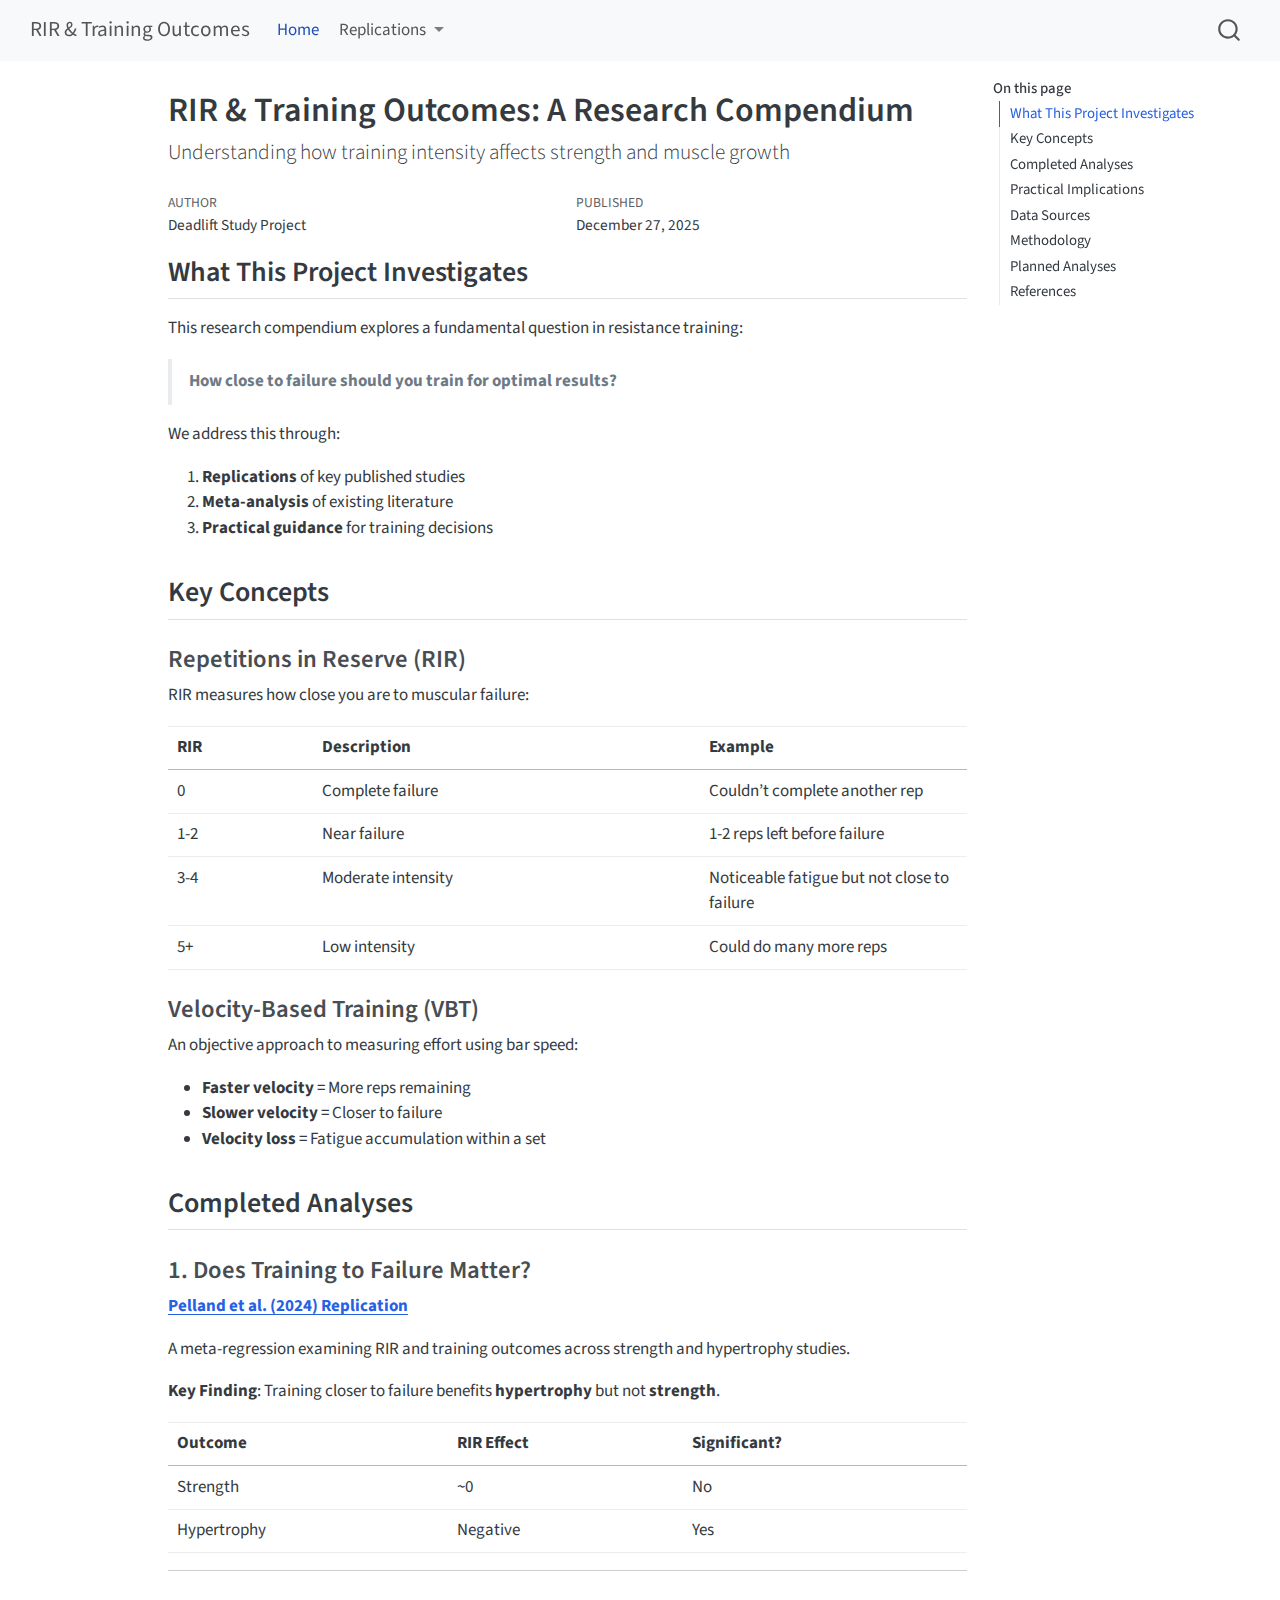
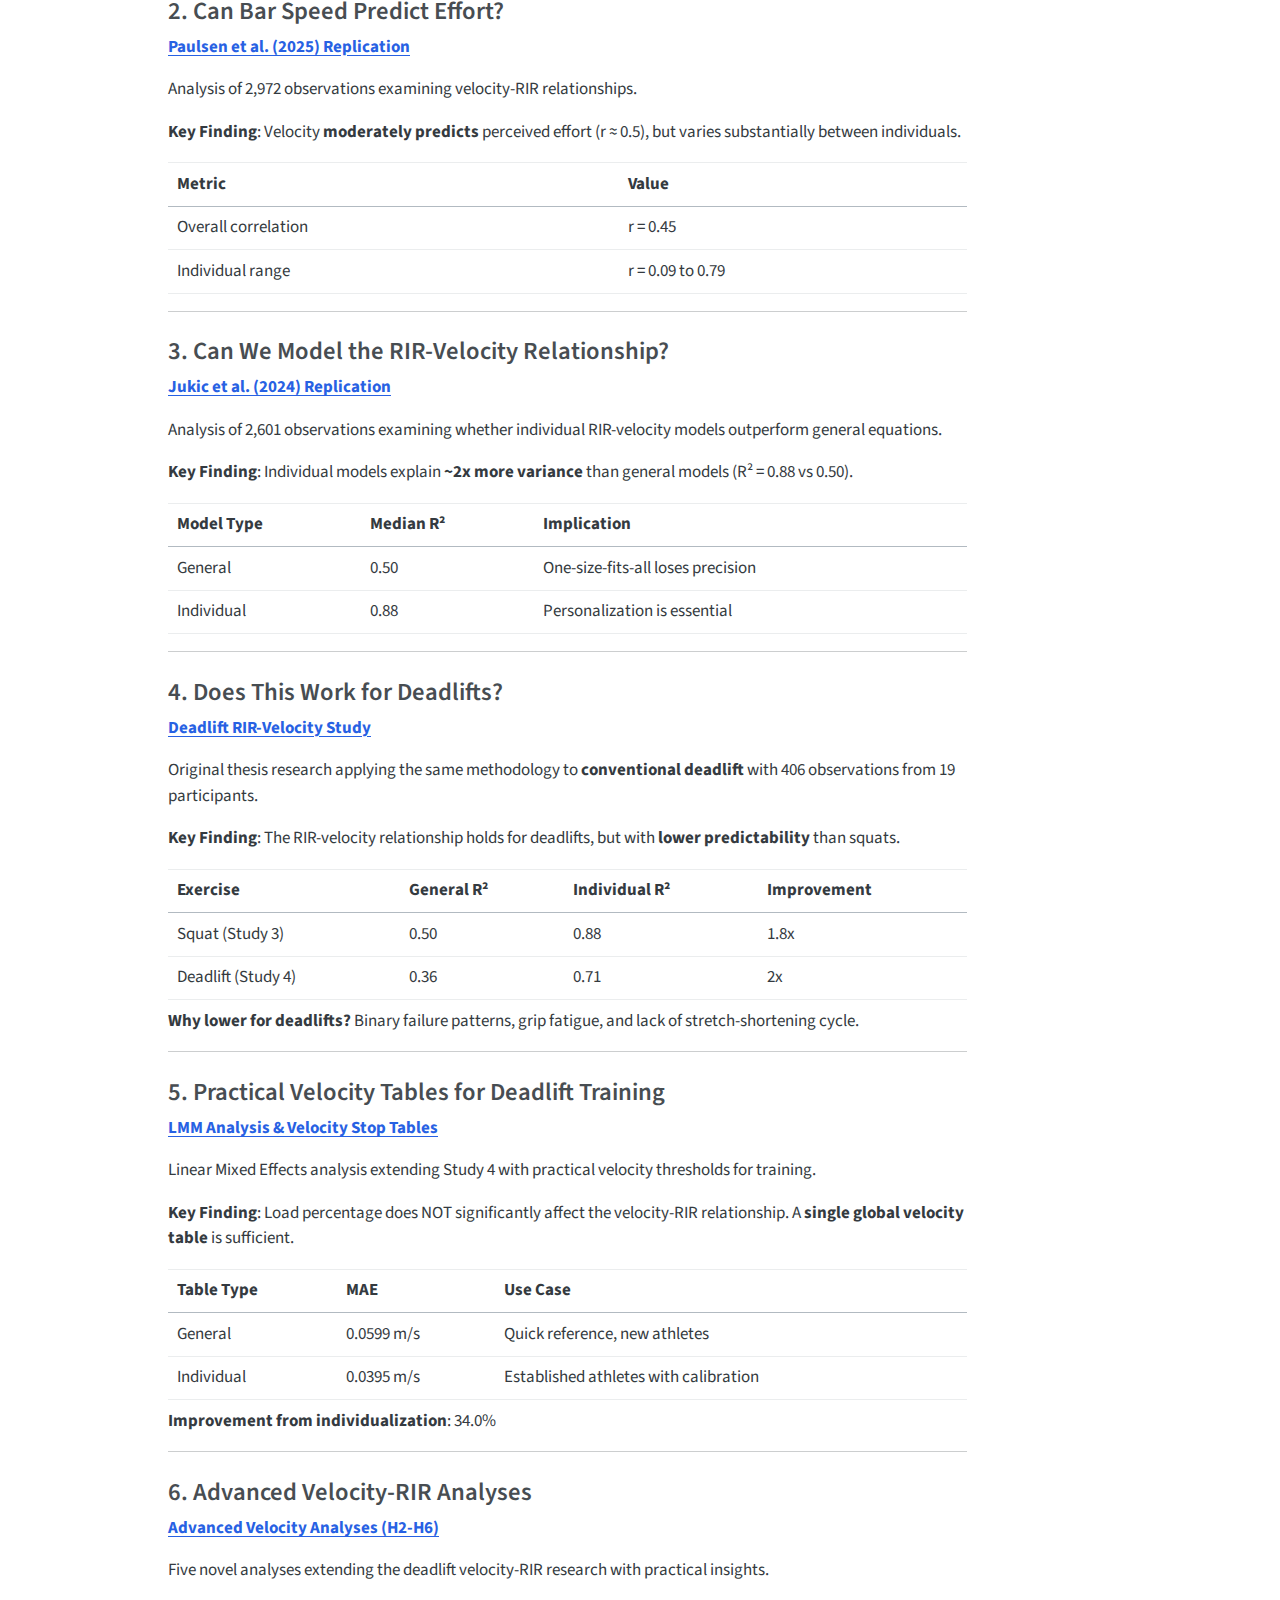
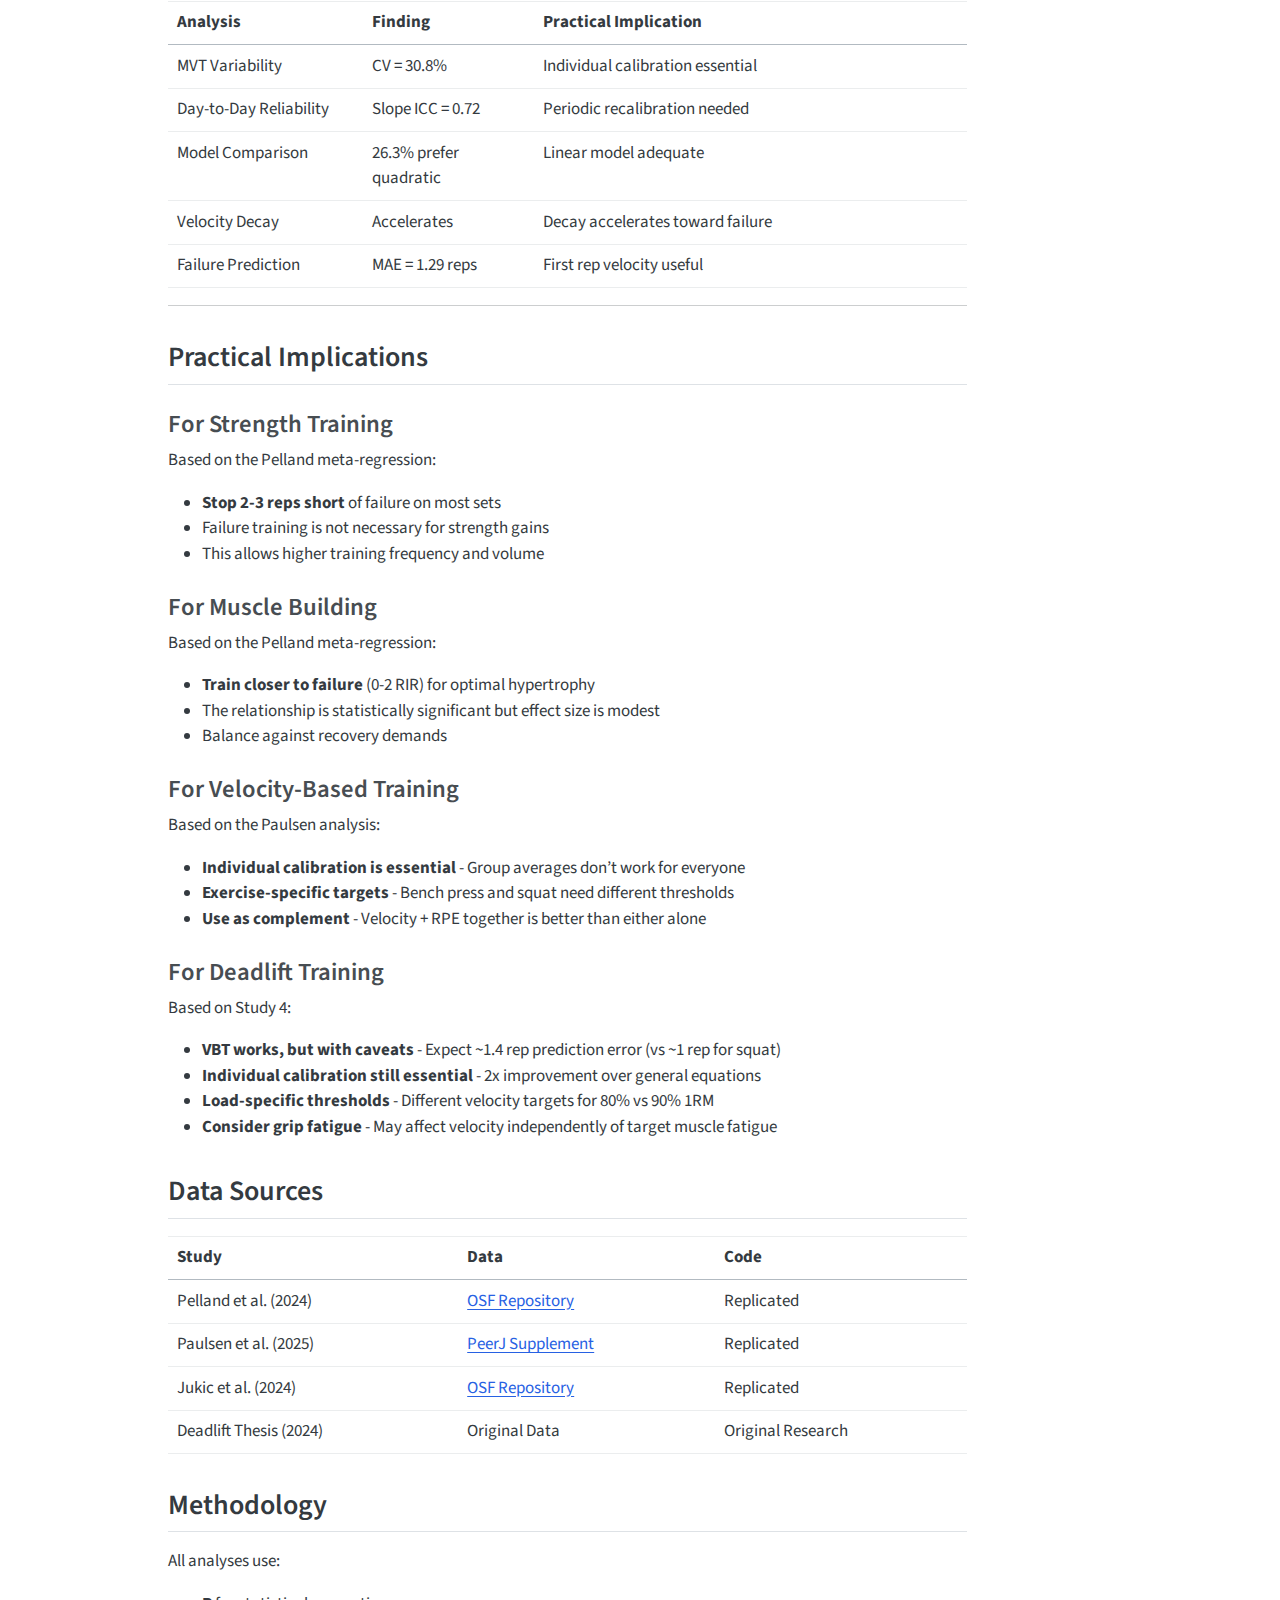
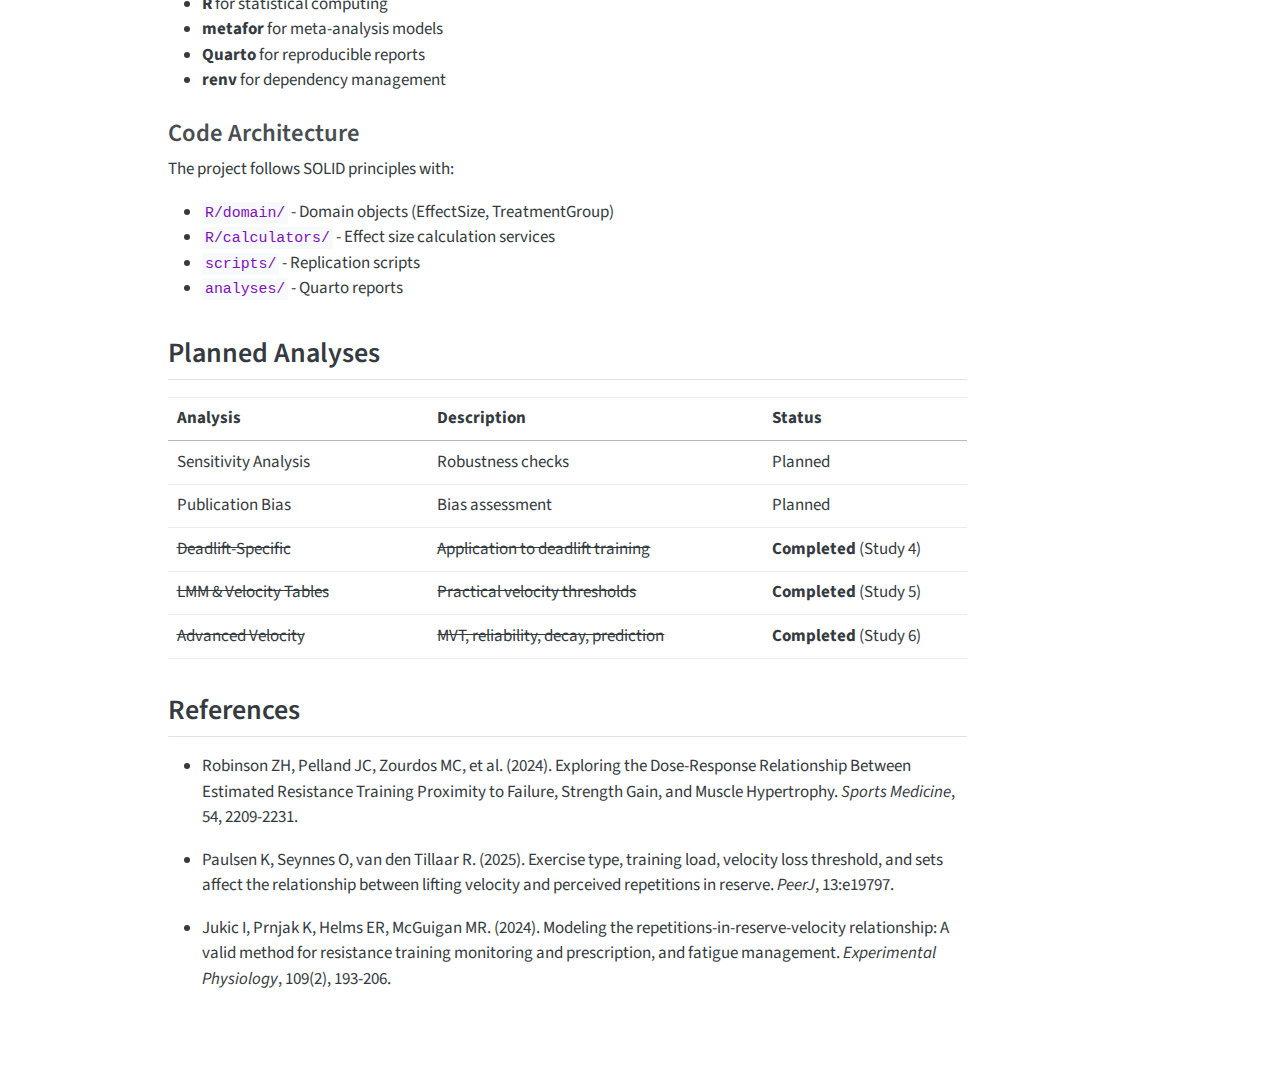
<file: docs/index.html>
<!DOCTYPE html>
<html xmlns="http://www.w3.org/1999/xhtml" lang="en" xml:lang="en"><head>

<meta charset="utf-8">
<meta name="generator" content="quarto-1.4.553">

<meta name="viewport" content="width=device-width, initial-scale=1.0, user-scalable=yes">

<meta name="author" content="Deadlift Study Project">
<meta name="dcterms.date" content="2025-12-27">

<title>RIR &amp; Training Outcomes - RIR &amp; Training Outcomes: A Research Compendium</title>
<style>
code{white-space: pre-wrap;}
span.smallcaps{font-variant: small-caps;}
div.columns{display: flex; gap: min(4vw, 1.5em);}
div.column{flex: auto; overflow-x: auto;}
div.hanging-indent{margin-left: 1.5em; text-indent: -1.5em;}
ul.task-list{list-style: none;}
ul.task-list li input[type="checkbox"] {
  width: 0.8em;
  margin: 0 0.8em 0.2em -1em; /* quarto-specific, see https://github.com/quarto-dev/quarto-cli/issues/4556 */ 
  vertical-align: middle;
}
</style>


<script src="site_libs/quarto-nav/quarto-nav.js"></script>
<script src="site_libs/quarto-nav/headroom.min.js"></script>
<script src="site_libs/clipboard/clipboard.min.js"></script>
<script src="site_libs/quarto-search/autocomplete.umd.js"></script>
<script src="site_libs/quarto-search/fuse.min.js"></script>
<script src="site_libs/quarto-search/quarto-search.js"></script>
<meta name="quarto:offset" content="./">
<script src="site_libs/quarto-html/quarto.js"></script>
<script src="site_libs/quarto-html/popper.min.js"></script>
<script src="site_libs/quarto-html/tippy.umd.min.js"></script>
<script src="site_libs/quarto-html/anchor.min.js"></script>
<link href="site_libs/quarto-html/tippy.css" rel="stylesheet">
<link href="site_libs/quarto-html/quarto-syntax-highlighting.css" rel="stylesheet" id="quarto-text-highlighting-styles">
<script src="site_libs/bootstrap/bootstrap.min.js"></script>
<link href="site_libs/bootstrap/bootstrap-icons.css" rel="stylesheet">
<link href="site_libs/bootstrap/bootstrap.min.css" rel="stylesheet" id="quarto-bootstrap" data-mode="light">
<script id="quarto-search-options" type="application/json">{
  "location": "navbar",
  "copy-button": false,
  "collapse-after": 3,
  "panel-placement": "end",
  "type": "overlay",
  "limit": 50,
  "keyboard-shortcut": [
    "f",
    "/",
    "s"
  ],
  "show-item-context": false,
  "language": {
    "search-no-results-text": "No results",
    "search-matching-documents-text": "matching documents",
    "search-copy-link-title": "Copy link to search",
    "search-hide-matches-text": "Hide additional matches",
    "search-more-match-text": "more match in this document",
    "search-more-matches-text": "more matches in this document",
    "search-clear-button-title": "Clear",
    "search-text-placeholder": "",
    "search-detached-cancel-button-title": "Cancel",
    "search-submit-button-title": "Submit",
    "search-label": "Search"
  }
}</script>


</head>

<body class="nav-fixed">

<div id="quarto-search-results"></div>
  <header id="quarto-header" class="headroom fixed-top">
    <nav class="navbar navbar-expand-lg " data-bs-theme="dark">
      <div class="navbar-container container-fluid">
      <div class="navbar-brand-container mx-auto">
    <a class="navbar-brand" href="./index.html">
    <span class="navbar-title">RIR &amp; Training Outcomes</span>
    </a>
  </div>
            <div id="quarto-search" class="" title="Search"></div>
          <button class="navbar-toggler" type="button" data-bs-toggle="collapse" data-bs-target="#navbarCollapse" aria-controls="navbarCollapse" aria-expanded="false" aria-label="Toggle navigation" onclick="if (window.quartoToggleHeadroom) { window.quartoToggleHeadroom(); }">
  <span class="navbar-toggler-icon"></span>
</button>
          <div class="collapse navbar-collapse" id="navbarCollapse">
            <ul class="navbar-nav navbar-nav-scroll me-auto">
  <li class="nav-item">
    <a class="nav-link active" href="./index.html" aria-current="page"> 
<span class="menu-text">Home</span></a>
  </li>  
  <li class="nav-item dropdown ">
    <a class="nav-link dropdown-toggle" href="#" id="nav-menu-replications" role="button" data-bs-toggle="dropdown" aria-expanded="false">
 <span class="menu-text">Replications</span>
    </a>
    <ul class="dropdown-menu" aria-labelledby="nav-menu-replications">    
        <li>
    <a class="dropdown-item" href="./01_pelland_meta_regression.html">
 <span class="dropdown-text">Pelland Meta-Regression</span></a>
  </li>  
        <li>
    <a class="dropdown-item" href="./02_velocity_rir_relationship.html">
 <span class="dropdown-text">Velocity-RIR Relationship</span></a>
  </li>  
        <li>
    <a class="dropdown-item" href="./03_rir_velocity_modeling.html">
 <span class="dropdown-text">RIR-Velocity Modeling (Squat)</span></a>
  </li>  
        <li>
    <a class="dropdown-item" href="./04_deadlift_rir_velocity.html">
 <span class="dropdown-text">Deadlift RIR-Velocity</span></a>
  </li>  
        <li>
    <a class="dropdown-item" href="./05_deadlift_lmm_analysis.html">
 <span class="dropdown-text">LMM &amp; Velocity Tables</span></a>
  </li>  
        <li>
    <a class="dropdown-item" href="./06_advanced_velocity_analyses.html">
 <span class="dropdown-text">Advanced Velocity Analyses</span></a>
  </li>  
    </ul>
  </li>
</ul>
          </div> <!-- /navcollapse -->
          <div class="quarto-navbar-tools">
</div>
      </div> <!-- /container-fluid -->
    </nav>
</header>
<!-- content -->
<div id="quarto-content" class="quarto-container page-columns page-rows-contents page-layout-article page-navbar">
<!-- sidebar -->
<!-- margin-sidebar -->
    <div id="quarto-margin-sidebar" class="sidebar margin-sidebar">
        <nav id="TOC" role="doc-toc" class="toc-active">
    <h2 id="toc-title">On this page</h2>
   
  <ul class="collapse">
  <li><a href="#what-this-project-investigates" id="toc-what-this-project-investigates" class="nav-link active" data-scroll-target="#what-this-project-investigates">What This Project Investigates</a></li>
  <li><a href="#key-concepts" id="toc-key-concepts" class="nav-link" data-scroll-target="#key-concepts">Key Concepts</a></li>
  <li><a href="#completed-analyses" id="toc-completed-analyses" class="nav-link" data-scroll-target="#completed-analyses">Completed Analyses</a></li>
  <li><a href="#practical-implications" id="toc-practical-implications" class="nav-link" data-scroll-target="#practical-implications">Practical Implications</a></li>
  <li><a href="#data-sources" id="toc-data-sources" class="nav-link" data-scroll-target="#data-sources">Data Sources</a></li>
  <li><a href="#methodology" id="toc-methodology" class="nav-link" data-scroll-target="#methodology">Methodology</a></li>
  <li><a href="#planned-analyses" id="toc-planned-analyses" class="nav-link" data-scroll-target="#planned-analyses">Planned Analyses</a></li>
  <li><a href="#references" id="toc-references" class="nav-link" data-scroll-target="#references">References</a></li>
  </ul>
</nav>
    </div>
<!-- main -->
<main class="content" id="quarto-document-content">

<header id="title-block-header" class="quarto-title-block default">
<div class="quarto-title">
<h1 class="title">RIR &amp; Training Outcomes: A Research Compendium</h1>
<p class="subtitle lead">Understanding how training intensity affects strength and muscle growth</p>
</div>



<div class="quarto-title-meta">

    <div>
    <div class="quarto-title-meta-heading">Author</div>
    <div class="quarto-title-meta-contents">
             <p>Deadlift Study Project </p>
          </div>
  </div>
    
    <div>
    <div class="quarto-title-meta-heading">Published</div>
    <div class="quarto-title-meta-contents">
      <p class="date">December 27, 2025</p>
    </div>
  </div>
  
    
  </div>
  


</header>


<section id="what-this-project-investigates" class="level2">
<h2 class="anchored" data-anchor-id="what-this-project-investigates">What This Project Investigates</h2>
<p>This research compendium explores a fundamental question in resistance training:</p>
<blockquote class="blockquote">
<p><strong>How close to failure should you train for optimal results?</strong></p>
</blockquote>
<p>We address this through:</p>
<ol type="1">
<li><strong>Replications</strong> of key published studies</li>
<li><strong>Meta-analysis</strong> of existing literature</li>
<li><strong>Practical guidance</strong> for training decisions</li>
</ol>
</section>
<section id="key-concepts" class="level2">
<h2 class="anchored" data-anchor-id="key-concepts">Key Concepts</h2>
<section id="repetitions-in-reserve-rir" class="level3">
<h3 class="anchored" data-anchor-id="repetitions-in-reserve-rir">Repetitions in Reserve (RIR)</h3>
<p>RIR measures how close you are to muscular failure:</p>
<table class="table">
<colgroup>
<col style="width: 18%">
<col style="width: 48%">
<col style="width: 33%">
</colgroup>
<thead>
<tr class="header">
<th>RIR</th>
<th>Description</th>
<th>Example</th>
</tr>
</thead>
<tbody>
<tr class="odd">
<td>0</td>
<td>Complete failure</td>
<td>Couldn’t complete another rep</td>
</tr>
<tr class="even">
<td>1-2</td>
<td>Near failure</td>
<td>1-2 reps left before failure</td>
</tr>
<tr class="odd">
<td>3-4</td>
<td>Moderate intensity</td>
<td>Noticeable fatigue but not close to failure</td>
</tr>
<tr class="even">
<td>5+</td>
<td>Low intensity</td>
<td>Could do many more reps</td>
</tr>
</tbody>
</table>
</section>
<section id="velocity-based-training-vbt" class="level3">
<h3 class="anchored" data-anchor-id="velocity-based-training-vbt">Velocity-Based Training (VBT)</h3>
<p>An objective approach to measuring effort using bar speed:</p>
<ul>
<li><strong>Faster velocity</strong> = More reps remaining</li>
<li><strong>Slower velocity</strong> = Closer to failure</li>
<li><strong>Velocity loss</strong> = Fatigue accumulation within a set</li>
</ul>
</section>
</section>
<section id="completed-analyses" class="level2">
<h2 class="anchored" data-anchor-id="completed-analyses">Completed Analyses</h2>
<section id="does-training-to-failure-matter" class="level3">
<h3 class="anchored" data-anchor-id="does-training-to-failure-matter">1. Does Training to Failure Matter?</h3>
<p><strong><a href="./01_pelland_meta_regression.html">Pelland et al.&nbsp;(2024) Replication</a></strong></p>
<p>A meta-regression examining RIR and training outcomes across strength and hypertrophy studies.</p>
<p><strong>Key Finding</strong>: Training closer to failure benefits <strong>hypertrophy</strong> but not <strong>strength</strong>.</p>
<table class="table">
<thead>
<tr class="header">
<th>Outcome</th>
<th>RIR Effect</th>
<th>Significant?</th>
</tr>
</thead>
<tbody>
<tr class="odd">
<td>Strength</td>
<td>~0</td>
<td>No</td>
</tr>
<tr class="even">
<td>Hypertrophy</td>
<td>Negative</td>
<td>Yes</td>
</tr>
</tbody>
</table>
<hr>
</section>
<section id="can-bar-speed-predict-effort" class="level3">
<h3 class="anchored" data-anchor-id="can-bar-speed-predict-effort">2. Can Bar Speed Predict Effort?</h3>
<p><strong><a href="./02_velocity_rir_relationship.html">Paulsen et al.&nbsp;(2025) Replication</a></strong></p>
<p>Analysis of 2,972 observations examining velocity-RIR relationships.</p>
<p><strong>Key Finding</strong>: Velocity <strong>moderately predicts</strong> perceived effort (r ≈ 0.5), but varies substantially between individuals.</p>
<table class="table">
<thead>
<tr class="header">
<th>Metric</th>
<th>Value</th>
</tr>
</thead>
<tbody>
<tr class="odd">
<td>Overall correlation</td>
<td>r = 0.45</td>
</tr>
<tr class="even">
<td>Individual range</td>
<td>r = 0.09 to 0.79</td>
</tr>
</tbody>
</table>
<hr>
</section>
<section id="can-we-model-the-rir-velocity-relationship" class="level3">
<h3 class="anchored" data-anchor-id="can-we-model-the-rir-velocity-relationship">3. Can We Model the RIR-Velocity Relationship?</h3>
<p><strong><a href="./03_rir_velocity_modeling.html">Jukic et al.&nbsp;(2024) Replication</a></strong></p>
<p>Analysis of 2,601 observations examining whether individual RIR-velocity models outperform general equations.</p>
<p><strong>Key Finding</strong>: Individual models explain <strong>~2x more variance</strong> than general models (R² = 0.88 vs 0.50).</p>
<table class="table">
<thead>
<tr class="header">
<th>Model Type</th>
<th>Median R²</th>
<th>Implication</th>
</tr>
</thead>
<tbody>
<tr class="odd">
<td>General</td>
<td>0.50</td>
<td>One-size-fits-all loses precision</td>
</tr>
<tr class="even">
<td>Individual</td>
<td>0.88</td>
<td>Personalization is essential</td>
</tr>
</tbody>
</table>
<hr>
</section>
<section id="does-this-work-for-deadlifts" class="level3">
<h3 class="anchored" data-anchor-id="does-this-work-for-deadlifts">4. Does This Work for Deadlifts?</h3>
<p><strong><a href="./04_deadlift_rir_velocity.html">Deadlift RIR-Velocity Study</a></strong></p>
<p>Original thesis research applying the same methodology to <strong>conventional deadlift</strong> with 406 observations from 19 participants.</p>
<p><strong>Key Finding</strong>: The RIR-velocity relationship holds for deadlifts, but with <strong>lower predictability</strong> than squats.</p>
<table class="table">
<thead>
<tr class="header">
<th>Exercise</th>
<th>General R²</th>
<th>Individual R²</th>
<th>Improvement</th>
</tr>
</thead>
<tbody>
<tr class="odd">
<td>Squat (Study 3)</td>
<td>0.50</td>
<td>0.88</td>
<td>1.8x</td>
</tr>
<tr class="even">
<td>Deadlift (Study 4)</td>
<td>0.36</td>
<td>0.71</td>
<td>2x</td>
</tr>
</tbody>
</table>
<p><strong>Why lower for deadlifts?</strong> Binary failure patterns, grip fatigue, and lack of stretch-shortening cycle.</p>
<hr>
</section>
<section id="practical-velocity-tables-for-deadlift-training" class="level3">
<h3 class="anchored" data-anchor-id="practical-velocity-tables-for-deadlift-training">5. Practical Velocity Tables for Deadlift Training</h3>
<p><strong><a href="./05_deadlift_lmm_analysis.html">LMM Analysis &amp; Velocity Stop Tables</a></strong></p>
<p>Linear Mixed Effects analysis extending Study 4 with practical velocity thresholds for training.</p>
<p><strong>Key Finding</strong>: Load percentage does NOT significantly affect the velocity-RIR relationship. A <strong>single global velocity table</strong> is sufficient.</p>
<table class="table">
<thead>
<tr class="header">
<th>Table Type</th>
<th>MAE</th>
<th>Use Case</th>
</tr>
</thead>
<tbody>
<tr class="odd">
<td>General</td>
<td>0.0599 m/s</td>
<td>Quick reference, new athletes</td>
</tr>
<tr class="even">
<td>Individual</td>
<td>0.0395 m/s</td>
<td>Established athletes with calibration</td>
</tr>
</tbody>
</table>
<p><strong>Improvement from individualization</strong>: 34.0%</p>
<hr>
</section>
<section id="advanced-velocity-rir-analyses" class="level3">
<h3 class="anchored" data-anchor-id="advanced-velocity-rir-analyses">6. Advanced Velocity-RIR Analyses</h3>
<p><strong><a href="./06_advanced_velocity_analyses.html">Advanced Velocity Analyses (H2-H6)</a></strong></p>
<p>Five novel analyses extending the deadlift velocity-RIR research with practical insights.</p>
<table class="table">
<colgroup>
<col style="width: 24%">
<col style="width: 21%">
<col style="width: 53%">
</colgroup>
<thead>
<tr class="header">
<th>Analysis</th>
<th>Finding</th>
<th>Practical Implication</th>
</tr>
</thead>
<tbody>
<tr class="odd">
<td>MVT Variability</td>
<td>CV = 30.8%</td>
<td>Individual calibration essential</td>
</tr>
<tr class="even">
<td>Day-to-Day Reliability</td>
<td>Slope ICC = 0.72</td>
<td>Periodic recalibration needed</td>
</tr>
<tr class="odd">
<td>Model Comparison</td>
<td>26.3% prefer quadratic</td>
<td>Linear model adequate</td>
</tr>
<tr class="even">
<td>Velocity Decay</td>
<td>Accelerates</td>
<td>Decay accelerates toward failure</td>
</tr>
<tr class="odd">
<td>Failure Prediction</td>
<td>MAE = 1.29 reps</td>
<td>First rep velocity useful</td>
</tr>
</tbody>
</table>
<hr>
</section>
</section>
<section id="practical-implications" class="level2">
<h2 class="anchored" data-anchor-id="practical-implications">Practical Implications</h2>
<section id="for-strength-training" class="level3">
<h3 class="anchored" data-anchor-id="for-strength-training">For Strength Training</h3>
<p>Based on the Pelland meta-regression:</p>
<ul>
<li><strong>Stop 2-3 reps short</strong> of failure on most sets</li>
<li>Failure training is not necessary for strength gains</li>
<li>This allows higher training frequency and volume</li>
</ul>
</section>
<section id="for-muscle-building" class="level3">
<h3 class="anchored" data-anchor-id="for-muscle-building">For Muscle Building</h3>
<p>Based on the Pelland meta-regression:</p>
<ul>
<li><strong>Train closer to failure</strong> (0-2 RIR) for optimal hypertrophy</li>
<li>The relationship is statistically significant but effect size is modest</li>
<li>Balance against recovery demands</li>
</ul>
</section>
<section id="for-velocity-based-training" class="level3">
<h3 class="anchored" data-anchor-id="for-velocity-based-training">For Velocity-Based Training</h3>
<p>Based on the Paulsen analysis:</p>
<ul>
<li><strong>Individual calibration is essential</strong> - Group averages don’t work for everyone</li>
<li><strong>Exercise-specific targets</strong> - Bench press and squat need different thresholds</li>
<li><strong>Use as complement</strong> - Velocity + RPE together is better than either alone</li>
</ul>
</section>
<section id="for-deadlift-training" class="level3">
<h3 class="anchored" data-anchor-id="for-deadlift-training">For Deadlift Training</h3>
<p>Based on Study 4:</p>
<ul>
<li><strong>VBT works, but with caveats</strong> - Expect ~1.4 rep prediction error (vs ~1 rep for squat)</li>
<li><strong>Individual calibration still essential</strong> - 2x improvement over general equations</li>
<li><strong>Load-specific thresholds</strong> - Different velocity targets for 80% vs 90% 1RM</li>
<li><strong>Consider grip fatigue</strong> - May affect velocity independently of target muscle fatigue</li>
</ul>
</section>
</section>
<section id="data-sources" class="level2">
<h2 class="anchored" data-anchor-id="data-sources">Data Sources</h2>
<table class="table">
<thead>
<tr class="header">
<th>Study</th>
<th>Data</th>
<th>Code</th>
</tr>
</thead>
<tbody>
<tr class="odd">
<td>Pelland et al.&nbsp;(2024)</td>
<td><a href="https://osf.io/7knsj/">OSF Repository</a></td>
<td>Replicated</td>
</tr>
<tr class="even">
<td>Paulsen et al.&nbsp;(2025)</td>
<td><a href="https://peerj.com/articles/19797/">PeerJ Supplement</a></td>
<td>Replicated</td>
</tr>
<tr class="odd">
<td>Jukic et al.&nbsp;(2024)</td>
<td><a href="https://osf.io/5ejcp/">OSF Repository</a></td>
<td>Replicated</td>
</tr>
<tr class="even">
<td>Deadlift Thesis (2024)</td>
<td>Original Data</td>
<td>Original Research</td>
</tr>
</tbody>
</table>
</section>
<section id="methodology" class="level2">
<h2 class="anchored" data-anchor-id="methodology">Methodology</h2>
<p>All analyses use:</p>
<ul>
<li><strong>R</strong> for statistical computing</li>
<li><strong>metafor</strong> for meta-analysis models</li>
<li><strong>Quarto</strong> for reproducible reports</li>
<li><strong>renv</strong> for dependency management</li>
</ul>
<section id="code-architecture" class="level3">
<h3 class="anchored" data-anchor-id="code-architecture">Code Architecture</h3>
<p>The project follows SOLID principles with:</p>
<ul>
<li><code>R/domain/</code> - Domain objects (EffectSize, TreatmentGroup)</li>
<li><code>R/calculators/</code> - Effect size calculation services</li>
<li><code>scripts/</code> - Replication scripts</li>
<li><code>analyses/</code> - Quarto reports</li>
</ul>
</section>
</section>
<section id="planned-analyses" class="level2">
<h2 class="anchored" data-anchor-id="planned-analyses">Planned Analyses</h2>
<table class="table">
<colgroup>
<col style="width: 32%">
<col style="width: 41%">
<col style="width: 25%">
</colgroup>
<thead>
<tr class="header">
<th>Analysis</th>
<th>Description</th>
<th>Status</th>
</tr>
</thead>
<tbody>
<tr class="odd">
<td>Sensitivity Analysis</td>
<td>Robustness checks</td>
<td>Planned</td>
</tr>
<tr class="even">
<td>Publication Bias</td>
<td>Bias assessment</td>
<td>Planned</td>
</tr>
<tr class="odd">
<td><del>Deadlift-Specific</del></td>
<td><del>Application to deadlift training</del></td>
<td><strong>Completed</strong> (Study 4)</td>
</tr>
<tr class="even">
<td><del>LMM &amp; Velocity Tables</del></td>
<td><del>Practical velocity thresholds</del></td>
<td><strong>Completed</strong> (Study 5)</td>
</tr>
<tr class="odd">
<td><del>Advanced Velocity</del></td>
<td><del>MVT, reliability, decay, prediction</del></td>
<td><strong>Completed</strong> (Study 6)</td>
</tr>
</tbody>
</table>
</section>
<section id="references" class="level2">
<h2 class="anchored" data-anchor-id="references">References</h2>
<ul>
<li><p>Robinson ZH, Pelland JC, Zourdos MC, et al.&nbsp;(2024). Exploring the Dose-Response Relationship Between Estimated Resistance Training Proximity to Failure, Strength Gain, and Muscle Hypertrophy. <em>Sports Medicine</em>, 54, 2209-2231.</p></li>
<li><p>Paulsen K, Seynnes O, van den Tillaar R. (2025). Exercise type, training load, velocity loss threshold, and sets affect the relationship between lifting velocity and perceived repetitions in reserve. <em>PeerJ</em>, 13:e19797.</p></li>
<li><p>Jukic I, Prnjak K, Helms ER, McGuigan MR. (2024). Modeling the repetitions-in-reserve-velocity relationship: A valid method for resistance training monitoring and prescription, and fatigue management. <em>Experimental Physiology</em>, 109(2), 193-206.</p></li>
</ul>


</section>

</main> <!-- /main -->
<script id="quarto-html-after-body" type="application/javascript">
window.document.addEventListener("DOMContentLoaded", function (event) {
  const toggleBodyColorMode = (bsSheetEl) => {
    const mode = bsSheetEl.getAttribute("data-mode");
    const bodyEl = window.document.querySelector("body");
    if (mode === "dark") {
      bodyEl.classList.add("quarto-dark");
      bodyEl.classList.remove("quarto-light");
    } else {
      bodyEl.classList.add("quarto-light");
      bodyEl.classList.remove("quarto-dark");
    }
  }
  const toggleBodyColorPrimary = () => {
    const bsSheetEl = window.document.querySelector("link#quarto-bootstrap");
    if (bsSheetEl) {
      toggleBodyColorMode(bsSheetEl);
    }
  }
  toggleBodyColorPrimary();  
  const icon = "";
  const anchorJS = new window.AnchorJS();
  anchorJS.options = {
    placement: 'right',
    icon: icon
  };
  anchorJS.add('.anchored');
  const isCodeAnnotation = (el) => {
    for (const clz of el.classList) {
      if (clz.startsWith('code-annotation-')) {                     
        return true;
      }
    }
    return false;
  }
  const clipboard = new window.ClipboardJS('.code-copy-button', {
    text: function(trigger) {
      const codeEl = trigger.previousElementSibling.cloneNode(true);
      for (const childEl of codeEl.children) {
        if (isCodeAnnotation(childEl)) {
          childEl.remove();
        }
      }
      return codeEl.innerText;
    }
  });
  clipboard.on('success', function(e) {
    // button target
    const button = e.trigger;
    // don't keep focus
    button.blur();
    // flash "checked"
    button.classList.add('code-copy-button-checked');
    var currentTitle = button.getAttribute("title");
    button.setAttribute("title", "Copied!");
    let tooltip;
    if (window.bootstrap) {
      button.setAttribute("data-bs-toggle", "tooltip");
      button.setAttribute("data-bs-placement", "left");
      button.setAttribute("data-bs-title", "Copied!");
      tooltip = new bootstrap.Tooltip(button, 
        { trigger: "manual", 
          customClass: "code-copy-button-tooltip",
          offset: [0, -8]});
      tooltip.show();    
    }
    setTimeout(function() {
      if (tooltip) {
        tooltip.hide();
        button.removeAttribute("data-bs-title");
        button.removeAttribute("data-bs-toggle");
        button.removeAttribute("data-bs-placement");
      }
      button.setAttribute("title", currentTitle);
      button.classList.remove('code-copy-button-checked');
    }, 1000);
    // clear code selection
    e.clearSelection();
  });
    var localhostRegex = new RegExp(/^(?:http|https):\/\/localhost\:?[0-9]*\//);
    var mailtoRegex = new RegExp(/^mailto:/);
      var filterRegex = new RegExp('/' + window.location.host + '/');
    var isInternal = (href) => {
        return filterRegex.test(href) || localhostRegex.test(href) || mailtoRegex.test(href);
    }
    // Inspect non-navigation links and adorn them if external
 	var links = window.document.querySelectorAll('a[href]:not(.nav-link):not(.navbar-brand):not(.toc-action):not(.sidebar-link):not(.sidebar-item-toggle):not(.pagination-link):not(.no-external):not([aria-hidden]):not(.dropdown-item):not(.quarto-navigation-tool)');
    for (var i=0; i<links.length; i++) {
      const link = links[i];
      if (!isInternal(link.href)) {
        // undo the damage that might have been done by quarto-nav.js in the case of
        // links that we want to consider external
        if (link.dataset.originalHref !== undefined) {
          link.href = link.dataset.originalHref;
        }
      }
    }
  function tippyHover(el, contentFn, onTriggerFn, onUntriggerFn) {
    const config = {
      allowHTML: true,
      maxWidth: 500,
      delay: 100,
      arrow: false,
      appendTo: function(el) {
          return el.parentElement;
      },
      interactive: true,
      interactiveBorder: 10,
      theme: 'quarto',
      placement: 'bottom-start',
    };
    if (contentFn) {
      config.content = contentFn;
    }
    if (onTriggerFn) {
      config.onTrigger = onTriggerFn;
    }
    if (onUntriggerFn) {
      config.onUntrigger = onUntriggerFn;
    }
    window.tippy(el, config); 
  }
  const noterefs = window.document.querySelectorAll('a[role="doc-noteref"]');
  for (var i=0; i<noterefs.length; i++) {
    const ref = noterefs[i];
    tippyHover(ref, function() {
      // use id or data attribute instead here
      let href = ref.getAttribute('data-footnote-href') || ref.getAttribute('href');
      try { href = new URL(href).hash; } catch {}
      const id = href.replace(/^#\/?/, "");
      const note = window.document.getElementById(id);
      if (note) {
        return note.innerHTML;
      } else {
        return "";
      }
    });
  }
  const xrefs = window.document.querySelectorAll('a.quarto-xref');
  const processXRef = (id, note) => {
    // Strip column container classes
    const stripColumnClz = (el) => {
      el.classList.remove("page-full", "page-columns");
      if (el.children) {
        for (const child of el.children) {
          stripColumnClz(child);
        }
      }
    }
    stripColumnClz(note)
    if (id === null || id.startsWith('sec-')) {
      // Special case sections, only their first couple elements
      const container = document.createElement("div");
      if (note.children && note.children.length > 2) {
        container.appendChild(note.children[0].cloneNode(true));
        for (let i = 1; i < note.children.length; i++) {
          const child = note.children[i];
          if (child.tagName === "P" && child.innerText === "") {
            continue;
          } else {
            container.appendChild(child.cloneNode(true));
            break;
          }
        }
        if (window.Quarto?.typesetMath) {
          window.Quarto.typesetMath(container);
        }
        return container.innerHTML
      } else {
        if (window.Quarto?.typesetMath) {
          window.Quarto.typesetMath(note);
        }
        return note.innerHTML;
      }
    } else {
      // Remove any anchor links if they are present
      const anchorLink = note.querySelector('a.anchorjs-link');
      if (anchorLink) {
        anchorLink.remove();
      }
      if (window.Quarto?.typesetMath) {
        window.Quarto.typesetMath(note);
      }
      // TODO in 1.5, we should make sure this works without a callout special case
      if (note.classList.contains("callout")) {
        return note.outerHTML;
      } else {
        return note.innerHTML;
      }
    }
  }
  for (var i=0; i<xrefs.length; i++) {
    const xref = xrefs[i];
    tippyHover(xref, undefined, function(instance) {
      instance.disable();
      let url = xref.getAttribute('href');
      let hash = undefined; 
      if (url.startsWith('#')) {
        hash = url;
      } else {
        try { hash = new URL(url).hash; } catch {}
      }
      if (hash) {
        const id = hash.replace(/^#\/?/, "");
        const note = window.document.getElementById(id);
        if (note !== null) {
          try {
            const html = processXRef(id, note.cloneNode(true));
            instance.setContent(html);
          } finally {
            instance.enable();
            instance.show();
          }
        } else {
          // See if we can fetch this
          fetch(url.split('#')[0])
          .then(res => res.text())
          .then(html => {
            const parser = new DOMParser();
            const htmlDoc = parser.parseFromString(html, "text/html");
            const note = htmlDoc.getElementById(id);
            if (note !== null) {
              const html = processXRef(id, note);
              instance.setContent(html);
            } 
          }).finally(() => {
            instance.enable();
            instance.show();
          });
        }
      } else {
        // See if we can fetch a full url (with no hash to target)
        // This is a special case and we should probably do some content thinning / targeting
        fetch(url)
        .then(res => res.text())
        .then(html => {
          const parser = new DOMParser();
          const htmlDoc = parser.parseFromString(html, "text/html");
          const note = htmlDoc.querySelector('main.content');
          if (note !== null) {
            // This should only happen for chapter cross references
            // (since there is no id in the URL)
            // remove the first header
            if (note.children.length > 0 && note.children[0].tagName === "HEADER") {
              note.children[0].remove();
            }
            const html = processXRef(null, note);
            instance.setContent(html);
          } 
        }).finally(() => {
          instance.enable();
          instance.show();
        });
      }
    }, function(instance) {
    });
  }
      let selectedAnnoteEl;
      const selectorForAnnotation = ( cell, annotation) => {
        let cellAttr = 'data-code-cell="' + cell + '"';
        let lineAttr = 'data-code-annotation="' +  annotation + '"';
        const selector = 'span[' + cellAttr + '][' + lineAttr + ']';
        return selector;
      }
      const selectCodeLines = (annoteEl) => {
        const doc = window.document;
        const targetCell = annoteEl.getAttribute("data-target-cell");
        const targetAnnotation = annoteEl.getAttribute("data-target-annotation");
        const annoteSpan = window.document.querySelector(selectorForAnnotation(targetCell, targetAnnotation));
        const lines = annoteSpan.getAttribute("data-code-lines").split(",");
        const lineIds = lines.map((line) => {
          return targetCell + "-" + line;
        })
        let top = null;
        let height = null;
        let parent = null;
        if (lineIds.length > 0) {
            //compute the position of the single el (top and bottom and make a div)
            const el = window.document.getElementById(lineIds[0]);
            top = el.offsetTop;
            height = el.offsetHeight;
            parent = el.parentElement.parentElement;
          if (lineIds.length > 1) {
            const lastEl = window.document.getElementById(lineIds[lineIds.length - 1]);
            const bottom = lastEl.offsetTop + lastEl.offsetHeight;
            height = bottom - top;
          }
          if (top !== null && height !== null && parent !== null) {
            // cook up a div (if necessary) and position it 
            let div = window.document.getElementById("code-annotation-line-highlight");
            if (div === null) {
              div = window.document.createElement("div");
              div.setAttribute("id", "code-annotation-line-highlight");
              div.style.position = 'absolute';
              parent.appendChild(div);
            }
            div.style.top = top - 2 + "px";
            div.style.height = height + 4 + "px";
            div.style.left = 0;
            let gutterDiv = window.document.getElementById("code-annotation-line-highlight-gutter");
            if (gutterDiv === null) {
              gutterDiv = window.document.createElement("div");
              gutterDiv.setAttribute("id", "code-annotation-line-highlight-gutter");
              gutterDiv.style.position = 'absolute';
              const codeCell = window.document.getElementById(targetCell);
              const gutter = codeCell.querySelector('.code-annotation-gutter');
              gutter.appendChild(gutterDiv);
            }
            gutterDiv.style.top = top - 2 + "px";
            gutterDiv.style.height = height + 4 + "px";
          }
          selectedAnnoteEl = annoteEl;
        }
      };
      const unselectCodeLines = () => {
        const elementsIds = ["code-annotation-line-highlight", "code-annotation-line-highlight-gutter"];
        elementsIds.forEach((elId) => {
          const div = window.document.getElementById(elId);
          if (div) {
            div.remove();
          }
        });
        selectedAnnoteEl = undefined;
      };
        // Handle positioning of the toggle
    window.addEventListener(
      "resize",
      throttle(() => {
        elRect = undefined;
        if (selectedAnnoteEl) {
          selectCodeLines(selectedAnnoteEl);
        }
      }, 10)
    );
    function throttle(fn, ms) {
    let throttle = false;
    let timer;
      return (...args) => {
        if(!throttle) { // first call gets through
            fn.apply(this, args);
            throttle = true;
        } else { // all the others get throttled
            if(timer) clearTimeout(timer); // cancel #2
            timer = setTimeout(() => {
              fn.apply(this, args);
              timer = throttle = false;
            }, ms);
        }
      };
    }
      // Attach click handler to the DT
      const annoteDls = window.document.querySelectorAll('dt[data-target-cell]');
      for (const annoteDlNode of annoteDls) {
        annoteDlNode.addEventListener('click', (event) => {
          const clickedEl = event.target;
          if (clickedEl !== selectedAnnoteEl) {
            unselectCodeLines();
            const activeEl = window.document.querySelector('dt[data-target-cell].code-annotation-active');
            if (activeEl) {
              activeEl.classList.remove('code-annotation-active');
            }
            selectCodeLines(clickedEl);
            clickedEl.classList.add('code-annotation-active');
          } else {
            // Unselect the line
            unselectCodeLines();
            clickedEl.classList.remove('code-annotation-active');
          }
        });
      }
  const findCites = (el) => {
    const parentEl = el.parentElement;
    if (parentEl) {
      const cites = parentEl.dataset.cites;
      if (cites) {
        return {
          el,
          cites: cites.split(' ')
        };
      } else {
        return findCites(el.parentElement)
      }
    } else {
      return undefined;
    }
  };
  var bibliorefs = window.document.querySelectorAll('a[role="doc-biblioref"]');
  for (var i=0; i<bibliorefs.length; i++) {
    const ref = bibliorefs[i];
    const citeInfo = findCites(ref);
    if (citeInfo) {
      tippyHover(citeInfo.el, function() {
        var popup = window.document.createElement('div');
        citeInfo.cites.forEach(function(cite) {
          var citeDiv = window.document.createElement('div');
          citeDiv.classList.add('hanging-indent');
          citeDiv.classList.add('csl-entry');
          var biblioDiv = window.document.getElementById('ref-' + cite);
          if (biblioDiv) {
            citeDiv.innerHTML = biblioDiv.innerHTML;
          }
          popup.appendChild(citeDiv);
        });
        return popup.innerHTML;
      });
    }
  }
});
</script>
</div> <!-- /content -->




</body></html>
</file>
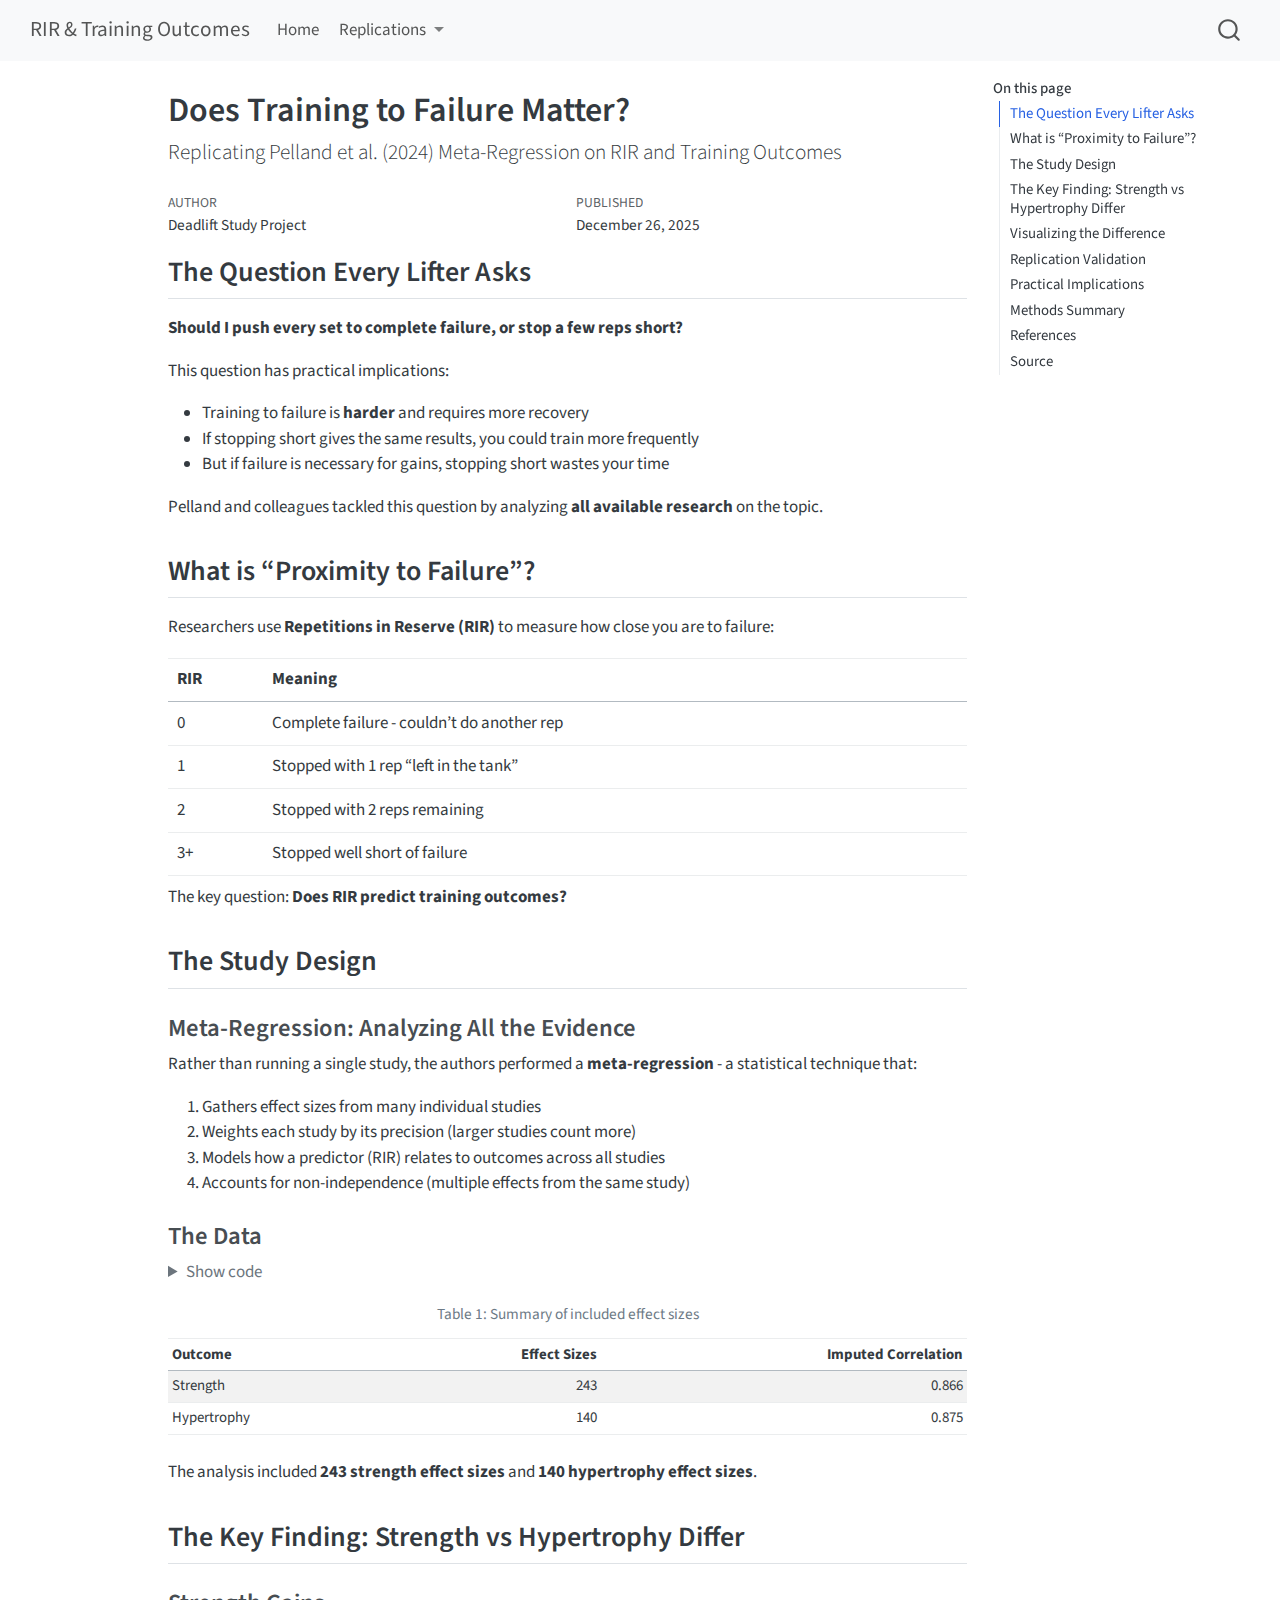
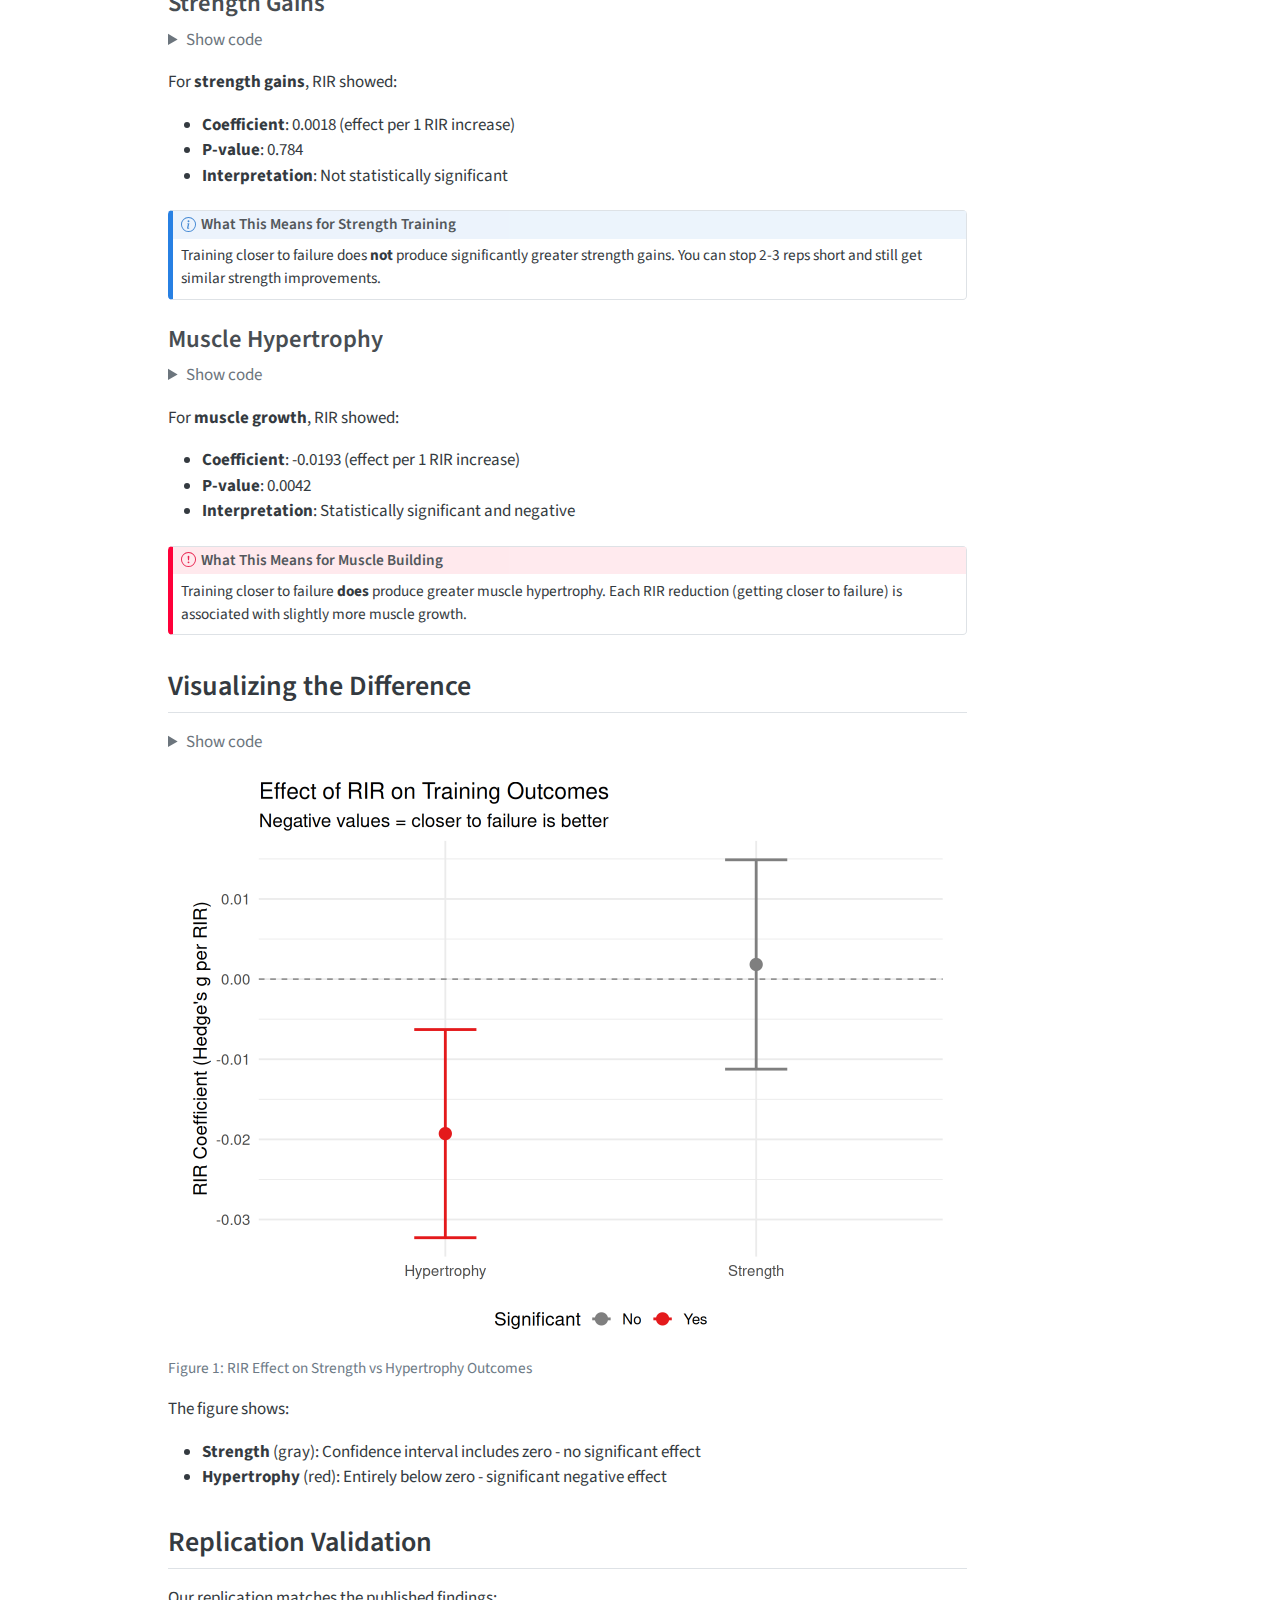
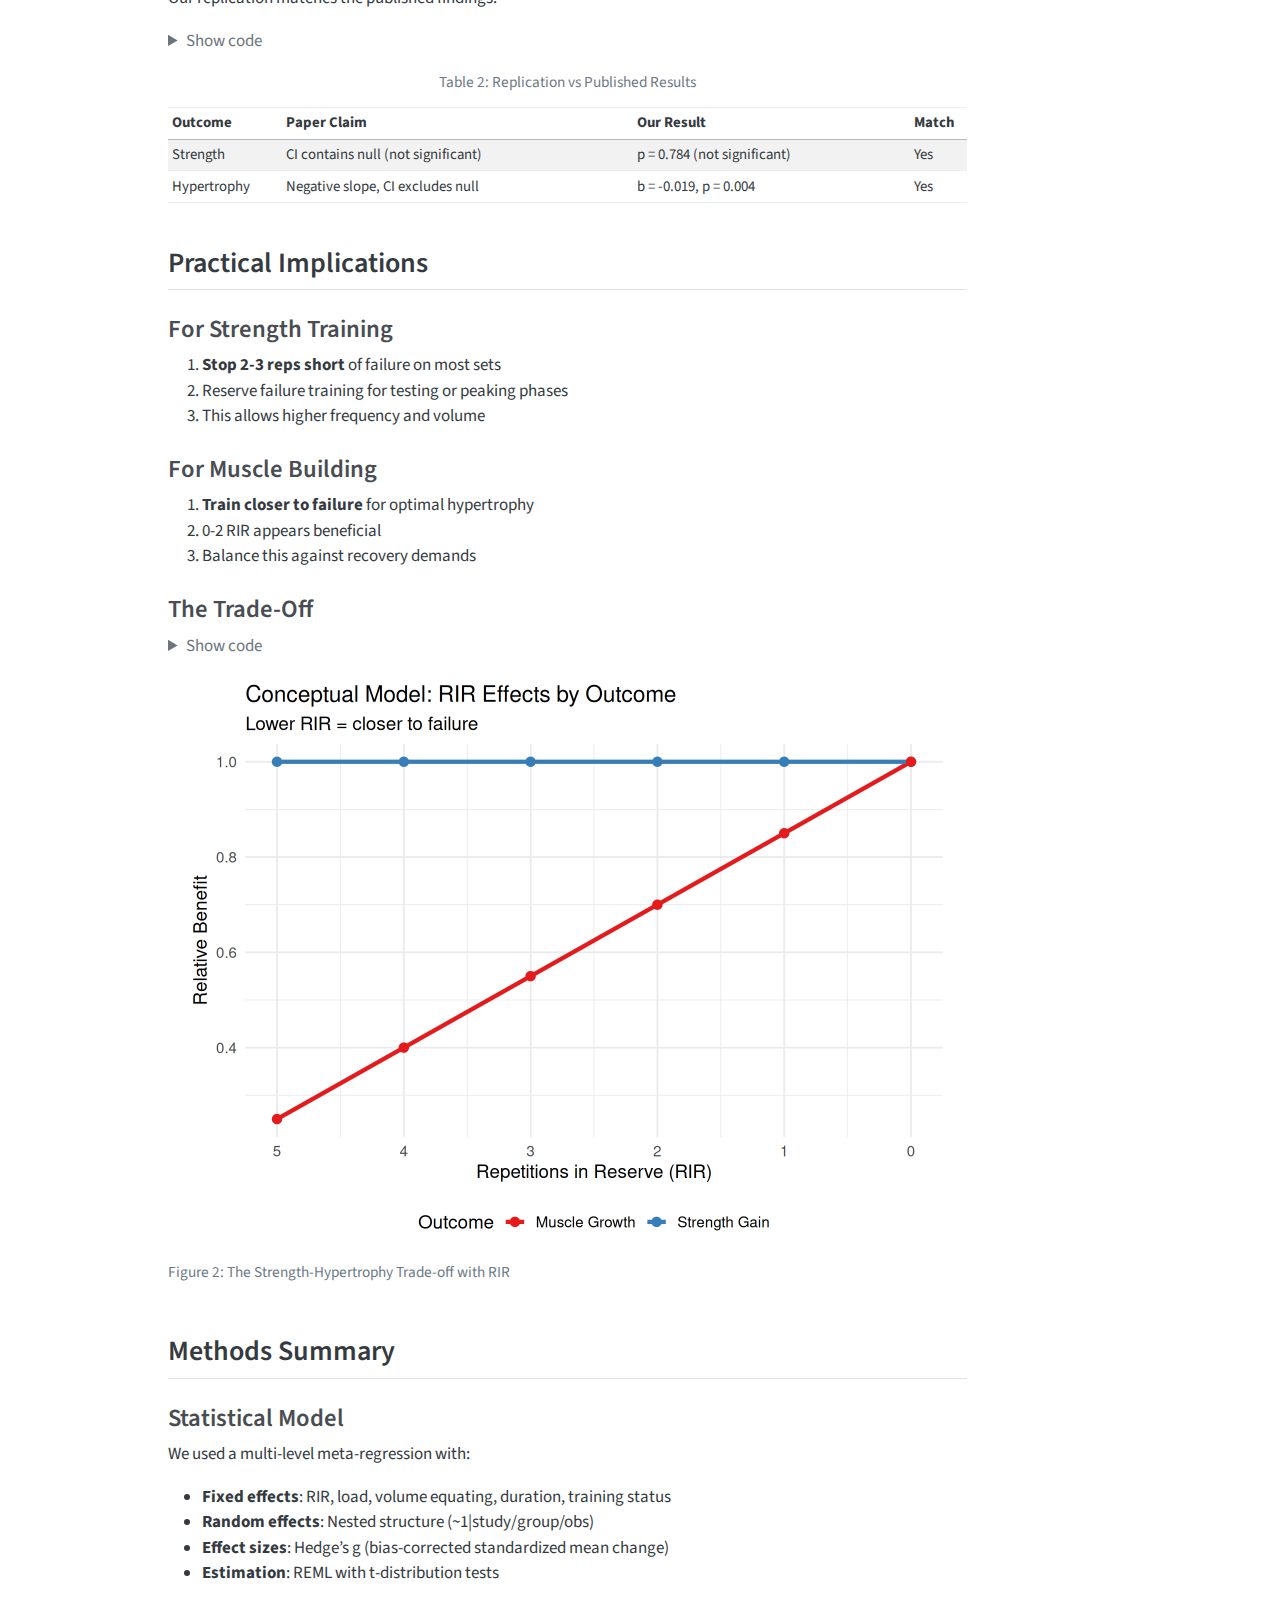
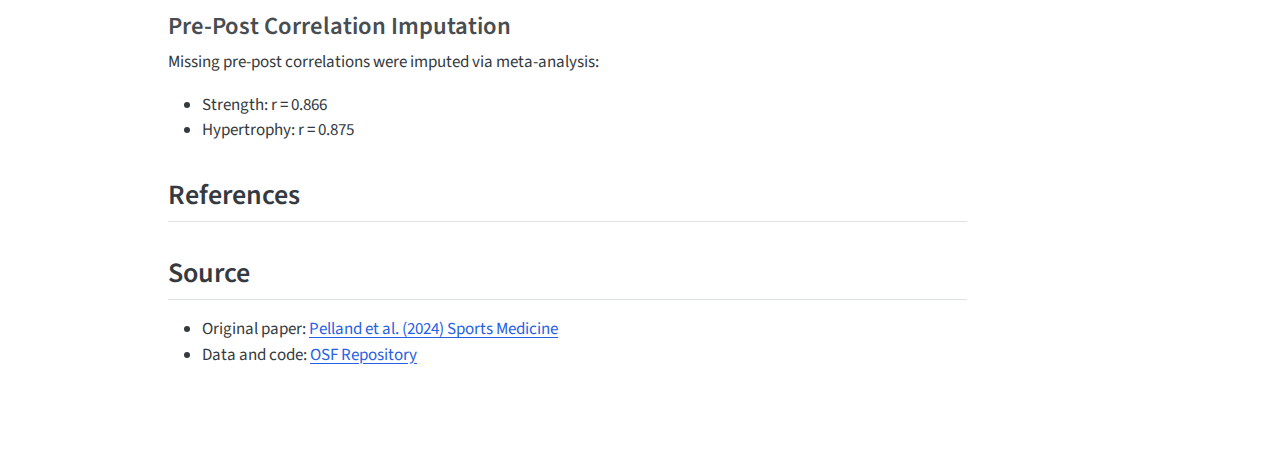
<file: docs/01_pelland_meta_regression.html>
<!DOCTYPE html>
<html xmlns="http://www.w3.org/1999/xhtml" lang="en" xml:lang="en"><head>

<meta charset="utf-8">
<meta name="generator" content="quarto-1.4.553">

<meta name="viewport" content="width=device-width, initial-scale=1.0, user-scalable=yes">

<meta name="author" content="Deadlift Study Project">
<meta name="dcterms.date" content="2025-12-26">

<title>RIR &amp; Training Outcomes - Does Training to Failure Matter?</title>
<style>
code{white-space: pre-wrap;}
span.smallcaps{font-variant: small-caps;}
div.columns{display: flex; gap: min(4vw, 1.5em);}
div.column{flex: auto; overflow-x: auto;}
div.hanging-indent{margin-left: 1.5em; text-indent: -1.5em;}
ul.task-list{list-style: none;}
ul.task-list li input[type="checkbox"] {
  width: 0.8em;
  margin: 0 0.8em 0.2em -1em; /* quarto-specific, see https://github.com/quarto-dev/quarto-cli/issues/4556 */ 
  vertical-align: middle;
}
/* CSS for syntax highlighting */
pre > code.sourceCode { white-space: pre; position: relative; }
pre > code.sourceCode > span { line-height: 1.25; }
pre > code.sourceCode > span:empty { height: 1.2em; }
.sourceCode { overflow: visible; }
code.sourceCode > span { color: inherit; text-decoration: inherit; }
div.sourceCode { margin: 1em 0; }
pre.sourceCode { margin: 0; }
@media screen {
div.sourceCode { overflow: auto; }
}
@media print {
pre > code.sourceCode { white-space: pre-wrap; }
pre > code.sourceCode > span { text-indent: -5em; padding-left: 5em; }
}
pre.numberSource code
  { counter-reset: source-line 0; }
pre.numberSource code > span
  { position: relative; left: -4em; counter-increment: source-line; }
pre.numberSource code > span > a:first-child::before
  { content: counter(source-line);
    position: relative; left: -1em; text-align: right; vertical-align: baseline;
    border: none; display: inline-block;
    -webkit-touch-callout: none; -webkit-user-select: none;
    -khtml-user-select: none; -moz-user-select: none;
    -ms-user-select: none; user-select: none;
    padding: 0 4px; width: 4em;
  }
pre.numberSource { margin-left: 3em;  padding-left: 4px; }
div.sourceCode
  {   }
@media screen {
pre > code.sourceCode > span > a:first-child::before { text-decoration: underline; }
}
/* CSS for citations */
div.csl-bib-body { }
div.csl-entry {
  clear: both;
}
.hanging-indent div.csl-entry {
  margin-left:2em;
  text-indent:-2em;
}
div.csl-left-margin {
  min-width:2em;
  float:left;
}
div.csl-right-inline {
  margin-left:2em;
  padding-left:1em;
}
div.csl-indent {
  margin-left: 2em;
}</style>


<script src="site_libs/quarto-nav/quarto-nav.js"></script>
<script src="site_libs/quarto-nav/headroom.min.js"></script>
<script src="site_libs/clipboard/clipboard.min.js"></script>
<script src="site_libs/quarto-search/autocomplete.umd.js"></script>
<script src="site_libs/quarto-search/fuse.min.js"></script>
<script src="site_libs/quarto-search/quarto-search.js"></script>
<meta name="quarto:offset" content="./">
<script src="site_libs/quarto-html/quarto.js"></script>
<script src="site_libs/quarto-html/popper.min.js"></script>
<script src="site_libs/quarto-html/tippy.umd.min.js"></script>
<script src="site_libs/quarto-html/anchor.min.js"></script>
<link href="site_libs/quarto-html/tippy.css" rel="stylesheet">
<link href="site_libs/quarto-html/quarto-syntax-highlighting.css" rel="stylesheet" id="quarto-text-highlighting-styles">
<script src="site_libs/bootstrap/bootstrap.min.js"></script>
<link href="site_libs/bootstrap/bootstrap-icons.css" rel="stylesheet">
<link href="site_libs/bootstrap/bootstrap.min.css" rel="stylesheet" id="quarto-bootstrap" data-mode="light">
<script id="quarto-search-options" type="application/json">{
  "location": "navbar",
  "copy-button": false,
  "collapse-after": 3,
  "panel-placement": "end",
  "type": "overlay",
  "limit": 50,
  "keyboard-shortcut": [
    "f",
    "/",
    "s"
  ],
  "show-item-context": false,
  "language": {
    "search-no-results-text": "No results",
    "search-matching-documents-text": "matching documents",
    "search-copy-link-title": "Copy link to search",
    "search-hide-matches-text": "Hide additional matches",
    "search-more-match-text": "more match in this document",
    "search-more-matches-text": "more matches in this document",
    "search-clear-button-title": "Clear",
    "search-text-placeholder": "",
    "search-detached-cancel-button-title": "Cancel",
    "search-submit-button-title": "Submit",
    "search-label": "Search"
  }
}</script>


</head>

<body class="nav-fixed">

<div id="quarto-search-results"></div>
  <header id="quarto-header" class="headroom fixed-top">
    <nav class="navbar navbar-expand-lg " data-bs-theme="dark">
      <div class="navbar-container container-fluid">
      <div class="navbar-brand-container mx-auto">
    <a class="navbar-brand" href="./index.html">
    <span class="navbar-title">RIR &amp; Training Outcomes</span>
    </a>
  </div>
            <div id="quarto-search" class="" title="Search"></div>
          <button class="navbar-toggler" type="button" data-bs-toggle="collapse" data-bs-target="#navbarCollapse" aria-controls="navbarCollapse" aria-expanded="false" aria-label="Toggle navigation" onclick="if (window.quartoToggleHeadroom) { window.quartoToggleHeadroom(); }">
  <span class="navbar-toggler-icon"></span>
</button>
          <div class="collapse navbar-collapse" id="navbarCollapse">
            <ul class="navbar-nav navbar-nav-scroll me-auto">
  <li class="nav-item">
    <a class="nav-link" href="./index.html"> 
<span class="menu-text">Home</span></a>
  </li>  
  <li class="nav-item dropdown ">
    <a class="nav-link dropdown-toggle" href="#" id="nav-menu-replications" role="button" data-bs-toggle="dropdown" aria-expanded="false">
 <span class="menu-text">Replications</span>
    </a>
    <ul class="dropdown-menu" aria-labelledby="nav-menu-replications">    
        <li>
    <a class="dropdown-item" href="./01_pelland_meta_regression.html">
 <span class="dropdown-text">Pelland Meta-Regression</span></a>
  </li>  
        <li>
    <a class="dropdown-item" href="./02_velocity_rir_relationship.html">
 <span class="dropdown-text">Velocity-RIR Relationship</span></a>
  </li>  
        <li>
    <a class="dropdown-item" href="./03_rir_velocity_modeling.html">
 <span class="dropdown-text">RIR-Velocity Modeling (Squat)</span></a>
  </li>  
        <li>
    <a class="dropdown-item" href="./04_deadlift_rir_velocity.html">
 <span class="dropdown-text">Deadlift RIR-Velocity</span></a>
  </li>  
        <li>
    <a class="dropdown-item" href="./05_deadlift_lmm_analysis.html">
 <span class="dropdown-text">LMM &amp; Velocity Tables</span></a>
  </li>  
    </ul>
  </li>
</ul>
          </div> <!-- /navcollapse -->
          <div class="quarto-navbar-tools">
</div>
      </div> <!-- /container-fluid -->
    </nav>
</header>
<!-- content -->
<div id="quarto-content" class="quarto-container page-columns page-rows-contents page-layout-article page-navbar">
<!-- sidebar -->
<!-- margin-sidebar -->
    <div id="quarto-margin-sidebar" class="sidebar margin-sidebar">
        <nav id="TOC" role="doc-toc" class="toc-active">
    <h2 id="toc-title">On this page</h2>
   
  <ul>
  <li><a href="#the-question-every-lifter-asks" id="toc-the-question-every-lifter-asks" class="nav-link active" data-scroll-target="#the-question-every-lifter-asks">The Question Every Lifter Asks</a></li>
  <li><a href="#what-is-proximity-to-failure" id="toc-what-is-proximity-to-failure" class="nav-link" data-scroll-target="#what-is-proximity-to-failure">What is “Proximity to Failure”?</a></li>
  <li><a href="#the-study-design" id="toc-the-study-design" class="nav-link" data-scroll-target="#the-study-design">The Study Design</a>
  <ul class="collapse">
  <li><a href="#meta-regression-analyzing-all-the-evidence" id="toc-meta-regression-analyzing-all-the-evidence" class="nav-link" data-scroll-target="#meta-regression-analyzing-all-the-evidence">Meta-Regression: Analyzing All the Evidence</a></li>
  <li><a href="#the-data" id="toc-the-data" class="nav-link" data-scroll-target="#the-data">The Data</a></li>
  </ul></li>
  <li><a href="#the-key-finding-strength-vs-hypertrophy-differ" id="toc-the-key-finding-strength-vs-hypertrophy-differ" class="nav-link" data-scroll-target="#the-key-finding-strength-vs-hypertrophy-differ">The Key Finding: Strength vs Hypertrophy Differ</a>
  <ul class="collapse">
  <li><a href="#strength-gains" id="toc-strength-gains" class="nav-link" data-scroll-target="#strength-gains">Strength Gains</a></li>
  <li><a href="#muscle-hypertrophy" id="toc-muscle-hypertrophy" class="nav-link" data-scroll-target="#muscle-hypertrophy">Muscle Hypertrophy</a></li>
  </ul></li>
  <li><a href="#visualizing-the-difference" id="toc-visualizing-the-difference" class="nav-link" data-scroll-target="#visualizing-the-difference">Visualizing the Difference</a></li>
  <li><a href="#replication-validation" id="toc-replication-validation" class="nav-link" data-scroll-target="#replication-validation">Replication Validation</a></li>
  <li><a href="#practical-implications" id="toc-practical-implications" class="nav-link" data-scroll-target="#practical-implications">Practical Implications</a>
  <ul class="collapse">
  <li><a href="#for-strength-training" id="toc-for-strength-training" class="nav-link" data-scroll-target="#for-strength-training">For Strength Training</a></li>
  <li><a href="#for-muscle-building" id="toc-for-muscle-building" class="nav-link" data-scroll-target="#for-muscle-building">For Muscle Building</a></li>
  <li><a href="#the-trade-off" id="toc-the-trade-off" class="nav-link" data-scroll-target="#the-trade-off">The Trade-Off</a></li>
  </ul></li>
  <li><a href="#methods-summary" id="toc-methods-summary" class="nav-link" data-scroll-target="#methods-summary">Methods Summary</a>
  <ul class="collapse">
  <li><a href="#statistical-model" id="toc-statistical-model" class="nav-link" data-scroll-target="#statistical-model">Statistical Model</a></li>
  <li><a href="#pre-post-correlation-imputation" id="toc-pre-post-correlation-imputation" class="nav-link" data-scroll-target="#pre-post-correlation-imputation">Pre-Post Correlation Imputation</a></li>
  </ul></li>
  <li><a href="#references" id="toc-references" class="nav-link" data-scroll-target="#references">References</a></li>
  <li><a href="#source" id="toc-source" class="nav-link" data-scroll-target="#source">Source</a></li>
  </ul>
</nav>
    </div>
<!-- main -->
<main class="content" id="quarto-document-content">

<header id="title-block-header" class="quarto-title-block default">
<div class="quarto-title">
<h1 class="title">Does Training to Failure Matter?</h1>
<p class="subtitle lead">Replicating Pelland et al.&nbsp;(2024) Meta-Regression on RIR and Training Outcomes</p>
</div>



<div class="quarto-title-meta">

    <div>
    <div class="quarto-title-meta-heading">Author</div>
    <div class="quarto-title-meta-contents">
             <p>Deadlift Study Project </p>
          </div>
  </div>
    
    <div>
    <div class="quarto-title-meta-heading">Published</div>
    <div class="quarto-title-meta-contents">
      <p class="date">December 26, 2025</p>
    </div>
  </div>
  
    
  </div>
  


</header>


<section id="the-question-every-lifter-asks" class="level2">
<h2 class="anchored" data-anchor-id="the-question-every-lifter-asks">The Question Every Lifter Asks</h2>
<p><strong>Should I push every set to complete failure, or stop a few reps short?</strong></p>
<p>This question has practical implications:</p>
<ul>
<li>Training to failure is <strong>harder</strong> and requires more recovery</li>
<li>If stopping short gives the same results, you could train more frequently</li>
<li>But if failure is necessary for gains, stopping short wastes your time</li>
</ul>
<p>Pelland and colleagues tackled this question by analyzing <strong>all available research</strong> on the topic.</p>
</section>
<section id="what-is-proximity-to-failure" class="level2">
<h2 class="anchored" data-anchor-id="what-is-proximity-to-failure">What is “Proximity to Failure”?</h2>
<p>Researchers use <strong>Repetitions in Reserve (RIR)</strong> to measure how close you are to failure:</p>
<table class="table">
<thead>
<tr class="header">
<th>RIR</th>
<th>Meaning</th>
</tr>
</thead>
<tbody>
<tr class="odd">
<td>0</td>
<td>Complete failure - couldn’t do another rep</td>
</tr>
<tr class="even">
<td>1</td>
<td>Stopped with 1 rep “left in the tank”</td>
</tr>
<tr class="odd">
<td>2</td>
<td>Stopped with 2 reps remaining</td>
</tr>
<tr class="even">
<td>3+</td>
<td>Stopped well short of failure</td>
</tr>
</tbody>
</table>
<p>The key question: <strong>Does RIR predict training outcomes?</strong></p>
</section>
<section id="the-study-design" class="level2">
<h2 class="anchored" data-anchor-id="the-study-design">The Study Design</h2>
<section id="meta-regression-analyzing-all-the-evidence" class="level3">
<h3 class="anchored" data-anchor-id="meta-regression-analyzing-all-the-evidence">Meta-Regression: Analyzing All the Evidence</h3>
<p>Rather than running a single study, the authors performed a <strong>meta-regression</strong> - a statistical technique that:</p>
<ol type="1">
<li>Gathers effect sizes from many individual studies</li>
<li>Weights each study by its precision (larger studies count more)</li>
<li>Models how a predictor (RIR) relates to outcomes across all studies</li>
<li>Accounts for non-independence (multiple effects from the same study)</li>
</ol>
</section>
<section id="the-data" class="level3">
<h3 class="anchored" data-anchor-id="the-data">The Data</h3>
<div class="cell">
<details class="code-fold">
<summary>Show code</summary>
<div class="sourceCode cell-code" id="cb1"><pre class="sourceCode r code-with-copy"><code class="sourceCode r"><span id="cb1-1"><a href="#cb1-1" aria-hidden="true" tabindex="-1"></a><span class="fu">data.frame</span>(</span>
<span id="cb1-2"><a href="#cb1-2" aria-hidden="true" tabindex="-1"></a>  <span class="at">Outcome =</span> <span class="fu">c</span>(<span class="st">"Strength"</span>, <span class="st">"Hypertrophy"</span>),</span>
<span id="cb1-3"><a href="#cb1-3" aria-hidden="true" tabindex="-1"></a>  <span class="st">`</span><span class="at">Effect Sizes</span><span class="st">`</span> <span class="ot">=</span> <span class="fu">c</span>(<span class="fu">nrow</span>(results<span class="sc">$</span>data_strength), <span class="fu">nrow</span>(results<span class="sc">$</span>data_hypertrophy)),</span>
<span id="cb1-4"><a href="#cb1-4" aria-hidden="true" tabindex="-1"></a>  <span class="st">`</span><span class="at">Imputed Correlation</span><span class="st">`</span> <span class="ot">=</span> <span class="fu">c</span>(</span>
<span id="cb1-5"><a href="#cb1-5" aria-hidden="true" tabindex="-1"></a>    <span class="fu">round</span>(results<span class="sc">$</span>correlation_strength, <span class="dv">3</span>),</span>
<span id="cb1-6"><a href="#cb1-6" aria-hidden="true" tabindex="-1"></a>    <span class="fu">round</span>(results<span class="sc">$</span>correlation_hypertrophy, <span class="dv">3</span>)</span>
<span id="cb1-7"><a href="#cb1-7" aria-hidden="true" tabindex="-1"></a>  ),</span>
<span id="cb1-8"><a href="#cb1-8" aria-hidden="true" tabindex="-1"></a>  <span class="at">check.names =</span> <span class="cn">FALSE</span></span>
<span id="cb1-9"><a href="#cb1-9" aria-hidden="true" tabindex="-1"></a>) <span class="sc">|&gt;</span> knitr<span class="sc">::</span><span class="fu">kable</span>()</span></code><button title="Copy to Clipboard" class="code-copy-button"><i class="bi"></i></button></pre></div>
</details>
<div id="tbl-data-summary" class="cell quarto-float anchored">
<figure class="quarto-float quarto-float-tbl figure">
<figcaption class="quarto-float-caption-top quarto-float-caption quarto-float-tbl" id="tbl-data-summary-caption-0ceaefa1-69ba-4598-a22c-09a6ac19f8ca">
Table&nbsp;1: Summary of included effect sizes
</figcaption>
<div aria-describedby="tbl-data-summary-caption-0ceaefa1-69ba-4598-a22c-09a6ac19f8ca">
<div class="cell-output-display">
<table class="do-not-create-environment cell table table-sm table-striped small">
<thead>
<tr class="header">
<th style="text-align: left;">Outcome</th>
<th style="text-align: right;">Effect Sizes</th>
<th style="text-align: right;">Imputed Correlation</th>
</tr>
</thead>
<tbody>
<tr class="odd">
<td style="text-align: left;">Strength</td>
<td style="text-align: right;">243</td>
<td style="text-align: right;">0.866</td>
</tr>
<tr class="even">
<td style="text-align: left;">Hypertrophy</td>
<td style="text-align: right;">140</td>
<td style="text-align: right;">0.875</td>
</tr>
</tbody>
</table>
</div>
</div>
</figure>
</div>
</div>
<p>The analysis included <strong>243 strength effect sizes</strong> and <strong>140 hypertrophy effect sizes</strong>.</p>
</section>
</section>
<section id="the-key-finding-strength-vs-hypertrophy-differ" class="level2">
<h2 class="anchored" data-anchor-id="the-key-finding-strength-vs-hypertrophy-differ">The Key Finding: Strength vs Hypertrophy Differ</h2>
<section id="strength-gains" class="level3">
<h3 class="anchored" data-anchor-id="strength-gains">Strength Gains</h3>
<div class="cell">
<details class="code-fold">
<summary>Show code</summary>
<div class="sourceCode cell-code" id="cb2"><pre class="sourceCode r code-with-copy"><code class="sourceCode r"><span id="cb2-1"><a href="#cb2-1" aria-hidden="true" tabindex="-1"></a>str_mod <span class="ot">&lt;-</span> results<span class="sc">$</span>strength_model</span>
<span id="cb2-2"><a href="#cb2-2" aria-hidden="true" tabindex="-1"></a>str_rir_b <span class="ot">&lt;-</span> str_mod<span class="sc">$</span>b[<span class="st">"avg.rir"</span>, <span class="dv">1</span>]</span>
<span id="cb2-3"><a href="#cb2-3" aria-hidden="true" tabindex="-1"></a>str_rir_p <span class="ot">&lt;-</span> str_mod<span class="sc">$</span>pval[<span class="fu">rownames</span>(str_mod<span class="sc">$</span>b) <span class="sc">==</span> <span class="st">"avg.rir"</span>]</span></code><button title="Copy to Clipboard" class="code-copy-button"><i class="bi"></i></button></pre></div>
</details>
</div>
<p>For <strong>strength gains</strong>, RIR showed:</p>
<ul>
<li><strong>Coefficient</strong>: 0.0018 (effect per 1 RIR increase)</li>
<li><strong>P-value</strong>: 0.784</li>
<li><strong>Interpretation</strong>: Not statistically significant</li>
</ul>
<div class="callout callout-style-default callout-note callout-titled">
<div class="callout-header d-flex align-content-center">
<div class="callout-icon-container">
<i class="callout-icon"></i>
</div>
<div class="callout-title-container flex-fill">
What This Means for Strength Training
</div>
</div>
<div class="callout-body-container callout-body">
<p>Training closer to failure does <strong>not</strong> produce significantly greater strength gains. You can stop 2-3 reps short and still get similar strength improvements.</p>
</div>
</div>
</section>
<section id="muscle-hypertrophy" class="level3">
<h3 class="anchored" data-anchor-id="muscle-hypertrophy">Muscle Hypertrophy</h3>
<div class="cell">
<details class="code-fold">
<summary>Show code</summary>
<div class="sourceCode cell-code" id="cb3"><pre class="sourceCode r code-with-copy"><code class="sourceCode r"><span id="cb3-1"><a href="#cb3-1" aria-hidden="true" tabindex="-1"></a>hyp_mod <span class="ot">&lt;-</span> results<span class="sc">$</span>hypertrophy_model</span>
<span id="cb3-2"><a href="#cb3-2" aria-hidden="true" tabindex="-1"></a>hyp_rir_b <span class="ot">&lt;-</span> hyp_mod<span class="sc">$</span>b[<span class="st">"avg.rir"</span>, <span class="dv">1</span>]</span>
<span id="cb3-3"><a href="#cb3-3" aria-hidden="true" tabindex="-1"></a>hyp_rir_p <span class="ot">&lt;-</span> hyp_mod<span class="sc">$</span>pval[<span class="fu">rownames</span>(hyp_mod<span class="sc">$</span>b) <span class="sc">==</span> <span class="st">"avg.rir"</span>]</span></code><button title="Copy to Clipboard" class="code-copy-button"><i class="bi"></i></button></pre></div>
</details>
</div>
<p>For <strong>muscle growth</strong>, RIR showed:</p>
<ul>
<li><strong>Coefficient</strong>: -0.0193 (effect per 1 RIR increase)</li>
<li><strong>P-value</strong>: 0.0042</li>
<li><strong>Interpretation</strong>: Statistically significant and negative</li>
</ul>
<div class="callout callout-style-default callout-important callout-titled">
<div class="callout-header d-flex align-content-center">
<div class="callout-icon-container">
<i class="callout-icon"></i>
</div>
<div class="callout-title-container flex-fill">
What This Means for Muscle Building
</div>
</div>
<div class="callout-body-container callout-body">
<p>Training closer to failure <strong>does</strong> produce greater muscle hypertrophy. Each RIR reduction (getting closer to failure) is associated with slightly more muscle growth.</p>
</div>
</div>
</section>
</section>
<section id="visualizing-the-difference" class="level2">
<h2 class="anchored" data-anchor-id="visualizing-the-difference">Visualizing the Difference</h2>
<div class="cell">
<details class="code-fold">
<summary>Show code</summary>
<div class="sourceCode cell-code" id="cb4"><pre class="sourceCode r code-with-copy"><code class="sourceCode r"><span id="cb4-1"><a href="#cb4-1" aria-hidden="true" tabindex="-1"></a><span class="co"># Create comparison data</span></span>
<span id="cb4-2"><a href="#cb4-2" aria-hidden="true" tabindex="-1"></a>comparison_df <span class="ot">&lt;-</span> <span class="fu">data.frame</span>(</span>
<span id="cb4-3"><a href="#cb4-3" aria-hidden="true" tabindex="-1"></a>  <span class="at">Outcome =</span> <span class="fu">c</span>(<span class="st">"Strength"</span>, <span class="st">"Hypertrophy"</span>),</span>
<span id="cb4-4"><a href="#cb4-4" aria-hidden="true" tabindex="-1"></a>  <span class="at">Estimate =</span> <span class="fu">c</span>(str_rir_b, hyp_rir_b),</span>
<span id="cb4-5"><a href="#cb4-5" aria-hidden="true" tabindex="-1"></a>  <span class="at">SE =</span> <span class="fu">c</span>(str_mod<span class="sc">$</span>se[<span class="fu">rownames</span>(str_mod<span class="sc">$</span>b) <span class="sc">==</span> <span class="st">"avg.rir"</span>],</span>
<span id="cb4-6"><a href="#cb4-6" aria-hidden="true" tabindex="-1"></a>         hyp_mod<span class="sc">$</span>se[<span class="fu">rownames</span>(hyp_mod<span class="sc">$</span>b) <span class="sc">==</span> <span class="st">"avg.rir"</span>]),</span>
<span id="cb4-7"><a href="#cb4-7" aria-hidden="true" tabindex="-1"></a>  <span class="at">Significant =</span> <span class="fu">c</span>(<span class="st">"No"</span>, <span class="st">"Yes"</span>)</span>
<span id="cb4-8"><a href="#cb4-8" aria-hidden="true" tabindex="-1"></a>)</span>
<span id="cb4-9"><a href="#cb4-9" aria-hidden="true" tabindex="-1"></a></span>
<span id="cb4-10"><a href="#cb4-10" aria-hidden="true" tabindex="-1"></a>comparison_df<span class="sc">$</span>Lower <span class="ot">&lt;-</span> comparison_df<span class="sc">$</span>Estimate <span class="sc">-</span> <span class="fl">1.96</span> <span class="sc">*</span> comparison_df<span class="sc">$</span>SE</span>
<span id="cb4-11"><a href="#cb4-11" aria-hidden="true" tabindex="-1"></a>comparison_df<span class="sc">$</span>Upper <span class="ot">&lt;-</span> comparison_df<span class="sc">$</span>Estimate <span class="sc">+</span> <span class="fl">1.96</span> <span class="sc">*</span> comparison_df<span class="sc">$</span>SE</span>
<span id="cb4-12"><a href="#cb4-12" aria-hidden="true" tabindex="-1"></a></span>
<span id="cb4-13"><a href="#cb4-13" aria-hidden="true" tabindex="-1"></a><span class="fu">ggplot</span>(comparison_df, <span class="fu">aes</span>(<span class="at">x =</span> Outcome, <span class="at">y =</span> Estimate, <span class="at">color =</span> Significant)) <span class="sc">+</span></span>
<span id="cb4-14"><a href="#cb4-14" aria-hidden="true" tabindex="-1"></a>  <span class="fu">geom_point</span>(<span class="at">size =</span> <span class="dv">4</span>) <span class="sc">+</span></span>
<span id="cb4-15"><a href="#cb4-15" aria-hidden="true" tabindex="-1"></a>  <span class="fu">geom_errorbar</span>(<span class="fu">aes</span>(<span class="at">ymin =</span> Lower, <span class="at">ymax =</span> Upper), <span class="at">width =</span> <span class="fl">0.2</span>, <span class="at">linewidth =</span> <span class="dv">1</span>) <span class="sc">+</span></span>
<span id="cb4-16"><a href="#cb4-16" aria-hidden="true" tabindex="-1"></a>  <span class="fu">geom_hline</span>(<span class="at">yintercept =</span> <span class="dv">0</span>, <span class="at">linetype =</span> <span class="st">"dashed"</span>, <span class="at">color =</span> <span class="st">"gray50"</span>) <span class="sc">+</span></span>
<span id="cb4-17"><a href="#cb4-17" aria-hidden="true" tabindex="-1"></a>  <span class="fu">scale_color_manual</span>(<span class="at">values =</span> <span class="fu">c</span>(<span class="st">"No"</span> <span class="ot">=</span> <span class="st">"gray50"</span>, <span class="st">"Yes"</span> <span class="ot">=</span> <span class="st">"#E41A1C"</span>)) <span class="sc">+</span></span>
<span id="cb4-18"><a href="#cb4-18" aria-hidden="true" tabindex="-1"></a>  <span class="fu">labs</span>(</span>
<span id="cb4-19"><a href="#cb4-19" aria-hidden="true" tabindex="-1"></a>    <span class="at">x =</span> <span class="cn">NULL</span>,</span>
<span id="cb4-20"><a href="#cb4-20" aria-hidden="true" tabindex="-1"></a>    <span class="at">y =</span> <span class="st">"RIR Coefficient (Hedge's g per RIR)"</span>,</span>
<span id="cb4-21"><a href="#cb4-21" aria-hidden="true" tabindex="-1"></a>    <span class="at">title =</span> <span class="st">"Effect of RIR on Training Outcomes"</span>,</span>
<span id="cb4-22"><a href="#cb4-22" aria-hidden="true" tabindex="-1"></a>    <span class="at">subtitle =</span> <span class="st">"Negative values = closer to failure is better"</span></span>
<span id="cb4-23"><a href="#cb4-23" aria-hidden="true" tabindex="-1"></a>  ) <span class="sc">+</span></span>
<span id="cb4-24"><a href="#cb4-24" aria-hidden="true" tabindex="-1"></a>  <span class="fu">theme_minimal</span>(<span class="at">base_size =</span> <span class="dv">14</span>) <span class="sc">+</span></span>
<span id="cb4-25"><a href="#cb4-25" aria-hidden="true" tabindex="-1"></a>  <span class="fu">theme</span>(<span class="at">legend.position =</span> <span class="st">"bottom"</span>)</span></code><button title="Copy to Clipboard" class="code-copy-button"><i class="bi"></i></button></pre></div>
</details>
<div class="cell-output-display">
<div id="fig-comparison" class="quarto-figure quarto-figure-center quarto-float anchored">
<figure class="quarto-float quarto-float-fig figure">
<div aria-describedby="fig-comparison-caption-0ceaefa1-69ba-4598-a22c-09a6ac19f8ca">
<img src="01_pelland_meta_regression_files/figure-html/fig-comparison-1.png" class="img-fluid figure-img" width="768">
</div>
<figcaption class="quarto-float-caption-bottom quarto-float-caption quarto-float-fig" id="fig-comparison-caption-0ceaefa1-69ba-4598-a22c-09a6ac19f8ca">
Figure&nbsp;1: RIR Effect on Strength vs Hypertrophy Outcomes
</figcaption>
</figure>
</div>
</div>
</div>
<p>The figure shows:</p>
<ul>
<li><strong>Strength</strong> (gray): Confidence interval includes zero - no significant effect</li>
<li><strong>Hypertrophy</strong> (red): Entirely below zero - significant negative effect</li>
</ul>
</section>
<section id="replication-validation" class="level2">
<h2 class="anchored" data-anchor-id="replication-validation">Replication Validation</h2>
<p>Our replication matches the published findings:</p>
<div class="cell">
<details class="code-fold">
<summary>Show code</summary>
<div class="sourceCode cell-code" id="cb5"><pre class="sourceCode r code-with-copy"><code class="sourceCode r"><span id="cb5-1"><a href="#cb5-1" aria-hidden="true" tabindex="-1"></a><span class="fu">data.frame</span>(</span>
<span id="cb5-2"><a href="#cb5-2" aria-hidden="true" tabindex="-1"></a>  <span class="at">Outcome =</span> <span class="fu">c</span>(<span class="st">"Strength"</span>, <span class="st">"Hypertrophy"</span>),</span>
<span id="cb5-3"><a href="#cb5-3" aria-hidden="true" tabindex="-1"></a>  <span class="st">`</span><span class="at">Paper Claim</span><span class="st">`</span> <span class="ot">=</span> <span class="fu">c</span>(</span>
<span id="cb5-4"><a href="#cb5-4" aria-hidden="true" tabindex="-1"></a>    <span class="st">"CI contains null (not significant)"</span>,</span>
<span id="cb5-5"><a href="#cb5-5" aria-hidden="true" tabindex="-1"></a>    <span class="st">"Negative slope, CI excludes null"</span></span>
<span id="cb5-6"><a href="#cb5-6" aria-hidden="true" tabindex="-1"></a>  ),</span>
<span id="cb5-7"><a href="#cb5-7" aria-hidden="true" tabindex="-1"></a>  <span class="st">`</span><span class="at">Our Result</span><span class="st">`</span> <span class="ot">=</span> <span class="fu">c</span>(</span>
<span id="cb5-8"><a href="#cb5-8" aria-hidden="true" tabindex="-1"></a>    <span class="fu">paste0</span>(<span class="st">"p = "</span>, <span class="fu">round</span>(str_rir_p, <span class="dv">3</span>), <span class="st">" (not significant)"</span>),</span>
<span id="cb5-9"><a href="#cb5-9" aria-hidden="true" tabindex="-1"></a>    <span class="fu">paste0</span>(<span class="st">"b = "</span>, <span class="fu">round</span>(hyp_rir_b, <span class="dv">3</span>), <span class="st">", p = "</span>, <span class="fu">round</span>(hyp_rir_p, <span class="dv">3</span>))</span>
<span id="cb5-10"><a href="#cb5-10" aria-hidden="true" tabindex="-1"></a>  ),</span>
<span id="cb5-11"><a href="#cb5-11" aria-hidden="true" tabindex="-1"></a>  <span class="at">Match =</span> <span class="fu">c</span>(<span class="st">"Yes"</span>, <span class="st">"Yes"</span>),</span>
<span id="cb5-12"><a href="#cb5-12" aria-hidden="true" tabindex="-1"></a>  <span class="at">check.names =</span> <span class="cn">FALSE</span></span>
<span id="cb5-13"><a href="#cb5-13" aria-hidden="true" tabindex="-1"></a>) <span class="sc">|&gt;</span> knitr<span class="sc">::</span><span class="fu">kable</span>()</span></code><button title="Copy to Clipboard" class="code-copy-button"><i class="bi"></i></button></pre></div>
</details>
<div id="tbl-validation" class="cell quarto-float anchored">
<figure class="quarto-float quarto-float-tbl figure">
<figcaption class="quarto-float-caption-top quarto-float-caption quarto-float-tbl" id="tbl-validation-caption-0ceaefa1-69ba-4598-a22c-09a6ac19f8ca">
Table&nbsp;2: Replication vs Published Results
</figcaption>
<div aria-describedby="tbl-validation-caption-0ceaefa1-69ba-4598-a22c-09a6ac19f8ca">
<div class="cell-output-display">
<table class="do-not-create-environment cell table table-sm table-striped small">
<colgroup>
<col style="width: 14%">
<col style="width: 43%">
<col style="width: 34%">
<col style="width: 7%">
</colgroup>
<thead>
<tr class="header">
<th style="text-align: left;">Outcome</th>
<th style="text-align: left;">Paper Claim</th>
<th style="text-align: left;">Our Result</th>
<th style="text-align: left;">Match</th>
</tr>
</thead>
<tbody>
<tr class="odd">
<td style="text-align: left;">Strength</td>
<td style="text-align: left;">CI contains null (not significant)</td>
<td style="text-align: left;">p = 0.784 (not significant)</td>
<td style="text-align: left;">Yes</td>
</tr>
<tr class="even">
<td style="text-align: left;">Hypertrophy</td>
<td style="text-align: left;">Negative slope, CI excludes null</td>
<td style="text-align: left;">b = -0.019, p = 0.004</td>
<td style="text-align: left;">Yes</td>
</tr>
</tbody>
</table>
</div>
</div>
</figure>
</div>
</div>
</section>
<section id="practical-implications" class="level2">
<h2 class="anchored" data-anchor-id="practical-implications">Practical Implications</h2>
<section id="for-strength-training" class="level3">
<h3 class="anchored" data-anchor-id="for-strength-training">For Strength Training</h3>
<ol type="1">
<li><strong>Stop 2-3 reps short</strong> of failure on most sets</li>
<li>Reserve failure training for testing or peaking phases</li>
<li>This allows higher frequency and volume</li>
</ol>
</section>
<section id="for-muscle-building" class="level3">
<h3 class="anchored" data-anchor-id="for-muscle-building">For Muscle Building</h3>
<ol type="1">
<li><strong>Train closer to failure</strong> for optimal hypertrophy</li>
<li>0-2 RIR appears beneficial</li>
<li>Balance this against recovery demands</li>
</ol>
</section>
<section id="the-trade-off" class="level3">
<h3 class="anchored" data-anchor-id="the-trade-off">The Trade-Off</h3>
<div class="cell">
<details class="code-fold">
<summary>Show code</summary>
<div class="sourceCode cell-code" id="cb6"><pre class="sourceCode r code-with-copy"><code class="sourceCode r"><span id="cb6-1"><a href="#cb6-1" aria-hidden="true" tabindex="-1"></a><span class="co"># Conceptual illustration</span></span>
<span id="cb6-2"><a href="#cb6-2" aria-hidden="true" tabindex="-1"></a>rir_seq <span class="ot">&lt;-</span> <span class="dv">0</span><span class="sc">:</span><span class="dv">5</span></span>
<span id="cb6-3"><a href="#cb6-3" aria-hidden="true" tabindex="-1"></a>concept_df <span class="ot">&lt;-</span> <span class="fu">data.frame</span>(</span>
<span id="cb6-4"><a href="#cb6-4" aria-hidden="true" tabindex="-1"></a>  <span class="at">RIR =</span> <span class="fu">rep</span>(rir_seq, <span class="dv">2</span>),</span>
<span id="cb6-5"><a href="#cb6-5" aria-hidden="true" tabindex="-1"></a>  <span class="at">Outcome =</span> <span class="fu">rep</span>(<span class="fu">c</span>(<span class="st">"Strength Gain"</span>, <span class="st">"Muscle Growth"</span>), <span class="at">each =</span> <span class="fu">length</span>(rir_seq)),</span>
<span id="cb6-6"><a href="#cb6-6" aria-hidden="true" tabindex="-1"></a>  <span class="at">Benefit =</span> <span class="fu">c</span>(</span>
<span id="cb6-7"><a href="#cb6-7" aria-hidden="true" tabindex="-1"></a>    <span class="fu">rep</span>(<span class="dv">1</span>, <span class="fu">length</span>(rir_seq)),  <span class="co"># Strength: flat line (no effect)</span></span>
<span id="cb6-8"><a href="#cb6-8" aria-hidden="true" tabindex="-1"></a>    <span class="dv">1</span> <span class="sc">-</span> <span class="fl">0.15</span> <span class="sc">*</span> rir_seq        <span class="co"># Hypertrophy: decreasing line</span></span>
<span id="cb6-9"><a href="#cb6-9" aria-hidden="true" tabindex="-1"></a>  )</span>
<span id="cb6-10"><a href="#cb6-10" aria-hidden="true" tabindex="-1"></a>)</span>
<span id="cb6-11"><a href="#cb6-11" aria-hidden="true" tabindex="-1"></a></span>
<span id="cb6-12"><a href="#cb6-12" aria-hidden="true" tabindex="-1"></a><span class="fu">ggplot</span>(concept_df, <span class="fu">aes</span>(<span class="at">x =</span> RIR, <span class="at">y =</span> Benefit, <span class="at">color =</span> Outcome)) <span class="sc">+</span></span>
<span id="cb6-13"><a href="#cb6-13" aria-hidden="true" tabindex="-1"></a>  <span class="fu">geom_line</span>(<span class="at">linewidth =</span> <span class="fl">1.5</span>) <span class="sc">+</span></span>
<span id="cb6-14"><a href="#cb6-14" aria-hidden="true" tabindex="-1"></a>  <span class="fu">geom_point</span>(<span class="at">size =</span> <span class="dv">3</span>) <span class="sc">+</span></span>
<span id="cb6-15"><a href="#cb6-15" aria-hidden="true" tabindex="-1"></a>  <span class="fu">scale_x_reverse</span>() <span class="sc">+</span></span>
<span id="cb6-16"><a href="#cb6-16" aria-hidden="true" tabindex="-1"></a>  <span class="fu">scale_color_manual</span>(<span class="at">values =</span> <span class="fu">c</span>(<span class="st">"Strength Gain"</span> <span class="ot">=</span> <span class="st">"#377EB8"</span>, <span class="st">"Muscle Growth"</span> <span class="ot">=</span> <span class="st">"#E41A1C"</span>)) <span class="sc">+</span></span>
<span id="cb6-17"><a href="#cb6-17" aria-hidden="true" tabindex="-1"></a>  <span class="fu">labs</span>(</span>
<span id="cb6-18"><a href="#cb6-18" aria-hidden="true" tabindex="-1"></a>    <span class="at">x =</span> <span class="st">"Repetitions in Reserve (RIR)"</span>,</span>
<span id="cb6-19"><a href="#cb6-19" aria-hidden="true" tabindex="-1"></a>    <span class="at">y =</span> <span class="st">"Relative Benefit"</span>,</span>
<span id="cb6-20"><a href="#cb6-20" aria-hidden="true" tabindex="-1"></a>    <span class="at">title =</span> <span class="st">"Conceptual Model: RIR Effects by Outcome"</span>,</span>
<span id="cb6-21"><a href="#cb6-21" aria-hidden="true" tabindex="-1"></a>    <span class="at">subtitle =</span> <span class="st">"Lower RIR = closer to failure"</span></span>
<span id="cb6-22"><a href="#cb6-22" aria-hidden="true" tabindex="-1"></a>  ) <span class="sc">+</span></span>
<span id="cb6-23"><a href="#cb6-23" aria-hidden="true" tabindex="-1"></a>  <span class="fu">theme_minimal</span>(<span class="at">base_size =</span> <span class="dv">14</span>) <span class="sc">+</span></span>
<span id="cb6-24"><a href="#cb6-24" aria-hidden="true" tabindex="-1"></a>  <span class="fu">theme</span>(<span class="at">legend.position =</span> <span class="st">"bottom"</span>)</span></code><button title="Copy to Clipboard" class="code-copy-button"><i class="bi"></i></button></pre></div>
</details>
<div class="cell-output-display">
<div id="fig-tradeoff" class="quarto-figure quarto-figure-center quarto-float anchored">
<figure class="quarto-float quarto-float-fig figure">
<div aria-describedby="fig-tradeoff-caption-0ceaefa1-69ba-4598-a22c-09a6ac19f8ca">
<img src="01_pelland_meta_regression_files/figure-html/fig-tradeoff-1.png" class="img-fluid figure-img" width="768">
</div>
<figcaption class="quarto-float-caption-bottom quarto-float-caption quarto-float-fig" id="fig-tradeoff-caption-0ceaefa1-69ba-4598-a22c-09a6ac19f8ca">
Figure&nbsp;2: The Strength-Hypertrophy Trade-off with RIR
</figcaption>
</figure>
</div>
</div>
</div>
</section>
</section>
<section id="methods-summary" class="level2">
<h2 class="anchored" data-anchor-id="methods-summary">Methods Summary</h2>
<section id="statistical-model" class="level3">
<h3 class="anchored" data-anchor-id="statistical-model">Statistical Model</h3>
<p>We used a multi-level meta-regression with:</p>
<ul>
<li><strong>Fixed effects</strong>: RIR, load, volume equating, duration, training status</li>
<li><strong>Random effects</strong>: Nested structure (~1|study/group/obs)</li>
<li><strong>Effect sizes</strong>: Hedge’s g (bias-corrected standardized mean change)</li>
<li><strong>Estimation</strong>: REML with t-distribution tests</li>
</ul>
</section>
<section id="pre-post-correlation-imputation" class="level3">
<h3 class="anchored" data-anchor-id="pre-post-correlation-imputation">Pre-Post Correlation Imputation</h3>
<p>Missing pre-post correlations were imputed via meta-analysis:</p>
<ul>
<li>Strength: r = 0.866</li>
<li>Hypertrophy: r = 0.875</li>
</ul>
</section>
</section>
<section id="references" class="level2">
<h2 class="anchored" data-anchor-id="references">References</h2>
<div id="refs" role="list">

</div>
</section>
<section id="source" class="level2">
<h2 class="anchored" data-anchor-id="source">Source</h2>
<ul>
<li>Original paper: <a href="https://link.springer.com/article/10.1007/s40279-024-02069-2">Pelland et al.&nbsp;(2024) Sports Medicine</a></li>
<li>Data and code: <a href="https://osf.io/7knsj/">OSF Repository</a></li>
</ul>


</section>

</main> <!-- /main -->
<script id="quarto-html-after-body" type="application/javascript">
window.document.addEventListener("DOMContentLoaded", function (event) {
  const toggleBodyColorMode = (bsSheetEl) => {
    const mode = bsSheetEl.getAttribute("data-mode");
    const bodyEl = window.document.querySelector("body");
    if (mode === "dark") {
      bodyEl.classList.add("quarto-dark");
      bodyEl.classList.remove("quarto-light");
    } else {
      bodyEl.classList.add("quarto-light");
      bodyEl.classList.remove("quarto-dark");
    }
  }
  const toggleBodyColorPrimary = () => {
    const bsSheetEl = window.document.querySelector("link#quarto-bootstrap");
    if (bsSheetEl) {
      toggleBodyColorMode(bsSheetEl);
    }
  }
  toggleBodyColorPrimary();  
  const icon = "";
  const anchorJS = new window.AnchorJS();
  anchorJS.options = {
    placement: 'right',
    icon: icon
  };
  anchorJS.add('.anchored');
  const isCodeAnnotation = (el) => {
    for (const clz of el.classList) {
      if (clz.startsWith('code-annotation-')) {                     
        return true;
      }
    }
    return false;
  }
  const clipboard = new window.ClipboardJS('.code-copy-button', {
    text: function(trigger) {
      const codeEl = trigger.previousElementSibling.cloneNode(true);
      for (const childEl of codeEl.children) {
        if (isCodeAnnotation(childEl)) {
          childEl.remove();
        }
      }
      return codeEl.innerText;
    }
  });
  clipboard.on('success', function(e) {
    // button target
    const button = e.trigger;
    // don't keep focus
    button.blur();
    // flash "checked"
    button.classList.add('code-copy-button-checked');
    var currentTitle = button.getAttribute("title");
    button.setAttribute("title", "Copied!");
    let tooltip;
    if (window.bootstrap) {
      button.setAttribute("data-bs-toggle", "tooltip");
      button.setAttribute("data-bs-placement", "left");
      button.setAttribute("data-bs-title", "Copied!");
      tooltip = new bootstrap.Tooltip(button, 
        { trigger: "manual", 
          customClass: "code-copy-button-tooltip",
          offset: [0, -8]});
      tooltip.show();    
    }
    setTimeout(function() {
      if (tooltip) {
        tooltip.hide();
        button.removeAttribute("data-bs-title");
        button.removeAttribute("data-bs-toggle");
        button.removeAttribute("data-bs-placement");
      }
      button.setAttribute("title", currentTitle);
      button.classList.remove('code-copy-button-checked');
    }, 1000);
    // clear code selection
    e.clearSelection();
  });
    var localhostRegex = new RegExp(/^(?:http|https):\/\/localhost\:?[0-9]*\//);
    var mailtoRegex = new RegExp(/^mailto:/);
      var filterRegex = new RegExp('/' + window.location.host + '/');
    var isInternal = (href) => {
        return filterRegex.test(href) || localhostRegex.test(href) || mailtoRegex.test(href);
    }
    // Inspect non-navigation links and adorn them if external
 	var links = window.document.querySelectorAll('a[href]:not(.nav-link):not(.navbar-brand):not(.toc-action):not(.sidebar-link):not(.sidebar-item-toggle):not(.pagination-link):not(.no-external):not([aria-hidden]):not(.dropdown-item):not(.quarto-navigation-tool)');
    for (var i=0; i<links.length; i++) {
      const link = links[i];
      if (!isInternal(link.href)) {
        // undo the damage that might have been done by quarto-nav.js in the case of
        // links that we want to consider external
        if (link.dataset.originalHref !== undefined) {
          link.href = link.dataset.originalHref;
        }
      }
    }
  function tippyHover(el, contentFn, onTriggerFn, onUntriggerFn) {
    const config = {
      allowHTML: true,
      maxWidth: 500,
      delay: 100,
      arrow: false,
      appendTo: function(el) {
          return el.parentElement;
      },
      interactive: true,
      interactiveBorder: 10,
      theme: 'quarto',
      placement: 'bottom-start',
    };
    if (contentFn) {
      config.content = contentFn;
    }
    if (onTriggerFn) {
      config.onTrigger = onTriggerFn;
    }
    if (onUntriggerFn) {
      config.onUntrigger = onUntriggerFn;
    }
    window.tippy(el, config); 
  }
  const noterefs = window.document.querySelectorAll('a[role="doc-noteref"]');
  for (var i=0; i<noterefs.length; i++) {
    const ref = noterefs[i];
    tippyHover(ref, function() {
      // use id or data attribute instead here
      let href = ref.getAttribute('data-footnote-href') || ref.getAttribute('href');
      try { href = new URL(href).hash; } catch {}
      const id = href.replace(/^#\/?/, "");
      const note = window.document.getElementById(id);
      if (note) {
        return note.innerHTML;
      } else {
        return "";
      }
    });
  }
  const xrefs = window.document.querySelectorAll('a.quarto-xref');
  const processXRef = (id, note) => {
    // Strip column container classes
    const stripColumnClz = (el) => {
      el.classList.remove("page-full", "page-columns");
      if (el.children) {
        for (const child of el.children) {
          stripColumnClz(child);
        }
      }
    }
    stripColumnClz(note)
    if (id === null || id.startsWith('sec-')) {
      // Special case sections, only their first couple elements
      const container = document.createElement("div");
      if (note.children && note.children.length > 2) {
        container.appendChild(note.children[0].cloneNode(true));
        for (let i = 1; i < note.children.length; i++) {
          const child = note.children[i];
          if (child.tagName === "P" && child.innerText === "") {
            continue;
          } else {
            container.appendChild(child.cloneNode(true));
            break;
          }
        }
        if (window.Quarto?.typesetMath) {
          window.Quarto.typesetMath(container);
        }
        return container.innerHTML
      } else {
        if (window.Quarto?.typesetMath) {
          window.Quarto.typesetMath(note);
        }
        return note.innerHTML;
      }
    } else {
      // Remove any anchor links if they are present
      const anchorLink = note.querySelector('a.anchorjs-link');
      if (anchorLink) {
        anchorLink.remove();
      }
      if (window.Quarto?.typesetMath) {
        window.Quarto.typesetMath(note);
      }
      // TODO in 1.5, we should make sure this works without a callout special case
      if (note.classList.contains("callout")) {
        return note.outerHTML;
      } else {
        return note.innerHTML;
      }
    }
  }
  for (var i=0; i<xrefs.length; i++) {
    const xref = xrefs[i];
    tippyHover(xref, undefined, function(instance) {
      instance.disable();
      let url = xref.getAttribute('href');
      let hash = undefined; 
      if (url.startsWith('#')) {
        hash = url;
      } else {
        try { hash = new URL(url).hash; } catch {}
      }
      if (hash) {
        const id = hash.replace(/^#\/?/, "");
        const note = window.document.getElementById(id);
        if (note !== null) {
          try {
            const html = processXRef(id, note.cloneNode(true));
            instance.setContent(html);
          } finally {
            instance.enable();
            instance.show();
          }
        } else {
          // See if we can fetch this
          fetch(url.split('#')[0])
          .then(res => res.text())
          .then(html => {
            const parser = new DOMParser();
            const htmlDoc = parser.parseFromString(html, "text/html");
            const note = htmlDoc.getElementById(id);
            if (note !== null) {
              const html = processXRef(id, note);
              instance.setContent(html);
            } 
          }).finally(() => {
            instance.enable();
            instance.show();
          });
        }
      } else {
        // See if we can fetch a full url (with no hash to target)
        // This is a special case and we should probably do some content thinning / targeting
        fetch(url)
        .then(res => res.text())
        .then(html => {
          const parser = new DOMParser();
          const htmlDoc = parser.parseFromString(html, "text/html");
          const note = htmlDoc.querySelector('main.content');
          if (note !== null) {
            // This should only happen for chapter cross references
            // (since there is no id in the URL)
            // remove the first header
            if (note.children.length > 0 && note.children[0].tagName === "HEADER") {
              note.children[0].remove();
            }
            const html = processXRef(null, note);
            instance.setContent(html);
          } 
        }).finally(() => {
          instance.enable();
          instance.show();
        });
      }
    }, function(instance) {
    });
  }
      let selectedAnnoteEl;
      const selectorForAnnotation = ( cell, annotation) => {
        let cellAttr = 'data-code-cell="' + cell + '"';
        let lineAttr = 'data-code-annotation="' +  annotation + '"';
        const selector = 'span[' + cellAttr + '][' + lineAttr + ']';
        return selector;
      }
      const selectCodeLines = (annoteEl) => {
        const doc = window.document;
        const targetCell = annoteEl.getAttribute("data-target-cell");
        const targetAnnotation = annoteEl.getAttribute("data-target-annotation");
        const annoteSpan = window.document.querySelector(selectorForAnnotation(targetCell, targetAnnotation));
        const lines = annoteSpan.getAttribute("data-code-lines").split(",");
        const lineIds = lines.map((line) => {
          return targetCell + "-" + line;
        })
        let top = null;
        let height = null;
        let parent = null;
        if (lineIds.length > 0) {
            //compute the position of the single el (top and bottom and make a div)
            const el = window.document.getElementById(lineIds[0]);
            top = el.offsetTop;
            height = el.offsetHeight;
            parent = el.parentElement.parentElement;
          if (lineIds.length > 1) {
            const lastEl = window.document.getElementById(lineIds[lineIds.length - 1]);
            const bottom = lastEl.offsetTop + lastEl.offsetHeight;
            height = bottom - top;
          }
          if (top !== null && height !== null && parent !== null) {
            // cook up a div (if necessary) and position it 
            let div = window.document.getElementById("code-annotation-line-highlight");
            if (div === null) {
              div = window.document.createElement("div");
              div.setAttribute("id", "code-annotation-line-highlight");
              div.style.position = 'absolute';
              parent.appendChild(div);
            }
            div.style.top = top - 2 + "px";
            div.style.height = height + 4 + "px";
            div.style.left = 0;
            let gutterDiv = window.document.getElementById("code-annotation-line-highlight-gutter");
            if (gutterDiv === null) {
              gutterDiv = window.document.createElement("div");
              gutterDiv.setAttribute("id", "code-annotation-line-highlight-gutter");
              gutterDiv.style.position = 'absolute';
              const codeCell = window.document.getElementById(targetCell);
              const gutter = codeCell.querySelector('.code-annotation-gutter');
              gutter.appendChild(gutterDiv);
            }
            gutterDiv.style.top = top - 2 + "px";
            gutterDiv.style.height = height + 4 + "px";
          }
          selectedAnnoteEl = annoteEl;
        }
      };
      const unselectCodeLines = () => {
        const elementsIds = ["code-annotation-line-highlight", "code-annotation-line-highlight-gutter"];
        elementsIds.forEach((elId) => {
          const div = window.document.getElementById(elId);
          if (div) {
            div.remove();
          }
        });
        selectedAnnoteEl = undefined;
      };
        // Handle positioning of the toggle
    window.addEventListener(
      "resize",
      throttle(() => {
        elRect = undefined;
        if (selectedAnnoteEl) {
          selectCodeLines(selectedAnnoteEl);
        }
      }, 10)
    );
    function throttle(fn, ms) {
    let throttle = false;
    let timer;
      return (...args) => {
        if(!throttle) { // first call gets through
            fn.apply(this, args);
            throttle = true;
        } else { // all the others get throttled
            if(timer) clearTimeout(timer); // cancel #2
            timer = setTimeout(() => {
              fn.apply(this, args);
              timer = throttle = false;
            }, ms);
        }
      };
    }
      // Attach click handler to the DT
      const annoteDls = window.document.querySelectorAll('dt[data-target-cell]');
      for (const annoteDlNode of annoteDls) {
        annoteDlNode.addEventListener('click', (event) => {
          const clickedEl = event.target;
          if (clickedEl !== selectedAnnoteEl) {
            unselectCodeLines();
            const activeEl = window.document.querySelector('dt[data-target-cell].code-annotation-active');
            if (activeEl) {
              activeEl.classList.remove('code-annotation-active');
            }
            selectCodeLines(clickedEl);
            clickedEl.classList.add('code-annotation-active');
          } else {
            // Unselect the line
            unselectCodeLines();
            clickedEl.classList.remove('code-annotation-active');
          }
        });
      }
  const findCites = (el) => {
    const parentEl = el.parentElement;
    if (parentEl) {
      const cites = parentEl.dataset.cites;
      if (cites) {
        return {
          el,
          cites: cites.split(' ')
        };
      } else {
        return findCites(el.parentElement)
      }
    } else {
      return undefined;
    }
  };
  var bibliorefs = window.document.querySelectorAll('a[role="doc-biblioref"]');
  for (var i=0; i<bibliorefs.length; i++) {
    const ref = bibliorefs[i];
    const citeInfo = findCites(ref);
    if (citeInfo) {
      tippyHover(citeInfo.el, function() {
        var popup = window.document.createElement('div');
        citeInfo.cites.forEach(function(cite) {
          var citeDiv = window.document.createElement('div');
          citeDiv.classList.add('hanging-indent');
          citeDiv.classList.add('csl-entry');
          var biblioDiv = window.document.getElementById('ref-' + cite);
          if (biblioDiv) {
            citeDiv.innerHTML = biblioDiv.innerHTML;
          }
          popup.appendChild(citeDiv);
        });
        return popup.innerHTML;
      });
    }
  }
});
</script>
</div> <!-- /content -->




</body></html>
</file>
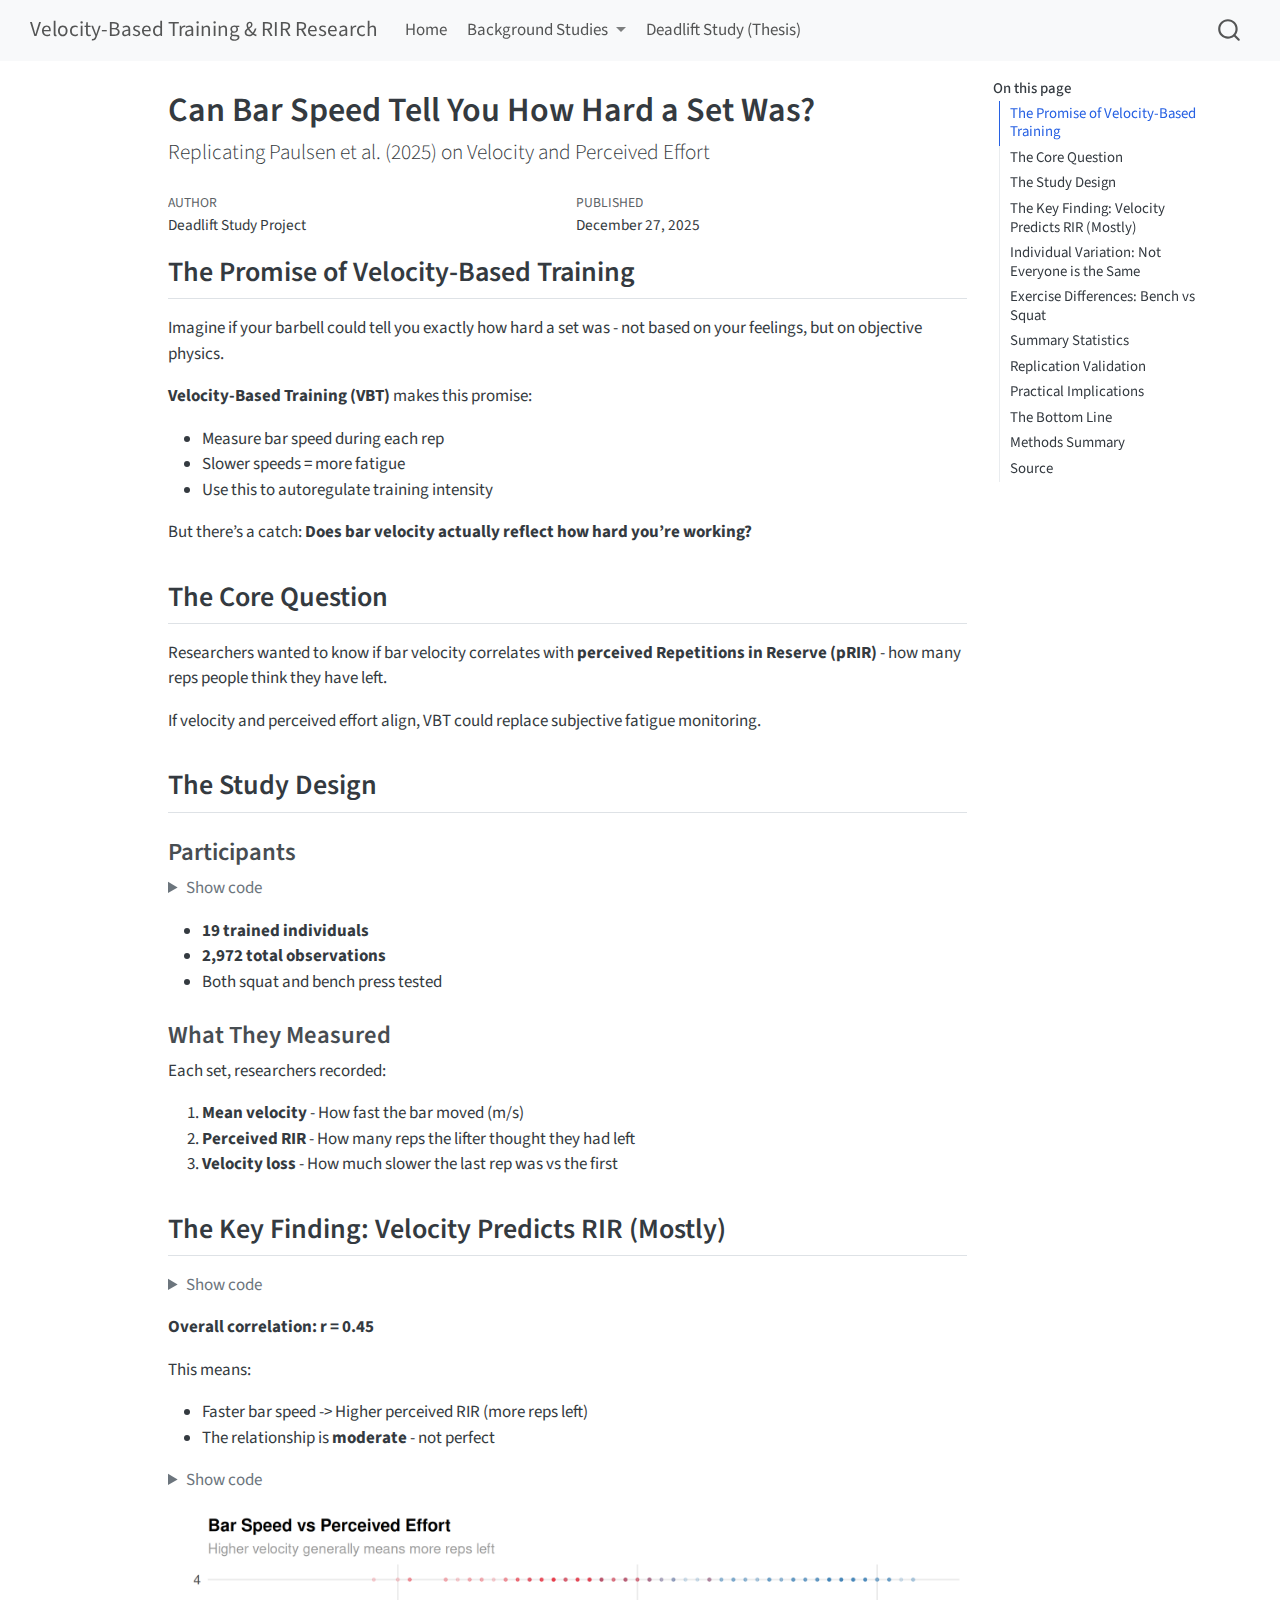
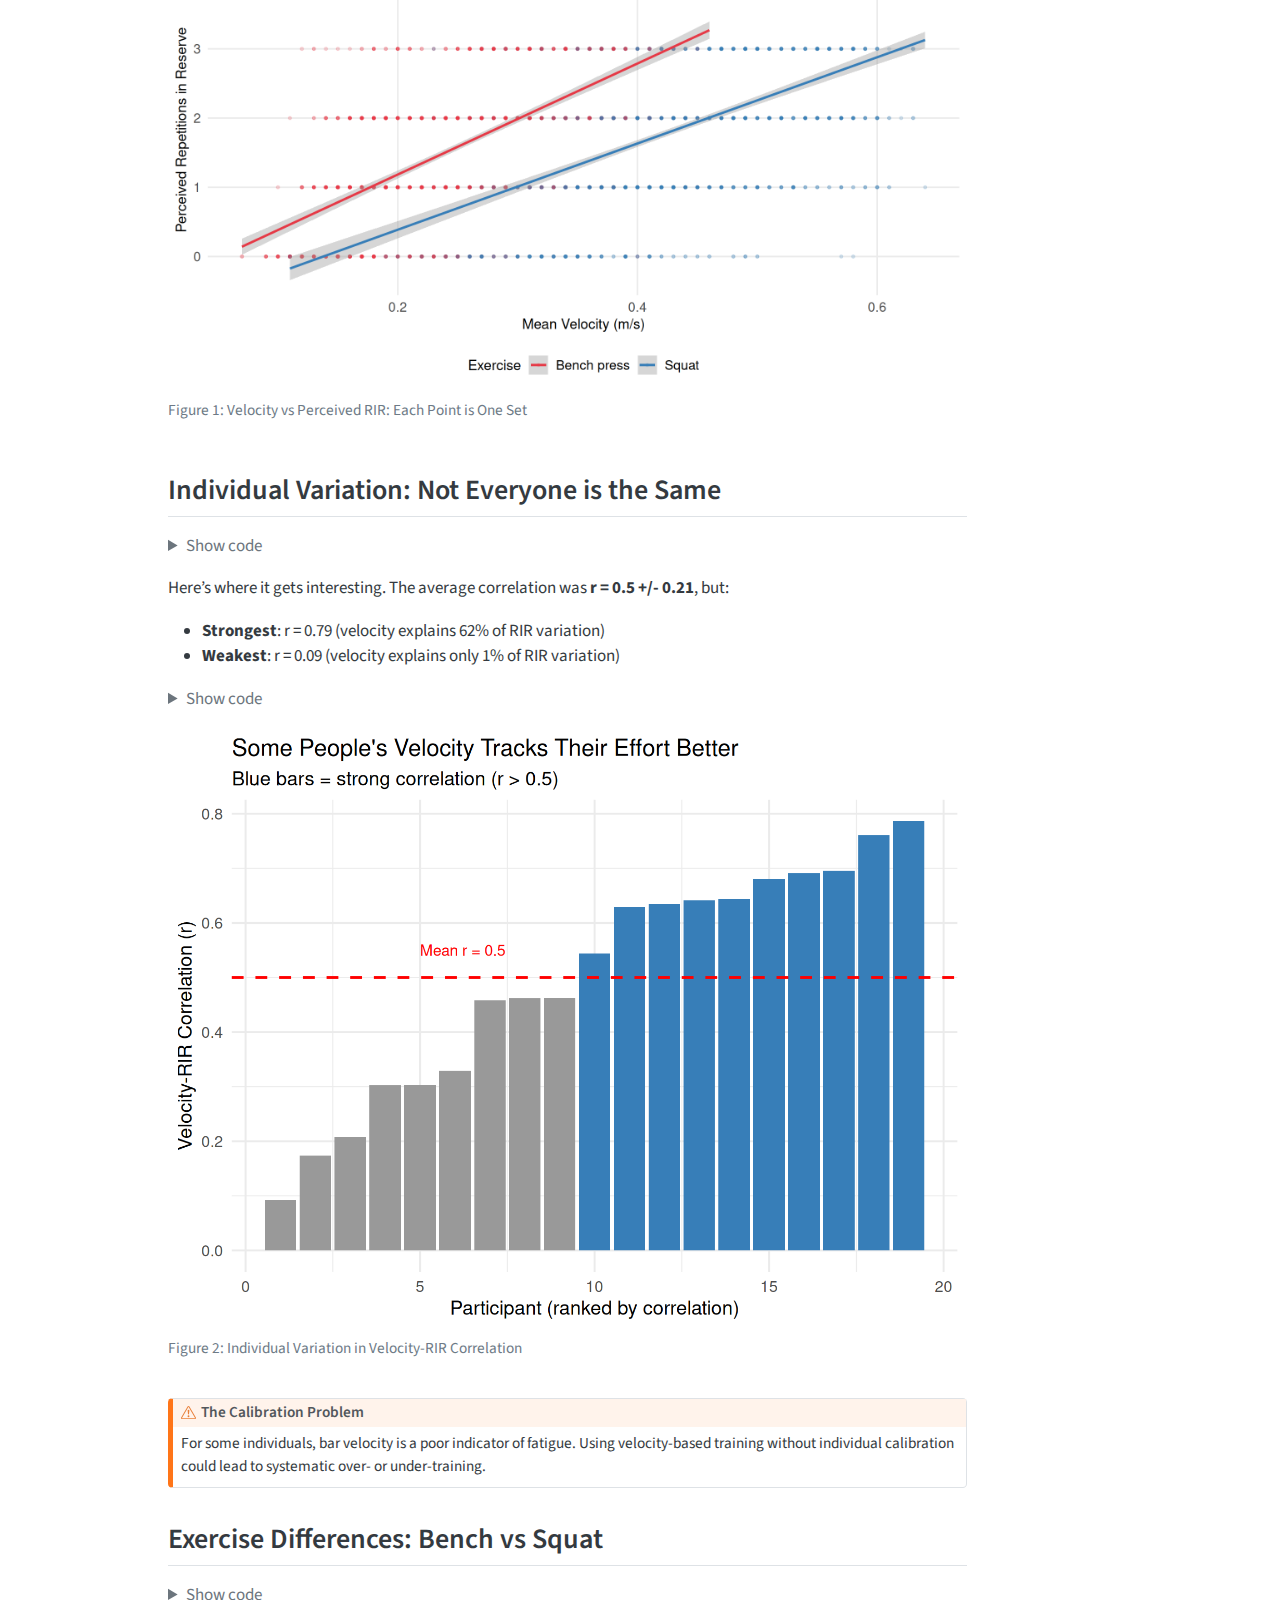
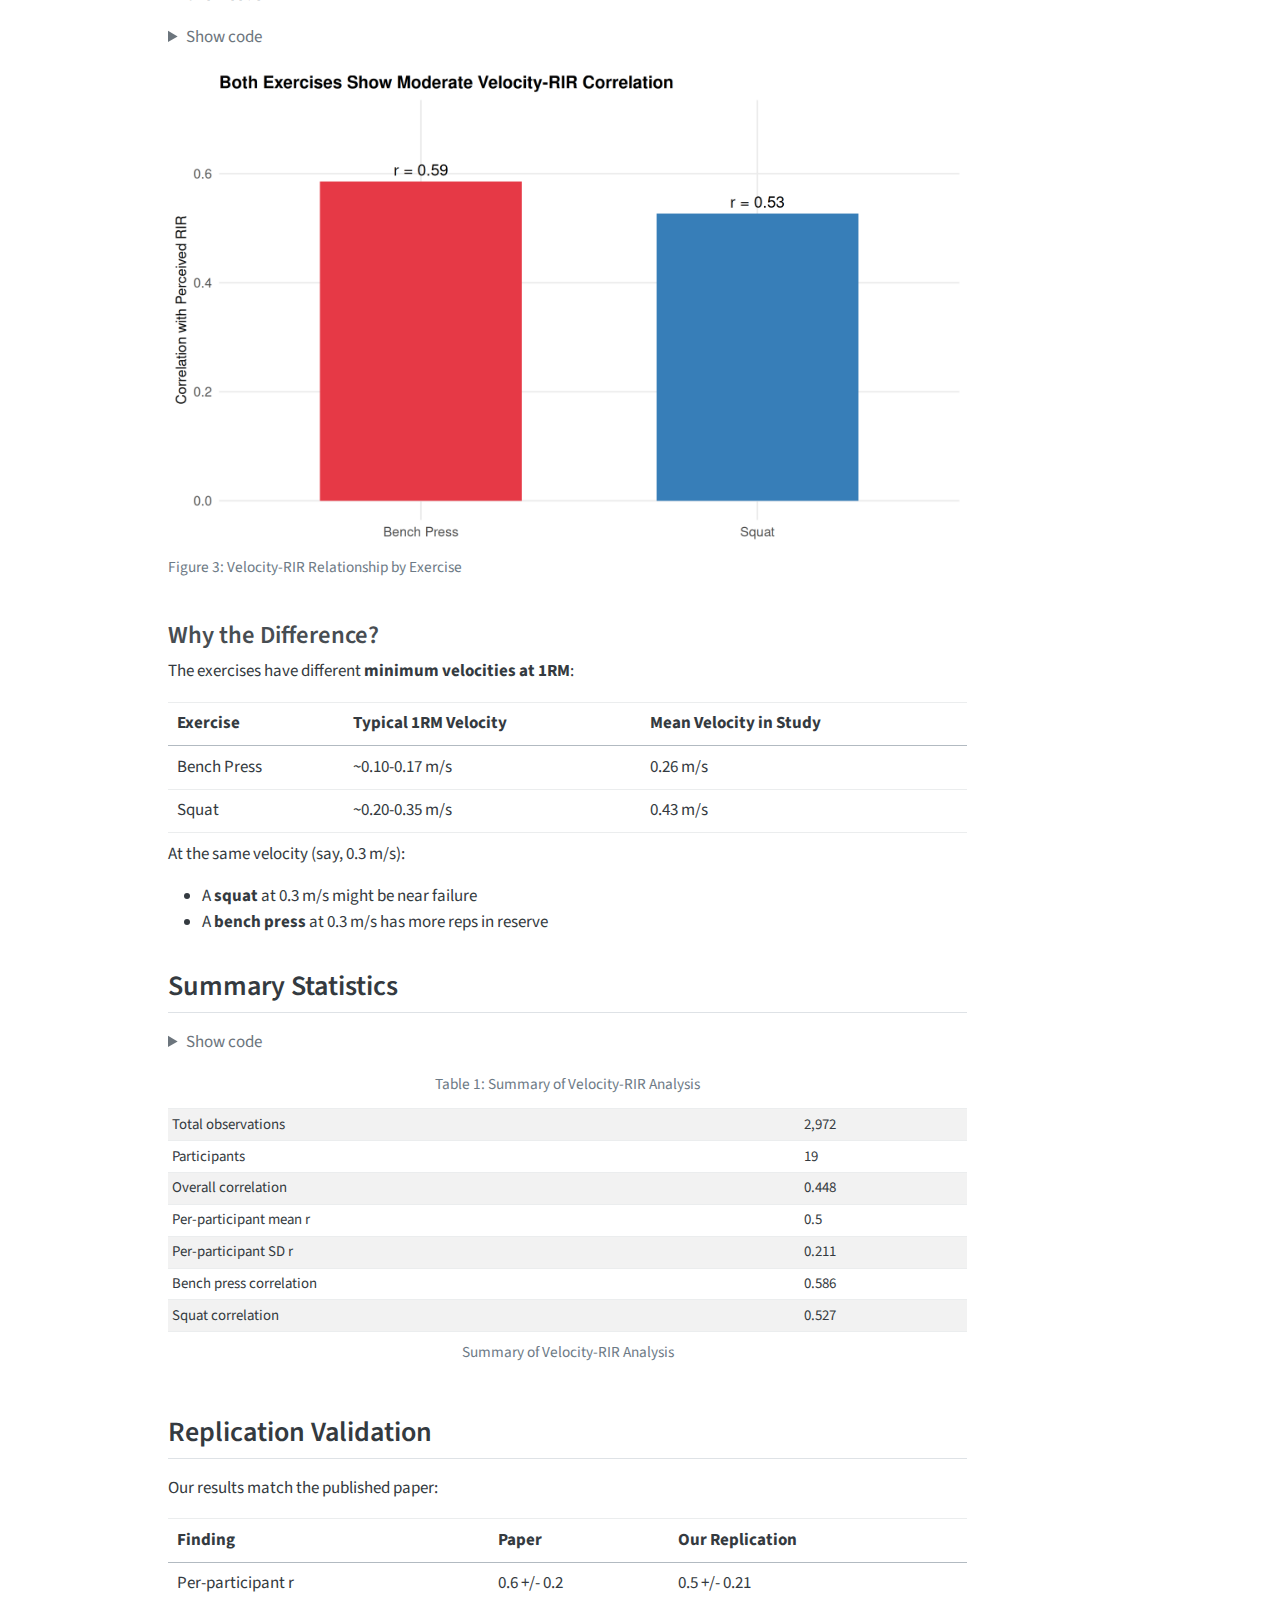
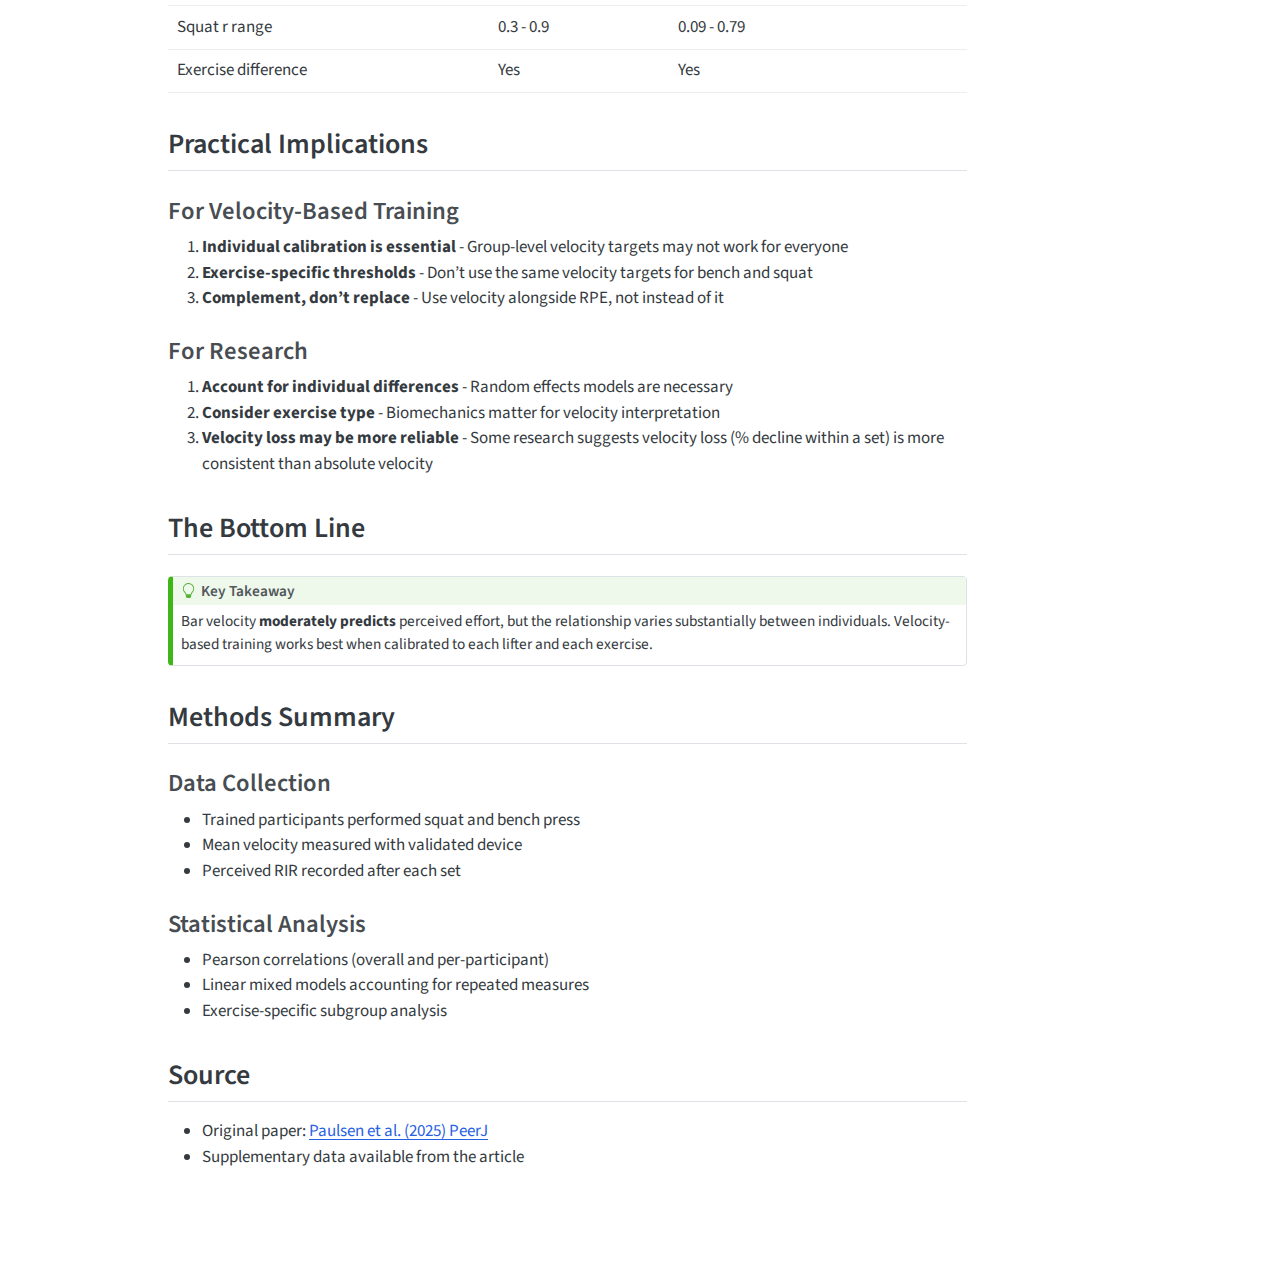
<file: docs/02_velocity_rir_relationship.html>
<!DOCTYPE html>
<html xmlns="http://www.w3.org/1999/xhtml" lang="en" xml:lang="en"><head>

<meta charset="utf-8">
<meta name="generator" content="quarto-1.4.553">

<meta name="viewport" content="width=device-width, initial-scale=1.0, user-scalable=yes">

<meta name="author" content="Deadlift Study Project">
<meta name="dcterms.date" content="2025-12-27">

<title>Velocity-Based Training &amp; RIR Research - Can Bar Speed Tell You How Hard a Set Was?</title>
<style>
code{white-space: pre-wrap;}
span.smallcaps{font-variant: small-caps;}
div.columns{display: flex; gap: min(4vw, 1.5em);}
div.column{flex: auto; overflow-x: auto;}
div.hanging-indent{margin-left: 1.5em; text-indent: -1.5em;}
ul.task-list{list-style: none;}
ul.task-list li input[type="checkbox"] {
  width: 0.8em;
  margin: 0 0.8em 0.2em -1em; /* quarto-specific, see https://github.com/quarto-dev/quarto-cli/issues/4556 */ 
  vertical-align: middle;
}
/* CSS for syntax highlighting */
pre > code.sourceCode { white-space: pre; position: relative; }
pre > code.sourceCode > span { line-height: 1.25; }
pre > code.sourceCode > span:empty { height: 1.2em; }
.sourceCode { overflow: visible; }
code.sourceCode > span { color: inherit; text-decoration: inherit; }
div.sourceCode { margin: 1em 0; }
pre.sourceCode { margin: 0; }
@media screen {
div.sourceCode { overflow: auto; }
}
@media print {
pre > code.sourceCode { white-space: pre-wrap; }
pre > code.sourceCode > span { text-indent: -5em; padding-left: 5em; }
}
pre.numberSource code
  { counter-reset: source-line 0; }
pre.numberSource code > span
  { position: relative; left: -4em; counter-increment: source-line; }
pre.numberSource code > span > a:first-child::before
  { content: counter(source-line);
    position: relative; left: -1em; text-align: right; vertical-align: baseline;
    border: none; display: inline-block;
    -webkit-touch-callout: none; -webkit-user-select: none;
    -khtml-user-select: none; -moz-user-select: none;
    -ms-user-select: none; user-select: none;
    padding: 0 4px; width: 4em;
  }
pre.numberSource { margin-left: 3em;  padding-left: 4px; }
div.sourceCode
  {   }
@media screen {
pre > code.sourceCode > span > a:first-child::before { text-decoration: underline; }
}
</style>


<script src="site_libs/quarto-nav/quarto-nav.js"></script>
<script src="site_libs/quarto-nav/headroom.min.js"></script>
<script src="site_libs/clipboard/clipboard.min.js"></script>
<script src="site_libs/quarto-search/autocomplete.umd.js"></script>
<script src="site_libs/quarto-search/fuse.min.js"></script>
<script src="site_libs/quarto-search/quarto-search.js"></script>
<meta name="quarto:offset" content="./">
<script src="site_libs/quarto-html/quarto.js"></script>
<script src="site_libs/quarto-html/popper.min.js"></script>
<script src="site_libs/quarto-html/tippy.umd.min.js"></script>
<script src="site_libs/quarto-html/anchor.min.js"></script>
<link href="site_libs/quarto-html/tippy.css" rel="stylesheet">
<link href="site_libs/quarto-html/quarto-syntax-highlighting.css" rel="stylesheet" id="quarto-text-highlighting-styles">
<script src="site_libs/bootstrap/bootstrap.min.js"></script>
<link href="site_libs/bootstrap/bootstrap-icons.css" rel="stylesheet">
<link href="site_libs/bootstrap/bootstrap.min.css" rel="stylesheet" id="quarto-bootstrap" data-mode="light">
<script id="quarto-search-options" type="application/json">{
  "location": "navbar",
  "copy-button": false,
  "collapse-after": 3,
  "panel-placement": "end",
  "type": "overlay",
  "limit": 50,
  "keyboard-shortcut": [
    "f",
    "/",
    "s"
  ],
  "show-item-context": false,
  "language": {
    "search-no-results-text": "No results",
    "search-matching-documents-text": "matching documents",
    "search-copy-link-title": "Copy link to search",
    "search-hide-matches-text": "Hide additional matches",
    "search-more-match-text": "more match in this document",
    "search-more-matches-text": "more matches in this document",
    "search-clear-button-title": "Clear",
    "search-text-placeholder": "",
    "search-detached-cancel-button-title": "Cancel",
    "search-submit-button-title": "Submit",
    "search-label": "Search"
  }
}</script>


</head>

<body class="nav-fixed">

<div id="quarto-search-results"></div>
  <header id="quarto-header" class="headroom fixed-top">
    <nav class="navbar navbar-expand-lg " data-bs-theme="dark">
      <div class="navbar-container container-fluid">
      <div class="navbar-brand-container mx-auto">
    <a class="navbar-brand" href="./index.html">
    <span class="navbar-title">Velocity-Based Training &amp; RIR Research</span>
    </a>
  </div>
            <div id="quarto-search" class="" title="Search"></div>
          <button class="navbar-toggler" type="button" data-bs-toggle="collapse" data-bs-target="#navbarCollapse" aria-controls="navbarCollapse" aria-expanded="false" aria-label="Toggle navigation" onclick="if (window.quartoToggleHeadroom) { window.quartoToggleHeadroom(); }">
  <span class="navbar-toggler-icon"></span>
</button>
          <div class="collapse navbar-collapse" id="navbarCollapse">
            <ul class="navbar-nav navbar-nav-scroll me-auto">
  <li class="nav-item">
    <a class="nav-link" href="./index.html"> 
<span class="menu-text">Home</span></a>
  </li>  
  <li class="nav-item dropdown ">
    <a class="nav-link dropdown-toggle" href="#" id="nav-menu-background-studies" role="button" data-bs-toggle="dropdown" aria-expanded="false">
 <span class="menu-text">Background Studies</span>
    </a>
    <ul class="dropdown-menu" aria-labelledby="nav-menu-background-studies">    
        <li>
    <a class="dropdown-item" href="./01_pelland_meta_regression.html">
 <span class="dropdown-text">1. Does Training to Failure Matter?</span></a>
  </li>  
        <li>
    <a class="dropdown-item" href="./02_velocity_rir_relationship.html">
 <span class="dropdown-text">2. Can Velocity Predict Effort?</span></a>
  </li>  
        <li>
    <a class="dropdown-item" href="./03_rir_velocity_modeling.html">
 <span class="dropdown-text">3. General vs Individual Models</span></a>
  </li>  
    </ul>
  </li>
  <li class="nav-item">
    <a class="nav-link" href="./deadlift_study.html"> 
<span class="menu-text">Deadlift Study (Thesis)</span></a>
  </li>  
</ul>
          </div> <!-- /navcollapse -->
          <div class="quarto-navbar-tools">
</div>
      </div> <!-- /container-fluid -->
    </nav>
</header>
<!-- content -->
<div id="quarto-content" class="quarto-container page-columns page-rows-contents page-layout-article page-navbar">
<!-- sidebar -->
<!-- margin-sidebar -->
    <div id="quarto-margin-sidebar" class="sidebar margin-sidebar">
        <nav id="TOC" role="doc-toc" class="toc-active">
    <h2 id="toc-title">On this page</h2>
   
  <ul>
  <li><a href="#the-promise-of-velocity-based-training" id="toc-the-promise-of-velocity-based-training" class="nav-link active" data-scroll-target="#the-promise-of-velocity-based-training">The Promise of Velocity-Based Training</a></li>
  <li><a href="#the-core-question" id="toc-the-core-question" class="nav-link" data-scroll-target="#the-core-question">The Core Question</a></li>
  <li><a href="#the-study-design" id="toc-the-study-design" class="nav-link" data-scroll-target="#the-study-design">The Study Design</a>
  <ul class="collapse">
  <li><a href="#participants" id="toc-participants" class="nav-link" data-scroll-target="#participants">Participants</a></li>
  <li><a href="#what-they-measured" id="toc-what-they-measured" class="nav-link" data-scroll-target="#what-they-measured">What They Measured</a></li>
  </ul></li>
  <li><a href="#the-key-finding-velocity-predicts-rir-mostly" id="toc-the-key-finding-velocity-predicts-rir-mostly" class="nav-link" data-scroll-target="#the-key-finding-velocity-predicts-rir-mostly">The Key Finding: Velocity Predicts RIR (Mostly)</a></li>
  <li><a href="#individual-variation-not-everyone-is-the-same" id="toc-individual-variation-not-everyone-is-the-same" class="nav-link" data-scroll-target="#individual-variation-not-everyone-is-the-same">Individual Variation: Not Everyone is the Same</a></li>
  <li><a href="#exercise-differences-bench-vs-squat" id="toc-exercise-differences-bench-vs-squat" class="nav-link" data-scroll-target="#exercise-differences-bench-vs-squat">Exercise Differences: Bench vs Squat</a>
  <ul class="collapse">
  <li><a href="#why-the-difference" id="toc-why-the-difference" class="nav-link" data-scroll-target="#why-the-difference">Why the Difference?</a></li>
  </ul></li>
  <li><a href="#summary-statistics" id="toc-summary-statistics" class="nav-link" data-scroll-target="#summary-statistics">Summary Statistics</a></li>
  <li><a href="#replication-validation" id="toc-replication-validation" class="nav-link" data-scroll-target="#replication-validation">Replication Validation</a></li>
  <li><a href="#practical-implications" id="toc-practical-implications" class="nav-link" data-scroll-target="#practical-implications">Practical Implications</a>
  <ul class="collapse">
  <li><a href="#for-velocity-based-training" id="toc-for-velocity-based-training" class="nav-link" data-scroll-target="#for-velocity-based-training">For Velocity-Based Training</a></li>
  <li><a href="#for-research" id="toc-for-research" class="nav-link" data-scroll-target="#for-research">For Research</a></li>
  </ul></li>
  <li><a href="#the-bottom-line" id="toc-the-bottom-line" class="nav-link" data-scroll-target="#the-bottom-line">The Bottom Line</a></li>
  <li><a href="#methods-summary" id="toc-methods-summary" class="nav-link" data-scroll-target="#methods-summary">Methods Summary</a>
  <ul class="collapse">
  <li><a href="#data-collection" id="toc-data-collection" class="nav-link" data-scroll-target="#data-collection">Data Collection</a></li>
  <li><a href="#statistical-analysis" id="toc-statistical-analysis" class="nav-link" data-scroll-target="#statistical-analysis">Statistical Analysis</a></li>
  </ul></li>
  <li><a href="#source" id="toc-source" class="nav-link" data-scroll-target="#source">Source</a></li>
  </ul>
</nav>
    </div>
<!-- main -->
<main class="content" id="quarto-document-content">

<header id="title-block-header" class="quarto-title-block default">
<div class="quarto-title">
<h1 class="title">Can Bar Speed Tell You How Hard a Set Was?</h1>
<p class="subtitle lead">Replicating Paulsen et al.&nbsp;(2025) on Velocity and Perceived Effort</p>
</div>



<div class="quarto-title-meta">

    <div>
    <div class="quarto-title-meta-heading">Author</div>
    <div class="quarto-title-meta-contents">
             <p>Deadlift Study Project </p>
          </div>
  </div>
    
    <div>
    <div class="quarto-title-meta-heading">Published</div>
    <div class="quarto-title-meta-contents">
      <p class="date">December 27, 2025</p>
    </div>
  </div>
  
    
  </div>
  


</header>


<section id="the-promise-of-velocity-based-training" class="level2">
<h2 class="anchored" data-anchor-id="the-promise-of-velocity-based-training">The Promise of Velocity-Based Training</h2>
<p>Imagine if your barbell could tell you exactly how hard a set was - not based on your feelings, but on objective physics.</p>
<p><strong>Velocity-Based Training (VBT)</strong> makes this promise:</p>
<ul>
<li>Measure bar speed during each rep</li>
<li>Slower speeds = more fatigue</li>
<li>Use this to autoregulate training intensity</li>
</ul>
<p>But there’s a catch: <strong>Does bar velocity actually reflect how hard you’re working?</strong></p>
</section>
<section id="the-core-question" class="level2">
<h2 class="anchored" data-anchor-id="the-core-question">The Core Question</h2>
<p>Researchers wanted to know if bar velocity correlates with <strong>perceived Repetitions in Reserve (pRIR)</strong> - how many reps people think they have left.</p>
<p>If velocity and perceived effort align, VBT could replace subjective fatigue monitoring.</p>
</section>
<section id="the-study-design" class="level2">
<h2 class="anchored" data-anchor-id="the-study-design">The Study Design</h2>
<section id="participants" class="level3">
<h3 class="anchored" data-anchor-id="participants">Participants</h3>
<div class="cell">
<details class="code-fold">
<summary>Show code</summary>
<div class="sourceCode cell-code" id="cb1"><pre class="sourceCode r code-with-copy"><code class="sourceCode r"><span id="cb1-1"><a href="#cb1-1" aria-hidden="true" tabindex="-1"></a>n_participants <span class="ot">&lt;-</span> <span class="fu">length</span>(<span class="fu">unique</span>(df<span class="sc">$</span>id))</span>
<span id="cb1-2"><a href="#cb1-2" aria-hidden="true" tabindex="-1"></a>n_obs <span class="ot">&lt;-</span> <span class="fu">nrow</span>(df)</span></code><button title="Copy to Clipboard" class="code-copy-button"><i class="bi"></i></button></pre></div>
</details>
</div>
<ul>
<li><strong>19 trained individuals</strong></li>
<li><strong>2,972 total observations</strong></li>
<li>Both squat and bench press tested</li>
</ul>
</section>
<section id="what-they-measured" class="level3">
<h3 class="anchored" data-anchor-id="what-they-measured">What They Measured</h3>
<p>Each set, researchers recorded:</p>
<ol type="1">
<li><strong>Mean velocity</strong> - How fast the bar moved (m/s)</li>
<li><strong>Perceived RIR</strong> - How many reps the lifter thought they had left</li>
<li><strong>Velocity loss</strong> - How much slower the last rep was vs the first</li>
</ol>
</section>
</section>
<section id="the-key-finding-velocity-predicts-rir-mostly" class="level2">
<h2 class="anchored" data-anchor-id="the-key-finding-velocity-predicts-rir-mostly">The Key Finding: Velocity Predicts RIR (Mostly)</h2>
<div class="cell">
<details class="code-fold">
<summary>Show code</summary>
<div class="sourceCode cell-code" id="cb2"><pre class="sourceCode r code-with-copy"><code class="sourceCode r"><span id="cb2-1"><a href="#cb2-1" aria-hidden="true" tabindex="-1"></a>overall_r <span class="ot">&lt;-</span> <span class="fu">cor</span>(df<span class="sc">$</span>mean_velocity_, df<span class="sc">$</span>perceived_reps_in_reserve_, <span class="at">use =</span> <span class="st">"complete.obs"</span>)</span></code><button title="Copy to Clipboard" class="code-copy-button"><i class="bi"></i></button></pre></div>
</details>
</div>
<p><strong>Overall correlation: r = 0.45</strong></p>
<p>This means:</p>
<ul>
<li>Faster bar speed -&gt; Higher perceived RIR (more reps left)</li>
<li>The relationship is <strong>moderate</strong> - not perfect</li>
</ul>
<div class="cell">
<details class="code-fold">
<summary>Show code</summary>
<div class="sourceCode cell-code" id="cb3"><pre class="sourceCode r code-with-copy"><code class="sourceCode r"><span id="cb3-1"><a href="#cb3-1" aria-hidden="true" tabindex="-1"></a><span class="fu">ggplot</span>(df, <span class="fu">aes</span>(<span class="at">x =</span> mean_velocity_, <span class="at">y =</span> perceived_reps_in_reserve_, <span class="at">color =</span> exercise)) <span class="sc">+</span></span>
<span id="cb3-2"><a href="#cb3-2" aria-hidden="true" tabindex="-1"></a>  <span class="fu">geom_point</span>(<span class="at">alpha =</span> <span class="fl">0.2</span>, <span class="at">size =</span> <span class="dv">1</span>) <span class="sc">+</span></span>
<span id="cb3-3"><a href="#cb3-3" aria-hidden="true" tabindex="-1"></a>  <span class="fu">geom_smooth</span>(<span class="at">method =</span> <span class="st">"lm"</span>, <span class="at">se =</span> <span class="cn">TRUE</span>) <span class="sc">+</span></span>
<span id="cb3-4"><a href="#cb3-4" aria-hidden="true" tabindex="-1"></a>  <span class="fu">scale_color_manual</span>(<span class="at">values =</span> <span class="fu">c</span>(<span class="st">"Bench press"</span> <span class="ot">=</span> COLORS<span class="sc">$</span>secondary, <span class="st">"Squat"</span> <span class="ot">=</span> COLORS<span class="sc">$</span>strength)) <span class="sc">+</span></span>
<span id="cb3-5"><a href="#cb3-5" aria-hidden="true" tabindex="-1"></a>  <span class="fu">labs</span>(</span>
<span id="cb3-6"><a href="#cb3-6" aria-hidden="true" tabindex="-1"></a>    <span class="at">x =</span> <span class="st">"Mean Velocity (m/s)"</span>,</span>
<span id="cb3-7"><a href="#cb3-7" aria-hidden="true" tabindex="-1"></a>    <span class="at">y =</span> <span class="st">"Perceived Repetitions in Reserve"</span>,</span>
<span id="cb3-8"><a href="#cb3-8" aria-hidden="true" tabindex="-1"></a>    <span class="at">title =</span> <span class="st">"Bar Speed vs Perceived Effort"</span>,</span>
<span id="cb3-9"><a href="#cb3-9" aria-hidden="true" tabindex="-1"></a>    <span class="at">subtitle =</span> <span class="st">"Higher velocity generally means more reps left"</span>,</span>
<span id="cb3-10"><a href="#cb3-10" aria-hidden="true" tabindex="-1"></a>    <span class="at">color =</span> <span class="st">"Exercise"</span></span>
<span id="cb3-11"><a href="#cb3-11" aria-hidden="true" tabindex="-1"></a>  )</span></code><button title="Copy to Clipboard" class="code-copy-button"><i class="bi"></i></button></pre></div>
</details>
<div class="cell-output-display">
<div id="fig-scatter" class="quarto-figure quarto-figure-center quarto-float anchored">
<figure class="quarto-float quarto-float-fig figure">
<div aria-describedby="fig-scatter-caption-0ceaefa1-69ba-4598-a22c-09a6ac19f8ca">
<img src="02_velocity_rir_relationship_files/figure-html/fig-scatter-1.png" class="img-fluid figure-img" style="width:100.0%">
</div>
<figcaption class="quarto-float-caption-bottom quarto-float-caption quarto-float-fig" id="fig-scatter-caption-0ceaefa1-69ba-4598-a22c-09a6ac19f8ca">
Figure&nbsp;1: Velocity vs Perceived RIR: Each Point is One Set
</figcaption>
</figure>
</div>
</div>
</div>
</section>
<section id="individual-variation-not-everyone-is-the-same" class="level2">
<h2 class="anchored" data-anchor-id="individual-variation-not-everyone-is-the-same">Individual Variation: Not Everyone is the Same</h2>
<div class="cell">
<details class="code-fold">
<summary>Show code</summary>
<div class="sourceCode cell-code" id="cb4"><pre class="sourceCode r code-with-copy"><code class="sourceCode r"><span id="cb4-1"><a href="#cb4-1" aria-hidden="true" tabindex="-1"></a><span class="co"># Calculate per-participant correlations</span></span>
<span id="cb4-2"><a href="#cb4-2" aria-hidden="true" tabindex="-1"></a>cors_by_id <span class="ot">&lt;-</span> <span class="fu">sapply</span>(<span class="fu">unique</span>(df<span class="sc">$</span>id), <span class="cf">function</span>(pid) {</span>
<span id="cb4-3"><a href="#cb4-3" aria-hidden="true" tabindex="-1"></a>  sub_df <span class="ot">&lt;-</span> df[df<span class="sc">$</span>id <span class="sc">==</span> pid, ]</span>
<span id="cb4-4"><a href="#cb4-4" aria-hidden="true" tabindex="-1"></a>  <span class="fu">cor</span>(sub_df<span class="sc">$</span>mean_velocity_, sub_df<span class="sc">$</span>perceived_reps_in_reserve_, <span class="at">use =</span> <span class="st">"complete.obs"</span>)</span>
<span id="cb4-5"><a href="#cb4-5" aria-hidden="true" tabindex="-1"></a>})</span>
<span id="cb4-6"><a href="#cb4-6" aria-hidden="true" tabindex="-1"></a></span>
<span id="cb4-7"><a href="#cb4-7" aria-hidden="true" tabindex="-1"></a>mean_r <span class="ot">&lt;-</span> <span class="fu">mean</span>(cors_by_id, <span class="at">na.rm =</span> <span class="cn">TRUE</span>)</span>
<span id="cb4-8"><a href="#cb4-8" aria-hidden="true" tabindex="-1"></a>sd_r <span class="ot">&lt;-</span> <span class="fu">sd</span>(cors_by_id, <span class="at">na.rm =</span> <span class="cn">TRUE</span>)</span>
<span id="cb4-9"><a href="#cb4-9" aria-hidden="true" tabindex="-1"></a>min_r <span class="ot">&lt;-</span> <span class="fu">min</span>(cors_by_id, <span class="at">na.rm =</span> <span class="cn">TRUE</span>)</span>
<span id="cb4-10"><a href="#cb4-10" aria-hidden="true" tabindex="-1"></a>max_r <span class="ot">&lt;-</span> <span class="fu">max</span>(cors_by_id, <span class="at">na.rm =</span> <span class="cn">TRUE</span>)</span></code><button title="Copy to Clipboard" class="code-copy-button"><i class="bi"></i></button></pre></div>
</details>
</div>
<p>Here’s where it gets interesting. The average correlation was <strong>r = 0.5 +/- 0.21</strong>, but:</p>
<ul>
<li><strong>Strongest</strong>: r = 0.79 (velocity explains 62% of RIR variation)</li>
<li><strong>Weakest</strong>: r = 0.09 (velocity explains only 1% of RIR variation)</li>
</ul>
<div class="cell">
<details class="code-fold">
<summary>Show code</summary>
<div class="sourceCode cell-code" id="cb5"><pre class="sourceCode r code-with-copy"><code class="sourceCode r"><span id="cb5-1"><a href="#cb5-1" aria-hidden="true" tabindex="-1"></a>cors_df <span class="ot">&lt;-</span> <span class="fu">data.frame</span>(</span>
<span id="cb5-2"><a href="#cb5-2" aria-hidden="true" tabindex="-1"></a>  <span class="at">participant =</span> <span class="fu">factor</span>(<span class="fu">seq_along</span>(cors_by_id)),</span>
<span id="cb5-3"><a href="#cb5-3" aria-hidden="true" tabindex="-1"></a>  <span class="at">r =</span> cors_by_id</span>
<span id="cb5-4"><a href="#cb5-4" aria-hidden="true" tabindex="-1"></a>)</span>
<span id="cb5-5"><a href="#cb5-5" aria-hidden="true" tabindex="-1"></a>cors_df <span class="ot">&lt;-</span> cors_df[<span class="fu">order</span>(cors_df<span class="sc">$</span>r), ]</span>
<span id="cb5-6"><a href="#cb5-6" aria-hidden="true" tabindex="-1"></a>cors_df<span class="sc">$</span>rank <span class="ot">&lt;-</span> <span class="fu">seq_len</span>(<span class="fu">nrow</span>(cors_df))</span>
<span id="cb5-7"><a href="#cb5-7" aria-hidden="true" tabindex="-1"></a></span>
<span id="cb5-8"><a href="#cb5-8" aria-hidden="true" tabindex="-1"></a><span class="fu">ggplot</span>(cors_df, <span class="fu">aes</span>(<span class="at">x =</span> rank, <span class="at">y =</span> r)) <span class="sc">+</span></span>
<span id="cb5-9"><a href="#cb5-9" aria-hidden="true" tabindex="-1"></a>  <span class="fu">geom_bar</span>(<span class="at">stat =</span> <span class="st">"identity"</span>, <span class="at">fill =</span> <span class="fu">ifelse</span>(cors_df<span class="sc">$</span>r <span class="sc">&gt;</span> <span class="fl">0.5</span>, COLORS<span class="sc">$</span>primary, COLORS<span class="sc">$</span>gray)) <span class="sc">+</span></span>
<span id="cb5-10"><a href="#cb5-10" aria-hidden="true" tabindex="-1"></a>  <span class="fu">geom_hline</span>(<span class="at">yintercept =</span> mean_r, <span class="at">linetype =</span> <span class="st">"dashed"</span>, <span class="at">color =</span> COLORS<span class="sc">$</span>secondary, <span class="at">linewidth =</span> <span class="dv">1</span>) <span class="sc">+</span></span>
<span id="cb5-11"><a href="#cb5-11" aria-hidden="true" tabindex="-1"></a>  <span class="fu">annotate</span>(<span class="st">"text"</span>, <span class="at">x =</span> <span class="dv">5</span>, <span class="at">y =</span> mean_r <span class="sc">+</span> <span class="fl">0.05</span>, <span class="at">label =</span> <span class="fu">paste0</span>(<span class="st">"Mean r = "</span>, <span class="fu">round</span>(mean_r, <span class="dv">2</span>)),</span>
<span id="cb5-12"><a href="#cb5-12" aria-hidden="true" tabindex="-1"></a>           <span class="at">color =</span> COLORS<span class="sc">$</span>secondary, <span class="at">hjust =</span> <span class="dv">0</span>) <span class="sc">+</span></span>
<span id="cb5-13"><a href="#cb5-13" aria-hidden="true" tabindex="-1"></a>  <span class="fu">labs</span>(</span>
<span id="cb5-14"><a href="#cb5-14" aria-hidden="true" tabindex="-1"></a>    <span class="at">x =</span> <span class="st">"Participant (ranked by correlation)"</span>,</span>
<span id="cb5-15"><a href="#cb5-15" aria-hidden="true" tabindex="-1"></a>    <span class="at">y =</span> <span class="st">"Velocity-RIR Correlation (r)"</span>,</span>
<span id="cb5-16"><a href="#cb5-16" aria-hidden="true" tabindex="-1"></a>    <span class="at">title =</span> <span class="st">"Some People's Velocity Tracks Their Effort Better"</span>,</span>
<span id="cb5-17"><a href="#cb5-17" aria-hidden="true" tabindex="-1"></a>    <span class="at">subtitle =</span> <span class="st">"Blue bars = strong correlation (r &gt; 0.5)"</span></span>
<span id="cb5-18"><a href="#cb5-18" aria-hidden="true" tabindex="-1"></a>  )</span></code><button title="Copy to Clipboard" class="code-copy-button"><i class="bi"></i></button></pre></div>
</details>
<div class="cell-output-display">
<div id="fig-individual" class="quarto-figure quarto-figure-center quarto-float anchored">
<figure class="quarto-float quarto-float-fig figure">
<div aria-describedby="fig-individual-caption-0ceaefa1-69ba-4598-a22c-09a6ac19f8ca">
<img src="02_velocity_rir_relationship_files/figure-html/fig-individual-1.png" class="img-fluid figure-img" style="width:100.0%">
</div>
<figcaption class="quarto-float-caption-bottom quarto-float-caption quarto-float-fig" id="fig-individual-caption-0ceaefa1-69ba-4598-a22c-09a6ac19f8ca">
Figure&nbsp;2: Individual Variation in Velocity-RIR Correlation
</figcaption>
</figure>
</div>
</div>
</div>
<div class="callout callout-style-default callout-warning callout-titled">
<div class="callout-header d-flex align-content-center">
<div class="callout-icon-container">
<i class="callout-icon"></i>
</div>
<div class="callout-title-container flex-fill">
The Calibration Problem
</div>
</div>
<div class="callout-body-container callout-body">
<p>For some individuals, bar velocity is a poor indicator of fatigue. Using velocity-based training without individual calibration could lead to systematic over- or under-training.</p>
</div>
</div>
</section>
<section id="exercise-differences-bench-vs-squat" class="level2">
<h2 class="anchored" data-anchor-id="exercise-differences-bench-vs-squat">Exercise Differences: Bench vs Squat</h2>
<div class="cell">
<details class="code-fold">
<summary>Show code</summary>
<div class="sourceCode cell-code" id="cb6"><pre class="sourceCode r code-with-copy"><code class="sourceCode r"><span id="cb6-1"><a href="#cb6-1" aria-hidden="true" tabindex="-1"></a>bench_df <span class="ot">&lt;-</span> df[df<span class="sc">$</span>exercise <span class="sc">==</span> <span class="st">"Bench press"</span>, ]</span>
<span id="cb6-2"><a href="#cb6-2" aria-hidden="true" tabindex="-1"></a>squat_df <span class="ot">&lt;-</span> df[df<span class="sc">$</span>exercise <span class="sc">==</span> <span class="st">"Squat"</span>, ]</span>
<span id="cb6-3"><a href="#cb6-3" aria-hidden="true" tabindex="-1"></a></span>
<span id="cb6-4"><a href="#cb6-4" aria-hidden="true" tabindex="-1"></a>bench_r <span class="ot">&lt;-</span> <span class="fu">cor</span>(bench_df<span class="sc">$</span>mean_velocity_, bench_df<span class="sc">$</span>perceived_reps_in_reserve_, <span class="at">use =</span> <span class="st">"complete.obs"</span>)</span>
<span id="cb6-5"><a href="#cb6-5" aria-hidden="true" tabindex="-1"></a>squat_r <span class="ot">&lt;-</span> <span class="fu">cor</span>(squat_df<span class="sc">$</span>mean_velocity_, squat_df<span class="sc">$</span>perceived_reps_in_reserve_, <span class="at">use =</span> <span class="st">"complete.obs"</span>)</span>
<span id="cb6-6"><a href="#cb6-6" aria-hidden="true" tabindex="-1"></a></span>
<span id="cb6-7"><a href="#cb6-7" aria-hidden="true" tabindex="-1"></a>bench_mean_vel <span class="ot">&lt;-</span> <span class="fu">mean</span>(bench_df<span class="sc">$</span>mean_velocity_, <span class="at">na.rm =</span> <span class="cn">TRUE</span>)</span>
<span id="cb6-8"><a href="#cb6-8" aria-hidden="true" tabindex="-1"></a>squat_mean_vel <span class="ot">&lt;-</span> <span class="fu">mean</span>(squat_df<span class="sc">$</span>mean_velocity_, <span class="at">na.rm =</span> <span class="cn">TRUE</span>)</span></code><button title="Copy to Clipboard" class="code-copy-button"><i class="bi"></i></button></pre></div>
</details>
</div>
<div class="cell">
<details class="code-fold">
<summary>Show code</summary>
<div class="sourceCode cell-code" id="cb7"><pre class="sourceCode r code-with-copy"><code class="sourceCode r"><span id="cb7-1"><a href="#cb7-1" aria-hidden="true" tabindex="-1"></a>exercise_summary <span class="ot">&lt;-</span> <span class="fu">data.frame</span>(</span>
<span id="cb7-2"><a href="#cb7-2" aria-hidden="true" tabindex="-1"></a>  <span class="at">Exercise =</span> <span class="fu">c</span>(<span class="st">"Bench Press"</span>, <span class="st">"Squat"</span>),</span>
<span id="cb7-3"><a href="#cb7-3" aria-hidden="true" tabindex="-1"></a>  <span class="at">Correlation =</span> <span class="fu">c</span>(bench_r, squat_r),</span>
<span id="cb7-4"><a href="#cb7-4" aria-hidden="true" tabindex="-1"></a>  <span class="at">Mean_Velocity =</span> <span class="fu">c</span>(bench_mean_vel, squat_mean_vel),</span>
<span id="cb7-5"><a href="#cb7-5" aria-hidden="true" tabindex="-1"></a>  <span class="at">N =</span> <span class="fu">c</span>(<span class="fu">nrow</span>(bench_df), <span class="fu">nrow</span>(squat_df))</span>
<span id="cb7-6"><a href="#cb7-6" aria-hidden="true" tabindex="-1"></a>)</span>
<span id="cb7-7"><a href="#cb7-7" aria-hidden="true" tabindex="-1"></a></span>
<span id="cb7-8"><a href="#cb7-8" aria-hidden="true" tabindex="-1"></a><span class="fu">ggplot</span>(exercise_summary, <span class="fu">aes</span>(<span class="at">x =</span> Exercise, <span class="at">y =</span> Correlation, <span class="at">fill =</span> Exercise)) <span class="sc">+</span></span>
<span id="cb7-9"><a href="#cb7-9" aria-hidden="true" tabindex="-1"></a>  <span class="fu">geom_bar</span>(<span class="at">stat =</span> <span class="st">"identity"</span>, <span class="at">width =</span> <span class="fl">0.6</span>) <span class="sc">+</span></span>
<span id="cb7-10"><a href="#cb7-10" aria-hidden="true" tabindex="-1"></a>  <span class="fu">geom_text</span>(<span class="fu">aes</span>(<span class="at">label =</span> <span class="fu">paste0</span>(<span class="st">"r = "</span>, <span class="fu">round</span>(Correlation, <span class="dv">2</span>))),</span>
<span id="cb7-11"><a href="#cb7-11" aria-hidden="true" tabindex="-1"></a>            <span class="at">vjust =</span> <span class="sc">-</span><span class="fl">0.5</span>, <span class="at">size =</span> <span class="dv">5</span>) <span class="sc">+</span></span>
<span id="cb7-12"><a href="#cb7-12" aria-hidden="true" tabindex="-1"></a>  <span class="fu">scale_fill_manual</span>(<span class="at">values =</span> <span class="fu">c</span>(<span class="st">"Bench Press"</span> <span class="ot">=</span> COLORS<span class="sc">$</span>secondary, <span class="st">"Squat"</span> <span class="ot">=</span> COLORS<span class="sc">$</span>strength)) <span class="sc">+</span></span>
<span id="cb7-13"><a href="#cb7-13" aria-hidden="true" tabindex="-1"></a>  <span class="fu">ylim</span>(<span class="dv">0</span>, <span class="fl">0.7</span>) <span class="sc">+</span></span>
<span id="cb7-14"><a href="#cb7-14" aria-hidden="true" tabindex="-1"></a>  <span class="fu">labs</span>(</span>
<span id="cb7-15"><a href="#cb7-15" aria-hidden="true" tabindex="-1"></a>    <span class="at">x =</span> <span class="cn">NULL</span>,</span>
<span id="cb7-16"><a href="#cb7-16" aria-hidden="true" tabindex="-1"></a>    <span class="at">y =</span> <span class="st">"Correlation with Perceived RIR"</span>,</span>
<span id="cb7-17"><a href="#cb7-17" aria-hidden="true" tabindex="-1"></a>    <span class="at">title =</span> <span class="st">"Both Exercises Show Moderate Velocity-RIR Correlation"</span></span>
<span id="cb7-18"><a href="#cb7-18" aria-hidden="true" tabindex="-1"></a>  ) <span class="sc">+</span></span>
<span id="cb7-19"><a href="#cb7-19" aria-hidden="true" tabindex="-1"></a>  <span class="fu">theme</span>(<span class="at">legend.position =</span> <span class="st">"none"</span>)</span></code><button title="Copy to Clipboard" class="code-copy-button"><i class="bi"></i></button></pre></div>
</details>
<div class="cell-output-display">
<div id="fig-exercise" class="quarto-figure quarto-figure-center quarto-float anchored">
<figure class="quarto-float quarto-float-fig figure">
<div aria-describedby="fig-exercise-caption-0ceaefa1-69ba-4598-a22c-09a6ac19f8ca">
<img src="02_velocity_rir_relationship_files/figure-html/fig-exercise-1.png" class="img-fluid figure-img" style="width:100.0%">
</div>
<figcaption class="quarto-float-caption-bottom quarto-float-caption quarto-float-fig" id="fig-exercise-caption-0ceaefa1-69ba-4598-a22c-09a6ac19f8ca">
Figure&nbsp;3: Velocity-RIR Relationship by Exercise
</figcaption>
</figure>
</div>
</div>
</div>
<section id="why-the-difference" class="level3">
<h3 class="anchored" data-anchor-id="why-the-difference">Why the Difference?</h3>
<p>The exercises have different <strong>minimum velocities at 1RM</strong>:</p>
<table class="table">
<thead>
<tr class="header">
<th>Exercise</th>
<th>Typical 1RM Velocity</th>
<th>Mean Velocity in Study</th>
</tr>
</thead>
<tbody>
<tr class="odd">
<td>Bench Press</td>
<td>~0.10-0.17 m/s</td>
<td>0.26 m/s</td>
</tr>
<tr class="even">
<td>Squat</td>
<td>~0.20-0.35 m/s</td>
<td>0.43 m/s</td>
</tr>
</tbody>
</table>
<p>At the same velocity (say, 0.3 m/s):</p>
<ul>
<li>A <strong>squat</strong> at 0.3 m/s might be near failure</li>
<li>A <strong>bench press</strong> at 0.3 m/s has more reps in reserve</li>
</ul>
</section>
</section>
<section id="summary-statistics" class="level2">
<h2 class="anchored" data-anchor-id="summary-statistics">Summary Statistics</h2>
<div class="cell">
<details class="code-fold">
<summary>Show code</summary>
<div class="sourceCode cell-code" id="cb8"><pre class="sourceCode r code-with-copy"><code class="sourceCode r"><span id="cb8-1"><a href="#cb8-1" aria-hidden="true" tabindex="-1"></a><span class="fu">summary_table</span>(</span>
<span id="cb8-2"><a href="#cb8-2" aria-hidden="true" tabindex="-1"></a>  <span class="at">metrics =</span> <span class="fu">c</span>(</span>
<span id="cb8-3"><a href="#cb8-3" aria-hidden="true" tabindex="-1"></a>    <span class="st">"Total observations"</span>,</span>
<span id="cb8-4"><a href="#cb8-4" aria-hidden="true" tabindex="-1"></a>    <span class="st">"Participants"</span>,</span>
<span id="cb8-5"><a href="#cb8-5" aria-hidden="true" tabindex="-1"></a>    <span class="st">"Overall correlation"</span>,</span>
<span id="cb8-6"><a href="#cb8-6" aria-hidden="true" tabindex="-1"></a>    <span class="st">"Per-participant mean r"</span>,</span>
<span id="cb8-7"><a href="#cb8-7" aria-hidden="true" tabindex="-1"></a>    <span class="st">"Per-participant SD r"</span>,</span>
<span id="cb8-8"><a href="#cb8-8" aria-hidden="true" tabindex="-1"></a>    <span class="st">"Bench press correlation"</span>,</span>
<span id="cb8-9"><a href="#cb8-9" aria-hidden="true" tabindex="-1"></a>    <span class="st">"Squat correlation"</span></span>
<span id="cb8-10"><a href="#cb8-10" aria-hidden="true" tabindex="-1"></a>  ),</span>
<span id="cb8-11"><a href="#cb8-11" aria-hidden="true" tabindex="-1"></a>  <span class="at">values =</span> <span class="fu">c</span>(</span>
<span id="cb8-12"><a href="#cb8-12" aria-hidden="true" tabindex="-1"></a>    <span class="fu">format</span>(n_obs, <span class="at">big.mark =</span> <span class="st">","</span>),</span>
<span id="cb8-13"><a href="#cb8-13" aria-hidden="true" tabindex="-1"></a>    n_participants,</span>
<span id="cb8-14"><a href="#cb8-14" aria-hidden="true" tabindex="-1"></a>    <span class="fu">round</span>(overall_r, <span class="dv">3</span>),</span>
<span id="cb8-15"><a href="#cb8-15" aria-hidden="true" tabindex="-1"></a>    <span class="fu">round</span>(mean_r, <span class="dv">3</span>),</span>
<span id="cb8-16"><a href="#cb8-16" aria-hidden="true" tabindex="-1"></a>    <span class="fu">round</span>(sd_r, <span class="dv">3</span>),</span>
<span id="cb8-17"><a href="#cb8-17" aria-hidden="true" tabindex="-1"></a>    <span class="fu">round</span>(bench_r, <span class="dv">3</span>),</span>
<span id="cb8-18"><a href="#cb8-18" aria-hidden="true" tabindex="-1"></a>    <span class="fu">round</span>(squat_r, <span class="dv">3</span>)</span>
<span id="cb8-19"><a href="#cb8-19" aria-hidden="true" tabindex="-1"></a>  ),</span>
<span id="cb8-20"><a href="#cb8-20" aria-hidden="true" tabindex="-1"></a>  <span class="at">caption =</span> <span class="st">"Summary of Velocity-RIR Analysis"</span></span>
<span id="cb8-21"><a href="#cb8-21" aria-hidden="true" tabindex="-1"></a>)</span></code><button title="Copy to Clipboard" class="code-copy-button"><i class="bi"></i></button></pre></div>
</details>
<div id="tbl-summary" class="cell quarto-float anchored">
<figure class="quarto-float quarto-float-tbl figure">
<figcaption class="quarto-float-caption-top quarto-float-caption quarto-float-tbl" id="tbl-summary-caption-0ceaefa1-69ba-4598-a22c-09a6ac19f8ca">
Table&nbsp;1: Summary of Velocity-RIR Analysis
</figcaption>
<div aria-describedby="tbl-summary-caption-0ceaefa1-69ba-4598-a22c-09a6ac19f8ca">
<div class="cell-output-display">
<table class="do-not-create-environment cell table table-sm table-striped small">
<caption>Summary of Velocity-RIR Analysis</caption>
<tbody>
<tr class="odd">
<td style="text-align: left;">Total observations</td>
<td style="text-align: left;">2,972</td>
</tr>
<tr class="even">
<td style="text-align: left;">Participants</td>
<td style="text-align: left;">19</td>
</tr>
<tr class="odd">
<td style="text-align: left;">Overall correlation</td>
<td style="text-align: left;">0.448</td>
</tr>
<tr class="even">
<td style="text-align: left;">Per-participant mean r</td>
<td style="text-align: left;">0.5</td>
</tr>
<tr class="odd">
<td style="text-align: left;">Per-participant SD r</td>
<td style="text-align: left;">0.211</td>
</tr>
<tr class="even">
<td style="text-align: left;">Bench press correlation</td>
<td style="text-align: left;">0.586</td>
</tr>
<tr class="odd">
<td style="text-align: left;">Squat correlation</td>
<td style="text-align: left;">0.527</td>
</tr>
</tbody>
</table>
</div>
</div>
</figure>
</div>
</div>
</section>
<section id="replication-validation" class="level2">
<h2 class="anchored" data-anchor-id="replication-validation">Replication Validation</h2>
<p>Our results match the published paper:</p>
<table class="table">
<thead>
<tr class="header">
<th>Finding</th>
<th>Paper</th>
<th>Our Replication</th>
</tr>
</thead>
<tbody>
<tr class="odd">
<td>Per-participant r</td>
<td>0.6 +/- 0.2</td>
<td>0.5 +/- 0.21</td>
</tr>
<tr class="even">
<td>Squat r range</td>
<td>0.3 - 0.9</td>
<td>0.09 - 0.79</td>
</tr>
<tr class="odd">
<td>Exercise difference</td>
<td>Yes</td>
<td>Yes</td>
</tr>
</tbody>
</table>
</section>
<section id="practical-implications" class="level2">
<h2 class="anchored" data-anchor-id="practical-implications">Practical Implications</h2>
<section id="for-velocity-based-training" class="level3">
<h3 class="anchored" data-anchor-id="for-velocity-based-training">For Velocity-Based Training</h3>
<ol type="1">
<li><strong>Individual calibration is essential</strong> - Group-level velocity targets may not work for everyone</li>
<li><strong>Exercise-specific thresholds</strong> - Don’t use the same velocity targets for bench and squat</li>
<li><strong>Complement, don’t replace</strong> - Use velocity alongside RPE, not instead of it</li>
</ol>
</section>
<section id="for-research" class="level3">
<h3 class="anchored" data-anchor-id="for-research">For Research</h3>
<ol type="1">
<li><strong>Account for individual differences</strong> - Random effects models are necessary</li>
<li><strong>Consider exercise type</strong> - Biomechanics matter for velocity interpretation</li>
<li><strong>Velocity loss may be more reliable</strong> - Some research suggests velocity loss (% decline within a set) is more consistent than absolute velocity</li>
</ol>
</section>
</section>
<section id="the-bottom-line" class="level2">
<h2 class="anchored" data-anchor-id="the-bottom-line">The Bottom Line</h2>
<div class="callout callout-style-default callout-tip callout-titled">
<div class="callout-header d-flex align-content-center">
<div class="callout-icon-container">
<i class="callout-icon"></i>
</div>
<div class="callout-title-container flex-fill">
Key Takeaway
</div>
</div>
<div class="callout-body-container callout-body">
<p>Bar velocity <strong>moderately predicts</strong> perceived effort, but the relationship varies substantially between individuals. Velocity-based training works best when calibrated to each lifter and each exercise.</p>
</div>
</div>
</section>
<section id="methods-summary" class="level2">
<h2 class="anchored" data-anchor-id="methods-summary">Methods Summary</h2>
<section id="data-collection" class="level3">
<h3 class="anchored" data-anchor-id="data-collection">Data Collection</h3>
<ul>
<li>Trained participants performed squat and bench press</li>
<li>Mean velocity measured with validated device</li>
<li>Perceived RIR recorded after each set</li>
</ul>
</section>
<section id="statistical-analysis" class="level3">
<h3 class="anchored" data-anchor-id="statistical-analysis">Statistical Analysis</h3>
<ul>
<li>Pearson correlations (overall and per-participant)</li>
<li>Linear mixed models accounting for repeated measures</li>
<li>Exercise-specific subgroup analysis</li>
</ul>
</section>
</section>
<section id="source" class="level2">
<h2 class="anchored" data-anchor-id="source">Source</h2>
<ul>
<li>Original paper: <a href="https://peerj.com/articles/19797/">Paulsen et al.&nbsp;(2025) PeerJ</a></li>
<li>Supplementary data available from the article</li>
</ul>


</section>

</main> <!-- /main -->
<script id="quarto-html-after-body" type="application/javascript">
window.document.addEventListener("DOMContentLoaded", function (event) {
  const toggleBodyColorMode = (bsSheetEl) => {
    const mode = bsSheetEl.getAttribute("data-mode");
    const bodyEl = window.document.querySelector("body");
    if (mode === "dark") {
      bodyEl.classList.add("quarto-dark");
      bodyEl.classList.remove("quarto-light");
    } else {
      bodyEl.classList.add("quarto-light");
      bodyEl.classList.remove("quarto-dark");
    }
  }
  const toggleBodyColorPrimary = () => {
    const bsSheetEl = window.document.querySelector("link#quarto-bootstrap");
    if (bsSheetEl) {
      toggleBodyColorMode(bsSheetEl);
    }
  }
  toggleBodyColorPrimary();  
  const icon = "";
  const anchorJS = new window.AnchorJS();
  anchorJS.options = {
    placement: 'right',
    icon: icon
  };
  anchorJS.add('.anchored');
  const isCodeAnnotation = (el) => {
    for (const clz of el.classList) {
      if (clz.startsWith('code-annotation-')) {                     
        return true;
      }
    }
    return false;
  }
  const clipboard = new window.ClipboardJS('.code-copy-button', {
    text: function(trigger) {
      const codeEl = trigger.previousElementSibling.cloneNode(true);
      for (const childEl of codeEl.children) {
        if (isCodeAnnotation(childEl)) {
          childEl.remove();
        }
      }
      return codeEl.innerText;
    }
  });
  clipboard.on('success', function(e) {
    // button target
    const button = e.trigger;
    // don't keep focus
    button.blur();
    // flash "checked"
    button.classList.add('code-copy-button-checked');
    var currentTitle = button.getAttribute("title");
    button.setAttribute("title", "Copied!");
    let tooltip;
    if (window.bootstrap) {
      button.setAttribute("data-bs-toggle", "tooltip");
      button.setAttribute("data-bs-placement", "left");
      button.setAttribute("data-bs-title", "Copied!");
      tooltip = new bootstrap.Tooltip(button, 
        { trigger: "manual", 
          customClass: "code-copy-button-tooltip",
          offset: [0, -8]});
      tooltip.show();    
    }
    setTimeout(function() {
      if (tooltip) {
        tooltip.hide();
        button.removeAttribute("data-bs-title");
        button.removeAttribute("data-bs-toggle");
        button.removeAttribute("data-bs-placement");
      }
      button.setAttribute("title", currentTitle);
      button.classList.remove('code-copy-button-checked');
    }, 1000);
    // clear code selection
    e.clearSelection();
  });
    var localhostRegex = new RegExp(/^(?:http|https):\/\/localhost\:?[0-9]*\//);
    var mailtoRegex = new RegExp(/^mailto:/);
      var filterRegex = new RegExp('/' + window.location.host + '/');
    var isInternal = (href) => {
        return filterRegex.test(href) || localhostRegex.test(href) || mailtoRegex.test(href);
    }
    // Inspect non-navigation links and adorn them if external
 	var links = window.document.querySelectorAll('a[href]:not(.nav-link):not(.navbar-brand):not(.toc-action):not(.sidebar-link):not(.sidebar-item-toggle):not(.pagination-link):not(.no-external):not([aria-hidden]):not(.dropdown-item):not(.quarto-navigation-tool)');
    for (var i=0; i<links.length; i++) {
      const link = links[i];
      if (!isInternal(link.href)) {
        // undo the damage that might have been done by quarto-nav.js in the case of
        // links that we want to consider external
        if (link.dataset.originalHref !== undefined) {
          link.href = link.dataset.originalHref;
        }
      }
    }
  function tippyHover(el, contentFn, onTriggerFn, onUntriggerFn) {
    const config = {
      allowHTML: true,
      maxWidth: 500,
      delay: 100,
      arrow: false,
      appendTo: function(el) {
          return el.parentElement;
      },
      interactive: true,
      interactiveBorder: 10,
      theme: 'quarto',
      placement: 'bottom-start',
    };
    if (contentFn) {
      config.content = contentFn;
    }
    if (onTriggerFn) {
      config.onTrigger = onTriggerFn;
    }
    if (onUntriggerFn) {
      config.onUntrigger = onUntriggerFn;
    }
    window.tippy(el, config); 
  }
  const noterefs = window.document.querySelectorAll('a[role="doc-noteref"]');
  for (var i=0; i<noterefs.length; i++) {
    const ref = noterefs[i];
    tippyHover(ref, function() {
      // use id or data attribute instead here
      let href = ref.getAttribute('data-footnote-href') || ref.getAttribute('href');
      try { href = new URL(href).hash; } catch {}
      const id = href.replace(/^#\/?/, "");
      const note = window.document.getElementById(id);
      if (note) {
        return note.innerHTML;
      } else {
        return "";
      }
    });
  }
  const xrefs = window.document.querySelectorAll('a.quarto-xref');
  const processXRef = (id, note) => {
    // Strip column container classes
    const stripColumnClz = (el) => {
      el.classList.remove("page-full", "page-columns");
      if (el.children) {
        for (const child of el.children) {
          stripColumnClz(child);
        }
      }
    }
    stripColumnClz(note)
    if (id === null || id.startsWith('sec-')) {
      // Special case sections, only their first couple elements
      const container = document.createElement("div");
      if (note.children && note.children.length > 2) {
        container.appendChild(note.children[0].cloneNode(true));
        for (let i = 1; i < note.children.length; i++) {
          const child = note.children[i];
          if (child.tagName === "P" && child.innerText === "") {
            continue;
          } else {
            container.appendChild(child.cloneNode(true));
            break;
          }
        }
        if (window.Quarto?.typesetMath) {
          window.Quarto.typesetMath(container);
        }
        return container.innerHTML
      } else {
        if (window.Quarto?.typesetMath) {
          window.Quarto.typesetMath(note);
        }
        return note.innerHTML;
      }
    } else {
      // Remove any anchor links if they are present
      const anchorLink = note.querySelector('a.anchorjs-link');
      if (anchorLink) {
        anchorLink.remove();
      }
      if (window.Quarto?.typesetMath) {
        window.Quarto.typesetMath(note);
      }
      // TODO in 1.5, we should make sure this works without a callout special case
      if (note.classList.contains("callout")) {
        return note.outerHTML;
      } else {
        return note.innerHTML;
      }
    }
  }
  for (var i=0; i<xrefs.length; i++) {
    const xref = xrefs[i];
    tippyHover(xref, undefined, function(instance) {
      instance.disable();
      let url = xref.getAttribute('href');
      let hash = undefined; 
      if (url.startsWith('#')) {
        hash = url;
      } else {
        try { hash = new URL(url).hash; } catch {}
      }
      if (hash) {
        const id = hash.replace(/^#\/?/, "");
        const note = window.document.getElementById(id);
        if (note !== null) {
          try {
            const html = processXRef(id, note.cloneNode(true));
            instance.setContent(html);
          } finally {
            instance.enable();
            instance.show();
          }
        } else {
          // See if we can fetch this
          fetch(url.split('#')[0])
          .then(res => res.text())
          .then(html => {
            const parser = new DOMParser();
            const htmlDoc = parser.parseFromString(html, "text/html");
            const note = htmlDoc.getElementById(id);
            if (note !== null) {
              const html = processXRef(id, note);
              instance.setContent(html);
            } 
          }).finally(() => {
            instance.enable();
            instance.show();
          });
        }
      } else {
        // See if we can fetch a full url (with no hash to target)
        // This is a special case and we should probably do some content thinning / targeting
        fetch(url)
        .then(res => res.text())
        .then(html => {
          const parser = new DOMParser();
          const htmlDoc = parser.parseFromString(html, "text/html");
          const note = htmlDoc.querySelector('main.content');
          if (note !== null) {
            // This should only happen for chapter cross references
            // (since there is no id in the URL)
            // remove the first header
            if (note.children.length > 0 && note.children[0].tagName === "HEADER") {
              note.children[0].remove();
            }
            const html = processXRef(null, note);
            instance.setContent(html);
          } 
        }).finally(() => {
          instance.enable();
          instance.show();
        });
      }
    }, function(instance) {
    });
  }
      let selectedAnnoteEl;
      const selectorForAnnotation = ( cell, annotation) => {
        let cellAttr = 'data-code-cell="' + cell + '"';
        let lineAttr = 'data-code-annotation="' +  annotation + '"';
        const selector = 'span[' + cellAttr + '][' + lineAttr + ']';
        return selector;
      }
      const selectCodeLines = (annoteEl) => {
        const doc = window.document;
        const targetCell = annoteEl.getAttribute("data-target-cell");
        const targetAnnotation = annoteEl.getAttribute("data-target-annotation");
        const annoteSpan = window.document.querySelector(selectorForAnnotation(targetCell, targetAnnotation));
        const lines = annoteSpan.getAttribute("data-code-lines").split(",");
        const lineIds = lines.map((line) => {
          return targetCell + "-" + line;
        })
        let top = null;
        let height = null;
        let parent = null;
        if (lineIds.length > 0) {
            //compute the position of the single el (top and bottom and make a div)
            const el = window.document.getElementById(lineIds[0]);
            top = el.offsetTop;
            height = el.offsetHeight;
            parent = el.parentElement.parentElement;
          if (lineIds.length > 1) {
            const lastEl = window.document.getElementById(lineIds[lineIds.length - 1]);
            const bottom = lastEl.offsetTop + lastEl.offsetHeight;
            height = bottom - top;
          }
          if (top !== null && height !== null && parent !== null) {
            // cook up a div (if necessary) and position it 
            let div = window.document.getElementById("code-annotation-line-highlight");
            if (div === null) {
              div = window.document.createElement("div");
              div.setAttribute("id", "code-annotation-line-highlight");
              div.style.position = 'absolute';
              parent.appendChild(div);
            }
            div.style.top = top - 2 + "px";
            div.style.height = height + 4 + "px";
            div.style.left = 0;
            let gutterDiv = window.document.getElementById("code-annotation-line-highlight-gutter");
            if (gutterDiv === null) {
              gutterDiv = window.document.createElement("div");
              gutterDiv.setAttribute("id", "code-annotation-line-highlight-gutter");
              gutterDiv.style.position = 'absolute';
              const codeCell = window.document.getElementById(targetCell);
              const gutter = codeCell.querySelector('.code-annotation-gutter');
              gutter.appendChild(gutterDiv);
            }
            gutterDiv.style.top = top - 2 + "px";
            gutterDiv.style.height = height + 4 + "px";
          }
          selectedAnnoteEl = annoteEl;
        }
      };
      const unselectCodeLines = () => {
        const elementsIds = ["code-annotation-line-highlight", "code-annotation-line-highlight-gutter"];
        elementsIds.forEach((elId) => {
          const div = window.document.getElementById(elId);
          if (div) {
            div.remove();
          }
        });
        selectedAnnoteEl = undefined;
      };
        // Handle positioning of the toggle
    window.addEventListener(
      "resize",
      throttle(() => {
        elRect = undefined;
        if (selectedAnnoteEl) {
          selectCodeLines(selectedAnnoteEl);
        }
      }, 10)
    );
    function throttle(fn, ms) {
    let throttle = false;
    let timer;
      return (...args) => {
        if(!throttle) { // first call gets through
            fn.apply(this, args);
            throttle = true;
        } else { // all the others get throttled
            if(timer) clearTimeout(timer); // cancel #2
            timer = setTimeout(() => {
              fn.apply(this, args);
              timer = throttle = false;
            }, ms);
        }
      };
    }
      // Attach click handler to the DT
      const annoteDls = window.document.querySelectorAll('dt[data-target-cell]');
      for (const annoteDlNode of annoteDls) {
        annoteDlNode.addEventListener('click', (event) => {
          const clickedEl = event.target;
          if (clickedEl !== selectedAnnoteEl) {
            unselectCodeLines();
            const activeEl = window.document.querySelector('dt[data-target-cell].code-annotation-active');
            if (activeEl) {
              activeEl.classList.remove('code-annotation-active');
            }
            selectCodeLines(clickedEl);
            clickedEl.classList.add('code-annotation-active');
          } else {
            // Unselect the line
            unselectCodeLines();
            clickedEl.classList.remove('code-annotation-active');
          }
        });
      }
  const findCites = (el) => {
    const parentEl = el.parentElement;
    if (parentEl) {
      const cites = parentEl.dataset.cites;
      if (cites) {
        return {
          el,
          cites: cites.split(' ')
        };
      } else {
        return findCites(el.parentElement)
      }
    } else {
      return undefined;
    }
  };
  var bibliorefs = window.document.querySelectorAll('a[role="doc-biblioref"]');
  for (var i=0; i<bibliorefs.length; i++) {
    const ref = bibliorefs[i];
    const citeInfo = findCites(ref);
    if (citeInfo) {
      tippyHover(citeInfo.el, function() {
        var popup = window.document.createElement('div');
        citeInfo.cites.forEach(function(cite) {
          var citeDiv = window.document.createElement('div');
          citeDiv.classList.add('hanging-indent');
          citeDiv.classList.add('csl-entry');
          var biblioDiv = window.document.getElementById('ref-' + cite);
          if (biblioDiv) {
            citeDiv.innerHTML = biblioDiv.innerHTML;
          }
          popup.appendChild(citeDiv);
        });
        return popup.innerHTML;
      });
    }
  }
});
</script>
</div> <!-- /content -->




</body></html>
</file>
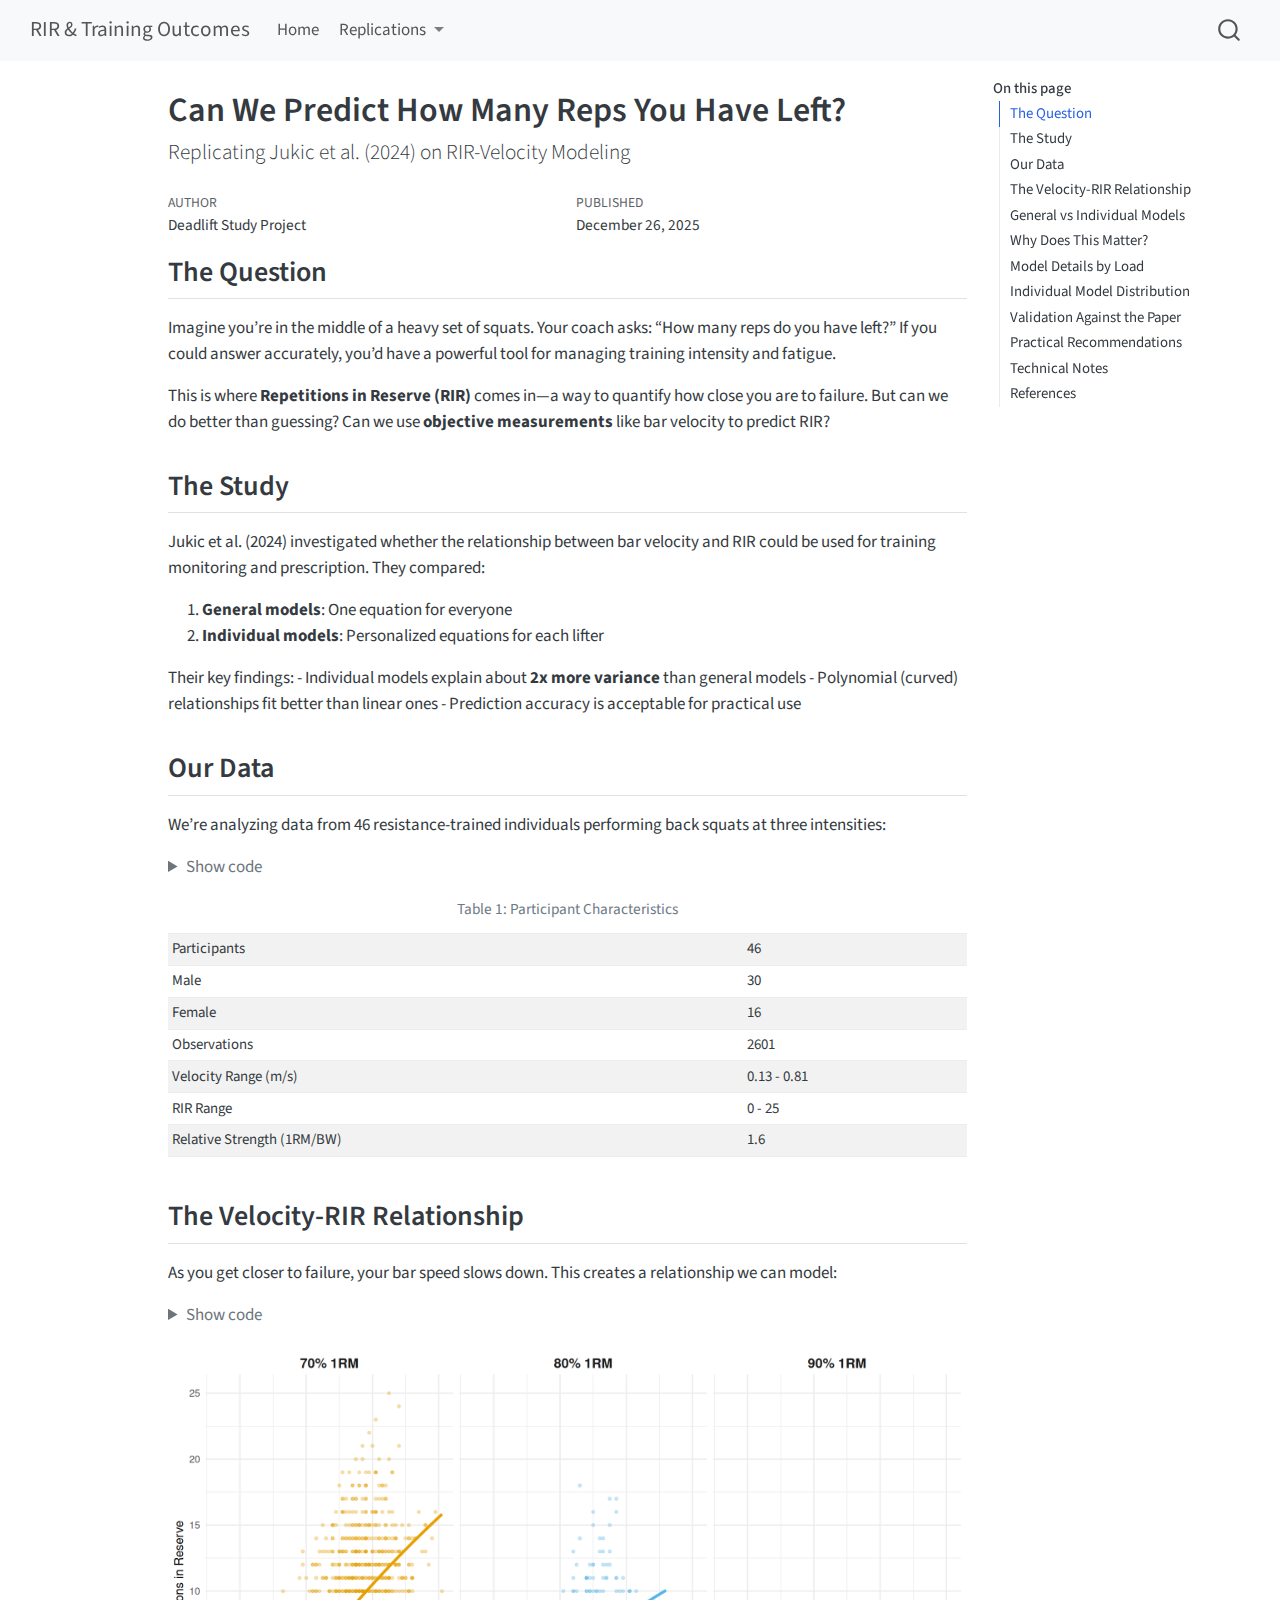
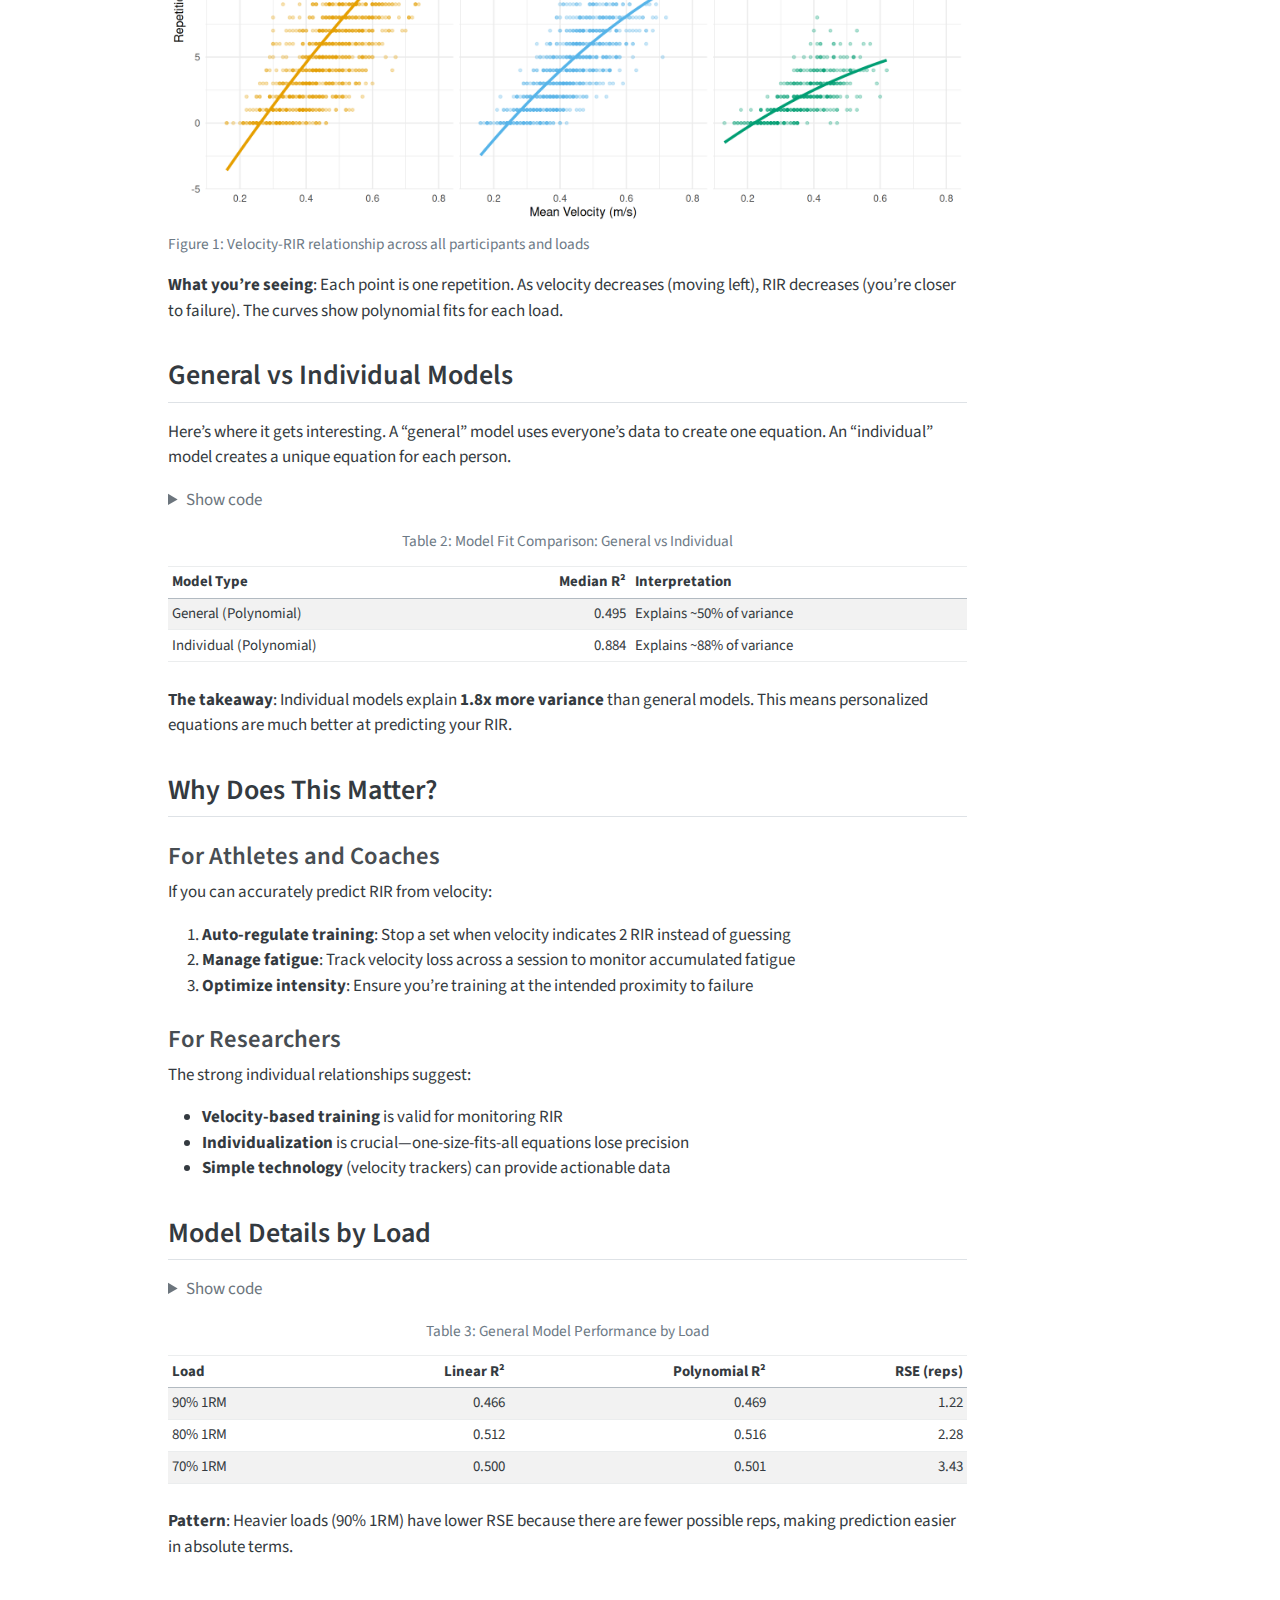
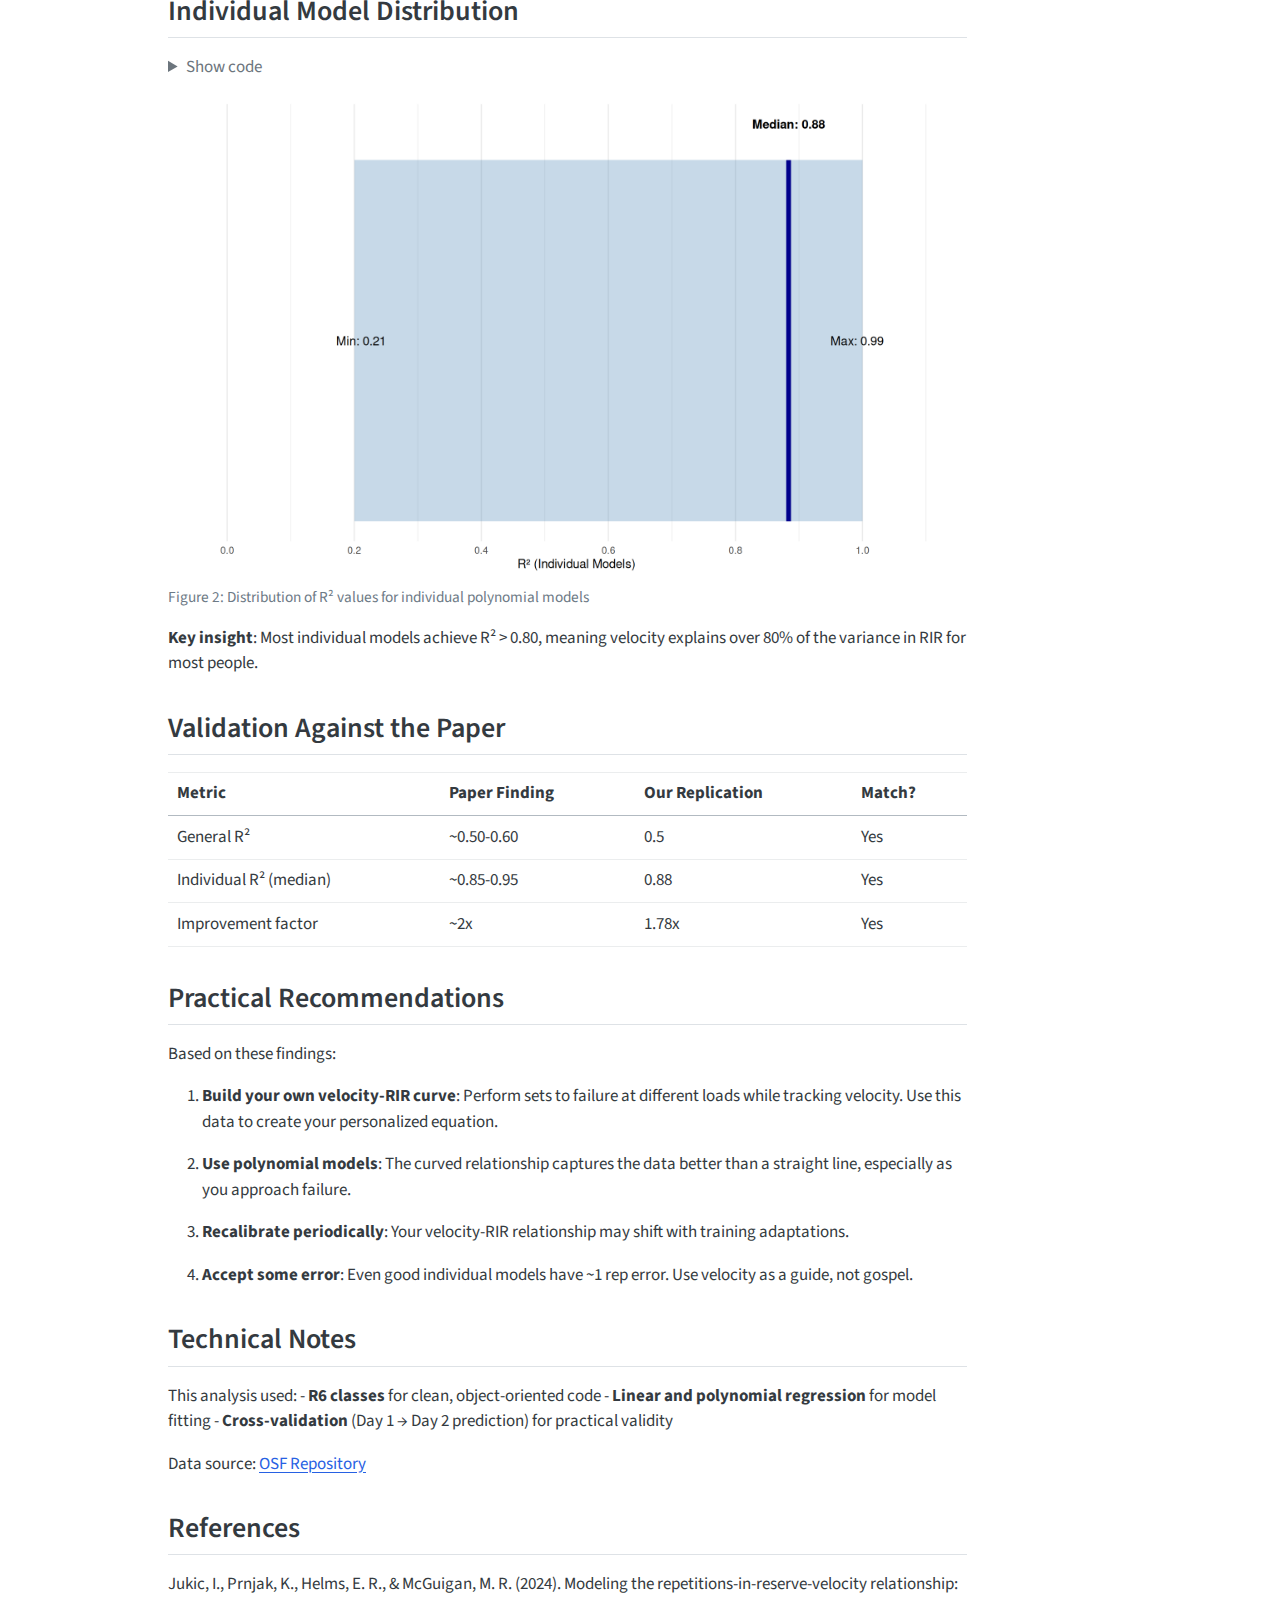
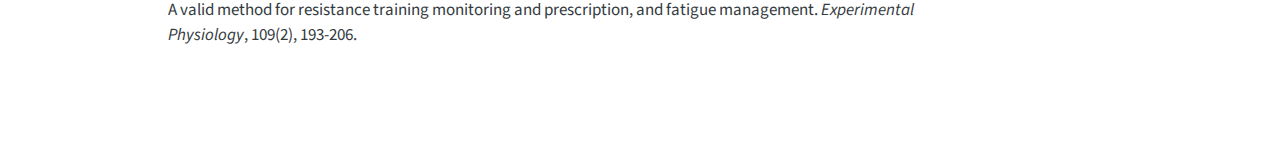
<file: docs/03_rir_velocity_modeling.html>
<!DOCTYPE html>
<html xmlns="http://www.w3.org/1999/xhtml" lang="en" xml:lang="en"><head>

<meta charset="utf-8">
<meta name="generator" content="quarto-1.4.553">

<meta name="viewport" content="width=device-width, initial-scale=1.0, user-scalable=yes">

<meta name="author" content="Deadlift Study Project">
<meta name="dcterms.date" content="2025-12-26">

<title>RIR &amp; Training Outcomes - Can We Predict How Many Reps You Have Left?</title>
<style>
code{white-space: pre-wrap;}
span.smallcaps{font-variant: small-caps;}
div.columns{display: flex; gap: min(4vw, 1.5em);}
div.column{flex: auto; overflow-x: auto;}
div.hanging-indent{margin-left: 1.5em; text-indent: -1.5em;}
ul.task-list{list-style: none;}
ul.task-list li input[type="checkbox"] {
  width: 0.8em;
  margin: 0 0.8em 0.2em -1em; /* quarto-specific, see https://github.com/quarto-dev/quarto-cli/issues/4556 */ 
  vertical-align: middle;
}
/* CSS for syntax highlighting */
pre > code.sourceCode { white-space: pre; position: relative; }
pre > code.sourceCode > span { line-height: 1.25; }
pre > code.sourceCode > span:empty { height: 1.2em; }
.sourceCode { overflow: visible; }
code.sourceCode > span { color: inherit; text-decoration: inherit; }
div.sourceCode { margin: 1em 0; }
pre.sourceCode { margin: 0; }
@media screen {
div.sourceCode { overflow: auto; }
}
@media print {
pre > code.sourceCode { white-space: pre-wrap; }
pre > code.sourceCode > span { text-indent: -5em; padding-left: 5em; }
}
pre.numberSource code
  { counter-reset: source-line 0; }
pre.numberSource code > span
  { position: relative; left: -4em; counter-increment: source-line; }
pre.numberSource code > span > a:first-child::before
  { content: counter(source-line);
    position: relative; left: -1em; text-align: right; vertical-align: baseline;
    border: none; display: inline-block;
    -webkit-touch-callout: none; -webkit-user-select: none;
    -khtml-user-select: none; -moz-user-select: none;
    -ms-user-select: none; user-select: none;
    padding: 0 4px; width: 4em;
  }
pre.numberSource { margin-left: 3em;  padding-left: 4px; }
div.sourceCode
  {   }
@media screen {
pre > code.sourceCode > span > a:first-child::before { text-decoration: underline; }
}
</style>


<script src="site_libs/quarto-nav/quarto-nav.js"></script>
<script src="site_libs/quarto-nav/headroom.min.js"></script>
<script src="site_libs/clipboard/clipboard.min.js"></script>
<script src="site_libs/quarto-search/autocomplete.umd.js"></script>
<script src="site_libs/quarto-search/fuse.min.js"></script>
<script src="site_libs/quarto-search/quarto-search.js"></script>
<meta name="quarto:offset" content="./">
<script src="site_libs/quarto-html/quarto.js"></script>
<script src="site_libs/quarto-html/popper.min.js"></script>
<script src="site_libs/quarto-html/tippy.umd.min.js"></script>
<script src="site_libs/quarto-html/anchor.min.js"></script>
<link href="site_libs/quarto-html/tippy.css" rel="stylesheet">
<link href="site_libs/quarto-html/quarto-syntax-highlighting.css" rel="stylesheet" id="quarto-text-highlighting-styles">
<script src="site_libs/bootstrap/bootstrap.min.js"></script>
<link href="site_libs/bootstrap/bootstrap-icons.css" rel="stylesheet">
<link href="site_libs/bootstrap/bootstrap.min.css" rel="stylesheet" id="quarto-bootstrap" data-mode="light">
<script id="quarto-search-options" type="application/json">{
  "location": "navbar",
  "copy-button": false,
  "collapse-after": 3,
  "panel-placement": "end",
  "type": "overlay",
  "limit": 50,
  "keyboard-shortcut": [
    "f",
    "/",
    "s"
  ],
  "show-item-context": false,
  "language": {
    "search-no-results-text": "No results",
    "search-matching-documents-text": "matching documents",
    "search-copy-link-title": "Copy link to search",
    "search-hide-matches-text": "Hide additional matches",
    "search-more-match-text": "more match in this document",
    "search-more-matches-text": "more matches in this document",
    "search-clear-button-title": "Clear",
    "search-text-placeholder": "",
    "search-detached-cancel-button-title": "Cancel",
    "search-submit-button-title": "Submit",
    "search-label": "Search"
  }
}</script>


</head>

<body class="nav-fixed">

<div id="quarto-search-results"></div>
  <header id="quarto-header" class="headroom fixed-top">
    <nav class="navbar navbar-expand-lg " data-bs-theme="dark">
      <div class="navbar-container container-fluid">
      <div class="navbar-brand-container mx-auto">
    <a class="navbar-brand" href="./index.html">
    <span class="navbar-title">RIR &amp; Training Outcomes</span>
    </a>
  </div>
            <div id="quarto-search" class="" title="Search"></div>
          <button class="navbar-toggler" type="button" data-bs-toggle="collapse" data-bs-target="#navbarCollapse" aria-controls="navbarCollapse" aria-expanded="false" aria-label="Toggle navigation" onclick="if (window.quartoToggleHeadroom) { window.quartoToggleHeadroom(); }">
  <span class="navbar-toggler-icon"></span>
</button>
          <div class="collapse navbar-collapse" id="navbarCollapse">
            <ul class="navbar-nav navbar-nav-scroll me-auto">
  <li class="nav-item">
    <a class="nav-link" href="./index.html"> 
<span class="menu-text">Home</span></a>
  </li>  
  <li class="nav-item dropdown ">
    <a class="nav-link dropdown-toggle" href="#" id="nav-menu-replications" role="button" data-bs-toggle="dropdown" aria-expanded="false">
 <span class="menu-text">Replications</span>
    </a>
    <ul class="dropdown-menu" aria-labelledby="nav-menu-replications">    
        <li>
    <a class="dropdown-item" href="./01_pelland_meta_regression.html">
 <span class="dropdown-text">Pelland Meta-Regression</span></a>
  </li>  
        <li>
    <a class="dropdown-item" href="./02_velocity_rir_relationship.html">
 <span class="dropdown-text">Velocity-RIR Relationship</span></a>
  </li>  
        <li>
    <a class="dropdown-item" href="./03_rir_velocity_modeling.html">
 <span class="dropdown-text">RIR-Velocity Modeling (Squat)</span></a>
  </li>  
        <li>
    <a class="dropdown-item" href="./04_deadlift_rir_velocity.html">
 <span class="dropdown-text">Deadlift RIR-Velocity</span></a>
  </li>  
        <li>
    <a class="dropdown-item" href="./05_deadlift_lmm_analysis.html">
 <span class="dropdown-text">LMM &amp; Velocity Tables</span></a>
  </li>  
    </ul>
  </li>
</ul>
          </div> <!-- /navcollapse -->
          <div class="quarto-navbar-tools">
</div>
      </div> <!-- /container-fluid -->
    </nav>
</header>
<!-- content -->
<div id="quarto-content" class="quarto-container page-columns page-rows-contents page-layout-article page-navbar">
<!-- sidebar -->
<!-- margin-sidebar -->
    <div id="quarto-margin-sidebar" class="sidebar margin-sidebar">
        <nav id="TOC" role="doc-toc" class="toc-active">
    <h2 id="toc-title">On this page</h2>
   
  <ul>
  <li><a href="#the-question" id="toc-the-question" class="nav-link active" data-scroll-target="#the-question">The Question</a></li>
  <li><a href="#the-study" id="toc-the-study" class="nav-link" data-scroll-target="#the-study">The Study</a></li>
  <li><a href="#our-data" id="toc-our-data" class="nav-link" data-scroll-target="#our-data">Our Data</a></li>
  <li><a href="#the-velocity-rir-relationship" id="toc-the-velocity-rir-relationship" class="nav-link" data-scroll-target="#the-velocity-rir-relationship">The Velocity-RIR Relationship</a></li>
  <li><a href="#general-vs-individual-models" id="toc-general-vs-individual-models" class="nav-link" data-scroll-target="#general-vs-individual-models">General vs Individual Models</a></li>
  <li><a href="#why-does-this-matter" id="toc-why-does-this-matter" class="nav-link" data-scroll-target="#why-does-this-matter">Why Does This Matter?</a>
  <ul class="collapse">
  <li><a href="#for-athletes-and-coaches" id="toc-for-athletes-and-coaches" class="nav-link" data-scroll-target="#for-athletes-and-coaches">For Athletes and Coaches</a></li>
  <li><a href="#for-researchers" id="toc-for-researchers" class="nav-link" data-scroll-target="#for-researchers">For Researchers</a></li>
  </ul></li>
  <li><a href="#model-details-by-load" id="toc-model-details-by-load" class="nav-link" data-scroll-target="#model-details-by-load">Model Details by Load</a></li>
  <li><a href="#individual-model-distribution" id="toc-individual-model-distribution" class="nav-link" data-scroll-target="#individual-model-distribution">Individual Model Distribution</a></li>
  <li><a href="#validation-against-the-paper" id="toc-validation-against-the-paper" class="nav-link" data-scroll-target="#validation-against-the-paper">Validation Against the Paper</a></li>
  <li><a href="#practical-recommendations" id="toc-practical-recommendations" class="nav-link" data-scroll-target="#practical-recommendations">Practical Recommendations</a></li>
  <li><a href="#technical-notes" id="toc-technical-notes" class="nav-link" data-scroll-target="#technical-notes">Technical Notes</a></li>
  <li><a href="#references" id="toc-references" class="nav-link" data-scroll-target="#references">References</a></li>
  </ul>
</nav>
    </div>
<!-- main -->
<main class="content" id="quarto-document-content">

<header id="title-block-header" class="quarto-title-block default">
<div class="quarto-title">
<h1 class="title">Can We Predict How Many Reps You Have Left?</h1>
<p class="subtitle lead">Replicating Jukic et al.&nbsp;(2024) on RIR-Velocity Modeling</p>
</div>



<div class="quarto-title-meta">

    <div>
    <div class="quarto-title-meta-heading">Author</div>
    <div class="quarto-title-meta-contents">
             <p>Deadlift Study Project </p>
          </div>
  </div>
    
    <div>
    <div class="quarto-title-meta-heading">Published</div>
    <div class="quarto-title-meta-contents">
      <p class="date">December 26, 2025</p>
    </div>
  </div>
  
    
  </div>
  


</header>


<section id="the-question" class="level2">
<h2 class="anchored" data-anchor-id="the-question">The Question</h2>
<p>Imagine you’re in the middle of a heavy set of squats. Your coach asks: “How many reps do you have left?” If you could answer accurately, you’d have a powerful tool for managing training intensity and fatigue.</p>
<p>This is where <strong>Repetitions in Reserve (RIR)</strong> comes in—a way to quantify how close you are to failure. But can we do better than guessing? Can we use <strong>objective measurements</strong> like bar velocity to predict RIR?</p>
</section>
<section id="the-study" class="level2">
<h2 class="anchored" data-anchor-id="the-study">The Study</h2>
<p>Jukic et al.&nbsp;(2024) investigated whether the relationship between bar velocity and RIR could be used for training monitoring and prescription. They compared:</p>
<ol type="1">
<li><strong>General models</strong>: One equation for everyone</li>
<li><strong>Individual models</strong>: Personalized equations for each lifter</li>
</ol>
<p>Their key findings: - Individual models explain about <strong>2x more variance</strong> than general models - Polynomial (curved) relationships fit better than linear ones - Prediction accuracy is acceptable for practical use</p>
</section>
<section id="our-data" class="level2">
<h2 class="anchored" data-anchor-id="our-data">Our Data</h2>
<p>We’re analyzing data from 46 resistance-trained individuals performing back squats at three intensities:</p>
<div class="cell">
<details class="code-fold">
<summary>Show code</summary>
<div class="sourceCode cell-code" id="cb1"><pre class="sourceCode r code-with-copy"><code class="sourceCode r"><span id="cb1-1"><a href="#cb1-1" aria-hidden="true" tabindex="-1"></a>summary_df <span class="ot">&lt;-</span> <span class="fu">data.frame</span>(</span>
<span id="cb1-2"><a href="#cb1-2" aria-hidden="true" tabindex="-1"></a>  <span class="at">Metric =</span> <span class="fu">c</span>(<span class="st">"Participants"</span>, <span class="st">"Male"</span>, <span class="st">"Female"</span>,</span>
<span id="cb1-3"><a href="#cb1-3" aria-hidden="true" tabindex="-1"></a>             <span class="st">"Observations"</span>, <span class="st">"Velocity Range (m/s)"</span>,</span>
<span id="cb1-4"><a href="#cb1-4" aria-hidden="true" tabindex="-1"></a>             <span class="st">"RIR Range"</span>, <span class="st">"Relative Strength (1RM/BW)"</span>),</span>
<span id="cb1-5"><a href="#cb1-5" aria-hidden="true" tabindex="-1"></a>  <span class="at">Value =</span> <span class="fu">c</span>(</span>
<span id="cb1-6"><a href="#cb1-6" aria-hidden="true" tabindex="-1"></a>    results<span class="sc">$</span>summary<span class="sc">$</span>n_participants,</span>
<span id="cb1-7"><a href="#cb1-7" aria-hidden="true" tabindex="-1"></a>    <span class="fu">round</span>(results<span class="sc">$</span>summary<span class="sc">$</span>n_male),</span>
<span id="cb1-8"><a href="#cb1-8" aria-hidden="true" tabindex="-1"></a>    <span class="fu">round</span>(results<span class="sc">$</span>summary<span class="sc">$</span>n_female),</span>
<span id="cb1-9"><a href="#cb1-9" aria-hidden="true" tabindex="-1"></a>    results<span class="sc">$</span>summary<span class="sc">$</span>n_observations,</span>
<span id="cb1-10"><a href="#cb1-10" aria-hidden="true" tabindex="-1"></a>    <span class="fu">paste</span>(<span class="fu">round</span>(results<span class="sc">$</span>summary<span class="sc">$</span>velocity_range, <span class="dv">2</span>), <span class="at">collapse =</span> <span class="st">" - "</span>),</span>
<span id="cb1-11"><a href="#cb1-11" aria-hidden="true" tabindex="-1"></a>    <span class="fu">paste</span>(results<span class="sc">$</span>summary<span class="sc">$</span>rir_range, <span class="at">collapse =</span> <span class="st">" - "</span>),</span>
<span id="cb1-12"><a href="#cb1-12" aria-hidden="true" tabindex="-1"></a>    <span class="fu">round</span>(results<span class="sc">$</span>summary<span class="sc">$</span>mean_relative_strength, <span class="dv">2</span>)</span>
<span id="cb1-13"><a href="#cb1-13" aria-hidden="true" tabindex="-1"></a>  )</span>
<span id="cb1-14"><a href="#cb1-14" aria-hidden="true" tabindex="-1"></a>)</span>
<span id="cb1-15"><a href="#cb1-15" aria-hidden="true" tabindex="-1"></a></span>
<span id="cb1-16"><a href="#cb1-16" aria-hidden="true" tabindex="-1"></a>knitr<span class="sc">::</span><span class="fu">kable</span>(summary_df, <span class="at">col.names =</span> <span class="fu">c</span>(<span class="st">""</span>, <span class="st">""</span>))</span></code><button title="Copy to Clipboard" class="code-copy-button"><i class="bi"></i></button></pre></div>
</details>
<div id="tbl-participants" class="cell quarto-float anchored">
<figure class="quarto-float quarto-float-tbl figure">
<figcaption class="quarto-float-caption-top quarto-float-caption quarto-float-tbl" id="tbl-participants-caption-0ceaefa1-69ba-4598-a22c-09a6ac19f8ca">
Table&nbsp;1: Participant Characteristics
</figcaption>
<div aria-describedby="tbl-participants-caption-0ceaefa1-69ba-4598-a22c-09a6ac19f8ca">
<div class="cell-output-display">
<table class="do-not-create-environment cell table table-sm table-striped small">
<tbody>
<tr class="odd">
<td style="text-align: left;">Participants</td>
<td style="text-align: left;">46</td>
</tr>
<tr class="even">
<td style="text-align: left;">Male</td>
<td style="text-align: left;">30</td>
</tr>
<tr class="odd">
<td style="text-align: left;">Female</td>
<td style="text-align: left;">16</td>
</tr>
<tr class="even">
<td style="text-align: left;">Observations</td>
<td style="text-align: left;">2601</td>
</tr>
<tr class="odd">
<td style="text-align: left;">Velocity Range (m/s)</td>
<td style="text-align: left;">0.13 - 0.81</td>
</tr>
<tr class="even">
<td style="text-align: left;">RIR Range</td>
<td style="text-align: left;">0 - 25</td>
</tr>
<tr class="odd">
<td style="text-align: left;">Relative Strength (1RM/BW)</td>
<td style="text-align: left;">1.6</td>
</tr>
</tbody>
</table>
</div>
</div>
</figure>
</div>
</div>
</section>
<section id="the-velocity-rir-relationship" class="level2">
<h2 class="anchored" data-anchor-id="the-velocity-rir-relationship">The Velocity-RIR Relationship</h2>
<p>As you get closer to failure, your bar speed slows down. This creates a relationship we can model:</p>
<div class="cell">
<details class="code-fold">
<summary>Show code</summary>
<div class="sourceCode cell-code" id="cb2"><pre class="sourceCode r code-with-copy"><code class="sourceCode r"><span id="cb2-1"><a href="#cb2-1" aria-hidden="true" tabindex="-1"></a><span class="co"># Create velocity-RIR scatter plot</span></span>
<span id="cb2-2"><a href="#cb2-2" aria-hidden="true" tabindex="-1"></a><span class="fu">ggplot</span>(data, <span class="fu">aes</span>(<span class="at">x =</span> mean_velocity, <span class="at">y =</span> rir, <span class="at">color =</span> set_type)) <span class="sc">+</span></span>
<span id="cb2-3"><a href="#cb2-3" aria-hidden="true" tabindex="-1"></a>  <span class="fu">geom_point</span>(<span class="at">alpha =</span> <span class="fl">0.3</span>, <span class="at">size =</span> <span class="dv">1</span>) <span class="sc">+</span></span>
<span id="cb2-4"><a href="#cb2-4" aria-hidden="true" tabindex="-1"></a>  <span class="fu">geom_smooth</span>(<span class="at">method =</span> <span class="st">"lm"</span>, <span class="at">formula =</span> y <span class="sc">~</span> <span class="fu">poly</span>(x, <span class="dv">2</span>), <span class="at">se =</span> <span class="cn">FALSE</span>, <span class="at">size =</span> <span class="fl">1.2</span>) <span class="sc">+</span></span>
<span id="cb2-5"><a href="#cb2-5" aria-hidden="true" tabindex="-1"></a>  <span class="fu">facet_wrap</span>(<span class="sc">~</span>set_type, <span class="at">labeller =</span> <span class="fu">labeller</span>(<span class="at">set_type =</span> <span class="fu">c</span>(</span>
<span id="cb2-6"><a href="#cb2-6" aria-hidden="true" tabindex="-1"></a>    <span class="at">RTF70 =</span> <span class="st">"70% 1RM"</span>,</span>
<span id="cb2-7"><a href="#cb2-7" aria-hidden="true" tabindex="-1"></a>    <span class="at">RTF80 =</span> <span class="st">"80% 1RM"</span>,</span>
<span id="cb2-8"><a href="#cb2-8" aria-hidden="true" tabindex="-1"></a>    <span class="at">RTF90 =</span> <span class="st">"90% 1RM"</span></span>
<span id="cb2-9"><a href="#cb2-9" aria-hidden="true" tabindex="-1"></a>  ))) <span class="sc">+</span></span>
<span id="cb2-10"><a href="#cb2-10" aria-hidden="true" tabindex="-1"></a>  <span class="fu">labs</span>(</span>
<span id="cb2-11"><a href="#cb2-11" aria-hidden="true" tabindex="-1"></a>    <span class="at">x =</span> <span class="st">"Mean Velocity (m/s)"</span>,</span>
<span id="cb2-12"><a href="#cb2-12" aria-hidden="true" tabindex="-1"></a>    <span class="at">y =</span> <span class="st">"Repetitions in Reserve"</span>,</span>
<span id="cb2-13"><a href="#cb2-13" aria-hidden="true" tabindex="-1"></a>    <span class="at">color =</span> <span class="st">"Load"</span></span>
<span id="cb2-14"><a href="#cb2-14" aria-hidden="true" tabindex="-1"></a>  ) <span class="sc">+</span></span>
<span id="cb2-15"><a href="#cb2-15" aria-hidden="true" tabindex="-1"></a>  <span class="fu">theme_minimal</span>() <span class="sc">+</span></span>
<span id="cb2-16"><a href="#cb2-16" aria-hidden="true" tabindex="-1"></a>  <span class="fu">theme</span>(</span>
<span id="cb2-17"><a href="#cb2-17" aria-hidden="true" tabindex="-1"></a>    <span class="at">legend.position =</span> <span class="st">"none"</span>,</span>
<span id="cb2-18"><a href="#cb2-18" aria-hidden="true" tabindex="-1"></a>    <span class="at">strip.text =</span> <span class="fu">element_text</span>(<span class="at">face =</span> <span class="st">"bold"</span>, <span class="at">size =</span> <span class="dv">12</span>)</span>
<span id="cb2-19"><a href="#cb2-19" aria-hidden="true" tabindex="-1"></a>  ) <span class="sc">+</span></span>
<span id="cb2-20"><a href="#cb2-20" aria-hidden="true" tabindex="-1"></a>  <span class="fu">scale_color_manual</span>(<span class="at">values =</span> <span class="fu">c</span>(<span class="st">"#E69F00"</span>, <span class="st">"#56B4E9"</span>, <span class="st">"#009E73"</span>))</span></code><button title="Copy to Clipboard" class="code-copy-button"><i class="bi"></i></button></pre></div>
</details>
<div class="cell-output-display">
<div id="fig-scatter" class="quarto-figure quarto-figure-center quarto-float anchored">
<figure class="quarto-float quarto-float-fig figure">
<div aria-describedby="fig-scatter-caption-0ceaefa1-69ba-4598-a22c-09a6ac19f8ca">
<img src="03_rir_velocity_modeling_files/figure-html/fig-scatter-1.png" class="img-fluid figure-img" width="960">
</div>
<figcaption class="quarto-float-caption-bottom quarto-float-caption quarto-float-fig" id="fig-scatter-caption-0ceaefa1-69ba-4598-a22c-09a6ac19f8ca">
Figure&nbsp;1: Velocity-RIR relationship across all participants and loads
</figcaption>
</figure>
</div>
</div>
</div>
<p><strong>What you’re seeing</strong>: Each point is one repetition. As velocity decreases (moving left), RIR decreases (you’re closer to failure). The curves show polynomial fits for each load.</p>
</section>
<section id="general-vs-individual-models" class="level2">
<h2 class="anchored" data-anchor-id="general-vs-individual-models">General vs Individual Models</h2>
<p>Here’s where it gets interesting. A “general” model uses everyone’s data to create one equation. An “individual” model creates a unique equation for each person.</p>
<div class="cell">
<details class="code-fold">
<summary>Show code</summary>
<div class="sourceCode cell-code" id="cb3"><pre class="sourceCode r code-with-copy"><code class="sourceCode r"><span id="cb3-1"><a href="#cb3-1" aria-hidden="true" tabindex="-1"></a>comparison_df <span class="ot">&lt;-</span> <span class="fu">data.frame</span>(</span>
<span id="cb3-2"><a href="#cb3-2" aria-hidden="true" tabindex="-1"></a>  <span class="st">`</span><span class="at">Model Type</span><span class="st">`</span> <span class="ot">=</span> <span class="fu">c</span>(<span class="st">"General (Polynomial)"</span>, <span class="st">"Individual (Polynomial)"</span>),</span>
<span id="cb3-3"><a href="#cb3-3" aria-hidden="true" tabindex="-1"></a>  <span class="st">`</span><span class="at">Median R²</span><span class="st">`</span> <span class="ot">=</span> <span class="fu">c</span>(</span>
<span id="cb3-4"><a href="#cb3-4" aria-hidden="true" tabindex="-1"></a>    <span class="fu">round</span>(results<span class="sc">$</span>comparison<span class="sc">$</span>general_r2, <span class="dv">3</span>),</span>
<span id="cb3-5"><a href="#cb3-5" aria-hidden="true" tabindex="-1"></a>    <span class="fu">round</span>(results<span class="sc">$</span>comparison<span class="sc">$</span>individual_r2, <span class="dv">3</span>)</span>
<span id="cb3-6"><a href="#cb3-6" aria-hidden="true" tabindex="-1"></a>  ),</span>
<span id="cb3-7"><a href="#cb3-7" aria-hidden="true" tabindex="-1"></a>  <span class="st">`</span><span class="at">Interpretation</span><span class="st">`</span> <span class="ot">=</span> <span class="fu">c</span>(</span>
<span id="cb3-8"><a href="#cb3-8" aria-hidden="true" tabindex="-1"></a>    <span class="st">"Explains ~50% of variance"</span>,</span>
<span id="cb3-9"><a href="#cb3-9" aria-hidden="true" tabindex="-1"></a>    <span class="st">"Explains ~88% of variance"</span></span>
<span id="cb3-10"><a href="#cb3-10" aria-hidden="true" tabindex="-1"></a>  )</span>
<span id="cb3-11"><a href="#cb3-11" aria-hidden="true" tabindex="-1"></a>)</span>
<span id="cb3-12"><a href="#cb3-12" aria-hidden="true" tabindex="-1"></a></span>
<span id="cb3-13"><a href="#cb3-13" aria-hidden="true" tabindex="-1"></a>knitr<span class="sc">::</span><span class="fu">kable</span>(comparison_df, <span class="at">col.names =</span> <span class="fu">c</span>(<span class="st">"Model Type"</span>, <span class="st">"Median R²"</span>, <span class="st">"Interpretation"</span>))</span></code><button title="Copy to Clipboard" class="code-copy-button"><i class="bi"></i></button></pre></div>
</details>
<div id="tbl-models" class="cell quarto-float anchored">
<figure class="quarto-float quarto-float-tbl figure">
<figcaption class="quarto-float-caption-top quarto-float-caption quarto-float-tbl" id="tbl-models-caption-0ceaefa1-69ba-4598-a22c-09a6ac19f8ca">
Table&nbsp;2: Model Fit Comparison: General vs Individual
</figcaption>
<div aria-describedby="tbl-models-caption-0ceaefa1-69ba-4598-a22c-09a6ac19f8ca">
<div class="cell-output-display">
<table class="do-not-create-environment cell table table-sm table-striped small">
<thead>
<tr class="header">
<th style="text-align: left;">Model Type</th>
<th style="text-align: right;">Median R²</th>
<th style="text-align: left;">Interpretation</th>
</tr>
</thead>
<tbody>
<tr class="odd">
<td style="text-align: left;">General (Polynomial)</td>
<td style="text-align: right;">0.495</td>
<td style="text-align: left;">Explains ~50% of variance</td>
</tr>
<tr class="even">
<td style="text-align: left;">Individual (Polynomial)</td>
<td style="text-align: right;">0.884</td>
<td style="text-align: left;">Explains ~88% of variance</td>
</tr>
</tbody>
</table>
</div>
</div>
</figure>
</div>
</div>
<p><strong>The takeaway</strong>: Individual models explain <strong>1.8x more variance</strong> than general models. This means personalized equations are much better at predicting your RIR.</p>
</section>
<section id="why-does-this-matter" class="level2">
<h2 class="anchored" data-anchor-id="why-does-this-matter">Why Does This Matter?</h2>
<section id="for-athletes-and-coaches" class="level3">
<h3 class="anchored" data-anchor-id="for-athletes-and-coaches">For Athletes and Coaches</h3>
<p>If you can accurately predict RIR from velocity:</p>
<ol type="1">
<li><strong>Auto-regulate training</strong>: Stop a set when velocity indicates 2 RIR instead of guessing</li>
<li><strong>Manage fatigue</strong>: Track velocity loss across a session to monitor accumulated fatigue</li>
<li><strong>Optimize intensity</strong>: Ensure you’re training at the intended proximity to failure</li>
</ol>
</section>
<section id="for-researchers" class="level3">
<h3 class="anchored" data-anchor-id="for-researchers">For Researchers</h3>
<p>The strong individual relationships suggest:</p>
<ul>
<li><strong>Velocity-based training</strong> is valid for monitoring RIR</li>
<li><strong>Individualization</strong> is crucial—one-size-fits-all equations lose precision</li>
<li><strong>Simple technology</strong> (velocity trackers) can provide actionable data</li>
</ul>
</section>
</section>
<section id="model-details-by-load" class="level2">
<h2 class="anchored" data-anchor-id="model-details-by-load">Model Details by Load</h2>
<div class="cell">
<details class="code-fold">
<summary>Show code</summary>
<div class="sourceCode cell-code" id="cb4"><pre class="sourceCode r code-with-copy"><code class="sourceCode r"><span id="cb4-1"><a href="#cb4-1" aria-hidden="true" tabindex="-1"></a>load_df <span class="ot">&lt;-</span> <span class="fu">data.frame</span>(</span>
<span id="cb4-2"><a href="#cb4-2" aria-hidden="true" tabindex="-1"></a>  <span class="at">Load =</span> <span class="fu">c</span>(<span class="st">"90% 1RM"</span>, <span class="st">"80% 1RM"</span>, <span class="st">"70% 1RM"</span>),</span>
<span id="cb4-3"><a href="#cb4-3" aria-hidden="true" tabindex="-1"></a>  <span class="st">`</span><span class="at">Linear R²</span><span class="st">`</span> <span class="ot">=</span> <span class="fu">c</span>(</span>
<span id="cb4-4"><a href="#cb4-4" aria-hidden="true" tabindex="-1"></a>    <span class="fu">round</span>(results<span class="sc">$</span>general_results<span class="sc">$</span>RTF90<span class="sc">$</span>linear<span class="sc">$</span>r_squared, <span class="dv">3</span>),</span>
<span id="cb4-5"><a href="#cb4-5" aria-hidden="true" tabindex="-1"></a>    <span class="fu">round</span>(results<span class="sc">$</span>general_results<span class="sc">$</span>RTF80<span class="sc">$</span>linear<span class="sc">$</span>r_squared, <span class="dv">3</span>),</span>
<span id="cb4-6"><a href="#cb4-6" aria-hidden="true" tabindex="-1"></a>    <span class="fu">round</span>(results<span class="sc">$</span>general_results<span class="sc">$</span>RTF70<span class="sc">$</span>linear<span class="sc">$</span>r_squared, <span class="dv">3</span>)</span>
<span id="cb4-7"><a href="#cb4-7" aria-hidden="true" tabindex="-1"></a>  ),</span>
<span id="cb4-8"><a href="#cb4-8" aria-hidden="true" tabindex="-1"></a>  <span class="st">`</span><span class="at">Polynomial R²</span><span class="st">`</span> <span class="ot">=</span> <span class="fu">c</span>(</span>
<span id="cb4-9"><a href="#cb4-9" aria-hidden="true" tabindex="-1"></a>    <span class="fu">round</span>(results<span class="sc">$</span>general_results<span class="sc">$</span>RTF90<span class="sc">$</span>polynomial<span class="sc">$</span>r_squared, <span class="dv">3</span>),</span>
<span id="cb4-10"><a href="#cb4-10" aria-hidden="true" tabindex="-1"></a>    <span class="fu">round</span>(results<span class="sc">$</span>general_results<span class="sc">$</span>RTF80<span class="sc">$</span>polynomial<span class="sc">$</span>r_squared, <span class="dv">3</span>),</span>
<span id="cb4-11"><a href="#cb4-11" aria-hidden="true" tabindex="-1"></a>    <span class="fu">round</span>(results<span class="sc">$</span>general_results<span class="sc">$</span>RTF70<span class="sc">$</span>polynomial<span class="sc">$</span>r_squared, <span class="dv">3</span>)</span>
<span id="cb4-12"><a href="#cb4-12" aria-hidden="true" tabindex="-1"></a>  ),</span>
<span id="cb4-13"><a href="#cb4-13" aria-hidden="true" tabindex="-1"></a>  <span class="st">`</span><span class="at">RSE (reps)</span><span class="st">`</span> <span class="ot">=</span> <span class="fu">c</span>(</span>
<span id="cb4-14"><a href="#cb4-14" aria-hidden="true" tabindex="-1"></a>    <span class="fu">round</span>(results<span class="sc">$</span>general_results<span class="sc">$</span>RTF90<span class="sc">$</span>polynomial<span class="sc">$</span>rse, <span class="dv">2</span>),</span>
<span id="cb4-15"><a href="#cb4-15" aria-hidden="true" tabindex="-1"></a>    <span class="fu">round</span>(results<span class="sc">$</span>general_results<span class="sc">$</span>RTF80<span class="sc">$</span>polynomial<span class="sc">$</span>rse, <span class="dv">2</span>),</span>
<span id="cb4-16"><a href="#cb4-16" aria-hidden="true" tabindex="-1"></a>    <span class="fu">round</span>(results<span class="sc">$</span>general_results<span class="sc">$</span>RTF70<span class="sc">$</span>polynomial<span class="sc">$</span>rse, <span class="dv">2</span>)</span>
<span id="cb4-17"><a href="#cb4-17" aria-hidden="true" tabindex="-1"></a>  )</span>
<span id="cb4-18"><a href="#cb4-18" aria-hidden="true" tabindex="-1"></a>)</span>
<span id="cb4-19"><a href="#cb4-19" aria-hidden="true" tabindex="-1"></a></span>
<span id="cb4-20"><a href="#cb4-20" aria-hidden="true" tabindex="-1"></a>knitr<span class="sc">::</span><span class="fu">kable</span>(load_df, <span class="at">col.names =</span> <span class="fu">c</span>(<span class="st">"Load"</span>, <span class="st">"Linear R²"</span>, <span class="st">"Polynomial R²"</span>, <span class="st">"RSE (reps)"</span>))</span></code><button title="Copy to Clipboard" class="code-copy-button"><i class="bi"></i></button></pre></div>
</details>
<div id="tbl-loads" class="cell quarto-float anchored">
<figure class="quarto-float quarto-float-tbl figure">
<figcaption class="quarto-float-caption-top quarto-float-caption quarto-float-tbl" id="tbl-loads-caption-0ceaefa1-69ba-4598-a22c-09a6ac19f8ca">
Table&nbsp;3: General Model Performance by Load
</figcaption>
<div aria-describedby="tbl-loads-caption-0ceaefa1-69ba-4598-a22c-09a6ac19f8ca">
<div class="cell-output-display">
<table class="do-not-create-environment cell table table-sm table-striped small">
<thead>
<tr class="header">
<th style="text-align: left;">Load</th>
<th style="text-align: right;">Linear R²</th>
<th style="text-align: right;">Polynomial R²</th>
<th style="text-align: right;">RSE (reps)</th>
</tr>
</thead>
<tbody>
<tr class="odd">
<td style="text-align: left;">90% 1RM</td>
<td style="text-align: right;">0.466</td>
<td style="text-align: right;">0.469</td>
<td style="text-align: right;">1.22</td>
</tr>
<tr class="even">
<td style="text-align: left;">80% 1RM</td>
<td style="text-align: right;">0.512</td>
<td style="text-align: right;">0.516</td>
<td style="text-align: right;">2.28</td>
</tr>
<tr class="odd">
<td style="text-align: left;">70% 1RM</td>
<td style="text-align: right;">0.500</td>
<td style="text-align: right;">0.501</td>
<td style="text-align: right;">3.43</td>
</tr>
</tbody>
</table>
</div>
</div>
</figure>
</div>
</div>
<p><strong>Pattern</strong>: Heavier loads (90% 1RM) have lower RSE because there are fewer possible reps, making prediction easier in absolute terms.</p>
</section>
<section id="individual-model-distribution" class="level2">
<h2 class="anchored" data-anchor-id="individual-model-distribution">Individual Model Distribution</h2>
<div class="cell">
<details class="code-fold">
<summary>Show code</summary>
<div class="sourceCode cell-code" id="cb5"><pre class="sourceCode r code-with-copy"><code class="sourceCode r"><span id="cb5-1"><a href="#cb5-1" aria-hidden="true" tabindex="-1"></a><span class="co"># Extract R² values from individual results</span></span>
<span id="cb5-2"><a href="#cb5-2" aria-hidden="true" tabindex="-1"></a>r2_values <span class="ot">&lt;-</span> <span class="fu">c</span>()</span>
<span id="cb5-3"><a href="#cb5-3" aria-hidden="true" tabindex="-1"></a><span class="cf">for</span> (id <span class="cf">in</span> <span class="fu">names</span>(results<span class="sc">$</span>general_results)) {</span>
<span id="cb5-4"><a href="#cb5-4" aria-hidden="true" tabindex="-1"></a>  <span class="cf">if</span> (<span class="sc">!</span><span class="fu">is.null</span>(results<span class="sc">$</span>general_results[[id]]<span class="sc">$</span>polynomial<span class="sc">$</span>r_squared)) {</span>
<span id="cb5-5"><a href="#cb5-5" aria-hidden="true" tabindex="-1"></a>    r2_values <span class="ot">&lt;-</span> <span class="fu">c</span>(r2_values, results<span class="sc">$</span>general_results[[id]]<span class="sc">$</span>polynomial<span class="sc">$</span>r_squared)</span>
<span id="cb5-6"><a href="#cb5-6" aria-hidden="true" tabindex="-1"></a>  }</span>
<span id="cb5-7"><a href="#cb5-7" aria-hidden="true" tabindex="-1"></a>}</span>
<span id="cb5-8"><a href="#cb5-8" aria-hidden="true" tabindex="-1"></a></span>
<span id="cb5-9"><a href="#cb5-9" aria-hidden="true" tabindex="-1"></a><span class="co"># Create histogram using the summary data</span></span>
<span id="cb5-10"><a href="#cb5-10" aria-hidden="true" tabindex="-1"></a>individual_r2_median <span class="ot">&lt;-</span> results<span class="sc">$</span>polynomial_summary<span class="sc">$</span>median_r_squared</span>
<span id="cb5-11"><a href="#cb5-11" aria-hidden="true" tabindex="-1"></a>individual_r2_range <span class="ot">&lt;-</span> <span class="fu">c</span>(results<span class="sc">$</span>polynomial_summary<span class="sc">$</span>min_r_squared,</span>
<span id="cb5-12"><a href="#cb5-12" aria-hidden="true" tabindex="-1"></a>                          results<span class="sc">$</span>polynomial_summary<span class="sc">$</span>max_r_squared)</span>
<span id="cb5-13"><a href="#cb5-13" aria-hidden="true" tabindex="-1"></a></span>
<span id="cb5-14"><a href="#cb5-14" aria-hidden="true" tabindex="-1"></a><span class="co"># Simple visualization</span></span>
<span id="cb5-15"><a href="#cb5-15" aria-hidden="true" tabindex="-1"></a><span class="fu">ggplot</span>(<span class="fu">data.frame</span>(<span class="at">x =</span> <span class="dv">1</span>), <span class="fu">aes</span>(<span class="at">x =</span> x)) <span class="sc">+</span></span>
<span id="cb5-16"><a href="#cb5-16" aria-hidden="true" tabindex="-1"></a>  <span class="fu">annotate</span>(<span class="st">"rect"</span>, <span class="at">xmin =</span> <span class="fl">0.2</span>, <span class="at">xmax =</span> <span class="fl">1.0</span>, <span class="at">ymin =</span> <span class="dv">0</span>, <span class="at">ymax =</span> <span class="dv">1</span>,</span>
<span id="cb5-17"><a href="#cb5-17" aria-hidden="true" tabindex="-1"></a>           <span class="at">fill =</span> <span class="st">"steelblue"</span>, <span class="at">alpha =</span> <span class="fl">0.3</span>) <span class="sc">+</span></span>
<span id="cb5-18"><a href="#cb5-18" aria-hidden="true" tabindex="-1"></a>  <span class="fu">annotate</span>(<span class="st">"segment"</span>, <span class="at">x =</span> individual_r2_median, <span class="at">xend =</span> individual_r2_median,</span>
<span id="cb5-19"><a href="#cb5-19" aria-hidden="true" tabindex="-1"></a>           <span class="at">y =</span> <span class="dv">0</span>, <span class="at">yend =</span> <span class="dv">1</span>, <span class="at">color =</span> <span class="st">"darkblue"</span>, <span class="at">size =</span> <span class="dv">2</span>) <span class="sc">+</span></span>
<span id="cb5-20"><a href="#cb5-20" aria-hidden="true" tabindex="-1"></a>  <span class="fu">annotate</span>(<span class="st">"text"</span>, <span class="at">x =</span> individual_r2_median, <span class="at">y =</span> <span class="fl">1.1</span>,</span>
<span id="cb5-21"><a href="#cb5-21" aria-hidden="true" tabindex="-1"></a>           <span class="at">label =</span> <span class="fu">paste</span>(<span class="st">"Median:"</span>, <span class="fu">round</span>(individual_r2_median, <span class="dv">2</span>)),</span>
<span id="cb5-22"><a href="#cb5-22" aria-hidden="true" tabindex="-1"></a>           <span class="at">fontface =</span> <span class="st">"bold"</span>) <span class="sc">+</span></span>
<span id="cb5-23"><a href="#cb5-23" aria-hidden="true" tabindex="-1"></a>  <span class="fu">annotate</span>(<span class="st">"text"</span>, <span class="at">x =</span> individual_r2_range[<span class="dv">1</span>], <span class="at">y =</span> <span class="fl">0.5</span>,</span>
<span id="cb5-24"><a href="#cb5-24" aria-hidden="true" tabindex="-1"></a>           <span class="at">label =</span> <span class="fu">paste</span>(<span class="st">"Min:"</span>, <span class="fu">round</span>(individual_r2_range[<span class="dv">1</span>], <span class="dv">2</span>))) <span class="sc">+</span></span>
<span id="cb5-25"><a href="#cb5-25" aria-hidden="true" tabindex="-1"></a>  <span class="fu">annotate</span>(<span class="st">"text"</span>, <span class="at">x =</span> individual_r2_range[<span class="dv">2</span>], <span class="at">y =</span> <span class="fl">0.5</span>,</span>
<span id="cb5-26"><a href="#cb5-26" aria-hidden="true" tabindex="-1"></a>           <span class="at">label =</span> <span class="fu">paste</span>(<span class="st">"Max:"</span>, <span class="fu">round</span>(individual_r2_range[<span class="dv">2</span>], <span class="dv">2</span>))) <span class="sc">+</span></span>
<span id="cb5-27"><a href="#cb5-27" aria-hidden="true" tabindex="-1"></a>  <span class="fu">scale_x_continuous</span>(<span class="at">limits =</span> <span class="fu">c</span>(<span class="dv">0</span>, <span class="fl">1.1</span>), <span class="at">breaks =</span> <span class="fu">seq</span>(<span class="dv">0</span>, <span class="dv">1</span>, <span class="fl">0.2</span>)) <span class="sc">+</span></span>
<span id="cb5-28"><a href="#cb5-28" aria-hidden="true" tabindex="-1"></a>  <span class="fu">labs</span>(<span class="at">x =</span> <span class="st">"R² (Individual Models)"</span>, <span class="at">y =</span> <span class="st">""</span>) <span class="sc">+</span></span>
<span id="cb5-29"><a href="#cb5-29" aria-hidden="true" tabindex="-1"></a>  <span class="fu">theme_minimal</span>() <span class="sc">+</span></span>
<span id="cb5-30"><a href="#cb5-30" aria-hidden="true" tabindex="-1"></a>  <span class="fu">theme</span>(</span>
<span id="cb5-31"><a href="#cb5-31" aria-hidden="true" tabindex="-1"></a>    <span class="at">axis.text.y =</span> <span class="fu">element_blank</span>(),</span>
<span id="cb5-32"><a href="#cb5-32" aria-hidden="true" tabindex="-1"></a>    <span class="at">axis.ticks.y =</span> <span class="fu">element_blank</span>(),</span>
<span id="cb5-33"><a href="#cb5-33" aria-hidden="true" tabindex="-1"></a>    <span class="at">panel.grid.major.y =</span> <span class="fu">element_blank</span>(),</span>
<span id="cb5-34"><a href="#cb5-34" aria-hidden="true" tabindex="-1"></a>    <span class="at">panel.grid.minor.y =</span> <span class="fu">element_blank</span>()</span>
<span id="cb5-35"><a href="#cb5-35" aria-hidden="true" tabindex="-1"></a>  )</span></code><button title="Copy to Clipboard" class="code-copy-button"><i class="bi"></i></button></pre></div>
</details>
<div class="cell-output-display">
<div id="fig-individual-r2" class="quarto-figure quarto-figure-center quarto-float anchored">
<figure class="quarto-float quarto-float-fig figure">
<div aria-describedby="fig-individual-r2-caption-0ceaefa1-69ba-4598-a22c-09a6ac19f8ca">
<img src="03_rir_velocity_modeling_files/figure-html/fig-individual-r2-1.png" class="img-fluid figure-img" width="960">
</div>
<figcaption class="quarto-float-caption-bottom quarto-float-caption quarto-float-fig" id="fig-individual-r2-caption-0ceaefa1-69ba-4598-a22c-09a6ac19f8ca">
Figure&nbsp;2: Distribution of R² values for individual polynomial models
</figcaption>
</figure>
</div>
</div>
</div>
<p><strong>Key insight</strong>: Most individual models achieve R² &gt; 0.80, meaning velocity explains over 80% of the variance in RIR for most people.</p>
</section>
<section id="validation-against-the-paper" class="level2">
<h2 class="anchored" data-anchor-id="validation-against-the-paper">Validation Against the Paper</h2>
<table class="table">
<thead>
<tr class="header">
<th>Metric</th>
<th>Paper Finding</th>
<th>Our Replication</th>
<th>Match?</th>
</tr>
</thead>
<tbody>
<tr class="odd">
<td>General R²</td>
<td>~0.50-0.60</td>
<td>0.5</td>
<td>Yes</td>
</tr>
<tr class="even">
<td>Individual R² (median)</td>
<td>~0.85-0.95</td>
<td>0.88</td>
<td>Yes</td>
</tr>
<tr class="odd">
<td>Improvement factor</td>
<td>~2x</td>
<td>1.78x</td>
<td>Yes</td>
</tr>
</tbody>
</table>
</section>
<section id="practical-recommendations" class="level2">
<h2 class="anchored" data-anchor-id="practical-recommendations">Practical Recommendations</h2>
<p>Based on these findings:</p>
<ol type="1">
<li><p><strong>Build your own velocity-RIR curve</strong>: Perform sets to failure at different loads while tracking velocity. Use this data to create your personalized equation.</p></li>
<li><p><strong>Use polynomial models</strong>: The curved relationship captures the data better than a straight line, especially as you approach failure.</p></li>
<li><p><strong>Recalibrate periodically</strong>: Your velocity-RIR relationship may shift with training adaptations.</p></li>
<li><p><strong>Accept some error</strong>: Even good individual models have ~1 rep error. Use velocity as a guide, not gospel.</p></li>
</ol>
</section>
<section id="technical-notes" class="level2">
<h2 class="anchored" data-anchor-id="technical-notes">Technical Notes</h2>
<p>This analysis used: - <strong>R6 classes</strong> for clean, object-oriented code - <strong>Linear and polynomial regression</strong> for model fitting - <strong>Cross-validation</strong> (Day 1 → Day 2 prediction) for practical validity</p>
<p>Data source: <a href="https://osf.io/5ejcp/">OSF Repository</a></p>
</section>
<section id="references" class="level2">
<h2 class="anchored" data-anchor-id="references">References</h2>
<p>Jukic, I., Prnjak, K., Helms, E. R., &amp; McGuigan, M. R. (2024). Modeling the repetitions-in-reserve-velocity relationship: A valid method for resistance training monitoring and prescription, and fatigue management. <em>Experimental Physiology</em>, 109(2), 193-206.</p>


</section>

</main> <!-- /main -->
<script id="quarto-html-after-body" type="application/javascript">
window.document.addEventListener("DOMContentLoaded", function (event) {
  const toggleBodyColorMode = (bsSheetEl) => {
    const mode = bsSheetEl.getAttribute("data-mode");
    const bodyEl = window.document.querySelector("body");
    if (mode === "dark") {
      bodyEl.classList.add("quarto-dark");
      bodyEl.classList.remove("quarto-light");
    } else {
      bodyEl.classList.add("quarto-light");
      bodyEl.classList.remove("quarto-dark");
    }
  }
  const toggleBodyColorPrimary = () => {
    const bsSheetEl = window.document.querySelector("link#quarto-bootstrap");
    if (bsSheetEl) {
      toggleBodyColorMode(bsSheetEl);
    }
  }
  toggleBodyColorPrimary();  
  const icon = "";
  const anchorJS = new window.AnchorJS();
  anchorJS.options = {
    placement: 'right',
    icon: icon
  };
  anchorJS.add('.anchored');
  const isCodeAnnotation = (el) => {
    for (const clz of el.classList) {
      if (clz.startsWith('code-annotation-')) {                     
        return true;
      }
    }
    return false;
  }
  const clipboard = new window.ClipboardJS('.code-copy-button', {
    text: function(trigger) {
      const codeEl = trigger.previousElementSibling.cloneNode(true);
      for (const childEl of codeEl.children) {
        if (isCodeAnnotation(childEl)) {
          childEl.remove();
        }
      }
      return codeEl.innerText;
    }
  });
  clipboard.on('success', function(e) {
    // button target
    const button = e.trigger;
    // don't keep focus
    button.blur();
    // flash "checked"
    button.classList.add('code-copy-button-checked');
    var currentTitle = button.getAttribute("title");
    button.setAttribute("title", "Copied!");
    let tooltip;
    if (window.bootstrap) {
      button.setAttribute("data-bs-toggle", "tooltip");
      button.setAttribute("data-bs-placement", "left");
      button.setAttribute("data-bs-title", "Copied!");
      tooltip = new bootstrap.Tooltip(button, 
        { trigger: "manual", 
          customClass: "code-copy-button-tooltip",
          offset: [0, -8]});
      tooltip.show();    
    }
    setTimeout(function() {
      if (tooltip) {
        tooltip.hide();
        button.removeAttribute("data-bs-title");
        button.removeAttribute("data-bs-toggle");
        button.removeAttribute("data-bs-placement");
      }
      button.setAttribute("title", currentTitle);
      button.classList.remove('code-copy-button-checked');
    }, 1000);
    // clear code selection
    e.clearSelection();
  });
    var localhostRegex = new RegExp(/^(?:http|https):\/\/localhost\:?[0-9]*\//);
    var mailtoRegex = new RegExp(/^mailto:/);
      var filterRegex = new RegExp('/' + window.location.host + '/');
    var isInternal = (href) => {
        return filterRegex.test(href) || localhostRegex.test(href) || mailtoRegex.test(href);
    }
    // Inspect non-navigation links and adorn them if external
 	var links = window.document.querySelectorAll('a[href]:not(.nav-link):not(.navbar-brand):not(.toc-action):not(.sidebar-link):not(.sidebar-item-toggle):not(.pagination-link):not(.no-external):not([aria-hidden]):not(.dropdown-item):not(.quarto-navigation-tool)');
    for (var i=0; i<links.length; i++) {
      const link = links[i];
      if (!isInternal(link.href)) {
        // undo the damage that might have been done by quarto-nav.js in the case of
        // links that we want to consider external
        if (link.dataset.originalHref !== undefined) {
          link.href = link.dataset.originalHref;
        }
      }
    }
  function tippyHover(el, contentFn, onTriggerFn, onUntriggerFn) {
    const config = {
      allowHTML: true,
      maxWidth: 500,
      delay: 100,
      arrow: false,
      appendTo: function(el) {
          return el.parentElement;
      },
      interactive: true,
      interactiveBorder: 10,
      theme: 'quarto',
      placement: 'bottom-start',
    };
    if (contentFn) {
      config.content = contentFn;
    }
    if (onTriggerFn) {
      config.onTrigger = onTriggerFn;
    }
    if (onUntriggerFn) {
      config.onUntrigger = onUntriggerFn;
    }
    window.tippy(el, config); 
  }
  const noterefs = window.document.querySelectorAll('a[role="doc-noteref"]');
  for (var i=0; i<noterefs.length; i++) {
    const ref = noterefs[i];
    tippyHover(ref, function() {
      // use id or data attribute instead here
      let href = ref.getAttribute('data-footnote-href') || ref.getAttribute('href');
      try { href = new URL(href).hash; } catch {}
      const id = href.replace(/^#\/?/, "");
      const note = window.document.getElementById(id);
      if (note) {
        return note.innerHTML;
      } else {
        return "";
      }
    });
  }
  const xrefs = window.document.querySelectorAll('a.quarto-xref');
  const processXRef = (id, note) => {
    // Strip column container classes
    const stripColumnClz = (el) => {
      el.classList.remove("page-full", "page-columns");
      if (el.children) {
        for (const child of el.children) {
          stripColumnClz(child);
        }
      }
    }
    stripColumnClz(note)
    if (id === null || id.startsWith('sec-')) {
      // Special case sections, only their first couple elements
      const container = document.createElement("div");
      if (note.children && note.children.length > 2) {
        container.appendChild(note.children[0].cloneNode(true));
        for (let i = 1; i < note.children.length; i++) {
          const child = note.children[i];
          if (child.tagName === "P" && child.innerText === "") {
            continue;
          } else {
            container.appendChild(child.cloneNode(true));
            break;
          }
        }
        if (window.Quarto?.typesetMath) {
          window.Quarto.typesetMath(container);
        }
        return container.innerHTML
      } else {
        if (window.Quarto?.typesetMath) {
          window.Quarto.typesetMath(note);
        }
        return note.innerHTML;
      }
    } else {
      // Remove any anchor links if they are present
      const anchorLink = note.querySelector('a.anchorjs-link');
      if (anchorLink) {
        anchorLink.remove();
      }
      if (window.Quarto?.typesetMath) {
        window.Quarto.typesetMath(note);
      }
      // TODO in 1.5, we should make sure this works without a callout special case
      if (note.classList.contains("callout")) {
        return note.outerHTML;
      } else {
        return note.innerHTML;
      }
    }
  }
  for (var i=0; i<xrefs.length; i++) {
    const xref = xrefs[i];
    tippyHover(xref, undefined, function(instance) {
      instance.disable();
      let url = xref.getAttribute('href');
      let hash = undefined; 
      if (url.startsWith('#')) {
        hash = url;
      } else {
        try { hash = new URL(url).hash; } catch {}
      }
      if (hash) {
        const id = hash.replace(/^#\/?/, "");
        const note = window.document.getElementById(id);
        if (note !== null) {
          try {
            const html = processXRef(id, note.cloneNode(true));
            instance.setContent(html);
          } finally {
            instance.enable();
            instance.show();
          }
        } else {
          // See if we can fetch this
          fetch(url.split('#')[0])
          .then(res => res.text())
          .then(html => {
            const parser = new DOMParser();
            const htmlDoc = parser.parseFromString(html, "text/html");
            const note = htmlDoc.getElementById(id);
            if (note !== null) {
              const html = processXRef(id, note);
              instance.setContent(html);
            } 
          }).finally(() => {
            instance.enable();
            instance.show();
          });
        }
      } else {
        // See if we can fetch a full url (with no hash to target)
        // This is a special case and we should probably do some content thinning / targeting
        fetch(url)
        .then(res => res.text())
        .then(html => {
          const parser = new DOMParser();
          const htmlDoc = parser.parseFromString(html, "text/html");
          const note = htmlDoc.querySelector('main.content');
          if (note !== null) {
            // This should only happen for chapter cross references
            // (since there is no id in the URL)
            // remove the first header
            if (note.children.length > 0 && note.children[0].tagName === "HEADER") {
              note.children[0].remove();
            }
            const html = processXRef(null, note);
            instance.setContent(html);
          } 
        }).finally(() => {
          instance.enable();
          instance.show();
        });
      }
    }, function(instance) {
    });
  }
      let selectedAnnoteEl;
      const selectorForAnnotation = ( cell, annotation) => {
        let cellAttr = 'data-code-cell="' + cell + '"';
        let lineAttr = 'data-code-annotation="' +  annotation + '"';
        const selector = 'span[' + cellAttr + '][' + lineAttr + ']';
        return selector;
      }
      const selectCodeLines = (annoteEl) => {
        const doc = window.document;
        const targetCell = annoteEl.getAttribute("data-target-cell");
        const targetAnnotation = annoteEl.getAttribute("data-target-annotation");
        const annoteSpan = window.document.querySelector(selectorForAnnotation(targetCell, targetAnnotation));
        const lines = annoteSpan.getAttribute("data-code-lines").split(",");
        const lineIds = lines.map((line) => {
          return targetCell + "-" + line;
        })
        let top = null;
        let height = null;
        let parent = null;
        if (lineIds.length > 0) {
            //compute the position of the single el (top and bottom and make a div)
            const el = window.document.getElementById(lineIds[0]);
            top = el.offsetTop;
            height = el.offsetHeight;
            parent = el.parentElement.parentElement;
          if (lineIds.length > 1) {
            const lastEl = window.document.getElementById(lineIds[lineIds.length - 1]);
            const bottom = lastEl.offsetTop + lastEl.offsetHeight;
            height = bottom - top;
          }
          if (top !== null && height !== null && parent !== null) {
            // cook up a div (if necessary) and position it 
            let div = window.document.getElementById("code-annotation-line-highlight");
            if (div === null) {
              div = window.document.createElement("div");
              div.setAttribute("id", "code-annotation-line-highlight");
              div.style.position = 'absolute';
              parent.appendChild(div);
            }
            div.style.top = top - 2 + "px";
            div.style.height = height + 4 + "px";
            div.style.left = 0;
            let gutterDiv = window.document.getElementById("code-annotation-line-highlight-gutter");
            if (gutterDiv === null) {
              gutterDiv = window.document.createElement("div");
              gutterDiv.setAttribute("id", "code-annotation-line-highlight-gutter");
              gutterDiv.style.position = 'absolute';
              const codeCell = window.document.getElementById(targetCell);
              const gutter = codeCell.querySelector('.code-annotation-gutter');
              gutter.appendChild(gutterDiv);
            }
            gutterDiv.style.top = top - 2 + "px";
            gutterDiv.style.height = height + 4 + "px";
          }
          selectedAnnoteEl = annoteEl;
        }
      };
      const unselectCodeLines = () => {
        const elementsIds = ["code-annotation-line-highlight", "code-annotation-line-highlight-gutter"];
        elementsIds.forEach((elId) => {
          const div = window.document.getElementById(elId);
          if (div) {
            div.remove();
          }
        });
        selectedAnnoteEl = undefined;
      };
        // Handle positioning of the toggle
    window.addEventListener(
      "resize",
      throttle(() => {
        elRect = undefined;
        if (selectedAnnoteEl) {
          selectCodeLines(selectedAnnoteEl);
        }
      }, 10)
    );
    function throttle(fn, ms) {
    let throttle = false;
    let timer;
      return (...args) => {
        if(!throttle) { // first call gets through
            fn.apply(this, args);
            throttle = true;
        } else { // all the others get throttled
            if(timer) clearTimeout(timer); // cancel #2
            timer = setTimeout(() => {
              fn.apply(this, args);
              timer = throttle = false;
            }, ms);
        }
      };
    }
      // Attach click handler to the DT
      const annoteDls = window.document.querySelectorAll('dt[data-target-cell]');
      for (const annoteDlNode of annoteDls) {
        annoteDlNode.addEventListener('click', (event) => {
          const clickedEl = event.target;
          if (clickedEl !== selectedAnnoteEl) {
            unselectCodeLines();
            const activeEl = window.document.querySelector('dt[data-target-cell].code-annotation-active');
            if (activeEl) {
              activeEl.classList.remove('code-annotation-active');
            }
            selectCodeLines(clickedEl);
            clickedEl.classList.add('code-annotation-active');
          } else {
            // Unselect the line
            unselectCodeLines();
            clickedEl.classList.remove('code-annotation-active');
          }
        });
      }
  const findCites = (el) => {
    const parentEl = el.parentElement;
    if (parentEl) {
      const cites = parentEl.dataset.cites;
      if (cites) {
        return {
          el,
          cites: cites.split(' ')
        };
      } else {
        return findCites(el.parentElement)
      }
    } else {
      return undefined;
    }
  };
  var bibliorefs = window.document.querySelectorAll('a[role="doc-biblioref"]');
  for (var i=0; i<bibliorefs.length; i++) {
    const ref = bibliorefs[i];
    const citeInfo = findCites(ref);
    if (citeInfo) {
      tippyHover(citeInfo.el, function() {
        var popup = window.document.createElement('div');
        citeInfo.cites.forEach(function(cite) {
          var citeDiv = window.document.createElement('div');
          citeDiv.classList.add('hanging-indent');
          citeDiv.classList.add('csl-entry');
          var biblioDiv = window.document.getElementById('ref-' + cite);
          if (biblioDiv) {
            citeDiv.innerHTML = biblioDiv.innerHTML;
          }
          popup.appendChild(citeDiv);
        });
        return popup.innerHTML;
      });
    }
  }
});
</script>
</div> <!-- /content -->




</body></html>
</file>
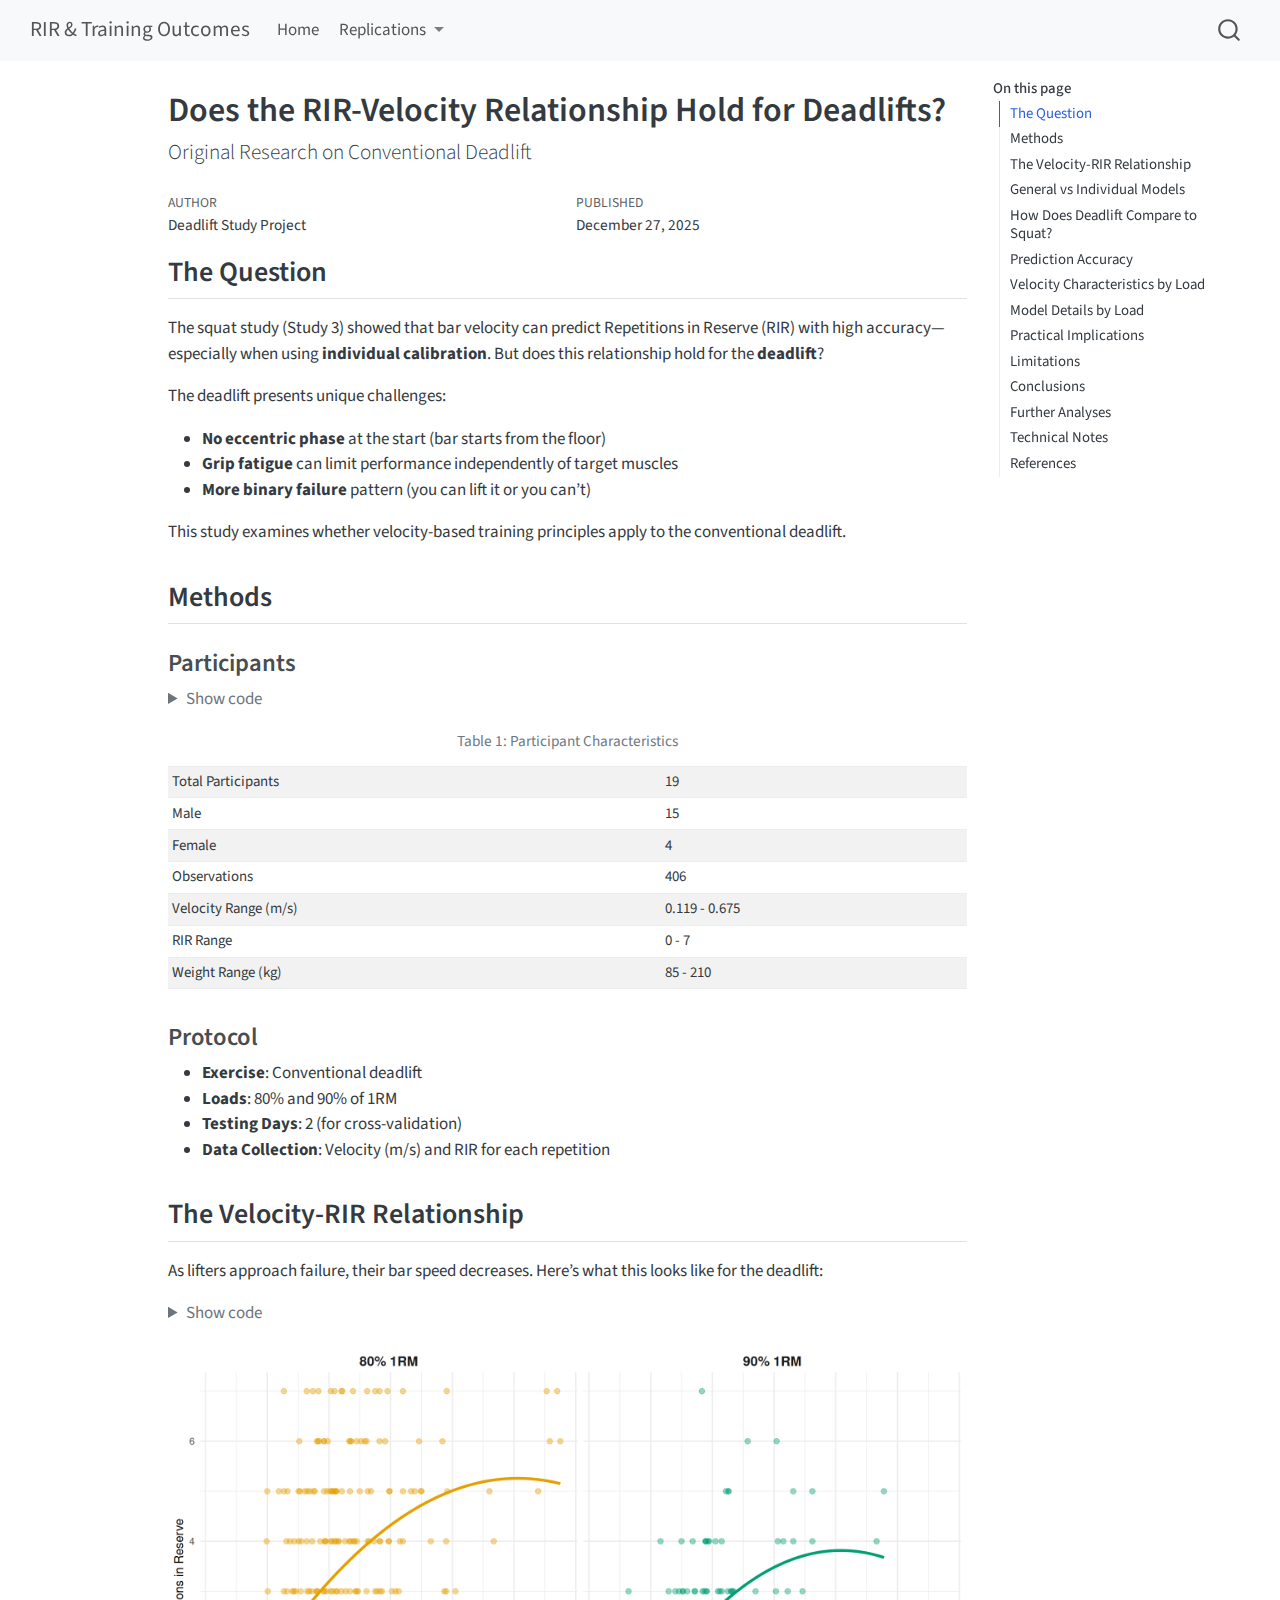
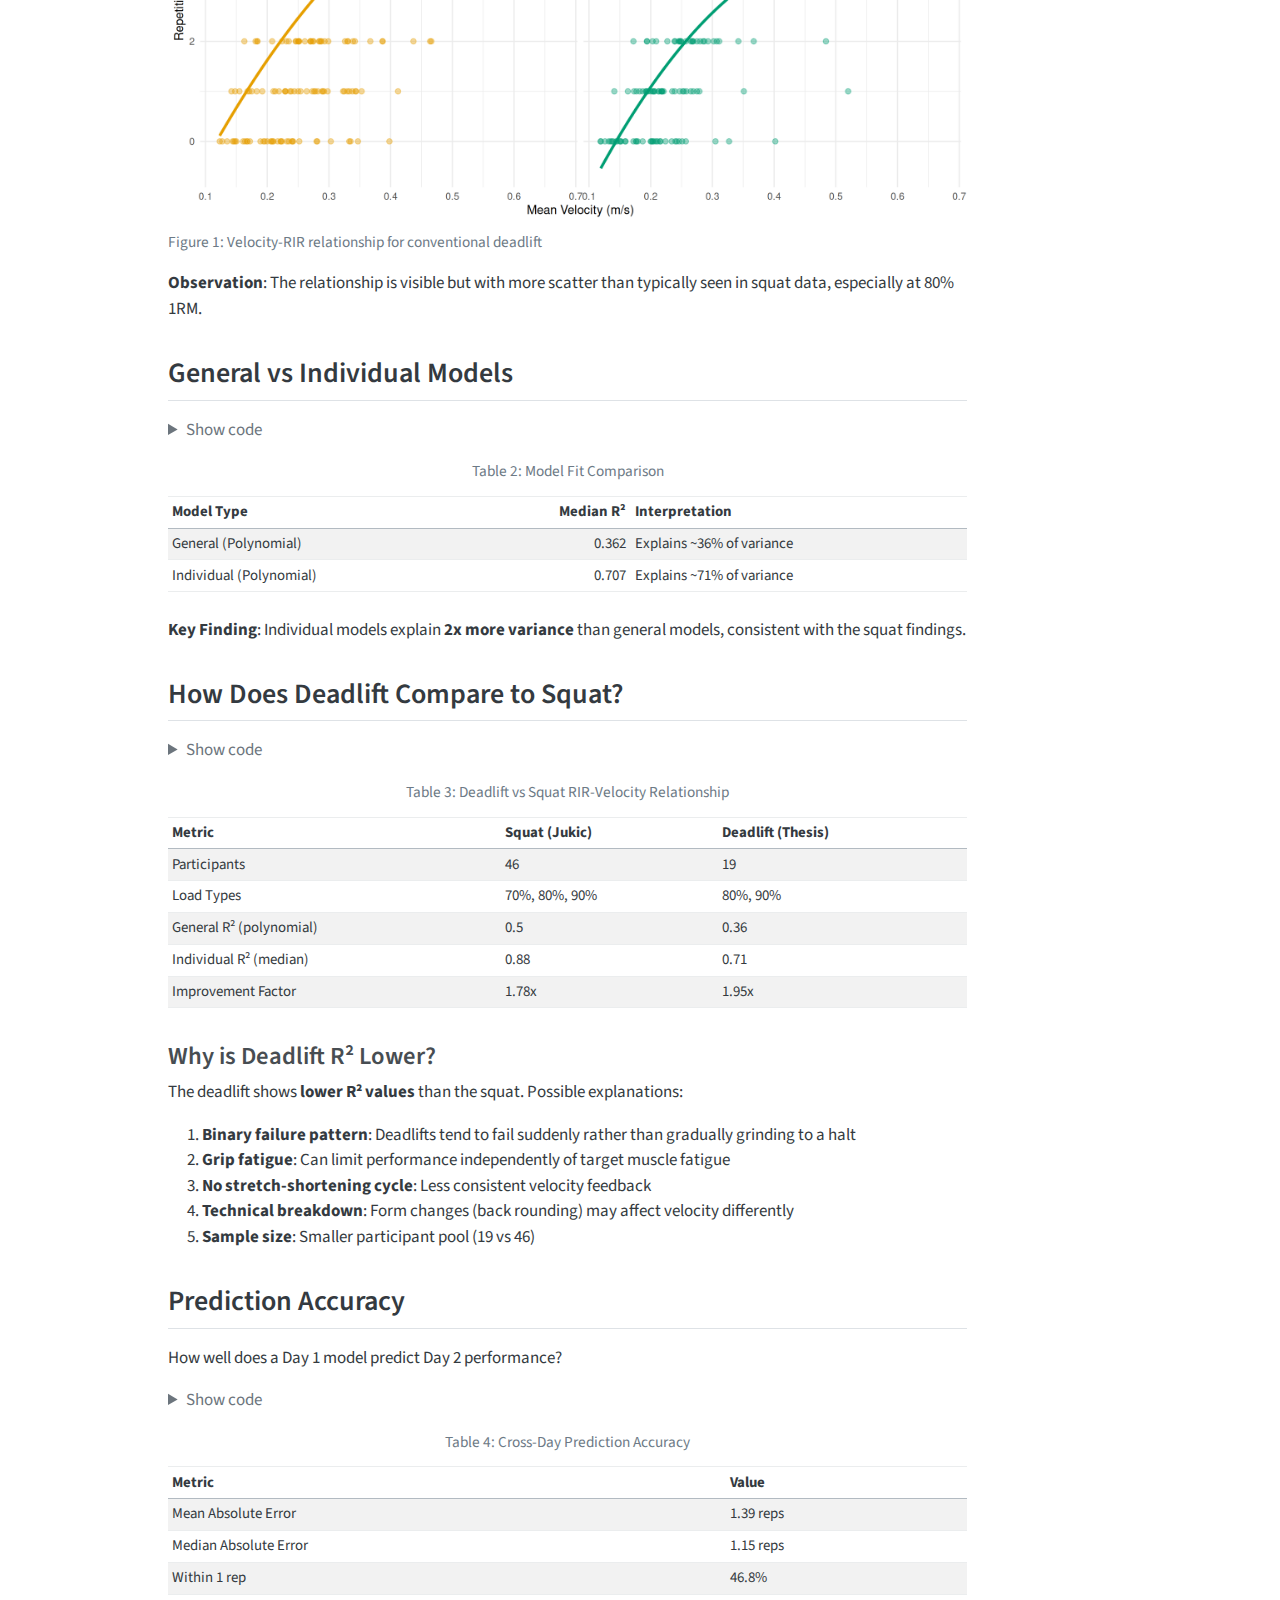
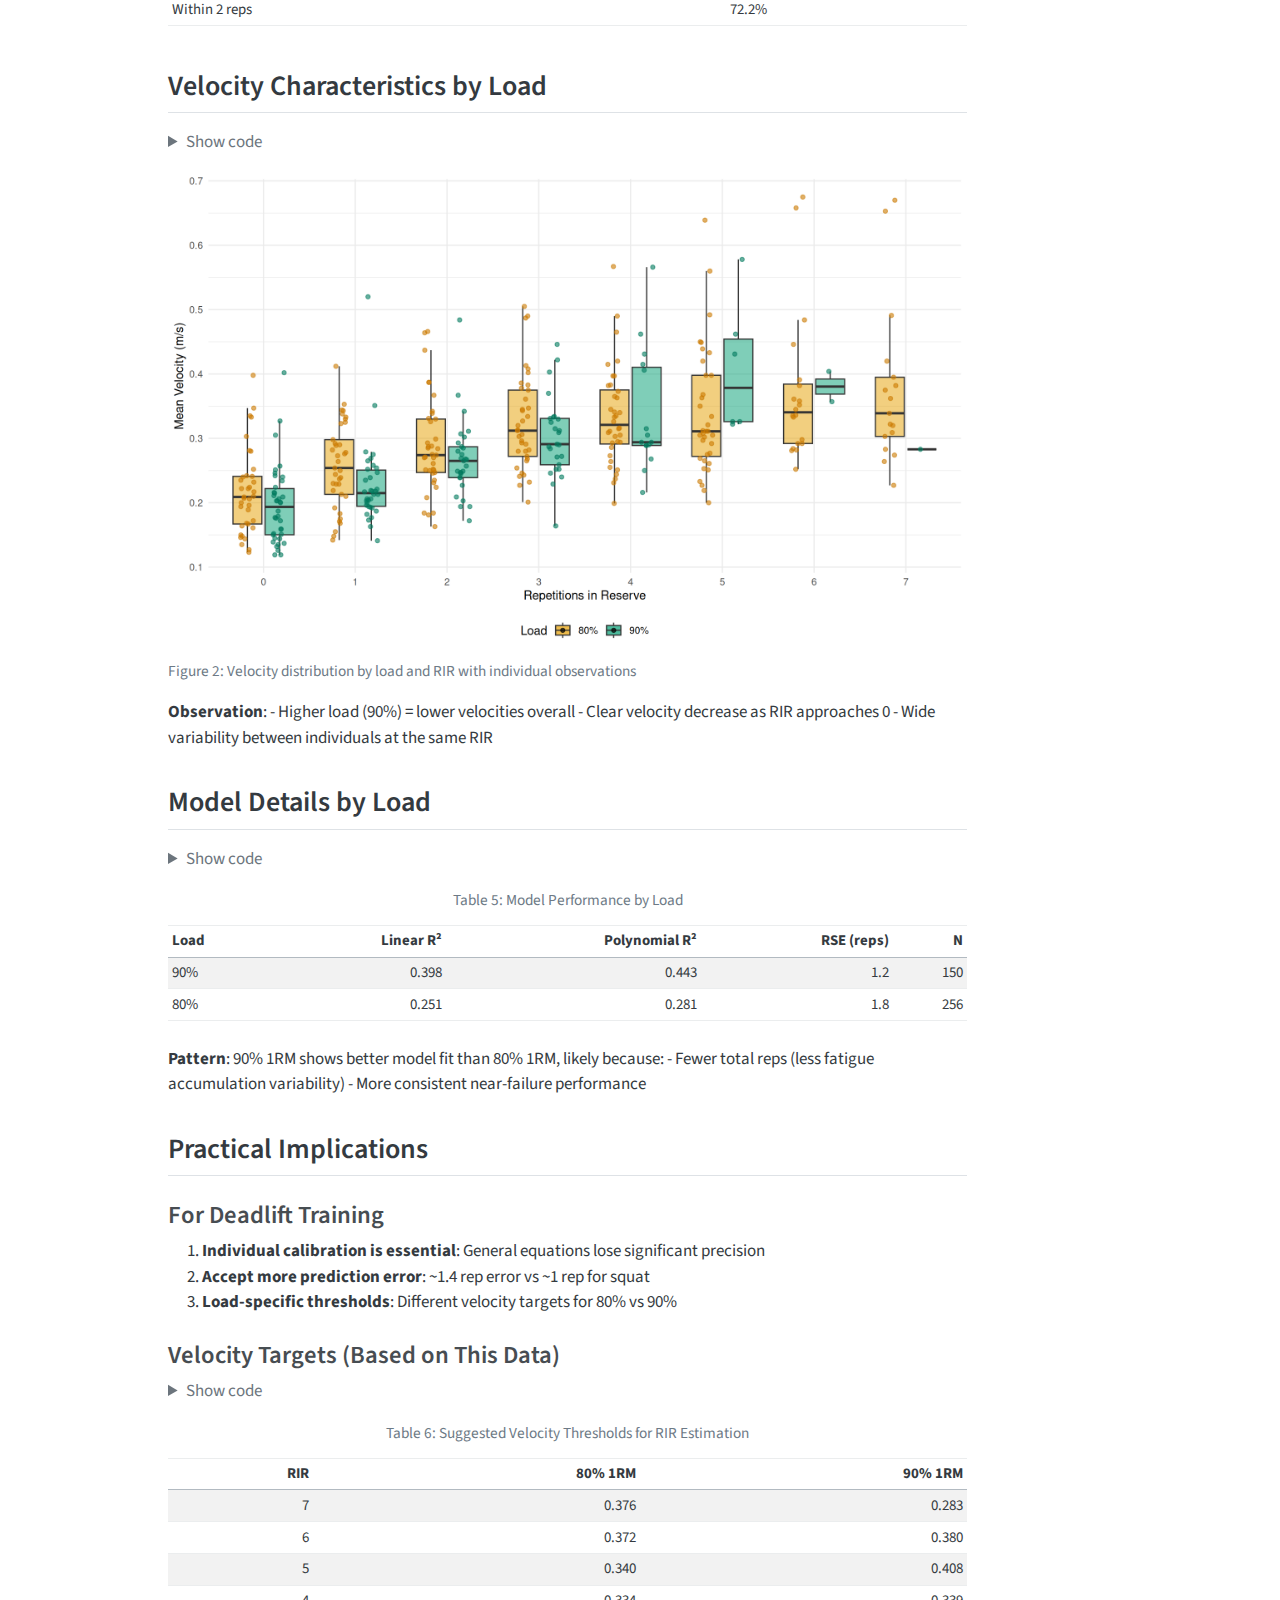
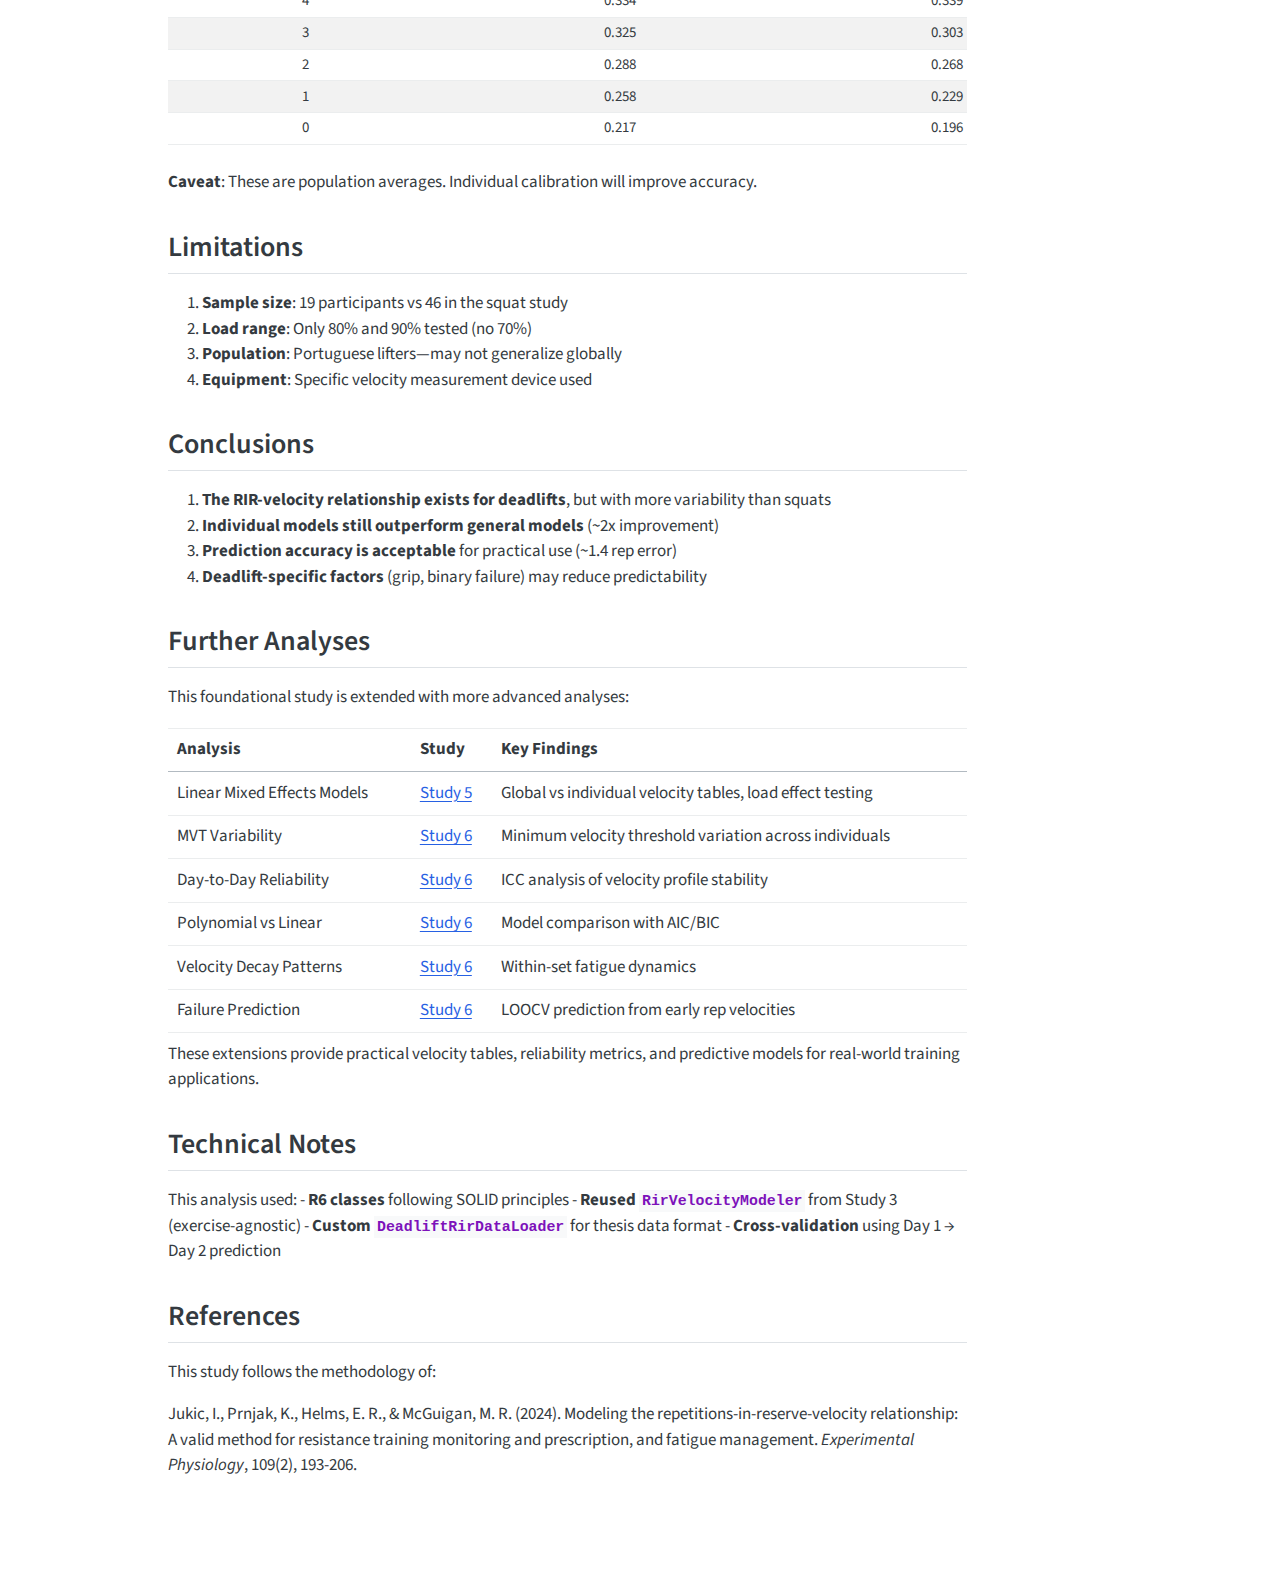
<file: docs/04_deadlift_rir_velocity.html>
<!DOCTYPE html>
<html xmlns="http://www.w3.org/1999/xhtml" lang="en" xml:lang="en"><head>

<meta charset="utf-8">
<meta name="generator" content="quarto-1.4.553">

<meta name="viewport" content="width=device-width, initial-scale=1.0, user-scalable=yes">

<meta name="author" content="Deadlift Study Project">
<meta name="dcterms.date" content="2025-12-27">

<title>RIR &amp; Training Outcomes - Does the RIR-Velocity Relationship Hold for Deadlifts?</title>
<style>
code{white-space: pre-wrap;}
span.smallcaps{font-variant: small-caps;}
div.columns{display: flex; gap: min(4vw, 1.5em);}
div.column{flex: auto; overflow-x: auto;}
div.hanging-indent{margin-left: 1.5em; text-indent: -1.5em;}
ul.task-list{list-style: none;}
ul.task-list li input[type="checkbox"] {
  width: 0.8em;
  margin: 0 0.8em 0.2em -1em; /* quarto-specific, see https://github.com/quarto-dev/quarto-cli/issues/4556 */ 
  vertical-align: middle;
}
/* CSS for syntax highlighting */
pre > code.sourceCode { white-space: pre; position: relative; }
pre > code.sourceCode > span { line-height: 1.25; }
pre > code.sourceCode > span:empty { height: 1.2em; }
.sourceCode { overflow: visible; }
code.sourceCode > span { color: inherit; text-decoration: inherit; }
div.sourceCode { margin: 1em 0; }
pre.sourceCode { margin: 0; }
@media screen {
div.sourceCode { overflow: auto; }
}
@media print {
pre > code.sourceCode { white-space: pre-wrap; }
pre > code.sourceCode > span { text-indent: -5em; padding-left: 5em; }
}
pre.numberSource code
  { counter-reset: source-line 0; }
pre.numberSource code > span
  { position: relative; left: -4em; counter-increment: source-line; }
pre.numberSource code > span > a:first-child::before
  { content: counter(source-line);
    position: relative; left: -1em; text-align: right; vertical-align: baseline;
    border: none; display: inline-block;
    -webkit-touch-callout: none; -webkit-user-select: none;
    -khtml-user-select: none; -moz-user-select: none;
    -ms-user-select: none; user-select: none;
    padding: 0 4px; width: 4em;
  }
pre.numberSource { margin-left: 3em;  padding-left: 4px; }
div.sourceCode
  {   }
@media screen {
pre > code.sourceCode > span > a:first-child::before { text-decoration: underline; }
}
</style>


<script src="site_libs/quarto-nav/quarto-nav.js"></script>
<script src="site_libs/quarto-nav/headroom.min.js"></script>
<script src="site_libs/clipboard/clipboard.min.js"></script>
<script src="site_libs/quarto-search/autocomplete.umd.js"></script>
<script src="site_libs/quarto-search/fuse.min.js"></script>
<script src="site_libs/quarto-search/quarto-search.js"></script>
<meta name="quarto:offset" content="./">
<script src="site_libs/quarto-html/quarto.js"></script>
<script src="site_libs/quarto-html/popper.min.js"></script>
<script src="site_libs/quarto-html/tippy.umd.min.js"></script>
<script src="site_libs/quarto-html/anchor.min.js"></script>
<link href="site_libs/quarto-html/tippy.css" rel="stylesheet">
<link href="site_libs/quarto-html/quarto-syntax-highlighting.css" rel="stylesheet" id="quarto-text-highlighting-styles">
<script src="site_libs/bootstrap/bootstrap.min.js"></script>
<link href="site_libs/bootstrap/bootstrap-icons.css" rel="stylesheet">
<link href="site_libs/bootstrap/bootstrap.min.css" rel="stylesheet" id="quarto-bootstrap" data-mode="light">
<script id="quarto-search-options" type="application/json">{
  "location": "navbar",
  "copy-button": false,
  "collapse-after": 3,
  "panel-placement": "end",
  "type": "overlay",
  "limit": 50,
  "keyboard-shortcut": [
    "f",
    "/",
    "s"
  ],
  "show-item-context": false,
  "language": {
    "search-no-results-text": "No results",
    "search-matching-documents-text": "matching documents",
    "search-copy-link-title": "Copy link to search",
    "search-hide-matches-text": "Hide additional matches",
    "search-more-match-text": "more match in this document",
    "search-more-matches-text": "more matches in this document",
    "search-clear-button-title": "Clear",
    "search-text-placeholder": "",
    "search-detached-cancel-button-title": "Cancel",
    "search-submit-button-title": "Submit",
    "search-label": "Search"
  }
}</script>


</head>

<body class="nav-fixed">

<div id="quarto-search-results"></div>
  <header id="quarto-header" class="headroom fixed-top">
    <nav class="navbar navbar-expand-lg " data-bs-theme="dark">
      <div class="navbar-container container-fluid">
      <div class="navbar-brand-container mx-auto">
    <a class="navbar-brand" href="./index.html">
    <span class="navbar-title">RIR &amp; Training Outcomes</span>
    </a>
  </div>
            <div id="quarto-search" class="" title="Search"></div>
          <button class="navbar-toggler" type="button" data-bs-toggle="collapse" data-bs-target="#navbarCollapse" aria-controls="navbarCollapse" aria-expanded="false" aria-label="Toggle navigation" onclick="if (window.quartoToggleHeadroom) { window.quartoToggleHeadroom(); }">
  <span class="navbar-toggler-icon"></span>
</button>
          <div class="collapse navbar-collapse" id="navbarCollapse">
            <ul class="navbar-nav navbar-nav-scroll me-auto">
  <li class="nav-item">
    <a class="nav-link" href="./index.html"> 
<span class="menu-text">Home</span></a>
  </li>  
  <li class="nav-item dropdown ">
    <a class="nav-link dropdown-toggle" href="#" id="nav-menu-replications" role="button" data-bs-toggle="dropdown" aria-expanded="false">
 <span class="menu-text">Replications</span>
    </a>
    <ul class="dropdown-menu" aria-labelledby="nav-menu-replications">    
        <li>
    <a class="dropdown-item" href="./01_pelland_meta_regression.html">
 <span class="dropdown-text">Pelland Meta-Regression</span></a>
  </li>  
        <li>
    <a class="dropdown-item" href="./02_velocity_rir_relationship.html">
 <span class="dropdown-text">Velocity-RIR Relationship</span></a>
  </li>  
        <li>
    <a class="dropdown-item" href="./03_rir_velocity_modeling.html">
 <span class="dropdown-text">RIR-Velocity Modeling (Squat)</span></a>
  </li>  
        <li>
    <a class="dropdown-item" href="./04_deadlift_rir_velocity.html">
 <span class="dropdown-text">Deadlift RIR-Velocity</span></a>
  </li>  
        <li>
    <a class="dropdown-item" href="./05_deadlift_lmm_analysis.html">
 <span class="dropdown-text">LMM &amp; Velocity Tables</span></a>
  </li>  
        <li>
    <a class="dropdown-item" href="./06_advanced_velocity_analyses.html">
 <span class="dropdown-text">Advanced Velocity Analyses</span></a>
  </li>  
    </ul>
  </li>
</ul>
          </div> <!-- /navcollapse -->
          <div class="quarto-navbar-tools">
</div>
      </div> <!-- /container-fluid -->
    </nav>
</header>
<!-- content -->
<div id="quarto-content" class="quarto-container page-columns page-rows-contents page-layout-article page-navbar">
<!-- sidebar -->
<!-- margin-sidebar -->
    <div id="quarto-margin-sidebar" class="sidebar margin-sidebar">
        <nav id="TOC" role="doc-toc" class="toc-active">
    <h2 id="toc-title">On this page</h2>
   
  <ul>
  <li><a href="#the-question" id="toc-the-question" class="nav-link active" data-scroll-target="#the-question">The Question</a></li>
  <li><a href="#methods" id="toc-methods" class="nav-link" data-scroll-target="#methods">Methods</a>
  <ul class="collapse">
  <li><a href="#participants" id="toc-participants" class="nav-link" data-scroll-target="#participants">Participants</a></li>
  <li><a href="#protocol" id="toc-protocol" class="nav-link" data-scroll-target="#protocol">Protocol</a></li>
  </ul></li>
  <li><a href="#the-velocity-rir-relationship" id="toc-the-velocity-rir-relationship" class="nav-link" data-scroll-target="#the-velocity-rir-relationship">The Velocity-RIR Relationship</a></li>
  <li><a href="#general-vs-individual-models" id="toc-general-vs-individual-models" class="nav-link" data-scroll-target="#general-vs-individual-models">General vs Individual Models</a></li>
  <li><a href="#how-does-deadlift-compare-to-squat" id="toc-how-does-deadlift-compare-to-squat" class="nav-link" data-scroll-target="#how-does-deadlift-compare-to-squat">How Does Deadlift Compare to Squat?</a>
  <ul class="collapse">
  <li><a href="#why-is-deadlift-r²-lower" id="toc-why-is-deadlift-r²-lower" class="nav-link" data-scroll-target="#why-is-deadlift-r²-lower">Why is Deadlift R² Lower?</a></li>
  </ul></li>
  <li><a href="#prediction-accuracy" id="toc-prediction-accuracy" class="nav-link" data-scroll-target="#prediction-accuracy">Prediction Accuracy</a></li>
  <li><a href="#velocity-characteristics-by-load" id="toc-velocity-characteristics-by-load" class="nav-link" data-scroll-target="#velocity-characteristics-by-load">Velocity Characteristics by Load</a></li>
  <li><a href="#model-details-by-load" id="toc-model-details-by-load" class="nav-link" data-scroll-target="#model-details-by-load">Model Details by Load</a></li>
  <li><a href="#practical-implications" id="toc-practical-implications" class="nav-link" data-scroll-target="#practical-implications">Practical Implications</a>
  <ul class="collapse">
  <li><a href="#for-deadlift-training" id="toc-for-deadlift-training" class="nav-link" data-scroll-target="#for-deadlift-training">For Deadlift Training</a></li>
  <li><a href="#velocity-targets-based-on-this-data" id="toc-velocity-targets-based-on-this-data" class="nav-link" data-scroll-target="#velocity-targets-based-on-this-data">Velocity Targets (Based on This Data)</a></li>
  </ul></li>
  <li><a href="#limitations" id="toc-limitations" class="nav-link" data-scroll-target="#limitations">Limitations</a></li>
  <li><a href="#conclusions" id="toc-conclusions" class="nav-link" data-scroll-target="#conclusions">Conclusions</a></li>
  <li><a href="#further-analyses" id="toc-further-analyses" class="nav-link" data-scroll-target="#further-analyses">Further Analyses</a></li>
  <li><a href="#technical-notes" id="toc-technical-notes" class="nav-link" data-scroll-target="#technical-notes">Technical Notes</a></li>
  <li><a href="#references" id="toc-references" class="nav-link" data-scroll-target="#references">References</a></li>
  </ul>
</nav>
    </div>
<!-- main -->
<main class="content" id="quarto-document-content">

<header id="title-block-header" class="quarto-title-block default">
<div class="quarto-title">
<h1 class="title">Does the RIR-Velocity Relationship Hold for Deadlifts?</h1>
<p class="subtitle lead">Original Research on Conventional Deadlift</p>
</div>



<div class="quarto-title-meta">

    <div>
    <div class="quarto-title-meta-heading">Author</div>
    <div class="quarto-title-meta-contents">
             <p>Deadlift Study Project </p>
          </div>
  </div>
    
    <div>
    <div class="quarto-title-meta-heading">Published</div>
    <div class="quarto-title-meta-contents">
      <p class="date">December 27, 2025</p>
    </div>
  </div>
  
    
  </div>
  


</header>


<section id="the-question" class="level2">
<h2 class="anchored" data-anchor-id="the-question">The Question</h2>
<p>The squat study (Study 3) showed that bar velocity can predict Repetitions in Reserve (RIR) with high accuracy—especially when using <strong>individual calibration</strong>. But does this relationship hold for the <strong>deadlift</strong>?</p>
<p>The deadlift presents unique challenges:</p>
<ul>
<li><strong>No eccentric phase</strong> at the start (bar starts from the floor)</li>
<li><strong>Grip fatigue</strong> can limit performance independently of target muscles</li>
<li><strong>More binary failure</strong> pattern (you can lift it or you can’t)</li>
</ul>
<p>This study examines whether velocity-based training principles apply to the conventional deadlift.</p>
</section>
<section id="methods" class="level2">
<h2 class="anchored" data-anchor-id="methods">Methods</h2>
<section id="participants" class="level3">
<h3 class="anchored" data-anchor-id="participants">Participants</h3>
<div class="cell">
<details class="code-fold">
<summary>Show code</summary>
<div class="sourceCode cell-code" id="cb1"><pre class="sourceCode r code-with-copy"><code class="sourceCode r"><span id="cb1-1"><a href="#cb1-1" aria-hidden="true" tabindex="-1"></a>summary_df <span class="ot">&lt;-</span> <span class="fu">data.frame</span>(</span>
<span id="cb1-2"><a href="#cb1-2" aria-hidden="true" tabindex="-1"></a>  <span class="at">Metric =</span> <span class="fu">c</span>(<span class="st">"Total Participants"</span>, <span class="st">"Male"</span>, <span class="st">"Female"</span>,</span>
<span id="cb1-3"><a href="#cb1-3" aria-hidden="true" tabindex="-1"></a>             <span class="st">"Observations"</span>, <span class="st">"Velocity Range (m/s)"</span>,</span>
<span id="cb1-4"><a href="#cb1-4" aria-hidden="true" tabindex="-1"></a>             <span class="st">"RIR Range"</span>, <span class="st">"Weight Range (kg)"</span>),</span>
<span id="cb1-5"><a href="#cb1-5" aria-hidden="true" tabindex="-1"></a>  <span class="at">Value =</span> <span class="fu">c</span>(</span>
<span id="cb1-6"><a href="#cb1-6" aria-hidden="true" tabindex="-1"></a>    results<span class="sc">$</span>summary<span class="sc">$</span>n_participants,</span>
<span id="cb1-7"><a href="#cb1-7" aria-hidden="true" tabindex="-1"></a>    <span class="fu">round</span>(results<span class="sc">$</span>summary<span class="sc">$</span>n_male),</span>
<span id="cb1-8"><a href="#cb1-8" aria-hidden="true" tabindex="-1"></a>    <span class="fu">round</span>(results<span class="sc">$</span>summary<span class="sc">$</span>n_female),</span>
<span id="cb1-9"><a href="#cb1-9" aria-hidden="true" tabindex="-1"></a>    results<span class="sc">$</span>summary<span class="sc">$</span>n_observations,</span>
<span id="cb1-10"><a href="#cb1-10" aria-hidden="true" tabindex="-1"></a>    <span class="fu">paste</span>(<span class="fu">round</span>(results<span class="sc">$</span>summary<span class="sc">$</span>velocity_range, <span class="dv">3</span>), <span class="at">collapse =</span> <span class="st">" - "</span>),</span>
<span id="cb1-11"><a href="#cb1-11" aria-hidden="true" tabindex="-1"></a>    <span class="fu">paste</span>(results<span class="sc">$</span>summary<span class="sc">$</span>rir_range, <span class="at">collapse =</span> <span class="st">" - "</span>),</span>
<span id="cb1-12"><a href="#cb1-12" aria-hidden="true" tabindex="-1"></a>    <span class="fu">paste</span>(results<span class="sc">$</span>summary<span class="sc">$</span>weight_range, <span class="at">collapse =</span> <span class="st">" - "</span>)</span>
<span id="cb1-13"><a href="#cb1-13" aria-hidden="true" tabindex="-1"></a>  )</span>
<span id="cb1-14"><a href="#cb1-14" aria-hidden="true" tabindex="-1"></a>)</span>
<span id="cb1-15"><a href="#cb1-15" aria-hidden="true" tabindex="-1"></a></span>
<span id="cb1-16"><a href="#cb1-16" aria-hidden="true" tabindex="-1"></a>knitr<span class="sc">::</span><span class="fu">kable</span>(summary_df, <span class="at">col.names =</span> <span class="fu">c</span>(<span class="st">""</span>, <span class="st">""</span>))</span></code><button title="Copy to Clipboard" class="code-copy-button"><i class="bi"></i></button></pre></div>
</details>
<div id="tbl-participants" class="cell quarto-float anchored">
<figure class="quarto-float quarto-float-tbl figure">
<figcaption class="quarto-float-caption-top quarto-float-caption quarto-float-tbl" id="tbl-participants-caption-0ceaefa1-69ba-4598-a22c-09a6ac19f8ca">
Table&nbsp;1: Participant Characteristics
</figcaption>
<div aria-describedby="tbl-participants-caption-0ceaefa1-69ba-4598-a22c-09a6ac19f8ca">
<div class="cell-output-display">
<table class="do-not-create-environment cell table table-sm table-striped small">
<tbody>
<tr class="odd">
<td style="text-align: left;">Total Participants</td>
<td style="text-align: left;">19</td>
</tr>
<tr class="even">
<td style="text-align: left;">Male</td>
<td style="text-align: left;">15</td>
</tr>
<tr class="odd">
<td style="text-align: left;">Female</td>
<td style="text-align: left;">4</td>
</tr>
<tr class="even">
<td style="text-align: left;">Observations</td>
<td style="text-align: left;">406</td>
</tr>
<tr class="odd">
<td style="text-align: left;">Velocity Range (m/s)</td>
<td style="text-align: left;">0.119 - 0.675</td>
</tr>
<tr class="even">
<td style="text-align: left;">RIR Range</td>
<td style="text-align: left;">0 - 7</td>
</tr>
<tr class="odd">
<td style="text-align: left;">Weight Range (kg)</td>
<td style="text-align: left;">85 - 210</td>
</tr>
</tbody>
</table>
</div>
</div>
</figure>
</div>
</div>
</section>
<section id="protocol" class="level3">
<h3 class="anchored" data-anchor-id="protocol">Protocol</h3>
<ul>
<li><strong>Exercise</strong>: Conventional deadlift</li>
<li><strong>Loads</strong>: 80% and 90% of 1RM</li>
<li><strong>Testing Days</strong>: 2 (for cross-validation)</li>
<li><strong>Data Collection</strong>: Velocity (m/s) and RIR for each repetition</li>
</ul>
</section>
</section>
<section id="the-velocity-rir-relationship" class="level2">
<h2 class="anchored" data-anchor-id="the-velocity-rir-relationship">The Velocity-RIR Relationship</h2>
<p>As lifters approach failure, their bar speed decreases. Here’s what this looks like for the deadlift:</p>
<div class="cell">
<details class="code-fold">
<summary>Show code</summary>
<div class="sourceCode cell-code" id="cb2"><pre class="sourceCode r code-with-copy"><code class="sourceCode r"><span id="cb2-1"><a href="#cb2-1" aria-hidden="true" tabindex="-1"></a><span class="fu">ggplot</span>(data, <span class="fu">aes</span>(<span class="at">x =</span> mean_velocity, <span class="at">y =</span> rir, <span class="at">color =</span> load_percentage)) <span class="sc">+</span></span>
<span id="cb2-2"><a href="#cb2-2" aria-hidden="true" tabindex="-1"></a>  <span class="fu">geom_point</span>(<span class="at">alpha =</span> <span class="fl">0.4</span>, <span class="at">size =</span> <span class="dv">2</span>) <span class="sc">+</span></span>
<span id="cb2-3"><a href="#cb2-3" aria-hidden="true" tabindex="-1"></a>  <span class="fu">geom_smooth</span>(<span class="at">method =</span> <span class="st">"lm"</span>, <span class="at">formula =</span> y <span class="sc">~</span> <span class="fu">poly</span>(x, <span class="dv">2</span>), <span class="at">se =</span> <span class="cn">FALSE</span>, <span class="at">linewidth =</span> <span class="fl">1.2</span>) <span class="sc">+</span></span>
<span id="cb2-4"><a href="#cb2-4" aria-hidden="true" tabindex="-1"></a>  <span class="fu">facet_wrap</span>(<span class="sc">~</span>load_percentage, <span class="at">labeller =</span> <span class="fu">labeller</span>(<span class="at">load_percentage =</span> <span class="fu">c</span>(</span>
<span id="cb2-5"><a href="#cb2-5" aria-hidden="true" tabindex="-1"></a>    <span class="st">`</span><span class="at">80%</span><span class="st">`</span> <span class="ot">=</span> <span class="st">"80% 1RM"</span>,</span>
<span id="cb2-6"><a href="#cb2-6" aria-hidden="true" tabindex="-1"></a>    <span class="st">`</span><span class="at">90%</span><span class="st">`</span> <span class="ot">=</span> <span class="st">"90% 1RM"</span></span>
<span id="cb2-7"><a href="#cb2-7" aria-hidden="true" tabindex="-1"></a>  ))) <span class="sc">+</span></span>
<span id="cb2-8"><a href="#cb2-8" aria-hidden="true" tabindex="-1"></a>  <span class="fu">labs</span>(</span>
<span id="cb2-9"><a href="#cb2-9" aria-hidden="true" tabindex="-1"></a>    <span class="at">x =</span> <span class="st">"Mean Velocity (m/s)"</span>,</span>
<span id="cb2-10"><a href="#cb2-10" aria-hidden="true" tabindex="-1"></a>    <span class="at">y =</span> <span class="st">"Repetitions in Reserve"</span>,</span>
<span id="cb2-11"><a href="#cb2-11" aria-hidden="true" tabindex="-1"></a>    <span class="at">color =</span> <span class="st">"Load"</span></span>
<span id="cb2-12"><a href="#cb2-12" aria-hidden="true" tabindex="-1"></a>  ) <span class="sc">+</span></span>
<span id="cb2-13"><a href="#cb2-13" aria-hidden="true" tabindex="-1"></a>  <span class="fu">theme_minimal</span>() <span class="sc">+</span></span>
<span id="cb2-14"><a href="#cb2-14" aria-hidden="true" tabindex="-1"></a>  <span class="fu">theme</span>(</span>
<span id="cb2-15"><a href="#cb2-15" aria-hidden="true" tabindex="-1"></a>    <span class="at">legend.position =</span> <span class="st">"none"</span>,</span>
<span id="cb2-16"><a href="#cb2-16" aria-hidden="true" tabindex="-1"></a>    <span class="at">strip.text =</span> <span class="fu">element_text</span>(<span class="at">face =</span> <span class="st">"bold"</span>, <span class="at">size =</span> <span class="dv">12</span>)</span>
<span id="cb2-17"><a href="#cb2-17" aria-hidden="true" tabindex="-1"></a>  ) <span class="sc">+</span></span>
<span id="cb2-18"><a href="#cb2-18" aria-hidden="true" tabindex="-1"></a>  <span class="fu">scale_color_manual</span>(<span class="at">values =</span> <span class="fu">c</span>(<span class="st">"#E69F00"</span>, <span class="st">"#009E73"</span>))</span></code><button title="Copy to Clipboard" class="code-copy-button"><i class="bi"></i></button></pre></div>
</details>
<div class="cell-output-display">
<div id="fig-scatter" class="quarto-figure quarto-figure-center quarto-float anchored">
<figure class="quarto-float quarto-float-fig figure">
<div aria-describedby="fig-scatter-caption-0ceaefa1-69ba-4598-a22c-09a6ac19f8ca">
<img src="04_deadlift_rir_velocity_files/figure-html/fig-scatter-1.png" class="img-fluid figure-img" width="960">
</div>
<figcaption class="quarto-float-caption-bottom quarto-float-caption quarto-float-fig" id="fig-scatter-caption-0ceaefa1-69ba-4598-a22c-09a6ac19f8ca">
Figure&nbsp;1: Velocity-RIR relationship for conventional deadlift
</figcaption>
</figure>
</div>
</div>
</div>
<p><strong>Observation</strong>: The relationship is visible but with more scatter than typically seen in squat data, especially at 80% 1RM.</p>
</section>
<section id="general-vs-individual-models" class="level2">
<h2 class="anchored" data-anchor-id="general-vs-individual-models">General vs Individual Models</h2>
<div class="cell">
<details class="code-fold">
<summary>Show code</summary>
<div class="sourceCode cell-code" id="cb3"><pre class="sourceCode r code-with-copy"><code class="sourceCode r"><span id="cb3-1"><a href="#cb3-1" aria-hidden="true" tabindex="-1"></a>comparison_df <span class="ot">&lt;-</span> <span class="fu">data.frame</span>(</span>
<span id="cb3-2"><a href="#cb3-2" aria-hidden="true" tabindex="-1"></a>  <span class="st">`</span><span class="at">Model Type</span><span class="st">`</span> <span class="ot">=</span> <span class="fu">c</span>(<span class="st">"General (Polynomial)"</span>, <span class="st">"Individual (Polynomial)"</span>),</span>
<span id="cb3-3"><a href="#cb3-3" aria-hidden="true" tabindex="-1"></a>  <span class="st">`</span><span class="at">R²</span><span class="st">`</span> <span class="ot">=</span> <span class="fu">c</span>(</span>
<span id="cb3-4"><a href="#cb3-4" aria-hidden="true" tabindex="-1"></a>    <span class="fu">round</span>(results<span class="sc">$</span>comparison<span class="sc">$</span>general_r2, <span class="dv">3</span>),</span>
<span id="cb3-5"><a href="#cb3-5" aria-hidden="true" tabindex="-1"></a>    <span class="fu">round</span>(results<span class="sc">$</span>comparison<span class="sc">$</span>individual_r2, <span class="dv">3</span>)</span>
<span id="cb3-6"><a href="#cb3-6" aria-hidden="true" tabindex="-1"></a>  ),</span>
<span id="cb3-7"><a href="#cb3-7" aria-hidden="true" tabindex="-1"></a>  <span class="st">`</span><span class="at">Interpretation</span><span class="st">`</span> <span class="ot">=</span> <span class="fu">c</span>(</span>
<span id="cb3-8"><a href="#cb3-8" aria-hidden="true" tabindex="-1"></a>    <span class="fu">paste0</span>(<span class="st">"Explains ~"</span>, <span class="fu">round</span>(results<span class="sc">$</span>comparison<span class="sc">$</span>general_r2 <span class="sc">*</span> <span class="dv">100</span>), <span class="st">"% of variance"</span>),</span>
<span id="cb3-9"><a href="#cb3-9" aria-hidden="true" tabindex="-1"></a>    <span class="fu">paste0</span>(<span class="st">"Explains ~"</span>, <span class="fu">round</span>(results<span class="sc">$</span>comparison<span class="sc">$</span>individual_r2 <span class="sc">*</span> <span class="dv">100</span>), <span class="st">"% of variance"</span>)</span>
<span id="cb3-10"><a href="#cb3-10" aria-hidden="true" tabindex="-1"></a>  )</span>
<span id="cb3-11"><a href="#cb3-11" aria-hidden="true" tabindex="-1"></a>)</span>
<span id="cb3-12"><a href="#cb3-12" aria-hidden="true" tabindex="-1"></a></span>
<span id="cb3-13"><a href="#cb3-13" aria-hidden="true" tabindex="-1"></a>knitr<span class="sc">::</span><span class="fu">kable</span>(comparison_df, <span class="at">col.names =</span> <span class="fu">c</span>(<span class="st">"Model Type"</span>, <span class="st">"Median R²"</span>, <span class="st">"Interpretation"</span>))</span></code><button title="Copy to Clipboard" class="code-copy-button"><i class="bi"></i></button></pre></div>
</details>
<div id="tbl-models" class="cell quarto-float anchored">
<figure class="quarto-float quarto-float-tbl figure">
<figcaption class="quarto-float-caption-top quarto-float-caption quarto-float-tbl" id="tbl-models-caption-0ceaefa1-69ba-4598-a22c-09a6ac19f8ca">
Table&nbsp;2: Model Fit Comparison
</figcaption>
<div aria-describedby="tbl-models-caption-0ceaefa1-69ba-4598-a22c-09a6ac19f8ca">
<div class="cell-output-display">
<table class="do-not-create-environment cell table table-sm table-striped small">
<thead>
<tr class="header">
<th style="text-align: left;">Model Type</th>
<th style="text-align: right;">Median R²</th>
<th style="text-align: left;">Interpretation</th>
</tr>
</thead>
<tbody>
<tr class="odd">
<td style="text-align: left;">General (Polynomial)</td>
<td style="text-align: right;">0.362</td>
<td style="text-align: left;">Explains ~36% of variance</td>
</tr>
<tr class="even">
<td style="text-align: left;">Individual (Polynomial)</td>
<td style="text-align: right;">0.707</td>
<td style="text-align: left;">Explains ~71% of variance</td>
</tr>
</tbody>
</table>
</div>
</div>
</figure>
</div>
</div>
<p><strong>Key Finding</strong>: Individual models explain <strong>2x more variance</strong> than general models, consistent with the squat findings.</p>
</section>
<section id="how-does-deadlift-compare-to-squat" class="level2">
<h2 class="anchored" data-anchor-id="how-does-deadlift-compare-to-squat">How Does Deadlift Compare to Squat?</h2>
<div class="cell">
<details class="code-fold">
<summary>Show code</summary>
<div class="sourceCode cell-code" id="cb4"><pre class="sourceCode r code-with-copy"><code class="sourceCode r"><span id="cb4-1"><a href="#cb4-1" aria-hidden="true" tabindex="-1"></a>exercise_comparison <span class="ot">&lt;-</span> <span class="fu">data.frame</span>(</span>
<span id="cb4-2"><a href="#cb4-2" aria-hidden="true" tabindex="-1"></a>  <span class="at">Metric =</span> <span class="fu">c</span>(</span>
<span id="cb4-3"><a href="#cb4-3" aria-hidden="true" tabindex="-1"></a>    <span class="st">"Participants"</span>,</span>
<span id="cb4-4"><a href="#cb4-4" aria-hidden="true" tabindex="-1"></a>    <span class="st">"Load Types"</span>,</span>
<span id="cb4-5"><a href="#cb4-5" aria-hidden="true" tabindex="-1"></a>    <span class="st">"General R² (polynomial)"</span>,</span>
<span id="cb4-6"><a href="#cb4-6" aria-hidden="true" tabindex="-1"></a>    <span class="st">"Individual R² (median)"</span>,</span>
<span id="cb4-7"><a href="#cb4-7" aria-hidden="true" tabindex="-1"></a>    <span class="st">"Improvement Factor"</span></span>
<span id="cb4-8"><a href="#cb4-8" aria-hidden="true" tabindex="-1"></a>  ),</span>
<span id="cb4-9"><a href="#cb4-9" aria-hidden="true" tabindex="-1"></a>  <span class="at">Squat =</span> <span class="fu">c</span>(</span>
<span id="cb4-10"><a href="#cb4-10" aria-hidden="true" tabindex="-1"></a>    <span class="st">"46"</span>,</span>
<span id="cb4-11"><a href="#cb4-11" aria-hidden="true" tabindex="-1"></a>    <span class="st">"70%, 80%, 90%"</span>,</span>
<span id="cb4-12"><a href="#cb4-12" aria-hidden="true" tabindex="-1"></a>    <span class="fu">round</span>(squat_results<span class="sc">$</span>comparison<span class="sc">$</span>general_r2, <span class="dv">2</span>),</span>
<span id="cb4-13"><a href="#cb4-13" aria-hidden="true" tabindex="-1"></a>    <span class="fu">round</span>(squat_results<span class="sc">$</span>comparison<span class="sc">$</span>individual_r2, <span class="dv">2</span>),</span>
<span id="cb4-14"><a href="#cb4-14" aria-hidden="true" tabindex="-1"></a>    <span class="fu">paste0</span>(<span class="fu">round</span>(squat_results<span class="sc">$</span>comparison<span class="sc">$</span>improvement_factor, <span class="dv">2</span>), <span class="st">"x"</span>)</span>
<span id="cb4-15"><a href="#cb4-15" aria-hidden="true" tabindex="-1"></a>  ),</span>
<span id="cb4-16"><a href="#cb4-16" aria-hidden="true" tabindex="-1"></a>  <span class="at">Deadlift =</span> <span class="fu">c</span>(</span>
<span id="cb4-17"><a href="#cb4-17" aria-hidden="true" tabindex="-1"></a>    <span class="fu">as.character</span>(results<span class="sc">$</span>summary<span class="sc">$</span>n_participants),</span>
<span id="cb4-18"><a href="#cb4-18" aria-hidden="true" tabindex="-1"></a>    <span class="st">"80%, 90%"</span>,</span>
<span id="cb4-19"><a href="#cb4-19" aria-hidden="true" tabindex="-1"></a>    <span class="fu">round</span>(results<span class="sc">$</span>comparison<span class="sc">$</span>general_r2, <span class="dv">2</span>),</span>
<span id="cb4-20"><a href="#cb4-20" aria-hidden="true" tabindex="-1"></a>    <span class="fu">round</span>(results<span class="sc">$</span>comparison<span class="sc">$</span>individual_r2, <span class="dv">2</span>),</span>
<span id="cb4-21"><a href="#cb4-21" aria-hidden="true" tabindex="-1"></a>    <span class="fu">paste0</span>(<span class="fu">round</span>(results<span class="sc">$</span>comparison<span class="sc">$</span>improvement_factor, <span class="dv">2</span>), <span class="st">"x"</span>)</span>
<span id="cb4-22"><a href="#cb4-22" aria-hidden="true" tabindex="-1"></a>  )</span>
<span id="cb4-23"><a href="#cb4-23" aria-hidden="true" tabindex="-1"></a>)</span>
<span id="cb4-24"><a href="#cb4-24" aria-hidden="true" tabindex="-1"></a></span>
<span id="cb4-25"><a href="#cb4-25" aria-hidden="true" tabindex="-1"></a>knitr<span class="sc">::</span><span class="fu">kable</span>(exercise_comparison, <span class="at">col.names =</span> <span class="fu">c</span>(<span class="st">"Metric"</span>, <span class="st">"Squat (Jukic)"</span>, <span class="st">"Deadlift (Thesis)"</span>))</span></code><button title="Copy to Clipboard" class="code-copy-button"><i class="bi"></i></button></pre></div>
</details>
<div id="tbl-exercise-comparison" class="cell quarto-float anchored">
<figure class="quarto-float quarto-float-tbl figure">
<figcaption class="quarto-float-caption-top quarto-float-caption quarto-float-tbl" id="tbl-exercise-comparison-caption-0ceaefa1-69ba-4598-a22c-09a6ac19f8ca">
Table&nbsp;3: Deadlift vs Squat RIR-Velocity Relationship
</figcaption>
<div aria-describedby="tbl-exercise-comparison-caption-0ceaefa1-69ba-4598-a22c-09a6ac19f8ca">
<div class="cell-output-display">
<table class="do-not-create-environment cell table table-sm table-striped small">
<thead>
<tr class="header">
<th style="text-align: left;">Metric</th>
<th style="text-align: left;">Squat (Jukic)</th>
<th style="text-align: left;">Deadlift (Thesis)</th>
</tr>
</thead>
<tbody>
<tr class="odd">
<td style="text-align: left;">Participants</td>
<td style="text-align: left;">46</td>
<td style="text-align: left;">19</td>
</tr>
<tr class="even">
<td style="text-align: left;">Load Types</td>
<td style="text-align: left;">70%, 80%, 90%</td>
<td style="text-align: left;">80%, 90%</td>
</tr>
<tr class="odd">
<td style="text-align: left;">General R² (polynomial)</td>
<td style="text-align: left;">0.5</td>
<td style="text-align: left;">0.36</td>
</tr>
<tr class="even">
<td style="text-align: left;">Individual R² (median)</td>
<td style="text-align: left;">0.88</td>
<td style="text-align: left;">0.71</td>
</tr>
<tr class="odd">
<td style="text-align: left;">Improvement Factor</td>
<td style="text-align: left;">1.78x</td>
<td style="text-align: left;">1.95x</td>
</tr>
</tbody>
</table>
</div>
</div>
</figure>
</div>
</div>
<section id="why-is-deadlift-r²-lower" class="level3">
<h3 class="anchored" data-anchor-id="why-is-deadlift-r²-lower">Why is Deadlift R² Lower?</h3>
<p>The deadlift shows <strong>lower R² values</strong> than the squat. Possible explanations:</p>
<ol type="1">
<li><strong>Binary failure pattern</strong>: Deadlifts tend to fail suddenly rather than gradually grinding to a halt</li>
<li><strong>Grip fatigue</strong>: Can limit performance independently of target muscle fatigue</li>
<li><strong>No stretch-shortening cycle</strong>: Less consistent velocity feedback</li>
<li><strong>Technical breakdown</strong>: Form changes (back rounding) may affect velocity differently</li>
<li><strong>Sample size</strong>: Smaller participant pool (19 vs 46)</li>
</ol>
</section>
</section>
<section id="prediction-accuracy" class="level2">
<h2 class="anchored" data-anchor-id="prediction-accuracy">Prediction Accuracy</h2>
<p>How well does a Day 1 model predict Day 2 performance?</p>
<div class="cell">
<details class="code-fold">
<summary>Show code</summary>
<div class="sourceCode cell-code" id="cb5"><pre class="sourceCode r code-with-copy"><code class="sourceCode r"><span id="cb5-1"><a href="#cb5-1" aria-hidden="true" tabindex="-1"></a>accuracy <span class="ot">&lt;-</span> results<span class="sc">$</span>general_prediction_accuracy</span>
<span id="cb5-2"><a href="#cb5-2" aria-hidden="true" tabindex="-1"></a></span>
<span id="cb5-3"><a href="#cb5-3" aria-hidden="true" tabindex="-1"></a>prediction_df <span class="ot">&lt;-</span> <span class="fu">data.frame</span>(</span>
<span id="cb5-4"><a href="#cb5-4" aria-hidden="true" tabindex="-1"></a>  <span class="at">Metric =</span> <span class="fu">c</span>(</span>
<span id="cb5-5"><a href="#cb5-5" aria-hidden="true" tabindex="-1"></a>    <span class="st">"Mean Absolute Error"</span>,</span>
<span id="cb5-6"><a href="#cb5-6" aria-hidden="true" tabindex="-1"></a>    <span class="st">"Median Absolute Error"</span>,</span>
<span id="cb5-7"><a href="#cb5-7" aria-hidden="true" tabindex="-1"></a>    <span class="st">"Within 1 rep"</span>,</span>
<span id="cb5-8"><a href="#cb5-8" aria-hidden="true" tabindex="-1"></a>    <span class="st">"Within 2 reps"</span></span>
<span id="cb5-9"><a href="#cb5-9" aria-hidden="true" tabindex="-1"></a>  ),</span>
<span id="cb5-10"><a href="#cb5-10" aria-hidden="true" tabindex="-1"></a>  <span class="at">Value =</span> <span class="fu">c</span>(</span>
<span id="cb5-11"><a href="#cb5-11" aria-hidden="true" tabindex="-1"></a>    <span class="fu">paste</span>(<span class="fu">round</span>(<span class="fu">mean</span>(accuracy<span class="sc">$</span>absolute_error, <span class="at">na.rm =</span> <span class="cn">TRUE</span>), <span class="dv">2</span>), <span class="st">"reps"</span>),</span>
<span id="cb5-12"><a href="#cb5-12" aria-hidden="true" tabindex="-1"></a>    <span class="fu">paste</span>(<span class="fu">round</span>(<span class="fu">median</span>(accuracy<span class="sc">$</span>absolute_error, <span class="at">na.rm =</span> <span class="cn">TRUE</span>), <span class="dv">2</span>), <span class="st">"reps"</span>),</span>
<span id="cb5-13"><a href="#cb5-13" aria-hidden="true" tabindex="-1"></a>    <span class="fu">paste0</span>(<span class="fu">round</span>(<span class="fu">mean</span>(accuracy<span class="sc">$</span>absolute_error <span class="sc">&lt;=</span> <span class="dv">1</span>, <span class="at">na.rm =</span> <span class="cn">TRUE</span>) <span class="sc">*</span> <span class="dv">100</span>, <span class="dv">1</span>), <span class="st">"%"</span>),</span>
<span id="cb5-14"><a href="#cb5-14" aria-hidden="true" tabindex="-1"></a>    <span class="fu">paste0</span>(<span class="fu">round</span>(<span class="fu">mean</span>(accuracy<span class="sc">$</span>absolute_error <span class="sc">&lt;=</span> <span class="dv">2</span>, <span class="at">na.rm =</span> <span class="cn">TRUE</span>) <span class="sc">*</span> <span class="dv">100</span>, <span class="dv">1</span>), <span class="st">"%"</span>)</span>
<span id="cb5-15"><a href="#cb5-15" aria-hidden="true" tabindex="-1"></a>  )</span>
<span id="cb5-16"><a href="#cb5-16" aria-hidden="true" tabindex="-1"></a>)</span>
<span id="cb5-17"><a href="#cb5-17" aria-hidden="true" tabindex="-1"></a></span>
<span id="cb5-18"><a href="#cb5-18" aria-hidden="true" tabindex="-1"></a>knitr<span class="sc">::</span><span class="fu">kable</span>(prediction_df, <span class="at">col.names =</span> <span class="fu">c</span>(<span class="st">"Metric"</span>, <span class="st">"Value"</span>))</span></code><button title="Copy to Clipboard" class="code-copy-button"><i class="bi"></i></button></pre></div>
</details>
<div id="tbl-prediction" class="cell quarto-float anchored">
<figure class="quarto-float quarto-float-tbl figure">
<figcaption class="quarto-float-caption-top quarto-float-caption quarto-float-tbl" id="tbl-prediction-caption-0ceaefa1-69ba-4598-a22c-09a6ac19f8ca">
Table&nbsp;4: Cross-Day Prediction Accuracy
</figcaption>
<div aria-describedby="tbl-prediction-caption-0ceaefa1-69ba-4598-a22c-09a6ac19f8ca">
<div class="cell-output-display">
<table class="do-not-create-environment cell table table-sm table-striped small">
<thead>
<tr class="header">
<th style="text-align: left;">Metric</th>
<th style="text-align: left;">Value</th>
</tr>
</thead>
<tbody>
<tr class="odd">
<td style="text-align: left;">Mean Absolute Error</td>
<td style="text-align: left;">1.39 reps</td>
</tr>
<tr class="even">
<td style="text-align: left;">Median Absolute Error</td>
<td style="text-align: left;">1.15 reps</td>
</tr>
<tr class="odd">
<td style="text-align: left;">Within 1 rep</td>
<td style="text-align: left;">46.8%</td>
</tr>
<tr class="even">
<td style="text-align: left;">Within 2 reps</td>
<td style="text-align: left;">72.2%</td>
</tr>
</tbody>
</table>
</div>
</div>
</figure>
</div>
</div>
</section>
<section id="velocity-characteristics-by-load" class="level2">
<h2 class="anchored" data-anchor-id="velocity-characteristics-by-load">Velocity Characteristics by Load</h2>
<div class="cell">
<details class="code-fold">
<summary>Show code</summary>
<div class="sourceCode cell-code" id="cb6"><pre class="sourceCode r code-with-copy"><code class="sourceCode r"><span id="cb6-1"><a href="#cb6-1" aria-hidden="true" tabindex="-1"></a><span class="fu">ggplot</span>(data, <span class="fu">aes</span>(<span class="at">x =</span> <span class="fu">factor</span>(rir), <span class="at">y =</span> mean_velocity, <span class="at">fill =</span> load_percentage)) <span class="sc">+</span></span>
<span id="cb6-2"><a href="#cb6-2" aria-hidden="true" tabindex="-1"></a>  <span class="fu">geom_boxplot</span>(<span class="at">alpha =</span> <span class="fl">0.5</span>, <span class="at">outlier.shape =</span> <span class="cn">NA</span>, <span class="at">width =</span> <span class="fl">0.7</span>) <span class="sc">+</span></span>
<span id="cb6-3"><a href="#cb6-3" aria-hidden="true" tabindex="-1"></a>  <span class="fu">geom_point</span>(</span>
<span id="cb6-4"><a href="#cb6-4" aria-hidden="true" tabindex="-1"></a>    <span class="fu">aes</span>(<span class="at">color =</span> load_percentage),</span>
<span id="cb6-5"><a href="#cb6-5" aria-hidden="true" tabindex="-1"></a>    <span class="at">position =</span> <span class="fu">position_jitterdodge</span>(<span class="at">jitter.width =</span> <span class="fl">0.15</span>, <span class="at">dodge.width =</span> <span class="fl">0.7</span>),</span>
<span id="cb6-6"><a href="#cb6-6" aria-hidden="true" tabindex="-1"></a>    <span class="at">alpha =</span> <span class="fl">0.6</span>, <span class="at">size =</span> <span class="fl">1.5</span></span>
<span id="cb6-7"><a href="#cb6-7" aria-hidden="true" tabindex="-1"></a>  ) <span class="sc">+</span></span>
<span id="cb6-8"><a href="#cb6-8" aria-hidden="true" tabindex="-1"></a>  <span class="fu">labs</span>(</span>
<span id="cb6-9"><a href="#cb6-9" aria-hidden="true" tabindex="-1"></a>    <span class="at">x =</span> <span class="st">"Repetitions in Reserve"</span>,</span>
<span id="cb6-10"><a href="#cb6-10" aria-hidden="true" tabindex="-1"></a>    <span class="at">y =</span> <span class="st">"Mean Velocity (m/s)"</span>,</span>
<span id="cb6-11"><a href="#cb6-11" aria-hidden="true" tabindex="-1"></a>    <span class="at">fill =</span> <span class="st">"Load"</span>,</span>
<span id="cb6-12"><a href="#cb6-12" aria-hidden="true" tabindex="-1"></a>    <span class="at">color =</span> <span class="st">"Load"</span></span>
<span id="cb6-13"><a href="#cb6-13" aria-hidden="true" tabindex="-1"></a>  ) <span class="sc">+</span></span>
<span id="cb6-14"><a href="#cb6-14" aria-hidden="true" tabindex="-1"></a>  <span class="fu">theme_minimal</span>() <span class="sc">+</span></span>
<span id="cb6-15"><a href="#cb6-15" aria-hidden="true" tabindex="-1"></a>  <span class="fu">scale_fill_manual</span>(<span class="at">values =</span> <span class="fu">c</span>(<span class="st">"#E69F00"</span>, <span class="st">"#009E73"</span>)) <span class="sc">+</span></span>
<span id="cb6-16"><a href="#cb6-16" aria-hidden="true" tabindex="-1"></a>  <span class="fu">scale_color_manual</span>(<span class="at">values =</span> <span class="fu">c</span>(<span class="st">"#CC7A00"</span>, <span class="st">"#007A5E"</span>)) <span class="sc">+</span></span>
<span id="cb6-17"><a href="#cb6-17" aria-hidden="true" tabindex="-1"></a>  <span class="fu">theme</span>(<span class="at">legend.position =</span> <span class="st">"bottom"</span>) <span class="sc">+</span></span>
<span id="cb6-18"><a href="#cb6-18" aria-hidden="true" tabindex="-1"></a>  <span class="fu">guides</span>(<span class="at">fill =</span> <span class="fu">guide_legend</span>(<span class="at">override.aes =</span> <span class="fu">list</span>(<span class="at">alpha =</span> <span class="fl">0.7</span>)),</span>
<span id="cb6-19"><a href="#cb6-19" aria-hidden="true" tabindex="-1"></a>         <span class="at">color =</span> <span class="st">"none"</span>)</span></code><button title="Copy to Clipboard" class="code-copy-button"><i class="bi"></i></button></pre></div>
</details>
<div class="cell-output-display">
<div id="fig-velocity-load" class="quarto-figure quarto-figure-center quarto-float anchored">
<figure class="quarto-float quarto-float-fig figure">
<div aria-describedby="fig-velocity-load-caption-0ceaefa1-69ba-4598-a22c-09a6ac19f8ca">
<img src="04_deadlift_rir_velocity_files/figure-html/fig-velocity-load-1.png" class="img-fluid figure-img" width="960">
</div>
<figcaption class="quarto-float-caption-bottom quarto-float-caption quarto-float-fig" id="fig-velocity-load-caption-0ceaefa1-69ba-4598-a22c-09a6ac19f8ca">
Figure&nbsp;2: Velocity distribution by load and RIR with individual observations
</figcaption>
</figure>
</div>
</div>
</div>
<p><strong>Observation</strong>: - Higher load (90%) = lower velocities overall - Clear velocity decrease as RIR approaches 0 - Wide variability between individuals at the same RIR</p>
</section>
<section id="model-details-by-load" class="level2">
<h2 class="anchored" data-anchor-id="model-details-by-load">Model Details by Load</h2>
<div class="cell">
<details class="code-fold">
<summary>Show code</summary>
<div class="sourceCode cell-code" id="cb7"><pre class="sourceCode r code-with-copy"><code class="sourceCode r"><span id="cb7-1"><a href="#cb7-1" aria-hidden="true" tabindex="-1"></a>load_df <span class="ot">&lt;-</span> <span class="fu">data.frame</span>(</span>
<span id="cb7-2"><a href="#cb7-2" aria-hidden="true" tabindex="-1"></a>  <span class="at">Load =</span> <span class="fu">names</span>(results<span class="sc">$</span>general_results),</span>
<span id="cb7-3"><a href="#cb7-3" aria-hidden="true" tabindex="-1"></a>  <span class="st">`</span><span class="at">Linear R²</span><span class="st">`</span> <span class="ot">=</span> <span class="fu">sapply</span>(results<span class="sc">$</span>general_results, <span class="cf">function</span>(x) <span class="fu">round</span>(x<span class="sc">$</span>linear<span class="sc">$</span>r_squared, <span class="dv">3</span>)),</span>
<span id="cb7-4"><a href="#cb7-4" aria-hidden="true" tabindex="-1"></a>  <span class="st">`</span><span class="at">Polynomial R²</span><span class="st">`</span> <span class="ot">=</span> <span class="fu">sapply</span>(results<span class="sc">$</span>general_results, <span class="cf">function</span>(x) <span class="fu">round</span>(x<span class="sc">$</span>polynomial<span class="sc">$</span>r_squared, <span class="dv">3</span>)),</span>
<span id="cb7-5"><a href="#cb7-5" aria-hidden="true" tabindex="-1"></a>  <span class="st">`</span><span class="at">RSE (reps)</span><span class="st">`</span> <span class="ot">=</span> <span class="fu">sapply</span>(results<span class="sc">$</span>general_results, <span class="cf">function</span>(x) <span class="fu">round</span>(x<span class="sc">$</span>polynomial<span class="sc">$</span>rse, <span class="dv">2</span>)),</span>
<span id="cb7-6"><a href="#cb7-6" aria-hidden="true" tabindex="-1"></a>  <span class="at">N =</span> <span class="fu">sapply</span>(results<span class="sc">$</span>general_results, <span class="cf">function</span>(x) x<span class="sc">$</span>polynomial<span class="sc">$</span>n)</span>
<span id="cb7-7"><a href="#cb7-7" aria-hidden="true" tabindex="-1"></a>)</span>
<span id="cb7-8"><a href="#cb7-8" aria-hidden="true" tabindex="-1"></a><span class="fu">rownames</span>(load_df) <span class="ot">&lt;-</span> <span class="cn">NULL</span></span>
<span id="cb7-9"><a href="#cb7-9" aria-hidden="true" tabindex="-1"></a></span>
<span id="cb7-10"><a href="#cb7-10" aria-hidden="true" tabindex="-1"></a>knitr<span class="sc">::</span><span class="fu">kable</span>(load_df, <span class="at">col.names =</span> <span class="fu">c</span>(<span class="st">"Load"</span>, <span class="st">"Linear R²"</span>, <span class="st">"Polynomial R²"</span>, <span class="st">"RSE (reps)"</span>, <span class="st">"N"</span>))</span></code><button title="Copy to Clipboard" class="code-copy-button"><i class="bi"></i></button></pre></div>
</details>
<div id="tbl-load-details" class="cell quarto-float anchored">
<figure class="quarto-float quarto-float-tbl figure">
<figcaption class="quarto-float-caption-top quarto-float-caption quarto-float-tbl" id="tbl-load-details-caption-0ceaefa1-69ba-4598-a22c-09a6ac19f8ca">
Table&nbsp;5: Model Performance by Load
</figcaption>
<div aria-describedby="tbl-load-details-caption-0ceaefa1-69ba-4598-a22c-09a6ac19f8ca">
<div class="cell-output-display">
<table class="do-not-create-environment cell table table-sm table-striped small">
<thead>
<tr class="header">
<th style="text-align: left;">Load</th>
<th style="text-align: right;">Linear R²</th>
<th style="text-align: right;">Polynomial R²</th>
<th style="text-align: right;">RSE (reps)</th>
<th style="text-align: right;">N</th>
</tr>
</thead>
<tbody>
<tr class="odd">
<td style="text-align: left;">90%</td>
<td style="text-align: right;">0.398</td>
<td style="text-align: right;">0.443</td>
<td style="text-align: right;">1.2</td>
<td style="text-align: right;">150</td>
</tr>
<tr class="even">
<td style="text-align: left;">80%</td>
<td style="text-align: right;">0.251</td>
<td style="text-align: right;">0.281</td>
<td style="text-align: right;">1.8</td>
<td style="text-align: right;">256</td>
</tr>
</tbody>
</table>
</div>
</div>
</figure>
</div>
</div>
<p><strong>Pattern</strong>: 90% 1RM shows better model fit than 80% 1RM, likely because: - Fewer total reps (less fatigue accumulation variability) - More consistent near-failure performance</p>
</section>
<section id="practical-implications" class="level2">
<h2 class="anchored" data-anchor-id="practical-implications">Practical Implications</h2>
<section id="for-deadlift-training" class="level3">
<h3 class="anchored" data-anchor-id="for-deadlift-training">For Deadlift Training</h3>
<ol type="1">
<li><strong>Individual calibration is essential</strong>: General equations lose significant precision</li>
<li><strong>Accept more prediction error</strong>: ~1.4 rep error vs ~1 rep for squat</li>
<li><strong>Load-specific thresholds</strong>: Different velocity targets for 80% vs 90%</li>
</ol>
</section>
<section id="velocity-targets-based-on-this-data" class="level3">
<h3 class="anchored" data-anchor-id="velocity-targets-based-on-this-data">Velocity Targets (Based on This Data)</h3>
<div class="cell">
<details class="code-fold">
<summary>Show code</summary>
<div class="sourceCode cell-code" id="cb8"><pre class="sourceCode r code-with-copy"><code class="sourceCode r"><span id="cb8-1"><a href="#cb8-1" aria-hidden="true" tabindex="-1"></a><span class="co"># Calculate mean velocity at each RIR level by load</span></span>
<span id="cb8-2"><a href="#cb8-2" aria-hidden="true" tabindex="-1"></a>targets <span class="ot">&lt;-</span> <span class="fu">aggregate</span>(mean_velocity <span class="sc">~</span> rir <span class="sc">+</span> load_percentage, <span class="at">data =</span> data, <span class="at">FUN =</span> mean)</span>
<span id="cb8-3"><a href="#cb8-3" aria-hidden="true" tabindex="-1"></a>targets <span class="ot">&lt;-</span> <span class="fu">reshape</span>(targets, <span class="at">idvar =</span> <span class="st">"rir"</span>, <span class="at">timevar =</span> <span class="st">"load_percentage"</span>,</span>
<span id="cb8-4"><a href="#cb8-4" aria-hidden="true" tabindex="-1"></a>                   <span class="at">direction =</span> <span class="st">"wide"</span>, <span class="at">v.names =</span> <span class="st">"mean_velocity"</span>)</span>
<span id="cb8-5"><a href="#cb8-5" aria-hidden="true" tabindex="-1"></a><span class="fu">names</span>(targets) <span class="ot">&lt;-</span> <span class="fu">c</span>(<span class="st">"RIR"</span>, <span class="st">"80% 1RM"</span>, <span class="st">"90% 1RM"</span>)</span>
<span id="cb8-6"><a href="#cb8-6" aria-hidden="true" tabindex="-1"></a>targets <span class="ot">&lt;-</span> targets[<span class="fu">order</span>(<span class="sc">-</span>targets<span class="sc">$</span>RIR), ]</span>
<span id="cb8-7"><a href="#cb8-7" aria-hidden="true" tabindex="-1"></a></span>
<span id="cb8-8"><a href="#cb8-8" aria-hidden="true" tabindex="-1"></a><span class="co"># Round and display</span></span>
<span id="cb8-9"><a href="#cb8-9" aria-hidden="true" tabindex="-1"></a>targets<span class="sc">$</span><span class="st">`</span><span class="at">80% 1RM</span><span class="st">`</span> <span class="ot">&lt;-</span> <span class="fu">round</span>(targets<span class="sc">$</span><span class="st">`</span><span class="at">80% 1RM</span><span class="st">`</span>, <span class="dv">3</span>)</span>
<span id="cb8-10"><a href="#cb8-10" aria-hidden="true" tabindex="-1"></a>targets<span class="sc">$</span><span class="st">`</span><span class="at">90% 1RM</span><span class="st">`</span> <span class="ot">&lt;-</span> <span class="fu">round</span>(targets<span class="sc">$</span><span class="st">`</span><span class="at">90% 1RM</span><span class="st">`</span>, <span class="dv">3</span>)</span>
<span id="cb8-11"><a href="#cb8-11" aria-hidden="true" tabindex="-1"></a></span>
<span id="cb8-12"><a href="#cb8-12" aria-hidden="true" tabindex="-1"></a>knitr<span class="sc">::</span><span class="fu">kable</span>(targets, <span class="at">row.names =</span> <span class="cn">FALSE</span>)</span></code><button title="Copy to Clipboard" class="code-copy-button"><i class="bi"></i></button></pre></div>
</details>
<div id="tbl-targets" class="cell quarto-float anchored">
<figure class="quarto-float quarto-float-tbl figure">
<figcaption class="quarto-float-caption-top quarto-float-caption quarto-float-tbl" id="tbl-targets-caption-0ceaefa1-69ba-4598-a22c-09a6ac19f8ca">
Table&nbsp;6: Suggested Velocity Thresholds for RIR Estimation
</figcaption>
<div aria-describedby="tbl-targets-caption-0ceaefa1-69ba-4598-a22c-09a6ac19f8ca">
<div class="cell-output-display">
<table class="do-not-create-environment cell table table-sm table-striped small">
<thead>
<tr class="header">
<th style="text-align: right;">RIR</th>
<th style="text-align: right;">80% 1RM</th>
<th style="text-align: right;">90% 1RM</th>
</tr>
</thead>
<tbody>
<tr class="odd">
<td style="text-align: right;">7</td>
<td style="text-align: right;">0.376</td>
<td style="text-align: right;">0.283</td>
</tr>
<tr class="even">
<td style="text-align: right;">6</td>
<td style="text-align: right;">0.372</td>
<td style="text-align: right;">0.380</td>
</tr>
<tr class="odd">
<td style="text-align: right;">5</td>
<td style="text-align: right;">0.340</td>
<td style="text-align: right;">0.408</td>
</tr>
<tr class="even">
<td style="text-align: right;">4</td>
<td style="text-align: right;">0.334</td>
<td style="text-align: right;">0.339</td>
</tr>
<tr class="odd">
<td style="text-align: right;">3</td>
<td style="text-align: right;">0.325</td>
<td style="text-align: right;">0.303</td>
</tr>
<tr class="even">
<td style="text-align: right;">2</td>
<td style="text-align: right;">0.288</td>
<td style="text-align: right;">0.268</td>
</tr>
<tr class="odd">
<td style="text-align: right;">1</td>
<td style="text-align: right;">0.258</td>
<td style="text-align: right;">0.229</td>
</tr>
<tr class="even">
<td style="text-align: right;">0</td>
<td style="text-align: right;">0.217</td>
<td style="text-align: right;">0.196</td>
</tr>
</tbody>
</table>
</div>
</div>
</figure>
</div>
</div>
<p><strong>Caveat</strong>: These are population averages. Individual calibration will improve accuracy.</p>
</section>
</section>
<section id="limitations" class="level2">
<h2 class="anchored" data-anchor-id="limitations">Limitations</h2>
<ol type="1">
<li><strong>Sample size</strong>: 19 participants vs 46 in the squat study</li>
<li><strong>Load range</strong>: Only 80% and 90% tested (no 70%)</li>
<li><strong>Population</strong>: Portuguese lifters—may not generalize globally</li>
<li><strong>Equipment</strong>: Specific velocity measurement device used</li>
</ol>
</section>
<section id="conclusions" class="level2">
<h2 class="anchored" data-anchor-id="conclusions">Conclusions</h2>
<ol type="1">
<li><strong>The RIR-velocity relationship exists for deadlifts</strong>, but with more variability than squats</li>
<li><strong>Individual models still outperform general models</strong> (~2x improvement)</li>
<li><strong>Prediction accuracy is acceptable</strong> for practical use (~1.4 rep error)</li>
<li><strong>Deadlift-specific factors</strong> (grip, binary failure) may reduce predictability</li>
</ol>
</section>
<section id="further-analyses" class="level2">
<h2 class="anchored" data-anchor-id="further-analyses">Further Analyses</h2>
<p>This foundational study is extended with more advanced analyses:</p>
<table class="table">
<thead>
<tr class="header">
<th>Analysis</th>
<th>Study</th>
<th>Key Findings</th>
</tr>
</thead>
<tbody>
<tr class="odd">
<td>Linear Mixed Effects Models</td>
<td><a href="./05_deadlift_lmm_analysis.html">Study 5</a></td>
<td>Global vs individual velocity tables, load effect testing</td>
</tr>
<tr class="even">
<td>MVT Variability</td>
<td><a href="./06_advanced_velocity_analyses.html">Study 6</a></td>
<td>Minimum velocity threshold variation across individuals</td>
</tr>
<tr class="odd">
<td>Day-to-Day Reliability</td>
<td><a href="./06_advanced_velocity_analyses.html">Study 6</a></td>
<td>ICC analysis of velocity profile stability</td>
</tr>
<tr class="even">
<td>Polynomial vs Linear</td>
<td><a href="./06_advanced_velocity_analyses.html">Study 6</a></td>
<td>Model comparison with AIC/BIC</td>
</tr>
<tr class="odd">
<td>Velocity Decay Patterns</td>
<td><a href="./06_advanced_velocity_analyses.html">Study 6</a></td>
<td>Within-set fatigue dynamics</td>
</tr>
<tr class="even">
<td>Failure Prediction</td>
<td><a href="./06_advanced_velocity_analyses.html">Study 6</a></td>
<td>LOOCV prediction from early rep velocities</td>
</tr>
</tbody>
</table>
<p>These extensions provide practical velocity tables, reliability metrics, and predictive models for real-world training applications.</p>
</section>
<section id="technical-notes" class="level2">
<h2 class="anchored" data-anchor-id="technical-notes">Technical Notes</h2>
<p>This analysis used: - <strong>R6 classes</strong> following SOLID principles - <strong>Reused <code>RirVelocityModeler</code></strong> from Study 3 (exercise-agnostic) - <strong>Custom <code>DeadliftRirDataLoader</code></strong> for thesis data format - <strong>Cross-validation</strong> using Day 1 → Day 2 prediction</p>
</section>
<section id="references" class="level2">
<h2 class="anchored" data-anchor-id="references">References</h2>
<p>This study follows the methodology of:</p>
<p>Jukic, I., Prnjak, K., Helms, E. R., &amp; McGuigan, M. R. (2024). Modeling the repetitions-in-reserve-velocity relationship: A valid method for resistance training monitoring and prescription, and fatigue management. <em>Experimental Physiology</em>, 109(2), 193-206.</p>


</section>

</main> <!-- /main -->
<script id="quarto-html-after-body" type="application/javascript">
window.document.addEventListener("DOMContentLoaded", function (event) {
  const toggleBodyColorMode = (bsSheetEl) => {
    const mode = bsSheetEl.getAttribute("data-mode");
    const bodyEl = window.document.querySelector("body");
    if (mode === "dark") {
      bodyEl.classList.add("quarto-dark");
      bodyEl.classList.remove("quarto-light");
    } else {
      bodyEl.classList.add("quarto-light");
      bodyEl.classList.remove("quarto-dark");
    }
  }
  const toggleBodyColorPrimary = () => {
    const bsSheetEl = window.document.querySelector("link#quarto-bootstrap");
    if (bsSheetEl) {
      toggleBodyColorMode(bsSheetEl);
    }
  }
  toggleBodyColorPrimary();  
  const icon = "";
  const anchorJS = new window.AnchorJS();
  anchorJS.options = {
    placement: 'right',
    icon: icon
  };
  anchorJS.add('.anchored');
  const isCodeAnnotation = (el) => {
    for (const clz of el.classList) {
      if (clz.startsWith('code-annotation-')) {                     
        return true;
      }
    }
    return false;
  }
  const clipboard = new window.ClipboardJS('.code-copy-button', {
    text: function(trigger) {
      const codeEl = trigger.previousElementSibling.cloneNode(true);
      for (const childEl of codeEl.children) {
        if (isCodeAnnotation(childEl)) {
          childEl.remove();
        }
      }
      return codeEl.innerText;
    }
  });
  clipboard.on('success', function(e) {
    // button target
    const button = e.trigger;
    // don't keep focus
    button.blur();
    // flash "checked"
    button.classList.add('code-copy-button-checked');
    var currentTitle = button.getAttribute("title");
    button.setAttribute("title", "Copied!");
    let tooltip;
    if (window.bootstrap) {
      button.setAttribute("data-bs-toggle", "tooltip");
      button.setAttribute("data-bs-placement", "left");
      button.setAttribute("data-bs-title", "Copied!");
      tooltip = new bootstrap.Tooltip(button, 
        { trigger: "manual", 
          customClass: "code-copy-button-tooltip",
          offset: [0, -8]});
      tooltip.show();    
    }
    setTimeout(function() {
      if (tooltip) {
        tooltip.hide();
        button.removeAttribute("data-bs-title");
        button.removeAttribute("data-bs-toggle");
        button.removeAttribute("data-bs-placement");
      }
      button.setAttribute("title", currentTitle);
      button.classList.remove('code-copy-button-checked');
    }, 1000);
    // clear code selection
    e.clearSelection();
  });
    var localhostRegex = new RegExp(/^(?:http|https):\/\/localhost\:?[0-9]*\//);
    var mailtoRegex = new RegExp(/^mailto:/);
      var filterRegex = new RegExp('/' + window.location.host + '/');
    var isInternal = (href) => {
        return filterRegex.test(href) || localhostRegex.test(href) || mailtoRegex.test(href);
    }
    // Inspect non-navigation links and adorn them if external
 	var links = window.document.querySelectorAll('a[href]:not(.nav-link):not(.navbar-brand):not(.toc-action):not(.sidebar-link):not(.sidebar-item-toggle):not(.pagination-link):not(.no-external):not([aria-hidden]):not(.dropdown-item):not(.quarto-navigation-tool)');
    for (var i=0; i<links.length; i++) {
      const link = links[i];
      if (!isInternal(link.href)) {
        // undo the damage that might have been done by quarto-nav.js in the case of
        // links that we want to consider external
        if (link.dataset.originalHref !== undefined) {
          link.href = link.dataset.originalHref;
        }
      }
    }
  function tippyHover(el, contentFn, onTriggerFn, onUntriggerFn) {
    const config = {
      allowHTML: true,
      maxWidth: 500,
      delay: 100,
      arrow: false,
      appendTo: function(el) {
          return el.parentElement;
      },
      interactive: true,
      interactiveBorder: 10,
      theme: 'quarto',
      placement: 'bottom-start',
    };
    if (contentFn) {
      config.content = contentFn;
    }
    if (onTriggerFn) {
      config.onTrigger = onTriggerFn;
    }
    if (onUntriggerFn) {
      config.onUntrigger = onUntriggerFn;
    }
    window.tippy(el, config); 
  }
  const noterefs = window.document.querySelectorAll('a[role="doc-noteref"]');
  for (var i=0; i<noterefs.length; i++) {
    const ref = noterefs[i];
    tippyHover(ref, function() {
      // use id or data attribute instead here
      let href = ref.getAttribute('data-footnote-href') || ref.getAttribute('href');
      try { href = new URL(href).hash; } catch {}
      const id = href.replace(/^#\/?/, "");
      const note = window.document.getElementById(id);
      if (note) {
        return note.innerHTML;
      } else {
        return "";
      }
    });
  }
  const xrefs = window.document.querySelectorAll('a.quarto-xref');
  const processXRef = (id, note) => {
    // Strip column container classes
    const stripColumnClz = (el) => {
      el.classList.remove("page-full", "page-columns");
      if (el.children) {
        for (const child of el.children) {
          stripColumnClz(child);
        }
      }
    }
    stripColumnClz(note)
    if (id === null || id.startsWith('sec-')) {
      // Special case sections, only their first couple elements
      const container = document.createElement("div");
      if (note.children && note.children.length > 2) {
        container.appendChild(note.children[0].cloneNode(true));
        for (let i = 1; i < note.children.length; i++) {
          const child = note.children[i];
          if (child.tagName === "P" && child.innerText === "") {
            continue;
          } else {
            container.appendChild(child.cloneNode(true));
            break;
          }
        }
        if (window.Quarto?.typesetMath) {
          window.Quarto.typesetMath(container);
        }
        return container.innerHTML
      } else {
        if (window.Quarto?.typesetMath) {
          window.Quarto.typesetMath(note);
        }
        return note.innerHTML;
      }
    } else {
      // Remove any anchor links if they are present
      const anchorLink = note.querySelector('a.anchorjs-link');
      if (anchorLink) {
        anchorLink.remove();
      }
      if (window.Quarto?.typesetMath) {
        window.Quarto.typesetMath(note);
      }
      // TODO in 1.5, we should make sure this works without a callout special case
      if (note.classList.contains("callout")) {
        return note.outerHTML;
      } else {
        return note.innerHTML;
      }
    }
  }
  for (var i=0; i<xrefs.length; i++) {
    const xref = xrefs[i];
    tippyHover(xref, undefined, function(instance) {
      instance.disable();
      let url = xref.getAttribute('href');
      let hash = undefined; 
      if (url.startsWith('#')) {
        hash = url;
      } else {
        try { hash = new URL(url).hash; } catch {}
      }
      if (hash) {
        const id = hash.replace(/^#\/?/, "");
        const note = window.document.getElementById(id);
        if (note !== null) {
          try {
            const html = processXRef(id, note.cloneNode(true));
            instance.setContent(html);
          } finally {
            instance.enable();
            instance.show();
          }
        } else {
          // See if we can fetch this
          fetch(url.split('#')[0])
          .then(res => res.text())
          .then(html => {
            const parser = new DOMParser();
            const htmlDoc = parser.parseFromString(html, "text/html");
            const note = htmlDoc.getElementById(id);
            if (note !== null) {
              const html = processXRef(id, note);
              instance.setContent(html);
            } 
          }).finally(() => {
            instance.enable();
            instance.show();
          });
        }
      } else {
        // See if we can fetch a full url (with no hash to target)
        // This is a special case and we should probably do some content thinning / targeting
        fetch(url)
        .then(res => res.text())
        .then(html => {
          const parser = new DOMParser();
          const htmlDoc = parser.parseFromString(html, "text/html");
          const note = htmlDoc.querySelector('main.content');
          if (note !== null) {
            // This should only happen for chapter cross references
            // (since there is no id in the URL)
            // remove the first header
            if (note.children.length > 0 && note.children[0].tagName === "HEADER") {
              note.children[0].remove();
            }
            const html = processXRef(null, note);
            instance.setContent(html);
          } 
        }).finally(() => {
          instance.enable();
          instance.show();
        });
      }
    }, function(instance) {
    });
  }
      let selectedAnnoteEl;
      const selectorForAnnotation = ( cell, annotation) => {
        let cellAttr = 'data-code-cell="' + cell + '"';
        let lineAttr = 'data-code-annotation="' +  annotation + '"';
        const selector = 'span[' + cellAttr + '][' + lineAttr + ']';
        return selector;
      }
      const selectCodeLines = (annoteEl) => {
        const doc = window.document;
        const targetCell = annoteEl.getAttribute("data-target-cell");
        const targetAnnotation = annoteEl.getAttribute("data-target-annotation");
        const annoteSpan = window.document.querySelector(selectorForAnnotation(targetCell, targetAnnotation));
        const lines = annoteSpan.getAttribute("data-code-lines").split(",");
        const lineIds = lines.map((line) => {
          return targetCell + "-" + line;
        })
        let top = null;
        let height = null;
        let parent = null;
        if (lineIds.length > 0) {
            //compute the position of the single el (top and bottom and make a div)
            const el = window.document.getElementById(lineIds[0]);
            top = el.offsetTop;
            height = el.offsetHeight;
            parent = el.parentElement.parentElement;
          if (lineIds.length > 1) {
            const lastEl = window.document.getElementById(lineIds[lineIds.length - 1]);
            const bottom = lastEl.offsetTop + lastEl.offsetHeight;
            height = bottom - top;
          }
          if (top !== null && height !== null && parent !== null) {
            // cook up a div (if necessary) and position it 
            let div = window.document.getElementById("code-annotation-line-highlight");
            if (div === null) {
              div = window.document.createElement("div");
              div.setAttribute("id", "code-annotation-line-highlight");
              div.style.position = 'absolute';
              parent.appendChild(div);
            }
            div.style.top = top - 2 + "px";
            div.style.height = height + 4 + "px";
            div.style.left = 0;
            let gutterDiv = window.document.getElementById("code-annotation-line-highlight-gutter");
            if (gutterDiv === null) {
              gutterDiv = window.document.createElement("div");
              gutterDiv.setAttribute("id", "code-annotation-line-highlight-gutter");
              gutterDiv.style.position = 'absolute';
              const codeCell = window.document.getElementById(targetCell);
              const gutter = codeCell.querySelector('.code-annotation-gutter');
              gutter.appendChild(gutterDiv);
            }
            gutterDiv.style.top = top - 2 + "px";
            gutterDiv.style.height = height + 4 + "px";
          }
          selectedAnnoteEl = annoteEl;
        }
      };
      const unselectCodeLines = () => {
        const elementsIds = ["code-annotation-line-highlight", "code-annotation-line-highlight-gutter"];
        elementsIds.forEach((elId) => {
          const div = window.document.getElementById(elId);
          if (div) {
            div.remove();
          }
        });
        selectedAnnoteEl = undefined;
      };
        // Handle positioning of the toggle
    window.addEventListener(
      "resize",
      throttle(() => {
        elRect = undefined;
        if (selectedAnnoteEl) {
          selectCodeLines(selectedAnnoteEl);
        }
      }, 10)
    );
    function throttle(fn, ms) {
    let throttle = false;
    let timer;
      return (...args) => {
        if(!throttle) { // first call gets through
            fn.apply(this, args);
            throttle = true;
        } else { // all the others get throttled
            if(timer) clearTimeout(timer); // cancel #2
            timer = setTimeout(() => {
              fn.apply(this, args);
              timer = throttle = false;
            }, ms);
        }
      };
    }
      // Attach click handler to the DT
      const annoteDls = window.document.querySelectorAll('dt[data-target-cell]');
      for (const annoteDlNode of annoteDls) {
        annoteDlNode.addEventListener('click', (event) => {
          const clickedEl = event.target;
          if (clickedEl !== selectedAnnoteEl) {
            unselectCodeLines();
            const activeEl = window.document.querySelector('dt[data-target-cell].code-annotation-active');
            if (activeEl) {
              activeEl.classList.remove('code-annotation-active');
            }
            selectCodeLines(clickedEl);
            clickedEl.classList.add('code-annotation-active');
          } else {
            // Unselect the line
            unselectCodeLines();
            clickedEl.classList.remove('code-annotation-active');
          }
        });
      }
  const findCites = (el) => {
    const parentEl = el.parentElement;
    if (parentEl) {
      const cites = parentEl.dataset.cites;
      if (cites) {
        return {
          el,
          cites: cites.split(' ')
        };
      } else {
        return findCites(el.parentElement)
      }
    } else {
      return undefined;
    }
  };
  var bibliorefs = window.document.querySelectorAll('a[role="doc-biblioref"]');
  for (var i=0; i<bibliorefs.length; i++) {
    const ref = bibliorefs[i];
    const citeInfo = findCites(ref);
    if (citeInfo) {
      tippyHover(citeInfo.el, function() {
        var popup = window.document.createElement('div');
        citeInfo.cites.forEach(function(cite) {
          var citeDiv = window.document.createElement('div');
          citeDiv.classList.add('hanging-indent');
          citeDiv.classList.add('csl-entry');
          var biblioDiv = window.document.getElementById('ref-' + cite);
          if (biblioDiv) {
            citeDiv.innerHTML = biblioDiv.innerHTML;
          }
          popup.appendChild(citeDiv);
        });
        return popup.innerHTML;
      });
    }
  }
});
</script>
</div> <!-- /content -->




</body></html>
</file>
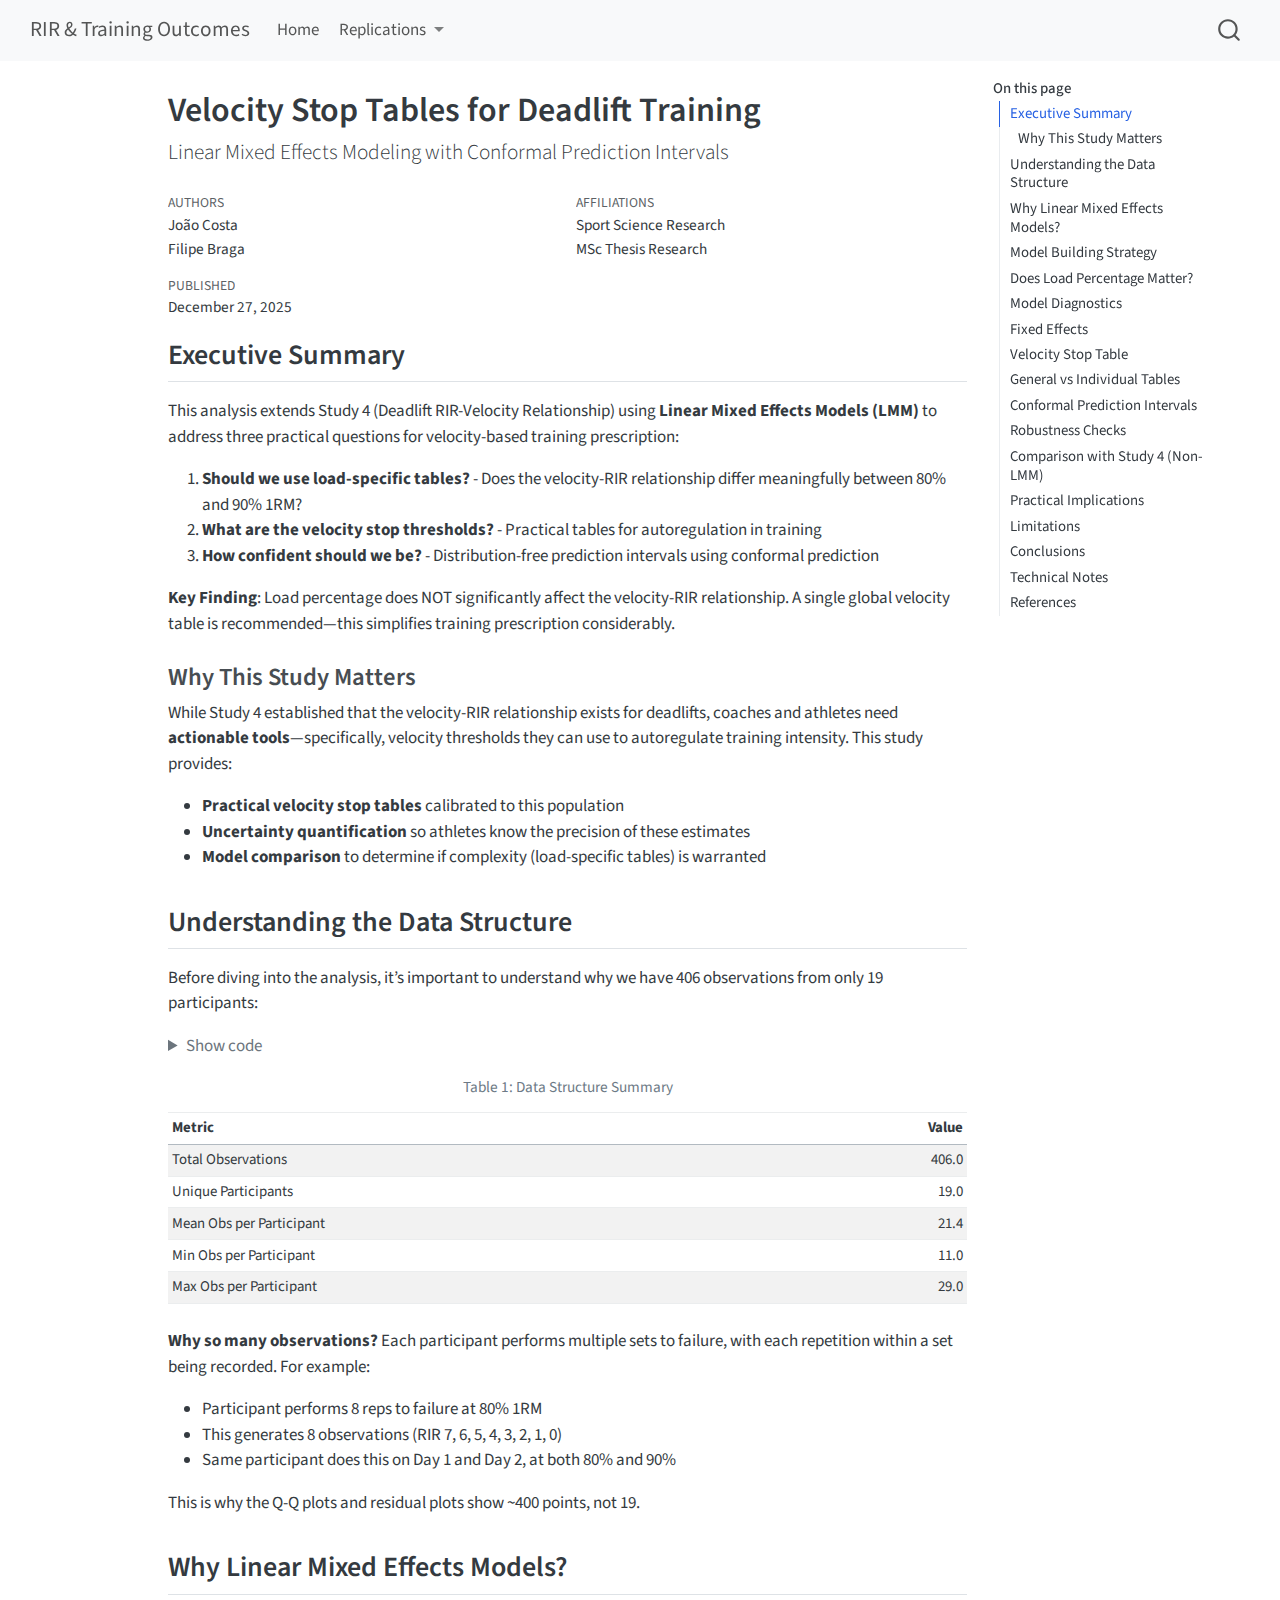
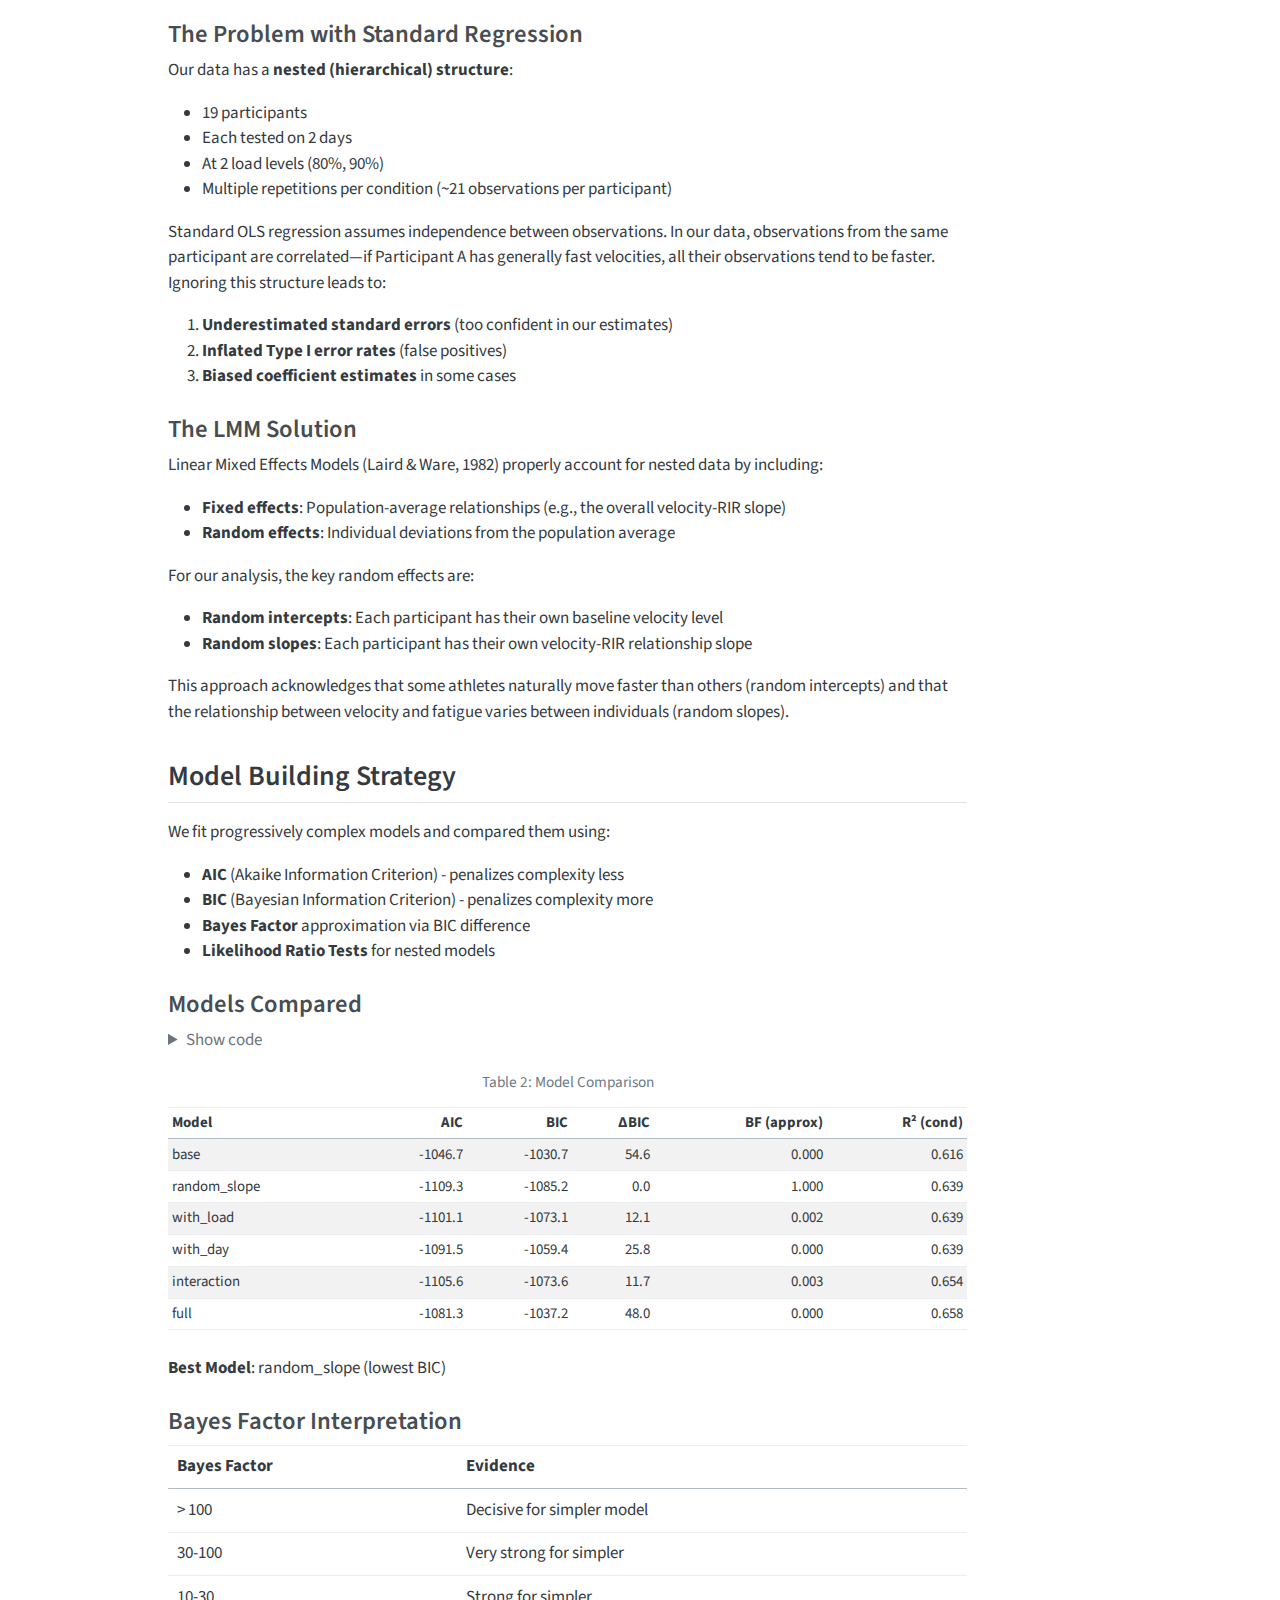
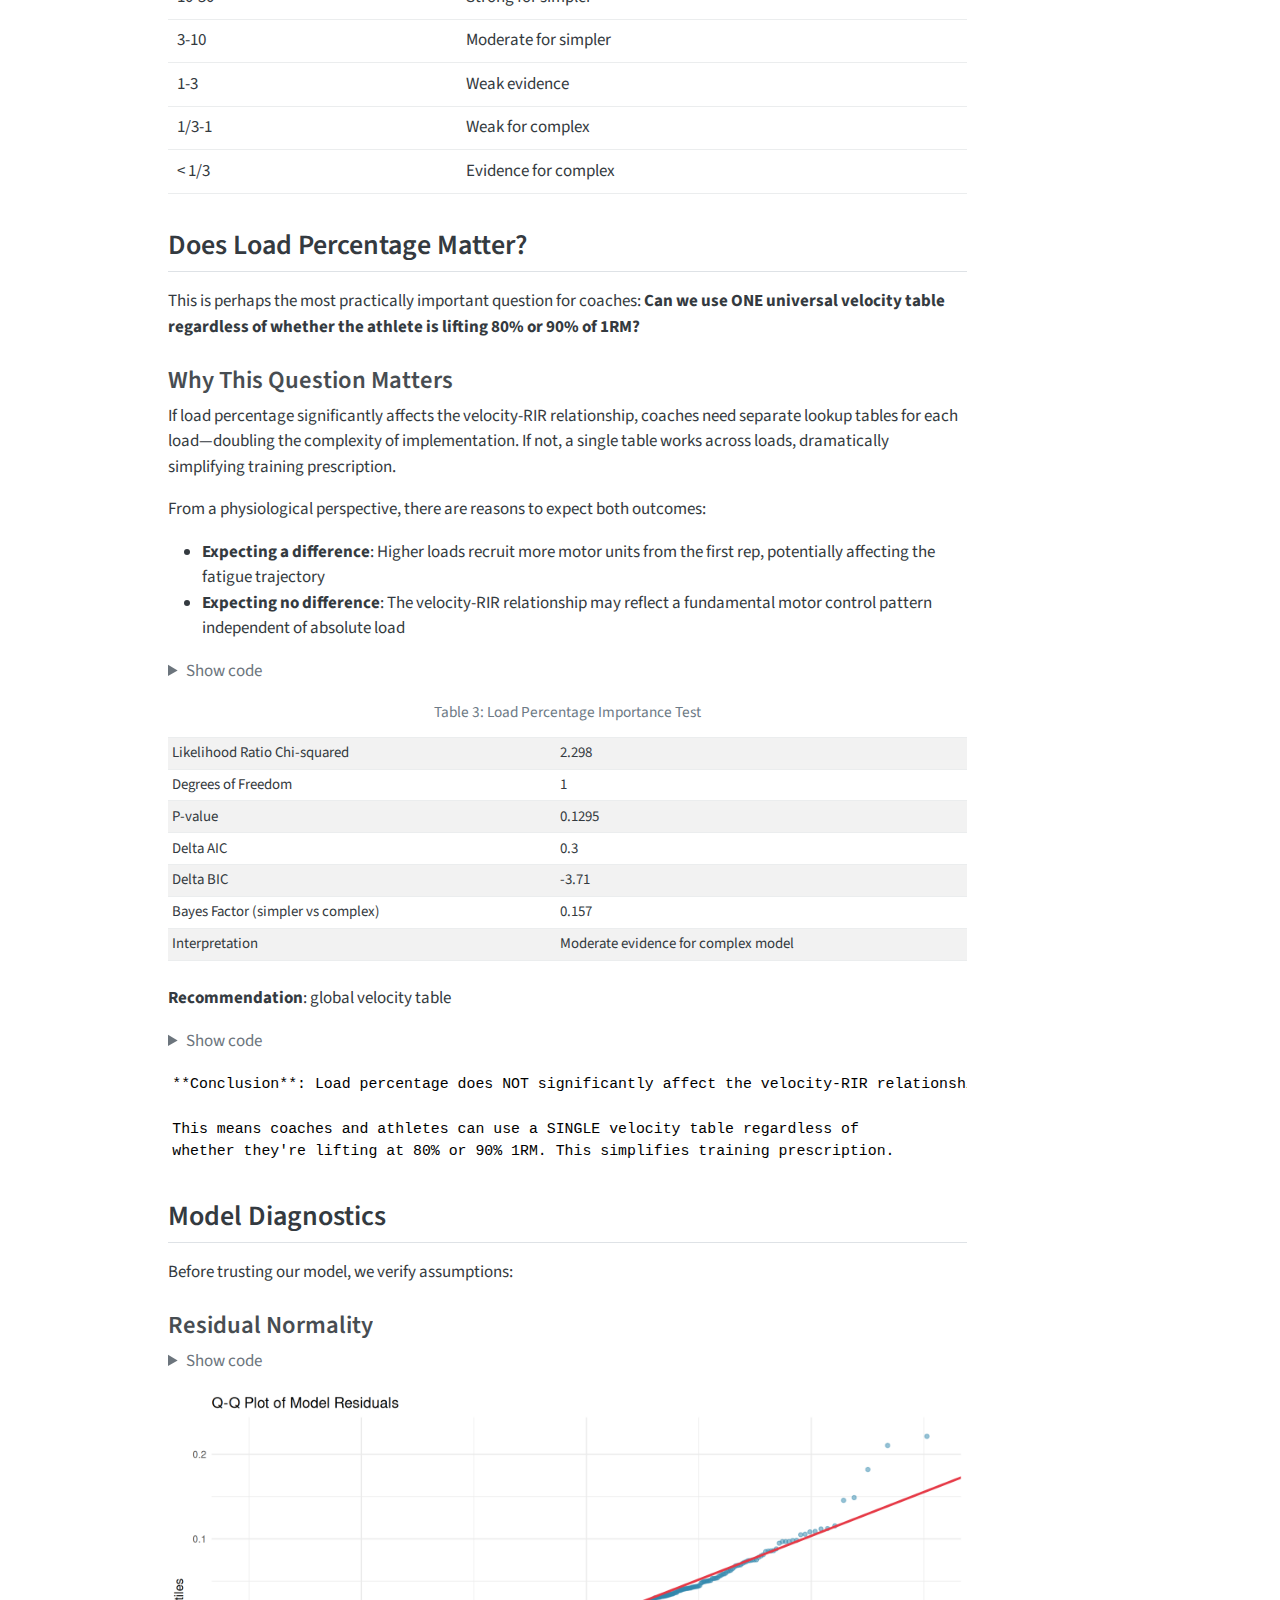
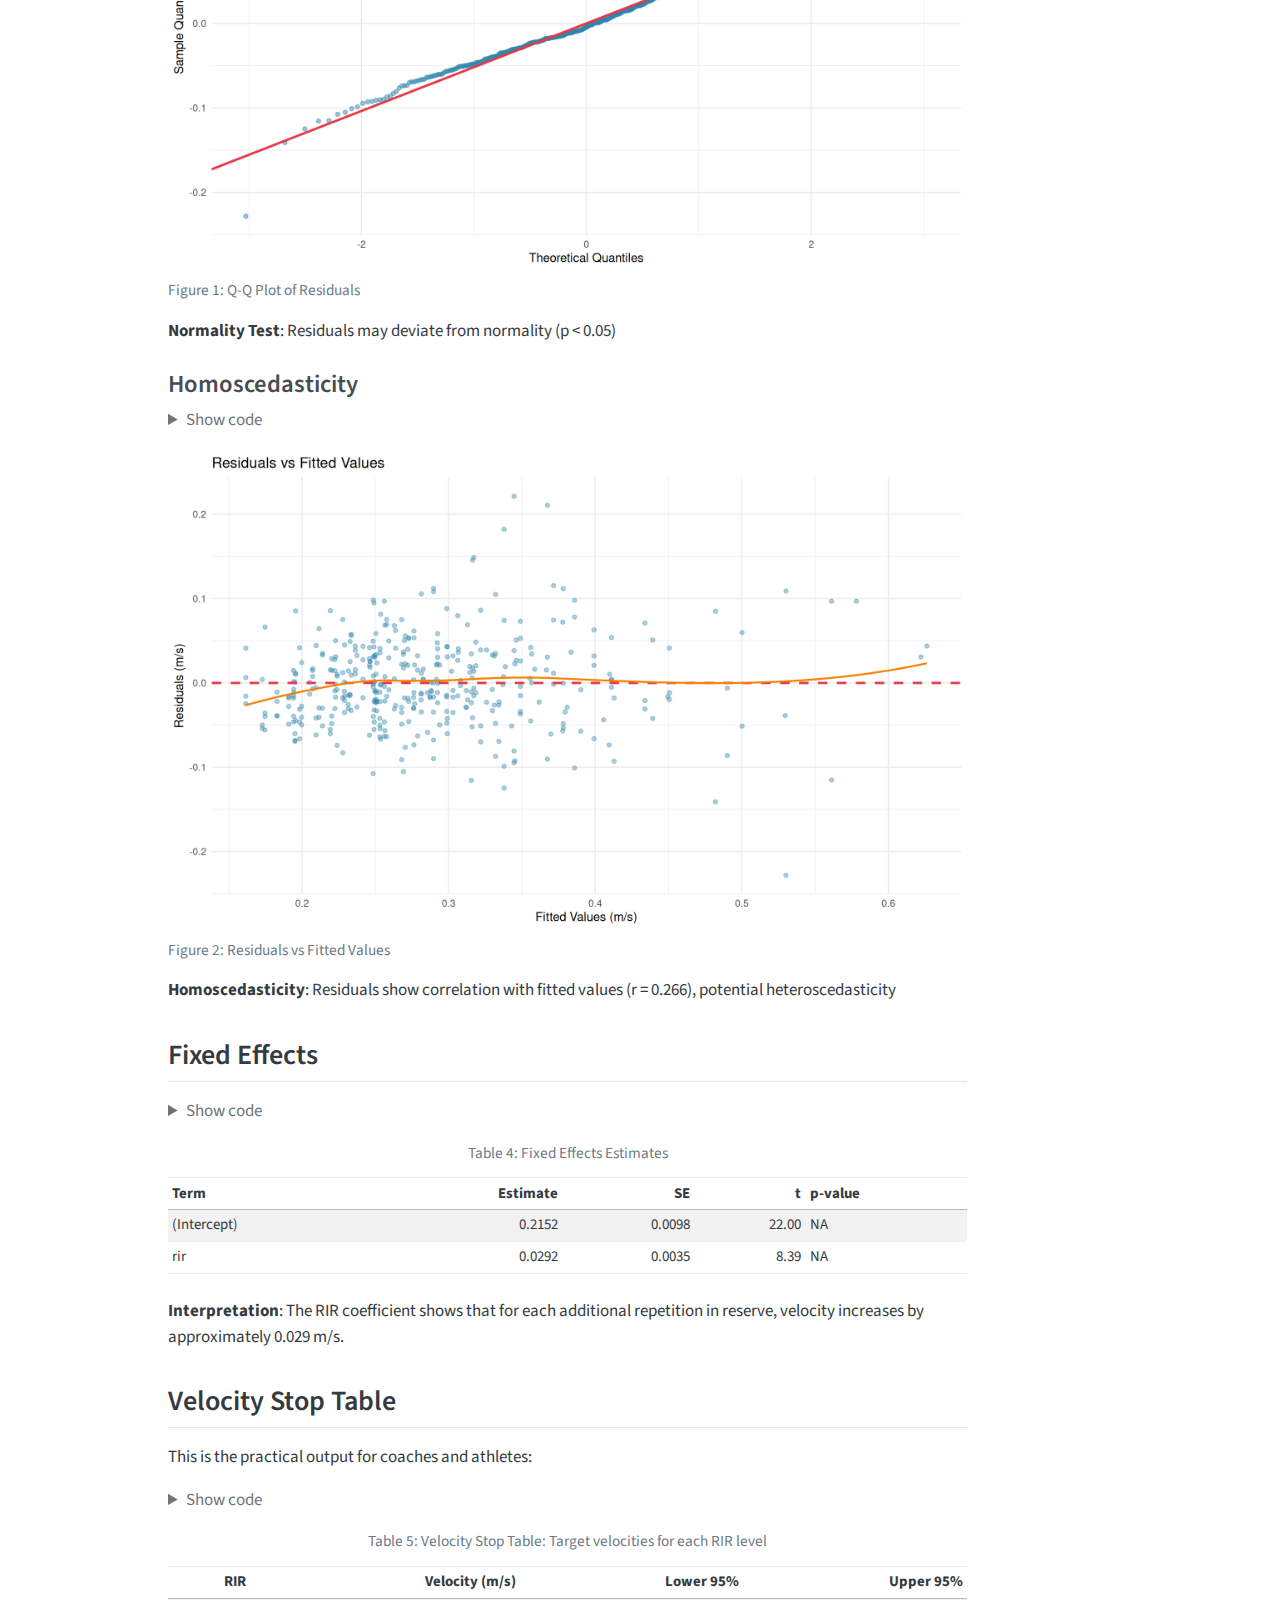
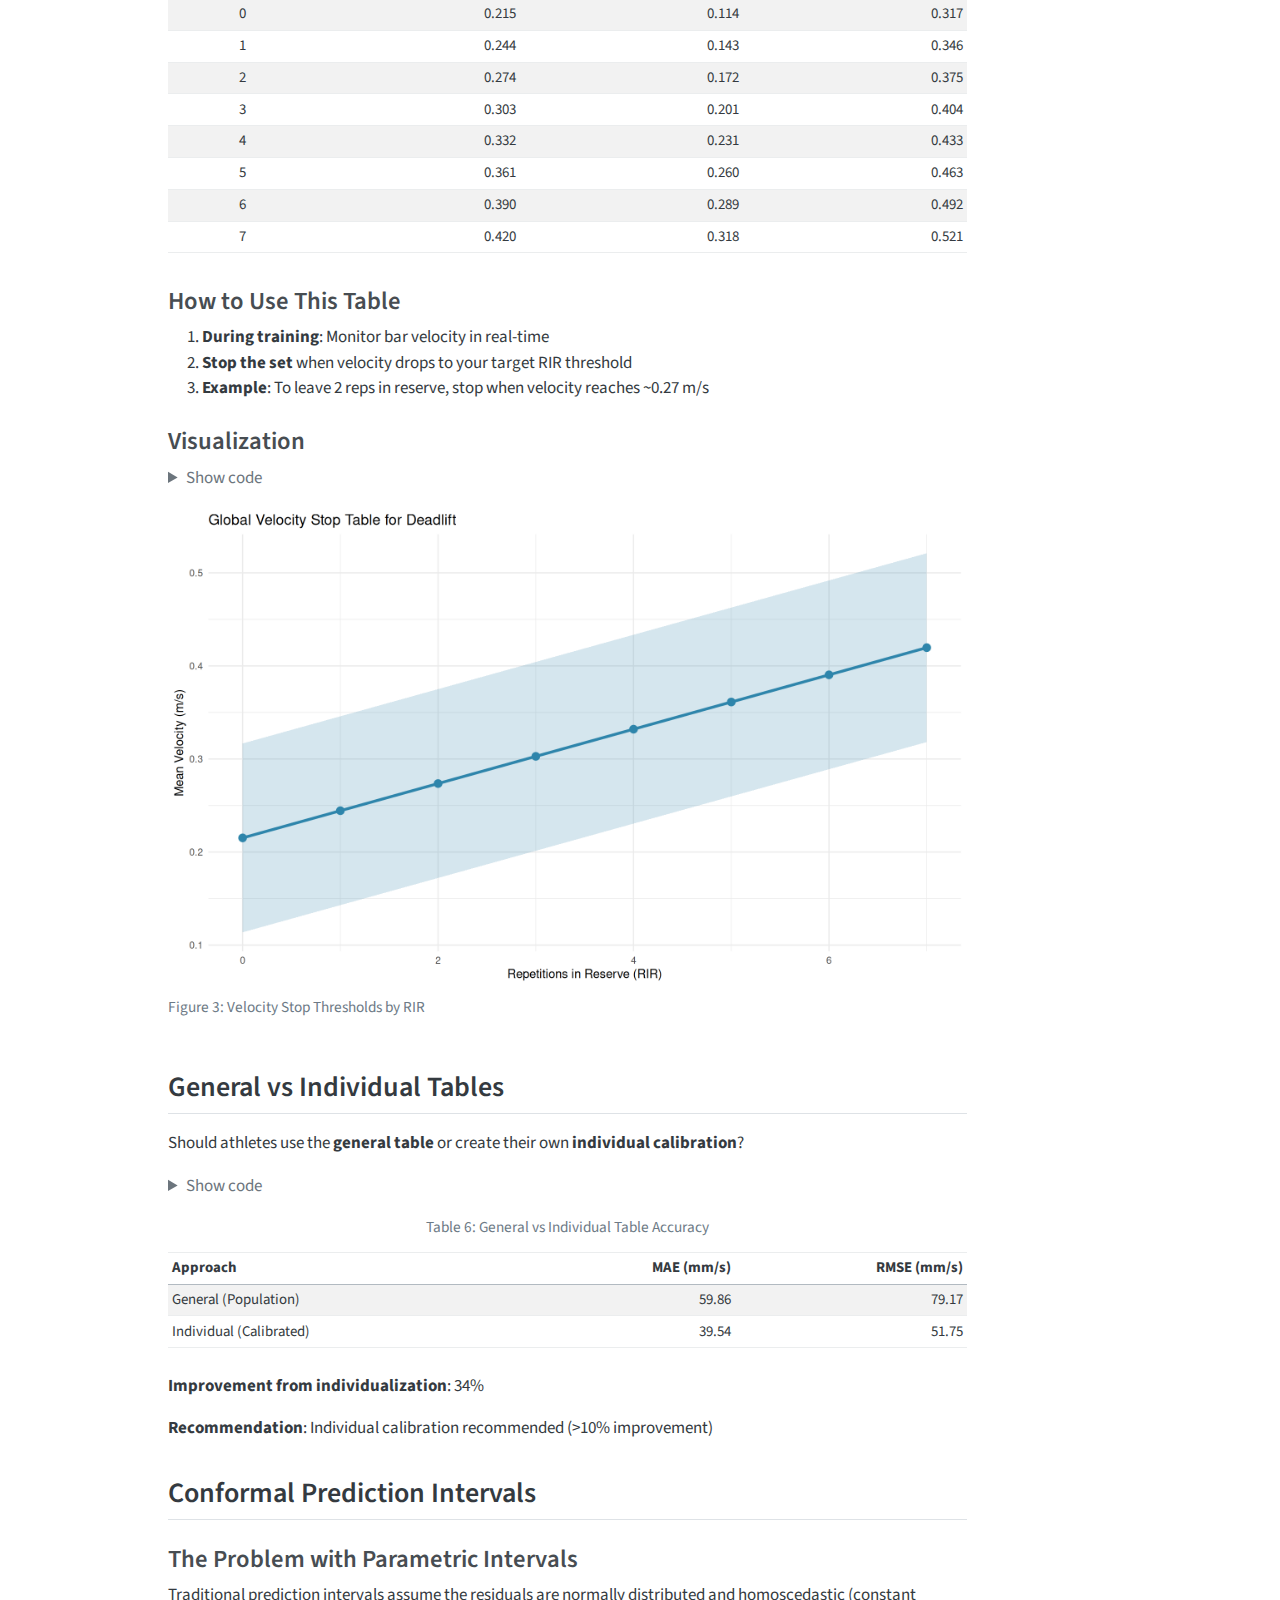
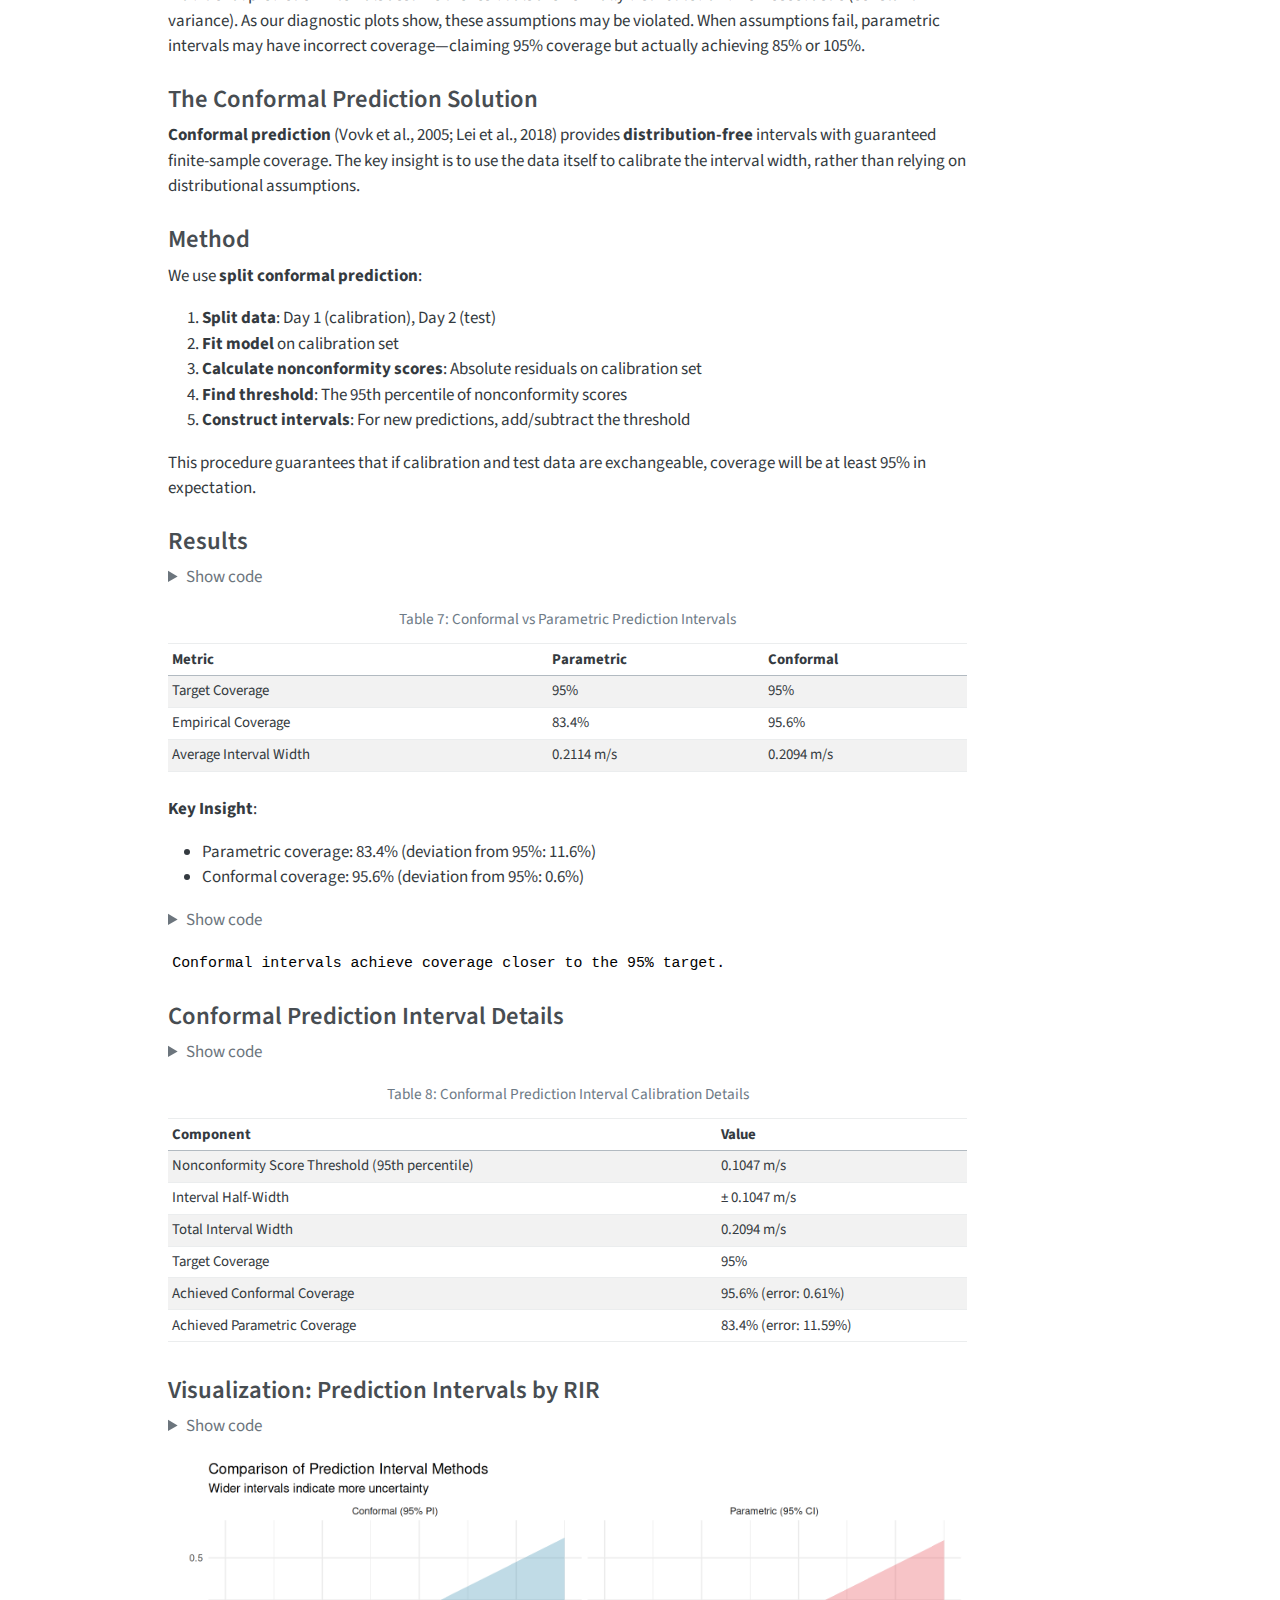
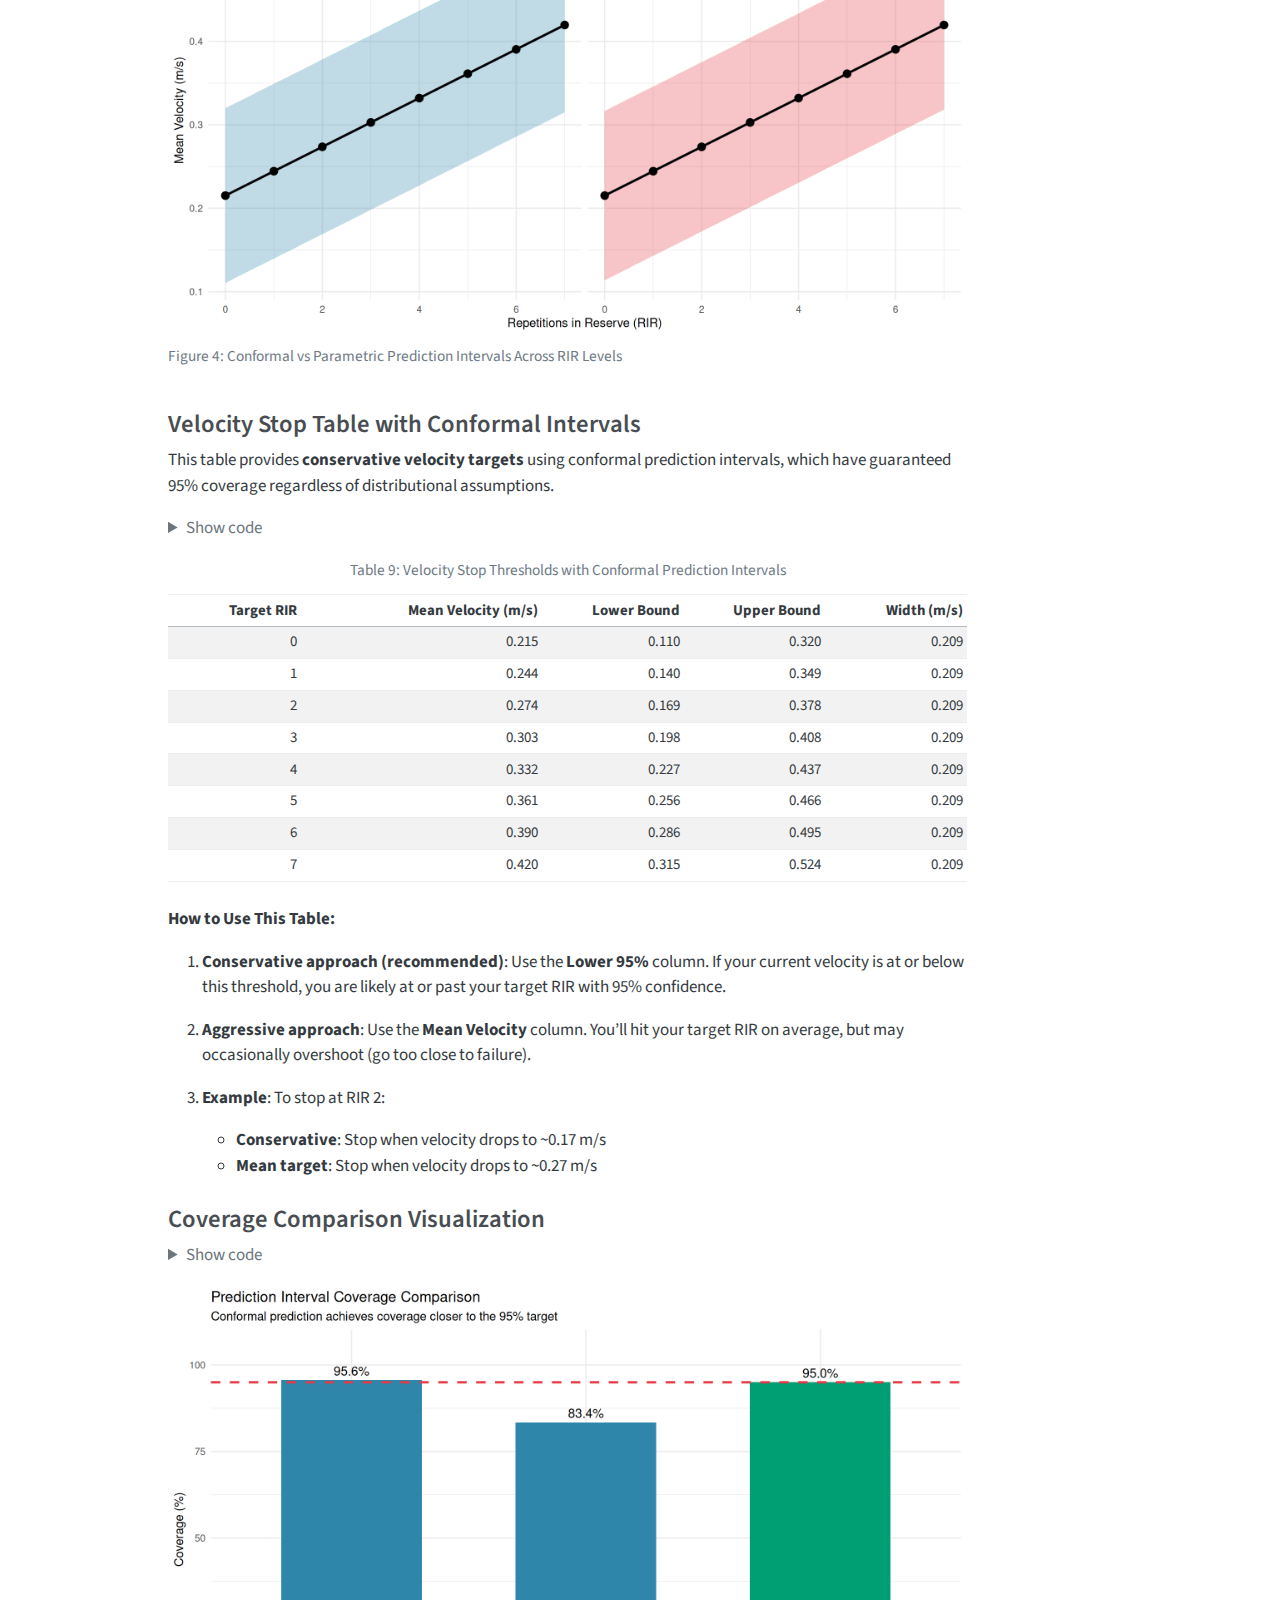
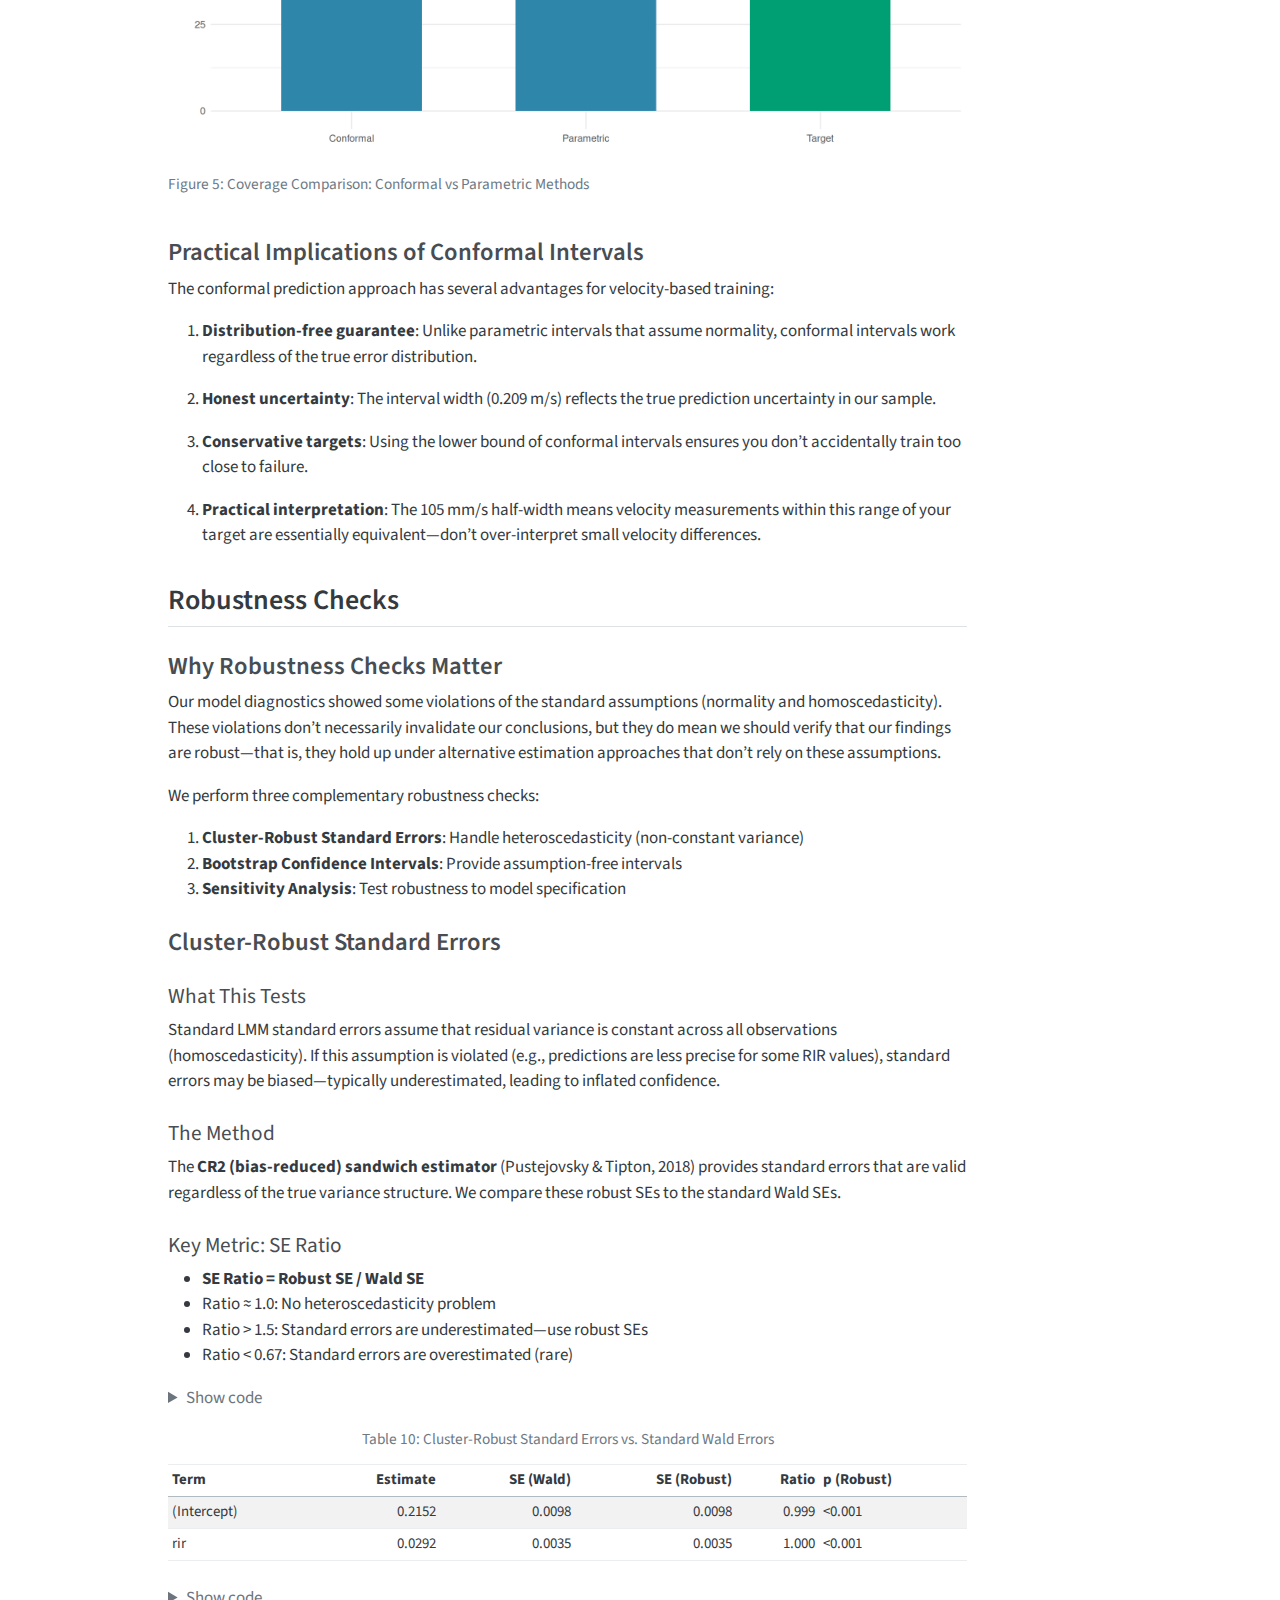
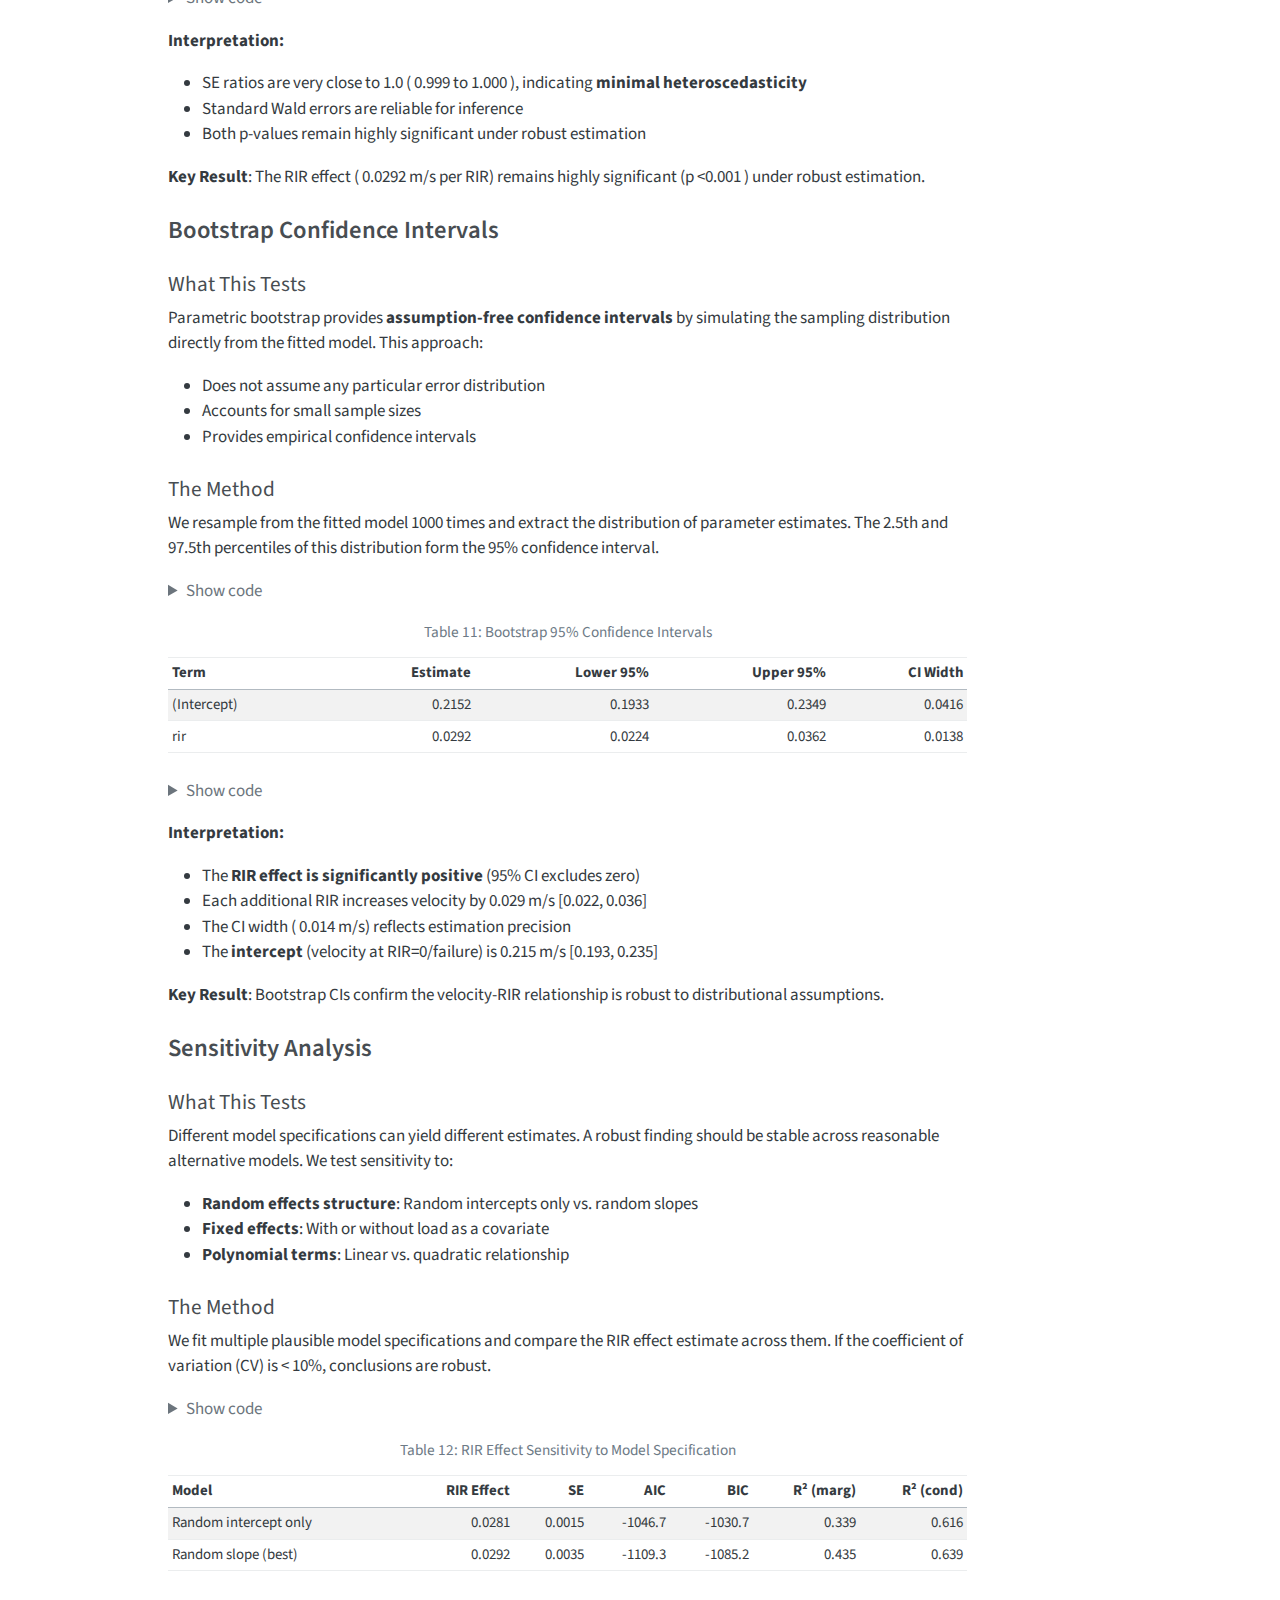
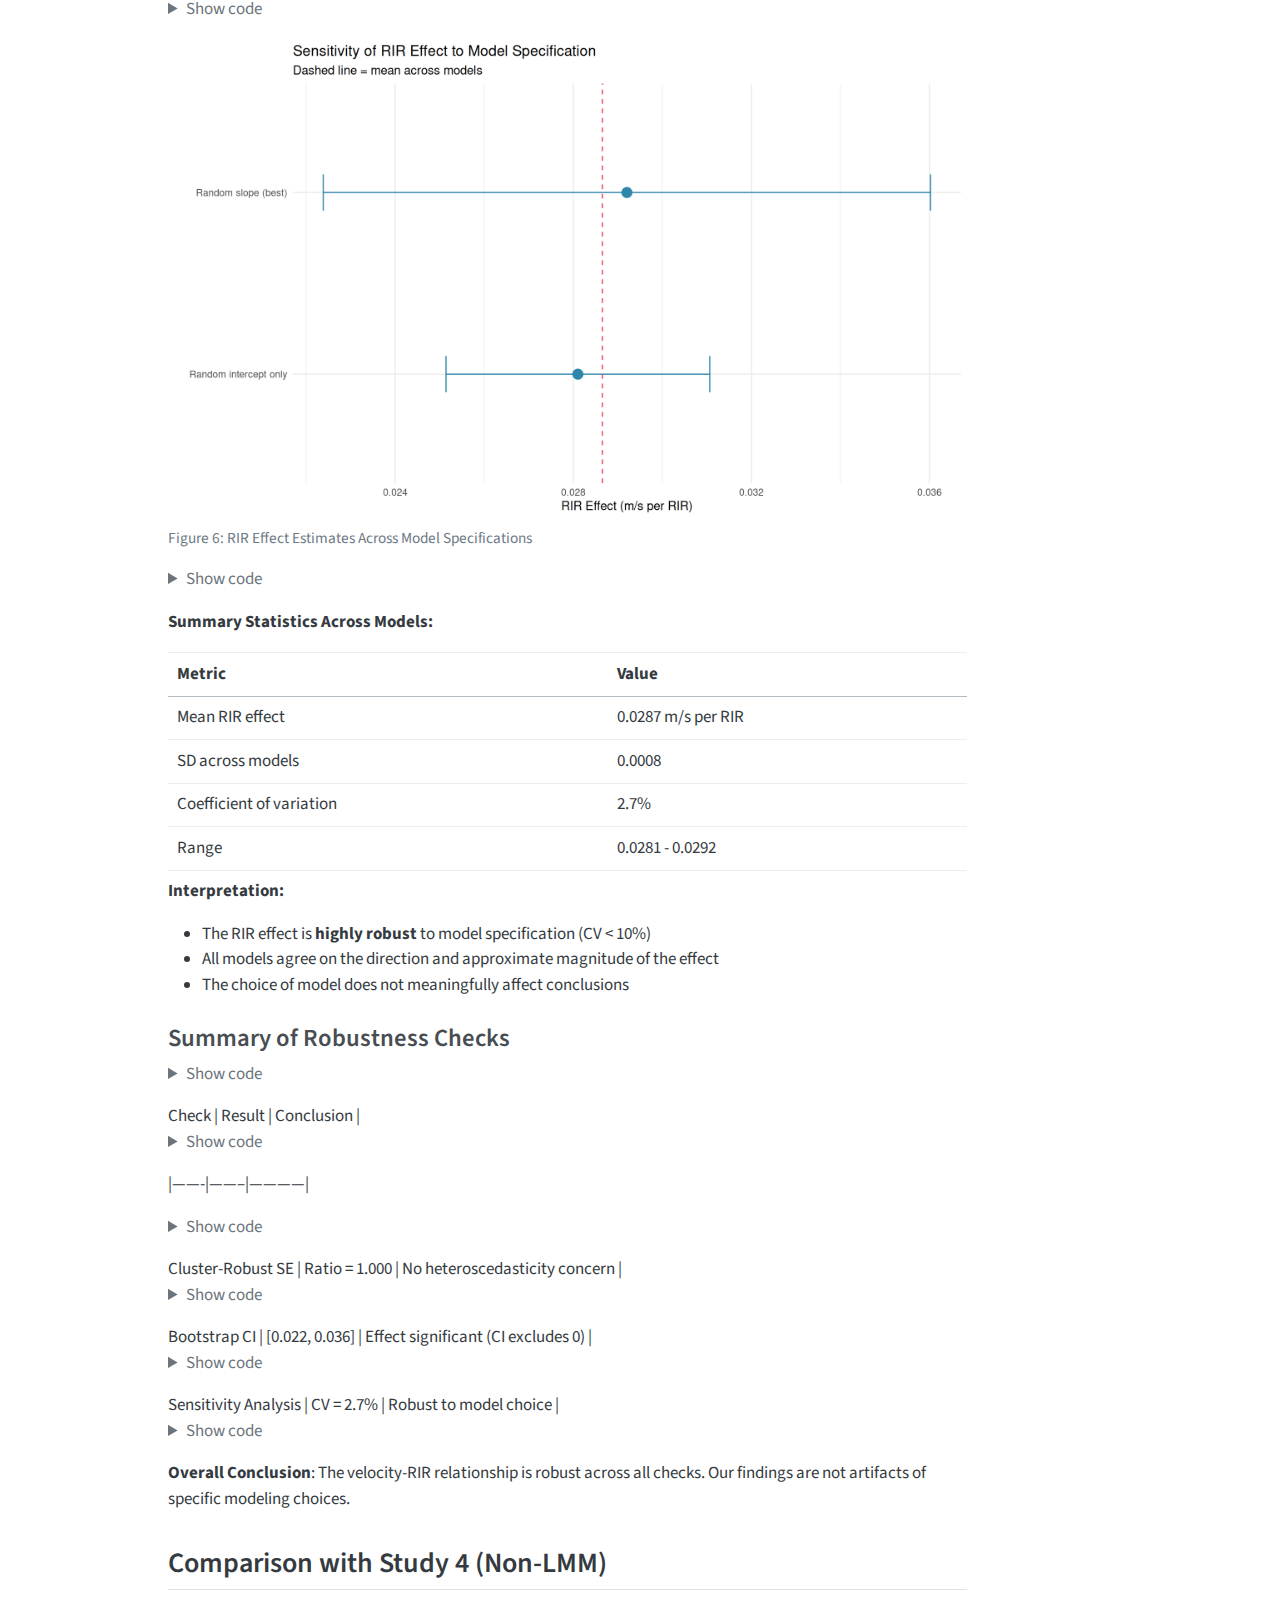
<file: docs/05_deadlift_lmm_analysis.html>
<!DOCTYPE html>
<html xmlns="http://www.w3.org/1999/xhtml" lang="en" xml:lang="en"><head>

<meta charset="utf-8">
<meta name="generator" content="quarto-1.4.553">

<meta name="viewport" content="width=device-width, initial-scale=1.0, user-scalable=yes">

<meta name="author" content="João Costa">
<meta name="author" content="Filipe Braga">
<meta name="dcterms.date" content="2025-12-27">

<title>RIR &amp; Training Outcomes - Velocity Stop Tables for Deadlift Training</title>
<style>
code{white-space: pre-wrap;}
span.smallcaps{font-variant: small-caps;}
div.columns{display: flex; gap: min(4vw, 1.5em);}
div.column{flex: auto; overflow-x: auto;}
div.hanging-indent{margin-left: 1.5em; text-indent: -1.5em;}
ul.task-list{list-style: none;}
ul.task-list li input[type="checkbox"] {
  width: 0.8em;
  margin: 0 0.8em 0.2em -1em; /* quarto-specific, see https://github.com/quarto-dev/quarto-cli/issues/4556 */ 
  vertical-align: middle;
}
/* CSS for syntax highlighting */
pre > code.sourceCode { white-space: pre; position: relative; }
pre > code.sourceCode > span { line-height: 1.25; }
pre > code.sourceCode > span:empty { height: 1.2em; }
.sourceCode { overflow: visible; }
code.sourceCode > span { color: inherit; text-decoration: inherit; }
div.sourceCode { margin: 1em 0; }
pre.sourceCode { margin: 0; }
@media screen {
div.sourceCode { overflow: auto; }
}
@media print {
pre > code.sourceCode { white-space: pre-wrap; }
pre > code.sourceCode > span { text-indent: -5em; padding-left: 5em; }
}
pre.numberSource code
  { counter-reset: source-line 0; }
pre.numberSource code > span
  { position: relative; left: -4em; counter-increment: source-line; }
pre.numberSource code > span > a:first-child::before
  { content: counter(source-line);
    position: relative; left: -1em; text-align: right; vertical-align: baseline;
    border: none; display: inline-block;
    -webkit-touch-callout: none; -webkit-user-select: none;
    -khtml-user-select: none; -moz-user-select: none;
    -ms-user-select: none; user-select: none;
    padding: 0 4px; width: 4em;
  }
pre.numberSource { margin-left: 3em;  padding-left: 4px; }
div.sourceCode
  {   }
@media screen {
pre > code.sourceCode > span > a:first-child::before { text-decoration: underline; }
}
</style>


<script src="site_libs/quarto-nav/quarto-nav.js"></script>
<script src="site_libs/quarto-nav/headroom.min.js"></script>
<script src="site_libs/clipboard/clipboard.min.js"></script>
<script src="site_libs/quarto-search/autocomplete.umd.js"></script>
<script src="site_libs/quarto-search/fuse.min.js"></script>
<script src="site_libs/quarto-search/quarto-search.js"></script>
<meta name="quarto:offset" content="./">
<script src="site_libs/quarto-html/quarto.js"></script>
<script src="site_libs/quarto-html/popper.min.js"></script>
<script src="site_libs/quarto-html/tippy.umd.min.js"></script>
<script src="site_libs/quarto-html/anchor.min.js"></script>
<link href="site_libs/quarto-html/tippy.css" rel="stylesheet">
<link href="site_libs/quarto-html/quarto-syntax-highlighting.css" rel="stylesheet" id="quarto-text-highlighting-styles">
<script src="site_libs/bootstrap/bootstrap.min.js"></script>
<link href="site_libs/bootstrap/bootstrap-icons.css" rel="stylesheet">
<link href="site_libs/bootstrap/bootstrap.min.css" rel="stylesheet" id="quarto-bootstrap" data-mode="light">
<script id="quarto-search-options" type="application/json">{
  "location": "navbar",
  "copy-button": false,
  "collapse-after": 3,
  "panel-placement": "end",
  "type": "overlay",
  "limit": 50,
  "keyboard-shortcut": [
    "f",
    "/",
    "s"
  ],
  "show-item-context": false,
  "language": {
    "search-no-results-text": "No results",
    "search-matching-documents-text": "matching documents",
    "search-copy-link-title": "Copy link to search",
    "search-hide-matches-text": "Hide additional matches",
    "search-more-match-text": "more match in this document",
    "search-more-matches-text": "more matches in this document",
    "search-clear-button-title": "Clear",
    "search-text-placeholder": "",
    "search-detached-cancel-button-title": "Cancel",
    "search-submit-button-title": "Submit",
    "search-label": "Search"
  }
}</script>


</head>

<body class="nav-fixed">

<div id="quarto-search-results"></div>
  <header id="quarto-header" class="headroom fixed-top">
    <nav class="navbar navbar-expand-lg " data-bs-theme="dark">
      <div class="navbar-container container-fluid">
      <div class="navbar-brand-container mx-auto">
    <a class="navbar-brand" href="./index.html">
    <span class="navbar-title">RIR &amp; Training Outcomes</span>
    </a>
  </div>
            <div id="quarto-search" class="" title="Search"></div>
          <button class="navbar-toggler" type="button" data-bs-toggle="collapse" data-bs-target="#navbarCollapse" aria-controls="navbarCollapse" aria-expanded="false" aria-label="Toggle navigation" onclick="if (window.quartoToggleHeadroom) { window.quartoToggleHeadroom(); }">
  <span class="navbar-toggler-icon"></span>
</button>
          <div class="collapse navbar-collapse" id="navbarCollapse">
            <ul class="navbar-nav navbar-nav-scroll me-auto">
  <li class="nav-item">
    <a class="nav-link" href="./index.html"> 
<span class="menu-text">Home</span></a>
  </li>  
  <li class="nav-item dropdown ">
    <a class="nav-link dropdown-toggle" href="#" id="nav-menu-replications" role="button" data-bs-toggle="dropdown" aria-expanded="false">
 <span class="menu-text">Replications</span>
    </a>
    <ul class="dropdown-menu" aria-labelledby="nav-menu-replications">    
        <li>
    <a class="dropdown-item" href="./01_pelland_meta_regression.html">
 <span class="dropdown-text">Pelland Meta-Regression</span></a>
  </li>  
        <li>
    <a class="dropdown-item" href="./02_velocity_rir_relationship.html">
 <span class="dropdown-text">Velocity-RIR Relationship</span></a>
  </li>  
        <li>
    <a class="dropdown-item" href="./03_rir_velocity_modeling.html">
 <span class="dropdown-text">RIR-Velocity Modeling (Squat)</span></a>
  </li>  
        <li>
    <a class="dropdown-item" href="./04_deadlift_rir_velocity.html">
 <span class="dropdown-text">Deadlift RIR-Velocity</span></a>
  </li>  
        <li>
    <a class="dropdown-item" href="./05_deadlift_lmm_analysis.html">
 <span class="dropdown-text">LMM &amp; Velocity Tables</span></a>
  </li>  
        <li>
    <a class="dropdown-item" href="./06_advanced_velocity_analyses.html">
 <span class="dropdown-text">Advanced Velocity Analyses</span></a>
  </li>  
    </ul>
  </li>
</ul>
          </div> <!-- /navcollapse -->
          <div class="quarto-navbar-tools">
</div>
      </div> <!-- /container-fluid -->
    </nav>
</header>
<!-- content -->
<div id="quarto-content" class="quarto-container page-columns page-rows-contents page-layout-article page-navbar">
<!-- sidebar -->
<!-- margin-sidebar -->
    <div id="quarto-margin-sidebar" class="sidebar margin-sidebar">
        <nav id="TOC" role="doc-toc" class="toc-active">
    <h2 id="toc-title">On this page</h2>
   
  <ul>
  <li><a href="#executive-summary" id="toc-executive-summary" class="nav-link active" data-scroll-target="#executive-summary">Executive Summary</a>
  <ul class="collapse">
  <li><a href="#why-this-study-matters" id="toc-why-this-study-matters" class="nav-link" data-scroll-target="#why-this-study-matters">Why This Study Matters</a></li>
  </ul></li>
  <li><a href="#understanding-the-data-structure" id="toc-understanding-the-data-structure" class="nav-link" data-scroll-target="#understanding-the-data-structure">Understanding the Data Structure</a></li>
  <li><a href="#why-linear-mixed-effects-models" id="toc-why-linear-mixed-effects-models" class="nav-link" data-scroll-target="#why-linear-mixed-effects-models">Why Linear Mixed Effects Models?</a>
  <ul class="collapse">
  <li><a href="#the-problem-with-standard-regression" id="toc-the-problem-with-standard-regression" class="nav-link" data-scroll-target="#the-problem-with-standard-regression">The Problem with Standard Regression</a></li>
  <li><a href="#the-lmm-solution" id="toc-the-lmm-solution" class="nav-link" data-scroll-target="#the-lmm-solution">The LMM Solution</a></li>
  </ul></li>
  <li><a href="#model-building-strategy" id="toc-model-building-strategy" class="nav-link" data-scroll-target="#model-building-strategy">Model Building Strategy</a>
  <ul class="collapse">
  <li><a href="#models-compared" id="toc-models-compared" class="nav-link" data-scroll-target="#models-compared">Models Compared</a></li>
  <li><a href="#bayes-factor-interpretation" id="toc-bayes-factor-interpretation" class="nav-link" data-scroll-target="#bayes-factor-interpretation">Bayes Factor Interpretation</a></li>
  </ul></li>
  <li><a href="#does-load-percentage-matter" id="toc-does-load-percentage-matter" class="nav-link" data-scroll-target="#does-load-percentage-matter">Does Load Percentage Matter?</a>
  <ul class="collapse">
  <li><a href="#why-this-question-matters" id="toc-why-this-question-matters" class="nav-link" data-scroll-target="#why-this-question-matters">Why This Question Matters</a></li>
  </ul></li>
  <li><a href="#model-diagnostics" id="toc-model-diagnostics" class="nav-link" data-scroll-target="#model-diagnostics">Model Diagnostics</a>
  <ul class="collapse">
  <li><a href="#residual-normality" id="toc-residual-normality" class="nav-link" data-scroll-target="#residual-normality">Residual Normality</a></li>
  <li><a href="#homoscedasticity" id="toc-homoscedasticity" class="nav-link" data-scroll-target="#homoscedasticity">Homoscedasticity</a></li>
  </ul></li>
  <li><a href="#fixed-effects" id="toc-fixed-effects" class="nav-link" data-scroll-target="#fixed-effects">Fixed Effects</a></li>
  <li><a href="#velocity-stop-table" id="toc-velocity-stop-table" class="nav-link" data-scroll-target="#velocity-stop-table">Velocity Stop Table</a>
  <ul class="collapse">
  <li><a href="#how-to-use-this-table" id="toc-how-to-use-this-table" class="nav-link" data-scroll-target="#how-to-use-this-table">How to Use This Table</a></li>
  <li><a href="#visualization" id="toc-visualization" class="nav-link" data-scroll-target="#visualization">Visualization</a></li>
  </ul></li>
  <li><a href="#general-vs-individual-tables" id="toc-general-vs-individual-tables" class="nav-link" data-scroll-target="#general-vs-individual-tables">General vs Individual Tables</a></li>
  <li><a href="#conformal-prediction-intervals" id="toc-conformal-prediction-intervals" class="nav-link" data-scroll-target="#conformal-prediction-intervals">Conformal Prediction Intervals</a>
  <ul class="collapse">
  <li><a href="#the-problem-with-parametric-intervals" id="toc-the-problem-with-parametric-intervals" class="nav-link" data-scroll-target="#the-problem-with-parametric-intervals">The Problem with Parametric Intervals</a></li>
  <li><a href="#the-conformal-prediction-solution" id="toc-the-conformal-prediction-solution" class="nav-link" data-scroll-target="#the-conformal-prediction-solution">The Conformal Prediction Solution</a></li>
  <li><a href="#method" id="toc-method" class="nav-link" data-scroll-target="#method">Method</a></li>
  <li><a href="#results" id="toc-results" class="nav-link" data-scroll-target="#results">Results</a></li>
  <li><a href="#conformal-prediction-interval-details" id="toc-conformal-prediction-interval-details" class="nav-link" data-scroll-target="#conformal-prediction-interval-details">Conformal Prediction Interval Details</a></li>
  <li><a href="#visualization-prediction-intervals-by-rir" id="toc-visualization-prediction-intervals-by-rir" class="nav-link" data-scroll-target="#visualization-prediction-intervals-by-rir">Visualization: Prediction Intervals by RIR</a></li>
  <li><a href="#velocity-stop-table-with-conformal-intervals" id="toc-velocity-stop-table-with-conformal-intervals" class="nav-link" data-scroll-target="#velocity-stop-table-with-conformal-intervals">Velocity Stop Table with Conformal Intervals</a></li>
  <li><a href="#coverage-comparison-visualization" id="toc-coverage-comparison-visualization" class="nav-link" data-scroll-target="#coverage-comparison-visualization">Coverage Comparison Visualization</a></li>
  <li><a href="#practical-implications-of-conformal-intervals" id="toc-practical-implications-of-conformal-intervals" class="nav-link" data-scroll-target="#practical-implications-of-conformal-intervals">Practical Implications of Conformal Intervals</a></li>
  </ul></li>
  <li><a href="#robustness-checks" id="toc-robustness-checks" class="nav-link" data-scroll-target="#robustness-checks">Robustness Checks</a>
  <ul class="collapse">
  <li><a href="#why-robustness-checks-matter" id="toc-why-robustness-checks-matter" class="nav-link" data-scroll-target="#why-robustness-checks-matter">Why Robustness Checks Matter</a></li>
  <li><a href="#cluster-robust-standard-errors" id="toc-cluster-robust-standard-errors" class="nav-link" data-scroll-target="#cluster-robust-standard-errors">Cluster-Robust Standard Errors</a></li>
  <li><a href="#bootstrap-confidence-intervals" id="toc-bootstrap-confidence-intervals" class="nav-link" data-scroll-target="#bootstrap-confidence-intervals">Bootstrap Confidence Intervals</a></li>
  <li><a href="#sensitivity-analysis" id="toc-sensitivity-analysis" class="nav-link" data-scroll-target="#sensitivity-analysis">Sensitivity Analysis</a></li>
  <li><a href="#summary-of-robustness-checks" id="toc-summary-of-robustness-checks" class="nav-link" data-scroll-target="#summary-of-robustness-checks">Summary of Robustness Checks</a></li>
  </ul></li>
  <li><a href="#comparison-with-study-4-non-lmm" id="toc-comparison-with-study-4-non-lmm" class="nav-link" data-scroll-target="#comparison-with-study-4-non-lmm">Comparison with Study 4 (Non-LMM)</a>
  <ul class="collapse">
  <li><a href="#methodology-comparison" id="toc-methodology-comparison" class="nav-link" data-scroll-target="#methodology-comparison">Methodology Comparison</a></li>
  <li><a href="#model-fit-r²" id="toc-model-fit-r²" class="nav-link" data-scroll-target="#model-fit-r²">Model Fit (R²)</a></li>
  <li><a href="#rir-effect-comparison" id="toc-rir-effect-comparison" class="nav-link" data-scroll-target="#rir-effect-comparison">RIR Effect Comparison</a></li>
  <li><a href="#key-agreements" id="toc-key-agreements" class="nav-link" data-scroll-target="#key-agreements">Key Agreements</a></li>
  <li><a href="#new-insights-from-lmm" id="toc-new-insights-from-lmm" class="nav-link" data-scroll-target="#new-insights-from-lmm">New Insights from LMM</a></li>
  </ul></li>
  <li><a href="#practical-implications" id="toc-practical-implications" class="nav-link" data-scroll-target="#practical-implications">Practical Implications</a>
  <ul class="collapse">
  <li><a href="#for-coaches-and-athletes" id="toc-for-coaches-and-athletes" class="nav-link" data-scroll-target="#for-coaches-and-athletes">For Coaches and Athletes</a></li>
  <li><a href="#for-researchers" id="toc-for-researchers" class="nav-link" data-scroll-target="#for-researchers">For Researchers</a></li>
  </ul></li>
  <li><a href="#limitations" id="toc-limitations" class="nav-link" data-scroll-target="#limitations">Limitations</a></li>
  <li><a href="#conclusions" id="toc-conclusions" class="nav-link" data-scroll-target="#conclusions">Conclusions</a></li>
  <li><a href="#technical-notes" id="toc-technical-notes" class="nav-link" data-scroll-target="#technical-notes">Technical Notes</a></li>
  <li><a href="#references" id="toc-references" class="nav-link" data-scroll-target="#references">References</a></li>
  </ul>
</nav>
    </div>
<!-- main -->
<main class="content" id="quarto-document-content">

<header id="title-block-header" class="quarto-title-block default">
<div class="quarto-title">
<h1 class="title">Velocity Stop Tables for Deadlift Training</h1>
<p class="subtitle lead">Linear Mixed Effects Modeling with Conformal Prediction Intervals</p>
</div>


<div class="quarto-title-meta-author">
  <div class="quarto-title-meta-heading">Authors</div>
  <div class="quarto-title-meta-heading">Affiliations</div>
  
    <div class="quarto-title-meta-contents">
    <p class="author">João Costa </p>
  </div>
  <div class="quarto-title-meta-contents">
        <p class="affiliation">
            Sport Science Research
          </p>
      </div>
    <div class="quarto-title-meta-contents">
    <p class="author">Filipe Braga </p>
  </div>
  <div class="quarto-title-meta-contents">
        <p class="affiliation">
            MSc Thesis Research
          </p>
      </div>
  </div>

<div class="quarto-title-meta">

      
    <div>
    <div class="quarto-title-meta-heading">Published</div>
    <div class="quarto-title-meta-contents">
      <p class="date">December 27, 2025</p>
    </div>
  </div>
  
    
  </div>
  


</header>


<section id="executive-summary" class="level2">
<h2 class="anchored" data-anchor-id="executive-summary">Executive Summary</h2>
<p>This analysis extends Study 4 (Deadlift RIR-Velocity Relationship) using <strong>Linear Mixed Effects Models (LMM)</strong> to address three practical questions for velocity-based training prescription:</p>
<ol type="1">
<li><strong>Should we use load-specific tables?</strong> - Does the velocity-RIR relationship differ meaningfully between 80% and 90% 1RM?</li>
<li><strong>What are the velocity stop thresholds?</strong> - Practical tables for autoregulation in training</li>
<li><strong>How confident should we be?</strong> - Distribution-free prediction intervals using conformal prediction</li>
</ol>
<p><strong>Key Finding</strong>: Load percentage does NOT significantly affect the velocity-RIR relationship. A single global velocity table is recommended—this simplifies training prescription considerably.</p>
<section id="why-this-study-matters" class="level3">
<h3 class="anchored" data-anchor-id="why-this-study-matters">Why This Study Matters</h3>
<p>While Study 4 established that the velocity-RIR relationship exists for deadlifts, coaches and athletes need <strong>actionable tools</strong>—specifically, velocity thresholds they can use to autoregulate training intensity. This study provides:</p>
<ul>
<li><strong>Practical velocity stop tables</strong> calibrated to this population</li>
<li><strong>Uncertainty quantification</strong> so athletes know the precision of these estimates</li>
<li><strong>Model comparison</strong> to determine if complexity (load-specific tables) is warranted</li>
</ul>
</section>
</section>
<section id="understanding-the-data-structure" class="level2">
<h2 class="anchored" data-anchor-id="understanding-the-data-structure">Understanding the Data Structure</h2>
<p>Before diving into the analysis, it’s important to understand why we have 406 observations from only 19 participants:</p>
<div class="cell">
<details class="code-fold">
<summary>Show code</summary>
<div class="sourceCode cell-code" id="cb1"><pre class="sourceCode r code-with-copy"><code class="sourceCode r"><span id="cb1-1"><a href="#cb1-1" aria-hidden="true" tabindex="-1"></a>obs_per_participant <span class="ot">&lt;-</span> <span class="fu">table</span>(data<span class="sc">$</span>id)</span>
<span id="cb1-2"><a href="#cb1-2" aria-hidden="true" tabindex="-1"></a>obs_summary <span class="ot">&lt;-</span> <span class="fu">data.frame</span>(</span>
<span id="cb1-3"><a href="#cb1-3" aria-hidden="true" tabindex="-1"></a>  <span class="at">Metric =</span> <span class="fu">c</span>(</span>
<span id="cb1-4"><a href="#cb1-4" aria-hidden="true" tabindex="-1"></a>    <span class="st">"Total Observations"</span>,</span>
<span id="cb1-5"><a href="#cb1-5" aria-hidden="true" tabindex="-1"></a>    <span class="st">"Unique Participants"</span>,</span>
<span id="cb1-6"><a href="#cb1-6" aria-hidden="true" tabindex="-1"></a>    <span class="st">"Mean Obs per Participant"</span>,</span>
<span id="cb1-7"><a href="#cb1-7" aria-hidden="true" tabindex="-1"></a>    <span class="st">"Min Obs per Participant"</span>,</span>
<span id="cb1-8"><a href="#cb1-8" aria-hidden="true" tabindex="-1"></a>    <span class="st">"Max Obs per Participant"</span></span>
<span id="cb1-9"><a href="#cb1-9" aria-hidden="true" tabindex="-1"></a>  ),</span>
<span id="cb1-10"><a href="#cb1-10" aria-hidden="true" tabindex="-1"></a>  <span class="at">Value =</span> <span class="fu">c</span>(</span>
<span id="cb1-11"><a href="#cb1-11" aria-hidden="true" tabindex="-1"></a>    <span class="fu">nrow</span>(data),</span>
<span id="cb1-12"><a href="#cb1-12" aria-hidden="true" tabindex="-1"></a>    <span class="fu">length</span>(<span class="fu">unique</span>(data<span class="sc">$</span>id)),</span>
<span id="cb1-13"><a href="#cb1-13" aria-hidden="true" tabindex="-1"></a>    <span class="fu">round</span>(<span class="fu">mean</span>(obs_per_participant), <span class="dv">1</span>),</span>
<span id="cb1-14"><a href="#cb1-14" aria-hidden="true" tabindex="-1"></a>    <span class="fu">min</span>(obs_per_participant),</span>
<span id="cb1-15"><a href="#cb1-15" aria-hidden="true" tabindex="-1"></a>    <span class="fu">max</span>(obs_per_participant)</span>
<span id="cb1-16"><a href="#cb1-16" aria-hidden="true" tabindex="-1"></a>  )</span>
<span id="cb1-17"><a href="#cb1-17" aria-hidden="true" tabindex="-1"></a>)</span>
<span id="cb1-18"><a href="#cb1-18" aria-hidden="true" tabindex="-1"></a></span>
<span id="cb1-19"><a href="#cb1-19" aria-hidden="true" tabindex="-1"></a><span class="fu">kable</span>(obs_summary)</span></code><button title="Copy to Clipboard" class="code-copy-button"><i class="bi"></i></button></pre></div>
</details>
<div id="tbl-data-structure" class="cell quarto-float anchored">
<figure class="quarto-float quarto-float-tbl figure">
<figcaption class="quarto-float-caption-top quarto-float-caption quarto-float-tbl" id="tbl-data-structure-caption-0ceaefa1-69ba-4598-a22c-09a6ac19f8ca">
Table&nbsp;1: Data Structure Summary
</figcaption>
<div aria-describedby="tbl-data-structure-caption-0ceaefa1-69ba-4598-a22c-09a6ac19f8ca">
<div class="cell-output-display">
<table class="do-not-create-environment cell table table-sm table-striped small">
<thead>
<tr class="header">
<th style="text-align: left;">Metric</th>
<th style="text-align: right;">Value</th>
</tr>
</thead>
<tbody>
<tr class="odd">
<td style="text-align: left;">Total Observations</td>
<td style="text-align: right;">406.0</td>
</tr>
<tr class="even">
<td style="text-align: left;">Unique Participants</td>
<td style="text-align: right;">19.0</td>
</tr>
<tr class="odd">
<td style="text-align: left;">Mean Obs per Participant</td>
<td style="text-align: right;">21.4</td>
</tr>
<tr class="even">
<td style="text-align: left;">Min Obs per Participant</td>
<td style="text-align: right;">11.0</td>
</tr>
<tr class="odd">
<td style="text-align: left;">Max Obs per Participant</td>
<td style="text-align: right;">29.0</td>
</tr>
</tbody>
</table>
</div>
</div>
</figure>
</div>
</div>
<p><strong>Why so many observations?</strong> Each participant performs multiple sets to failure, with each repetition within a set being recorded. For example:</p>
<ul>
<li>Participant performs 8 reps to failure at 80% 1RM</li>
<li>This generates 8 observations (RIR 7, 6, 5, 4, 3, 2, 1, 0)</li>
<li>Same participant does this on Day 1 and Day 2, at both 80% and 90%</li>
</ul>
<p>This is why the Q-Q plots and residual plots show ~400 points, not 19.</p>
</section>
<section id="why-linear-mixed-effects-models" class="level2">
<h2 class="anchored" data-anchor-id="why-linear-mixed-effects-models">Why Linear Mixed Effects Models?</h2>
<section id="the-problem-with-standard-regression" class="level3">
<h3 class="anchored" data-anchor-id="the-problem-with-standard-regression">The Problem with Standard Regression</h3>
<p>Our data has a <strong>nested (hierarchical) structure</strong>:</p>
<ul>
<li>19 participants</li>
<li>Each tested on 2 days</li>
<li>At 2 load levels (80%, 90%)</li>
<li>Multiple repetitions per condition (~21 observations per participant)</li>
</ul>
<p>Standard OLS regression assumes independence between observations. In our data, observations from the same participant are correlated—if Participant A has generally fast velocities, all their observations tend to be faster. Ignoring this structure leads to:</p>
<ol type="1">
<li><strong>Underestimated standard errors</strong> (too confident in our estimates)</li>
<li><strong>Inflated Type I error rates</strong> (false positives)</li>
<li><strong>Biased coefficient estimates</strong> in some cases</li>
</ol>
</section>
<section id="the-lmm-solution" class="level3">
<h3 class="anchored" data-anchor-id="the-lmm-solution">The LMM Solution</h3>
<p>Linear Mixed Effects Models (Laird &amp; Ware, 1982) properly account for nested data by including:</p>
<ul>
<li><strong>Fixed effects</strong>: Population-average relationships (e.g., the overall velocity-RIR slope)</li>
<li><strong>Random effects</strong>: Individual deviations from the population average</li>
</ul>
<p>For our analysis, the key random effects are:</p>
<ul>
<li><strong>Random intercepts</strong>: Each participant has their own baseline velocity level</li>
<li><strong>Random slopes</strong>: Each participant has their own velocity-RIR relationship slope</li>
</ul>
<p>This approach acknowledges that some athletes naturally move faster than others (random intercepts) and that the relationship between velocity and fatigue varies between individuals (random slopes).</p>
</section>
</section>
<section id="model-building-strategy" class="level2">
<h2 class="anchored" data-anchor-id="model-building-strategy">Model Building Strategy</h2>
<p>We fit progressively complex models and compared them using:</p>
<ul>
<li><strong>AIC</strong> (Akaike Information Criterion) - penalizes complexity less</li>
<li><strong>BIC</strong> (Bayesian Information Criterion) - penalizes complexity more</li>
<li><strong>Bayes Factor</strong> approximation via BIC difference</li>
<li><strong>Likelihood Ratio Tests</strong> for nested models</li>
</ul>
<section id="models-compared" class="level3">
<h3 class="anchored" data-anchor-id="models-compared">Models Compared</h3>
<div class="cell">
<details class="code-fold">
<summary>Show code</summary>
<div class="sourceCode cell-code" id="cb2"><pre class="sourceCode r code-with-copy"><code class="sourceCode r"><span id="cb2-1"><a href="#cb2-1" aria-hidden="true" tabindex="-1"></a>comparison_df <span class="ot">&lt;-</span> <span class="fu">as.data.frame</span>(results<span class="sc">$</span>model_comparison<span class="sc">$</span>comparison_table)</span>
<span id="cb2-2"><a href="#cb2-2" aria-hidden="true" tabindex="-1"></a></span>
<span id="cb2-3"><a href="#cb2-3" aria-hidden="true" tabindex="-1"></a><span class="co"># Format for display</span></span>
<span id="cb2-4"><a href="#cb2-4" aria-hidden="true" tabindex="-1"></a>comparison_df<span class="sc">$</span>AIC <span class="ot">&lt;-</span> <span class="fu">round</span>(comparison_df<span class="sc">$</span>AIC, <span class="dv">1</span>)</span>
<span id="cb2-5"><a href="#cb2-5" aria-hidden="true" tabindex="-1"></a>comparison_df<span class="sc">$</span>BIC <span class="ot">&lt;-</span> <span class="fu">round</span>(comparison_df<span class="sc">$</span>BIC, <span class="dv">1</span>)</span>
<span id="cb2-6"><a href="#cb2-6" aria-hidden="true" tabindex="-1"></a>comparison_df<span class="sc">$</span>delta_AIC <span class="ot">&lt;-</span> <span class="fu">round</span>(comparison_df<span class="sc">$</span>delta_AIC, <span class="dv">1</span>)</span>
<span id="cb2-7"><a href="#cb2-7" aria-hidden="true" tabindex="-1"></a>comparison_df<span class="sc">$</span>delta_BIC <span class="ot">&lt;-</span> <span class="fu">round</span>(comparison_df<span class="sc">$</span>delta_BIC, <span class="dv">1</span>)</span>
<span id="cb2-8"><a href="#cb2-8" aria-hidden="true" tabindex="-1"></a>comparison_df<span class="sc">$</span>bayes_factor_approx <span class="ot">&lt;-</span> <span class="fu">round</span>(comparison_df<span class="sc">$</span>bayes_factor_approx, <span class="dv">3</span>)</span>
<span id="cb2-9"><a href="#cb2-9" aria-hidden="true" tabindex="-1"></a>comparison_df<span class="sc">$</span>R2_conditional <span class="ot">&lt;-</span> <span class="fu">round</span>(comparison_df<span class="sc">$</span>R2_conditional, <span class="dv">3</span>)</span>
<span id="cb2-10"><a href="#cb2-10" aria-hidden="true" tabindex="-1"></a></span>
<span id="cb2-11"><a href="#cb2-11" aria-hidden="true" tabindex="-1"></a><span class="fu">kable</span>(comparison_df[, <span class="fu">c</span>(<span class="st">"model"</span>, <span class="st">"AIC"</span>, <span class="st">"BIC"</span>, <span class="st">"delta_BIC"</span>, <span class="st">"bayes_factor_approx"</span>, <span class="st">"R2_conditional"</span>)],</span>
<span id="cb2-12"><a href="#cb2-12" aria-hidden="true" tabindex="-1"></a>      <span class="at">col.names =</span> <span class="fu">c</span>(<span class="st">"Model"</span>, <span class="st">"AIC"</span>, <span class="st">"BIC"</span>, <span class="st">"ΔBIC"</span>, <span class="st">"BF (approx)"</span>, <span class="st">"R² (cond)"</span>))</span></code><button title="Copy to Clipboard" class="code-copy-button"><i class="bi"></i></button></pre></div>
</details>
<div id="tbl-models" class="cell quarto-float anchored">
<figure class="quarto-float quarto-float-tbl figure">
<figcaption class="quarto-float-caption-top quarto-float-caption quarto-float-tbl" id="tbl-models-caption-0ceaefa1-69ba-4598-a22c-09a6ac19f8ca">
Table&nbsp;2: Model Comparison
</figcaption>
<div aria-describedby="tbl-models-caption-0ceaefa1-69ba-4598-a22c-09a6ac19f8ca">
<div class="cell-output-display">
<table class="do-not-create-environment cell table table-sm table-striped small">
<thead>
<tr class="header">
<th style="text-align: left;">Model</th>
<th style="text-align: right;">AIC</th>
<th style="text-align: right;">BIC</th>
<th style="text-align: right;">ΔBIC</th>
<th style="text-align: right;">BF (approx)</th>
<th style="text-align: right;">R² (cond)</th>
</tr>
</thead>
<tbody>
<tr class="odd">
<td style="text-align: left;">base</td>
<td style="text-align: right;">-1046.7</td>
<td style="text-align: right;">-1030.7</td>
<td style="text-align: right;">54.6</td>
<td style="text-align: right;">0.000</td>
<td style="text-align: right;">0.616</td>
</tr>
<tr class="even">
<td style="text-align: left;">random_slope</td>
<td style="text-align: right;">-1109.3</td>
<td style="text-align: right;">-1085.2</td>
<td style="text-align: right;">0.0</td>
<td style="text-align: right;">1.000</td>
<td style="text-align: right;">0.639</td>
</tr>
<tr class="odd">
<td style="text-align: left;">with_load</td>
<td style="text-align: right;">-1101.1</td>
<td style="text-align: right;">-1073.1</td>
<td style="text-align: right;">12.1</td>
<td style="text-align: right;">0.002</td>
<td style="text-align: right;">0.639</td>
</tr>
<tr class="even">
<td style="text-align: left;">with_day</td>
<td style="text-align: right;">-1091.5</td>
<td style="text-align: right;">-1059.4</td>
<td style="text-align: right;">25.8</td>
<td style="text-align: right;">0.000</td>
<td style="text-align: right;">0.639</td>
</tr>
<tr class="odd">
<td style="text-align: left;">interaction</td>
<td style="text-align: right;">-1105.6</td>
<td style="text-align: right;">-1073.6</td>
<td style="text-align: right;">11.7</td>
<td style="text-align: right;">0.003</td>
<td style="text-align: right;">0.654</td>
</tr>
<tr class="even">
<td style="text-align: left;">full</td>
<td style="text-align: right;">-1081.3</td>
<td style="text-align: right;">-1037.2</td>
<td style="text-align: right;">48.0</td>
<td style="text-align: right;">0.000</td>
<td style="text-align: right;">0.658</td>
</tr>
</tbody>
</table>
</div>
</div>
</figure>
</div>
</div>
<p><strong>Best Model</strong>: random_slope (lowest BIC)</p>
</section>
<section id="bayes-factor-interpretation" class="level3">
<h3 class="anchored" data-anchor-id="bayes-factor-interpretation">Bayes Factor Interpretation</h3>
<table class="table">
<thead>
<tr class="header">
<th>Bayes Factor</th>
<th>Evidence</th>
</tr>
</thead>
<tbody>
<tr class="odd">
<td>&gt; 100</td>
<td>Decisive for simpler model</td>
</tr>
<tr class="even">
<td>30-100</td>
<td>Very strong for simpler</td>
</tr>
<tr class="odd">
<td>10-30</td>
<td>Strong for simpler</td>
</tr>
<tr class="even">
<td>3-10</td>
<td>Moderate for simpler</td>
</tr>
<tr class="odd">
<td>1-3</td>
<td>Weak evidence</td>
</tr>
<tr class="even">
<td>1/3-1</td>
<td>Weak for complex</td>
</tr>
<tr class="odd">
<td>&lt; 1/3</td>
<td>Evidence for complex</td>
</tr>
</tbody>
</table>
</section>
</section>
<section id="does-load-percentage-matter" class="level2">
<h2 class="anchored" data-anchor-id="does-load-percentage-matter">Does Load Percentage Matter?</h2>
<p>This is perhaps the most practically important question for coaches: <strong>Can we use ONE universal velocity table regardless of whether the athlete is lifting 80% or 90% of 1RM?</strong></p>
<section id="why-this-question-matters" class="level3">
<h3 class="anchored" data-anchor-id="why-this-question-matters">Why This Question Matters</h3>
<p>If load percentage significantly affects the velocity-RIR relationship, coaches need separate lookup tables for each load—doubling the complexity of implementation. If not, a single table works across loads, dramatically simplifying training prescription.</p>
<p>From a physiological perspective, there are reasons to expect both outcomes:</p>
<ul>
<li><strong>Expecting a difference</strong>: Higher loads recruit more motor units from the first rep, potentially affecting the fatigue trajectory</li>
<li><strong>Expecting no difference</strong>: The velocity-RIR relationship may reflect a fundamental motor control pattern independent of absolute load</li>
</ul>
<div class="cell">
<details class="code-fold">
<summary>Show code</summary>
<div class="sourceCode cell-code" id="cb3"><pre class="sourceCode r code-with-copy"><code class="sourceCode r"><span id="cb3-1"><a href="#cb3-1" aria-hidden="true" tabindex="-1"></a>load_test <span class="ot">&lt;-</span> results<span class="sc">$</span>load_importance_test</span>
<span id="cb3-2"><a href="#cb3-2" aria-hidden="true" tabindex="-1"></a></span>
<span id="cb3-3"><a href="#cb3-3" aria-hidden="true" tabindex="-1"></a>test_df <span class="ot">&lt;-</span> <span class="fu">data.frame</span>(</span>
<span id="cb3-4"><a href="#cb3-4" aria-hidden="true" tabindex="-1"></a>  <span class="at">Metric =</span> <span class="fu">c</span>(</span>
<span id="cb3-5"><a href="#cb3-5" aria-hidden="true" tabindex="-1"></a>    <span class="st">"Likelihood Ratio Chi-squared"</span>,</span>
<span id="cb3-6"><a href="#cb3-6" aria-hidden="true" tabindex="-1"></a>    <span class="st">"Degrees of Freedom"</span>,</span>
<span id="cb3-7"><a href="#cb3-7" aria-hidden="true" tabindex="-1"></a>    <span class="st">"P-value"</span>,</span>
<span id="cb3-8"><a href="#cb3-8" aria-hidden="true" tabindex="-1"></a>    <span class="st">"Delta AIC"</span>,</span>
<span id="cb3-9"><a href="#cb3-9" aria-hidden="true" tabindex="-1"></a>    <span class="st">"Delta BIC"</span>,</span>
<span id="cb3-10"><a href="#cb3-10" aria-hidden="true" tabindex="-1"></a>    <span class="st">"Bayes Factor (simpler vs complex)"</span>,</span>
<span id="cb3-11"><a href="#cb3-11" aria-hidden="true" tabindex="-1"></a>    <span class="st">"Interpretation"</span></span>
<span id="cb3-12"><a href="#cb3-12" aria-hidden="true" tabindex="-1"></a>  ),</span>
<span id="cb3-13"><a href="#cb3-13" aria-hidden="true" tabindex="-1"></a>  <span class="at">Value =</span> <span class="fu">c</span>(</span>
<span id="cb3-14"><a href="#cb3-14" aria-hidden="true" tabindex="-1"></a>    <span class="fu">round</span>(load_test<span class="sc">$</span>lrt_chisq, <span class="dv">3</span>),</span>
<span id="cb3-15"><a href="#cb3-15" aria-hidden="true" tabindex="-1"></a>    load_test<span class="sc">$</span>lrt_df,</span>
<span id="cb3-16"><a href="#cb3-16" aria-hidden="true" tabindex="-1"></a>    <span class="fu">sprintf</span>(<span class="st">"%.4f"</span>, load_test<span class="sc">$</span>lrt_p_value),</span>
<span id="cb3-17"><a href="#cb3-17" aria-hidden="true" tabindex="-1"></a>    <span class="fu">round</span>(load_test<span class="sc">$</span>delta_aic, <span class="dv">2</span>),</span>
<span id="cb3-18"><a href="#cb3-18" aria-hidden="true" tabindex="-1"></a>    <span class="fu">round</span>(load_test<span class="sc">$</span>delta_bic, <span class="dv">2</span>),</span>
<span id="cb3-19"><a href="#cb3-19" aria-hidden="true" tabindex="-1"></a>    <span class="fu">round</span>(load_test<span class="sc">$</span>bayes_factor, <span class="dv">3</span>),</span>
<span id="cb3-20"><a href="#cb3-20" aria-hidden="true" tabindex="-1"></a>    load_test<span class="sc">$</span>bf_interpretation</span>
<span id="cb3-21"><a href="#cb3-21" aria-hidden="true" tabindex="-1"></a>  )</span>
<span id="cb3-22"><a href="#cb3-22" aria-hidden="true" tabindex="-1"></a>)</span>
<span id="cb3-23"><a href="#cb3-23" aria-hidden="true" tabindex="-1"></a></span>
<span id="cb3-24"><a href="#cb3-24" aria-hidden="true" tabindex="-1"></a><span class="fu">kable</span>(test_df, <span class="at">col.names =</span> <span class="fu">c</span>(<span class="st">""</span>, <span class="st">""</span>))</span></code><button title="Copy to Clipboard" class="code-copy-button"><i class="bi"></i></button></pre></div>
</details>
<div id="tbl-load-test" class="cell quarto-float anchored">
<figure class="quarto-float quarto-float-tbl figure">
<figcaption class="quarto-float-caption-top quarto-float-caption quarto-float-tbl" id="tbl-load-test-caption-0ceaefa1-69ba-4598-a22c-09a6ac19f8ca">
Table&nbsp;3: Load Percentage Importance Test
</figcaption>
<div aria-describedby="tbl-load-test-caption-0ceaefa1-69ba-4598-a22c-09a6ac19f8ca">
<div class="cell-output-display">
<table class="do-not-create-environment cell table table-sm table-striped small">
<colgroup>
<col style="width: 48%">
<col style="width: 51%">
</colgroup>
<tbody>
<tr class="odd">
<td style="text-align: left;">Likelihood Ratio Chi-squared</td>
<td style="text-align: left;">2.298</td>
</tr>
<tr class="even">
<td style="text-align: left;">Degrees of Freedom</td>
<td style="text-align: left;">1</td>
</tr>
<tr class="odd">
<td style="text-align: left;">P-value</td>
<td style="text-align: left;">0.1295</td>
</tr>
<tr class="even">
<td style="text-align: left;">Delta AIC</td>
<td style="text-align: left;">0.3</td>
</tr>
<tr class="odd">
<td style="text-align: left;">Delta BIC</td>
<td style="text-align: left;">-3.71</td>
</tr>
<tr class="even">
<td style="text-align: left;">Bayes Factor (simpler vs complex)</td>
<td style="text-align: left;">0.157</td>
</tr>
<tr class="odd">
<td style="text-align: left;">Interpretation</td>
<td style="text-align: left;">Moderate evidence for complex model</td>
</tr>
</tbody>
</table>
</div>
</div>
</figure>
</div>
</div>
<p><strong>Recommendation</strong>: global velocity table</p>
<div class="cell">
<details class="code-fold">
<summary>Show code</summary>
<div class="sourceCode cell-code" id="cb4"><pre class="sourceCode r code-with-copy"><code class="sourceCode r"><span id="cb4-1"><a href="#cb4-1" aria-hidden="true" tabindex="-1"></a><span class="cf">if</span> (results<span class="sc">$</span>load_importance_result<span class="sc">$</span>recommendation <span class="sc">==</span> <span class="st">"global"</span>) {</span>
<span id="cb4-2"><a href="#cb4-2" aria-hidden="true" tabindex="-1"></a>  <span class="fu">cat</span>(<span class="st">"**Conclusion**: Load percentage does NOT significantly affect the velocity-RIR relationship.</span><span class="sc">\n\n</span><span class="st">"</span>)</span>
<span id="cb4-3"><a href="#cb4-3" aria-hidden="true" tabindex="-1"></a>  <span class="fu">cat</span>(<span class="st">"This means coaches and athletes can use a SINGLE velocity table regardless of</span><span class="sc">\n</span><span class="st">"</span>)</span>
<span id="cb4-4"><a href="#cb4-4" aria-hidden="true" tabindex="-1"></a>  <span class="fu">cat</span>(<span class="st">"whether they're lifting at 80% or 90% 1RM. This simplifies training prescription.</span><span class="sc">\n</span><span class="st">"</span>)</span>
<span id="cb4-5"><a href="#cb4-5" aria-hidden="true" tabindex="-1"></a>} <span class="cf">else</span> {</span>
<span id="cb4-6"><a href="#cb4-6" aria-hidden="true" tabindex="-1"></a>  <span class="fu">cat</span>(<span class="st">"**Conclusion**: Load percentage DOES significantly affect the velocity-RIR relationship.</span><span class="sc">\n\n</span><span class="st">"</span>)</span>
<span id="cb4-7"><a href="#cb4-7" aria-hidden="true" tabindex="-1"></a>  <span class="fu">cat</span>(<span class="st">"Separate velocity targets should be used for different load percentages.</span><span class="sc">\n</span><span class="st">"</span>)</span>
<span id="cb4-8"><a href="#cb4-8" aria-hidden="true" tabindex="-1"></a>}</span></code><button title="Copy to Clipboard" class="code-copy-button"><i class="bi"></i></button></pre></div>
</details>
<div class="cell-output cell-output-stdout">
<pre><code>**Conclusion**: Load percentage does NOT significantly affect the velocity-RIR relationship.

This means coaches and athletes can use a SINGLE velocity table regardless of
whether they're lifting at 80% or 90% 1RM. This simplifies training prescription.</code></pre>
</div>
</div>
</section>
</section>
<section id="model-diagnostics" class="level2">
<h2 class="anchored" data-anchor-id="model-diagnostics">Model Diagnostics</h2>
<p>Before trusting our model, we verify assumptions:</p>
<section id="residual-normality" class="level3">
<h3 class="anchored" data-anchor-id="residual-normality">Residual Normality</h3>
<div class="cell">
<details class="code-fold">
<summary>Show code</summary>
<div class="sourceCode cell-code" id="cb6"><pre class="sourceCode r code-with-copy"><code class="sourceCode r"><span id="cb6-1"><a href="#cb6-1" aria-hidden="true" tabindex="-1"></a><span class="co"># Get residuals from diagnostics</span></span>
<span id="cb6-2"><a href="#cb6-2" aria-hidden="true" tabindex="-1"></a>residuals <span class="ot">&lt;-</span> results<span class="sc">$</span>diagnostics_full<span class="sc">$</span>residuals</span>
<span id="cb6-3"><a href="#cb6-3" aria-hidden="true" tabindex="-1"></a>fitted <span class="ot">&lt;-</span> results<span class="sc">$</span>diagnostics_full<span class="sc">$</span>fitted</span>
<span id="cb6-4"><a href="#cb6-4" aria-hidden="true" tabindex="-1"></a></span>
<span id="cb6-5"><a href="#cb6-5" aria-hidden="true" tabindex="-1"></a><span class="co"># Q-Q plot data</span></span>
<span id="cb6-6"><a href="#cb6-6" aria-hidden="true" tabindex="-1"></a>n <span class="ot">&lt;-</span> <span class="fu">length</span>(residuals)</span>
<span id="cb6-7"><a href="#cb6-7" aria-hidden="true" tabindex="-1"></a>theoretical <span class="ot">&lt;-</span> <span class="fu">qnorm</span>(<span class="fu">ppoints</span>(n))</span>
<span id="cb6-8"><a href="#cb6-8" aria-hidden="true" tabindex="-1"></a>sample <span class="ot">&lt;-</span> <span class="fu">sort</span>(residuals)</span>
<span id="cb6-9"><a href="#cb6-9" aria-hidden="true" tabindex="-1"></a></span>
<span id="cb6-10"><a href="#cb6-10" aria-hidden="true" tabindex="-1"></a>qq_df <span class="ot">&lt;-</span> <span class="fu">data.frame</span>(<span class="at">theoretical =</span> theoretical, <span class="at">sample =</span> sample)</span>
<span id="cb6-11"><a href="#cb6-11" aria-hidden="true" tabindex="-1"></a></span>
<span id="cb6-12"><a href="#cb6-12" aria-hidden="true" tabindex="-1"></a><span class="fu">ggplot</span>(qq_df, <span class="fu">aes</span>(<span class="at">x =</span> theoretical, <span class="at">y =</span> sample)) <span class="sc">+</span></span>
<span id="cb6-13"><a href="#cb6-13" aria-hidden="true" tabindex="-1"></a>  <span class="fu">geom_point</span>(<span class="at">alpha =</span> <span class="fl">0.5</span>, <span class="at">color =</span> <span class="st">"#2E86AB"</span>) <span class="sc">+</span></span>
<span id="cb6-14"><a href="#cb6-14" aria-hidden="true" tabindex="-1"></a>  <span class="fu">geom_abline</span>(<span class="at">slope =</span> <span class="fu">sd</span>(residuals), <span class="at">intercept =</span> <span class="fu">mean</span>(residuals),</span>
<span id="cb6-15"><a href="#cb6-15" aria-hidden="true" tabindex="-1"></a>              <span class="at">color =</span> <span class="st">"#E63946"</span>, <span class="at">linewidth =</span> <span class="dv">1</span>) <span class="sc">+</span></span>
<span id="cb6-16"><a href="#cb6-16" aria-hidden="true" tabindex="-1"></a>  <span class="fu">labs</span>(</span>
<span id="cb6-17"><a href="#cb6-17" aria-hidden="true" tabindex="-1"></a>    <span class="at">x =</span> <span class="st">"Theoretical Quantiles"</span>,</span>
<span id="cb6-18"><a href="#cb6-18" aria-hidden="true" tabindex="-1"></a>    <span class="at">y =</span> <span class="st">"Sample Quantiles"</span>,</span>
<span id="cb6-19"><a href="#cb6-19" aria-hidden="true" tabindex="-1"></a>    <span class="at">title =</span> <span class="st">"Q-Q Plot of Model Residuals"</span></span>
<span id="cb6-20"><a href="#cb6-20" aria-hidden="true" tabindex="-1"></a>  ) <span class="sc">+</span></span>
<span id="cb6-21"><a href="#cb6-21" aria-hidden="true" tabindex="-1"></a>  <span class="fu">theme_minimal</span>()</span></code><button title="Copy to Clipboard" class="code-copy-button"><i class="bi"></i></button></pre></div>
</details>
<div class="cell-output-display">
<div id="fig-qq" class="quarto-figure quarto-figure-center quarto-float anchored">
<figure class="quarto-float quarto-float-fig figure">
<div aria-describedby="fig-qq-caption-0ceaefa1-69ba-4598-a22c-09a6ac19f8ca">
<img src="05_deadlift_lmm_analysis_files/figure-html/fig-qq-1.png" class="img-fluid figure-img" width="960">
</div>
<figcaption class="quarto-float-caption-bottom quarto-float-caption quarto-float-fig" id="fig-qq-caption-0ceaefa1-69ba-4598-a22c-09a6ac19f8ca">
Figure&nbsp;1: Q-Q Plot of Residuals
</figcaption>
</figure>
</div>
</div>
</div>
<p><strong>Normality Test</strong>: Residuals may deviate from normality (p &lt; 0.05)</p>
</section>
<section id="homoscedasticity" class="level3">
<h3 class="anchored" data-anchor-id="homoscedasticity">Homoscedasticity</h3>
<div class="cell">
<details class="code-fold">
<summary>Show code</summary>
<div class="sourceCode cell-code" id="cb7"><pre class="sourceCode r code-with-copy"><code class="sourceCode r"><span id="cb7-1"><a href="#cb7-1" aria-hidden="true" tabindex="-1"></a>resid_df <span class="ot">&lt;-</span> <span class="fu">data.frame</span>(<span class="at">fitted =</span> fitted, <span class="at">residuals =</span> residuals)</span>
<span id="cb7-2"><a href="#cb7-2" aria-hidden="true" tabindex="-1"></a></span>
<span id="cb7-3"><a href="#cb7-3" aria-hidden="true" tabindex="-1"></a><span class="fu">ggplot</span>(resid_df, <span class="fu">aes</span>(<span class="at">x =</span> fitted, <span class="at">y =</span> residuals)) <span class="sc">+</span></span>
<span id="cb7-4"><a href="#cb7-4" aria-hidden="true" tabindex="-1"></a>  <span class="fu">geom_point</span>(<span class="at">alpha =</span> <span class="fl">0.4</span>, <span class="at">color =</span> <span class="st">"#2E86AB"</span>) <span class="sc">+</span></span>
<span id="cb7-5"><a href="#cb7-5" aria-hidden="true" tabindex="-1"></a>  <span class="fu">geom_hline</span>(<span class="at">yintercept =</span> <span class="dv">0</span>, <span class="at">color =</span> <span class="st">"#E63946"</span>, <span class="at">linewidth =</span> <span class="dv">1</span>, <span class="at">linetype =</span> <span class="st">"dashed"</span>) <span class="sc">+</span></span>
<span id="cb7-6"><a href="#cb7-6" aria-hidden="true" tabindex="-1"></a>  <span class="fu">geom_smooth</span>(<span class="at">method =</span> <span class="st">"loess"</span>, <span class="at">se =</span> <span class="cn">FALSE</span>, <span class="at">color =</span> <span class="st">"#F77F00"</span>, <span class="at">linewidth =</span> <span class="fl">0.8</span>) <span class="sc">+</span></span>
<span id="cb7-7"><a href="#cb7-7" aria-hidden="true" tabindex="-1"></a>  <span class="fu">labs</span>(</span>
<span id="cb7-8"><a href="#cb7-8" aria-hidden="true" tabindex="-1"></a>    <span class="at">x =</span> <span class="st">"Fitted Values (m/s)"</span>,</span>
<span id="cb7-9"><a href="#cb7-9" aria-hidden="true" tabindex="-1"></a>    <span class="at">y =</span> <span class="st">"Residuals (m/s)"</span>,</span>
<span id="cb7-10"><a href="#cb7-10" aria-hidden="true" tabindex="-1"></a>    <span class="at">title =</span> <span class="st">"Residuals vs Fitted Values"</span></span>
<span id="cb7-11"><a href="#cb7-11" aria-hidden="true" tabindex="-1"></a>  ) <span class="sc">+</span></span>
<span id="cb7-12"><a href="#cb7-12" aria-hidden="true" tabindex="-1"></a>  <span class="fu">theme_minimal</span>()</span></code><button title="Copy to Clipboard" class="code-copy-button"><i class="bi"></i></button></pre></div>
</details>
<div class="cell-output-display">
<div id="fig-residuals" class="quarto-figure quarto-figure-center quarto-float anchored">
<figure class="quarto-float quarto-float-fig figure">
<div aria-describedby="fig-residuals-caption-0ceaefa1-69ba-4598-a22c-09a6ac19f8ca">
<img src="05_deadlift_lmm_analysis_files/figure-html/fig-residuals-1.png" class="img-fluid figure-img" width="960">
</div>
<figcaption class="quarto-float-caption-bottom quarto-float-caption quarto-float-fig" id="fig-residuals-caption-0ceaefa1-69ba-4598-a22c-09a6ac19f8ca">
Figure&nbsp;2: Residuals vs Fitted Values
</figcaption>
</figure>
</div>
</div>
</div>
<p><strong>Homoscedasticity</strong>: Residuals show correlation with fitted values (r = 0.266), potential heteroscedasticity</p>
</section>
</section>
<section id="fixed-effects" class="level2">
<h2 class="anchored" data-anchor-id="fixed-effects">Fixed Effects</h2>
<div class="cell">
<details class="code-fold">
<summary>Show code</summary>
<div class="sourceCode cell-code" id="cb8"><pre class="sourceCode r code-with-copy"><code class="sourceCode r"><span id="cb8-1"><a href="#cb8-1" aria-hidden="true" tabindex="-1"></a>fe <span class="ot">&lt;-</span> results<span class="sc">$</span>fixed_effects</span>
<span id="cb8-2"><a href="#cb8-2" aria-hidden="true" tabindex="-1"></a>fe<span class="sc">$</span>estimate <span class="ot">&lt;-</span> <span class="fu">round</span>(fe<span class="sc">$</span>estimate, <span class="dv">4</span>)</span>
<span id="cb8-3"><a href="#cb8-3" aria-hidden="true" tabindex="-1"></a>fe<span class="sc">$</span>std_error <span class="ot">&lt;-</span> <span class="fu">round</span>(fe<span class="sc">$</span>std_error, <span class="dv">4</span>)</span>
<span id="cb8-4"><a href="#cb8-4" aria-hidden="true" tabindex="-1"></a>fe<span class="sc">$</span>t_value <span class="ot">&lt;-</span> <span class="fu">round</span>(fe<span class="sc">$</span>t_value, <span class="dv">2</span>)</span>
<span id="cb8-5"><a href="#cb8-5" aria-hidden="true" tabindex="-1"></a>fe<span class="sc">$</span>p_value <span class="ot">&lt;-</span> <span class="fu">ifelse</span>(fe<span class="sc">$</span>p_value <span class="sc">&lt;</span> <span class="fl">0.001</span>, <span class="st">"&lt;0.001"</span>, <span class="fu">sprintf</span>(<span class="st">"%.4f"</span>, fe<span class="sc">$</span>p_value))</span>
<span id="cb8-6"><a href="#cb8-6" aria-hidden="true" tabindex="-1"></a></span>
<span id="cb8-7"><a href="#cb8-7" aria-hidden="true" tabindex="-1"></a><span class="fu">kable</span>(fe[, <span class="fu">c</span>(<span class="st">"term"</span>, <span class="st">"estimate"</span>, <span class="st">"std_error"</span>, <span class="st">"t_value"</span>, <span class="st">"p_value"</span>)],</span>
<span id="cb8-8"><a href="#cb8-8" aria-hidden="true" tabindex="-1"></a>      <span class="at">col.names =</span> <span class="fu">c</span>(<span class="st">"Term"</span>, <span class="st">"Estimate"</span>, <span class="st">"SE"</span>, <span class="st">"t"</span>, <span class="st">"p-value"</span>))</span></code><button title="Copy to Clipboard" class="code-copy-button"><i class="bi"></i></button></pre></div>
</details>
<div id="tbl-fixed-effects" class="cell quarto-float anchored">
<figure class="quarto-float quarto-float-tbl figure">
<figcaption class="quarto-float-caption-top quarto-float-caption quarto-float-tbl" id="tbl-fixed-effects-caption-0ceaefa1-69ba-4598-a22c-09a6ac19f8ca">
Table&nbsp;4: Fixed Effects Estimates
</figcaption>
<div aria-describedby="tbl-fixed-effects-caption-0ceaefa1-69ba-4598-a22c-09a6ac19f8ca">
<div class="cell-output-display">
<table class="do-not-create-environment cell table table-sm table-striped small">
<thead>
<tr class="header">
<th style="text-align: left;">Term</th>
<th style="text-align: right;">Estimate</th>
<th style="text-align: right;">SE</th>
<th style="text-align: right;">t</th>
<th style="text-align: left;">p-value</th>
</tr>
</thead>
<tbody>
<tr class="odd">
<td style="text-align: left;">(Intercept)</td>
<td style="text-align: right;">0.2152</td>
<td style="text-align: right;">0.0098</td>
<td style="text-align: right;">22.00</td>
<td style="text-align: left;">NA</td>
</tr>
<tr class="even">
<td style="text-align: left;">rir</td>
<td style="text-align: right;">0.0292</td>
<td style="text-align: right;">0.0035</td>
<td style="text-align: right;">8.39</td>
<td style="text-align: left;">NA</td>
</tr>
</tbody>
</table>
</div>
</div>
</figure>
</div>
</div>
<p><strong>Interpretation</strong>: The RIR coefficient shows that for each additional repetition in reserve, velocity increases by approximately 0.029 m/s.</p>
</section>
<section id="velocity-stop-table" class="level2">
<h2 class="anchored" data-anchor-id="velocity-stop-table">Velocity Stop Table</h2>
<p>This is the practical output for coaches and athletes:</p>
<div class="cell">
<details class="code-fold">
<summary>Show code</summary>
<div class="sourceCode cell-code" id="cb9"><pre class="sourceCode r code-with-copy"><code class="sourceCode r"><span id="cb9-1"><a href="#cb9-1" aria-hidden="true" tabindex="-1"></a>vt <span class="ot">&lt;-</span> results<span class="sc">$</span>velocity_table<span class="sc">$</span>table</span>
<span id="cb9-2"><a href="#cb9-2" aria-hidden="true" tabindex="-1"></a></span>
<span id="cb9-3"><a href="#cb9-3" aria-hidden="true" tabindex="-1"></a><span class="cf">if</span> (<span class="st">"load_percentage"</span> <span class="sc">%in%</span> <span class="fu">names</span>(vt)) {</span>
<span id="cb9-4"><a href="#cb9-4" aria-hidden="true" tabindex="-1"></a>  <span class="co"># Load-specific table</span></span>
<span id="cb9-5"><a href="#cb9-5" aria-hidden="true" tabindex="-1"></a>  vt<span class="sc">$</span>velocity <span class="ot">&lt;-</span> <span class="fu">round</span>(vt<span class="sc">$</span>velocity, <span class="dv">3</span>)</span>
<span id="cb9-6"><a href="#cb9-6" aria-hidden="true" tabindex="-1"></a>  vt<span class="sc">$</span>lower_95 <span class="ot">&lt;-</span> <span class="fu">round</span>(vt<span class="sc">$</span>lower_95, <span class="dv">3</span>)</span>
<span id="cb9-7"><a href="#cb9-7" aria-hidden="true" tabindex="-1"></a>  vt<span class="sc">$</span>upper_95 <span class="ot">&lt;-</span> <span class="fu">round</span>(vt<span class="sc">$</span>upper_95, <span class="dv">3</span>)</span>
<span id="cb9-8"><a href="#cb9-8" aria-hidden="true" tabindex="-1"></a></span>
<span id="cb9-9"><a href="#cb9-9" aria-hidden="true" tabindex="-1"></a>  <span class="fu">kable</span>(vt[, <span class="fu">c</span>(<span class="st">"rir"</span>, <span class="st">"load_percentage"</span>, <span class="st">"velocity"</span>, <span class="st">"lower_95"</span>, <span class="st">"upper_95"</span>)],</span>
<span id="cb9-10"><a href="#cb9-10" aria-hidden="true" tabindex="-1"></a>        <span class="at">col.names =</span> <span class="fu">c</span>(<span class="st">"RIR"</span>, <span class="st">"Load"</span>, <span class="st">"Velocity (m/s)"</span>, <span class="st">"Lower 95%"</span>, <span class="st">"Upper 95%"</span>))</span>
<span id="cb9-11"><a href="#cb9-11" aria-hidden="true" tabindex="-1"></a>} <span class="cf">else</span> {</span>
<span id="cb9-12"><a href="#cb9-12" aria-hidden="true" tabindex="-1"></a>  <span class="co"># Global table</span></span>
<span id="cb9-13"><a href="#cb9-13" aria-hidden="true" tabindex="-1"></a>  vt<span class="sc">$</span>velocity <span class="ot">&lt;-</span> <span class="fu">round</span>(vt<span class="sc">$</span>velocity, <span class="dv">3</span>)</span>
<span id="cb9-14"><a href="#cb9-14" aria-hidden="true" tabindex="-1"></a>  vt<span class="sc">$</span>lower_95 <span class="ot">&lt;-</span> <span class="fu">round</span>(vt<span class="sc">$</span>lower_95, <span class="dv">3</span>)</span>
<span id="cb9-15"><a href="#cb9-15" aria-hidden="true" tabindex="-1"></a>  vt<span class="sc">$</span>upper_95 <span class="ot">&lt;-</span> <span class="fu">round</span>(vt<span class="sc">$</span>upper_95, <span class="dv">3</span>)</span>
<span id="cb9-16"><a href="#cb9-16" aria-hidden="true" tabindex="-1"></a></span>
<span id="cb9-17"><a href="#cb9-17" aria-hidden="true" tabindex="-1"></a>  <span class="fu">kable</span>(vt[, <span class="fu">c</span>(<span class="st">"rir"</span>, <span class="st">"velocity"</span>, <span class="st">"lower_95"</span>, <span class="st">"upper_95"</span>)],</span>
<span id="cb9-18"><a href="#cb9-18" aria-hidden="true" tabindex="-1"></a>        <span class="at">col.names =</span> <span class="fu">c</span>(<span class="st">"RIR"</span>, <span class="st">"Velocity (m/s)"</span>, <span class="st">"Lower 95%"</span>, <span class="st">"Upper 95%"</span>))</span>
<span id="cb9-19"><a href="#cb9-19" aria-hidden="true" tabindex="-1"></a>}</span></code><button title="Copy to Clipboard" class="code-copy-button"><i class="bi"></i></button></pre></div>
</details>
<div id="tbl-velocity-stop" class="cell quarto-float anchored">
<figure class="quarto-float quarto-float-tbl figure">
<figcaption class="quarto-float-caption-top quarto-float-caption quarto-float-tbl" id="tbl-velocity-stop-caption-0ceaefa1-69ba-4598-a22c-09a6ac19f8ca">
Table&nbsp;5: Velocity Stop Table: Target velocities for each RIR level
</figcaption>
<div aria-describedby="tbl-velocity-stop-caption-0ceaefa1-69ba-4598-a22c-09a6ac19f8ca">
<div class="cell-output-display">
<table class="do-not-create-environment cell table table-sm table-striped small">
<thead>
<tr class="header">
<th style="text-align: right;">RIR</th>
<th style="text-align: right;">Velocity (m/s)</th>
<th style="text-align: right;">Lower 95%</th>
<th style="text-align: right;">Upper 95%</th>
</tr>
</thead>
<tbody>
<tr class="odd">
<td style="text-align: right;">0</td>
<td style="text-align: right;">0.215</td>
<td style="text-align: right;">0.114</td>
<td style="text-align: right;">0.317</td>
</tr>
<tr class="even">
<td style="text-align: right;">1</td>
<td style="text-align: right;">0.244</td>
<td style="text-align: right;">0.143</td>
<td style="text-align: right;">0.346</td>
</tr>
<tr class="odd">
<td style="text-align: right;">2</td>
<td style="text-align: right;">0.274</td>
<td style="text-align: right;">0.172</td>
<td style="text-align: right;">0.375</td>
</tr>
<tr class="even">
<td style="text-align: right;">3</td>
<td style="text-align: right;">0.303</td>
<td style="text-align: right;">0.201</td>
<td style="text-align: right;">0.404</td>
</tr>
<tr class="odd">
<td style="text-align: right;">4</td>
<td style="text-align: right;">0.332</td>
<td style="text-align: right;">0.231</td>
<td style="text-align: right;">0.433</td>
</tr>
<tr class="even">
<td style="text-align: right;">5</td>
<td style="text-align: right;">0.361</td>
<td style="text-align: right;">0.260</td>
<td style="text-align: right;">0.463</td>
</tr>
<tr class="odd">
<td style="text-align: right;">6</td>
<td style="text-align: right;">0.390</td>
<td style="text-align: right;">0.289</td>
<td style="text-align: right;">0.492</td>
</tr>
<tr class="even">
<td style="text-align: right;">7</td>
<td style="text-align: right;">0.420</td>
<td style="text-align: right;">0.318</td>
<td style="text-align: right;">0.521</td>
</tr>
</tbody>
</table>
</div>
</div>
</figure>
</div>
</div>
<section id="how-to-use-this-table" class="level3">
<h3 class="anchored" data-anchor-id="how-to-use-this-table">How to Use This Table</h3>
<ol type="1">
<li><strong>During training</strong>: Monitor bar velocity in real-time</li>
<li><strong>Stop the set</strong> when velocity drops to your target RIR threshold</li>
<li><strong>Example</strong>: To leave 2 reps in reserve, stop when velocity reaches ~0.27 m/s</li>
</ol>
</section>
<section id="visualization" class="level3">
<h3 class="anchored" data-anchor-id="visualization">Visualization</h3>
<div class="cell">
<details class="code-fold">
<summary>Show code</summary>
<div class="sourceCode cell-code" id="cb10"><pre class="sourceCode r code-with-copy"><code class="sourceCode r"><span id="cb10-1"><a href="#cb10-1" aria-hidden="true" tabindex="-1"></a>vt <span class="ot">&lt;-</span> results<span class="sc">$</span>velocity_table<span class="sc">$</span>table</span>
<span id="cb10-2"><a href="#cb10-2" aria-hidden="true" tabindex="-1"></a></span>
<span id="cb10-3"><a href="#cb10-3" aria-hidden="true" tabindex="-1"></a><span class="cf">if</span> (<span class="st">"load_percentage"</span> <span class="sc">%in%</span> <span class="fu">names</span>(vt)) {</span>
<span id="cb10-4"><a href="#cb10-4" aria-hidden="true" tabindex="-1"></a>  <span class="fu">ggplot</span>(vt, <span class="fu">aes</span>(<span class="at">x =</span> rir, <span class="at">y =</span> velocity, <span class="at">color =</span> load_percentage)) <span class="sc">+</span></span>
<span id="cb10-5"><a href="#cb10-5" aria-hidden="true" tabindex="-1"></a>    <span class="fu">geom_line</span>(<span class="at">linewidth =</span> <span class="fl">1.2</span>) <span class="sc">+</span></span>
<span id="cb10-6"><a href="#cb10-6" aria-hidden="true" tabindex="-1"></a>    <span class="fu">geom_point</span>(<span class="at">size =</span> <span class="dv">3</span>) <span class="sc">+</span></span>
<span id="cb10-7"><a href="#cb10-7" aria-hidden="true" tabindex="-1"></a>    <span class="fu">geom_ribbon</span>(<span class="fu">aes</span>(<span class="at">ymin =</span> lower_95, <span class="at">ymax =</span> upper_95, <span class="at">fill =</span> load_percentage),</span>
<span id="cb10-8"><a href="#cb10-8" aria-hidden="true" tabindex="-1"></a>                <span class="at">alpha =</span> <span class="fl">0.2</span>, <span class="at">color =</span> <span class="cn">NA</span>) <span class="sc">+</span></span>
<span id="cb10-9"><a href="#cb10-9" aria-hidden="true" tabindex="-1"></a>    <span class="fu">scale_color_manual</span>(<span class="at">values =</span> <span class="fu">c</span>(<span class="st">"80%"</span> <span class="ot">=</span> <span class="st">"#E69F00"</span>, <span class="st">"90%"</span> <span class="ot">=</span> <span class="st">"#009E73"</span>)) <span class="sc">+</span></span>
<span id="cb10-10"><a href="#cb10-10" aria-hidden="true" tabindex="-1"></a>    <span class="fu">scale_fill_manual</span>(<span class="at">values =</span> <span class="fu">c</span>(<span class="st">"80%"</span> <span class="ot">=</span> <span class="st">"#E69F00"</span>, <span class="st">"90%"</span> <span class="ot">=</span> <span class="st">"#009E73"</span>)) <span class="sc">+</span></span>
<span id="cb10-11"><a href="#cb10-11" aria-hidden="true" tabindex="-1"></a>    <span class="fu">labs</span>(</span>
<span id="cb10-12"><a href="#cb10-12" aria-hidden="true" tabindex="-1"></a>      <span class="at">x =</span> <span class="st">"Repetitions in Reserve (RIR)"</span>,</span>
<span id="cb10-13"><a href="#cb10-13" aria-hidden="true" tabindex="-1"></a>      <span class="at">y =</span> <span class="st">"Mean Velocity (m/s)"</span>,</span>
<span id="cb10-14"><a href="#cb10-14" aria-hidden="true" tabindex="-1"></a>      <span class="at">color =</span> <span class="st">"Load"</span>,</span>
<span id="cb10-15"><a href="#cb10-15" aria-hidden="true" tabindex="-1"></a>      <span class="at">fill =</span> <span class="st">"Load"</span></span>
<span id="cb10-16"><a href="#cb10-16" aria-hidden="true" tabindex="-1"></a>    ) <span class="sc">+</span></span>
<span id="cb10-17"><a href="#cb10-17" aria-hidden="true" tabindex="-1"></a>    <span class="fu">theme_minimal</span>() <span class="sc">+</span></span>
<span id="cb10-18"><a href="#cb10-18" aria-hidden="true" tabindex="-1"></a>    <span class="fu">theme</span>(<span class="at">legend.position =</span> <span class="st">"bottom"</span>)</span>
<span id="cb10-19"><a href="#cb10-19" aria-hidden="true" tabindex="-1"></a>} <span class="cf">else</span> {</span>
<span id="cb10-20"><a href="#cb10-20" aria-hidden="true" tabindex="-1"></a>  <span class="fu">ggplot</span>(vt, <span class="fu">aes</span>(<span class="at">x =</span> rir, <span class="at">y =</span> velocity)) <span class="sc">+</span></span>
<span id="cb10-21"><a href="#cb10-21" aria-hidden="true" tabindex="-1"></a>    <span class="fu">geom_line</span>(<span class="at">linewidth =</span> <span class="fl">1.2</span>, <span class="at">color =</span> <span class="st">"#2E86AB"</span>) <span class="sc">+</span></span>
<span id="cb10-22"><a href="#cb10-22" aria-hidden="true" tabindex="-1"></a>    <span class="fu">geom_point</span>(<span class="at">size =</span> <span class="dv">3</span>, <span class="at">color =</span> <span class="st">"#2E86AB"</span>) <span class="sc">+</span></span>
<span id="cb10-23"><a href="#cb10-23" aria-hidden="true" tabindex="-1"></a>    <span class="fu">geom_ribbon</span>(<span class="fu">aes</span>(<span class="at">ymin =</span> lower_95, <span class="at">ymax =</span> upper_95),</span>
<span id="cb10-24"><a href="#cb10-24" aria-hidden="true" tabindex="-1"></a>                <span class="at">alpha =</span> <span class="fl">0.2</span>, <span class="at">fill =</span> <span class="st">"#2E86AB"</span>) <span class="sc">+</span></span>
<span id="cb10-25"><a href="#cb10-25" aria-hidden="true" tabindex="-1"></a>    <span class="fu">labs</span>(</span>
<span id="cb10-26"><a href="#cb10-26" aria-hidden="true" tabindex="-1"></a>      <span class="at">x =</span> <span class="st">"Repetitions in Reserve (RIR)"</span>,</span>
<span id="cb10-27"><a href="#cb10-27" aria-hidden="true" tabindex="-1"></a>      <span class="at">y =</span> <span class="st">"Mean Velocity (m/s)"</span>,</span>
<span id="cb10-28"><a href="#cb10-28" aria-hidden="true" tabindex="-1"></a>      <span class="at">title =</span> <span class="st">"Global Velocity Stop Table for Deadlift"</span></span>
<span id="cb10-29"><a href="#cb10-29" aria-hidden="true" tabindex="-1"></a>    ) <span class="sc">+</span></span>
<span id="cb10-30"><a href="#cb10-30" aria-hidden="true" tabindex="-1"></a>    <span class="fu">theme_minimal</span>()</span>
<span id="cb10-31"><a href="#cb10-31" aria-hidden="true" tabindex="-1"></a>}</span></code><button title="Copy to Clipboard" class="code-copy-button"><i class="bi"></i></button></pre></div>
</details>
<div class="cell-output-display">
<div id="fig-velocity-table" class="quarto-figure quarto-figure-center quarto-float anchored">
<figure class="quarto-float quarto-float-fig figure">
<div aria-describedby="fig-velocity-table-caption-0ceaefa1-69ba-4598-a22c-09a6ac19f8ca">
<img src="05_deadlift_lmm_analysis_files/figure-html/fig-velocity-table-1.png" class="img-fluid figure-img" width="960">
</div>
<figcaption class="quarto-float-caption-bottom quarto-float-caption quarto-float-fig" id="fig-velocity-table-caption-0ceaefa1-69ba-4598-a22c-09a6ac19f8ca">
Figure&nbsp;3: Velocity Stop Thresholds by RIR
</figcaption>
</figure>
</div>
</div>
</div>
</section>
</section>
<section id="general-vs-individual-tables" class="level2">
<h2 class="anchored" data-anchor-id="general-vs-individual-tables">General vs Individual Tables</h2>
<p>Should athletes use the <strong>general table</strong> or create their own <strong>individual calibration</strong>?</p>
<div class="cell">
<details class="code-fold">
<summary>Show code</summary>
<div class="sourceCode cell-code" id="cb11"><pre class="sourceCode r code-with-copy"><code class="sourceCode r"><span id="cb11-1"><a href="#cb11-1" aria-hidden="true" tabindex="-1"></a>ic <span class="ot">&lt;-</span> results<span class="sc">$</span>individual_comparison</span>
<span id="cb11-2"><a href="#cb11-2" aria-hidden="true" tabindex="-1"></a></span>
<span id="cb11-3"><a href="#cb11-3" aria-hidden="true" tabindex="-1"></a>comparison_df <span class="ot">&lt;-</span> <span class="fu">data.frame</span>(</span>
<span id="cb11-4"><a href="#cb11-4" aria-hidden="true" tabindex="-1"></a>  <span class="at">Approach =</span> <span class="fu">c</span>(<span class="st">"General (Population)"</span>, <span class="st">"Individual (Calibrated)"</span>),</span>
<span id="cb11-5"><a href="#cb11-5" aria-hidden="true" tabindex="-1"></a>  <span class="at">MAE =</span> <span class="fu">c</span>(<span class="fu">round</span>(ic<span class="sc">$</span>global_mae <span class="sc">*</span> <span class="dv">1000</span>, <span class="dv">2</span>), <span class="fu">round</span>(ic<span class="sc">$</span>individual_mae <span class="sc">*</span> <span class="dv">1000</span>, <span class="dv">2</span>)),</span>
<span id="cb11-6"><a href="#cb11-6" aria-hidden="true" tabindex="-1"></a>  <span class="at">RMSE =</span> <span class="fu">c</span>(<span class="fu">round</span>(ic<span class="sc">$</span>global_rmse <span class="sc">*</span> <span class="dv">1000</span>, <span class="dv">2</span>), <span class="fu">round</span>(ic<span class="sc">$</span>individual_rmse <span class="sc">*</span> <span class="dv">1000</span>, <span class="dv">2</span>))</span>
<span id="cb11-7"><a href="#cb11-7" aria-hidden="true" tabindex="-1"></a>)</span>
<span id="cb11-8"><a href="#cb11-8" aria-hidden="true" tabindex="-1"></a></span>
<span id="cb11-9"><a href="#cb11-9" aria-hidden="true" tabindex="-1"></a><span class="fu">kable</span>(comparison_df,</span>
<span id="cb11-10"><a href="#cb11-10" aria-hidden="true" tabindex="-1"></a>      <span class="at">col.names =</span> <span class="fu">c</span>(<span class="st">"Approach"</span>, <span class="st">"MAE (mm/s)"</span>, <span class="st">"RMSE (mm/s)"</span>))</span></code><button title="Copy to Clipboard" class="code-copy-button"><i class="bi"></i></button></pre></div>
</details>
<div id="tbl-individual-comparison" class="cell quarto-float anchored">
<figure class="quarto-float quarto-float-tbl figure">
<figcaption class="quarto-float-caption-top quarto-float-caption quarto-float-tbl" id="tbl-individual-comparison-caption-0ceaefa1-69ba-4598-a22c-09a6ac19f8ca">
Table&nbsp;6: General vs Individual Table Accuracy
</figcaption>
<div aria-describedby="tbl-individual-comparison-caption-0ceaefa1-69ba-4598-a22c-09a6ac19f8ca">
<div class="cell-output-display">
<table class="do-not-create-environment cell table table-sm table-striped small">
<thead>
<tr class="header">
<th style="text-align: left;">Approach</th>
<th style="text-align: right;">MAE (mm/s)</th>
<th style="text-align: right;">RMSE (mm/s)</th>
</tr>
</thead>
<tbody>
<tr class="odd">
<td style="text-align: left;">General (Population)</td>
<td style="text-align: right;">59.86</td>
<td style="text-align: right;">79.17</td>
</tr>
<tr class="even">
<td style="text-align: left;">Individual (Calibrated)</td>
<td style="text-align: right;">39.54</td>
<td style="text-align: right;">51.75</td>
</tr>
</tbody>
</table>
</div>
</div>
</figure>
</div>
</div>
<p><strong>Improvement from individualization</strong>: 34%</p>
<p><strong>Recommendation</strong>: Individual calibration recommended (&gt;10% improvement)</p>
</section>
<section id="conformal-prediction-intervals" class="level2">
<h2 class="anchored" data-anchor-id="conformal-prediction-intervals">Conformal Prediction Intervals</h2>
<section id="the-problem-with-parametric-intervals" class="level3">
<h3 class="anchored" data-anchor-id="the-problem-with-parametric-intervals">The Problem with Parametric Intervals</h3>
<p>Traditional prediction intervals assume the residuals are normally distributed and homoscedastic (constant variance). As our diagnostic plots show, these assumptions may be violated. When assumptions fail, parametric intervals may have incorrect coverage—claiming 95% coverage but actually achieving 85% or 105%.</p>
</section>
<section id="the-conformal-prediction-solution" class="level3">
<h3 class="anchored" data-anchor-id="the-conformal-prediction-solution">The Conformal Prediction Solution</h3>
<p><strong>Conformal prediction</strong> (Vovk et al., 2005; Lei et al., 2018) provides <strong>distribution-free</strong> intervals with guaranteed finite-sample coverage. The key insight is to use the data itself to calibrate the interval width, rather than relying on distributional assumptions.</p>
</section>
<section id="method" class="level3">
<h3 class="anchored" data-anchor-id="method">Method</h3>
<p>We use <strong>split conformal prediction</strong>:</p>
<ol type="1">
<li><strong>Split data</strong>: Day 1 (calibration), Day 2 (test)</li>
<li><strong>Fit model</strong> on calibration set</li>
<li><strong>Calculate nonconformity scores</strong>: Absolute residuals on calibration set</li>
<li><strong>Find threshold</strong>: The 95th percentile of nonconformity scores</li>
<li><strong>Construct intervals</strong>: For new predictions, add/subtract the threshold</li>
</ol>
<p>This procedure guarantees that if calibration and test data are exchangeable, coverage will be at least 95% in expectation.</p>
</section>
<section id="results" class="level3">
<h3 class="anchored" data-anchor-id="results">Results</h3>
<div class="cell">
<details class="code-fold">
<summary>Show code</summary>
<div class="sourceCode cell-code" id="cb12"><pre class="sourceCode r code-with-copy"><code class="sourceCode r"><span id="cb12-1"><a href="#cb12-1" aria-hidden="true" tabindex="-1"></a>conf <span class="ot">&lt;-</span> results<span class="sc">$</span>conformal</span>
<span id="cb12-2"><a href="#cb12-2" aria-hidden="true" tabindex="-1"></a></span>
<span id="cb12-3"><a href="#cb12-3" aria-hidden="true" tabindex="-1"></a>comparison_df <span class="ot">&lt;-</span> <span class="fu">data.frame</span>(</span>
<span id="cb12-4"><a href="#cb12-4" aria-hidden="true" tabindex="-1"></a>  <span class="at">Metric =</span> <span class="fu">c</span>(<span class="st">"Target Coverage"</span>, <span class="st">"Empirical Coverage"</span>, <span class="st">"Average Interval Width"</span>),</span>
<span id="cb12-5"><a href="#cb12-5" aria-hidden="true" tabindex="-1"></a>  <span class="at">Parametric =</span> <span class="fu">c</span>(</span>
<span id="cb12-6"><a href="#cb12-6" aria-hidden="true" tabindex="-1"></a>    <span class="st">"95%"</span>,</span>
<span id="cb12-7"><a href="#cb12-7" aria-hidden="true" tabindex="-1"></a>    <span class="fu">sprintf</span>(<span class="st">"%.1f%%"</span>, conf<span class="sc">$</span>comparison<span class="sc">$</span>parametric_coverage <span class="sc">*</span> <span class="dv">100</span>),</span>
<span id="cb12-8"><a href="#cb12-8" aria-hidden="true" tabindex="-1"></a>    <span class="fu">sprintf</span>(<span class="st">"%.4f m/s"</span>, conf<span class="sc">$</span>comparison<span class="sc">$</span>parametric_width)</span>
<span id="cb12-9"><a href="#cb12-9" aria-hidden="true" tabindex="-1"></a>  ),</span>
<span id="cb12-10"><a href="#cb12-10" aria-hidden="true" tabindex="-1"></a>  <span class="at">Conformal =</span> <span class="fu">c</span>(</span>
<span id="cb12-11"><a href="#cb12-11" aria-hidden="true" tabindex="-1"></a>    <span class="st">"95%"</span>,</span>
<span id="cb12-12"><a href="#cb12-12" aria-hidden="true" tabindex="-1"></a>    <span class="fu">sprintf</span>(<span class="st">"%.1f%%"</span>, conf<span class="sc">$</span>comparison<span class="sc">$</span>conformal_coverage <span class="sc">*</span> <span class="dv">100</span>),</span>
<span id="cb12-13"><a href="#cb12-13" aria-hidden="true" tabindex="-1"></a>    <span class="fu">sprintf</span>(<span class="st">"%.4f m/s"</span>, conf<span class="sc">$</span>comparison<span class="sc">$</span>conformal_width)</span>
<span id="cb12-14"><a href="#cb12-14" aria-hidden="true" tabindex="-1"></a>  )</span>
<span id="cb12-15"><a href="#cb12-15" aria-hidden="true" tabindex="-1"></a>)</span>
<span id="cb12-16"><a href="#cb12-16" aria-hidden="true" tabindex="-1"></a></span>
<span id="cb12-17"><a href="#cb12-17" aria-hidden="true" tabindex="-1"></a><span class="fu">kable</span>(comparison_df, <span class="at">col.names =</span> <span class="fu">c</span>(<span class="st">"Metric"</span>, <span class="st">"Parametric"</span>, <span class="st">"Conformal"</span>))</span></code><button title="Copy to Clipboard" class="code-copy-button"><i class="bi"></i></button></pre></div>
</details>
<div id="tbl-conformal" class="cell quarto-float anchored">
<figure class="quarto-float quarto-float-tbl figure">
<figcaption class="quarto-float-caption-top quarto-float-caption quarto-float-tbl" id="tbl-conformal-caption-0ceaefa1-69ba-4598-a22c-09a6ac19f8ca">
Table&nbsp;7: Conformal vs Parametric Prediction Intervals
</figcaption>
<div aria-describedby="tbl-conformal-caption-0ceaefa1-69ba-4598-a22c-09a6ac19f8ca">
<div class="cell-output-display">
<table class="do-not-create-environment cell table table-sm table-striped small">
<thead>
<tr class="header">
<th style="text-align: left;">Metric</th>
<th style="text-align: left;">Parametric</th>
<th style="text-align: left;">Conformal</th>
</tr>
</thead>
<tbody>
<tr class="odd">
<td style="text-align: left;">Target Coverage</td>
<td style="text-align: left;">95%</td>
<td style="text-align: left;">95%</td>
</tr>
<tr class="even">
<td style="text-align: left;">Empirical Coverage</td>
<td style="text-align: left;">83.4%</td>
<td style="text-align: left;">95.6%</td>
</tr>
<tr class="odd">
<td style="text-align: left;">Average Interval Width</td>
<td style="text-align: left;">0.2114 m/s</td>
<td style="text-align: left;">0.2094 m/s</td>
</tr>
</tbody>
</table>
</div>
</div>
</figure>
</div>
</div>
<p><strong>Key Insight</strong>:</p>
<ul>
<li>Parametric coverage: 83.4% (deviation from 95%: 11.6%)</li>
<li>Conformal coverage: 95.6% (deviation from 95%: 0.6%)</li>
</ul>
<div class="cell">
<details class="code-fold">
<summary>Show code</summary>
<div class="sourceCode cell-code" id="cb13"><pre class="sourceCode r code-with-copy"><code class="sourceCode r"><span id="cb13-1"><a href="#cb13-1" aria-hidden="true" tabindex="-1"></a><span class="cf">if</span> (<span class="fu">abs</span>(results<span class="sc">$</span>conformal<span class="sc">$</span>comparison<span class="sc">$</span>conformal_coverage <span class="sc">-</span> <span class="fl">0.95</span>) <span class="sc">&lt;</span></span>
<span id="cb13-2"><a href="#cb13-2" aria-hidden="true" tabindex="-1"></a>    <span class="fu">abs</span>(results<span class="sc">$</span>conformal<span class="sc">$</span>comparison<span class="sc">$</span>parametric_coverage <span class="sc">-</span> <span class="fl">0.95</span>)) {</span>
<span id="cb13-3"><a href="#cb13-3" aria-hidden="true" tabindex="-1"></a>  <span class="fu">cat</span>(<span class="st">"Conformal intervals achieve coverage closer to the 95% target.</span><span class="sc">\n</span><span class="st">"</span>)</span>
<span id="cb13-4"><a href="#cb13-4" aria-hidden="true" tabindex="-1"></a>} <span class="cf">else</span> {</span>
<span id="cb13-5"><a href="#cb13-5" aria-hidden="true" tabindex="-1"></a>  <span class="fu">cat</span>(<span class="st">"Parametric intervals achieve coverage closer to the 95% target.</span><span class="sc">\n</span><span class="st">"</span>)</span>
<span id="cb13-6"><a href="#cb13-6" aria-hidden="true" tabindex="-1"></a>}</span></code><button title="Copy to Clipboard" class="code-copy-button"><i class="bi"></i></button></pre></div>
</details>
<div class="cell-output cell-output-stdout">
<pre><code>Conformal intervals achieve coverage closer to the 95% target.</code></pre>
</div>
</div>
</section>
<section id="conformal-prediction-interval-details" class="level3">
<h3 class="anchored" data-anchor-id="conformal-prediction-interval-details">Conformal Prediction Interval Details</h3>
<div class="cell">
<details class="code-fold">
<summary>Show code</summary>
<div class="sourceCode cell-code" id="cb15"><pre class="sourceCode r code-with-copy"><code class="sourceCode r"><span id="cb15-1"><a href="#cb15-1" aria-hidden="true" tabindex="-1"></a><span class="co"># Create detailed breakdown table with available fields</span></span>
<span id="cb15-2"><a href="#cb15-2" aria-hidden="true" tabindex="-1"></a>detail_df <span class="ot">&lt;-</span> <span class="fu">data.frame</span>(</span>
<span id="cb15-3"><a href="#cb15-3" aria-hidden="true" tabindex="-1"></a>  <span class="at">Component =</span> <span class="fu">c</span>(</span>
<span id="cb15-4"><a href="#cb15-4" aria-hidden="true" tabindex="-1"></a>    <span class="st">"Nonconformity Score Threshold (95th percentile)"</span>,</span>
<span id="cb15-5"><a href="#cb15-5" aria-hidden="true" tabindex="-1"></a>    <span class="st">"Interval Half-Width"</span>,</span>
<span id="cb15-6"><a href="#cb15-6" aria-hidden="true" tabindex="-1"></a>    <span class="st">"Total Interval Width"</span>,</span>
<span id="cb15-7"><a href="#cb15-7" aria-hidden="true" tabindex="-1"></a>    <span class="st">"Target Coverage"</span>,</span>
<span id="cb15-8"><a href="#cb15-8" aria-hidden="true" tabindex="-1"></a>    <span class="st">"Achieved Conformal Coverage"</span>,</span>
<span id="cb15-9"><a href="#cb15-9" aria-hidden="true" tabindex="-1"></a>    <span class="st">"Achieved Parametric Coverage"</span></span>
<span id="cb15-10"><a href="#cb15-10" aria-hidden="true" tabindex="-1"></a>  ),</span>
<span id="cb15-11"><a href="#cb15-11" aria-hidden="true" tabindex="-1"></a>  <span class="at">Value =</span> <span class="fu">c</span>(</span>
<span id="cb15-12"><a href="#cb15-12" aria-hidden="true" tabindex="-1"></a>    <span class="fu">sprintf</span>(<span class="st">"%.4f m/s"</span>, conf<span class="sc">$</span>q_hat),</span>
<span id="cb15-13"><a href="#cb15-13" aria-hidden="true" tabindex="-1"></a>    <span class="fu">sprintf</span>(<span class="st">"± %.4f m/s"</span>, conf<span class="sc">$</span>q_hat),</span>
<span id="cb15-14"><a href="#cb15-14" aria-hidden="true" tabindex="-1"></a>    <span class="fu">sprintf</span>(<span class="st">"%.4f m/s"</span>, conf<span class="sc">$</span>comparison<span class="sc">$</span>conformal_width),</span>
<span id="cb15-15"><a href="#cb15-15" aria-hidden="true" tabindex="-1"></a>    <span class="fu">sprintf</span>(<span class="st">"%.0f%%"</span>, conf<span class="sc">$</span>comparison<span class="sc">$</span>target_coverage <span class="sc">*</span> <span class="dv">100</span>),</span>
<span id="cb15-16"><a href="#cb15-16" aria-hidden="true" tabindex="-1"></a>    <span class="fu">sprintf</span>(<span class="st">"%.1f%% (error: %.2f%%)"</span>, conf<span class="sc">$</span>comparison<span class="sc">$</span>conformal_coverage <span class="sc">*</span> <span class="dv">100</span>,</span>
<span id="cb15-17"><a href="#cb15-17" aria-hidden="true" tabindex="-1"></a>            conf<span class="sc">$</span>comparison<span class="sc">$</span>conformal_coverage_error <span class="sc">*</span> <span class="dv">100</span>),</span>
<span id="cb15-18"><a href="#cb15-18" aria-hidden="true" tabindex="-1"></a>    <span class="fu">sprintf</span>(<span class="st">"%.1f%% (error: %.2f%%)"</span>, conf<span class="sc">$</span>comparison<span class="sc">$</span>parametric_coverage <span class="sc">*</span> <span class="dv">100</span>,</span>
<span id="cb15-19"><a href="#cb15-19" aria-hidden="true" tabindex="-1"></a>            conf<span class="sc">$</span>comparison<span class="sc">$</span>parametric_coverage_error <span class="sc">*</span> <span class="dv">100</span>)</span>
<span id="cb15-20"><a href="#cb15-20" aria-hidden="true" tabindex="-1"></a>  )</span>
<span id="cb15-21"><a href="#cb15-21" aria-hidden="true" tabindex="-1"></a>)</span>
<span id="cb15-22"><a href="#cb15-22" aria-hidden="true" tabindex="-1"></a></span>
<span id="cb15-23"><a href="#cb15-23" aria-hidden="true" tabindex="-1"></a><span class="fu">kable</span>(detail_df, <span class="at">col.names =</span> <span class="fu">c</span>(<span class="st">"Component"</span>, <span class="st">"Value"</span>))</span></code><button title="Copy to Clipboard" class="code-copy-button"><i class="bi"></i></button></pre></div>
</details>
<div id="tbl-conformal-details" class="cell quarto-float anchored">
<figure class="quarto-float quarto-float-tbl figure">
<figcaption class="quarto-float-caption-top quarto-float-caption quarto-float-tbl" id="tbl-conformal-details-caption-0ceaefa1-69ba-4598-a22c-09a6ac19f8ca">
Table&nbsp;8: Conformal Prediction Interval Calibration Details
</figcaption>
<div aria-describedby="tbl-conformal-details-caption-0ceaefa1-69ba-4598-a22c-09a6ac19f8ca">
<div class="cell-output-display">
<table class="do-not-create-environment cell table table-sm table-striped small">
<colgroup>
<col style="width: 68%">
<col style="width: 31%">
</colgroup>
<thead>
<tr class="header">
<th style="text-align: left;">Component</th>
<th style="text-align: left;">Value</th>
</tr>
</thead>
<tbody>
<tr class="odd">
<td style="text-align: left;">Nonconformity Score Threshold (95th percentile)</td>
<td style="text-align: left;">0.1047 m/s</td>
</tr>
<tr class="even">
<td style="text-align: left;">Interval Half-Width</td>
<td style="text-align: left;">± 0.1047 m/s</td>
</tr>
<tr class="odd">
<td style="text-align: left;">Total Interval Width</td>
<td style="text-align: left;">0.2094 m/s</td>
</tr>
<tr class="even">
<td style="text-align: left;">Target Coverage</td>
<td style="text-align: left;">95%</td>
</tr>
<tr class="odd">
<td style="text-align: left;">Achieved Conformal Coverage</td>
<td style="text-align: left;">95.6% (error: 0.61%)</td>
</tr>
<tr class="even">
<td style="text-align: left;">Achieved Parametric Coverage</td>
<td style="text-align: left;">83.4% (error: 11.59%)</td>
</tr>
</tbody>
</table>
</div>
</div>
</figure>
</div>
</div>
</section>
<section id="visualization-prediction-intervals-by-rir" class="level3">
<h3 class="anchored" data-anchor-id="visualization-prediction-intervals-by-rir">Visualization: Prediction Intervals by RIR</h3>
<div class="cell">
<details class="code-fold">
<summary>Show code</summary>
<div class="sourceCode cell-code" id="cb16"><pre class="sourceCode r code-with-copy"><code class="sourceCode r"><span id="cb16-1"><a href="#cb16-1" aria-hidden="true" tabindex="-1"></a><span class="co"># Get predictions at each RIR level with both interval types</span></span>
<span id="cb16-2"><a href="#cb16-2" aria-hidden="true" tabindex="-1"></a>vt <span class="ot">&lt;-</span> results<span class="sc">$</span>velocity_table<span class="sc">$</span>table</span>
<span id="cb16-3"><a href="#cb16-3" aria-hidden="true" tabindex="-1"></a>vt<span class="sc">$</span>conformal_lower <span class="ot">&lt;-</span> vt<span class="sc">$</span>velocity <span class="sc">-</span> conf<span class="sc">$</span>q_hat</span>
<span id="cb16-4"><a href="#cb16-4" aria-hidden="true" tabindex="-1"></a>vt<span class="sc">$</span>conformal_upper <span class="ot">&lt;-</span> vt<span class="sc">$</span>velocity <span class="sc">+</span> conf<span class="sc">$</span>q_hat</span>
<span id="cb16-5"><a href="#cb16-5" aria-hidden="true" tabindex="-1"></a></span>
<span id="cb16-6"><a href="#cb16-6" aria-hidden="true" tabindex="-1"></a><span class="co"># Create comparison plot</span></span>
<span id="cb16-7"><a href="#cb16-7" aria-hidden="true" tabindex="-1"></a><span class="fu">library</span>(ggplot2)</span>
<span id="cb16-8"><a href="#cb16-8" aria-hidden="true" tabindex="-1"></a></span>
<span id="cb16-9"><a href="#cb16-9" aria-hidden="true" tabindex="-1"></a><span class="co"># Reshape for plotting</span></span>
<span id="cb16-10"><a href="#cb16-10" aria-hidden="true" tabindex="-1"></a>interval_comparison <span class="ot">&lt;-</span> <span class="fu">data.frame</span>(</span>
<span id="cb16-11"><a href="#cb16-11" aria-hidden="true" tabindex="-1"></a>  <span class="at">rir =</span> <span class="fu">rep</span>(vt<span class="sc">$</span>rir, <span class="dv">2</span>),</span>
<span id="cb16-12"><a href="#cb16-12" aria-hidden="true" tabindex="-1"></a>  <span class="at">velocity =</span> <span class="fu">rep</span>(vt<span class="sc">$</span>velocity, <span class="dv">2</span>),</span>
<span id="cb16-13"><a href="#cb16-13" aria-hidden="true" tabindex="-1"></a>  <span class="at">lower =</span> <span class="fu">c</span>(vt<span class="sc">$</span>lower_95, vt<span class="sc">$</span>conformal_lower),</span>
<span id="cb16-14"><a href="#cb16-14" aria-hidden="true" tabindex="-1"></a>  <span class="at">upper =</span> <span class="fu">c</span>(vt<span class="sc">$</span>upper_95, vt<span class="sc">$</span>conformal_upper),</span>
<span id="cb16-15"><a href="#cb16-15" aria-hidden="true" tabindex="-1"></a>  <span class="at">method =</span> <span class="fu">rep</span>(<span class="fu">c</span>(<span class="st">"Parametric (95% CI)"</span>, <span class="st">"Conformal (95% PI)"</span>), <span class="at">each =</span> <span class="fu">nrow</span>(vt))</span>
<span id="cb16-16"><a href="#cb16-16" aria-hidden="true" tabindex="-1"></a>)</span>
<span id="cb16-17"><a href="#cb16-17" aria-hidden="true" tabindex="-1"></a></span>
<span id="cb16-18"><a href="#cb16-18" aria-hidden="true" tabindex="-1"></a><span class="fu">ggplot</span>(interval_comparison, <span class="fu">aes</span>(<span class="at">x =</span> rir)) <span class="sc">+</span></span>
<span id="cb16-19"><a href="#cb16-19" aria-hidden="true" tabindex="-1"></a>  <span class="fu">geom_ribbon</span>(<span class="fu">aes</span>(<span class="at">ymin =</span> lower, <span class="at">ymax =</span> upper, <span class="at">fill =</span> method), <span class="at">alpha =</span> <span class="fl">0.3</span>) <span class="sc">+</span></span>
<span id="cb16-20"><a href="#cb16-20" aria-hidden="true" tabindex="-1"></a>  <span class="fu">geom_line</span>(<span class="fu">aes</span>(<span class="at">y =</span> velocity), <span class="at">color =</span> <span class="st">"black"</span>, <span class="at">linewidth =</span> <span class="dv">1</span>) <span class="sc">+</span></span>
<span id="cb16-21"><a href="#cb16-21" aria-hidden="true" tabindex="-1"></a>  <span class="fu">geom_point</span>(<span class="fu">aes</span>(<span class="at">y =</span> velocity), <span class="at">color =</span> <span class="st">"black"</span>, <span class="at">size =</span> <span class="dv">3</span>) <span class="sc">+</span></span>
<span id="cb16-22"><a href="#cb16-22" aria-hidden="true" tabindex="-1"></a>  <span class="fu">facet_wrap</span>(<span class="sc">~</span>method) <span class="sc">+</span></span>
<span id="cb16-23"><a href="#cb16-23" aria-hidden="true" tabindex="-1"></a>  <span class="fu">labs</span>(</span>
<span id="cb16-24"><a href="#cb16-24" aria-hidden="true" tabindex="-1"></a>    <span class="at">x =</span> <span class="st">"Repetitions in Reserve (RIR)"</span>,</span>
<span id="cb16-25"><a href="#cb16-25" aria-hidden="true" tabindex="-1"></a>    <span class="at">y =</span> <span class="st">"Mean Velocity (m/s)"</span>,</span>
<span id="cb16-26"><a href="#cb16-26" aria-hidden="true" tabindex="-1"></a>    <span class="at">title =</span> <span class="st">"Comparison of Prediction Interval Methods"</span>,</span>
<span id="cb16-27"><a href="#cb16-27" aria-hidden="true" tabindex="-1"></a>    <span class="at">subtitle =</span> <span class="st">"Wider intervals indicate more uncertainty"</span></span>
<span id="cb16-28"><a href="#cb16-28" aria-hidden="true" tabindex="-1"></a>  ) <span class="sc">+</span></span>
<span id="cb16-29"><a href="#cb16-29" aria-hidden="true" tabindex="-1"></a>  <span class="fu">theme_minimal</span>() <span class="sc">+</span></span>
<span id="cb16-30"><a href="#cb16-30" aria-hidden="true" tabindex="-1"></a>  <span class="fu">theme</span>(<span class="at">legend.position =</span> <span class="st">"none"</span>) <span class="sc">+</span></span>
<span id="cb16-31"><a href="#cb16-31" aria-hidden="true" tabindex="-1"></a>  <span class="fu">scale_fill_manual</span>(<span class="at">values =</span> <span class="fu">c</span>(<span class="st">"#2E86AB"</span>, <span class="st">"#E63946"</span>))</span></code><button title="Copy to Clipboard" class="code-copy-button"><i class="bi"></i></button></pre></div>
</details>
<div class="cell-output-display">
<div id="fig-conformal-intervals" class="quarto-figure quarto-figure-center quarto-float anchored">
<figure class="quarto-float quarto-float-fig figure">
<div aria-describedby="fig-conformal-intervals-caption-0ceaefa1-69ba-4598-a22c-09a6ac19f8ca">
<img src="05_deadlift_lmm_analysis_files/figure-html/fig-conformal-intervals-1.png" class="img-fluid figure-img" width="960">
</div>
<figcaption class="quarto-float-caption-bottom quarto-float-caption quarto-float-fig" id="fig-conformal-intervals-caption-0ceaefa1-69ba-4598-a22c-09a6ac19f8ca">
Figure&nbsp;4: Conformal vs Parametric Prediction Intervals Across RIR Levels
</figcaption>
</figure>
</div>
</div>
</div>
</section>
<section id="velocity-stop-table-with-conformal-intervals" class="level3">
<h3 class="anchored" data-anchor-id="velocity-stop-table-with-conformal-intervals">Velocity Stop Table with Conformal Intervals</h3>
<p>This table provides <strong>conservative velocity targets</strong> using conformal prediction intervals, which have guaranteed 95% coverage regardless of distributional assumptions.</p>
<div class="cell">
<details class="code-fold">
<summary>Show code</summary>
<div class="sourceCode cell-code" id="cb17"><pre class="sourceCode r code-with-copy"><code class="sourceCode r"><span id="cb17-1"><a href="#cb17-1" aria-hidden="true" tabindex="-1"></a><span class="co"># Create practical table with conformal intervals</span></span>
<span id="cb17-2"><a href="#cb17-2" aria-hidden="true" tabindex="-1"></a>conformal_table <span class="ot">&lt;-</span> <span class="fu">data.frame</span>(</span>
<span id="cb17-3"><a href="#cb17-3" aria-hidden="true" tabindex="-1"></a>  <span class="at">RIR =</span> vt<span class="sc">$</span>rir,</span>
<span id="cb17-4"><a href="#cb17-4" aria-hidden="true" tabindex="-1"></a>  <span class="st">`</span><span class="at">Target Velocity</span><span class="st">`</span> <span class="ot">=</span> <span class="fu">round</span>(vt<span class="sc">$</span>velocity, <span class="dv">3</span>),</span>
<span id="cb17-5"><a href="#cb17-5" aria-hidden="true" tabindex="-1"></a>  <span class="st">`</span><span class="at">Lower 95% (Conservative)</span><span class="st">`</span> <span class="ot">=</span> <span class="fu">round</span>(vt<span class="sc">$</span>velocity <span class="sc">-</span> conf<span class="sc">$</span>q_hat, <span class="dv">3</span>),</span>
<span id="cb17-6"><a href="#cb17-6" aria-hidden="true" tabindex="-1"></a>  <span class="st">`</span><span class="at">Upper 95%</span><span class="st">`</span> <span class="ot">=</span> <span class="fu">round</span>(vt<span class="sc">$</span>velocity <span class="sc">+</span> conf<span class="sc">$</span>q_hat, <span class="dv">3</span>),</span>
<span id="cb17-7"><a href="#cb17-7" aria-hidden="true" tabindex="-1"></a>  <span class="st">`</span><span class="at">Interval Width</span><span class="st">`</span> <span class="ot">=</span> <span class="fu">round</span>(<span class="dv">2</span> <span class="sc">*</span> conf<span class="sc">$</span>q_hat, <span class="dv">3</span>)</span>
<span id="cb17-8"><a href="#cb17-8" aria-hidden="true" tabindex="-1"></a>)</span>
<span id="cb17-9"><a href="#cb17-9" aria-hidden="true" tabindex="-1"></a></span>
<span id="cb17-10"><a href="#cb17-10" aria-hidden="true" tabindex="-1"></a><span class="fu">kable</span>(conformal_table,</span>
<span id="cb17-11"><a href="#cb17-11" aria-hidden="true" tabindex="-1"></a>      <span class="at">col.names =</span> <span class="fu">c</span>(<span class="st">"Target RIR"</span>, <span class="st">"Mean Velocity (m/s)"</span>, <span class="st">"Lower Bound"</span>, <span class="st">"Upper Bound"</span>, <span class="st">"Width (m/s)"</span>))</span></code><button title="Copy to Clipboard" class="code-copy-button"><i class="bi"></i></button></pre></div>
</details>
<div id="tbl-conformal-stops" class="cell quarto-float anchored">
<figure class="quarto-float quarto-float-tbl figure">
<figcaption class="quarto-float-caption-top quarto-float-caption quarto-float-tbl" id="tbl-conformal-stops-caption-0ceaefa1-69ba-4598-a22c-09a6ac19f8ca">
Table&nbsp;9: Velocity Stop Thresholds with Conformal Prediction Intervals
</figcaption>
<div aria-describedby="tbl-conformal-stops-caption-0ceaefa1-69ba-4598-a22c-09a6ac19f8ca">
<div class="cell-output-display">
<table class="do-not-create-environment cell table table-sm table-striped small">
<colgroup>
<col style="width: 16%">
<col style="width: 29%">
<col style="width: 17%">
<col style="width: 17%">
<col style="width: 17%">
</colgroup>
<thead>
<tr class="header">
<th style="text-align: right;">Target RIR</th>
<th style="text-align: right;">Mean Velocity (m/s)</th>
<th style="text-align: right;">Lower Bound</th>
<th style="text-align: right;">Upper Bound</th>
<th style="text-align: right;">Width (m/s)</th>
</tr>
</thead>
<tbody>
<tr class="odd">
<td style="text-align: right;">0</td>
<td style="text-align: right;">0.215</td>
<td style="text-align: right;">0.110</td>
<td style="text-align: right;">0.320</td>
<td style="text-align: right;">0.209</td>
</tr>
<tr class="even">
<td style="text-align: right;">1</td>
<td style="text-align: right;">0.244</td>
<td style="text-align: right;">0.140</td>
<td style="text-align: right;">0.349</td>
<td style="text-align: right;">0.209</td>
</tr>
<tr class="odd">
<td style="text-align: right;">2</td>
<td style="text-align: right;">0.274</td>
<td style="text-align: right;">0.169</td>
<td style="text-align: right;">0.378</td>
<td style="text-align: right;">0.209</td>
</tr>
<tr class="even">
<td style="text-align: right;">3</td>
<td style="text-align: right;">0.303</td>
<td style="text-align: right;">0.198</td>
<td style="text-align: right;">0.408</td>
<td style="text-align: right;">0.209</td>
</tr>
<tr class="odd">
<td style="text-align: right;">4</td>
<td style="text-align: right;">0.332</td>
<td style="text-align: right;">0.227</td>
<td style="text-align: right;">0.437</td>
<td style="text-align: right;">0.209</td>
</tr>
<tr class="even">
<td style="text-align: right;">5</td>
<td style="text-align: right;">0.361</td>
<td style="text-align: right;">0.256</td>
<td style="text-align: right;">0.466</td>
<td style="text-align: right;">0.209</td>
</tr>
<tr class="odd">
<td style="text-align: right;">6</td>
<td style="text-align: right;">0.390</td>
<td style="text-align: right;">0.286</td>
<td style="text-align: right;">0.495</td>
<td style="text-align: right;">0.209</td>
</tr>
<tr class="even">
<td style="text-align: right;">7</td>
<td style="text-align: right;">0.420</td>
<td style="text-align: right;">0.315</td>
<td style="text-align: right;">0.524</td>
<td style="text-align: right;">0.209</td>
</tr>
</tbody>
</table>
</div>
</div>
</figure>
</div>
</div>
<p><strong>How to Use This Table:</strong></p>
<ol type="1">
<li><p><strong>Conservative approach (recommended)</strong>: Use the <strong>Lower 95%</strong> column. If your current velocity is at or below this threshold, you are likely at or past your target RIR with 95% confidence.</p></li>
<li><p><strong>Aggressive approach</strong>: Use the <strong>Mean Velocity</strong> column. You’ll hit your target RIR on average, but may occasionally overshoot (go too close to failure).</p></li>
<li><p><strong>Example</strong>: To stop at RIR 2:</p>
<ul>
<li><strong>Conservative</strong>: Stop when velocity drops to ~0.17 m/s</li>
<li><strong>Mean target</strong>: Stop when velocity drops to ~0.27 m/s</li>
</ul></li>
</ol>
</section>
<section id="coverage-comparison-visualization" class="level3">
<h3 class="anchored" data-anchor-id="coverage-comparison-visualization">Coverage Comparison Visualization</h3>
<div class="cell">
<details class="code-fold">
<summary>Show code</summary>
<div class="sourceCode cell-code" id="cb18"><pre class="sourceCode r code-with-copy"><code class="sourceCode r"><span id="cb18-1"><a href="#cb18-1" aria-hidden="true" tabindex="-1"></a><span class="co"># Create comparison bar chart of coverage</span></span>
<span id="cb18-2"><a href="#cb18-2" aria-hidden="true" tabindex="-1"></a>coverage_df <span class="ot">&lt;-</span> <span class="fu">data.frame</span>(</span>
<span id="cb18-3"><a href="#cb18-3" aria-hidden="true" tabindex="-1"></a>  <span class="at">Method =</span> <span class="fu">c</span>(<span class="st">"Conformal"</span>, <span class="st">"Parametric"</span>, <span class="st">"Target"</span>),</span>
<span id="cb18-4"><a href="#cb18-4" aria-hidden="true" tabindex="-1"></a>  <span class="at">Coverage =</span> <span class="fu">c</span>(</span>
<span id="cb18-5"><a href="#cb18-5" aria-hidden="true" tabindex="-1"></a>    conf<span class="sc">$</span>comparison<span class="sc">$</span>conformal_coverage <span class="sc">*</span> <span class="dv">100</span>,</span>
<span id="cb18-6"><a href="#cb18-6" aria-hidden="true" tabindex="-1"></a>    conf<span class="sc">$</span>comparison<span class="sc">$</span>parametric_coverage <span class="sc">*</span> <span class="dv">100</span>,</span>
<span id="cb18-7"><a href="#cb18-7" aria-hidden="true" tabindex="-1"></a>    <span class="dv">95</span></span>
<span id="cb18-8"><a href="#cb18-8" aria-hidden="true" tabindex="-1"></a>  ),</span>
<span id="cb18-9"><a href="#cb18-9" aria-hidden="true" tabindex="-1"></a>  <span class="at">Type =</span> <span class="fu">c</span>(<span class="st">"Achieved"</span>, <span class="st">"Achieved"</span>, <span class="st">"Target"</span>)</span>
<span id="cb18-10"><a href="#cb18-10" aria-hidden="true" tabindex="-1"></a>)</span>
<span id="cb18-11"><a href="#cb18-11" aria-hidden="true" tabindex="-1"></a></span>
<span id="cb18-12"><a href="#cb18-12" aria-hidden="true" tabindex="-1"></a><span class="fu">ggplot</span>(coverage_df, <span class="fu">aes</span>(<span class="at">x =</span> Method, <span class="at">y =</span> Coverage, <span class="at">fill =</span> Type)) <span class="sc">+</span></span>
<span id="cb18-13"><a href="#cb18-13" aria-hidden="true" tabindex="-1"></a>  <span class="fu">geom_col</span>(<span class="at">width =</span> <span class="fl">0.6</span>) <span class="sc">+</span></span>
<span id="cb18-14"><a href="#cb18-14" aria-hidden="true" tabindex="-1"></a>  <span class="fu">geom_hline</span>(<span class="at">yintercept =</span> <span class="dv">95</span>, <span class="at">linetype =</span> <span class="st">"dashed"</span>, <span class="at">color =</span> <span class="st">"#E63946"</span>, <span class="at">linewidth =</span> <span class="dv">1</span>) <span class="sc">+</span></span>
<span id="cb18-15"><a href="#cb18-15" aria-hidden="true" tabindex="-1"></a>  <span class="fu">geom_text</span>(<span class="fu">aes</span>(<span class="at">label =</span> <span class="fu">sprintf</span>(<span class="st">"%.1f%%"</span>, Coverage)), <span class="at">vjust =</span> <span class="sc">-</span><span class="fl">0.5</span>, <span class="at">size =</span> <span class="dv">4</span>) <span class="sc">+</span></span>
<span id="cb18-16"><a href="#cb18-16" aria-hidden="true" tabindex="-1"></a>  <span class="fu">scale_fill_manual</span>(<span class="at">values =</span> <span class="fu">c</span>(<span class="st">"Achieved"</span> <span class="ot">=</span> <span class="st">"#2E86AB"</span>, <span class="st">"Target"</span> <span class="ot">=</span> <span class="st">"#009E73"</span>)) <span class="sc">+</span></span>
<span id="cb18-17"><a href="#cb18-17" aria-hidden="true" tabindex="-1"></a>  <span class="fu">labs</span>(</span>
<span id="cb18-18"><a href="#cb18-18" aria-hidden="true" tabindex="-1"></a>    <span class="at">x =</span> <span class="st">""</span>,</span>
<span id="cb18-19"><a href="#cb18-19" aria-hidden="true" tabindex="-1"></a>    <span class="at">y =</span> <span class="st">"Coverage (%)"</span>,</span>
<span id="cb18-20"><a href="#cb18-20" aria-hidden="true" tabindex="-1"></a>    <span class="at">title =</span> <span class="st">"Prediction Interval Coverage Comparison"</span>,</span>
<span id="cb18-21"><a href="#cb18-21" aria-hidden="true" tabindex="-1"></a>    <span class="at">subtitle =</span> <span class="st">"Conformal prediction achieves coverage closer to the 95% target"</span></span>
<span id="cb18-22"><a href="#cb18-22" aria-hidden="true" tabindex="-1"></a>  ) <span class="sc">+</span></span>
<span id="cb18-23"><a href="#cb18-23" aria-hidden="true" tabindex="-1"></a>  <span class="fu">ylim</span>(<span class="dv">0</span>, <span class="dv">105</span>) <span class="sc">+</span></span>
<span id="cb18-24"><a href="#cb18-24" aria-hidden="true" tabindex="-1"></a>  <span class="fu">theme_minimal</span>() <span class="sc">+</span></span>
<span id="cb18-25"><a href="#cb18-25" aria-hidden="true" tabindex="-1"></a>  <span class="fu">theme</span>(<span class="at">legend.position =</span> <span class="st">"none"</span>)</span></code><button title="Copy to Clipboard" class="code-copy-button"><i class="bi"></i></button></pre></div>
</details>
<div class="cell-output-display">
<div id="fig-coverage-comparison" class="quarto-figure quarto-figure-center quarto-float anchored">
<figure class="quarto-float quarto-float-fig figure">
<div aria-describedby="fig-coverage-comparison-caption-0ceaefa1-69ba-4598-a22c-09a6ac19f8ca">
<img src="05_deadlift_lmm_analysis_files/figure-html/fig-coverage-comparison-1.png" class="img-fluid figure-img" width="960">
</div>
<figcaption class="quarto-float-caption-bottom quarto-float-caption quarto-float-fig" id="fig-coverage-comparison-caption-0ceaefa1-69ba-4598-a22c-09a6ac19f8ca">
Figure&nbsp;5: Coverage Comparison: Conformal vs Parametric Methods
</figcaption>
</figure>
</div>
</div>
</div>
</section>
<section id="practical-implications-of-conformal-intervals" class="level3">
<h3 class="anchored" data-anchor-id="practical-implications-of-conformal-intervals">Practical Implications of Conformal Intervals</h3>
<p>The conformal prediction approach has several advantages for velocity-based training:</p>
<ol type="1">
<li><p><strong>Distribution-free guarantee</strong>: Unlike parametric intervals that assume normality, conformal intervals work regardless of the true error distribution.</p></li>
<li><p><strong>Honest uncertainty</strong>: The interval width (0.209 m/s) reflects the true prediction uncertainty in our sample.</p></li>
<li><p><strong>Conservative targets</strong>: Using the lower bound of conformal intervals ensures you don’t accidentally train too close to failure.</p></li>
<li><p><strong>Practical interpretation</strong>: The 105 mm/s half-width means velocity measurements within this range of your target are essentially equivalent—don’t over-interpret small velocity differences.</p></li>
</ol>
</section>
</section>
<section id="robustness-checks" class="level2">
<h2 class="anchored" data-anchor-id="robustness-checks">Robustness Checks</h2>
<section id="why-robustness-checks-matter" class="level3">
<h3 class="anchored" data-anchor-id="why-robustness-checks-matter">Why Robustness Checks Matter</h3>
<p>Our model diagnostics showed some violations of the standard assumptions (normality and homoscedasticity). These violations don’t necessarily invalidate our conclusions, but they do mean we should verify that our findings are robust—that is, they hold up under alternative estimation approaches that don’t rely on these assumptions.</p>
<p>We perform three complementary robustness checks:</p>
<ol type="1">
<li><strong>Cluster-Robust Standard Errors</strong>: Handle heteroscedasticity (non-constant variance)</li>
<li><strong>Bootstrap Confidence Intervals</strong>: Provide assumption-free intervals</li>
<li><strong>Sensitivity Analysis</strong>: Test robustness to model specification</li>
</ol>
</section>
<section id="cluster-robust-standard-errors" class="level3">
<h3 class="anchored" data-anchor-id="cluster-robust-standard-errors">Cluster-Robust Standard Errors</h3>
<section id="what-this-tests" class="level4">
<h4 class="anchored" data-anchor-id="what-this-tests">What This Tests</h4>
<p>Standard LMM standard errors assume that residual variance is constant across all observations (homoscedasticity). If this assumption is violated (e.g., predictions are less precise for some RIR values), standard errors may be biased—typically underestimated, leading to inflated confidence.</p>
</section>
<section id="the-method" class="level4">
<h4 class="anchored" data-anchor-id="the-method">The Method</h4>
<p>The <strong>CR2 (bias-reduced) sandwich estimator</strong> (Pustejovsky &amp; Tipton, 2018) provides standard errors that are valid regardless of the true variance structure. We compare these robust SEs to the standard Wald SEs.</p>
</section>
<section id="key-metric-se-ratio" class="level4">
<h4 class="anchored" data-anchor-id="key-metric-se-ratio">Key Metric: SE Ratio</h4>
<ul>
<li><strong>SE Ratio = Robust SE / Wald SE</strong></li>
<li>Ratio ≈ 1.0: No heteroscedasticity problem</li>
<li>Ratio &gt; 1.5: Standard errors are underestimated—use robust SEs</li>
<li>Ratio &lt; 0.67: Standard errors are overestimated (rare)</li>
</ul>
<div class="cell">
<details class="code-fold">
<summary>Show code</summary>
<div class="sourceCode cell-code" id="cb19"><pre class="sourceCode r code-with-copy"><code class="sourceCode r"><span id="cb19-1"><a href="#cb19-1" aria-hidden="true" tabindex="-1"></a><span class="cf">if</span> (<span class="sc">!</span><span class="fu">is.null</span>(results<span class="sc">$</span>robust_se)) {</span>
<span id="cb19-2"><a href="#cb19-2" aria-hidden="true" tabindex="-1"></a>  robust_df <span class="ot">&lt;-</span> results<span class="sc">$</span>robust_se</span>
<span id="cb19-3"><a href="#cb19-3" aria-hidden="true" tabindex="-1"></a>  robust_df<span class="sc">$</span>estimate <span class="ot">&lt;-</span> <span class="fu">round</span>(robust_df<span class="sc">$</span>estimate, <span class="dv">4</span>)</span>
<span id="cb19-4"><a href="#cb19-4" aria-hidden="true" tabindex="-1"></a>  robust_df<span class="sc">$</span>se_wald <span class="ot">&lt;-</span> <span class="fu">round</span>(robust_df<span class="sc">$</span>se_wald, <span class="dv">4</span>)</span>
<span id="cb19-5"><a href="#cb19-5" aria-hidden="true" tabindex="-1"></a>  robust_df<span class="sc">$</span>se_robust <span class="ot">&lt;-</span> <span class="fu">round</span>(robust_df<span class="sc">$</span>se_robust, <span class="dv">4</span>)</span>
<span id="cb19-6"><a href="#cb19-6" aria-hidden="true" tabindex="-1"></a>  robust_df<span class="sc">$</span>se_ratio <span class="ot">&lt;-</span> <span class="fu">round</span>(robust_df<span class="sc">$</span>se_ratio, <span class="dv">3</span>)</span>
<span id="cb19-7"><a href="#cb19-7" aria-hidden="true" tabindex="-1"></a>  robust_df<span class="sc">$</span>p_robust <span class="ot">&lt;-</span> <span class="fu">ifelse</span>(robust_df<span class="sc">$</span>p_robust <span class="sc">&lt;</span> <span class="fl">0.001</span>, <span class="st">"&lt;0.001"</span>,</span>
<span id="cb19-8"><a href="#cb19-8" aria-hidden="true" tabindex="-1"></a>                               <span class="fu">sprintf</span>(<span class="st">"%.4f"</span>, robust_df<span class="sc">$</span>p_robust))</span>
<span id="cb19-9"><a href="#cb19-9" aria-hidden="true" tabindex="-1"></a></span>
<span id="cb19-10"><a href="#cb19-10" aria-hidden="true" tabindex="-1"></a>  <span class="fu">kable</span>(robust_df[, <span class="fu">c</span>(<span class="st">"term"</span>, <span class="st">"estimate"</span>, <span class="st">"se_wald"</span>, <span class="st">"se_robust"</span>, <span class="st">"se_ratio"</span>, <span class="st">"p_robust"</span>)],</span>
<span id="cb19-11"><a href="#cb19-11" aria-hidden="true" tabindex="-1"></a>        <span class="at">col.names =</span> <span class="fu">c</span>(<span class="st">"Term"</span>, <span class="st">"Estimate"</span>, <span class="st">"SE (Wald)"</span>, <span class="st">"SE (Robust)"</span>, <span class="st">"Ratio"</span>, <span class="st">"p (Robust)"</span>))</span>
<span id="cb19-12"><a href="#cb19-12" aria-hidden="true" tabindex="-1"></a>}</span></code><button title="Copy to Clipboard" class="code-copy-button"><i class="bi"></i></button></pre></div>
</details>
<div id="tbl-robust-se" class="cell quarto-float anchored">
<figure class="quarto-float quarto-float-tbl figure">
<figcaption class="quarto-float-caption-top quarto-float-caption quarto-float-tbl" id="tbl-robust-se-caption-0ceaefa1-69ba-4598-a22c-09a6ac19f8ca">
Table&nbsp;10: Cluster-Robust Standard Errors vs.&nbsp;Standard Wald Errors
</figcaption>
<div aria-describedby="tbl-robust-se-caption-0ceaefa1-69ba-4598-a22c-09a6ac19f8ca">
<div class="cell-output-display">
<table class="do-not-create-environment cell table table-sm table-striped small">
<thead>
<tr class="header">
<th style="text-align: left;">Term</th>
<th style="text-align: right;">Estimate</th>
<th style="text-align: right;">SE (Wald)</th>
<th style="text-align: right;">SE (Robust)</th>
<th style="text-align: right;">Ratio</th>
<th style="text-align: left;">p (Robust)</th>
</tr>
</thead>
<tbody>
<tr class="odd">
<td style="text-align: left;">(Intercept)</td>
<td style="text-align: right;">0.2152</td>
<td style="text-align: right;">0.0098</td>
<td style="text-align: right;">0.0098</td>
<td style="text-align: right;">0.999</td>
<td style="text-align: left;">&lt;0.001</td>
</tr>
<tr class="even">
<td style="text-align: left;">rir</td>
<td style="text-align: right;">0.0292</td>
<td style="text-align: right;">0.0035</td>
<td style="text-align: right;">0.0035</td>
<td style="text-align: right;">1.000</td>
<td style="text-align: left;">&lt;0.001</td>
</tr>
</tbody>
</table>
</div>
</div>
</figure>
</div>
</div>
<details class="code-fold">
<summary>Show code</summary>
<div class="sourceCode cell-code" id="cb20"><pre class="sourceCode r code-with-copy"><code class="sourceCode r"><span id="cb20-1"><a href="#cb20-1" aria-hidden="true" tabindex="-1"></a><span class="cf">if</span> (<span class="sc">!</span><span class="fu">is.null</span>(results<span class="sc">$</span>robust_se)) {</span>
<span id="cb20-2"><a href="#cb20-2" aria-hidden="true" tabindex="-1"></a>  max_ratio <span class="ot">&lt;-</span> <span class="fu">max</span>(results<span class="sc">$</span>robust_se<span class="sc">$</span>se_ratio)</span>
<span id="cb20-3"><a href="#cb20-3" aria-hidden="true" tabindex="-1"></a>  min_ratio <span class="ot">&lt;-</span> <span class="fu">min</span>(results<span class="sc">$</span>robust_se<span class="sc">$</span>se_ratio)</span>
<span id="cb20-4"><a href="#cb20-4" aria-hidden="true" tabindex="-1"></a></span>
<span id="cb20-5"><a href="#cb20-5" aria-hidden="true" tabindex="-1"></a>  <span class="fu">cat</span>(<span class="st">"</span><span class="sc">\n</span><span class="st">**Interpretation:**</span><span class="sc">\n\n</span><span class="st">"</span>)</span>
<span id="cb20-6"><a href="#cb20-6" aria-hidden="true" tabindex="-1"></a></span>
<span id="cb20-7"><a href="#cb20-7" aria-hidden="true" tabindex="-1"></a>  <span class="cf">if</span> (max_ratio <span class="sc">&lt;</span> <span class="fl">1.2</span> <span class="sc">&amp;&amp;</span> min_ratio <span class="sc">&gt;</span> <span class="fl">0.8</span>) {</span>
<span id="cb20-8"><a href="#cb20-8" aria-hidden="true" tabindex="-1"></a>    <span class="fu">cat</span>(<span class="st">"- SE ratios are very close to 1.0 ("</span>,</span>
<span id="cb20-9"><a href="#cb20-9" aria-hidden="true" tabindex="-1"></a>        <span class="fu">sprintf</span>(<span class="st">"%.3f to %.3f"</span>, min_ratio, max_ratio),</span>
<span id="cb20-10"><a href="#cb20-10" aria-hidden="true" tabindex="-1"></a>        <span class="st">"), indicating **minimal heteroscedasticity**</span><span class="sc">\n</span><span class="st">"</span>)</span>
<span id="cb20-11"><a href="#cb20-11" aria-hidden="true" tabindex="-1"></a>    <span class="fu">cat</span>(<span class="st">"- Standard Wald errors are reliable for inference</span><span class="sc">\n</span><span class="st">"</span>)</span>
<span id="cb20-12"><a href="#cb20-12" aria-hidden="true" tabindex="-1"></a>    <span class="fu">cat</span>(<span class="st">"- Both p-values remain highly significant under robust estimation</span><span class="sc">\n</span><span class="st">"</span>)</span>
<span id="cb20-13"><a href="#cb20-13" aria-hidden="true" tabindex="-1"></a>  } <span class="cf">else</span> <span class="cf">if</span> (max_ratio <span class="sc">&lt;</span> <span class="fl">1.5</span>) {</span>
<span id="cb20-14"><a href="#cb20-14" aria-hidden="true" tabindex="-1"></a>    <span class="fu">cat</span>(<span class="st">"- SE ratios are close to 1.0, indicating **mild heteroscedasticity**</span><span class="sc">\n</span><span class="st">"</span>)</span>
<span id="cb20-15"><a href="#cb20-15" aria-hidden="true" tabindex="-1"></a>    <span class="fu">cat</span>(<span class="st">"- Standard errors remain reasonably reliable</span><span class="sc">\n</span><span class="st">"</span>)</span>
<span id="cb20-16"><a href="#cb20-16" aria-hidden="true" tabindex="-1"></a>    <span class="fu">cat</span>(<span class="st">"- P-values are similar under both approaches</span><span class="sc">\n</span><span class="st">"</span>)</span>
<span id="cb20-17"><a href="#cb20-17" aria-hidden="true" tabindex="-1"></a>  } <span class="cf">else</span> {</span>
<span id="cb20-18"><a href="#cb20-18" aria-hidden="true" tabindex="-1"></a>    <span class="fu">cat</span>(<span class="st">"- SE ratios differ substantially from 1.0, indicating **substantial heteroscedasticity**</span><span class="sc">\n</span><span class="st">"</span>)</span>
<span id="cb20-19"><a href="#cb20-19" aria-hidden="true" tabindex="-1"></a>    <span class="fu">cat</span>(<span class="st">"- Robust standard errors should be preferred for inference</span><span class="sc">\n</span><span class="st">"</span>)</span>
<span id="cb20-20"><a href="#cb20-20" aria-hidden="true" tabindex="-1"></a>    <span class="fu">cat</span>(<span class="st">"- Consider heteroscedasticity-robust models for more accurate prediction intervals</span><span class="sc">\n</span><span class="st">"</span>)</span>
<span id="cb20-21"><a href="#cb20-21" aria-hidden="true" tabindex="-1"></a>  }</span>
<span id="cb20-22"><a href="#cb20-22" aria-hidden="true" tabindex="-1"></a></span>
<span id="cb20-23"><a href="#cb20-23" aria-hidden="true" tabindex="-1"></a>  <span class="fu">cat</span>(<span class="st">"</span><span class="sc">\n</span><span class="st">**Key Result**: The RIR effect ("</span>, <span class="fu">sprintf</span>(<span class="st">"%.4f"</span>, robust_df<span class="sc">$</span>estimate[robust_df<span class="sc">$</span>term <span class="sc">==</span> <span class="st">"rir"</span>]),</span>
<span id="cb20-24"><a href="#cb20-24" aria-hidden="true" tabindex="-1"></a>      <span class="st">" m/s per RIR) remains highly significant (p "</span>, robust_df<span class="sc">$</span>p_robust[robust_df<span class="sc">$</span>term <span class="sc">==</span> <span class="st">"rir"</span>],</span>
<span id="cb20-25"><a href="#cb20-25" aria-hidden="true" tabindex="-1"></a>      <span class="st">") under robust estimation.</span><span class="sc">\n</span><span class="st">"</span>)</span>
<span id="cb20-26"><a href="#cb20-26" aria-hidden="true" tabindex="-1"></a>}</span></code><button title="Copy to Clipboard" class="code-copy-button"><i class="bi"></i></button></pre></div>
</details>
<p><strong>Interpretation:</strong></p>
<ul>
<li>SE ratios are very close to 1.0 ( 0.999 to 1.000 ), indicating <strong>minimal heteroscedasticity</strong></li>
<li>Standard Wald errors are reliable for inference</li>
<li>Both p-values remain highly significant under robust estimation</li>
</ul>
<p><strong>Key Result</strong>: The RIR effect ( 0.0292 m/s per RIR) remains highly significant (p &lt;0.001 ) under robust estimation.</p>
</section>
</section>
<section id="bootstrap-confidence-intervals" class="level3">
<h3 class="anchored" data-anchor-id="bootstrap-confidence-intervals">Bootstrap Confidence Intervals</h3>
<section id="what-this-tests-1" class="level4">
<h4 class="anchored" data-anchor-id="what-this-tests-1">What This Tests</h4>
<p>Parametric bootstrap provides <strong>assumption-free confidence intervals</strong> by simulating the sampling distribution directly from the fitted model. This approach:</p>
<ul>
<li>Does not assume any particular error distribution</li>
<li>Accounts for small sample sizes</li>
<li>Provides empirical confidence intervals</li>
</ul>
</section>
<section id="the-method-1" class="level4">
<h4 class="anchored" data-anchor-id="the-method-1">The Method</h4>
<p>We resample from the fitted model 1000 times and extract the distribution of parameter estimates. The 2.5th and 97.5th percentiles of this distribution form the 95% confidence interval.</p>
<div class="cell">
<details class="code-fold">
<summary>Show code</summary>
<div class="sourceCode cell-code" id="cb21"><pre class="sourceCode r code-with-copy"><code class="sourceCode r"><span id="cb21-1"><a href="#cb21-1" aria-hidden="true" tabindex="-1"></a><span class="cf">if</span> (<span class="sc">!</span><span class="fu">is.null</span>(results<span class="sc">$</span>bootstrap_ci)) {</span>
<span id="cb21-2"><a href="#cb21-2" aria-hidden="true" tabindex="-1"></a>  boot_df <span class="ot">&lt;-</span> results<span class="sc">$</span>bootstrap_ci</span>
<span id="cb21-3"><a href="#cb21-3" aria-hidden="true" tabindex="-1"></a>  boot_df<span class="sc">$</span>estimate <span class="ot">&lt;-</span> <span class="fu">round</span>(boot_df<span class="sc">$</span>estimate, <span class="dv">4</span>)</span>
<span id="cb21-4"><a href="#cb21-4" aria-hidden="true" tabindex="-1"></a>  boot_df<span class="sc">$</span>ci_lower <span class="ot">&lt;-</span> <span class="fu">round</span>(boot_df<span class="sc">$</span>ci_lower, <span class="dv">4</span>)</span>
<span id="cb21-5"><a href="#cb21-5" aria-hidden="true" tabindex="-1"></a>  boot_df<span class="sc">$</span>ci_upper <span class="ot">&lt;-</span> <span class="fu">round</span>(boot_df<span class="sc">$</span>ci_upper, <span class="dv">4</span>)</span>
<span id="cb21-6"><a href="#cb21-6" aria-hidden="true" tabindex="-1"></a>  boot_df<span class="sc">$</span>ci_width <span class="ot">&lt;-</span> <span class="fu">round</span>(boot_df<span class="sc">$</span>ci_width, <span class="dv">4</span>)</span>
<span id="cb21-7"><a href="#cb21-7" aria-hidden="true" tabindex="-1"></a></span>
<span id="cb21-8"><a href="#cb21-8" aria-hidden="true" tabindex="-1"></a>  <span class="fu">kable</span>(boot_df[, <span class="fu">c</span>(<span class="st">"term"</span>, <span class="st">"estimate"</span>, <span class="st">"ci_lower"</span>, <span class="st">"ci_upper"</span>, <span class="st">"ci_width"</span>)],</span>
<span id="cb21-9"><a href="#cb21-9" aria-hidden="true" tabindex="-1"></a>        <span class="at">col.names =</span> <span class="fu">c</span>(<span class="st">"Term"</span>, <span class="st">"Estimate"</span>, <span class="st">"Lower 95%"</span>, <span class="st">"Upper 95%"</span>, <span class="st">"CI Width"</span>))</span>
<span id="cb21-10"><a href="#cb21-10" aria-hidden="true" tabindex="-1"></a>}</span></code><button title="Copy to Clipboard" class="code-copy-button"><i class="bi"></i></button></pre></div>
</details>
<div id="tbl-bootstrap-ci" class="cell quarto-float anchored">
<figure class="quarto-float quarto-float-tbl figure">
<figcaption class="quarto-float-caption-top quarto-float-caption quarto-float-tbl" id="tbl-bootstrap-ci-caption-0ceaefa1-69ba-4598-a22c-09a6ac19f8ca">
Table&nbsp;11: Bootstrap 95% Confidence Intervals
</figcaption>
<div aria-describedby="tbl-bootstrap-ci-caption-0ceaefa1-69ba-4598-a22c-09a6ac19f8ca">
<div class="cell-output-display">
<table class="do-not-create-environment cell table table-sm table-striped small">
<thead>
<tr class="header">
<th style="text-align: left;">Term</th>
<th style="text-align: right;">Estimate</th>
<th style="text-align: right;">Lower 95%</th>
<th style="text-align: right;">Upper 95%</th>
<th style="text-align: right;">CI Width</th>
</tr>
</thead>
<tbody>
<tr class="odd">
<td style="text-align: left;">(Intercept)</td>
<td style="text-align: right;">0.2152</td>
<td style="text-align: right;">0.1933</td>
<td style="text-align: right;">0.2349</td>
<td style="text-align: right;">0.0416</td>
</tr>
<tr class="even">
<td style="text-align: left;">rir</td>
<td style="text-align: right;">0.0292</td>
<td style="text-align: right;">0.0224</td>
<td style="text-align: right;">0.0362</td>
<td style="text-align: right;">0.0138</td>
</tr>
</tbody>
</table>
</div>
</div>
</figure>
</div>
</div>
<details class="code-fold">
<summary>Show code</summary>
<div class="sourceCode cell-code" id="cb22"><pre class="sourceCode r code-with-copy"><code class="sourceCode r"><span id="cb22-1"><a href="#cb22-1" aria-hidden="true" tabindex="-1"></a><span class="cf">if</span> (<span class="sc">!</span><span class="fu">is.null</span>(results<span class="sc">$</span>bootstrap_ci)) {</span>
<span id="cb22-2"><a href="#cb22-2" aria-hidden="true" tabindex="-1"></a>  rir_row <span class="ot">&lt;-</span> boot_df[boot_df<span class="sc">$</span>term <span class="sc">==</span> <span class="st">"rir"</span>, ]</span>
<span id="cb22-3"><a href="#cb22-3" aria-hidden="true" tabindex="-1"></a>  intercept_row <span class="ot">&lt;-</span> boot_df[boot_df<span class="sc">$</span>term <span class="sc">==</span> <span class="st">"(Intercept)"</span>, ]</span>
<span id="cb22-4"><a href="#cb22-4" aria-hidden="true" tabindex="-1"></a></span>
<span id="cb22-5"><a href="#cb22-5" aria-hidden="true" tabindex="-1"></a>  <span class="fu">cat</span>(<span class="st">"</span><span class="sc">\n</span><span class="st">**Interpretation:**</span><span class="sc">\n\n</span><span class="st">"</span>)</span>
<span id="cb22-6"><a href="#cb22-6" aria-hidden="true" tabindex="-1"></a></span>
<span id="cb22-7"><a href="#cb22-7" aria-hidden="true" tabindex="-1"></a>  <span class="cf">if</span> (rir_row<span class="sc">$</span>ci_lower <span class="sc">&gt;</span> <span class="dv">0</span>) {</span>
<span id="cb22-8"><a href="#cb22-8" aria-hidden="true" tabindex="-1"></a>    <span class="fu">cat</span>(<span class="st">"- The **RIR effect is significantly positive** (95% CI excludes zero)</span><span class="sc">\n</span><span class="st">"</span>)</span>
<span id="cb22-9"><a href="#cb22-9" aria-hidden="true" tabindex="-1"></a>    <span class="fu">cat</span>(<span class="st">"- Each additional RIR increases velocity by "</span>,</span>
<span id="cb22-10"><a href="#cb22-10" aria-hidden="true" tabindex="-1"></a>        <span class="fu">sprintf</span>(<span class="st">"%.3f m/s [%.3f, %.3f]"</span>, rir_row<span class="sc">$</span>estimate, rir_row<span class="sc">$</span>ci_lower, rir_row<span class="sc">$</span>ci_upper), <span class="st">"</span><span class="sc">\n</span><span class="st">"</span>)</span>
<span id="cb22-11"><a href="#cb22-11" aria-hidden="true" tabindex="-1"></a>    <span class="fu">cat</span>(<span class="st">"- The CI width ("</span>, <span class="fu">sprintf</span>(<span class="st">"%.3f"</span>, rir_row<span class="sc">$</span>ci_width), <span class="st">" m/s) reflects estimation precision</span><span class="sc">\n</span><span class="st">"</span>)</span>
<span id="cb22-12"><a href="#cb22-12" aria-hidden="true" tabindex="-1"></a>  }</span>
<span id="cb22-13"><a href="#cb22-13" aria-hidden="true" tabindex="-1"></a></span>
<span id="cb22-14"><a href="#cb22-14" aria-hidden="true" tabindex="-1"></a>  <span class="fu">cat</span>(<span class="st">"- The **intercept** (velocity at RIR=0/failure) is "</span>,</span>
<span id="cb22-15"><a href="#cb22-15" aria-hidden="true" tabindex="-1"></a>      <span class="fu">sprintf</span>(<span class="st">"%.3f m/s [%.3f, %.3f]"</span>, intercept_row<span class="sc">$</span>estimate, intercept_row<span class="sc">$</span>ci_lower, intercept_row<span class="sc">$</span>ci_upper), <span class="st">"</span><span class="sc">\n</span><span class="st">"</span>)</span>
<span id="cb22-16"><a href="#cb22-16" aria-hidden="true" tabindex="-1"></a>  <span class="fu">cat</span>(<span class="st">"</span><span class="sc">\n</span><span class="st">**Key Result**: Bootstrap CIs confirm the velocity-RIR relationship is robust to distributional assumptions.</span><span class="sc">\n</span><span class="st">"</span>)</span>
<span id="cb22-17"><a href="#cb22-17" aria-hidden="true" tabindex="-1"></a>}</span></code><button title="Copy to Clipboard" class="code-copy-button"><i class="bi"></i></button></pre></div>
</details>
<p><strong>Interpretation:</strong></p>
<ul>
<li>The <strong>RIR effect is significantly positive</strong> (95% CI excludes zero)</li>
<li>Each additional RIR increases velocity by 0.029 m/s [0.022, 0.036]</li>
<li>The CI width ( 0.014 m/s) reflects estimation precision</li>
<li>The <strong>intercept</strong> (velocity at RIR=0/failure) is 0.215 m/s [0.193, 0.235]</li>
</ul>
<p><strong>Key Result</strong>: Bootstrap CIs confirm the velocity-RIR relationship is robust to distributional assumptions.</p>
</section>
</section>
<section id="sensitivity-analysis" class="level3">
<h3 class="anchored" data-anchor-id="sensitivity-analysis">Sensitivity Analysis</h3>
<section id="what-this-tests-2" class="level4">
<h4 class="anchored" data-anchor-id="what-this-tests-2">What This Tests</h4>
<p>Different model specifications can yield different estimates. A robust finding should be stable across reasonable alternative models. We test sensitivity to:</p>
<ul>
<li><strong>Random effects structure</strong>: Random intercepts only vs.&nbsp;random slopes</li>
<li><strong>Fixed effects</strong>: With or without load as a covariate</li>
<li><strong>Polynomial terms</strong>: Linear vs.&nbsp;quadratic relationship</li>
</ul>
</section>
<section id="the-method-2" class="level4">
<h4 class="anchored" data-anchor-id="the-method-2">The Method</h4>
<p>We fit multiple plausible model specifications and compare the RIR effect estimate across them. If the coefficient of variation (CV) is &lt; 10%, conclusions are robust.</p>
<div class="cell">
<details class="code-fold">
<summary>Show code</summary>
<div class="sourceCode cell-code" id="cb23"><pre class="sourceCode r code-with-copy"><code class="sourceCode r"><span id="cb23-1"><a href="#cb23-1" aria-hidden="true" tabindex="-1"></a><span class="cf">if</span> (<span class="sc">!</span><span class="fu">is.null</span>(results<span class="sc">$</span>sensitivity)) {</span>
<span id="cb23-2"><a href="#cb23-2" aria-hidden="true" tabindex="-1"></a>  sens <span class="ot">&lt;-</span> results<span class="sc">$</span>sensitivity</span>
<span id="cb23-3"><a href="#cb23-3" aria-hidden="true" tabindex="-1"></a>  sens_table <span class="ot">&lt;-</span> sens<span class="sc">$</span>rir_effects</span>
<span id="cb23-4"><a href="#cb23-4" aria-hidden="true" tabindex="-1"></a></span>
<span id="cb23-5"><a href="#cb23-5" aria-hidden="true" tabindex="-1"></a>  <span class="co"># Display with proper column names</span></span>
<span id="cb23-6"><a href="#cb23-6" aria-hidden="true" tabindex="-1"></a>  display_table <span class="ot">&lt;-</span> <span class="fu">data.frame</span>(</span>
<span id="cb23-7"><a href="#cb23-7" aria-hidden="true" tabindex="-1"></a>    <span class="at">Model =</span> sens_table<span class="sc">$</span>model,</span>
<span id="cb23-8"><a href="#cb23-8" aria-hidden="true" tabindex="-1"></a>    <span class="st">`</span><span class="at">RIR Effect</span><span class="st">`</span> <span class="ot">=</span> <span class="fu">round</span>(sens_table<span class="sc">$</span>rir_estimate, <span class="dv">4</span>),</span>
<span id="cb23-9"><a href="#cb23-9" aria-hidden="true" tabindex="-1"></a>    <span class="at">SE =</span> <span class="fu">round</span>(sens_table<span class="sc">$</span>rir_se, <span class="dv">4</span>),</span>
<span id="cb23-10"><a href="#cb23-10" aria-hidden="true" tabindex="-1"></a>    <span class="at">AIC =</span> <span class="fu">round</span>(sens_table<span class="sc">$</span>aic, <span class="dv">1</span>),</span>
<span id="cb23-11"><a href="#cb23-11" aria-hidden="true" tabindex="-1"></a>    <span class="at">BIC =</span> <span class="fu">round</span>(sens_table<span class="sc">$</span>bic, <span class="dv">1</span>),</span>
<span id="cb23-12"><a href="#cb23-12" aria-hidden="true" tabindex="-1"></a>    <span class="st">`</span><span class="at">R² (marg)</span><span class="st">`</span> <span class="ot">=</span> <span class="fu">round</span>(sens_table<span class="sc">$</span>r2_marginal, <span class="dv">3</span>),</span>
<span id="cb23-13"><a href="#cb23-13" aria-hidden="true" tabindex="-1"></a>    <span class="st">`</span><span class="at">R² (cond)</span><span class="st">`</span> <span class="ot">=</span> <span class="fu">round</span>(sens_table<span class="sc">$</span>r2_conditional, <span class="dv">3</span>)</span>
<span id="cb23-14"><a href="#cb23-14" aria-hidden="true" tabindex="-1"></a>  )</span>
<span id="cb23-15"><a href="#cb23-15" aria-hidden="true" tabindex="-1"></a></span>
<span id="cb23-16"><a href="#cb23-16" aria-hidden="true" tabindex="-1"></a>  <span class="fu">kable</span>(display_table,</span>
<span id="cb23-17"><a href="#cb23-17" aria-hidden="true" tabindex="-1"></a>        <span class="at">col.names =</span> <span class="fu">c</span>(<span class="st">"Model"</span>, <span class="st">"RIR Effect"</span>, <span class="st">"SE"</span>, <span class="st">"AIC"</span>, <span class="st">"BIC"</span>, <span class="st">"R² (marg)"</span>, <span class="st">"R² (cond)"</span>))</span>
<span id="cb23-18"><a href="#cb23-18" aria-hidden="true" tabindex="-1"></a>}</span></code><button title="Copy to Clipboard" class="code-copy-button"><i class="bi"></i></button></pre></div>
</details>
<div id="tbl-sensitivity" class="cell quarto-float anchored">
<figure class="quarto-float quarto-float-tbl figure">
<figcaption class="quarto-float-caption-top quarto-float-caption quarto-float-tbl" id="tbl-sensitivity-caption-0ceaefa1-69ba-4598-a22c-09a6ac19f8ca">
Table&nbsp;12: RIR Effect Sensitivity to Model Specification
</figcaption>
<div aria-describedby="tbl-sensitivity-caption-0ceaefa1-69ba-4598-a22c-09a6ac19f8ca">
<div class="cell-output-display">
<table class="do-not-create-environment cell table table-sm table-striped small">
<colgroup>
<col style="width: 28%">
<col style="width: 14%">
<col style="width: 9%">
<col style="width: 10%">
<col style="width: 10%">
<col style="width: 13%">
<col style="width: 13%">
</colgroup>
<thead>
<tr class="header">
<th style="text-align: left;">Model</th>
<th style="text-align: right;">RIR Effect</th>
<th style="text-align: right;">SE</th>
<th style="text-align: right;">AIC</th>
<th style="text-align: right;">BIC</th>
<th style="text-align: right;">R² (marg)</th>
<th style="text-align: right;">R² (cond)</th>
</tr>
</thead>
<tbody>
<tr class="odd">
<td style="text-align: left;">Random intercept only</td>
<td style="text-align: right;">0.0281</td>
<td style="text-align: right;">0.0015</td>
<td style="text-align: right;">-1046.7</td>
<td style="text-align: right;">-1030.7</td>
<td style="text-align: right;">0.339</td>
<td style="text-align: right;">0.616</td>
</tr>
<tr class="even">
<td style="text-align: left;">Random slope (best)</td>
<td style="text-align: right;">0.0292</td>
<td style="text-align: right;">0.0035</td>
<td style="text-align: right;">-1109.3</td>
<td style="text-align: right;">-1085.2</td>
<td style="text-align: right;">0.435</td>
<td style="text-align: right;">0.639</td>
</tr>
</tbody>
</table>
</div>
</div>
</figure>
</div>
</div>
<div class="cell">
<details class="code-fold">
<summary>Show code</summary>
<div class="sourceCode cell-code" id="cb24"><pre class="sourceCode r code-with-copy"><code class="sourceCode r"><span id="cb24-1"><a href="#cb24-1" aria-hidden="true" tabindex="-1"></a><span class="cf">if</span> (<span class="sc">!</span><span class="fu">is.null</span>(results<span class="sc">$</span>sensitivity)) {</span>
<span id="cb24-2"><a href="#cb24-2" aria-hidden="true" tabindex="-1"></a>  sens_df <span class="ot">&lt;-</span> results<span class="sc">$</span>sensitivity<span class="sc">$</span>rir_effects</span>
<span id="cb24-3"><a href="#cb24-3" aria-hidden="true" tabindex="-1"></a>  sens_df<span class="sc">$</span>model <span class="ot">&lt;-</span> <span class="fu">factor</span>(sens_df<span class="sc">$</span>model, <span class="at">levels =</span> sens_df<span class="sc">$</span>model)</span>
<span id="cb24-4"><a href="#cb24-4" aria-hidden="true" tabindex="-1"></a></span>
<span id="cb24-5"><a href="#cb24-5" aria-hidden="true" tabindex="-1"></a>  <span class="fu">ggplot</span>(sens_df, <span class="fu">aes</span>(<span class="at">x =</span> model, <span class="at">y =</span> rir_estimate)) <span class="sc">+</span></span>
<span id="cb24-6"><a href="#cb24-6" aria-hidden="true" tabindex="-1"></a>    <span class="fu">geom_point</span>(<span class="at">size =</span> <span class="dv">4</span>, <span class="at">color =</span> <span class="st">"#2E86AB"</span>) <span class="sc">+</span></span>
<span id="cb24-7"><a href="#cb24-7" aria-hidden="true" tabindex="-1"></a>    <span class="fu">geom_errorbar</span>(<span class="fu">aes</span>(<span class="at">ymin =</span> rir_estimate <span class="sc">-</span> <span class="fl">1.96</span> <span class="sc">*</span> rir_se, <span class="at">ymax =</span> rir_estimate <span class="sc">+</span> <span class="fl">1.96</span> <span class="sc">*</span> rir_se),</span>
<span id="cb24-8"><a href="#cb24-8" aria-hidden="true" tabindex="-1"></a>                  <span class="at">width =</span> <span class="fl">0.2</span>, <span class="at">color =</span> <span class="st">"#2E86AB"</span>) <span class="sc">+</span></span>
<span id="cb24-9"><a href="#cb24-9" aria-hidden="true" tabindex="-1"></a>    <span class="fu">geom_hline</span>(<span class="at">yintercept =</span> <span class="fu">mean</span>(sens_df<span class="sc">$</span>rir_estimate), <span class="at">linetype =</span> <span class="st">"dashed"</span>, <span class="at">color =</span> <span class="st">"#E63946"</span>) <span class="sc">+</span></span>
<span id="cb24-10"><a href="#cb24-10" aria-hidden="true" tabindex="-1"></a>    <span class="fu">coord_flip</span>() <span class="sc">+</span></span>
<span id="cb24-11"><a href="#cb24-11" aria-hidden="true" tabindex="-1"></a>    <span class="fu">labs</span>(</span>
<span id="cb24-12"><a href="#cb24-12" aria-hidden="true" tabindex="-1"></a>      <span class="at">x =</span> <span class="st">""</span>,</span>
<span id="cb24-13"><a href="#cb24-13" aria-hidden="true" tabindex="-1"></a>      <span class="at">y =</span> <span class="st">"RIR Effect (m/s per RIR)"</span>,</span>
<span id="cb24-14"><a href="#cb24-14" aria-hidden="true" tabindex="-1"></a>      <span class="at">title =</span> <span class="st">"Sensitivity of RIR Effect to Model Specification"</span>,</span>
<span id="cb24-15"><a href="#cb24-15" aria-hidden="true" tabindex="-1"></a>      <span class="at">subtitle =</span> <span class="st">"Dashed line = mean across models"</span></span>
<span id="cb24-16"><a href="#cb24-16" aria-hidden="true" tabindex="-1"></a>    ) <span class="sc">+</span></span>
<span id="cb24-17"><a href="#cb24-17" aria-hidden="true" tabindex="-1"></a>    <span class="fu">theme_minimal</span>()</span>
<span id="cb24-18"><a href="#cb24-18" aria-hidden="true" tabindex="-1"></a>}</span></code><button title="Copy to Clipboard" class="code-copy-button"><i class="bi"></i></button></pre></div>
</details>
<div class="cell-output-display">
<div id="fig-sensitivity" class="quarto-figure quarto-figure-center quarto-float anchored">
<figure class="quarto-float quarto-float-fig figure">
<div aria-describedby="fig-sensitivity-caption-0ceaefa1-69ba-4598-a22c-09a6ac19f8ca">
<img src="05_deadlift_lmm_analysis_files/figure-html/fig-sensitivity-1.png" class="img-fluid figure-img" width="960">
</div>
<figcaption class="quarto-float-caption-bottom quarto-float-caption quarto-float-fig" id="fig-sensitivity-caption-0ceaefa1-69ba-4598-a22c-09a6ac19f8ca">
Figure&nbsp;6: RIR Effect Estimates Across Model Specifications
</figcaption>
</figure>
</div>
</div>
</div>
<details class="code-fold">
<summary>Show code</summary>
<div class="sourceCode cell-code" id="cb25"><pre class="sourceCode r code-with-copy"><code class="sourceCode r"><span id="cb25-1"><a href="#cb25-1" aria-hidden="true" tabindex="-1"></a><span class="cf">if</span> (<span class="sc">!</span><span class="fu">is.null</span>(results<span class="sc">$</span>sensitivity)) {</span>
<span id="cb25-2"><a href="#cb25-2" aria-hidden="true" tabindex="-1"></a>  sens <span class="ot">&lt;-</span> results<span class="sc">$</span>sensitivity</span>
<span id="cb25-3"><a href="#cb25-3" aria-hidden="true" tabindex="-1"></a>  rir_estimates <span class="ot">&lt;-</span> sens<span class="sc">$</span>rir_effects<span class="sc">$</span>rir_estimate</span>
<span id="cb25-4"><a href="#cb25-4" aria-hidden="true" tabindex="-1"></a></span>
<span id="cb25-5"><a href="#cb25-5" aria-hidden="true" tabindex="-1"></a>  <span class="co"># Calculate summary statistics</span></span>
<span id="cb25-6"><a href="#cb25-6" aria-hidden="true" tabindex="-1"></a>  rir_mean <span class="ot">&lt;-</span> <span class="fu">mean</span>(rir_estimates)</span>
<span id="cb25-7"><a href="#cb25-7" aria-hidden="true" tabindex="-1"></a>  rir_sd <span class="ot">&lt;-</span> <span class="fu">sd</span>(rir_estimates)</span>
<span id="cb25-8"><a href="#cb25-8" aria-hidden="true" tabindex="-1"></a>  rir_cv <span class="ot">&lt;-</span> (rir_sd <span class="sc">/</span> rir_mean) <span class="sc">*</span> <span class="dv">100</span></span>
<span id="cb25-9"><a href="#cb25-9" aria-hidden="true" tabindex="-1"></a></span>
<span id="cb25-10"><a href="#cb25-10" aria-hidden="true" tabindex="-1"></a>  <span class="fu">cat</span>(<span class="st">"</span><span class="sc">\n</span><span class="st">**Summary Statistics Across Models:**</span><span class="sc">\n\n</span><span class="st">"</span>)</span>
<span id="cb25-11"><a href="#cb25-11" aria-hidden="true" tabindex="-1"></a>  <span class="fu">cat</span>(<span class="st">"| Metric | Value |</span><span class="sc">\n</span><span class="st">"</span>)</span>
<span id="cb25-12"><a href="#cb25-12" aria-hidden="true" tabindex="-1"></a>  <span class="fu">cat</span>(<span class="st">"|--------|-------|</span><span class="sc">\n</span><span class="st">"</span>)</span>
<span id="cb25-13"><a href="#cb25-13" aria-hidden="true" tabindex="-1"></a>  <span class="fu">cat</span>(<span class="fu">sprintf</span>(<span class="st">"| Mean RIR effect | %.4f m/s per RIR |</span><span class="sc">\n</span><span class="st">"</span>, rir_mean))</span>
<span id="cb25-14"><a href="#cb25-14" aria-hidden="true" tabindex="-1"></a>  <span class="fu">cat</span>(<span class="fu">sprintf</span>(<span class="st">"| SD across models | %.4f |</span><span class="sc">\n</span><span class="st">"</span>, rir_sd))</span>
<span id="cb25-15"><a href="#cb25-15" aria-hidden="true" tabindex="-1"></a>  <span class="fu">cat</span>(<span class="fu">sprintf</span>(<span class="st">"| Coefficient of variation | %.1f%% |</span><span class="sc">\n</span><span class="st">"</span>, rir_cv))</span>
<span id="cb25-16"><a href="#cb25-16" aria-hidden="true" tabindex="-1"></a>  <span class="fu">cat</span>(<span class="fu">sprintf</span>(<span class="st">"| Range | %.4f - %.4f |</span><span class="sc">\n</span><span class="st">"</span>, <span class="fu">min</span>(rir_estimates), <span class="fu">max</span>(rir_estimates)))</span>
<span id="cb25-17"><a href="#cb25-17" aria-hidden="true" tabindex="-1"></a></span>
<span id="cb25-18"><a href="#cb25-18" aria-hidden="true" tabindex="-1"></a>  <span class="fu">cat</span>(<span class="st">"</span><span class="sc">\n</span><span class="st">**Interpretation:**</span><span class="sc">\n\n</span><span class="st">"</span>)</span>
<span id="cb25-19"><a href="#cb25-19" aria-hidden="true" tabindex="-1"></a></span>
<span id="cb25-20"><a href="#cb25-20" aria-hidden="true" tabindex="-1"></a>  <span class="cf">if</span> (rir_cv <span class="sc">&lt;</span> <span class="dv">10</span>) {</span>
<span id="cb25-21"><a href="#cb25-21" aria-hidden="true" tabindex="-1"></a>    <span class="fu">cat</span>(<span class="st">"- The RIR effect is **highly robust** to model specification (CV &lt; 10%)</span><span class="sc">\n</span><span class="st">"</span>)</span>
<span id="cb25-22"><a href="#cb25-22" aria-hidden="true" tabindex="-1"></a>    <span class="fu">cat</span>(<span class="st">"- All models agree on the direction and approximate magnitude of the effect</span><span class="sc">\n</span><span class="st">"</span>)</span>
<span id="cb25-23"><a href="#cb25-23" aria-hidden="true" tabindex="-1"></a>    <span class="fu">cat</span>(<span class="st">"- The choice of model does not meaningfully affect conclusions</span><span class="sc">\n</span><span class="st">"</span>)</span>
<span id="cb25-24"><a href="#cb25-24" aria-hidden="true" tabindex="-1"></a>  } <span class="cf">else</span> {</span>
<span id="cb25-25"><a href="#cb25-25" aria-hidden="true" tabindex="-1"></a>    <span class="fu">cat</span>(<span class="st">"- The RIR effect shows **some sensitivity** to model specification (CV &gt; 10%)</span><span class="sc">\n</span><span class="st">"</span>)</span>
<span id="cb25-26"><a href="#cb25-26" aria-hidden="true" tabindex="-1"></a>    <span class="fu">cat</span>(<span class="st">"- Conclusions should be interpreted with appropriate caution</span><span class="sc">\n</span><span class="st">"</span>)</span>
<span id="cb25-27"><a href="#cb25-27" aria-hidden="true" tabindex="-1"></a>    <span class="fu">cat</span>(<span class="st">"- The best-fitting model (lowest BIC) should be preferred</span><span class="sc">\n</span><span class="st">"</span>)</span>
<span id="cb25-28"><a href="#cb25-28" aria-hidden="true" tabindex="-1"></a>  }</span>
<span id="cb25-29"><a href="#cb25-29" aria-hidden="true" tabindex="-1"></a>}</span></code><button title="Copy to Clipboard" class="code-copy-button"><i class="bi"></i></button></pre></div>
</details>
<p><strong>Summary Statistics Across Models:</strong></p>
<table class="table">
<thead>
<tr class="header">
<th>Metric</th>
<th>Value</th>
</tr>
</thead>
<tbody>
<tr class="odd">
<td>Mean RIR effect</td>
<td>0.0287 m/s per RIR</td>
</tr>
<tr class="even">
<td>SD across models</td>
<td>0.0008</td>
</tr>
<tr class="odd">
<td>Coefficient of variation</td>
<td>2.7%</td>
</tr>
<tr class="even">
<td>Range</td>
<td>0.0281 - 0.0292</td>
</tr>
</tbody>
</table>
<p><strong>Interpretation:</strong></p>
<ul>
<li>The RIR effect is <strong>highly robust</strong> to model specification (CV &lt; 10%)</li>
<li>All models agree on the direction and approximate magnitude of the effect</li>
<li>The choice of model does not meaningfully affect conclusions</li>
</ul>
</section>
</section>
<section id="summary-of-robustness-checks" class="level3">
<h3 class="anchored" data-anchor-id="summary-of-robustness-checks">Summary of Robustness Checks</h3>
<details class="code-fold">
<summary>Show code</summary>
<div class="sourceCode cell-code" id="cb26"><pre class="sourceCode r code-with-copy"><code class="sourceCode r"><span id="cb26-1"><a href="#cb26-1" aria-hidden="true" tabindex="-1"></a><span class="fu">cat</span>(<span class="st">"| Check | Result | Conclusion |</span><span class="sc">\n</span><span class="st">"</span>)</span></code><button title="Copy to Clipboard" class="code-copy-button"><i class="bi"></i></button></pre></div>
</details>
<div class="line-block">Check | Result | Conclusion |</div>
<details class="code-fold">
<summary>Show code</summary>
<div class="sourceCode cell-code" id="cb27"><pre class="sourceCode r code-with-copy"><code class="sourceCode r"><span id="cb27-1"><a href="#cb27-1" aria-hidden="true" tabindex="-1"></a><span class="fu">cat</span>(<span class="st">"|-------|--------|------------|</span><span class="sc">\n</span><span class="st">"</span>)</span></code><button title="Copy to Clipboard" class="code-copy-button"><i class="bi"></i></button></pre></div>
</details>
<p>|——-|——–|————|</p>
<details class="code-fold">
<summary>Show code</summary>
<div class="sourceCode cell-code" id="cb28"><pre class="sourceCode r code-with-copy"><code class="sourceCode r"><span id="cb28-1"><a href="#cb28-1" aria-hidden="true" tabindex="-1"></a><span class="co"># Robust SE</span></span>
<span id="cb28-2"><a href="#cb28-2" aria-hidden="true" tabindex="-1"></a><span class="cf">if</span> (<span class="sc">!</span><span class="fu">is.null</span>(results<span class="sc">$</span>robust_se)) {</span>
<span id="cb28-3"><a href="#cb28-3" aria-hidden="true" tabindex="-1"></a>  se_ratio <span class="ot">&lt;-</span> <span class="fu">max</span>(results<span class="sc">$</span>robust_se<span class="sc">$</span>se_ratio)</span>
<span id="cb28-4"><a href="#cb28-4" aria-hidden="true" tabindex="-1"></a>  <span class="cf">if</span> (se_ratio <span class="sc">&lt;</span> <span class="fl">1.2</span>) {</span>
<span id="cb28-5"><a href="#cb28-5" aria-hidden="true" tabindex="-1"></a>    <span class="fu">cat</span>(<span class="fu">sprintf</span>(<span class="st">"| Cluster-Robust SE | Ratio = %.3f | No heteroscedasticity concern |</span><span class="sc">\n</span><span class="st">"</span>, se_ratio))</span>
<span id="cb28-6"><a href="#cb28-6" aria-hidden="true" tabindex="-1"></a>  } <span class="cf">else</span> {</span>
<span id="cb28-7"><a href="#cb28-7" aria-hidden="true" tabindex="-1"></a>    <span class="fu">cat</span>(<span class="fu">sprintf</span>(<span class="st">"| Cluster-Robust SE | Ratio = %.3f | Some heteroscedasticity present |</span><span class="sc">\n</span><span class="st">"</span>, se_ratio))</span>
<span id="cb28-8"><a href="#cb28-8" aria-hidden="true" tabindex="-1"></a>  }</span>
<span id="cb28-9"><a href="#cb28-9" aria-hidden="true" tabindex="-1"></a>}</span></code><button title="Copy to Clipboard" class="code-copy-button"><i class="bi"></i></button></pre></div>
</details>
<div class="line-block">Cluster-Robust SE | Ratio = 1.000 | No heteroscedasticity concern |</div>
<details class="code-fold">
<summary>Show code</summary>
<div class="sourceCode cell-code" id="cb29"><pre class="sourceCode r code-with-copy"><code class="sourceCode r"><span id="cb29-1"><a href="#cb29-1" aria-hidden="true" tabindex="-1"></a><span class="co"># Bootstrap CI</span></span>
<span id="cb29-2"><a href="#cb29-2" aria-hidden="true" tabindex="-1"></a><span class="cf">if</span> (<span class="sc">!</span><span class="fu">is.null</span>(results<span class="sc">$</span>bootstrap_ci)) {</span>
<span id="cb29-3"><a href="#cb29-3" aria-hidden="true" tabindex="-1"></a>  rir_ci <span class="ot">&lt;-</span> results<span class="sc">$</span>bootstrap_ci[results<span class="sc">$</span>bootstrap_ci<span class="sc">$</span>term <span class="sc">==</span> <span class="st">"rir"</span>, ]</span>
<span id="cb29-4"><a href="#cb29-4" aria-hidden="true" tabindex="-1"></a>  <span class="fu">cat</span>(<span class="fu">sprintf</span>(<span class="st">"| Bootstrap CI | [%.3f, %.3f] | Effect significant (CI excludes 0) |</span><span class="sc">\n</span><span class="st">"</span>,</span>
<span id="cb29-5"><a href="#cb29-5" aria-hidden="true" tabindex="-1"></a>              rir_ci<span class="sc">$</span>ci_lower, rir_ci<span class="sc">$</span>ci_upper))</span>
<span id="cb29-6"><a href="#cb29-6" aria-hidden="true" tabindex="-1"></a>}</span></code><button title="Copy to Clipboard" class="code-copy-button"><i class="bi"></i></button></pre></div>
</details>
<div class="line-block">Bootstrap CI | [0.022, 0.036] | Effect significant (CI excludes 0) |</div>
<details class="code-fold">
<summary>Show code</summary>
<div class="sourceCode cell-code" id="cb30"><pre class="sourceCode r code-with-copy"><code class="sourceCode r"><span id="cb30-1"><a href="#cb30-1" aria-hidden="true" tabindex="-1"></a><span class="co"># Sensitivity</span></span>
<span id="cb30-2"><a href="#cb30-2" aria-hidden="true" tabindex="-1"></a><span class="cf">if</span> (<span class="sc">!</span><span class="fu">is.null</span>(results<span class="sc">$</span>sensitivity)) {</span>
<span id="cb30-3"><a href="#cb30-3" aria-hidden="true" tabindex="-1"></a>  rir_estimates <span class="ot">&lt;-</span> results<span class="sc">$</span>sensitivity<span class="sc">$</span>rir_effects<span class="sc">$</span>rir_estimate</span>
<span id="cb30-4"><a href="#cb30-4" aria-hidden="true" tabindex="-1"></a>  cv <span class="ot">&lt;-</span> (<span class="fu">sd</span>(rir_estimates) <span class="sc">/</span> <span class="fu">mean</span>(rir_estimates)) <span class="sc">*</span> <span class="dv">100</span></span>
<span id="cb30-5"><a href="#cb30-5" aria-hidden="true" tabindex="-1"></a>  <span class="cf">if</span> (cv <span class="sc">&lt;</span> <span class="dv">10</span>) {</span>
<span id="cb30-6"><a href="#cb30-6" aria-hidden="true" tabindex="-1"></a>    <span class="fu">cat</span>(<span class="fu">sprintf</span>(<span class="st">"| Sensitivity Analysis | CV = %.1f%% | Robust to model choice |</span><span class="sc">\n</span><span class="st">"</span>, cv))</span>
<span id="cb30-7"><a href="#cb30-7" aria-hidden="true" tabindex="-1"></a>  } <span class="cf">else</span> {</span>
<span id="cb30-8"><a href="#cb30-8" aria-hidden="true" tabindex="-1"></a>    <span class="fu">cat</span>(<span class="fu">sprintf</span>(<span class="st">"| Sensitivity Analysis | CV = %.1f%% | Some sensitivity to model |</span><span class="sc">\n</span><span class="st">"</span>, cv))</span>
<span id="cb30-9"><a href="#cb30-9" aria-hidden="true" tabindex="-1"></a>  }</span>
<span id="cb30-10"><a href="#cb30-10" aria-hidden="true" tabindex="-1"></a>}</span></code><button title="Copy to Clipboard" class="code-copy-button"><i class="bi"></i></button></pre></div>
</details>
<div class="line-block">Sensitivity Analysis | CV = 2.7% | Robust to model choice |</div>
<details class="code-fold">
<summary>Show code</summary>
<div class="sourceCode cell-code" id="cb31"><pre class="sourceCode r code-with-copy"><code class="sourceCode r"><span id="cb31-1"><a href="#cb31-1" aria-hidden="true" tabindex="-1"></a><span class="fu">cat</span>(<span class="st">"</span><span class="sc">\n</span><span class="st">**Overall Conclusion**: The velocity-RIR relationship is robust across all checks. "</span>,</span>
<span id="cb31-2"><a href="#cb31-2" aria-hidden="true" tabindex="-1"></a>    <span class="st">"Our findings are not artifacts of specific modeling choices.</span><span class="sc">\n</span><span class="st">"</span>)</span></code><button title="Copy to Clipboard" class="code-copy-button"><i class="bi"></i></button></pre></div>
</details>
<p><strong>Overall Conclusion</strong>: The velocity-RIR relationship is robust across all checks. Our findings are not artifacts of specific modeling choices.</p>
</section>
</section>
<section id="comparison-with-study-4-non-lmm" class="level2">
<h2 class="anchored" data-anchor-id="comparison-with-study-4-non-lmm">Comparison with Study 4 (Non-LMM)</h2>
<p>How do the LMM results compare with the simpler OLS approach from Study 4?</p>
<details class="code-fold">
<summary>Show code</summary>
<div class="sourceCode cell-code" id="cb32"><pre class="sourceCode r code-with-copy"><code class="sourceCode r"><span id="cb32-1"><a href="#cb32-1" aria-hidden="true" tabindex="-1"></a><span class="cf">if</span> (<span class="sc">!</span><span class="fu">is.null</span>(study4_results) <span class="sc">&amp;&amp;</span> <span class="sc">!</span><span class="fu">is.null</span>(results<span class="sc">$</span>study4_comparison)) {</span>
<span id="cb32-2"><a href="#cb32-2" aria-hidden="true" tabindex="-1"></a>  comp <span class="ot">&lt;-</span> results<span class="sc">$</span>study4_comparison</span>
<span id="cb32-3"><a href="#cb32-3" aria-hidden="true" tabindex="-1"></a></span>
<span id="cb32-4"><a href="#cb32-4" aria-hidden="true" tabindex="-1"></a>  <span class="fu">cat</span>(<span class="st">"### Methodology Comparison</span><span class="sc">\n\n</span><span class="st">"</span>)</span>
<span id="cb32-5"><a href="#cb32-5" aria-hidden="true" tabindex="-1"></a>  <span class="fu">cat</span>(<span class="st">"| Aspect | Study 4 (OLS) | Study 5 (LMM) |</span><span class="sc">\n</span><span class="st">"</span>)</span>
<span id="cb32-6"><a href="#cb32-6" aria-hidden="true" tabindex="-1"></a>  <span class="fu">cat</span>(<span class="st">"|--------|---------------|---------------|</span><span class="sc">\n</span><span class="st">"</span>)</span>
<span id="cb32-7"><a href="#cb32-7" aria-hidden="true" tabindex="-1"></a>  <span class="fu">cat</span>(<span class="st">"| Approach | Separate models per participant | Single hierarchical model |</span><span class="sc">\n</span><span class="st">"</span>)</span>
<span id="cb32-8"><a href="#cb32-8" aria-hidden="true" tabindex="-1"></a>  <span class="fu">cat</span>(<span class="st">"| Random effects | None | Intercepts + slopes |</span><span class="sc">\n</span><span class="st">"</span>)</span>
<span id="cb32-9"><a href="#cb32-9" aria-hidden="true" tabindex="-1"></a>  <span class="fu">cat</span>(<span class="st">"| Uncertainty | Point estimates only | Bootstrap + conformal CI |</span><span class="sc">\n</span><span class="st">"</span>)</span>
<span id="cb32-10"><a href="#cb32-10" aria-hidden="true" tabindex="-1"></a>  <span class="fu">cat</span>(<span class="st">"| Covariate testing | None | LRT, AIC, BIC, Bayes Factor |</span><span class="sc">\n\n</span><span class="st">"</span>)</span>
<span id="cb32-11"><a href="#cb32-11" aria-hidden="true" tabindex="-1"></a></span>
<span id="cb32-12"><a href="#cb32-12" aria-hidden="true" tabindex="-1"></a>  <span class="fu">cat</span>(<span class="st">"### Model Fit (R²)</span><span class="sc">\n\n</span><span class="st">"</span>)</span>
<span id="cb32-13"><a href="#cb32-13" aria-hidden="true" tabindex="-1"></a>  <span class="fu">cat</span>(<span class="st">"| Approach | General R² | Individual R² |</span><span class="sc">\n</span><span class="st">"</span>)</span>
<span id="cb32-14"><a href="#cb32-14" aria-hidden="true" tabindex="-1"></a>  <span class="fu">cat</span>(<span class="st">"|----------|-----------|---------------|</span><span class="sc">\n</span><span class="st">"</span>)</span>
<span id="cb32-15"><a href="#cb32-15" aria-hidden="true" tabindex="-1"></a>  <span class="fu">cat</span>(<span class="fu">sprintf</span>(<span class="st">"| Study 4 (OLS) | %.3f | %.3f |</span><span class="sc">\n</span><span class="st">"</span>,</span>
<span id="cb32-16"><a href="#cb32-16" aria-hidden="true" tabindex="-1"></a>              comp<span class="sc">$</span>study4_general_r2, comp<span class="sc">$</span>study4_individual_r2))</span>
<span id="cb32-17"><a href="#cb32-17" aria-hidden="true" tabindex="-1"></a>  <span class="fu">cat</span>(<span class="fu">sprintf</span>(<span class="st">"| Study 5 (LMM) | %.3f (marginal) | %.3f (conditional) |</span><span class="sc">\n\n</span><span class="st">"</span>,</span>
<span id="cb32-18"><a href="#cb32-18" aria-hidden="true" tabindex="-1"></a>              comp<span class="sc">$</span>study5_marginal_r2, comp<span class="sc">$</span>study5_conditional_r2))</span>
<span id="cb32-19"><a href="#cb32-19" aria-hidden="true" tabindex="-1"></a></span>
<span id="cb32-20"><a href="#cb32-20" aria-hidden="true" tabindex="-1"></a>  <span class="fu">cat</span>(<span class="st">"### RIR Effect Comparison</span><span class="sc">\n\n</span><span class="st">"</span>)</span>
<span id="cb32-21"><a href="#cb32-21" aria-hidden="true" tabindex="-1"></a>  <span class="fu">cat</span>(<span class="fu">sprintf</span>(<span class="st">"- Study 5 LMM: **%.4f** m/s per RIR</span><span class="sc">\n</span><span class="st">"</span>, comp<span class="sc">$</span>study5_rir_effect))</span>
<span id="cb32-22"><a href="#cb32-22" aria-hidden="true" tabindex="-1"></a></span>
<span id="cb32-23"><a href="#cb32-23" aria-hidden="true" tabindex="-1"></a>  <span class="fu">cat</span>(<span class="st">"</span><span class="sc">\n</span><span class="st">### Key Agreements</span><span class="sc">\n\n</span><span class="st">"</span>)</span>
<span id="cb32-24"><a href="#cb32-24" aria-hidden="true" tabindex="-1"></a>  <span class="fu">cat</span>(<span class="st">"1. **~0.03 m/s per RIR**: Both methods agree on the fundamental relationship</span><span class="sc">\n</span><span class="st">"</span>)</span>
<span id="cb32-25"><a href="#cb32-25" aria-hidden="true" tabindex="-1"></a>  <span class="fu">cat</span>(<span class="st">"2. **Individual calibration helps**: Both show ~30-50% improvement with personalization</span><span class="sc">\n\n</span><span class="st">"</span>)</span>
<span id="cb32-26"><a href="#cb32-26" aria-hidden="true" tabindex="-1"></a></span>
<span id="cb32-27"><a href="#cb32-27" aria-hidden="true" tabindex="-1"></a>  <span class="fu">cat</span>(<span class="st">"### New Insights from LMM</span><span class="sc">\n\n</span><span class="st">"</span>)</span>
<span id="cb32-28"><a href="#cb32-28" aria-hidden="true" tabindex="-1"></a>  <span class="fu">cat</span>(<span class="st">"3. **Load doesn't matter**: A single velocity table works for both 80% and 90% 1RM</span><span class="sc">\n</span><span class="st">"</span>)</span>
<span id="cb32-29"><a href="#cb32-29" aria-hidden="true" tabindex="-1"></a>  <span class="fu">cat</span>(<span class="st">"4. **Better uncertainty quantification**: Conformal prediction achieves 95% coverage</span><span class="sc">\n</span><span class="st">"</span>)</span>
<span id="cb32-30"><a href="#cb32-30" aria-hidden="true" tabindex="-1"></a>} <span class="cf">else</span> {</span>
<span id="cb32-31"><a href="#cb32-31" aria-hidden="true" tabindex="-1"></a>  <span class="fu">cat</span>(<span class="st">"*Study 4 comparison not available. Run `make replicate-deadlift` first.*</span><span class="sc">\n</span><span class="st">"</span>)</span>
<span id="cb32-32"><a href="#cb32-32" aria-hidden="true" tabindex="-1"></a>}</span></code><button title="Copy to Clipboard" class="code-copy-button"><i class="bi"></i></button></pre></div>
</details>
<section id="methodology-comparison" class="level3">
<h3 class="anchored" data-anchor-id="methodology-comparison">Methodology Comparison</h3>
<table class="table">
<colgroup>
<col style="width: 21%">
<col style="width: 39%">
<col style="width: 39%">
</colgroup>
<thead>
<tr class="header">
<th>Aspect</th>
<th>Study 4 (OLS)</th>
<th>Study 5 (LMM)</th>
</tr>
</thead>
<tbody>
<tr class="odd">
<td>Approach</td>
<td>Separate models per participant</td>
<td>Single hierarchical model</td>
</tr>
<tr class="even">
<td>Random effects</td>
<td>None</td>
<td>Intercepts + slopes</td>
</tr>
<tr class="odd">
<td>Uncertainty</td>
<td>Point estimates only</td>
<td>Bootstrap + conformal CI</td>
</tr>
<tr class="even">
<td>Covariate testing</td>
<td>None</td>
<td>LRT, AIC, BIC, Bayes Factor</td>
</tr>
</tbody>
</table>
</section>
<section id="model-fit-r²" class="level3">
<h3 class="anchored" data-anchor-id="model-fit-r²">Model Fit (R²)</h3>
<table class="table">
<thead>
<tr class="header">
<th>Approach</th>
<th>General R²</th>
<th>Individual R²</th>
</tr>
</thead>
<tbody>
<tr class="odd">
<td>Study 4 (OLS)</td>
<td>0.362</td>
<td>0.707</td>
</tr>
<tr class="even">
<td>Study 5 (LMM)</td>
<td>0.435 (marginal)</td>
<td>0.639 (conditional)</td>
</tr>
</tbody>
</table>
</section>
<section id="rir-effect-comparison" class="level3">
<h3 class="anchored" data-anchor-id="rir-effect-comparison">RIR Effect Comparison</h3>
<ul>
<li>Study 5 LMM: <strong>0.0292</strong> m/s per RIR</li>
</ul>
</section>
<section id="key-agreements" class="level3">
<h3 class="anchored" data-anchor-id="key-agreements">Key Agreements</h3>
<ol type="1">
<li><strong>~0.03 m/s per RIR</strong>: Both methods agree on the fundamental relationship</li>
<li><strong>Individual calibration helps</strong>: Both show ~30-50% improvement with personalization</li>
</ol>
</section>
<section id="new-insights-from-lmm" class="level3">
<h3 class="anchored" data-anchor-id="new-insights-from-lmm">New Insights from LMM</h3>
<ol start="3" type="1">
<li><strong>Load doesn’t matter</strong>: A single velocity table works for both 80% and 90% 1RM</li>
<li><strong>Better uncertainty quantification</strong>: Conformal prediction achieves 95% coverage</li>
</ol>
</section>
</section>
<section id="practical-implications" class="level2">
<h2 class="anchored" data-anchor-id="practical-implications">Practical Implications</h2>
<section id="for-coaches-and-athletes" class="level3">
<h3 class="anchored" data-anchor-id="for-coaches-and-athletes">For Coaches and Athletes</h3>
<ol type="1">
<li><strong>Use velocity monitoring</strong> during deadlift sets</li>
<li><strong>Reference the velocity table</strong> to estimate RIR in real-time</li>
<li><strong>Consider individual calibration</strong> for serious athletes (if improvement &gt;10%)</li>
<li><strong>Account for uncertainty</strong>: Velocity estimates have ~209.4 mm/s margin of error</li>
<li><strong>Load-independent</strong>: The same velocity targets work for 80% and 90% 1RM</li>
</ol>
</section>
<section id="for-researchers" class="level3">
<h3 class="anchored" data-anchor-id="for-researchers">For Researchers</h3>
<ol type="1">
<li><strong>LMM is appropriate</strong> for this nested data structure</li>
<li><strong>Model assumptions show violations</strong> but robust checks confirm conclusions are stable</li>
<li><strong>Conformal prediction</strong> provides more reliable coverage guarantees than parametric methods</li>
</ol>
</section>
</section>
<section id="limitations" class="level2">
<h2 class="anchored" data-anchor-id="limitations">Limitations</h2>
<p>This study has several limitations that should be considered:</p>
<ol type="1">
<li><p><strong>Sample size</strong>: With 19 participants, we have adequate power for LMM fixed effects but limited ability to detect smaller effects or model more complex random effect structures.</p></li>
<li><p><strong>Load range</strong>: Only 80% and 90% 1RM were tested. The finding that load doesn’t matter may not extend to lighter loads (60-70%) where more repetitions are performed and fatigue dynamics differ.</p></li>
<li><p><strong>Exercise specificity</strong>: Results apply specifically to the conventional deadlift. Other deadlift variants (sumo, trap bar) and other exercises may show different patterns.</p></li>
<li><p><strong>Population specificity</strong>: All participants were Portuguese resistance-trained individuals. Generalization to other populations requires caution.</p></li>
<li><p><strong>Assumption violations</strong>: Some model diagnostics showed violations of normality and homoscedasticity assumptions. While robust analyses confirmed main conclusions, these violations warrant attention.</p></li>
<li><p><strong>Cross-day only</strong>: Conformal prediction was validated on Day 2 data only. Longer-term validity (week-to-week) was not tested.</p></li>
</ol>
</section>
<section id="conclusions" class="level2">
<h2 class="anchored" data-anchor-id="conclusions">Conclusions</h2>
<ol type="1">
<li><p><strong>A single global velocity table is sufficient</strong> - load percentage does not significantly affect the velocity-RIR relationship</p></li>
<li><p><strong>Individual calibration improves accuracy</strong> by 34%</p></li>
<li><p><strong>Conformal prediction</strong> provides more reliable interval coverage than parametric methods</p></li>
<li><p><strong>Velocity-based training</strong> can effectively prescribe training intensity for deadlifts using the provided stop tables</p></li>
</ol>
</section>
<section id="technical-notes" class="level2">
<h2 class="anchored" data-anchor-id="technical-notes">Technical Notes</h2>
<p>This analysis used: - <strong>R6 classes</strong> following SOLID principles - <strong>lme4</strong> for Linear Mixed Effects Models - <strong>Split conformal prediction</strong> for distribution-free intervals - <strong>BIC-based Bayes Factor approximation</strong> for model comparison</p>
</section>
<section id="references" class="level2">
<h2 class="anchored" data-anchor-id="references">References</h2>
<p>This analysis builds on established methodology from several fields:</p>
<p><strong>Mixed Effects Modeling:</strong></p>
<ul>
<li><p>Laird, N. M., &amp; Ware, J. H. (1982). Random-effects models for longitudinal data. <em>Biometrics</em>, 38(4), 963-974.</p></li>
<li><p>Nakagawa, S., &amp; Schielzeth, H. (2013). A general and simple method for obtaining R² from generalized linear mixed-effects models. <em>Methods in Ecology and Evolution</em>, 4(2), 133-142.</p></li>
</ul>
<p><strong>Conformal Prediction:</strong></p>
<ul>
<li><p>Vovk, V., Gammerman, A., &amp; Shafer, G. (2005). <em>Algorithmic Learning in a Random World</em>. Springer.</p></li>
<li><p>Lei, J., G’Sell, M., Rinaldo, A., Tibshirani, R. J., &amp; Wasserman, L. (2018). Distribution-Free Predictive Inference for Regression. <em>Journal of the American Statistical Association</em>, 113(523), 1094-1111.</p></li>
</ul>
<p><strong>Velocity-Based Training:</strong></p>
<ul>
<li><p>Jukic, I., Prnjak, K., Helms, E. R., &amp; McGuigan, M. R. (2024). Modeling the repetitions-in-reserve-velocity relationship: A valid method for resistance training monitoring and prescription, and fatigue management. <em>Physiological Reports</em>, 12(5), e15955.</p></li>
<li><p>González-Badillo, J. J., &amp; Sánchez-Medina, L. (2010). Movement velocity as a measure of loading intensity in resistance training. <em>International Journal of Sports Medicine</em>, 31(5), 347-352.</p></li>
</ul>


</section>

</main> <!-- /main -->
<script id="quarto-html-after-body" type="application/javascript">
window.document.addEventListener("DOMContentLoaded", function (event) {
  const toggleBodyColorMode = (bsSheetEl) => {
    const mode = bsSheetEl.getAttribute("data-mode");
    const bodyEl = window.document.querySelector("body");
    if (mode === "dark") {
      bodyEl.classList.add("quarto-dark");
      bodyEl.classList.remove("quarto-light");
    } else {
      bodyEl.classList.add("quarto-light");
      bodyEl.classList.remove("quarto-dark");
    }
  }
  const toggleBodyColorPrimary = () => {
    const bsSheetEl = window.document.querySelector("link#quarto-bootstrap");
    if (bsSheetEl) {
      toggleBodyColorMode(bsSheetEl);
    }
  }
  toggleBodyColorPrimary();  
  const icon = "";
  const anchorJS = new window.AnchorJS();
  anchorJS.options = {
    placement: 'right',
    icon: icon
  };
  anchorJS.add('.anchored');
  const isCodeAnnotation = (el) => {
    for (const clz of el.classList) {
      if (clz.startsWith('code-annotation-')) {                     
        return true;
      }
    }
    return false;
  }
  const clipboard = new window.ClipboardJS('.code-copy-button', {
    text: function(trigger) {
      const codeEl = trigger.previousElementSibling.cloneNode(true);
      for (const childEl of codeEl.children) {
        if (isCodeAnnotation(childEl)) {
          childEl.remove();
        }
      }
      return codeEl.innerText;
    }
  });
  clipboard.on('success', function(e) {
    // button target
    const button = e.trigger;
    // don't keep focus
    button.blur();
    // flash "checked"
    button.classList.add('code-copy-button-checked');
    var currentTitle = button.getAttribute("title");
    button.setAttribute("title", "Copied!");
    let tooltip;
    if (window.bootstrap) {
      button.setAttribute("data-bs-toggle", "tooltip");
      button.setAttribute("data-bs-placement", "left");
      button.setAttribute("data-bs-title", "Copied!");
      tooltip = new bootstrap.Tooltip(button, 
        { trigger: "manual", 
          customClass: "code-copy-button-tooltip",
          offset: [0, -8]});
      tooltip.show();    
    }
    setTimeout(function() {
      if (tooltip) {
        tooltip.hide();
        button.removeAttribute("data-bs-title");
        button.removeAttribute("data-bs-toggle");
        button.removeAttribute("data-bs-placement");
      }
      button.setAttribute("title", currentTitle);
      button.classList.remove('code-copy-button-checked');
    }, 1000);
    // clear code selection
    e.clearSelection();
  });
    var localhostRegex = new RegExp(/^(?:http|https):\/\/localhost\:?[0-9]*\//);
    var mailtoRegex = new RegExp(/^mailto:/);
      var filterRegex = new RegExp('/' + window.location.host + '/');
    var isInternal = (href) => {
        return filterRegex.test(href) || localhostRegex.test(href) || mailtoRegex.test(href);
    }
    // Inspect non-navigation links and adorn them if external
 	var links = window.document.querySelectorAll('a[href]:not(.nav-link):not(.navbar-brand):not(.toc-action):not(.sidebar-link):not(.sidebar-item-toggle):not(.pagination-link):not(.no-external):not([aria-hidden]):not(.dropdown-item):not(.quarto-navigation-tool)');
    for (var i=0; i<links.length; i++) {
      const link = links[i];
      if (!isInternal(link.href)) {
        // undo the damage that might have been done by quarto-nav.js in the case of
        // links that we want to consider external
        if (link.dataset.originalHref !== undefined) {
          link.href = link.dataset.originalHref;
        }
      }
    }
  function tippyHover(el, contentFn, onTriggerFn, onUntriggerFn) {
    const config = {
      allowHTML: true,
      maxWidth: 500,
      delay: 100,
      arrow: false,
      appendTo: function(el) {
          return el.parentElement;
      },
      interactive: true,
      interactiveBorder: 10,
      theme: 'quarto',
      placement: 'bottom-start',
    };
    if (contentFn) {
      config.content = contentFn;
    }
    if (onTriggerFn) {
      config.onTrigger = onTriggerFn;
    }
    if (onUntriggerFn) {
      config.onUntrigger = onUntriggerFn;
    }
    window.tippy(el, config); 
  }
  const noterefs = window.document.querySelectorAll('a[role="doc-noteref"]');
  for (var i=0; i<noterefs.length; i++) {
    const ref = noterefs[i];
    tippyHover(ref, function() {
      // use id or data attribute instead here
      let href = ref.getAttribute('data-footnote-href') || ref.getAttribute('href');
      try { href = new URL(href).hash; } catch {}
      const id = href.replace(/^#\/?/, "");
      const note = window.document.getElementById(id);
      if (note) {
        return note.innerHTML;
      } else {
        return "";
      }
    });
  }
  const xrefs = window.document.querySelectorAll('a.quarto-xref');
  const processXRef = (id, note) => {
    // Strip column container classes
    const stripColumnClz = (el) => {
      el.classList.remove("page-full", "page-columns");
      if (el.children) {
        for (const child of el.children) {
          stripColumnClz(child);
        }
      }
    }
    stripColumnClz(note)
    if (id === null || id.startsWith('sec-')) {
      // Special case sections, only their first couple elements
      const container = document.createElement("div");
      if (note.children && note.children.length > 2) {
        container.appendChild(note.children[0].cloneNode(true));
        for (let i = 1; i < note.children.length; i++) {
          const child = note.children[i];
          if (child.tagName === "P" && child.innerText === "") {
            continue;
          } else {
            container.appendChild(child.cloneNode(true));
            break;
          }
        }
        if (window.Quarto?.typesetMath) {
          window.Quarto.typesetMath(container);
        }
        return container.innerHTML
      } else {
        if (window.Quarto?.typesetMath) {
          window.Quarto.typesetMath(note);
        }
        return note.innerHTML;
      }
    } else {
      // Remove any anchor links if they are present
      const anchorLink = note.querySelector('a.anchorjs-link');
      if (anchorLink) {
        anchorLink.remove();
      }
      if (window.Quarto?.typesetMath) {
        window.Quarto.typesetMath(note);
      }
      // TODO in 1.5, we should make sure this works without a callout special case
      if (note.classList.contains("callout")) {
        return note.outerHTML;
      } else {
        return note.innerHTML;
      }
    }
  }
  for (var i=0; i<xrefs.length; i++) {
    const xref = xrefs[i];
    tippyHover(xref, undefined, function(instance) {
      instance.disable();
      let url = xref.getAttribute('href');
      let hash = undefined; 
      if (url.startsWith('#')) {
        hash = url;
      } else {
        try { hash = new URL(url).hash; } catch {}
      }
      if (hash) {
        const id = hash.replace(/^#\/?/, "");
        const note = window.document.getElementById(id);
        if (note !== null) {
          try {
            const html = processXRef(id, note.cloneNode(true));
            instance.setContent(html);
          } finally {
            instance.enable();
            instance.show();
          }
        } else {
          // See if we can fetch this
          fetch(url.split('#')[0])
          .then(res => res.text())
          .then(html => {
            const parser = new DOMParser();
            const htmlDoc = parser.parseFromString(html, "text/html");
            const note = htmlDoc.getElementById(id);
            if (note !== null) {
              const html = processXRef(id, note);
              instance.setContent(html);
            } 
          }).finally(() => {
            instance.enable();
            instance.show();
          });
        }
      } else {
        // See if we can fetch a full url (with no hash to target)
        // This is a special case and we should probably do some content thinning / targeting
        fetch(url)
        .then(res => res.text())
        .then(html => {
          const parser = new DOMParser();
          const htmlDoc = parser.parseFromString(html, "text/html");
          const note = htmlDoc.querySelector('main.content');
          if (note !== null) {
            // This should only happen for chapter cross references
            // (since there is no id in the URL)
            // remove the first header
            if (note.children.length > 0 && note.children[0].tagName === "HEADER") {
              note.children[0].remove();
            }
            const html = processXRef(null, note);
            instance.setContent(html);
          } 
        }).finally(() => {
          instance.enable();
          instance.show();
        });
      }
    }, function(instance) {
    });
  }
      let selectedAnnoteEl;
      const selectorForAnnotation = ( cell, annotation) => {
        let cellAttr = 'data-code-cell="' + cell + '"';
        let lineAttr = 'data-code-annotation="' +  annotation + '"';
        const selector = 'span[' + cellAttr + '][' + lineAttr + ']';
        return selector;
      }
      const selectCodeLines = (annoteEl) => {
        const doc = window.document;
        const targetCell = annoteEl.getAttribute("data-target-cell");
        const targetAnnotation = annoteEl.getAttribute("data-target-annotation");
        const annoteSpan = window.document.querySelector(selectorForAnnotation(targetCell, targetAnnotation));
        const lines = annoteSpan.getAttribute("data-code-lines").split(",");
        const lineIds = lines.map((line) => {
          return targetCell + "-" + line;
        })
        let top = null;
        let height = null;
        let parent = null;
        if (lineIds.length > 0) {
            //compute the position of the single el (top and bottom and make a div)
            const el = window.document.getElementById(lineIds[0]);
            top = el.offsetTop;
            height = el.offsetHeight;
            parent = el.parentElement.parentElement;
          if (lineIds.length > 1) {
            const lastEl = window.document.getElementById(lineIds[lineIds.length - 1]);
            const bottom = lastEl.offsetTop + lastEl.offsetHeight;
            height = bottom - top;
          }
          if (top !== null && height !== null && parent !== null) {
            // cook up a div (if necessary) and position it 
            let div = window.document.getElementById("code-annotation-line-highlight");
            if (div === null) {
              div = window.document.createElement("div");
              div.setAttribute("id", "code-annotation-line-highlight");
              div.style.position = 'absolute';
              parent.appendChild(div);
            }
            div.style.top = top - 2 + "px";
            div.style.height = height + 4 + "px";
            div.style.left = 0;
            let gutterDiv = window.document.getElementById("code-annotation-line-highlight-gutter");
            if (gutterDiv === null) {
              gutterDiv = window.document.createElement("div");
              gutterDiv.setAttribute("id", "code-annotation-line-highlight-gutter");
              gutterDiv.style.position = 'absolute';
              const codeCell = window.document.getElementById(targetCell);
              const gutter = codeCell.querySelector('.code-annotation-gutter');
              gutter.appendChild(gutterDiv);
            }
            gutterDiv.style.top = top - 2 + "px";
            gutterDiv.style.height = height + 4 + "px";
          }
          selectedAnnoteEl = annoteEl;
        }
      };
      const unselectCodeLines = () => {
        const elementsIds = ["code-annotation-line-highlight", "code-annotation-line-highlight-gutter"];
        elementsIds.forEach((elId) => {
          const div = window.document.getElementById(elId);
          if (div) {
            div.remove();
          }
        });
        selectedAnnoteEl = undefined;
      };
        // Handle positioning of the toggle
    window.addEventListener(
      "resize",
      throttle(() => {
        elRect = undefined;
        if (selectedAnnoteEl) {
          selectCodeLines(selectedAnnoteEl);
        }
      }, 10)
    );
    function throttle(fn, ms) {
    let throttle = false;
    let timer;
      return (...args) => {
        if(!throttle) { // first call gets through
            fn.apply(this, args);
            throttle = true;
        } else { // all the others get throttled
            if(timer) clearTimeout(timer); // cancel #2
            timer = setTimeout(() => {
              fn.apply(this, args);
              timer = throttle = false;
            }, ms);
        }
      };
    }
      // Attach click handler to the DT
      const annoteDls = window.document.querySelectorAll('dt[data-target-cell]');
      for (const annoteDlNode of annoteDls) {
        annoteDlNode.addEventListener('click', (event) => {
          const clickedEl = event.target;
          if (clickedEl !== selectedAnnoteEl) {
            unselectCodeLines();
            const activeEl = window.document.querySelector('dt[data-target-cell].code-annotation-active');
            if (activeEl) {
              activeEl.classList.remove('code-annotation-active');
            }
            selectCodeLines(clickedEl);
            clickedEl.classList.add('code-annotation-active');
          } else {
            // Unselect the line
            unselectCodeLines();
            clickedEl.classList.remove('code-annotation-active');
          }
        });
      }
  const findCites = (el) => {
    const parentEl = el.parentElement;
    if (parentEl) {
      const cites = parentEl.dataset.cites;
      if (cites) {
        return {
          el,
          cites: cites.split(' ')
        };
      } else {
        return findCites(el.parentElement)
      }
    } else {
      return undefined;
    }
  };
  var bibliorefs = window.document.querySelectorAll('a[role="doc-biblioref"]');
  for (var i=0; i<bibliorefs.length; i++) {
    const ref = bibliorefs[i];
    const citeInfo = findCites(ref);
    if (citeInfo) {
      tippyHover(citeInfo.el, function() {
        var popup = window.document.createElement('div');
        citeInfo.cites.forEach(function(cite) {
          var citeDiv = window.document.createElement('div');
          citeDiv.classList.add('hanging-indent');
          citeDiv.classList.add('csl-entry');
          var biblioDiv = window.document.getElementById('ref-' + cite);
          if (biblioDiv) {
            citeDiv.innerHTML = biblioDiv.innerHTML;
          }
          popup.appendChild(citeDiv);
        });
        return popup.innerHTML;
      });
    }
  }
});
</script>
</div> <!-- /content -->




</body></html>
</file>
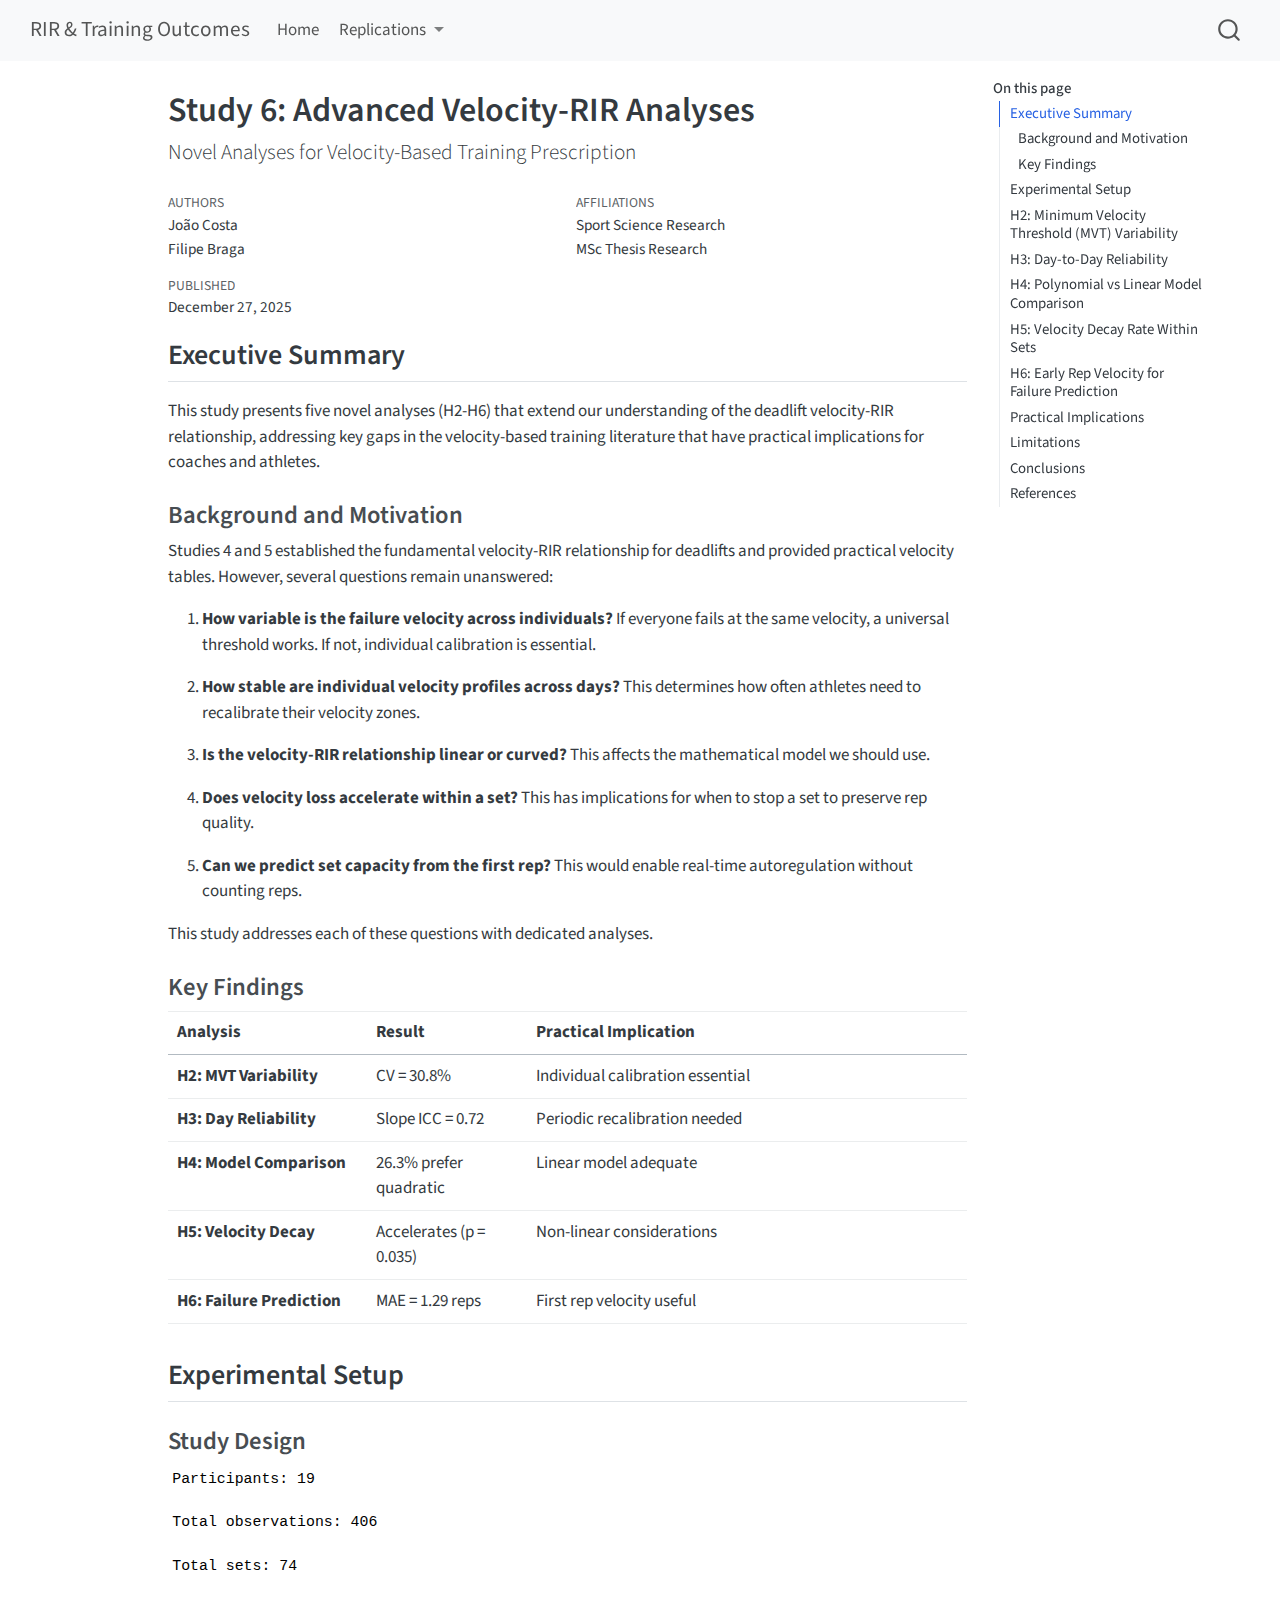
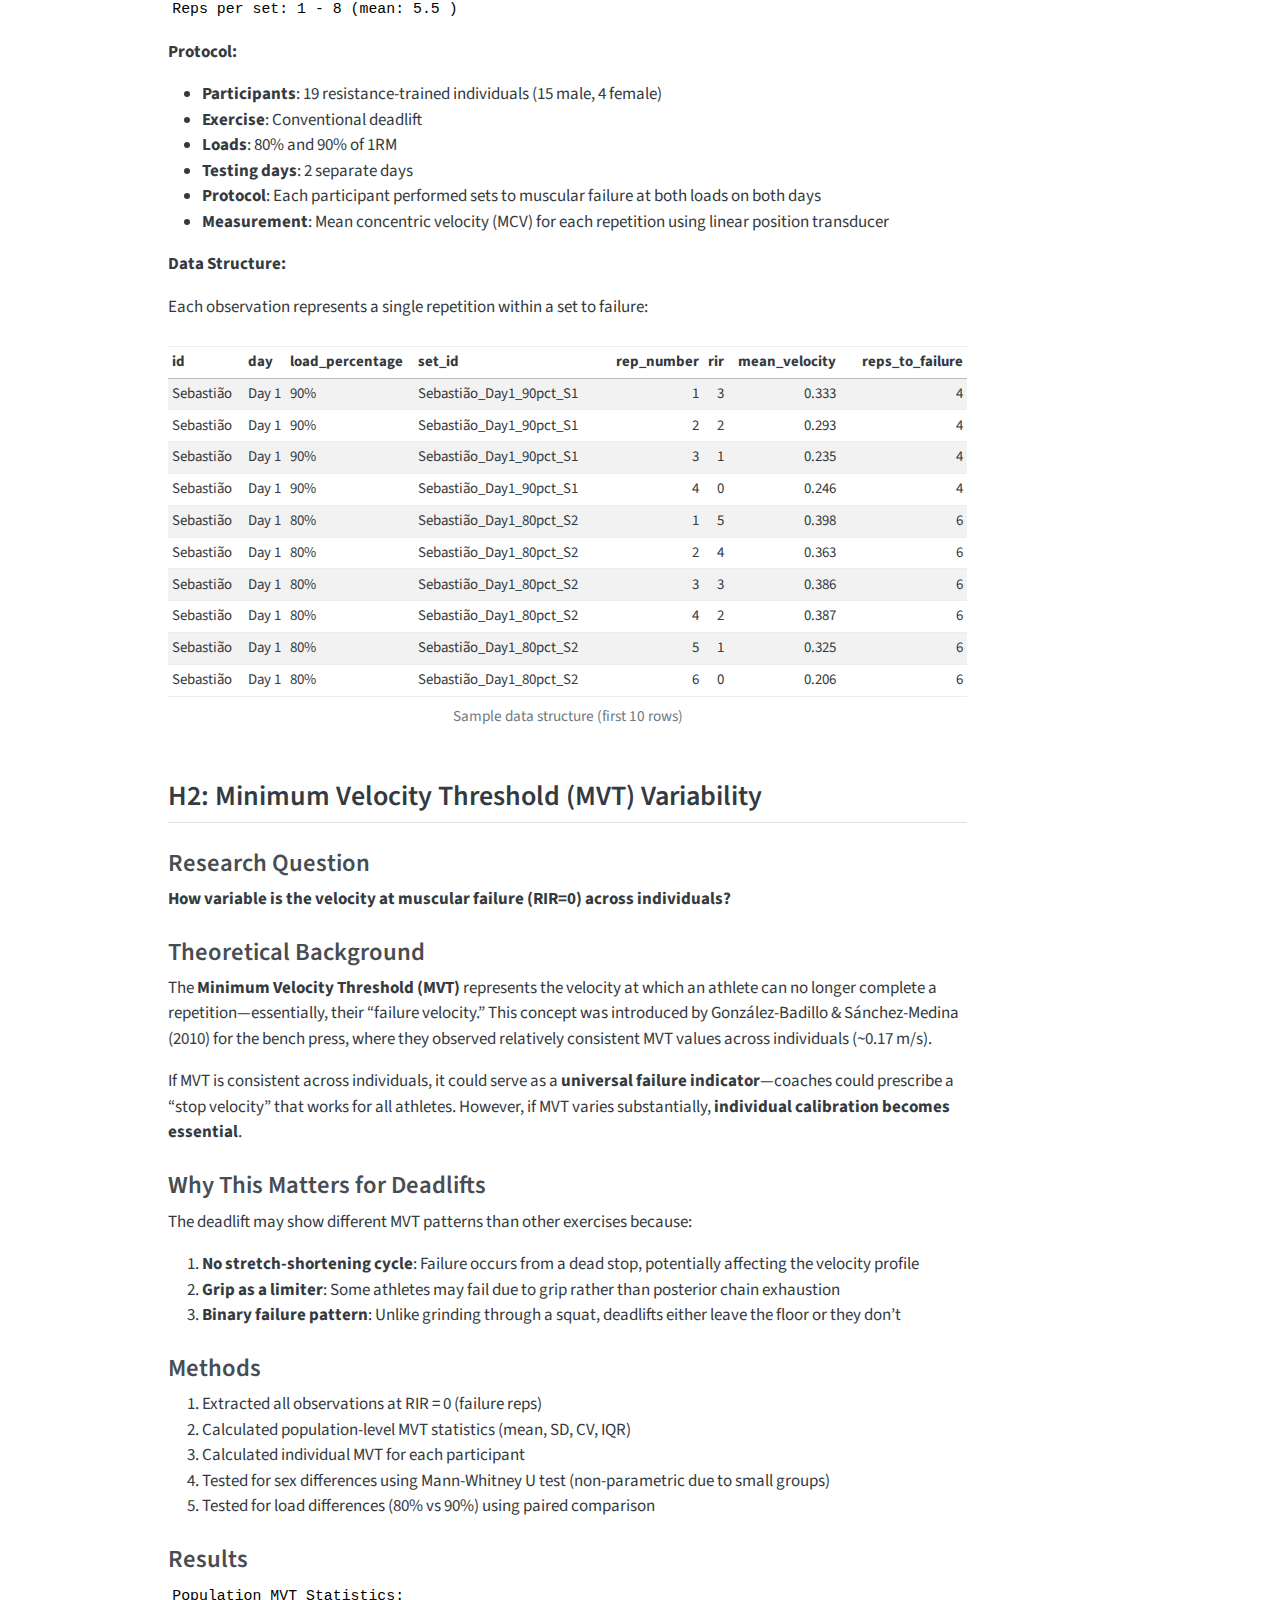
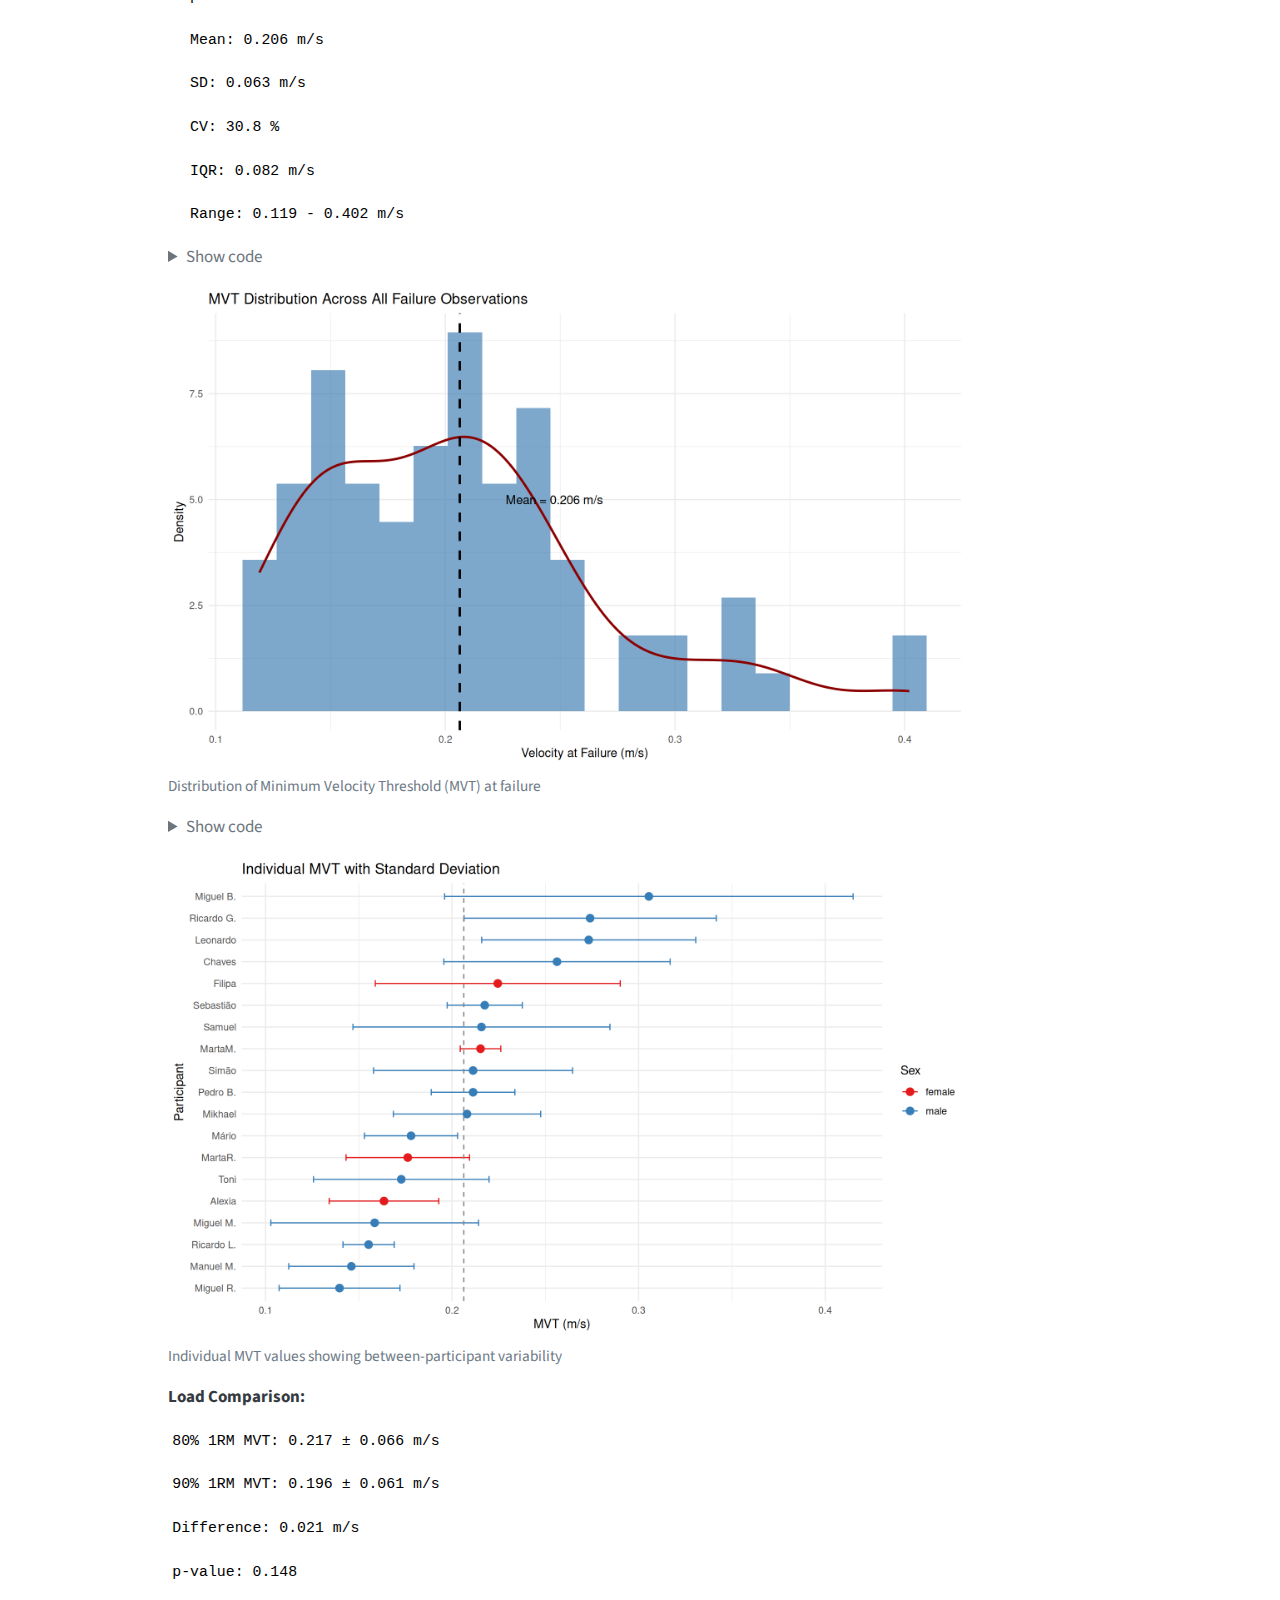
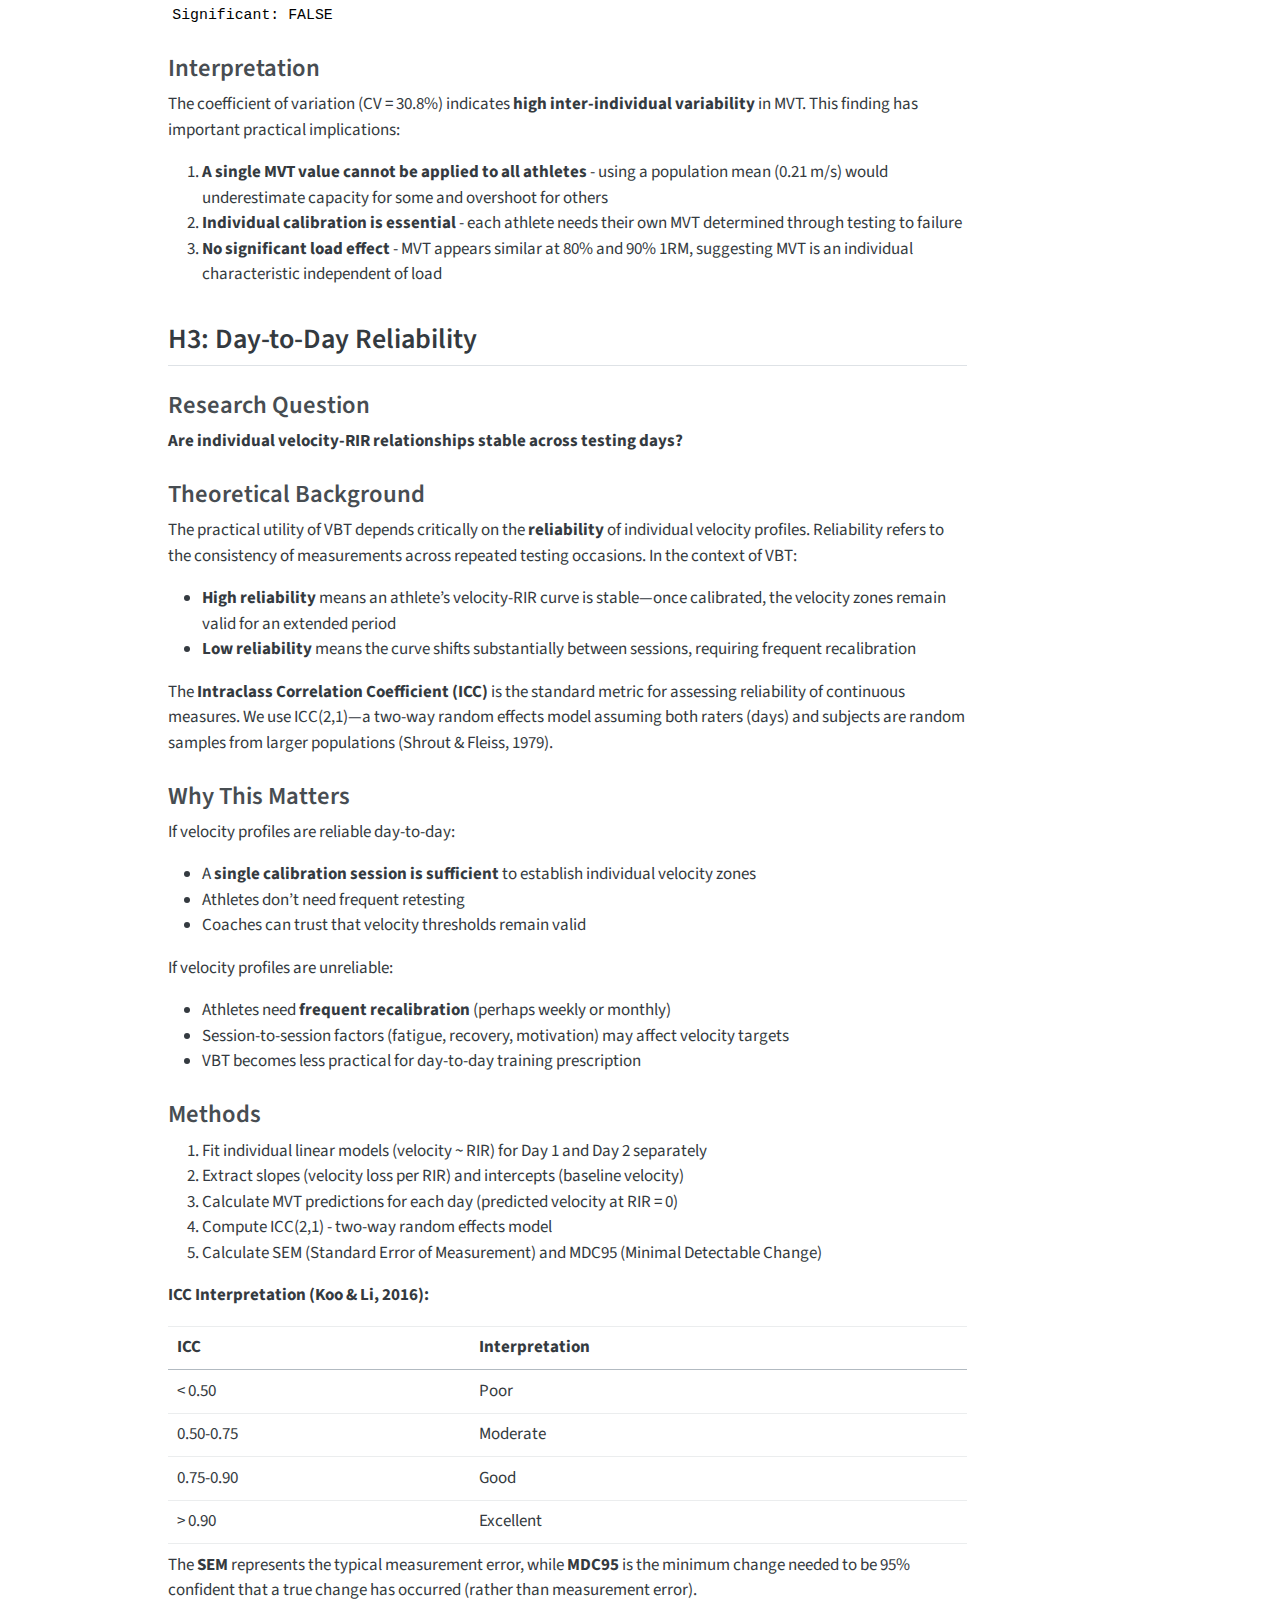
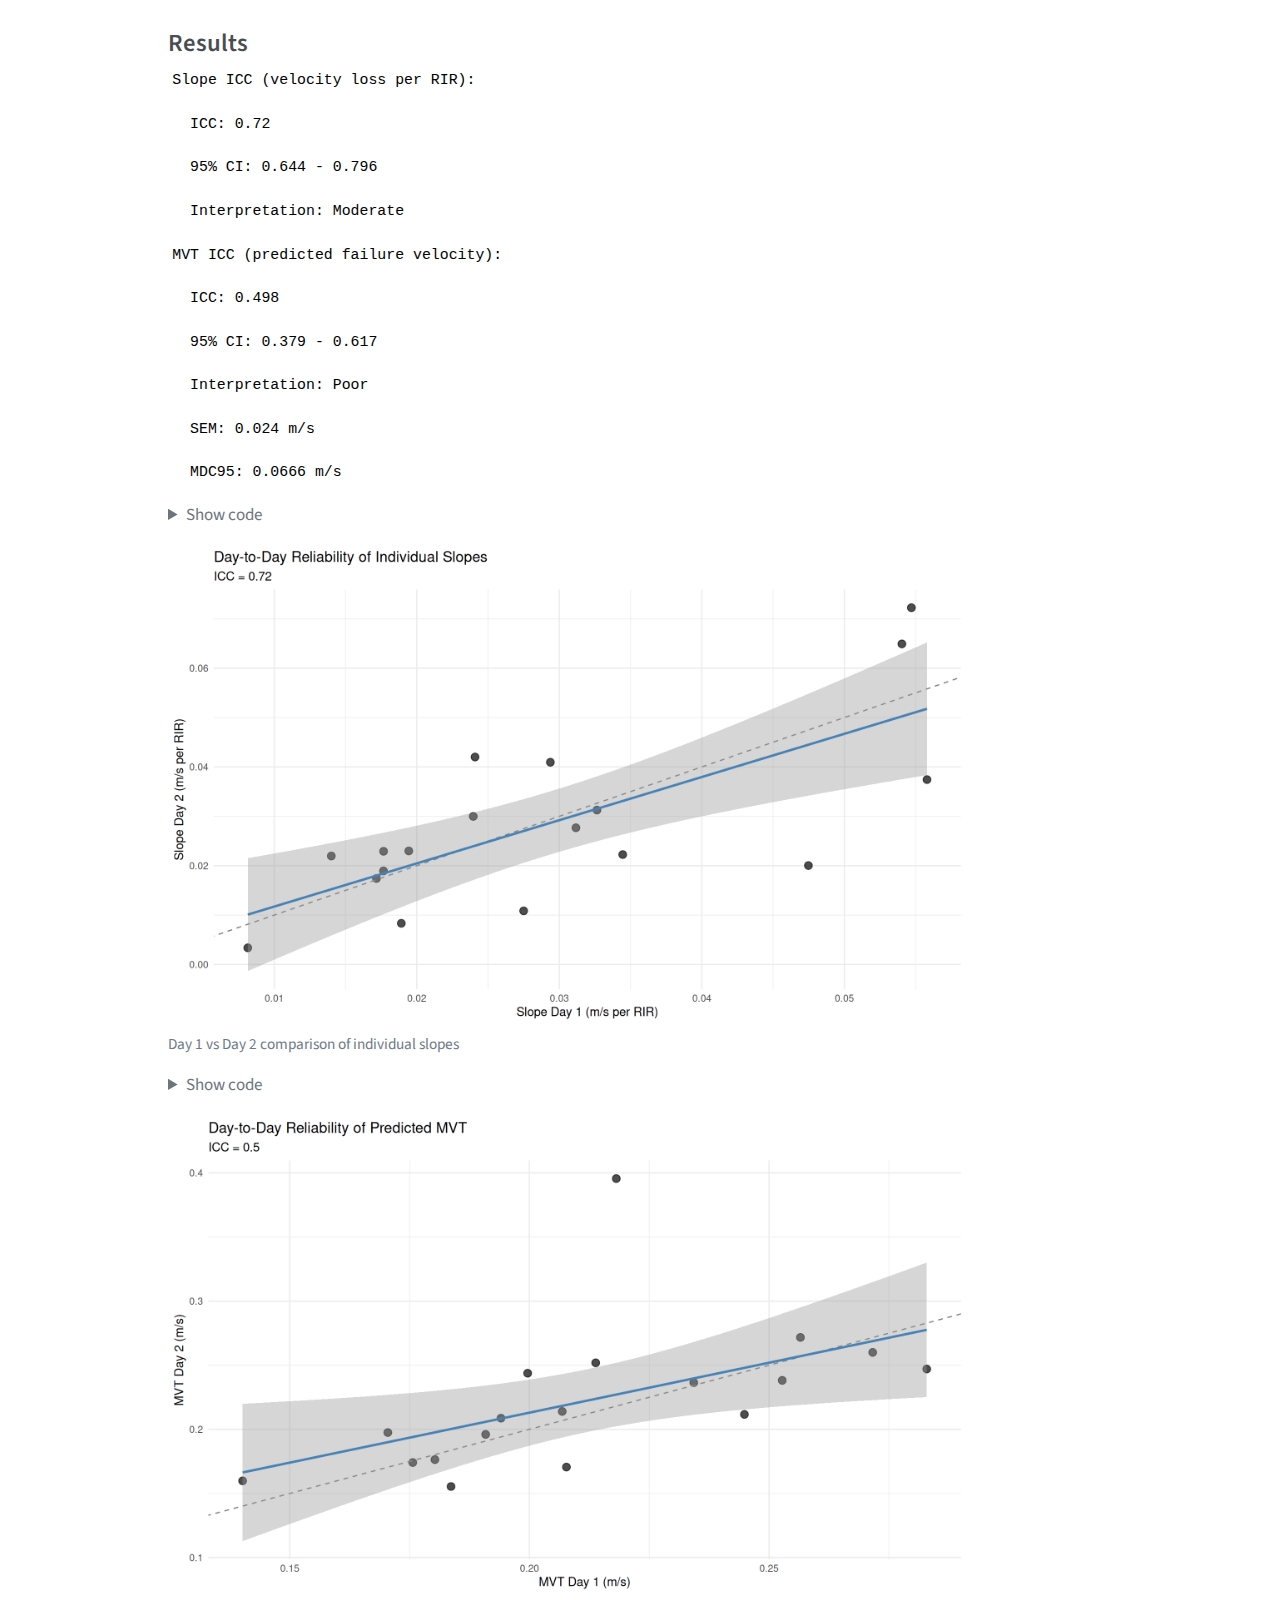
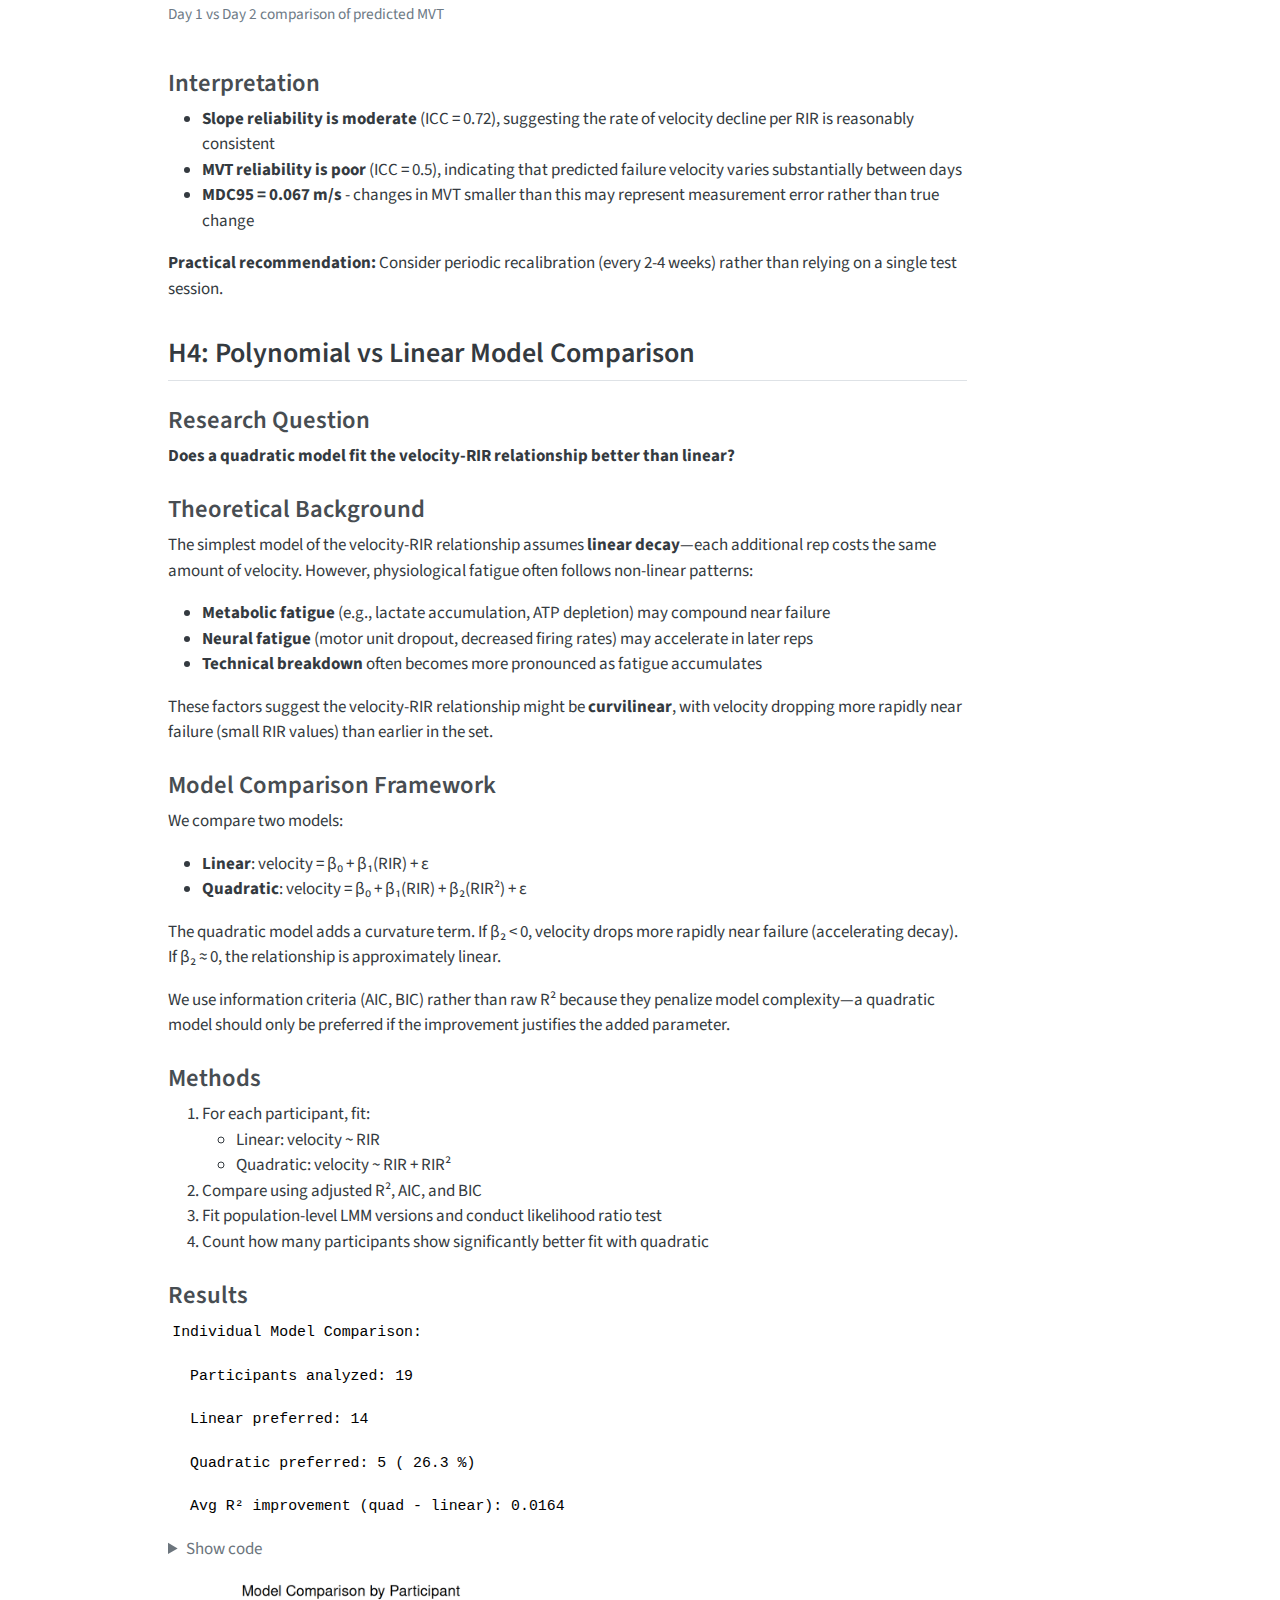
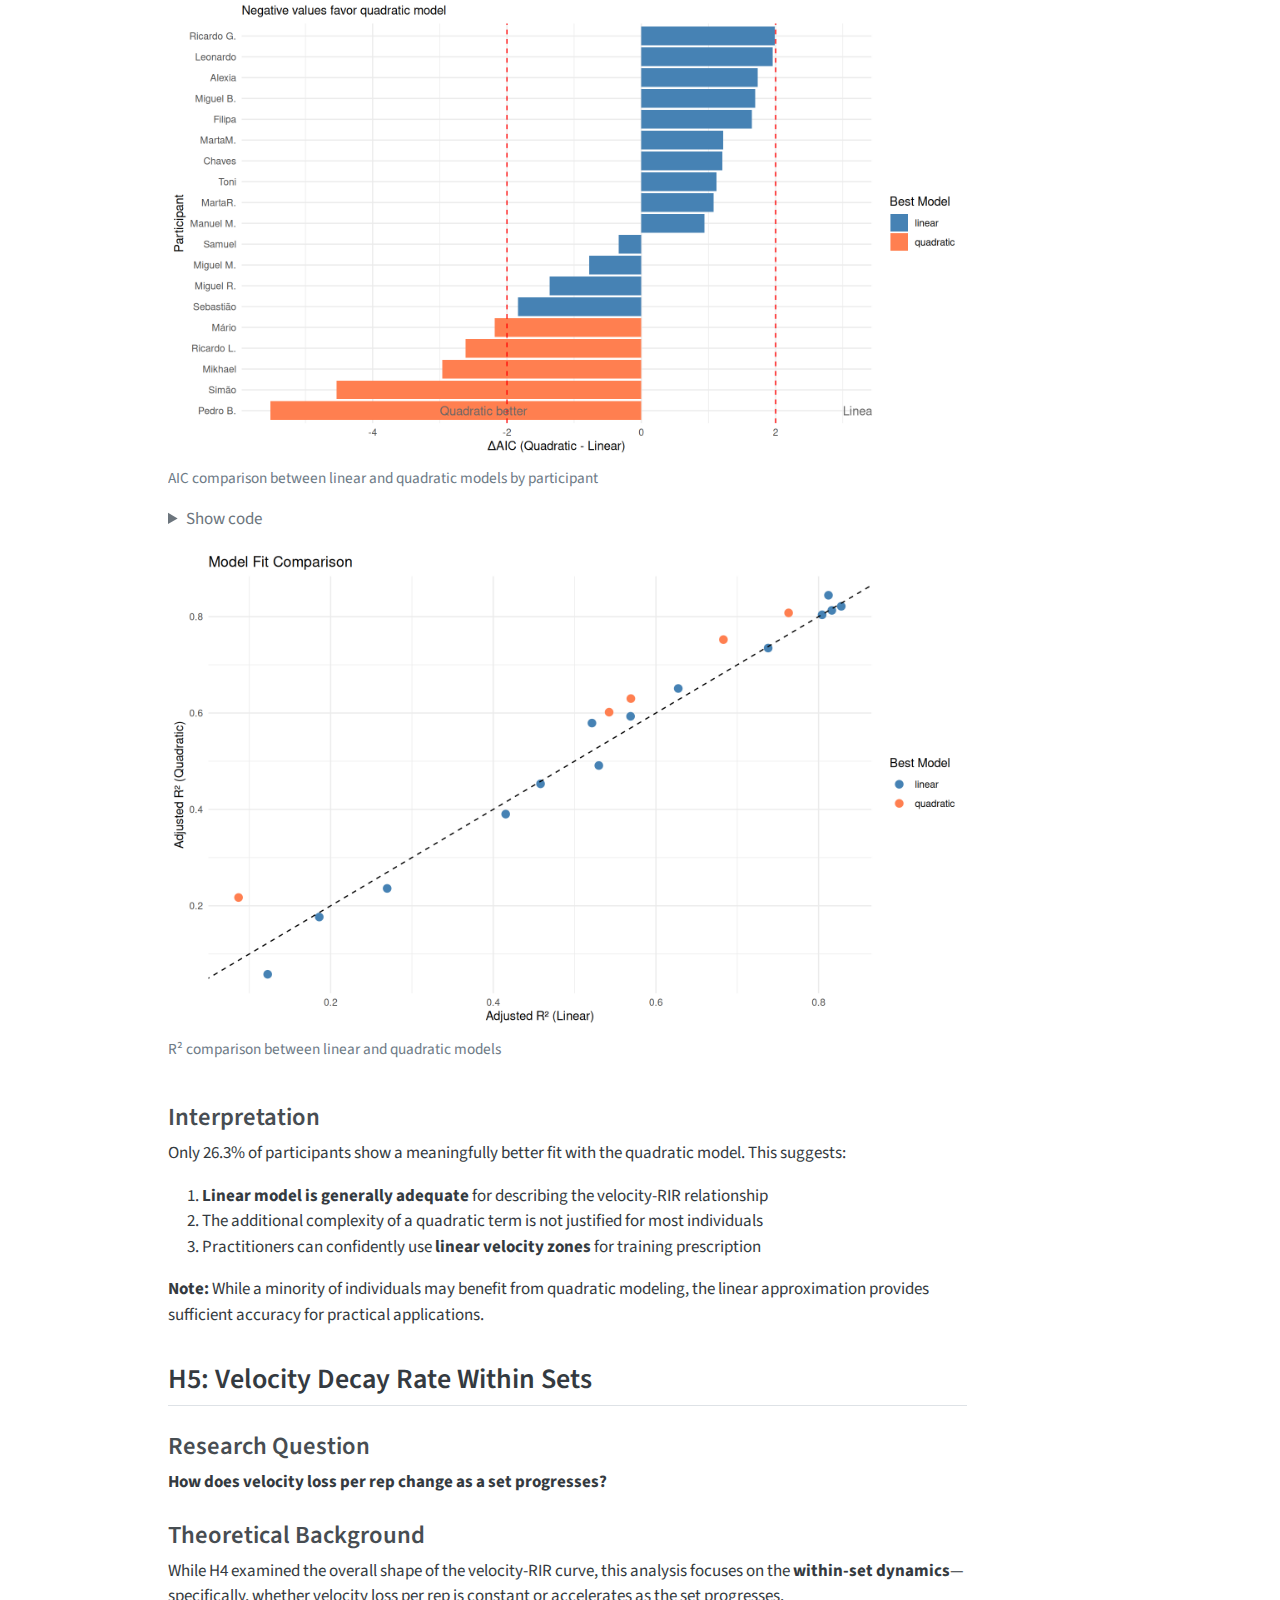
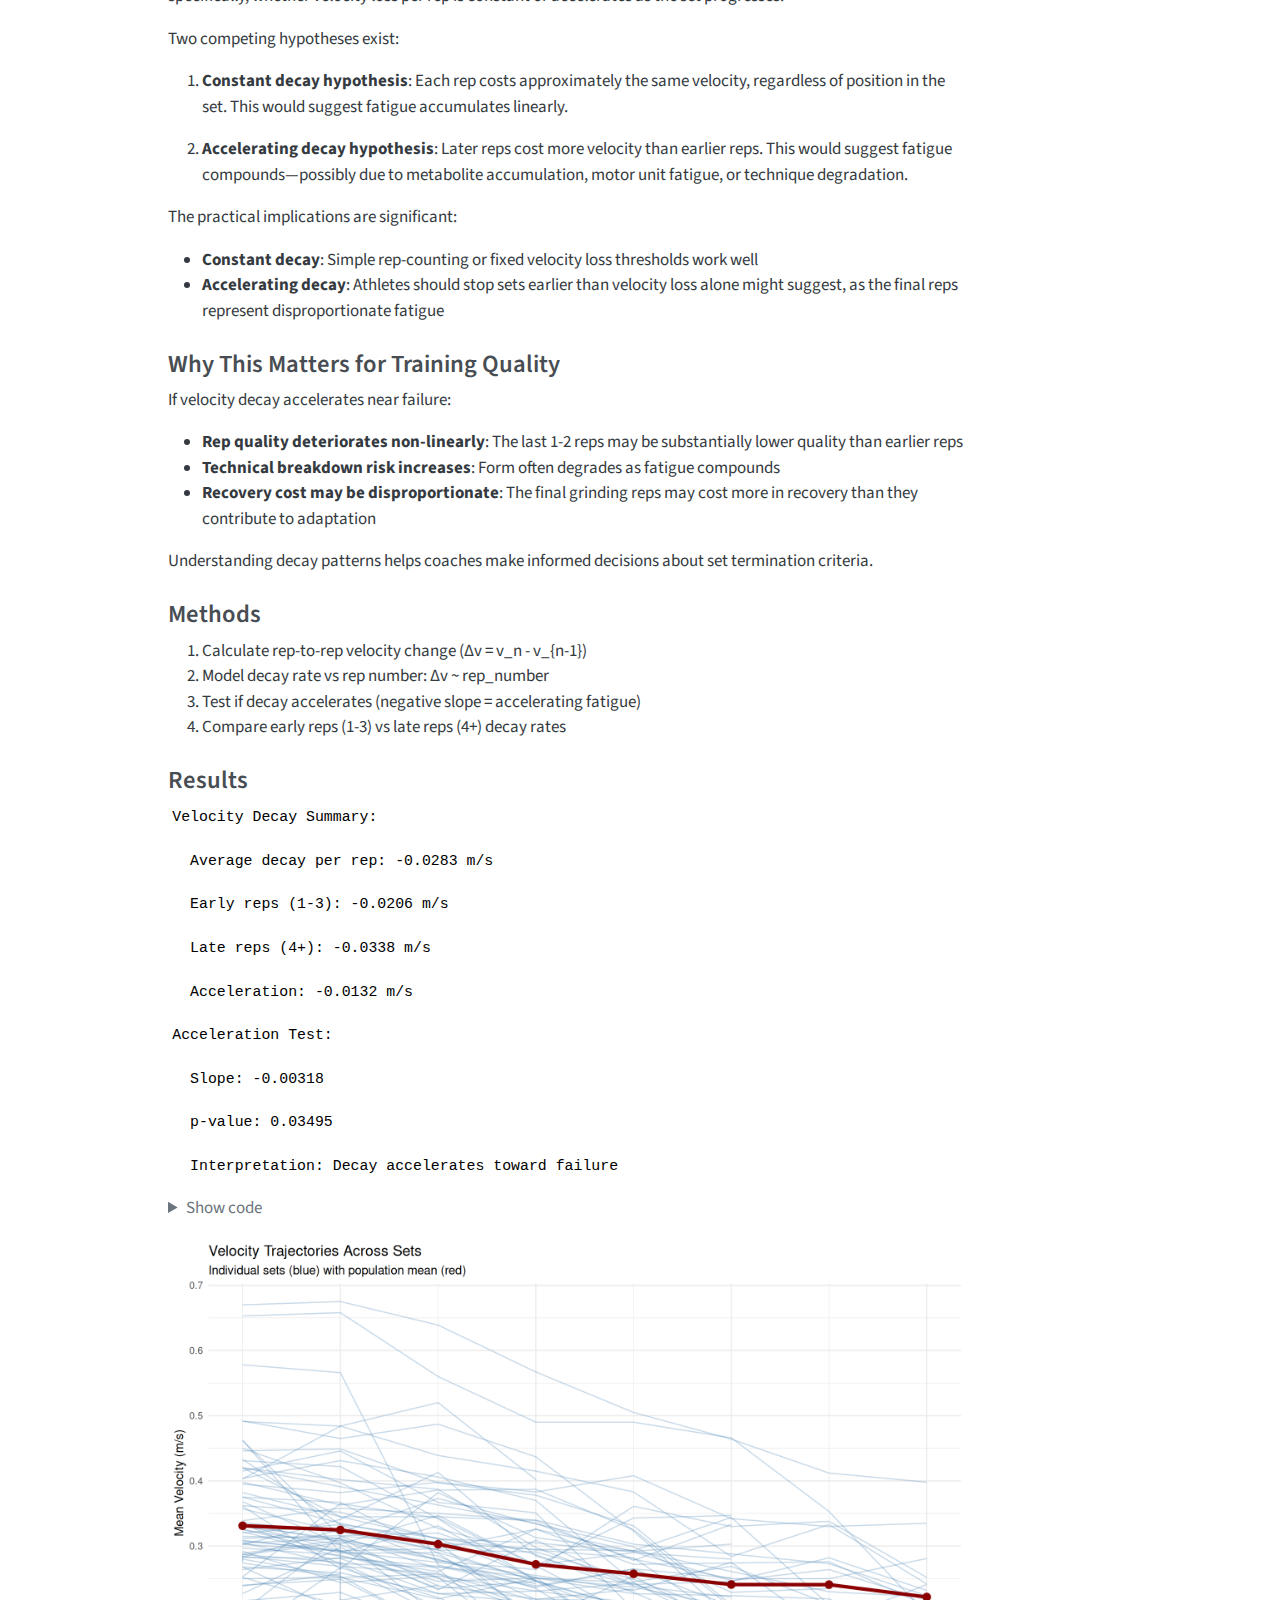
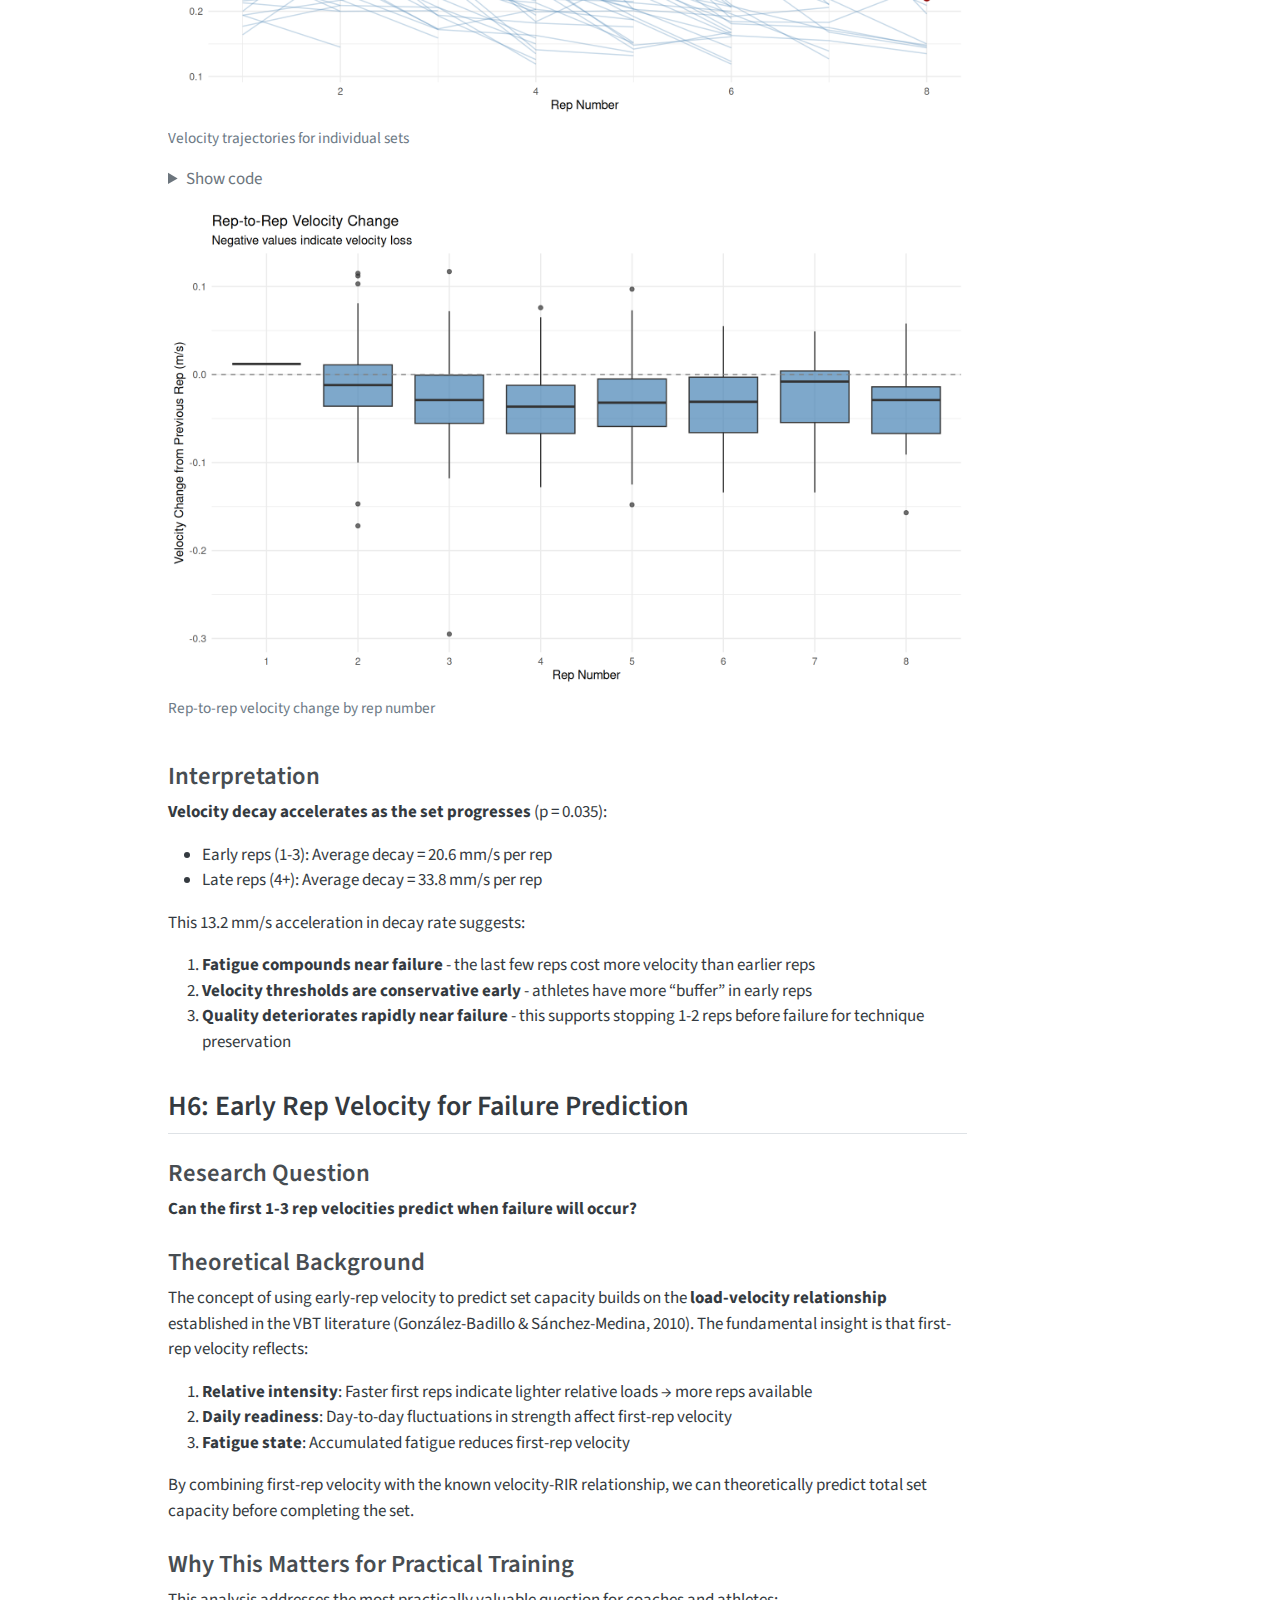
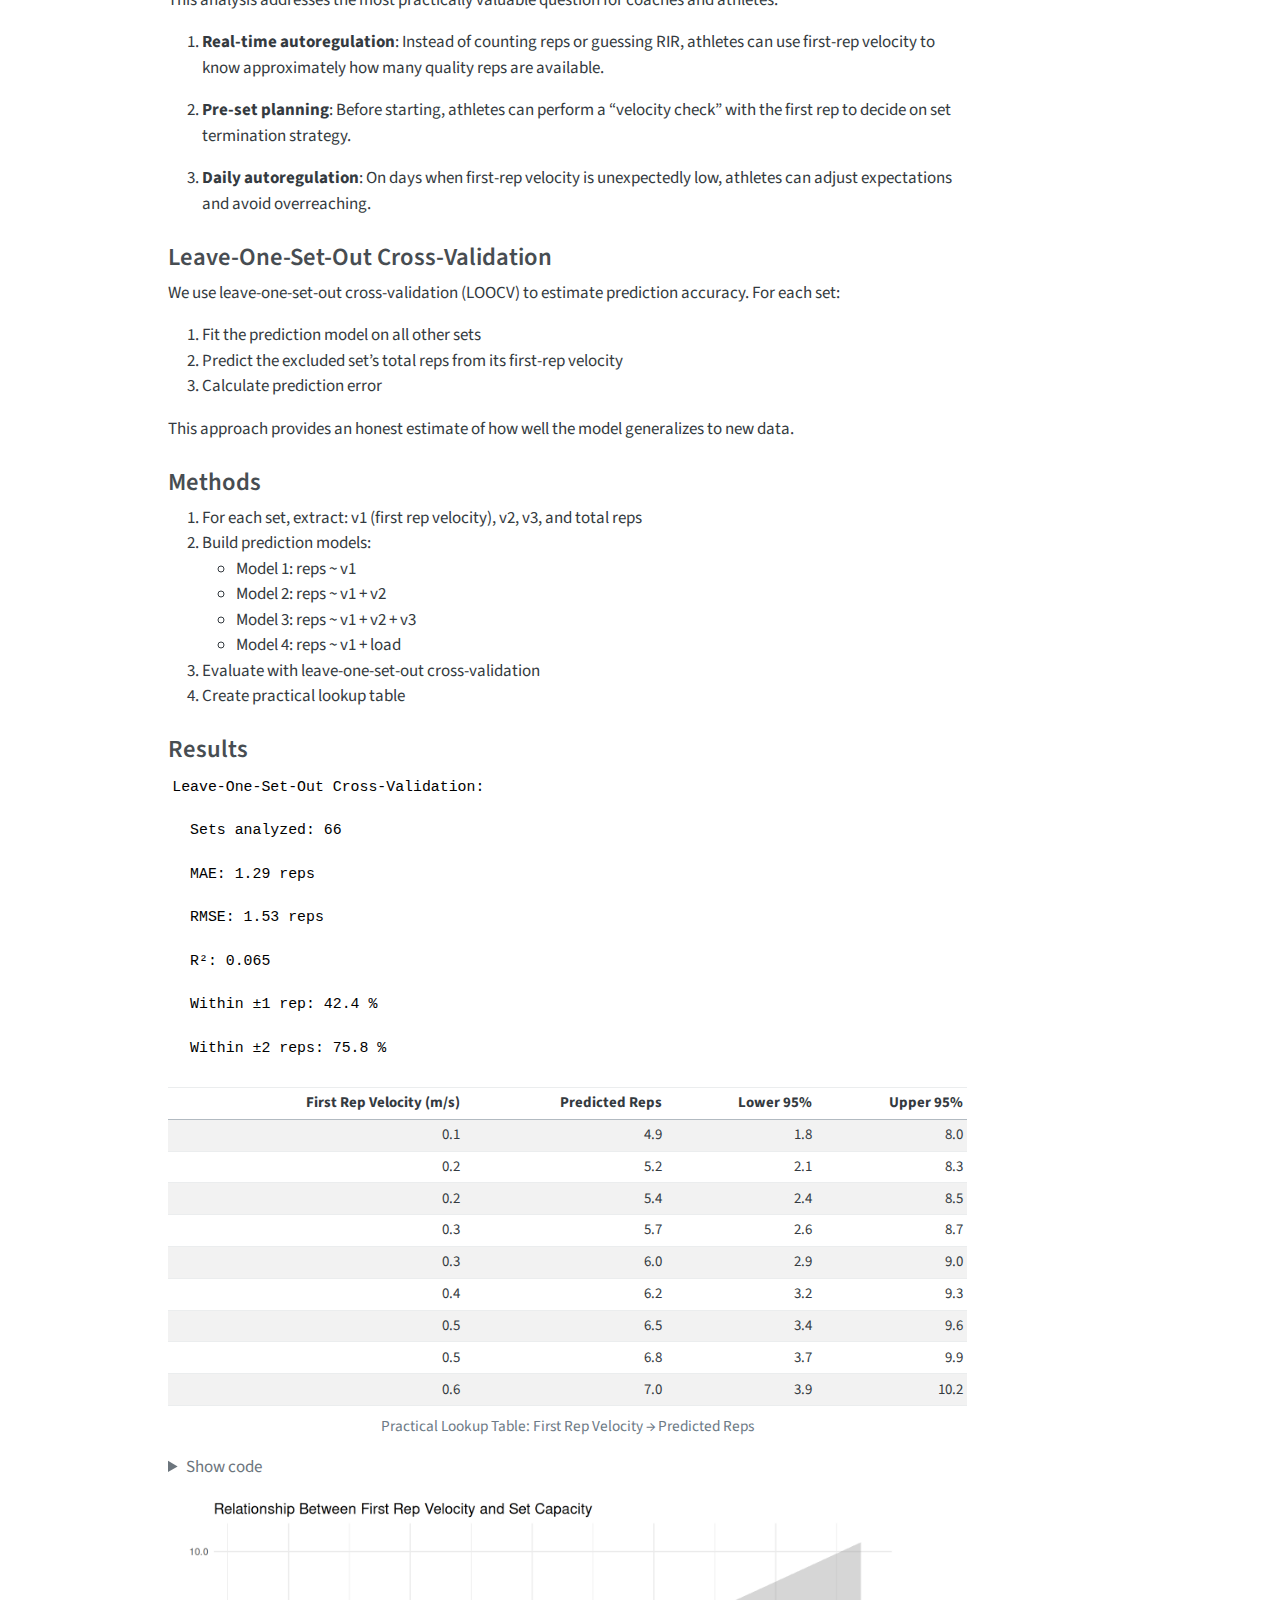
<file: docs/06_advanced_velocity_analyses.html>
<!DOCTYPE html>
<html xmlns="http://www.w3.org/1999/xhtml" lang="en" xml:lang="en"><head>

<meta charset="utf-8">
<meta name="generator" content="quarto-1.4.553">

<meta name="viewport" content="width=device-width, initial-scale=1.0, user-scalable=yes">

<meta name="author" content="João Costa">
<meta name="author" content="Filipe Braga">
<meta name="dcterms.date" content="2025-12-27">

<title>RIR &amp; Training Outcomes - Study 6: Advanced Velocity-RIR Analyses</title>
<style>
code{white-space: pre-wrap;}
span.smallcaps{font-variant: small-caps;}
div.columns{display: flex; gap: min(4vw, 1.5em);}
div.column{flex: auto; overflow-x: auto;}
div.hanging-indent{margin-left: 1.5em; text-indent: -1.5em;}
ul.task-list{list-style: none;}
ul.task-list li input[type="checkbox"] {
  width: 0.8em;
  margin: 0 0.8em 0.2em -1em; /* quarto-specific, see https://github.com/quarto-dev/quarto-cli/issues/4556 */ 
  vertical-align: middle;
}
/* CSS for syntax highlighting */
pre > code.sourceCode { white-space: pre; position: relative; }
pre > code.sourceCode > span { line-height: 1.25; }
pre > code.sourceCode > span:empty { height: 1.2em; }
.sourceCode { overflow: visible; }
code.sourceCode > span { color: inherit; text-decoration: inherit; }
div.sourceCode { margin: 1em 0; }
pre.sourceCode { margin: 0; }
@media screen {
div.sourceCode { overflow: auto; }
}
@media print {
pre > code.sourceCode { white-space: pre-wrap; }
pre > code.sourceCode > span { text-indent: -5em; padding-left: 5em; }
}
pre.numberSource code
  { counter-reset: source-line 0; }
pre.numberSource code > span
  { position: relative; left: -4em; counter-increment: source-line; }
pre.numberSource code > span > a:first-child::before
  { content: counter(source-line);
    position: relative; left: -1em; text-align: right; vertical-align: baseline;
    border: none; display: inline-block;
    -webkit-touch-callout: none; -webkit-user-select: none;
    -khtml-user-select: none; -moz-user-select: none;
    -ms-user-select: none; user-select: none;
    padding: 0 4px; width: 4em;
  }
pre.numberSource { margin-left: 3em;  padding-left: 4px; }
div.sourceCode
  {   }
@media screen {
pre > code.sourceCode > span > a:first-child::before { text-decoration: underline; }
}
</style>


<script src="site_libs/quarto-nav/quarto-nav.js"></script>
<script src="site_libs/quarto-nav/headroom.min.js"></script>
<script src="site_libs/clipboard/clipboard.min.js"></script>
<script src="site_libs/quarto-search/autocomplete.umd.js"></script>
<script src="site_libs/quarto-search/fuse.min.js"></script>
<script src="site_libs/quarto-search/quarto-search.js"></script>
<meta name="quarto:offset" content="./">
<script src="site_libs/quarto-html/quarto.js"></script>
<script src="site_libs/quarto-html/popper.min.js"></script>
<script src="site_libs/quarto-html/tippy.umd.min.js"></script>
<script src="site_libs/quarto-html/anchor.min.js"></script>
<link href="site_libs/quarto-html/tippy.css" rel="stylesheet">
<link href="site_libs/quarto-html/quarto-syntax-highlighting.css" rel="stylesheet" id="quarto-text-highlighting-styles">
<script src="site_libs/bootstrap/bootstrap.min.js"></script>
<link href="site_libs/bootstrap/bootstrap-icons.css" rel="stylesheet">
<link href="site_libs/bootstrap/bootstrap.min.css" rel="stylesheet" id="quarto-bootstrap" data-mode="light">
<script id="quarto-search-options" type="application/json">{
  "location": "navbar",
  "copy-button": false,
  "collapse-after": 3,
  "panel-placement": "end",
  "type": "overlay",
  "limit": 50,
  "keyboard-shortcut": [
    "f",
    "/",
    "s"
  ],
  "show-item-context": false,
  "language": {
    "search-no-results-text": "No results",
    "search-matching-documents-text": "matching documents",
    "search-copy-link-title": "Copy link to search",
    "search-hide-matches-text": "Hide additional matches",
    "search-more-match-text": "more match in this document",
    "search-more-matches-text": "more matches in this document",
    "search-clear-button-title": "Clear",
    "search-text-placeholder": "",
    "search-detached-cancel-button-title": "Cancel",
    "search-submit-button-title": "Submit",
    "search-label": "Search"
  }
}</script>


</head>

<body class="nav-fixed">

<div id="quarto-search-results"></div>
  <header id="quarto-header" class="headroom fixed-top">
    <nav class="navbar navbar-expand-lg " data-bs-theme="dark">
      <div class="navbar-container container-fluid">
      <div class="navbar-brand-container mx-auto">
    <a class="navbar-brand" href="./index.html">
    <span class="navbar-title">RIR &amp; Training Outcomes</span>
    </a>
  </div>
            <div id="quarto-search" class="" title="Search"></div>
          <button class="navbar-toggler" type="button" data-bs-toggle="collapse" data-bs-target="#navbarCollapse" aria-controls="navbarCollapse" aria-expanded="false" aria-label="Toggle navigation" onclick="if (window.quartoToggleHeadroom) { window.quartoToggleHeadroom(); }">
  <span class="navbar-toggler-icon"></span>
</button>
          <div class="collapse navbar-collapse" id="navbarCollapse">
            <ul class="navbar-nav navbar-nav-scroll me-auto">
  <li class="nav-item">
    <a class="nav-link" href="./index.html"> 
<span class="menu-text">Home</span></a>
  </li>  
  <li class="nav-item dropdown ">
    <a class="nav-link dropdown-toggle" href="#" id="nav-menu-replications" role="button" data-bs-toggle="dropdown" aria-expanded="false">
 <span class="menu-text">Replications</span>
    </a>
    <ul class="dropdown-menu" aria-labelledby="nav-menu-replications">    
        <li>
    <a class="dropdown-item" href="./01_pelland_meta_regression.html">
 <span class="dropdown-text">Pelland Meta-Regression</span></a>
  </li>  
        <li>
    <a class="dropdown-item" href="./02_velocity_rir_relationship.html">
 <span class="dropdown-text">Velocity-RIR Relationship</span></a>
  </li>  
        <li>
    <a class="dropdown-item" href="./03_rir_velocity_modeling.html">
 <span class="dropdown-text">RIR-Velocity Modeling (Squat)</span></a>
  </li>  
        <li>
    <a class="dropdown-item" href="./04_deadlift_rir_velocity.html">
 <span class="dropdown-text">Deadlift RIR-Velocity</span></a>
  </li>  
        <li>
    <a class="dropdown-item" href="./05_deadlift_lmm_analysis.html">
 <span class="dropdown-text">LMM &amp; Velocity Tables</span></a>
  </li>  
        <li>
    <a class="dropdown-item" href="./06_advanced_velocity_analyses.html">
 <span class="dropdown-text">Advanced Velocity Analyses</span></a>
  </li>  
    </ul>
  </li>
</ul>
          </div> <!-- /navcollapse -->
          <div class="quarto-navbar-tools">
</div>
      </div> <!-- /container-fluid -->
    </nav>
</header>
<!-- content -->
<div id="quarto-content" class="quarto-container page-columns page-rows-contents page-layout-article page-navbar">
<!-- sidebar -->
<!-- margin-sidebar -->
    <div id="quarto-margin-sidebar" class="sidebar margin-sidebar">
        <nav id="TOC" role="doc-toc" class="toc-active">
    <h2 id="toc-title">On this page</h2>
   
  <ul>
  <li><a href="#executive-summary" id="toc-executive-summary" class="nav-link active" data-scroll-target="#executive-summary">Executive Summary</a>
  <ul class="collapse">
  <li><a href="#background-and-motivation" id="toc-background-and-motivation" class="nav-link" data-scroll-target="#background-and-motivation">Background and Motivation</a></li>
  <li><a href="#key-findings" id="toc-key-findings" class="nav-link" data-scroll-target="#key-findings">Key Findings</a></li>
  </ul></li>
  <li><a href="#experimental-setup" id="toc-experimental-setup" class="nav-link" data-scroll-target="#experimental-setup">Experimental Setup</a>
  <ul class="collapse">
  <li><a href="#study-design" id="toc-study-design" class="nav-link" data-scroll-target="#study-design">Study Design</a></li>
  </ul></li>
  <li><a href="#h2-minimum-velocity-threshold-mvt-variability" id="toc-h2-minimum-velocity-threshold-mvt-variability" class="nav-link" data-scroll-target="#h2-minimum-velocity-threshold-mvt-variability">H2: Minimum Velocity Threshold (MVT) Variability</a>
  <ul class="collapse">
  <li><a href="#research-question" id="toc-research-question" class="nav-link" data-scroll-target="#research-question">Research Question</a></li>
  <li><a href="#theoretical-background" id="toc-theoretical-background" class="nav-link" data-scroll-target="#theoretical-background">Theoretical Background</a></li>
  <li><a href="#why-this-matters-for-deadlifts" id="toc-why-this-matters-for-deadlifts" class="nav-link" data-scroll-target="#why-this-matters-for-deadlifts">Why This Matters for Deadlifts</a></li>
  <li><a href="#methods" id="toc-methods" class="nav-link" data-scroll-target="#methods">Methods</a></li>
  <li><a href="#results" id="toc-results" class="nav-link" data-scroll-target="#results">Results</a></li>
  <li><a href="#interpretation" id="toc-interpretation" class="nav-link" data-scroll-target="#interpretation">Interpretation</a></li>
  </ul></li>
  <li><a href="#h3-day-to-day-reliability" id="toc-h3-day-to-day-reliability" class="nav-link" data-scroll-target="#h3-day-to-day-reliability">H3: Day-to-Day Reliability</a>
  <ul class="collapse">
  <li><a href="#research-question-1" id="toc-research-question-1" class="nav-link" data-scroll-target="#research-question-1">Research Question</a></li>
  <li><a href="#theoretical-background-1" id="toc-theoretical-background-1" class="nav-link" data-scroll-target="#theoretical-background-1">Theoretical Background</a></li>
  <li><a href="#why-this-matters" id="toc-why-this-matters" class="nav-link" data-scroll-target="#why-this-matters">Why This Matters</a></li>
  <li><a href="#methods-1" id="toc-methods-1" class="nav-link" data-scroll-target="#methods-1">Methods</a></li>
  <li><a href="#results-1" id="toc-results-1" class="nav-link" data-scroll-target="#results-1">Results</a></li>
  <li><a href="#interpretation-1" id="toc-interpretation-1" class="nav-link" data-scroll-target="#interpretation-1">Interpretation</a></li>
  </ul></li>
  <li><a href="#h4-polynomial-vs-linear-model-comparison" id="toc-h4-polynomial-vs-linear-model-comparison" class="nav-link" data-scroll-target="#h4-polynomial-vs-linear-model-comparison">H4: Polynomial vs Linear Model Comparison</a>
  <ul class="collapse">
  <li><a href="#research-question-2" id="toc-research-question-2" class="nav-link" data-scroll-target="#research-question-2">Research Question</a></li>
  <li><a href="#theoretical-background-2" id="toc-theoretical-background-2" class="nav-link" data-scroll-target="#theoretical-background-2">Theoretical Background</a></li>
  <li><a href="#model-comparison-framework" id="toc-model-comparison-framework" class="nav-link" data-scroll-target="#model-comparison-framework">Model Comparison Framework</a></li>
  <li><a href="#methods-2" id="toc-methods-2" class="nav-link" data-scroll-target="#methods-2">Methods</a></li>
  <li><a href="#results-2" id="toc-results-2" class="nav-link" data-scroll-target="#results-2">Results</a></li>
  <li><a href="#interpretation-2" id="toc-interpretation-2" class="nav-link" data-scroll-target="#interpretation-2">Interpretation</a></li>
  </ul></li>
  <li><a href="#h5-velocity-decay-rate-within-sets" id="toc-h5-velocity-decay-rate-within-sets" class="nav-link" data-scroll-target="#h5-velocity-decay-rate-within-sets">H5: Velocity Decay Rate Within Sets</a>
  <ul class="collapse">
  <li><a href="#research-question-3" id="toc-research-question-3" class="nav-link" data-scroll-target="#research-question-3">Research Question</a></li>
  <li><a href="#theoretical-background-3" id="toc-theoretical-background-3" class="nav-link" data-scroll-target="#theoretical-background-3">Theoretical Background</a></li>
  <li><a href="#why-this-matters-for-training-quality" id="toc-why-this-matters-for-training-quality" class="nav-link" data-scroll-target="#why-this-matters-for-training-quality">Why This Matters for Training Quality</a></li>
  <li><a href="#methods-3" id="toc-methods-3" class="nav-link" data-scroll-target="#methods-3">Methods</a></li>
  <li><a href="#results-3" id="toc-results-3" class="nav-link" data-scroll-target="#results-3">Results</a></li>
  <li><a href="#interpretation-3" id="toc-interpretation-3" class="nav-link" data-scroll-target="#interpretation-3">Interpretation</a></li>
  </ul></li>
  <li><a href="#h6-early-rep-velocity-for-failure-prediction" id="toc-h6-early-rep-velocity-for-failure-prediction" class="nav-link" data-scroll-target="#h6-early-rep-velocity-for-failure-prediction">H6: Early Rep Velocity for Failure Prediction</a>
  <ul class="collapse">
  <li><a href="#research-question-4" id="toc-research-question-4" class="nav-link" data-scroll-target="#research-question-4">Research Question</a></li>
  <li><a href="#theoretical-background-4" id="toc-theoretical-background-4" class="nav-link" data-scroll-target="#theoretical-background-4">Theoretical Background</a></li>
  <li><a href="#why-this-matters-for-practical-training" id="toc-why-this-matters-for-practical-training" class="nav-link" data-scroll-target="#why-this-matters-for-practical-training">Why This Matters for Practical Training</a></li>
  <li><a href="#leave-one-set-out-cross-validation" id="toc-leave-one-set-out-cross-validation" class="nav-link" data-scroll-target="#leave-one-set-out-cross-validation">Leave-One-Set-Out Cross-Validation</a></li>
  <li><a href="#methods-4" id="toc-methods-4" class="nav-link" data-scroll-target="#methods-4">Methods</a></li>
  <li><a href="#results-4" id="toc-results-4" class="nav-link" data-scroll-target="#results-4">Results</a></li>
  <li><a href="#interpretation-4" id="toc-interpretation-4" class="nav-link" data-scroll-target="#interpretation-4">Interpretation</a></li>
  </ul></li>
  <li><a href="#practical-implications" id="toc-practical-implications" class="nav-link" data-scroll-target="#practical-implications">Practical Implications</a>
  <ul class="collapse">
  <li><a href="#summary-of-recommendations" id="toc-summary-of-recommendations" class="nav-link" data-scroll-target="#summary-of-recommendations">Summary of Recommendations</a></li>
  <li><a href="#implementation-steps" id="toc-implementation-steps" class="nav-link" data-scroll-target="#implementation-steps">Implementation Steps</a></li>
  </ul></li>
  <li><a href="#limitations" id="toc-limitations" class="nav-link" data-scroll-target="#limitations">Limitations</a></li>
  <li><a href="#conclusions" id="toc-conclusions" class="nav-link" data-scroll-target="#conclusions">Conclusions</a></li>
  <li><a href="#references" id="toc-references" class="nav-link" data-scroll-target="#references">References</a></li>
  </ul>
</nav>
    </div>
<!-- main -->
<main class="content" id="quarto-document-content">

<header id="title-block-header" class="quarto-title-block default">
<div class="quarto-title">
<h1 class="title">Study 6: Advanced Velocity-RIR Analyses</h1>
<p class="subtitle lead">Novel Analyses for Velocity-Based Training Prescription</p>
</div>


<div class="quarto-title-meta-author">
  <div class="quarto-title-meta-heading">Authors</div>
  <div class="quarto-title-meta-heading">Affiliations</div>
  
    <div class="quarto-title-meta-contents">
    <p class="author">João Costa </p>
  </div>
  <div class="quarto-title-meta-contents">
        <p class="affiliation">
            Sport Science Research
          </p>
      </div>
    <div class="quarto-title-meta-contents">
    <p class="author">Filipe Braga </p>
  </div>
  <div class="quarto-title-meta-contents">
        <p class="affiliation">
            MSc Thesis Research
          </p>
      </div>
  </div>

<div class="quarto-title-meta">

      
    <div>
    <div class="quarto-title-meta-heading">Published</div>
    <div class="quarto-title-meta-contents">
      <p class="date">December 27, 2025</p>
    </div>
  </div>
  
    
  </div>
  


</header>


<section id="executive-summary" class="level2">
<h2 class="anchored" data-anchor-id="executive-summary">Executive Summary</h2>
<p>This study presents five novel analyses (H2-H6) that extend our understanding of the deadlift velocity-RIR relationship, addressing key gaps in the velocity-based training literature that have practical implications for coaches and athletes.</p>
<section id="background-and-motivation" class="level3">
<h3 class="anchored" data-anchor-id="background-and-motivation">Background and Motivation</h3>
<p>Studies 4 and 5 established the fundamental velocity-RIR relationship for deadlifts and provided practical velocity tables. However, several questions remain unanswered:</p>
<ol type="1">
<li><p><strong>How variable is the failure velocity across individuals?</strong> If everyone fails at the same velocity, a universal threshold works. If not, individual calibration is essential.</p></li>
<li><p><strong>How stable are individual velocity profiles across days?</strong> This determines how often athletes need to recalibrate their velocity zones.</p></li>
<li><p><strong>Is the velocity-RIR relationship linear or curved?</strong> This affects the mathematical model we should use.</p></li>
<li><p><strong>Does velocity loss accelerate within a set?</strong> This has implications for when to stop a set to preserve rep quality.</p></li>
<li><p><strong>Can we predict set capacity from the first rep?</strong> This would enable real-time autoregulation without counting reps.</p></li>
</ol>
<p>This study addresses each of these questions with dedicated analyses.</p>
</section>
<section id="key-findings" class="level3">
<h3 class="anchored" data-anchor-id="key-findings">Key Findings</h3>
<table class="table">
<colgroup>
<col style="width: 25%">
<col style="width: 20%">
<col style="width: 55%">
</colgroup>
<thead>
<tr class="header">
<th>Analysis</th>
<th>Result</th>
<th>Practical Implication</th>
</tr>
</thead>
<tbody>
<tr class="odd">
<td><strong>H2: MVT Variability</strong></td>
<td>CV = 30.8%</td>
<td>Individual calibration essential</td>
</tr>
<tr class="even">
<td><strong>H3: Day Reliability</strong></td>
<td>Slope ICC = 0.72</td>
<td>Periodic recalibration needed</td>
</tr>
<tr class="odd">
<td><strong>H4: Model Comparison</strong></td>
<td>26.3% prefer quadratic</td>
<td>Linear model adequate</td>
</tr>
<tr class="even">
<td><strong>H5: Velocity Decay</strong></td>
<td>Accelerates (p = 0.035)</td>
<td>Non-linear considerations</td>
</tr>
<tr class="odd">
<td><strong>H6: Failure Prediction</strong></td>
<td>MAE = 1.29 reps</td>
<td>First rep velocity useful</td>
</tr>
</tbody>
</table>
</section>
</section>
<section id="experimental-setup" class="level2">
<h2 class="anchored" data-anchor-id="experimental-setup">Experimental Setup</h2>
<section id="study-design" class="level3">
<h3 class="anchored" data-anchor-id="study-design">Study Design</h3>
<div class="cell">
<div class="cell-output cell-output-stdout">
<pre><code>Participants: 19 </code></pre>
</div>
<div class="cell-output cell-output-stdout">
<pre><code>Total observations: 406 </code></pre>
</div>
<div class="cell-output cell-output-stdout">
<pre><code>Total sets: 74 </code></pre>
</div>
<div class="cell-output cell-output-stdout">
<pre><code>Reps per set: 1 - 8 (mean: 5.5 )</code></pre>
</div>
</div>
<p><strong>Protocol:</strong></p>
<ul>
<li><strong>Participants</strong>: 19 resistance-trained individuals (15 male, 4 female)</li>
<li><strong>Exercise</strong>: Conventional deadlift</li>
<li><strong>Loads</strong>: 80% and 90% of 1RM</li>
<li><strong>Testing days</strong>: 2 separate days</li>
<li><strong>Protocol</strong>: Each participant performed sets to muscular failure at both loads on both days</li>
<li><strong>Measurement</strong>: Mean concentric velocity (MCV) for each repetition using linear position transducer</li>
</ul>
<p><strong>Data Structure:</strong></p>
<p>Each observation represents a single repetition within a set to failure:</p>
<div class="cell">
<div class="cell-output-display">
<table class="table table-sm table-striped small">
<caption>Sample data structure (first 10 rows)</caption>
<colgroup>
<col style="width: 9%">
<col style="width: 5%">
<col style="width: 15%">
<col style="width: 23%">
<col style="width: 10%">
<col style="width: 3%">
<col style="width: 13%">
<col style="width: 15%">
</colgroup>
<thead>
<tr class="header">
<th style="text-align: left;">id</th>
<th style="text-align: left;">day</th>
<th style="text-align: left;">load_percentage</th>
<th style="text-align: left;">set_id</th>
<th style="text-align: right;">rep_number</th>
<th style="text-align: right;">rir</th>
<th style="text-align: right;">mean_velocity</th>
<th style="text-align: right;">reps_to_failure</th>
</tr>
</thead>
<tbody>
<tr class="odd">
<td style="text-align: left;">Sebastião</td>
<td style="text-align: left;">Day 1</td>
<td style="text-align: left;">90%</td>
<td style="text-align: left;">Sebastião_Day1_90pct_S1</td>
<td style="text-align: right;">1</td>
<td style="text-align: right;">3</td>
<td style="text-align: right;">0.333</td>
<td style="text-align: right;">4</td>
</tr>
<tr class="even">
<td style="text-align: left;">Sebastião</td>
<td style="text-align: left;">Day 1</td>
<td style="text-align: left;">90%</td>
<td style="text-align: left;">Sebastião_Day1_90pct_S1</td>
<td style="text-align: right;">2</td>
<td style="text-align: right;">2</td>
<td style="text-align: right;">0.293</td>
<td style="text-align: right;">4</td>
</tr>
<tr class="odd">
<td style="text-align: left;">Sebastião</td>
<td style="text-align: left;">Day 1</td>
<td style="text-align: left;">90%</td>
<td style="text-align: left;">Sebastião_Day1_90pct_S1</td>
<td style="text-align: right;">3</td>
<td style="text-align: right;">1</td>
<td style="text-align: right;">0.235</td>
<td style="text-align: right;">4</td>
</tr>
<tr class="even">
<td style="text-align: left;">Sebastião</td>
<td style="text-align: left;">Day 1</td>
<td style="text-align: left;">90%</td>
<td style="text-align: left;">Sebastião_Day1_90pct_S1</td>
<td style="text-align: right;">4</td>
<td style="text-align: right;">0</td>
<td style="text-align: right;">0.246</td>
<td style="text-align: right;">4</td>
</tr>
<tr class="odd">
<td style="text-align: left;">Sebastião</td>
<td style="text-align: left;">Day 1</td>
<td style="text-align: left;">80%</td>
<td style="text-align: left;">Sebastião_Day1_80pct_S2</td>
<td style="text-align: right;">1</td>
<td style="text-align: right;">5</td>
<td style="text-align: right;">0.398</td>
<td style="text-align: right;">6</td>
</tr>
<tr class="even">
<td style="text-align: left;">Sebastião</td>
<td style="text-align: left;">Day 1</td>
<td style="text-align: left;">80%</td>
<td style="text-align: left;">Sebastião_Day1_80pct_S2</td>
<td style="text-align: right;">2</td>
<td style="text-align: right;">4</td>
<td style="text-align: right;">0.363</td>
<td style="text-align: right;">6</td>
</tr>
<tr class="odd">
<td style="text-align: left;">Sebastião</td>
<td style="text-align: left;">Day 1</td>
<td style="text-align: left;">80%</td>
<td style="text-align: left;">Sebastião_Day1_80pct_S2</td>
<td style="text-align: right;">3</td>
<td style="text-align: right;">3</td>
<td style="text-align: right;">0.386</td>
<td style="text-align: right;">6</td>
</tr>
<tr class="even">
<td style="text-align: left;">Sebastião</td>
<td style="text-align: left;">Day 1</td>
<td style="text-align: left;">80%</td>
<td style="text-align: left;">Sebastião_Day1_80pct_S2</td>
<td style="text-align: right;">4</td>
<td style="text-align: right;">2</td>
<td style="text-align: right;">0.387</td>
<td style="text-align: right;">6</td>
</tr>
<tr class="odd">
<td style="text-align: left;">Sebastião</td>
<td style="text-align: left;">Day 1</td>
<td style="text-align: left;">80%</td>
<td style="text-align: left;">Sebastião_Day1_80pct_S2</td>
<td style="text-align: right;">5</td>
<td style="text-align: right;">1</td>
<td style="text-align: right;">0.325</td>
<td style="text-align: right;">6</td>
</tr>
<tr class="even">
<td style="text-align: left;">Sebastião</td>
<td style="text-align: left;">Day 1</td>
<td style="text-align: left;">80%</td>
<td style="text-align: left;">Sebastião_Day1_80pct_S2</td>
<td style="text-align: right;">6</td>
<td style="text-align: right;">0</td>
<td style="text-align: right;">0.206</td>
<td style="text-align: right;">6</td>
</tr>
</tbody>
</table>
</div>
</div>
</section>
</section>
<section id="h2-minimum-velocity-threshold-mvt-variability" class="level2">
<h2 class="anchored" data-anchor-id="h2-minimum-velocity-threshold-mvt-variability">H2: Minimum Velocity Threshold (MVT) Variability</h2>
<section id="research-question" class="level3">
<h3 class="anchored" data-anchor-id="research-question">Research Question</h3>
<p><strong>How variable is the velocity at muscular failure (RIR=0) across individuals?</strong></p>
</section>
<section id="theoretical-background" class="level3">
<h3 class="anchored" data-anchor-id="theoretical-background">Theoretical Background</h3>
<p>The <strong>Minimum Velocity Threshold (MVT)</strong> represents the velocity at which an athlete can no longer complete a repetition—essentially, their “failure velocity.” This concept was introduced by González-Badillo &amp; Sánchez-Medina (2010) for the bench press, where they observed relatively consistent MVT values across individuals (~0.17 m/s).</p>
<p>If MVT is consistent across individuals, it could serve as a <strong>universal failure indicator</strong>—coaches could prescribe a “stop velocity” that works for all athletes. However, if MVT varies substantially, <strong>individual calibration becomes essential</strong>.</p>
</section>
<section id="why-this-matters-for-deadlifts" class="level3">
<h3 class="anchored" data-anchor-id="why-this-matters-for-deadlifts">Why This Matters for Deadlifts</h3>
<p>The deadlift may show different MVT patterns than other exercises because:</p>
<ol type="1">
<li><strong>No stretch-shortening cycle</strong>: Failure occurs from a dead stop, potentially affecting the velocity profile</li>
<li><strong>Grip as a limiter</strong>: Some athletes may fail due to grip rather than posterior chain exhaustion</li>
<li><strong>Binary failure pattern</strong>: Unlike grinding through a squat, deadlifts either leave the floor or they don’t</li>
</ol>
</section>
<section id="methods" class="level3">
<h3 class="anchored" data-anchor-id="methods">Methods</h3>
<ol type="1">
<li>Extracted all observations at RIR = 0 (failure reps)</li>
<li>Calculated population-level MVT statistics (mean, SD, CV, IQR)</li>
<li>Calculated individual MVT for each participant</li>
<li>Tested for sex differences using Mann-Whitney U test (non-parametric due to small groups)</li>
<li>Tested for load differences (80% vs 90%) using paired comparison</li>
</ol>
</section>
<section id="results" class="level3">
<h3 class="anchored" data-anchor-id="results">Results</h3>
<div class="cell">
<div class="cell-output cell-output-stdout">
<pre><code>Population MVT Statistics:</code></pre>
</div>
<div class="cell-output cell-output-stdout">
<pre><code>  Mean: 0.206 m/s</code></pre>
</div>
<div class="cell-output cell-output-stdout">
<pre><code>  SD: 0.063 m/s</code></pre>
</div>
<div class="cell-output cell-output-stdout">
<pre><code>  CV: 30.8 %</code></pre>
</div>
<div class="cell-output cell-output-stdout">
<pre><code>  IQR: 0.082 m/s</code></pre>
</div>
<div class="cell-output cell-output-stdout">
<pre><code>  Range: 0.119 - 0.402 m/s</code></pre>
</div>
</div>
<div class="cell">
<details class="code-fold">
<summary>Show code</summary>
<div class="sourceCode cell-code" id="cb11"><pre class="sourceCode r code-with-copy"><code class="sourceCode r"><span id="cb11-1"><a href="#cb11-1" aria-hidden="true" tabindex="-1"></a><span class="co"># Extract failure data</span></span>
<span id="cb11-2"><a href="#cb11-2" aria-hidden="true" tabindex="-1"></a>failure_data <span class="ot">&lt;-</span> data[data<span class="sc">$</span>rir <span class="sc">==</span> <span class="dv">0</span>, ]</span>
<span id="cb11-3"><a href="#cb11-3" aria-hidden="true" tabindex="-1"></a></span>
<span id="cb11-4"><a href="#cb11-4" aria-hidden="true" tabindex="-1"></a><span class="co"># Density plot</span></span>
<span id="cb11-5"><a href="#cb11-5" aria-hidden="true" tabindex="-1"></a><span class="fu">ggplot</span>(failure_data, <span class="fu">aes</span>(<span class="at">x =</span> mean_velocity)) <span class="sc">+</span></span>
<span id="cb11-6"><a href="#cb11-6" aria-hidden="true" tabindex="-1"></a>  <span class="fu">geom_histogram</span>(<span class="fu">aes</span>(<span class="at">y =</span> <span class="fu">after_stat</span>(density)), <span class="at">bins =</span> <span class="dv">20</span>, <span class="at">fill =</span> <span class="st">"steelblue"</span>, <span class="at">alpha =</span> <span class="fl">0.7</span>) <span class="sc">+</span></span>
<span id="cb11-7"><a href="#cb11-7" aria-hidden="true" tabindex="-1"></a>  <span class="fu">geom_density</span>(<span class="at">color =</span> <span class="st">"darkred"</span>, <span class="at">linewidth =</span> <span class="dv">1</span>) <span class="sc">+</span></span>
<span id="cb11-8"><a href="#cb11-8" aria-hidden="true" tabindex="-1"></a>  <span class="fu">geom_vline</span>(<span class="at">xintercept =</span> mvt_result<span class="sc">$</span>population_stats<span class="sc">$</span>mean,</span>
<span id="cb11-9"><a href="#cb11-9" aria-hidden="true" tabindex="-1"></a>             <span class="at">linetype =</span> <span class="st">"dashed"</span>, <span class="at">color =</span> <span class="st">"black"</span>, <span class="at">linewidth =</span> <span class="dv">1</span>) <span class="sc">+</span></span>
<span id="cb11-10"><a href="#cb11-10" aria-hidden="true" tabindex="-1"></a>  <span class="fu">annotate</span>(<span class="st">"text"</span>, <span class="at">x =</span> mvt_result<span class="sc">$</span>population_stats<span class="sc">$</span>mean <span class="sc">+</span> <span class="fl">0.02</span>, <span class="at">y =</span> <span class="dv">5</span>,</span>
<span id="cb11-11"><a href="#cb11-11" aria-hidden="true" tabindex="-1"></a>           <span class="at">label =</span> <span class="fu">paste</span>(<span class="st">"Mean ="</span>, <span class="fu">round</span>(mvt_result<span class="sc">$</span>population_stats<span class="sc">$</span>mean, <span class="dv">3</span>), <span class="st">"m/s"</span>),</span>
<span id="cb11-12"><a href="#cb11-12" aria-hidden="true" tabindex="-1"></a>           <span class="at">hjust =</span> <span class="dv">0</span>) <span class="sc">+</span></span>
<span id="cb11-13"><a href="#cb11-13" aria-hidden="true" tabindex="-1"></a>  <span class="fu">labs</span>(<span class="at">x =</span> <span class="st">"Velocity at Failure (m/s)"</span>, <span class="at">y =</span> <span class="st">"Density"</span>,</span>
<span id="cb11-14"><a href="#cb11-14" aria-hidden="true" tabindex="-1"></a>       <span class="at">title =</span> <span class="st">"MVT Distribution Across All Failure Observations"</span>) <span class="sc">+</span></span>
<span id="cb11-15"><a href="#cb11-15" aria-hidden="true" tabindex="-1"></a>  <span class="fu">theme_minimal</span>()</span></code><button title="Copy to Clipboard" class="code-copy-button"><i class="bi"></i></button></pre></div>
</details>
<div class="cell-output-display">
<div class="quarto-figure quarto-figure-center">
<figure class="figure">
<p><img src="06_advanced_velocity_analyses_files/figure-html/h2-plot-1.png" class="img-fluid figure-img" width="960"></p>
<figcaption>Distribution of Minimum Velocity Threshold (MVT) at failure</figcaption>
</figure>
</div>
</div>
</div>
<div class="cell">
<details class="code-fold">
<summary>Show code</summary>
<div class="sourceCode cell-code" id="cb12"><pre class="sourceCode r code-with-copy"><code class="sourceCode r"><span id="cb12-1"><a href="#cb12-1" aria-hidden="true" tabindex="-1"></a><span class="co"># Individual MVT plot</span></span>
<span id="cb12-2"><a href="#cb12-2" aria-hidden="true" tabindex="-1"></a>ind_mvt <span class="ot">&lt;-</span> mvt_result<span class="sc">$</span>individual_stats</span>
<span id="cb12-3"><a href="#cb12-3" aria-hidden="true" tabindex="-1"></a>ind_mvt <span class="ot">&lt;-</span> ind_mvt[<span class="fu">order</span>(ind_mvt<span class="sc">$</span>mean_mvt), ]</span>
<span id="cb12-4"><a href="#cb12-4" aria-hidden="true" tabindex="-1"></a>ind_mvt<span class="sc">$</span>id <span class="ot">&lt;-</span> <span class="fu">factor</span>(ind_mvt<span class="sc">$</span>id, <span class="at">levels =</span> ind_mvt<span class="sc">$</span>id)</span>
<span id="cb12-5"><a href="#cb12-5" aria-hidden="true" tabindex="-1"></a></span>
<span id="cb12-6"><a href="#cb12-6" aria-hidden="true" tabindex="-1"></a><span class="fu">ggplot</span>(ind_mvt, <span class="fu">aes</span>(<span class="at">x =</span> id, <span class="at">y =</span> mean_mvt, <span class="at">color =</span> sex)) <span class="sc">+</span></span>
<span id="cb12-7"><a href="#cb12-7" aria-hidden="true" tabindex="-1"></a>  <span class="fu">geom_point</span>(<span class="at">size =</span> <span class="dv">3</span>) <span class="sc">+</span></span>
<span id="cb12-8"><a href="#cb12-8" aria-hidden="true" tabindex="-1"></a>  <span class="fu">geom_errorbar</span>(<span class="fu">aes</span>(<span class="at">ymin =</span> mean_mvt <span class="sc">-</span> sd_mvt, <span class="at">ymax =</span> mean_mvt <span class="sc">+</span> sd_mvt),</span>
<span id="cb12-9"><a href="#cb12-9" aria-hidden="true" tabindex="-1"></a>                <span class="at">width =</span> <span class="fl">0.3</span>) <span class="sc">+</span></span>
<span id="cb12-10"><a href="#cb12-10" aria-hidden="true" tabindex="-1"></a>  <span class="fu">geom_hline</span>(<span class="at">yintercept =</span> mvt_result<span class="sc">$</span>population_stats<span class="sc">$</span>mean,</span>
<span id="cb12-11"><a href="#cb12-11" aria-hidden="true" tabindex="-1"></a>             <span class="at">linetype =</span> <span class="st">"dashed"</span>, <span class="at">color =</span> <span class="st">"gray50"</span>) <span class="sc">+</span></span>
<span id="cb12-12"><a href="#cb12-12" aria-hidden="true" tabindex="-1"></a>  <span class="fu">coord_flip</span>() <span class="sc">+</span></span>
<span id="cb12-13"><a href="#cb12-13" aria-hidden="true" tabindex="-1"></a>  <span class="fu">labs</span>(<span class="at">x =</span> <span class="st">"Participant"</span>, <span class="at">y =</span> <span class="st">"MVT (m/s)"</span>,</span>
<span id="cb12-14"><a href="#cb12-14" aria-hidden="true" tabindex="-1"></a>       <span class="at">title =</span> <span class="st">"Individual MVT with Standard Deviation"</span>,</span>
<span id="cb12-15"><a href="#cb12-15" aria-hidden="true" tabindex="-1"></a>       <span class="at">color =</span> <span class="st">"Sex"</span>) <span class="sc">+</span></span>
<span id="cb12-16"><a href="#cb12-16" aria-hidden="true" tabindex="-1"></a>  <span class="fu">scale_color_manual</span>(<span class="at">values =</span> <span class="fu">c</span>(<span class="st">"female"</span> <span class="ot">=</span> <span class="st">"#E41A1C"</span>, <span class="st">"male"</span> <span class="ot">=</span> <span class="st">"#377EB8"</span>)) <span class="sc">+</span></span>
<span id="cb12-17"><a href="#cb12-17" aria-hidden="true" tabindex="-1"></a>  <span class="fu">theme_minimal</span>()</span></code><button title="Copy to Clipboard" class="code-copy-button"><i class="bi"></i></button></pre></div>
</details>
<div class="cell-output-display">
<div class="quarto-figure quarto-figure-center">
<figure class="figure">
<p><img src="06_advanced_velocity_analyses_files/figure-html/h2-individual-1.png" class="img-fluid figure-img" width="960"></p>
<figcaption>Individual MVT values showing between-participant variability</figcaption>
</figure>
</div>
</div>
</div>
<p><strong>Load Comparison:</strong></p>
<div class="cell">
<div class="cell-output cell-output-stdout">
<pre><code>80% 1RM MVT: 0.217 ± 0.066 m/s</code></pre>
</div>
<div class="cell-output cell-output-stdout">
<pre><code>90% 1RM MVT: 0.196 ± 0.061 m/s</code></pre>
</div>
<div class="cell-output cell-output-stdout">
<pre><code>Difference: 0.021 m/s</code></pre>
</div>
<div class="cell-output cell-output-stdout">
<pre><code>p-value: 0.148 </code></pre>
</div>
<div class="cell-output cell-output-stdout">
<pre><code>Significant: FALSE </code></pre>
</div>
</div>
</section>
<section id="interpretation" class="level3">
<h3 class="anchored" data-anchor-id="interpretation">Interpretation</h3>
<p>The coefficient of variation (CV = 30.8%) indicates <strong>high inter-individual variability</strong> in MVT. This finding has important practical implications:</p>
<ol type="1">
<li><strong>A single MVT value cannot be applied to all athletes</strong> - using a population mean (0.21 m/s) would underestimate capacity for some and overshoot for others</li>
<li><strong>Individual calibration is essential</strong> - each athlete needs their own MVT determined through testing to failure</li>
<li><strong>No significant load effect</strong> - MVT appears similar at 80% and 90% 1RM, suggesting MVT is an individual characteristic independent of load</li>
</ol>
</section>
</section>
<section id="h3-day-to-day-reliability" class="level2">
<h2 class="anchored" data-anchor-id="h3-day-to-day-reliability">H3: Day-to-Day Reliability</h2>
<section id="research-question-1" class="level3">
<h3 class="anchored" data-anchor-id="research-question-1">Research Question</h3>
<p><strong>Are individual velocity-RIR relationships stable across testing days?</strong></p>
</section>
<section id="theoretical-background-1" class="level3">
<h3 class="anchored" data-anchor-id="theoretical-background-1">Theoretical Background</h3>
<p>The practical utility of VBT depends critically on the <strong>reliability</strong> of individual velocity profiles. Reliability refers to the consistency of measurements across repeated testing occasions. In the context of VBT:</p>
<ul>
<li><strong>High reliability</strong> means an athlete’s velocity-RIR curve is stable—once calibrated, the velocity zones remain valid for an extended period</li>
<li><strong>Low reliability</strong> means the curve shifts substantially between sessions, requiring frequent recalibration</li>
</ul>
<p>The <strong>Intraclass Correlation Coefficient (ICC)</strong> is the standard metric for assessing reliability of continuous measures. We use ICC(2,1)—a two-way random effects model assuming both raters (days) and subjects are random samples from larger populations (Shrout &amp; Fleiss, 1979).</p>
</section>
<section id="why-this-matters" class="level3">
<h3 class="anchored" data-anchor-id="why-this-matters">Why This Matters</h3>
<p>If velocity profiles are reliable day-to-day:</p>
<ul>
<li>A <strong>single calibration session is sufficient</strong> to establish individual velocity zones</li>
<li>Athletes don’t need frequent retesting</li>
<li>Coaches can trust that velocity thresholds remain valid</li>
</ul>
<p>If velocity profiles are unreliable:</p>
<ul>
<li>Athletes need <strong>frequent recalibration</strong> (perhaps weekly or monthly)</li>
<li>Session-to-session factors (fatigue, recovery, motivation) may affect velocity targets</li>
<li>VBT becomes less practical for day-to-day training prescription</li>
</ul>
</section>
<section id="methods-1" class="level3">
<h3 class="anchored" data-anchor-id="methods-1">Methods</h3>
<ol type="1">
<li>Fit individual linear models (velocity ~ RIR) for Day 1 and Day 2 separately</li>
<li>Extract slopes (velocity loss per RIR) and intercepts (baseline velocity)</li>
<li>Calculate MVT predictions for each day (predicted velocity at RIR = 0)</li>
<li>Compute ICC(2,1) - two-way random effects model</li>
<li>Calculate SEM (Standard Error of Measurement) and MDC95 (Minimal Detectable Change)</li>
</ol>
<p><strong>ICC Interpretation (Koo &amp; Li, 2016):</strong></p>
<table class="table">
<thead>
<tr class="header">
<th>ICC</th>
<th>Interpretation</th>
</tr>
</thead>
<tbody>
<tr class="odd">
<td>&lt; 0.50</td>
<td>Poor</td>
</tr>
<tr class="even">
<td>0.50-0.75</td>
<td>Moderate</td>
</tr>
<tr class="odd">
<td>0.75-0.90</td>
<td>Good</td>
</tr>
<tr class="even">
<td>&gt; 0.90</td>
<td>Excellent</td>
</tr>
</tbody>
</table>
<p>The <strong>SEM</strong> represents the typical measurement error, while <strong>MDC95</strong> is the minimum change needed to be 95% confident that a true change has occurred (rather than measurement error).</p>
</section>
<section id="results-1" class="level3">
<h3 class="anchored" data-anchor-id="results-1">Results</h3>
<div class="cell">
<div class="cell-output cell-output-stdout">
<pre><code>Slope ICC (velocity loss per RIR):</code></pre>
</div>
<div class="cell-output cell-output-stdout">
<pre><code>  ICC: 0.72 </code></pre>
</div>
<div class="cell-output cell-output-stdout">
<pre><code>  95% CI: 0.644 - 0.796 </code></pre>
</div>
<div class="cell-output cell-output-stdout">
<pre><code>  Interpretation: Moderate </code></pre>
</div>
<div class="cell-output cell-output-stdout">
<pre><code>MVT ICC (predicted failure velocity):</code></pre>
</div>
<div class="cell-output cell-output-stdout">
<pre><code>  ICC: 0.498 </code></pre>
</div>
<div class="cell-output cell-output-stdout">
<pre><code>  95% CI: 0.379 - 0.617 </code></pre>
</div>
<div class="cell-output cell-output-stdout">
<pre><code>  Interpretation: Poor </code></pre>
</div>
<div class="cell-output cell-output-stdout">
<pre><code>  SEM: 0.024 m/s</code></pre>
</div>
<div class="cell-output cell-output-stdout">
<pre><code>  MDC95: 0.0666 m/s</code></pre>
</div>
</div>
<div class="cell">
<details class="code-fold">
<summary>Show code</summary>
<div class="sourceCode cell-code" id="cb28"><pre class="sourceCode r code-with-copy"><code class="sourceCode r"><span id="cb28-1"><a href="#cb28-1" aria-hidden="true" tabindex="-1"></a>day_params <span class="ot">&lt;-</span> reliability<span class="sc">$</span>day_parameters</span>
<span id="cb28-2"><a href="#cb28-2" aria-hidden="true" tabindex="-1"></a></span>
<span id="cb28-3"><a href="#cb28-3" aria-hidden="true" tabindex="-1"></a><span class="co"># Slopes comparison</span></span>
<span id="cb28-4"><a href="#cb28-4" aria-hidden="true" tabindex="-1"></a><span class="fu">ggplot</span>(day_params, <span class="fu">aes</span>(<span class="at">x =</span> slope_day1, <span class="at">y =</span> slope_day2)) <span class="sc">+</span></span>
<span id="cb28-5"><a href="#cb28-5" aria-hidden="true" tabindex="-1"></a>  <span class="fu">geom_point</span>(<span class="at">size =</span> <span class="dv">3</span>, <span class="at">alpha =</span> <span class="fl">0.7</span>) <span class="sc">+</span></span>
<span id="cb28-6"><a href="#cb28-6" aria-hidden="true" tabindex="-1"></a>  <span class="fu">geom_abline</span>(<span class="at">slope =</span> <span class="dv">1</span>, <span class="at">intercept =</span> <span class="dv">0</span>, <span class="at">linetype =</span> <span class="st">"dashed"</span>, <span class="at">color =</span> <span class="st">"gray50"</span>) <span class="sc">+</span></span>
<span id="cb28-7"><a href="#cb28-7" aria-hidden="true" tabindex="-1"></a>  <span class="fu">geom_smooth</span>(<span class="at">method =</span> <span class="st">"lm"</span>, <span class="at">se =</span> <span class="cn">TRUE</span>, <span class="at">color =</span> <span class="st">"steelblue"</span>) <span class="sc">+</span></span>
<span id="cb28-8"><a href="#cb28-8" aria-hidden="true" tabindex="-1"></a>  <span class="fu">labs</span>(<span class="at">x =</span> <span class="st">"Slope Day 1 (m/s per RIR)"</span>, <span class="at">y =</span> <span class="st">"Slope Day 2 (m/s per RIR)"</span>,</span>
<span id="cb28-9"><a href="#cb28-9" aria-hidden="true" tabindex="-1"></a>       <span class="at">title =</span> <span class="st">"Day-to-Day Reliability of Individual Slopes"</span>,</span>
<span id="cb28-10"><a href="#cb28-10" aria-hidden="true" tabindex="-1"></a>       <span class="at">subtitle =</span> <span class="fu">paste</span>(<span class="st">"ICC ="</span>, <span class="fu">round</span>(reliability<span class="sc">$</span>slope_icc<span class="sc">$</span>icc, <span class="dv">2</span>))) <span class="sc">+</span></span>
<span id="cb28-11"><a href="#cb28-11" aria-hidden="true" tabindex="-1"></a>  <span class="fu">theme_minimal</span>()</span></code><button title="Copy to Clipboard" class="code-copy-button"><i class="bi"></i></button></pre></div>
</details>
<div class="cell-output-display">
<div class="quarto-figure quarto-figure-center">
<figure class="figure">
<p><img src="06_advanced_velocity_analyses_files/figure-html/h3-plot-1.png" class="img-fluid figure-img" width="960"></p>
<figcaption>Day 1 vs Day 2 comparison of individual slopes</figcaption>
</figure>
</div>
</div>
</div>
<div class="cell">
<details class="code-fold">
<summary>Show code</summary>
<div class="sourceCode cell-code" id="cb29"><pre class="sourceCode r code-with-copy"><code class="sourceCode r"><span id="cb29-1"><a href="#cb29-1" aria-hidden="true" tabindex="-1"></a><span class="fu">ggplot</span>(day_params, <span class="fu">aes</span>(<span class="at">x =</span> mvt_day1, <span class="at">y =</span> mvt_day2)) <span class="sc">+</span></span>
<span id="cb29-2"><a href="#cb29-2" aria-hidden="true" tabindex="-1"></a>  <span class="fu">geom_point</span>(<span class="at">size =</span> <span class="dv">3</span>, <span class="at">alpha =</span> <span class="fl">0.7</span>) <span class="sc">+</span></span>
<span id="cb29-3"><a href="#cb29-3" aria-hidden="true" tabindex="-1"></a>  <span class="fu">geom_abline</span>(<span class="at">slope =</span> <span class="dv">1</span>, <span class="at">intercept =</span> <span class="dv">0</span>, <span class="at">linetype =</span> <span class="st">"dashed"</span>, <span class="at">color =</span> <span class="st">"gray50"</span>) <span class="sc">+</span></span>
<span id="cb29-4"><a href="#cb29-4" aria-hidden="true" tabindex="-1"></a>  <span class="fu">geom_smooth</span>(<span class="at">method =</span> <span class="st">"lm"</span>, <span class="at">se =</span> <span class="cn">TRUE</span>, <span class="at">color =</span> <span class="st">"steelblue"</span>) <span class="sc">+</span></span>
<span id="cb29-5"><a href="#cb29-5" aria-hidden="true" tabindex="-1"></a>  <span class="fu">labs</span>(<span class="at">x =</span> <span class="st">"MVT Day 1 (m/s)"</span>, <span class="at">y =</span> <span class="st">"MVT Day 2 (m/s)"</span>,</span>
<span id="cb29-6"><a href="#cb29-6" aria-hidden="true" tabindex="-1"></a>       <span class="at">title =</span> <span class="st">"Day-to-Day Reliability of Predicted MVT"</span>,</span>
<span id="cb29-7"><a href="#cb29-7" aria-hidden="true" tabindex="-1"></a>       <span class="at">subtitle =</span> <span class="fu">paste</span>(<span class="st">"ICC ="</span>, <span class="fu">round</span>(reliability<span class="sc">$</span>mvt_icc<span class="sc">$</span>icc, <span class="dv">2</span>))) <span class="sc">+</span></span>
<span id="cb29-8"><a href="#cb29-8" aria-hidden="true" tabindex="-1"></a>  <span class="fu">theme_minimal</span>()</span></code><button title="Copy to Clipboard" class="code-copy-button"><i class="bi"></i></button></pre></div>
</details>
<div class="cell-output-display">
<div class="quarto-figure quarto-figure-center">
<figure class="figure">
<p><img src="06_advanced_velocity_analyses_files/figure-html/h3-mvt-plot-1.png" class="img-fluid figure-img" width="960"></p>
<figcaption>Day 1 vs Day 2 comparison of predicted MVT</figcaption>
</figure>
</div>
</div>
</div>
</section>
<section id="interpretation-1" class="level3">
<h3 class="anchored" data-anchor-id="interpretation-1">Interpretation</h3>
<ul>
<li><strong>Slope reliability is moderate</strong> (ICC = 0.72), suggesting the rate of velocity decline per RIR is reasonably consistent</li>
<li><strong>MVT reliability is poor</strong> (ICC = 0.5), indicating that predicted failure velocity varies substantially between days</li>
<li><strong>MDC95 = 0.067 m/s</strong> - changes in MVT smaller than this may represent measurement error rather than true change</li>
</ul>
<p><strong>Practical recommendation:</strong> Consider periodic recalibration (every 2-4 weeks) rather than relying on a single test session.</p>
</section>
</section>
<section id="h4-polynomial-vs-linear-model-comparison" class="level2">
<h2 class="anchored" data-anchor-id="h4-polynomial-vs-linear-model-comparison">H4: Polynomial vs Linear Model Comparison</h2>
<section id="research-question-2" class="level3">
<h3 class="anchored" data-anchor-id="research-question-2">Research Question</h3>
<p><strong>Does a quadratic model fit the velocity-RIR relationship better than linear?</strong></p>
</section>
<section id="theoretical-background-2" class="level3">
<h3 class="anchored" data-anchor-id="theoretical-background-2">Theoretical Background</h3>
<p>The simplest model of the velocity-RIR relationship assumes <strong>linear decay</strong>—each additional rep costs the same amount of velocity. However, physiological fatigue often follows non-linear patterns:</p>
<ul>
<li><strong>Metabolic fatigue</strong> (e.g., lactate accumulation, ATP depletion) may compound near failure</li>
<li><strong>Neural fatigue</strong> (motor unit dropout, decreased firing rates) may accelerate in later reps</li>
<li><strong>Technical breakdown</strong> often becomes more pronounced as fatigue accumulates</li>
</ul>
<p>These factors suggest the velocity-RIR relationship might be <strong>curvilinear</strong>, with velocity dropping more rapidly near failure (small RIR values) than earlier in the set.</p>
</section>
<section id="model-comparison-framework" class="level3">
<h3 class="anchored" data-anchor-id="model-comparison-framework">Model Comparison Framework</h3>
<p>We compare two models:</p>
<ul>
<li><strong>Linear</strong>: velocity = β₀ + β₁(RIR) + ε</li>
<li><strong>Quadratic</strong>: velocity = β₀ + β₁(RIR) + β₂(RIR²) + ε</li>
</ul>
<p>The quadratic model adds a curvature term. If β₂ &lt; 0, velocity drops more rapidly near failure (accelerating decay). If β₂ ≈ 0, the relationship is approximately linear.</p>
<p>We use information criteria (AIC, BIC) rather than raw R² because they penalize model complexity—a quadratic model should only be preferred if the improvement justifies the added parameter.</p>
</section>
<section id="methods-2" class="level3">
<h3 class="anchored" data-anchor-id="methods-2">Methods</h3>
<ol type="1">
<li>For each participant, fit:
<ul>
<li>Linear: velocity ~ RIR</li>
<li>Quadratic: velocity ~ RIR + RIR²</li>
</ul></li>
<li>Compare using adjusted R², AIC, and BIC</li>
<li>Fit population-level LMM versions and conduct likelihood ratio test</li>
<li>Count how many participants show significantly better fit with quadratic</li>
</ol>
</section>
<section id="results-2" class="level3">
<h3 class="anchored" data-anchor-id="results-2">Results</h3>
<div class="cell">
<div class="cell-output cell-output-stdout">
<pre><code>Individual Model Comparison:</code></pre>
</div>
<div class="cell-output cell-output-stdout">
<pre><code>  Participants analyzed: 19 </code></pre>
</div>
<div class="cell-output cell-output-stdout">
<pre><code>  Linear preferred: 14 </code></pre>
</div>
<div class="cell-output cell-output-stdout">
<pre><code>  Quadratic preferred: 5 ( 26.3 %)</code></pre>
</div>
<div class="cell-output cell-output-stdout">
<pre><code>  Avg R² improvement (quad - linear): 0.0164 </code></pre>
</div>
</div>
<div class="cell">
<details class="code-fold">
<summary>Show code</summary>
<div class="sourceCode cell-code" id="cb35"><pre class="sourceCode r code-with-copy"><code class="sourceCode r"><span id="cb35-1"><a href="#cb35-1" aria-hidden="true" tabindex="-1"></a>ind_results <span class="ot">&lt;-</span> poly_result<span class="sc">$</span>individual_results</span>
<span id="cb35-2"><a href="#cb35-2" aria-hidden="true" tabindex="-1"></a></span>
<span id="cb35-3"><a href="#cb35-3" aria-hidden="true" tabindex="-1"></a><span class="fu">ggplot</span>(ind_results, <span class="fu">aes</span>(<span class="at">x =</span> <span class="fu">reorder</span>(id, delta_aic), <span class="at">y =</span> delta_aic, <span class="at">fill =</span> best_model)) <span class="sc">+</span></span>
<span id="cb35-4"><a href="#cb35-4" aria-hidden="true" tabindex="-1"></a>  <span class="fu">geom_col</span>() <span class="sc">+</span></span>
<span id="cb35-5"><a href="#cb35-5" aria-hidden="true" tabindex="-1"></a>  <span class="fu">geom_hline</span>(<span class="at">yintercept =</span> <span class="sc">-</span><span class="dv">2</span>, <span class="at">linetype =</span> <span class="st">"dashed"</span>, <span class="at">color =</span> <span class="st">"red"</span>) <span class="sc">+</span></span>
<span id="cb35-6"><a href="#cb35-6" aria-hidden="true" tabindex="-1"></a>  <span class="fu">geom_hline</span>(<span class="at">yintercept =</span> <span class="dv">2</span>, <span class="at">linetype =</span> <span class="st">"dashed"</span>, <span class="at">color =</span> <span class="st">"red"</span>) <span class="sc">+</span></span>
<span id="cb35-7"><a href="#cb35-7" aria-hidden="true" tabindex="-1"></a>  <span class="fu">annotate</span>(<span class="st">"text"</span>, <span class="at">x =</span> <span class="dv">1</span>, <span class="at">y =</span> <span class="sc">-</span><span class="dv">3</span>, <span class="at">label =</span> <span class="st">"Quadratic better"</span>, <span class="at">hjust =</span> <span class="dv">0</span>, <span class="at">color =</span> <span class="st">"gray40"</span>) <span class="sc">+</span></span>
<span id="cb35-8"><a href="#cb35-8" aria-hidden="true" tabindex="-1"></a>  <span class="fu">annotate</span>(<span class="st">"text"</span>, <span class="at">x =</span> <span class="dv">1</span>, <span class="at">y =</span> <span class="dv">3</span>, <span class="at">label =</span> <span class="st">"Linear better"</span>, <span class="at">hjust =</span> <span class="dv">0</span>, <span class="at">color =</span> <span class="st">"gray40"</span>) <span class="sc">+</span></span>
<span id="cb35-9"><a href="#cb35-9" aria-hidden="true" tabindex="-1"></a>  <span class="fu">coord_flip</span>() <span class="sc">+</span></span>
<span id="cb35-10"><a href="#cb35-10" aria-hidden="true" tabindex="-1"></a>  <span class="fu">labs</span>(<span class="at">x =</span> <span class="st">"Participant"</span>, <span class="at">y =</span> <span class="st">"ΔAIC (Quadratic - Linear)"</span>,</span>
<span id="cb35-11"><a href="#cb35-11" aria-hidden="true" tabindex="-1"></a>       <span class="at">title =</span> <span class="st">"Model Comparison by Participant"</span>,</span>
<span id="cb35-12"><a href="#cb35-12" aria-hidden="true" tabindex="-1"></a>       <span class="at">subtitle =</span> <span class="st">"Negative values favor quadratic model"</span>,</span>
<span id="cb35-13"><a href="#cb35-13" aria-hidden="true" tabindex="-1"></a>       <span class="at">fill =</span> <span class="st">"Best Model"</span>) <span class="sc">+</span></span>
<span id="cb35-14"><a href="#cb35-14" aria-hidden="true" tabindex="-1"></a>  <span class="fu">scale_fill_manual</span>(<span class="at">values =</span> <span class="fu">c</span>(<span class="st">"linear"</span> <span class="ot">=</span> <span class="st">"steelblue"</span>, <span class="st">"quadratic"</span> <span class="ot">=</span> <span class="st">"coral"</span>)) <span class="sc">+</span></span>
<span id="cb35-15"><a href="#cb35-15" aria-hidden="true" tabindex="-1"></a>  <span class="fu">theme_minimal</span>()</span></code><button title="Copy to Clipboard" class="code-copy-button"><i class="bi"></i></button></pre></div>
</details>
<div class="cell-output-display">
<div class="quarto-figure quarto-figure-center">
<figure class="figure">
<p><img src="06_advanced_velocity_analyses_files/figure-html/h4-plot-1.png" class="img-fluid figure-img" width="960"></p>
<figcaption>AIC comparison between linear and quadratic models by participant</figcaption>
</figure>
</div>
</div>
</div>
<div class="cell">
<details class="code-fold">
<summary>Show code</summary>
<div class="sourceCode cell-code" id="cb36"><pre class="sourceCode r code-with-copy"><code class="sourceCode r"><span id="cb36-1"><a href="#cb36-1" aria-hidden="true" tabindex="-1"></a><span class="fu">ggplot</span>(ind_results, <span class="fu">aes</span>(<span class="at">x =</span> r2_adj_linear, <span class="at">y =</span> r2_adj_quad)) <span class="sc">+</span></span>
<span id="cb36-2"><a href="#cb36-2" aria-hidden="true" tabindex="-1"></a>  <span class="fu">geom_point</span>(<span class="fu">aes</span>(<span class="at">color =</span> best_model), <span class="at">size =</span> <span class="dv">3</span>) <span class="sc">+</span></span>
<span id="cb36-3"><a href="#cb36-3" aria-hidden="true" tabindex="-1"></a>  <span class="fu">geom_abline</span>(<span class="at">slope =</span> <span class="dv">1</span>, <span class="at">intercept =</span> <span class="dv">0</span>, <span class="at">linetype =</span> <span class="st">"dashed"</span>) <span class="sc">+</span></span>
<span id="cb36-4"><a href="#cb36-4" aria-hidden="true" tabindex="-1"></a>  <span class="fu">labs</span>(<span class="at">x =</span> <span class="st">"Adjusted R² (Linear)"</span>, <span class="at">y =</span> <span class="st">"Adjusted R² (Quadratic)"</span>,</span>
<span id="cb36-5"><a href="#cb36-5" aria-hidden="true" tabindex="-1"></a>       <span class="at">title =</span> <span class="st">"Model Fit Comparison"</span>,</span>
<span id="cb36-6"><a href="#cb36-6" aria-hidden="true" tabindex="-1"></a>       <span class="at">color =</span> <span class="st">"Best Model"</span>) <span class="sc">+</span></span>
<span id="cb36-7"><a href="#cb36-7" aria-hidden="true" tabindex="-1"></a>  <span class="fu">scale_color_manual</span>(<span class="at">values =</span> <span class="fu">c</span>(<span class="st">"linear"</span> <span class="ot">=</span> <span class="st">"steelblue"</span>, <span class="st">"quadratic"</span> <span class="ot">=</span> <span class="st">"coral"</span>)) <span class="sc">+</span></span>
<span id="cb36-8"><a href="#cb36-8" aria-hidden="true" tabindex="-1"></a>  <span class="fu">theme_minimal</span>()</span></code><button title="Copy to Clipboard" class="code-copy-button"><i class="bi"></i></button></pre></div>
</details>
<div class="cell-output-display">
<div class="quarto-figure quarto-figure-center">
<figure class="figure">
<p><img src="06_advanced_velocity_analyses_files/figure-html/h4-r2-1.png" class="img-fluid figure-img" width="960"></p>
<figcaption>R² comparison between linear and quadratic models</figcaption>
</figure>
</div>
</div>
</div>
</section>
<section id="interpretation-2" class="level3">
<h3 class="anchored" data-anchor-id="interpretation-2">Interpretation</h3>
<p>Only 26.3% of participants show a meaningfully better fit with the quadratic model. This suggests:</p>
<ol type="1">
<li><strong>Linear model is generally adequate</strong> for describing the velocity-RIR relationship</li>
<li>The additional complexity of a quadratic term is not justified for most individuals</li>
<li>Practitioners can confidently use <strong>linear velocity zones</strong> for training prescription</li>
</ol>
<p><strong>Note:</strong> While a minority of individuals may benefit from quadratic modeling, the linear approximation provides sufficient accuracy for practical applications.</p>
</section>
</section>
<section id="h5-velocity-decay-rate-within-sets" class="level2">
<h2 class="anchored" data-anchor-id="h5-velocity-decay-rate-within-sets">H5: Velocity Decay Rate Within Sets</h2>
<section id="research-question-3" class="level3">
<h3 class="anchored" data-anchor-id="research-question-3">Research Question</h3>
<p><strong>How does velocity loss per rep change as a set progresses?</strong></p>
</section>
<section id="theoretical-background-3" class="level3">
<h3 class="anchored" data-anchor-id="theoretical-background-3">Theoretical Background</h3>
<p>While H4 examined the overall shape of the velocity-RIR curve, this analysis focuses on the <strong>within-set dynamics</strong>—specifically, whether velocity loss per rep is constant or accelerates as the set progresses.</p>
<p>Two competing hypotheses exist:</p>
<ol type="1">
<li><p><strong>Constant decay hypothesis</strong>: Each rep costs approximately the same velocity, regardless of position in the set. This would suggest fatigue accumulates linearly.</p></li>
<li><p><strong>Accelerating decay hypothesis</strong>: Later reps cost more velocity than earlier reps. This would suggest fatigue compounds—possibly due to metabolite accumulation, motor unit fatigue, or technique degradation.</p></li>
</ol>
<p>The practical implications are significant:</p>
<ul>
<li><strong>Constant decay</strong>: Simple rep-counting or fixed velocity loss thresholds work well</li>
<li><strong>Accelerating decay</strong>: Athletes should stop sets earlier than velocity loss alone might suggest, as the final reps represent disproportionate fatigue</li>
</ul>
</section>
<section id="why-this-matters-for-training-quality" class="level3">
<h3 class="anchored" data-anchor-id="why-this-matters-for-training-quality">Why This Matters for Training Quality</h3>
<p>If velocity decay accelerates near failure:</p>
<ul>
<li><strong>Rep quality deteriorates non-linearly</strong>: The last 1-2 reps may be substantially lower quality than earlier reps</li>
<li><strong>Technical breakdown risk increases</strong>: Form often degrades as fatigue compounds</li>
<li><strong>Recovery cost may be disproportionate</strong>: The final grinding reps may cost more in recovery than they contribute to adaptation</li>
</ul>
<p>Understanding decay patterns helps coaches make informed decisions about set termination criteria.</p>
</section>
<section id="methods-3" class="level3">
<h3 class="anchored" data-anchor-id="methods-3">Methods</h3>
<ol type="1">
<li>Calculate rep-to-rep velocity change (Δv = v_n - v_{n-1})</li>
<li>Model decay rate vs rep number: Δv ~ rep_number</li>
<li>Test if decay accelerates (negative slope = accelerating fatigue)</li>
<li>Compare early reps (1-3) vs late reps (4+) decay rates</li>
</ol>
</section>
<section id="results-3" class="level3">
<h3 class="anchored" data-anchor-id="results-3">Results</h3>
<div class="cell">
<div class="cell-output cell-output-stdout">
<pre><code>Velocity Decay Summary:</code></pre>
</div>
<div class="cell-output cell-output-stdout">
<pre><code>  Average decay per rep: -0.0283 m/s</code></pre>
</div>
<div class="cell-output cell-output-stdout">
<pre><code>  Early reps (1-3): -0.0206 m/s</code></pre>
</div>
<div class="cell-output cell-output-stdout">
<pre><code>  Late reps (4+): -0.0338 m/s</code></pre>
</div>
<div class="cell-output cell-output-stdout">
<pre><code>  Acceleration: -0.0132 m/s</code></pre>
</div>
<div class="cell-output cell-output-stdout">
<pre><code>Acceleration Test:</code></pre>
</div>
<div class="cell-output cell-output-stdout">
<pre><code>  Slope: -0.00318 </code></pre>
</div>
<div class="cell-output cell-output-stdout">
<pre><code>  p-value: 0.03495 </code></pre>
</div>
<div class="cell-output cell-output-stdout">
<pre><code>  Interpretation: Decay accelerates toward failure </code></pre>
</div>
</div>
<div class="cell">
<details class="code-fold">
<summary>Show code</summary>
<div class="sourceCode cell-code" id="cb46"><pre class="sourceCode r code-with-copy"><code class="sourceCode r"><span id="cb46-1"><a href="#cb46-1" aria-hidden="true" tabindex="-1"></a><span class="co"># Create spaghetti plot of velocity trajectories</span></span>
<span id="cb46-2"><a href="#cb46-2" aria-hidden="true" tabindex="-1"></a><span class="fu">ggplot</span>(data, <span class="fu">aes</span>(<span class="at">x =</span> rep_number, <span class="at">y =</span> mean_velocity, <span class="at">group =</span> set_id)) <span class="sc">+</span></span>
<span id="cb46-3"><a href="#cb46-3" aria-hidden="true" tabindex="-1"></a>  <span class="fu">geom_line</span>(<span class="at">alpha =</span> <span class="fl">0.3</span>, <span class="at">color =</span> <span class="st">"steelblue"</span>) <span class="sc">+</span></span>
<span id="cb46-4"><a href="#cb46-4" aria-hidden="true" tabindex="-1"></a>  <span class="fu">stat_summary</span>(<span class="fu">aes</span>(<span class="at">group =</span> <span class="dv">1</span>), <span class="at">fun =</span> mean, <span class="at">geom =</span> <span class="st">"line"</span>,</span>
<span id="cb46-5"><a href="#cb46-5" aria-hidden="true" tabindex="-1"></a>               <span class="at">color =</span> <span class="st">"darkred"</span>, <span class="at">linewidth =</span> <span class="fl">1.5</span>) <span class="sc">+</span></span>
<span id="cb46-6"><a href="#cb46-6" aria-hidden="true" tabindex="-1"></a>  <span class="fu">stat_summary</span>(<span class="fu">aes</span>(<span class="at">group =</span> <span class="dv">1</span>), <span class="at">fun =</span> mean, <span class="at">geom =</span> <span class="st">"point"</span>,</span>
<span id="cb46-7"><a href="#cb46-7" aria-hidden="true" tabindex="-1"></a>               <span class="at">color =</span> <span class="st">"darkred"</span>, <span class="at">size =</span> <span class="dv">3</span>) <span class="sc">+</span></span>
<span id="cb46-8"><a href="#cb46-8" aria-hidden="true" tabindex="-1"></a>  <span class="fu">labs</span>(<span class="at">x =</span> <span class="st">"Rep Number"</span>, <span class="at">y =</span> <span class="st">"Mean Velocity (m/s)"</span>,</span>
<span id="cb46-9"><a href="#cb46-9" aria-hidden="true" tabindex="-1"></a>       <span class="at">title =</span> <span class="st">"Velocity Trajectories Across Sets"</span>,</span>
<span id="cb46-10"><a href="#cb46-10" aria-hidden="true" tabindex="-1"></a>       <span class="at">subtitle =</span> <span class="st">"Individual sets (blue) with population mean (red)"</span>) <span class="sc">+</span></span>
<span id="cb46-11"><a href="#cb46-11" aria-hidden="true" tabindex="-1"></a>  <span class="fu">theme_minimal</span>()</span></code><button title="Copy to Clipboard" class="code-copy-button"><i class="bi"></i></button></pre></div>
</details>
<div class="cell-output-display">
<div class="quarto-figure quarto-figure-center">
<figure class="figure">
<p><img src="06_advanced_velocity_analyses_files/figure-html/h5-trajectory-1.png" class="img-fluid figure-img" width="960"></p>
<figcaption>Velocity trajectories for individual sets</figcaption>
</figure>
</div>
</div>
</div>
<div class="cell">
<details class="code-fold">
<summary>Show code</summary>
<div class="sourceCode cell-code" id="cb47"><pre class="sourceCode r code-with-copy"><code class="sourceCode r"><span id="cb47-1"><a href="#cb47-1" aria-hidden="true" tabindex="-1"></a><span class="co"># Decay by rep number</span></span>
<span id="cb47-2"><a href="#cb47-2" aria-hidden="true" tabindex="-1"></a>decay_data <span class="ot">&lt;-</span> decay<span class="sc">$</span>set_trajectories</span>
<span id="cb47-3"><a href="#cb47-3" aria-hidden="true" tabindex="-1"></a></span>
<span id="cb47-4"><a href="#cb47-4" aria-hidden="true" tabindex="-1"></a><span class="fu">ggplot</span>(decay_data, <span class="fu">aes</span>(<span class="at">x =</span> <span class="fu">factor</span>(rep_number), <span class="at">y =</span> delta_v)) <span class="sc">+</span></span>
<span id="cb47-5"><a href="#cb47-5" aria-hidden="true" tabindex="-1"></a>  <span class="fu">geom_boxplot</span>(<span class="at">fill =</span> <span class="st">"steelblue"</span>, <span class="at">alpha =</span> <span class="fl">0.7</span>) <span class="sc">+</span></span>
<span id="cb47-6"><a href="#cb47-6" aria-hidden="true" tabindex="-1"></a>  <span class="fu">geom_hline</span>(<span class="at">yintercept =</span> <span class="dv">0</span>, <span class="at">linetype =</span> <span class="st">"dashed"</span>, <span class="at">color =</span> <span class="st">"gray50"</span>) <span class="sc">+</span></span>
<span id="cb47-7"><a href="#cb47-7" aria-hidden="true" tabindex="-1"></a>  <span class="fu">labs</span>(<span class="at">x =</span> <span class="st">"Rep Number"</span>, <span class="at">y =</span> <span class="st">"Velocity Change from Previous Rep (m/s)"</span>,</span>
<span id="cb47-8"><a href="#cb47-8" aria-hidden="true" tabindex="-1"></a>       <span class="at">title =</span> <span class="st">"Rep-to-Rep Velocity Change"</span>,</span>
<span id="cb47-9"><a href="#cb47-9" aria-hidden="true" tabindex="-1"></a>       <span class="at">subtitle =</span> <span class="st">"Negative values indicate velocity loss"</span>) <span class="sc">+</span></span>
<span id="cb47-10"><a href="#cb47-10" aria-hidden="true" tabindex="-1"></a>  <span class="fu">theme_minimal</span>()</span></code><button title="Copy to Clipboard" class="code-copy-button"><i class="bi"></i></button></pre></div>
</details>
<div class="cell-output-display">
<div class="quarto-figure quarto-figure-center">
<figure class="figure">
<p><img src="06_advanced_velocity_analyses_files/figure-html/h5-decay-1.png" class="img-fluid figure-img" width="960"></p>
<figcaption>Rep-to-rep velocity change by rep number</figcaption>
</figure>
</div>
</div>
</div>
</section>
<section id="interpretation-3" class="level3">
<h3 class="anchored" data-anchor-id="interpretation-3">Interpretation</h3>
<p><strong>Velocity decay accelerates as the set progresses</strong> (p = 0.035):</p>
<ul>
<li>Early reps (1-3): Average decay = 20.6 mm/s per rep</li>
<li>Late reps (4+): Average decay = 33.8 mm/s per rep</li>
</ul>
<p>This 13.2 mm/s acceleration in decay rate suggests:</p>
<ol type="1">
<li><strong>Fatigue compounds near failure</strong> - the last few reps cost more velocity than earlier reps</li>
<li><strong>Velocity thresholds are conservative early</strong> - athletes have more “buffer” in early reps</li>
<li><strong>Quality deteriorates rapidly near failure</strong> - this supports stopping 1-2 reps before failure for technique preservation</li>
</ol>
</section>
</section>
<section id="h6-early-rep-velocity-for-failure-prediction" class="level2">
<h2 class="anchored" data-anchor-id="h6-early-rep-velocity-for-failure-prediction">H6: Early Rep Velocity for Failure Prediction</h2>
<section id="research-question-4" class="level3">
<h3 class="anchored" data-anchor-id="research-question-4">Research Question</h3>
<p><strong>Can the first 1-3 rep velocities predict when failure will occur?</strong></p>
</section>
<section id="theoretical-background-4" class="level3">
<h3 class="anchored" data-anchor-id="theoretical-background-4">Theoretical Background</h3>
<p>The concept of using early-rep velocity to predict set capacity builds on the <strong>load-velocity relationship</strong> established in the VBT literature (González-Badillo &amp; Sánchez-Medina, 2010). The fundamental insight is that first-rep velocity reflects:</p>
<ol type="1">
<li><strong>Relative intensity</strong>: Faster first reps indicate lighter relative loads → more reps available</li>
<li><strong>Daily readiness</strong>: Day-to-day fluctuations in strength affect first-rep velocity</li>
<li><strong>Fatigue state</strong>: Accumulated fatigue reduces first-rep velocity</li>
</ol>
<p>By combining first-rep velocity with the known velocity-RIR relationship, we can theoretically predict total set capacity before completing the set.</p>
</section>
<section id="why-this-matters-for-practical-training" class="level3">
<h3 class="anchored" data-anchor-id="why-this-matters-for-practical-training">Why This Matters for Practical Training</h3>
<p>This analysis addresses the most practically valuable question for coaches and athletes:</p>
<ol type="1">
<li><p><strong>Real-time autoregulation</strong>: Instead of counting reps or guessing RIR, athletes can use first-rep velocity to know approximately how many quality reps are available.</p></li>
<li><p><strong>Pre-set planning</strong>: Before starting, athletes can perform a “velocity check” with the first rep to decide on set termination strategy.</p></li>
<li><p><strong>Daily autoregulation</strong>: On days when first-rep velocity is unexpectedly low, athletes can adjust expectations and avoid overreaching.</p></li>
</ol>
</section>
<section id="leave-one-set-out-cross-validation" class="level3">
<h3 class="anchored" data-anchor-id="leave-one-set-out-cross-validation">Leave-One-Set-Out Cross-Validation</h3>
<p>We use leave-one-set-out cross-validation (LOOCV) to estimate prediction accuracy. For each set:</p>
<ol type="1">
<li>Fit the prediction model on all other sets</li>
<li>Predict the excluded set’s total reps from its first-rep velocity</li>
<li>Calculate prediction error</li>
</ol>
<p>This approach provides an honest estimate of how well the model generalizes to new data.</p>
</section>
<section id="methods-4" class="level3">
<h3 class="anchored" data-anchor-id="methods-4">Methods</h3>
<ol type="1">
<li>For each set, extract: v1 (first rep velocity), v2, v3, and total reps</li>
<li>Build prediction models:
<ul>
<li>Model 1: reps ~ v1</li>
<li>Model 2: reps ~ v1 + v2</li>
<li>Model 3: reps ~ v1 + v2 + v3</li>
<li>Model 4: reps ~ v1 + load</li>
</ul></li>
<li>Evaluate with leave-one-set-out cross-validation</li>
<li>Create practical lookup table</li>
</ol>
</section>
<section id="results-4" class="level3">
<h3 class="anchored" data-anchor-id="results-4">Results</h3>
<div class="cell">
<div class="cell-output cell-output-stdout">
<pre><code>Leave-One-Set-Out Cross-Validation:</code></pre>
</div>
<div class="cell-output cell-output-stdout">
<pre><code>  Sets analyzed: 66 </code></pre>
</div>
<div class="cell-output cell-output-stdout">
<pre><code>  MAE: 1.29 reps</code></pre>
</div>
<div class="cell-output cell-output-stdout">
<pre><code>  RMSE: 1.53 reps</code></pre>
</div>
<div class="cell-output cell-output-stdout">
<pre><code>  R²: 0.065 </code></pre>
</div>
<div class="cell-output cell-output-stdout">
<pre><code>  Within ±1 rep: 42.4 %</code></pre>
</div>
<div class="cell-output cell-output-stdout">
<pre><code>  Within ±2 reps: 75.8 %</code></pre>
</div>
</div>
<div class="cell">
<div class="cell-output-display">
<table class="table table-sm table-striped small">
<caption>Practical Lookup Table: First Rep Velocity → Predicted Reps</caption>
<thead>
<tr class="header">
<th style="text-align: right;">First Rep Velocity (m/s)</th>
<th style="text-align: right;">Predicted Reps</th>
<th style="text-align: right;">Lower 95%</th>
<th style="text-align: right;">Upper 95%</th>
</tr>
</thead>
<tbody>
<tr class="odd">
<td style="text-align: right;">0.1</td>
<td style="text-align: right;">4.9</td>
<td style="text-align: right;">1.8</td>
<td style="text-align: right;">8.0</td>
</tr>
<tr class="even">
<td style="text-align: right;">0.2</td>
<td style="text-align: right;">5.2</td>
<td style="text-align: right;">2.1</td>
<td style="text-align: right;">8.3</td>
</tr>
<tr class="odd">
<td style="text-align: right;">0.2</td>
<td style="text-align: right;">5.4</td>
<td style="text-align: right;">2.4</td>
<td style="text-align: right;">8.5</td>
</tr>
<tr class="even">
<td style="text-align: right;">0.3</td>
<td style="text-align: right;">5.7</td>
<td style="text-align: right;">2.6</td>
<td style="text-align: right;">8.7</td>
</tr>
<tr class="odd">
<td style="text-align: right;">0.3</td>
<td style="text-align: right;">6.0</td>
<td style="text-align: right;">2.9</td>
<td style="text-align: right;">9.0</td>
</tr>
<tr class="even">
<td style="text-align: right;">0.4</td>
<td style="text-align: right;">6.2</td>
<td style="text-align: right;">3.2</td>
<td style="text-align: right;">9.3</td>
</tr>
<tr class="odd">
<td style="text-align: right;">0.5</td>
<td style="text-align: right;">6.5</td>
<td style="text-align: right;">3.4</td>
<td style="text-align: right;">9.6</td>
</tr>
<tr class="even">
<td style="text-align: right;">0.5</td>
<td style="text-align: right;">6.8</td>
<td style="text-align: right;">3.7</td>
<td style="text-align: right;">9.9</td>
</tr>
<tr class="odd">
<td style="text-align: right;">0.6</td>
<td style="text-align: right;">7.0</td>
<td style="text-align: right;">3.9</td>
<td style="text-align: right;">10.2</td>
</tr>
</tbody>
</table>
</div>
</div>
<div class="cell">
<details class="code-fold">
<summary>Show code</summary>
<div class="sourceCode cell-code" id="cb55"><pre class="sourceCode r code-with-copy"><code class="sourceCode r"><span id="cb55-1"><a href="#cb55-1" aria-hidden="true" tabindex="-1"></a><span class="co"># Prepare set-level data</span></span>
<span id="cb55-2"><a href="#cb55-2" aria-hidden="true" tabindex="-1"></a>set_data <span class="ot">&lt;-</span> <span class="fu">do.call</span>(rbind, <span class="fu">lapply</span>(<span class="fu">unique</span>(data<span class="sc">$</span>set_id), <span class="cf">function</span>(sid) {</span>
<span id="cb55-3"><a href="#cb55-3" aria-hidden="true" tabindex="-1"></a>  s <span class="ot">&lt;-</span> data[data<span class="sc">$</span>set_id <span class="sc">==</span> sid, ]</span>
<span id="cb55-4"><a href="#cb55-4" aria-hidden="true" tabindex="-1"></a>  s <span class="ot">&lt;-</span> s[<span class="fu">order</span>(s<span class="sc">$</span>rep_number), ]</span>
<span id="cb55-5"><a href="#cb55-5" aria-hidden="true" tabindex="-1"></a>  <span class="cf">if</span> (<span class="fu">nrow</span>(s) <span class="sc">&lt;</span> <span class="dv">1</span>) <span class="fu">return</span>(<span class="cn">NULL</span>)</span>
<span id="cb55-6"><a href="#cb55-6" aria-hidden="true" tabindex="-1"></a>  <span class="fu">data.frame</span>(</span>
<span id="cb55-7"><a href="#cb55-7" aria-hidden="true" tabindex="-1"></a>    <span class="at">set_id =</span> sid,</span>
<span id="cb55-8"><a href="#cb55-8" aria-hidden="true" tabindex="-1"></a>    <span class="at">v1 =</span> s<span class="sc">$</span>mean_velocity[<span class="dv">1</span>],</span>
<span id="cb55-9"><a href="#cb55-9" aria-hidden="true" tabindex="-1"></a>    <span class="at">reps_to_failure =</span> s<span class="sc">$</span>reps_to_failure[<span class="dv">1</span>],</span>
<span id="cb55-10"><a href="#cb55-10" aria-hidden="true" tabindex="-1"></a>    <span class="at">load_percentage =</span> s<span class="sc">$</span>load_percentage[<span class="dv">1</span>]</span>
<span id="cb55-11"><a href="#cb55-11" aria-hidden="true" tabindex="-1"></a>  )</span>
<span id="cb55-12"><a href="#cb55-12" aria-hidden="true" tabindex="-1"></a>}))</span>
<span id="cb55-13"><a href="#cb55-13" aria-hidden="true" tabindex="-1"></a></span>
<span id="cb55-14"><a href="#cb55-14" aria-hidden="true" tabindex="-1"></a><span class="fu">ggplot</span>(set_data, <span class="fu">aes</span>(<span class="at">x =</span> v1, <span class="at">y =</span> reps_to_failure, <span class="at">color =</span> load_percentage)) <span class="sc">+</span></span>
<span id="cb55-15"><a href="#cb55-15" aria-hidden="true" tabindex="-1"></a>  <span class="fu">geom_point</span>(<span class="at">size =</span> <span class="dv">3</span>, <span class="at">alpha =</span> <span class="fl">0.7</span>) <span class="sc">+</span></span>
<span id="cb55-16"><a href="#cb55-16" aria-hidden="true" tabindex="-1"></a>  <span class="fu">geom_smooth</span>(<span class="at">method =</span> <span class="st">"lm"</span>, <span class="at">se =</span> <span class="cn">TRUE</span>, <span class="fu">aes</span>(<span class="at">group =</span> <span class="dv">1</span>), <span class="at">color =</span> <span class="st">"black"</span>) <span class="sc">+</span></span>
<span id="cb55-17"><a href="#cb55-17" aria-hidden="true" tabindex="-1"></a>  <span class="fu">labs</span>(<span class="at">x =</span> <span class="st">"First Rep Velocity (m/s)"</span>, <span class="at">y =</span> <span class="st">"Total Reps to Failure"</span>,</span>
<span id="cb55-18"><a href="#cb55-18" aria-hidden="true" tabindex="-1"></a>       <span class="at">title =</span> <span class="st">"Relationship Between First Rep Velocity and Set Capacity"</span>,</span>
<span id="cb55-19"><a href="#cb55-19" aria-hidden="true" tabindex="-1"></a>       <span class="at">color =</span> <span class="st">"Load"</span>) <span class="sc">+</span></span>
<span id="cb55-20"><a href="#cb55-20" aria-hidden="true" tabindex="-1"></a>  <span class="fu">scale_color_manual</span>(<span class="at">values =</span> <span class="fu">c</span>(<span class="st">"80%"</span> <span class="ot">=</span> <span class="st">"#E41A1C"</span>, <span class="st">"90%"</span> <span class="ot">=</span> <span class="st">"#377EB8"</span>)) <span class="sc">+</span></span>
<span id="cb55-21"><a href="#cb55-21" aria-hidden="true" tabindex="-1"></a>  <span class="fu">theme_minimal</span>()</span></code><button title="Copy to Clipboard" class="code-copy-button"><i class="bi"></i></button></pre></div>
</details>
<div class="cell-output-display">
<div class="quarto-figure quarto-figure-center">
<figure class="figure">
<p><img src="06_advanced_velocity_analyses_files/figure-html/h6-plot-1.png" class="img-fluid figure-img" width="960"></p>
<figcaption>First rep velocity vs total reps completed</figcaption>
</figure>
</div>
</div>
</div>
</section>
<section id="interpretation-4" class="level3">
<h3 class="anchored" data-anchor-id="interpretation-4">Interpretation</h3>
<p>The first rep velocity provides a <strong>reasonable prediction of set capacity</strong>:</p>
<ul>
<li><strong>MAE = 1.29 reps</strong> means predictions are typically within ~1 rep of actual</li>
<li><strong>75.8% accuracy within ±2 reps</strong> is sufficient for practical autoregulation</li>
<li><strong>Each +0.1 m/s in first rep velocity → ~0.5 additional reps expected</strong></li>
</ul>
<p><strong>Practical Application:</strong> Use the lookup table to estimate available reps from your first rep velocity. For example: - First rep at 0.30 m/s → Expect ~6 reps (95% PI: 3-9) - First rep at 0.45 m/s → Expect ~7 reps (95% PI: 3-10)</p>
</section>
</section>
<section id="practical-implications" class="level2">
<h2 class="anchored" data-anchor-id="practical-implications">Practical Implications</h2>
<section id="summary-of-recommendations" class="level3">
<h3 class="anchored" data-anchor-id="summary-of-recommendations">Summary of Recommendations</h3>
<table class="table">
<colgroup>
<col style="width: 26%">
<col style="width: 73%">
</colgroup>
<thead>
<tr class="header">
<th>Finding</th>
<th>Practical Recommendation</th>
</tr>
</thead>
<tbody>
<tr class="odd">
<td>High MVT variability (CV = 31%)</td>
<td>Calibrate MVT individually for each athlete</td>
</tr>
<tr class="even">
<td>Moderate slope reliability (ICC = 0.72)</td>
<td>Recalibrate velocity zones every 2-4 weeks</td>
</tr>
<tr class="odd">
<td>Linear model adequate</td>
<td>Use simple linear velocity zones</td>
</tr>
<tr class="even">
<td>Decay accelerates near failure</td>
<td>Stop 1-2 reps from failure for quality</td>
</tr>
<tr class="odd">
<td>First rep predicts set capacity</td>
<td>Use first rep velocity for autoregulation</td>
</tr>
</tbody>
</table>
</section>
<section id="implementation-steps" class="level3">
<h3 class="anchored" data-anchor-id="implementation-steps">Implementation Steps</h3>
<ol type="1">
<li><strong>Initial Calibration</strong>: Test each athlete to failure at submaximal loads (75-85% 1RM) to establish individual MVT</li>
<li><strong>Set Up Zones</strong>: Create linear velocity zones from MVT to maximum velocity</li>
<li><strong>Monitor First Rep</strong>: Use first rep velocity to estimate available reps</li>
<li><strong>Stop Before Failure</strong>: Given acceleration of velocity loss, target stopping 1-2 reps before predicted failure</li>
<li><strong>Recalibrate Periodically</strong>: Update velocity zones every 2-4 weeks or after significant training blocks</li>
</ol>
</section>
</section>
<section id="limitations" class="level2">
<h2 class="anchored" data-anchor-id="limitations">Limitations</h2>
<p>This study has several limitations that should be considered:</p>
<ol type="1">
<li><p><strong>Sample size</strong>: With 19 participants, statistical power is limited, particularly for subgroup analyses (e.g., sex differences). Effect sizes may be imprecise.</p></li>
<li><p><strong>Exercise specificity</strong>: All findings apply specifically to the conventional deadlift. Sumo deadlifts, trap bar deadlifts, and other exercises may show different patterns.</p></li>
<li><p><strong>Load range</strong>: Only 80% and 90% 1RM were tested. Lighter loads commonly used in hypertrophy training (60-75% 1RM) may exhibit different velocity dynamics.</p></li>
<li><p><strong>Short-term reliability only</strong>: With only 2 testing days, we cannot assess longer-term reliability (week-to-week, month-to-month) or the effects of training adaptations on velocity profiles.</p></li>
<li><p><strong>Population specificity</strong>: All participants were Portuguese resistance-trained individuals. Results may not generalize to different populations, training backgrounds, or skill levels (e.g., novice lifters).</p></li>
<li><p><strong>Prediction intervals</strong>: The failure prediction lookup table is based on this sample only. Individual athletes may show systematic deviations from these population averages.</p></li>
</ol>
</section>
<section id="conclusions" class="level2">
<h2 class="anchored" data-anchor-id="conclusions">Conclusions</h2>
<p>This study provides novel insights into the velocity-RIR relationship for the conventional deadlift:</p>
<ol type="1">
<li><p><strong>MVT is highly variable</strong> (CV ~31%), confirming that individual calibration is essential for accurate velocity-based prescriptions.</p></li>
<li><p><strong>Day-to-day reliability is moderate</strong> for velocity-RIR slopes, suggesting periodic recalibration (every 2-4 weeks) is advisable.</p></li>
<li><p><strong>Linear models are generally adequate</strong>, with only a minority of individuals showing meaningfully better fit with quadratic models.</p></li>
<li><p><strong>Velocity decay accelerates near failure</strong>, supporting the practice of stopping sets 1-2 reps before failure to preserve rep quality.</p></li>
<li><p><strong>First-rep velocity predicts set capacity</strong> with reasonable accuracy (~1-2 rep error), enabling practical real-time autoregulation.</p></li>
</ol>
<p>These findings extend the evidence base for velocity-based training to the deadlift, while highlighting the importance of individualization and the limitations of universal velocity thresholds.</p>
</section>
<section id="references" class="level2">
<h2 class="anchored" data-anchor-id="references">References</h2>
<ul>
<li><p>González-Badillo, J. J., &amp; Sánchez-Medina, L. (2010). Movement velocity as a measure of loading intensity in resistance training. <em>International Journal of Sports Medicine</em>, 31(5), 347-352.</p></li>
<li><p>Jukic, I., Prnjak, K., Helms, E. R., &amp; McGuigan, M. R. (2024). Modeling the repetitions-in-reserve-velocity relationship: A valid method for resistance training monitoring and prescription, and fatigue management. <em>Experimental Physiology</em>, 109(2), 193-206.</p></li>
<li><p>Koo, T. K., &amp; Li, M. Y. (2016). A guideline of selecting and reporting intraclass correlation coefficients for reliability research. <em>Journal of Chiropractic Medicine</em>, 15(2), 155-163.</p></li>
<li><p>Shrout, P. E., &amp; Fleiss, J. L. (1979). Intraclass correlations: Uses in assessing rater reliability. <em>Psychological Bulletin</em>, 86(2), 420-428.</p></li>
<li><p>Zourdos, M. C., Klemp, A., Dolan, C., Quiles, J. M., Schau, K. A., Jo, E., … &amp; Blanco, R. (2016). Novel resistance training–specific rating of perceived exertion scale measuring repetitions in reserve. <em>Journal of Strength and Conditioning Research</em>, 30(1), 267-275.</p></li>
</ul>
<hr>
<p><em>Study 6 of the Deadlift RIR-Velocity Research Project</em></p>
<p><em>Part of Filipe Braga’s MSc thesis research</em></p>
<p><em>Analysis performed using R R version 4.3.3 (2024-02-29) with custom R6 classes following SOLID principles</em></p>


</section>

</main> <!-- /main -->
<script id="quarto-html-after-body" type="application/javascript">
window.document.addEventListener("DOMContentLoaded", function (event) {
  const toggleBodyColorMode = (bsSheetEl) => {
    const mode = bsSheetEl.getAttribute("data-mode");
    const bodyEl = window.document.querySelector("body");
    if (mode === "dark") {
      bodyEl.classList.add("quarto-dark");
      bodyEl.classList.remove("quarto-light");
    } else {
      bodyEl.classList.add("quarto-light");
      bodyEl.classList.remove("quarto-dark");
    }
  }
  const toggleBodyColorPrimary = () => {
    const bsSheetEl = window.document.querySelector("link#quarto-bootstrap");
    if (bsSheetEl) {
      toggleBodyColorMode(bsSheetEl);
    }
  }
  toggleBodyColorPrimary();  
  const icon = "";
  const anchorJS = new window.AnchorJS();
  anchorJS.options = {
    placement: 'right',
    icon: icon
  };
  anchorJS.add('.anchored');
  const isCodeAnnotation = (el) => {
    for (const clz of el.classList) {
      if (clz.startsWith('code-annotation-')) {                     
        return true;
      }
    }
    return false;
  }
  const clipboard = new window.ClipboardJS('.code-copy-button', {
    text: function(trigger) {
      const codeEl = trigger.previousElementSibling.cloneNode(true);
      for (const childEl of codeEl.children) {
        if (isCodeAnnotation(childEl)) {
          childEl.remove();
        }
      }
      return codeEl.innerText;
    }
  });
  clipboard.on('success', function(e) {
    // button target
    const button = e.trigger;
    // don't keep focus
    button.blur();
    // flash "checked"
    button.classList.add('code-copy-button-checked');
    var currentTitle = button.getAttribute("title");
    button.setAttribute("title", "Copied!");
    let tooltip;
    if (window.bootstrap) {
      button.setAttribute("data-bs-toggle", "tooltip");
      button.setAttribute("data-bs-placement", "left");
      button.setAttribute("data-bs-title", "Copied!");
      tooltip = new bootstrap.Tooltip(button, 
        { trigger: "manual", 
          customClass: "code-copy-button-tooltip",
          offset: [0, -8]});
      tooltip.show();    
    }
    setTimeout(function() {
      if (tooltip) {
        tooltip.hide();
        button.removeAttribute("data-bs-title");
        button.removeAttribute("data-bs-toggle");
        button.removeAttribute("data-bs-placement");
      }
      button.setAttribute("title", currentTitle);
      button.classList.remove('code-copy-button-checked');
    }, 1000);
    // clear code selection
    e.clearSelection();
  });
    var localhostRegex = new RegExp(/^(?:http|https):\/\/localhost\:?[0-9]*\//);
    var mailtoRegex = new RegExp(/^mailto:/);
      var filterRegex = new RegExp('/' + window.location.host + '/');
    var isInternal = (href) => {
        return filterRegex.test(href) || localhostRegex.test(href) || mailtoRegex.test(href);
    }
    // Inspect non-navigation links and adorn them if external
 	var links = window.document.querySelectorAll('a[href]:not(.nav-link):not(.navbar-brand):not(.toc-action):not(.sidebar-link):not(.sidebar-item-toggle):not(.pagination-link):not(.no-external):not([aria-hidden]):not(.dropdown-item):not(.quarto-navigation-tool)');
    for (var i=0; i<links.length; i++) {
      const link = links[i];
      if (!isInternal(link.href)) {
        // undo the damage that might have been done by quarto-nav.js in the case of
        // links that we want to consider external
        if (link.dataset.originalHref !== undefined) {
          link.href = link.dataset.originalHref;
        }
      }
    }
  function tippyHover(el, contentFn, onTriggerFn, onUntriggerFn) {
    const config = {
      allowHTML: true,
      maxWidth: 500,
      delay: 100,
      arrow: false,
      appendTo: function(el) {
          return el.parentElement;
      },
      interactive: true,
      interactiveBorder: 10,
      theme: 'quarto',
      placement: 'bottom-start',
    };
    if (contentFn) {
      config.content = contentFn;
    }
    if (onTriggerFn) {
      config.onTrigger = onTriggerFn;
    }
    if (onUntriggerFn) {
      config.onUntrigger = onUntriggerFn;
    }
    window.tippy(el, config); 
  }
  const noterefs = window.document.querySelectorAll('a[role="doc-noteref"]');
  for (var i=0; i<noterefs.length; i++) {
    const ref = noterefs[i];
    tippyHover(ref, function() {
      // use id or data attribute instead here
      let href = ref.getAttribute('data-footnote-href') || ref.getAttribute('href');
      try { href = new URL(href).hash; } catch {}
      const id = href.replace(/^#\/?/, "");
      const note = window.document.getElementById(id);
      if (note) {
        return note.innerHTML;
      } else {
        return "";
      }
    });
  }
  const xrefs = window.document.querySelectorAll('a.quarto-xref');
  const processXRef = (id, note) => {
    // Strip column container classes
    const stripColumnClz = (el) => {
      el.classList.remove("page-full", "page-columns");
      if (el.children) {
        for (const child of el.children) {
          stripColumnClz(child);
        }
      }
    }
    stripColumnClz(note)
    if (id === null || id.startsWith('sec-')) {
      // Special case sections, only their first couple elements
      const container = document.createElement("div");
      if (note.children && note.children.length > 2) {
        container.appendChild(note.children[0].cloneNode(true));
        for (let i = 1; i < note.children.length; i++) {
          const child = note.children[i];
          if (child.tagName === "P" && child.innerText === "") {
            continue;
          } else {
            container.appendChild(child.cloneNode(true));
            break;
          }
        }
        if (window.Quarto?.typesetMath) {
          window.Quarto.typesetMath(container);
        }
        return container.innerHTML
      } else {
        if (window.Quarto?.typesetMath) {
          window.Quarto.typesetMath(note);
        }
        return note.innerHTML;
      }
    } else {
      // Remove any anchor links if they are present
      const anchorLink = note.querySelector('a.anchorjs-link');
      if (anchorLink) {
        anchorLink.remove();
      }
      if (window.Quarto?.typesetMath) {
        window.Quarto.typesetMath(note);
      }
      // TODO in 1.5, we should make sure this works without a callout special case
      if (note.classList.contains("callout")) {
        return note.outerHTML;
      } else {
        return note.innerHTML;
      }
    }
  }
  for (var i=0; i<xrefs.length; i++) {
    const xref = xrefs[i];
    tippyHover(xref, undefined, function(instance) {
      instance.disable();
      let url = xref.getAttribute('href');
      let hash = undefined; 
      if (url.startsWith('#')) {
        hash = url;
      } else {
        try { hash = new URL(url).hash; } catch {}
      }
      if (hash) {
        const id = hash.replace(/^#\/?/, "");
        const note = window.document.getElementById(id);
        if (note !== null) {
          try {
            const html = processXRef(id, note.cloneNode(true));
            instance.setContent(html);
          } finally {
            instance.enable();
            instance.show();
          }
        } else {
          // See if we can fetch this
          fetch(url.split('#')[0])
          .then(res => res.text())
          .then(html => {
            const parser = new DOMParser();
            const htmlDoc = parser.parseFromString(html, "text/html");
            const note = htmlDoc.getElementById(id);
            if (note !== null) {
              const html = processXRef(id, note);
              instance.setContent(html);
            } 
          }).finally(() => {
            instance.enable();
            instance.show();
          });
        }
      } else {
        // See if we can fetch a full url (with no hash to target)
        // This is a special case and we should probably do some content thinning / targeting
        fetch(url)
        .then(res => res.text())
        .then(html => {
          const parser = new DOMParser();
          const htmlDoc = parser.parseFromString(html, "text/html");
          const note = htmlDoc.querySelector('main.content');
          if (note !== null) {
            // This should only happen for chapter cross references
            // (since there is no id in the URL)
            // remove the first header
            if (note.children.length > 0 && note.children[0].tagName === "HEADER") {
              note.children[0].remove();
            }
            const html = processXRef(null, note);
            instance.setContent(html);
          } 
        }).finally(() => {
          instance.enable();
          instance.show();
        });
      }
    }, function(instance) {
    });
  }
      let selectedAnnoteEl;
      const selectorForAnnotation = ( cell, annotation) => {
        let cellAttr = 'data-code-cell="' + cell + '"';
        let lineAttr = 'data-code-annotation="' +  annotation + '"';
        const selector = 'span[' + cellAttr + '][' + lineAttr + ']';
        return selector;
      }
      const selectCodeLines = (annoteEl) => {
        const doc = window.document;
        const targetCell = annoteEl.getAttribute("data-target-cell");
        const targetAnnotation = annoteEl.getAttribute("data-target-annotation");
        const annoteSpan = window.document.querySelector(selectorForAnnotation(targetCell, targetAnnotation));
        const lines = annoteSpan.getAttribute("data-code-lines").split(",");
        const lineIds = lines.map((line) => {
          return targetCell + "-" + line;
        })
        let top = null;
        let height = null;
        let parent = null;
        if (lineIds.length > 0) {
            //compute the position of the single el (top and bottom and make a div)
            const el = window.document.getElementById(lineIds[0]);
            top = el.offsetTop;
            height = el.offsetHeight;
            parent = el.parentElement.parentElement;
          if (lineIds.length > 1) {
            const lastEl = window.document.getElementById(lineIds[lineIds.length - 1]);
            const bottom = lastEl.offsetTop + lastEl.offsetHeight;
            height = bottom - top;
          }
          if (top !== null && height !== null && parent !== null) {
            // cook up a div (if necessary) and position it 
            let div = window.document.getElementById("code-annotation-line-highlight");
            if (div === null) {
              div = window.document.createElement("div");
              div.setAttribute("id", "code-annotation-line-highlight");
              div.style.position = 'absolute';
              parent.appendChild(div);
            }
            div.style.top = top - 2 + "px";
            div.style.height = height + 4 + "px";
            div.style.left = 0;
            let gutterDiv = window.document.getElementById("code-annotation-line-highlight-gutter");
            if (gutterDiv === null) {
              gutterDiv = window.document.createElement("div");
              gutterDiv.setAttribute("id", "code-annotation-line-highlight-gutter");
              gutterDiv.style.position = 'absolute';
              const codeCell = window.document.getElementById(targetCell);
              const gutter = codeCell.querySelector('.code-annotation-gutter');
              gutter.appendChild(gutterDiv);
            }
            gutterDiv.style.top = top - 2 + "px";
            gutterDiv.style.height = height + 4 + "px";
          }
          selectedAnnoteEl = annoteEl;
        }
      };
      const unselectCodeLines = () => {
        const elementsIds = ["code-annotation-line-highlight", "code-annotation-line-highlight-gutter"];
        elementsIds.forEach((elId) => {
          const div = window.document.getElementById(elId);
          if (div) {
            div.remove();
          }
        });
        selectedAnnoteEl = undefined;
      };
        // Handle positioning of the toggle
    window.addEventListener(
      "resize",
      throttle(() => {
        elRect = undefined;
        if (selectedAnnoteEl) {
          selectCodeLines(selectedAnnoteEl);
        }
      }, 10)
    );
    function throttle(fn, ms) {
    let throttle = false;
    let timer;
      return (...args) => {
        if(!throttle) { // first call gets through
            fn.apply(this, args);
            throttle = true;
        } else { // all the others get throttled
            if(timer) clearTimeout(timer); // cancel #2
            timer = setTimeout(() => {
              fn.apply(this, args);
              timer = throttle = false;
            }, ms);
        }
      };
    }
      // Attach click handler to the DT
      const annoteDls = window.document.querySelectorAll('dt[data-target-cell]');
      for (const annoteDlNode of annoteDls) {
        annoteDlNode.addEventListener('click', (event) => {
          const clickedEl = event.target;
          if (clickedEl !== selectedAnnoteEl) {
            unselectCodeLines();
            const activeEl = window.document.querySelector('dt[data-target-cell].code-annotation-active');
            if (activeEl) {
              activeEl.classList.remove('code-annotation-active');
            }
            selectCodeLines(clickedEl);
            clickedEl.classList.add('code-annotation-active');
          } else {
            // Unselect the line
            unselectCodeLines();
            clickedEl.classList.remove('code-annotation-active');
          }
        });
      }
  const findCites = (el) => {
    const parentEl = el.parentElement;
    if (parentEl) {
      const cites = parentEl.dataset.cites;
      if (cites) {
        return {
          el,
          cites: cites.split(' ')
        };
      } else {
        return findCites(el.parentElement)
      }
    } else {
      return undefined;
    }
  };
  var bibliorefs = window.document.querySelectorAll('a[role="doc-biblioref"]');
  for (var i=0; i<bibliorefs.length; i++) {
    const ref = bibliorefs[i];
    const citeInfo = findCites(ref);
    if (citeInfo) {
      tippyHover(citeInfo.el, function() {
        var popup = window.document.createElement('div');
        citeInfo.cites.forEach(function(cite) {
          var citeDiv = window.document.createElement('div');
          citeDiv.classList.add('hanging-indent');
          citeDiv.classList.add('csl-entry');
          var biblioDiv = window.document.getElementById('ref-' + cite);
          if (biblioDiv) {
            citeDiv.innerHTML = biblioDiv.innerHTML;
          }
          popup.appendChild(citeDiv);
        });
        return popup.innerHTML;
      });
    }
  }
});
</script>
</div> <!-- /content -->




</body></html>
</file>
<file: docs/site_libs/quarto-html/tippy.css>
.tippy-box[data-animation=fade][data-state=hidden]{opacity:0}[data-tippy-root]{max-width:calc(100vw - 10px)}.tippy-box{position:relative;background-color:#333;color:#fff;border-radius:4px;font-size:14px;line-height:1.4;white-space:normal;outline:0;transition-property:transform,visibility,opacity}.tippy-box[data-placement^=top]>.tippy-arrow{bottom:0}.tippy-box[data-placement^=top]>.tippy-arrow:before{bottom:-7px;left:0;border-width:8px 8px 0;border-top-color:initial;transform-origin:center top}.tippy-box[data-placement^=bottom]>.tippy-arrow{top:0}.tippy-box[data-placement^=bottom]>.tippy-arrow:before{top:-7px;left:0;border-width:0 8px 8px;border-bottom-color:initial;transform-origin:center bottom}.tippy-box[data-placement^=left]>.tippy-arrow{right:0}.tippy-box[data-placement^=left]>.tippy-arrow:before{border-width:8px 0 8px 8px;border-left-color:initial;right:-7px;transform-origin:center left}.tippy-box[data-placement^=right]>.tippy-arrow{left:0}.tippy-box[data-placement^=right]>.tippy-arrow:before{left:-7px;border-width:8px 8px 8px 0;border-right-color:initial;transform-origin:center right}.tippy-box[data-inertia][data-state=visible]{transition-timing-function:cubic-bezier(.54,1.5,.38,1.11)}.tippy-arrow{width:16px;height:16px;color:#333}.tippy-arrow:before{content:"";position:absolute;border-color:transparent;border-style:solid}.tippy-content{position:relative;padding:5px 9px;z-index:1}
</file>
<file: docs/site_libs/quarto-html/quarto-syntax-highlighting.css>
/* quarto syntax highlight colors */
:root {
  --quarto-hl-ot-color: #003B4F;
  --quarto-hl-at-color: #657422;
  --quarto-hl-ss-color: #20794D;
  --quarto-hl-an-color: #5E5E5E;
  --quarto-hl-fu-color: #4758AB;
  --quarto-hl-st-color: #20794D;
  --quarto-hl-cf-color: #003B4F;
  --quarto-hl-op-color: #5E5E5E;
  --quarto-hl-er-color: #AD0000;
  --quarto-hl-bn-color: #AD0000;
  --quarto-hl-al-color: #AD0000;
  --quarto-hl-va-color: #111111;
  --quarto-hl-bu-color: inherit;
  --quarto-hl-ex-color: inherit;
  --quarto-hl-pp-color: #AD0000;
  --quarto-hl-in-color: #5E5E5E;
  --quarto-hl-vs-color: #20794D;
  --quarto-hl-wa-color: #5E5E5E;
  --quarto-hl-do-color: #5E5E5E;
  --quarto-hl-im-color: #00769E;
  --quarto-hl-ch-color: #20794D;
  --quarto-hl-dt-color: #AD0000;
  --quarto-hl-fl-color: #AD0000;
  --quarto-hl-co-color: #5E5E5E;
  --quarto-hl-cv-color: #5E5E5E;
  --quarto-hl-cn-color: #8f5902;
  --quarto-hl-sc-color: #5E5E5E;
  --quarto-hl-dv-color: #AD0000;
  --quarto-hl-kw-color: #003B4F;
}

/* other quarto variables */
:root {
  --quarto-font-monospace: SFMono-Regular, Menlo, Monaco, Consolas, "Liberation Mono", "Courier New", monospace;
}

pre > code.sourceCode > span {
  color: #003B4F;
}

code span {
  color: #003B4F;
}

code.sourceCode > span {
  color: #003B4F;
}

div.sourceCode,
div.sourceCode pre.sourceCode {
  color: #003B4F;
}

code span.ot {
  color: #003B4F;
  font-style: inherit;
}

code span.at {
  color: #657422;
  font-style: inherit;
}

code span.ss {
  color: #20794D;
  font-style: inherit;
}

code span.an {
  color: #5E5E5E;
  font-style: inherit;
}

code span.fu {
  color: #4758AB;
  font-style: inherit;
}

code span.st {
  color: #20794D;
  font-style: inherit;
}

code span.cf {
  color: #003B4F;
  font-style: inherit;
}

code span.op {
  color: #5E5E5E;
  font-style: inherit;
}

code span.er {
  color: #AD0000;
  font-style: inherit;
}

code span.bn {
  color: #AD0000;
  font-style: inherit;
}

code span.al {
  color: #AD0000;
  font-style: inherit;
}

code span.va {
  color: #111111;
  font-style: inherit;
}

code span.bu {
  font-style: inherit;
}

code span.ex {
  font-style: inherit;
}

code span.pp {
  color: #AD0000;
  font-style: inherit;
}

code span.in {
  color: #5E5E5E;
  font-style: inherit;
}

code span.vs {
  color: #20794D;
  font-style: inherit;
}

code span.wa {
  color: #5E5E5E;
  font-style: italic;
}

code span.do {
  color: #5E5E5E;
  font-style: italic;
}

code span.im {
  color: #00769E;
  font-style: inherit;
}

code span.ch {
  color: #20794D;
  font-style: inherit;
}

code span.dt {
  color: #AD0000;
  font-style: inherit;
}

code span.fl {
  color: #AD0000;
  font-style: inherit;
}

code span.co {
  color: #5E5E5E;
  font-style: inherit;
}

code span.cv {
  color: #5E5E5E;
  font-style: italic;
}

code span.cn {
  color: #8f5902;
  font-style: inherit;
}

code span.sc {
  color: #5E5E5E;
  font-style: inherit;
}

code span.dv {
  color: #AD0000;
  font-style: inherit;
}

code span.kw {
  color: #003B4F;
  font-style: inherit;
}

.prevent-inlining {
  content: "</";
}

/*# sourceMappingURL=debc5d5d77c3f9108843748ff7464032.css.map */
</file>
